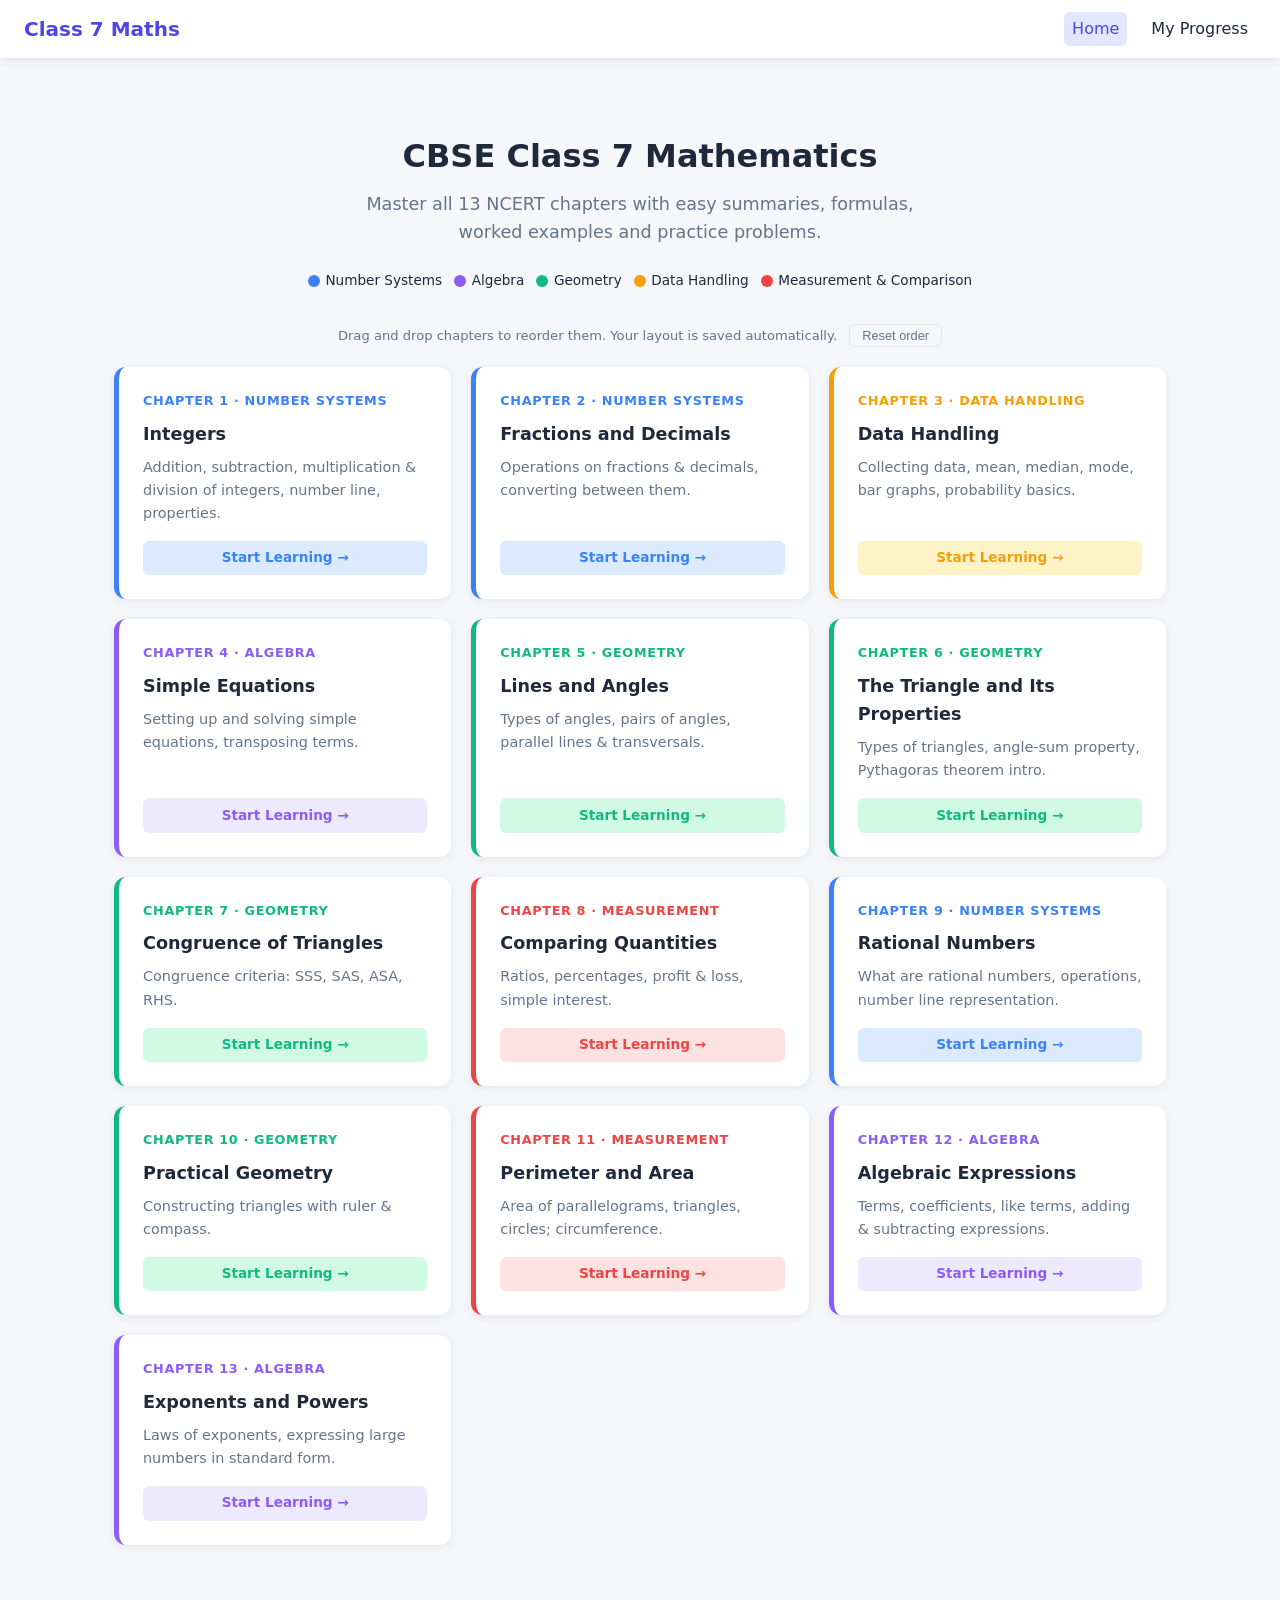
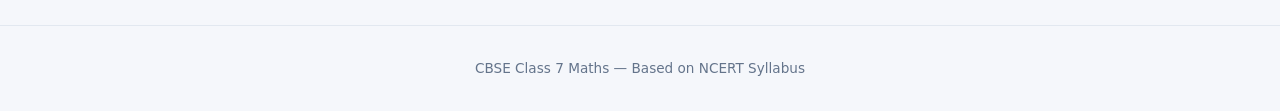
<file: index.html>
<!DOCTYPE html>
<html lang="en">
<head>
<meta charset="UTF-8">
<meta name="viewport" content="width=device-width,initial-scale=1">
<title>CBSE Class 7 Maths - NCERT</title>
<link rel="stylesheet" href="css/style.css">
</head>
<body>
<header class="navbar">
  <span class="logo">Class 7 Maths</span>
  <nav>
    <a href="index.html" class="active">Home</a>
    <a href="progress.html">My Progress</a>
  </nav>
</header>

<div class="container">
  <div class="hero">
    <h1>CBSE Class 7 Mathematics</h1>
    <p>Master all 13 NCERT chapters with easy summaries, formulas, worked examples and practice problems.</p>
  </div>

  <div class="legend">
    <span><i class="dot" style="background:var(--num)"></i> Number Systems</span>
    <span><i class="dot" style="background:var(--alg)"></i> Algebra</span>
    <span><i class="dot" style="background:var(--geo)"></i> Geometry</span>
    <span><i class="dot" style="background:var(--data)"></i> Data Handling</span>
    <span><i class="dot" style="background:var(--meas)"></i> Measurement &amp; Comparison</span>
  </div>

  <div class="drag-hint">Drag and drop chapters to reorder them. Your layout is saved automatically. <button class="reset-order-btn" onclick="resetCardOrder()">Reset order</button></div>
  <div class="chapter-grid" id="chapter-grid">
    <div class="card num" data-id="ch1" draggable="true">
      <span class="ch-num">Chapter 1 &middot; Number Systems</span>
      <h3>Integers</h3>
      <p>Addition, subtraction, multiplication &amp; division of integers, number line, properties.</p>
      <a href="chapters/ch1.html" class="btn">Start Learning &rarr;</a>
    </div>
    <div class="card num" data-id="ch2" draggable="true">
      <span class="ch-num">Chapter 2 &middot; Number Systems</span>
      <h3>Fractions and Decimals</h3>
      <p>Operations on fractions &amp; decimals, converting between them.</p>
      <a href="chapters/ch2.html" class="btn">Start Learning &rarr;</a>
    </div>
    <div class="card data" data-id="ch3" draggable="true">
      <span class="ch-num">Chapter 3 &middot; Data Handling</span>
      <h3>Data Handling</h3>
      <p>Collecting data, mean, median, mode, bar graphs, probability basics.</p>
      <a href="chapters/ch3.html" class="btn">Start Learning &rarr;</a>
    </div>
    <div class="card alg" data-id="ch4" draggable="true">
      <span class="ch-num">Chapter 4 &middot; Algebra</span>
      <h3>Simple Equations</h3>
      <p>Setting up and solving simple equations, transposing terms.</p>
      <a href="chapters/ch4.html" class="btn">Start Learning &rarr;</a>
    </div>
    <div class="card geo" data-id="ch5" draggable="true">
      <span class="ch-num">Chapter 5 &middot; Geometry</span>
      <h3>Lines and Angles</h3>
      <p>Types of angles, pairs of angles, parallel lines &amp; transversals.</p>
      <a href="chapters/ch5.html" class="btn">Start Learning &rarr;</a>
    </div>
    <div class="card geo" data-id="ch6" draggable="true">
      <span class="ch-num">Chapter 6 &middot; Geometry</span>
      <h3>The Triangle and Its Properties</h3>
      <p>Types of triangles, angle-sum property, Pythagoras theorem intro.</p>
      <a href="chapters/ch6.html" class="btn">Start Learning &rarr;</a>
    </div>
    <div class="card geo" data-id="ch7" draggable="true">
      <span class="ch-num">Chapter 7 &middot; Geometry</span>
      <h3>Congruence of Triangles</h3>
      <p>Congruence criteria: SSS, SAS, ASA, RHS.</p>
      <a href="chapters/ch7.html" class="btn">Start Learning &rarr;</a>
    </div>
    <div class="card meas" data-id="ch8" draggable="true">
      <span class="ch-num">Chapter 8 &middot; Measurement</span>
      <h3>Comparing Quantities</h3>
      <p>Ratios, percentages, profit &amp; loss, simple interest.</p>
      <a href="chapters/ch8.html" class="btn">Start Learning &rarr;</a>
    </div>
    <div class="card num" data-id="ch9" draggable="true">
      <span class="ch-num">Chapter 9 &middot; Number Systems</span>
      <h3>Rational Numbers</h3>
      <p>What are rational numbers, operations, number line representation.</p>
      <a href="chapters/ch9.html" class="btn">Start Learning &rarr;</a>
    </div>
    <div class="card geo" data-id="ch10" draggable="true">
      <span class="ch-num">Chapter 10 &middot; Geometry</span>
      <h3>Practical Geometry</h3>
      <p>Constructing triangles with ruler &amp; compass.</p>
      <a href="chapters/ch10.html" class="btn">Start Learning &rarr;</a>
    </div>
    <div class="card meas" data-id="ch11" draggable="true">
      <span class="ch-num">Chapter 11 &middot; Measurement</span>
      <h3>Perimeter and Area</h3>
      <p>Area of parallelograms, triangles, circles; circumference.</p>
      <a href="chapters/ch11.html" class="btn">Start Learning &rarr;</a>
    </div>
    <div class="card alg" data-id="ch12" draggable="true">
      <span class="ch-num">Chapter 12 &middot; Algebra</span>
      <h3>Algebraic Expressions</h3>
      <p>Terms, coefficients, like terms, adding &amp; subtracting expressions.</p>
      <a href="chapters/ch12.html" class="btn">Start Learning &rarr;</a>
    </div>
    <div class="card alg" data-id="ch13" draggable="true">
      <span class="ch-num">Chapter 13 &middot; Algebra</span>
      <h3>Exponents and Powers</h3>
      <p>Laws of exponents, expressing large numbers in standard form.</p>
      <a href="chapters/ch13.html" class="btn">Start Learning &rarr;</a>
    </div>
  </div>
</div>

<footer class="footer">CBSE Class 7 Maths &mdash; Based on NCERT Syllabus</footer>
<script src="js/main.js"></script>
</body>
</html>
</file>
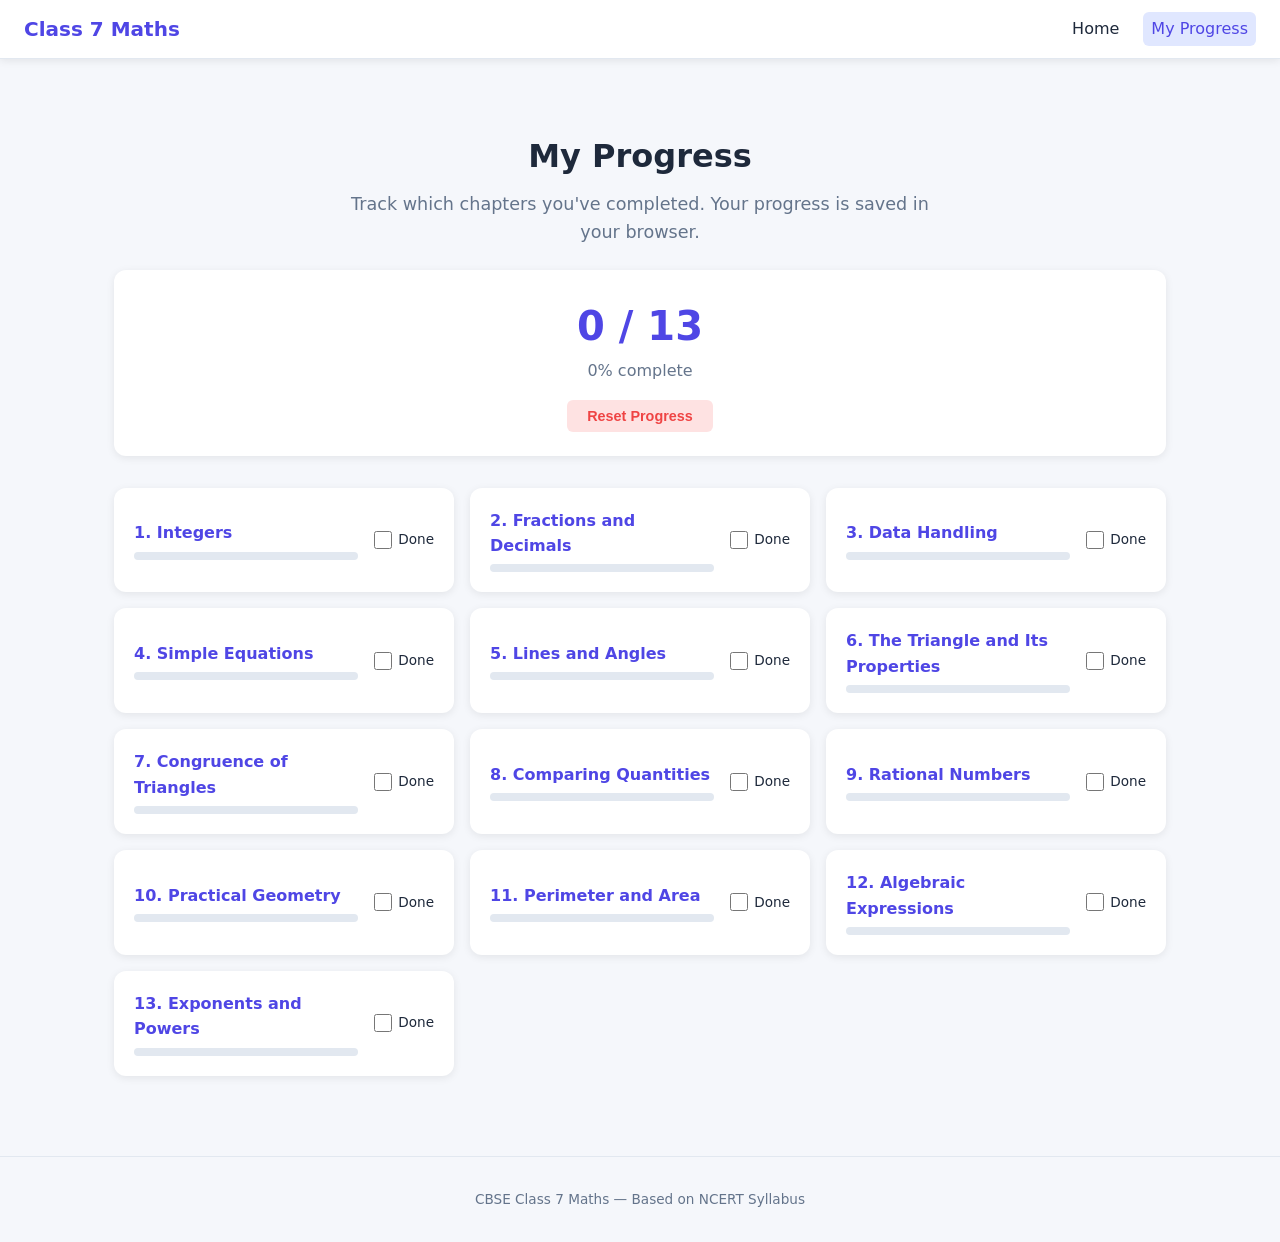
<file: progress.html>
<!DOCTYPE html>
<html lang="en">
<head>
<meta charset="UTF-8">
<meta name="viewport" content="width=device-width,initial-scale=1">
<title>My Progress - CBSE Class 7 Maths</title>
<link rel="stylesheet" href="css/style.css">
</head>
<body>
<header class="navbar">
  <span class="logo">Class 7 Maths</span>
  <nav>
    <a href="index.html">Home</a>
    <a href="progress.html" class="active">My Progress</a>
  </nav>
</header>

<div class="container">
  <div class="hero">
    <h1>My Progress</h1>
    <p>Track which chapters you've completed. Your progress is saved in your browser.</p>
  </div>

  <div class="progress-stats">
    <div class="big-num" id="progress-count">0 / 13</div>
    <p id="progress-pct">0% complete</p>
    <button class="reset-btn" onclick="resetProgress()">Reset Progress</button>
  </div>

  <div class="progress-grid">
    <div class="progress-card" data-ch="1">
      <div class="info">
        <h3><a href="chapters/ch1.html">1. Integers</a></h3>
        <div class="bar-bg"><div class="bar-fill" style="background:var(--num)"></div></div>
      </div>
      <label><input type="checkbox"> Done</label>
    </div>
    <div class="progress-card" data-ch="2">
      <div class="info">
        <h3><a href="chapters/ch2.html">2. Fractions and Decimals</a></h3>
        <div class="bar-bg"><div class="bar-fill" style="background:var(--num)"></div></div>
      </div>
      <label><input type="checkbox"> Done</label>
    </div>
    <div class="progress-card" data-ch="3">
      <div class="info">
        <h3><a href="chapters/ch3.html">3. Data Handling</a></h3>
        <div class="bar-bg"><div class="bar-fill" style="background:var(--data)"></div></div>
      </div>
      <label><input type="checkbox"> Done</label>
    </div>
    <div class="progress-card" data-ch="4">
      <div class="info">
        <h3><a href="chapters/ch4.html">4. Simple Equations</a></h3>
        <div class="bar-bg"><div class="bar-fill" style="background:var(--alg)"></div></div>
      </div>
      <label><input type="checkbox"> Done</label>
    </div>
    <div class="progress-card" data-ch="5">
      <div class="info">
        <h3><a href="chapters/ch5.html">5. Lines and Angles</a></h3>
        <div class="bar-bg"><div class="bar-fill" style="background:var(--geo)"></div></div>
      </div>
      <label><input type="checkbox"> Done</label>
    </div>
    <div class="progress-card" data-ch="6">
      <div class="info">
        <h3><a href="chapters/ch6.html">6. The Triangle and Its Properties</a></h3>
        <div class="bar-bg"><div class="bar-fill" style="background:var(--geo)"></div></div>
      </div>
      <label><input type="checkbox"> Done</label>
    </div>
    <div class="progress-card" data-ch="7">
      <div class="info">
        <h3><a href="chapters/ch7.html">7. Congruence of Triangles</a></h3>
        <div class="bar-bg"><div class="bar-fill" style="background:var(--geo)"></div></div>
      </div>
      <label><input type="checkbox"> Done</label>
    </div>
    <div class="progress-card" data-ch="8">
      <div class="info">
        <h3><a href="chapters/ch8.html">8. Comparing Quantities</a></h3>
        <div class="bar-bg"><div class="bar-fill" style="background:var(--meas)"></div></div>
      </div>
      <label><input type="checkbox"> Done</label>
    </div>
    <div class="progress-card" data-ch="9">
      <div class="info">
        <h3><a href="chapters/ch9.html">9. Rational Numbers</a></h3>
        <div class="bar-bg"><div class="bar-fill" style="background:var(--num)"></div></div>
      </div>
      <label><input type="checkbox"> Done</label>
    </div>
    <div class="progress-card" data-ch="10">
      <div class="info">
        <h3><a href="chapters/ch10.html">10. Practical Geometry</a></h3>
        <div class="bar-bg"><div class="bar-fill" style="background:var(--geo)"></div></div>
      </div>
      <label><input type="checkbox"> Done</label>
    </div>
    <div class="progress-card" data-ch="11">
      <div class="info">
        <h3><a href="chapters/ch11.html">11. Perimeter and Area</a></h3>
        <div class="bar-bg"><div class="bar-fill" style="background:var(--meas)"></div></div>
      </div>
      <label><input type="checkbox"> Done</label>
    </div>
    <div class="progress-card" data-ch="12">
      <div class="info">
        <h3><a href="chapters/ch12.html">12. Algebraic Expressions</a></h3>
        <div class="bar-bg"><div class="bar-fill" style="background:var(--alg)"></div></div>
      </div>
      <label><input type="checkbox"> Done</label>
    </div>
    <div class="progress-card" data-ch="13">
      <div class="info">
        <h3><a href="chapters/ch13.html">13. Exponents and Powers</a></h3>
        <div class="bar-bg"><div class="bar-fill" style="background:var(--alg)"></div></div>
      </div>
      <label><input type="checkbox"> Done</label>
    </div>
  </div>
</div>

<footer class="footer">CBSE Class 7 Maths &mdash; Based on NCERT Syllabus</footer>
<script src="js/main.js"></script>
</body>
</html>
</file>
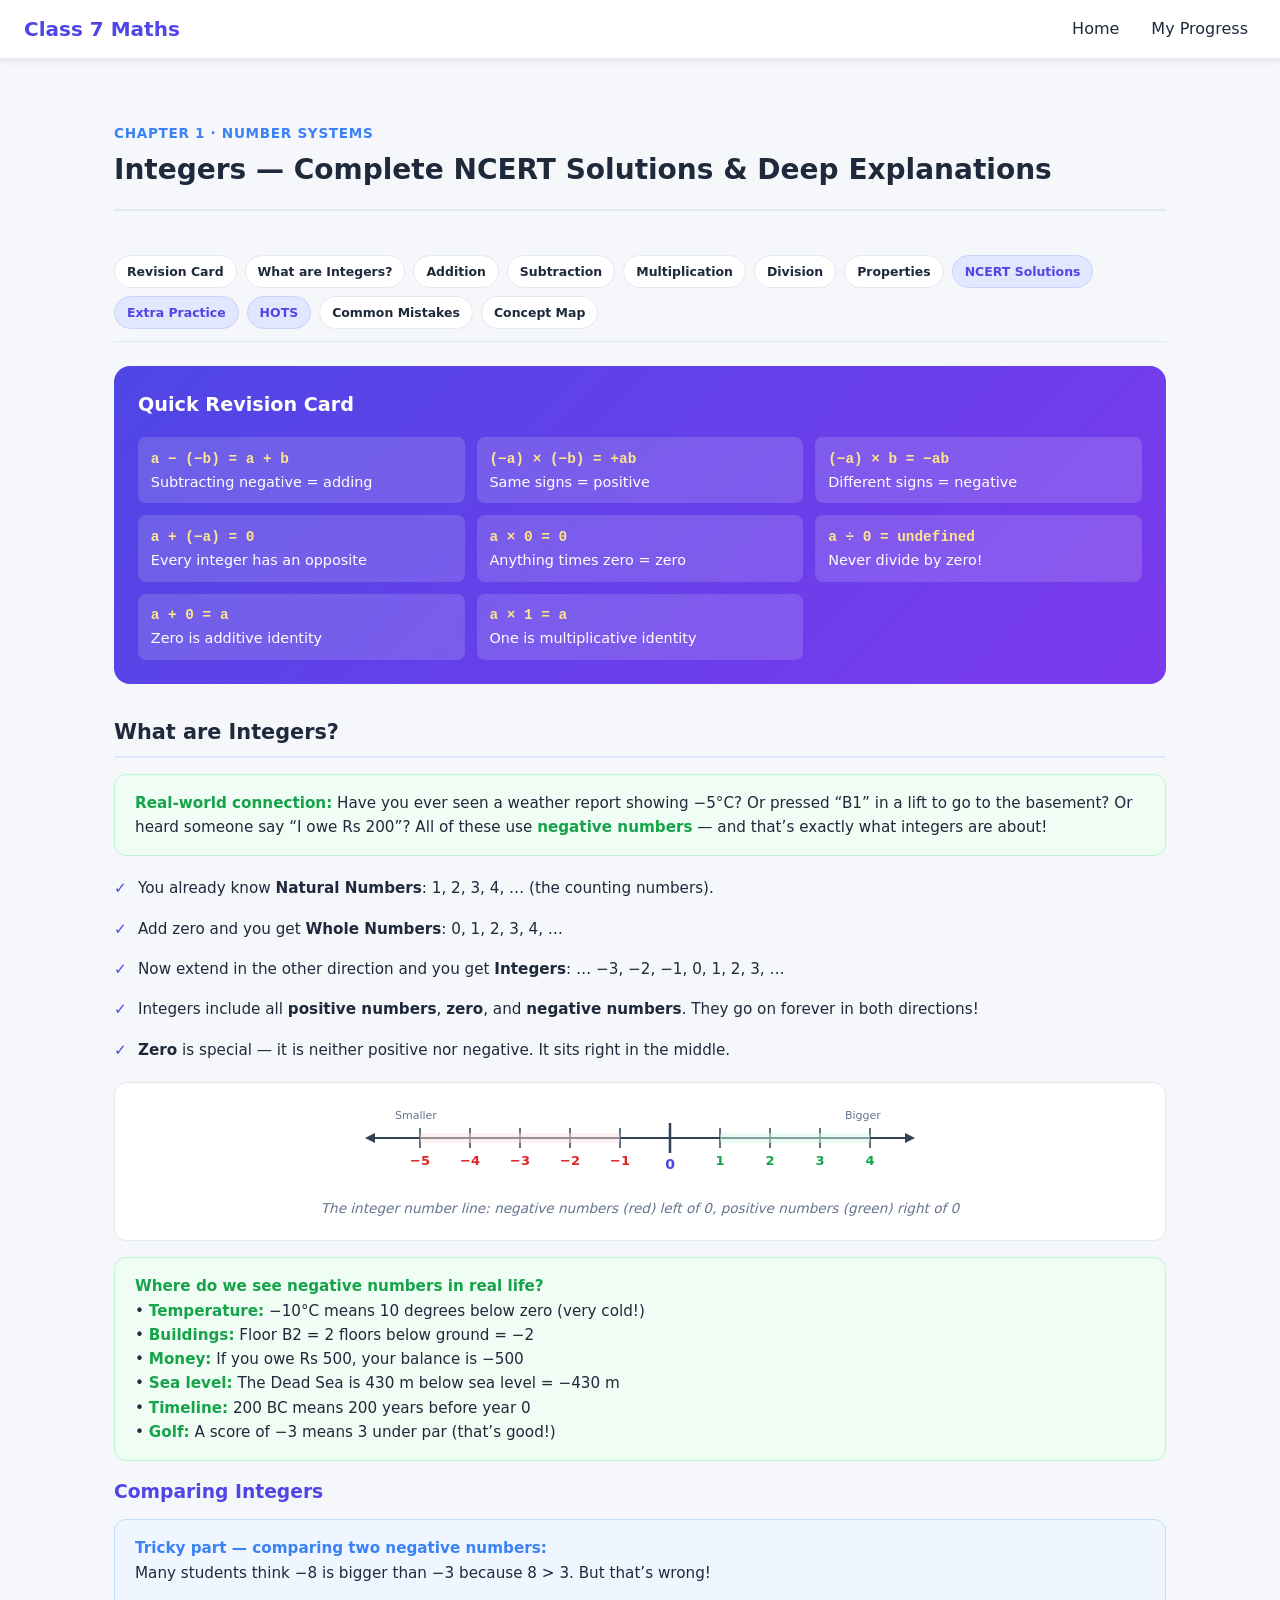
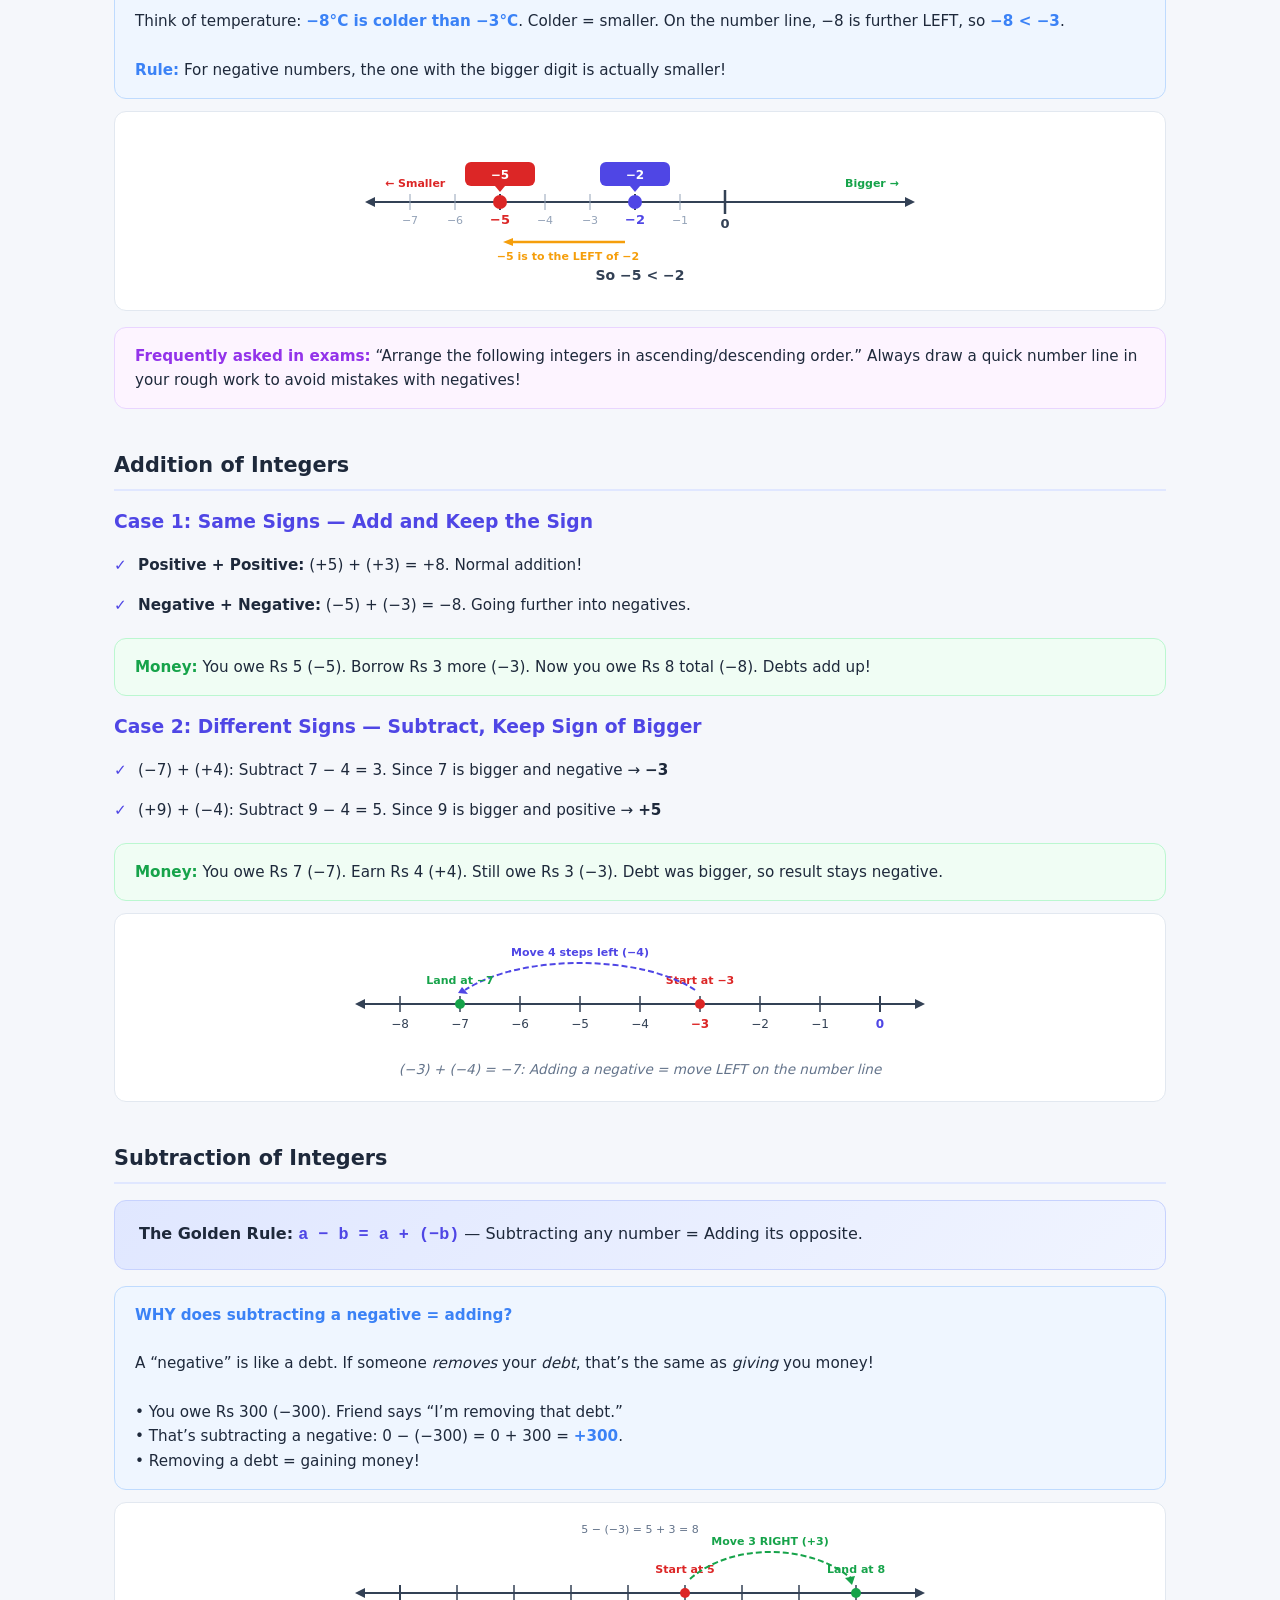
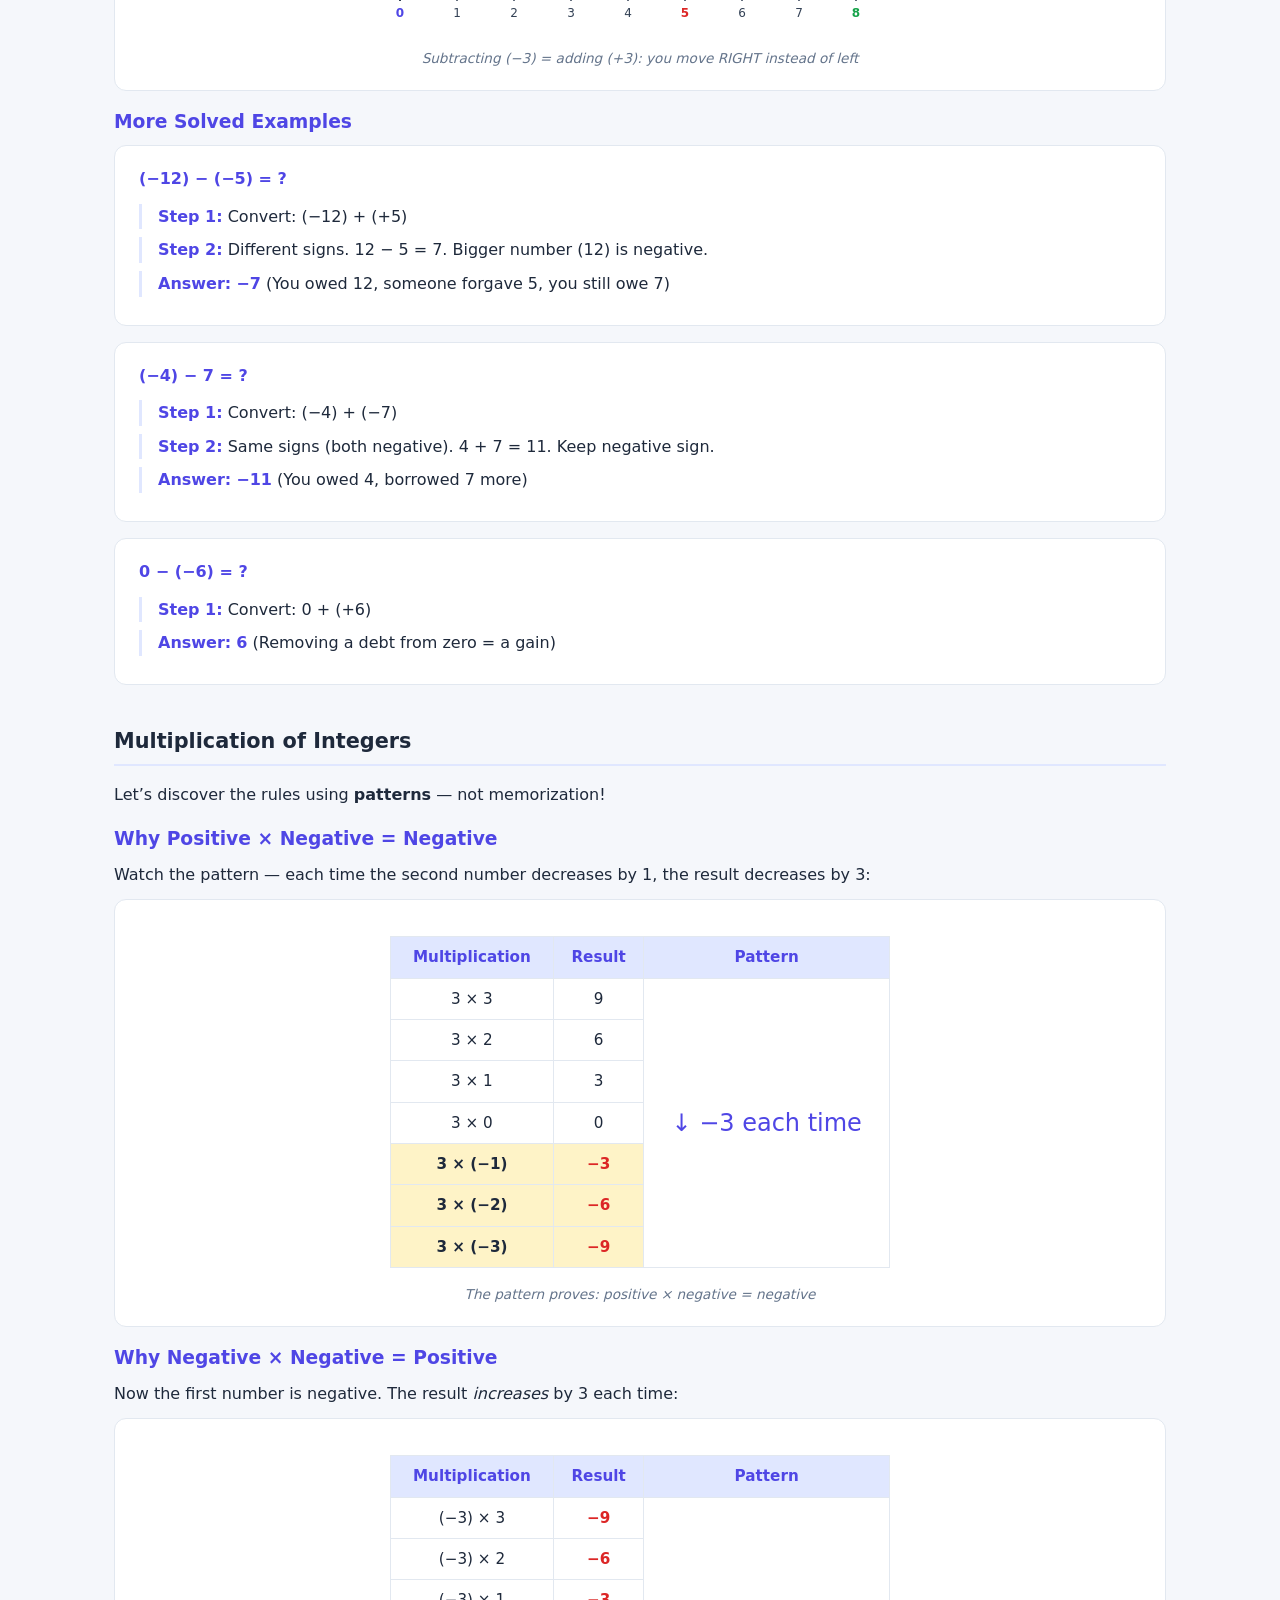
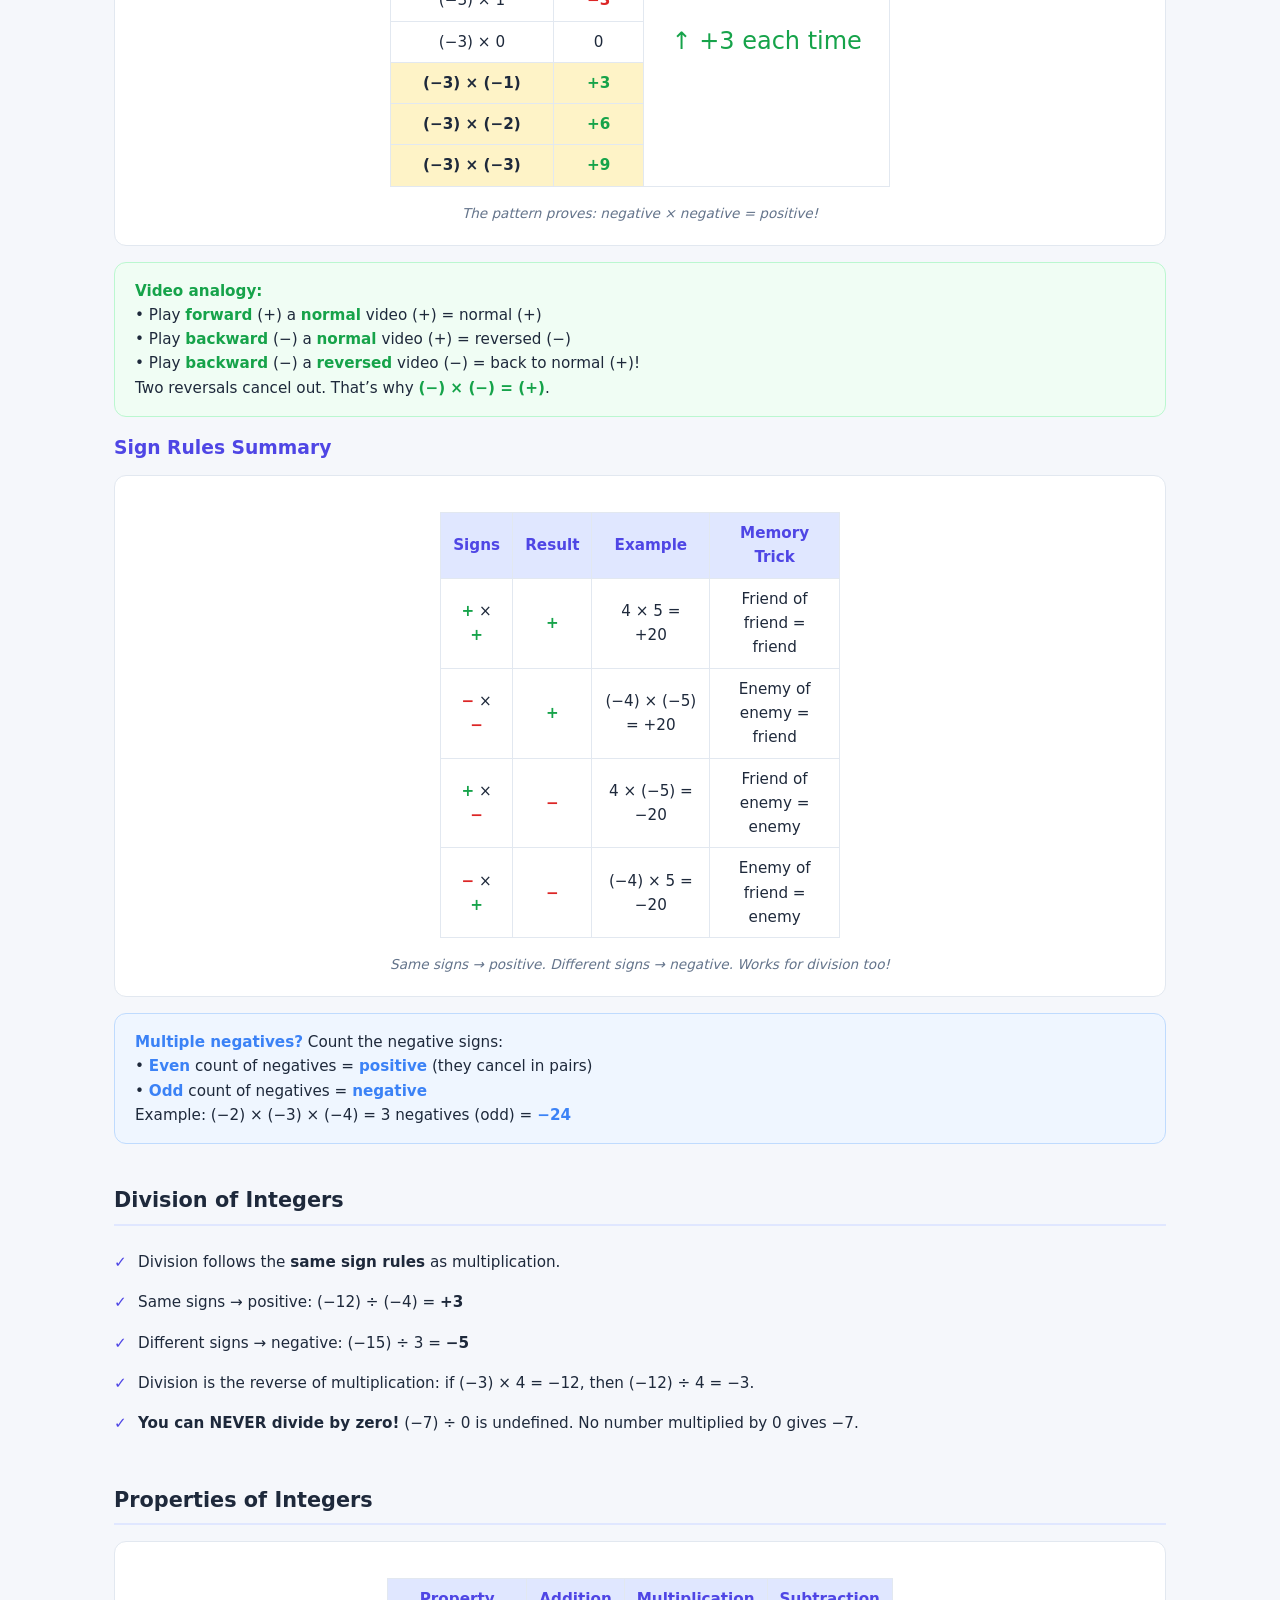
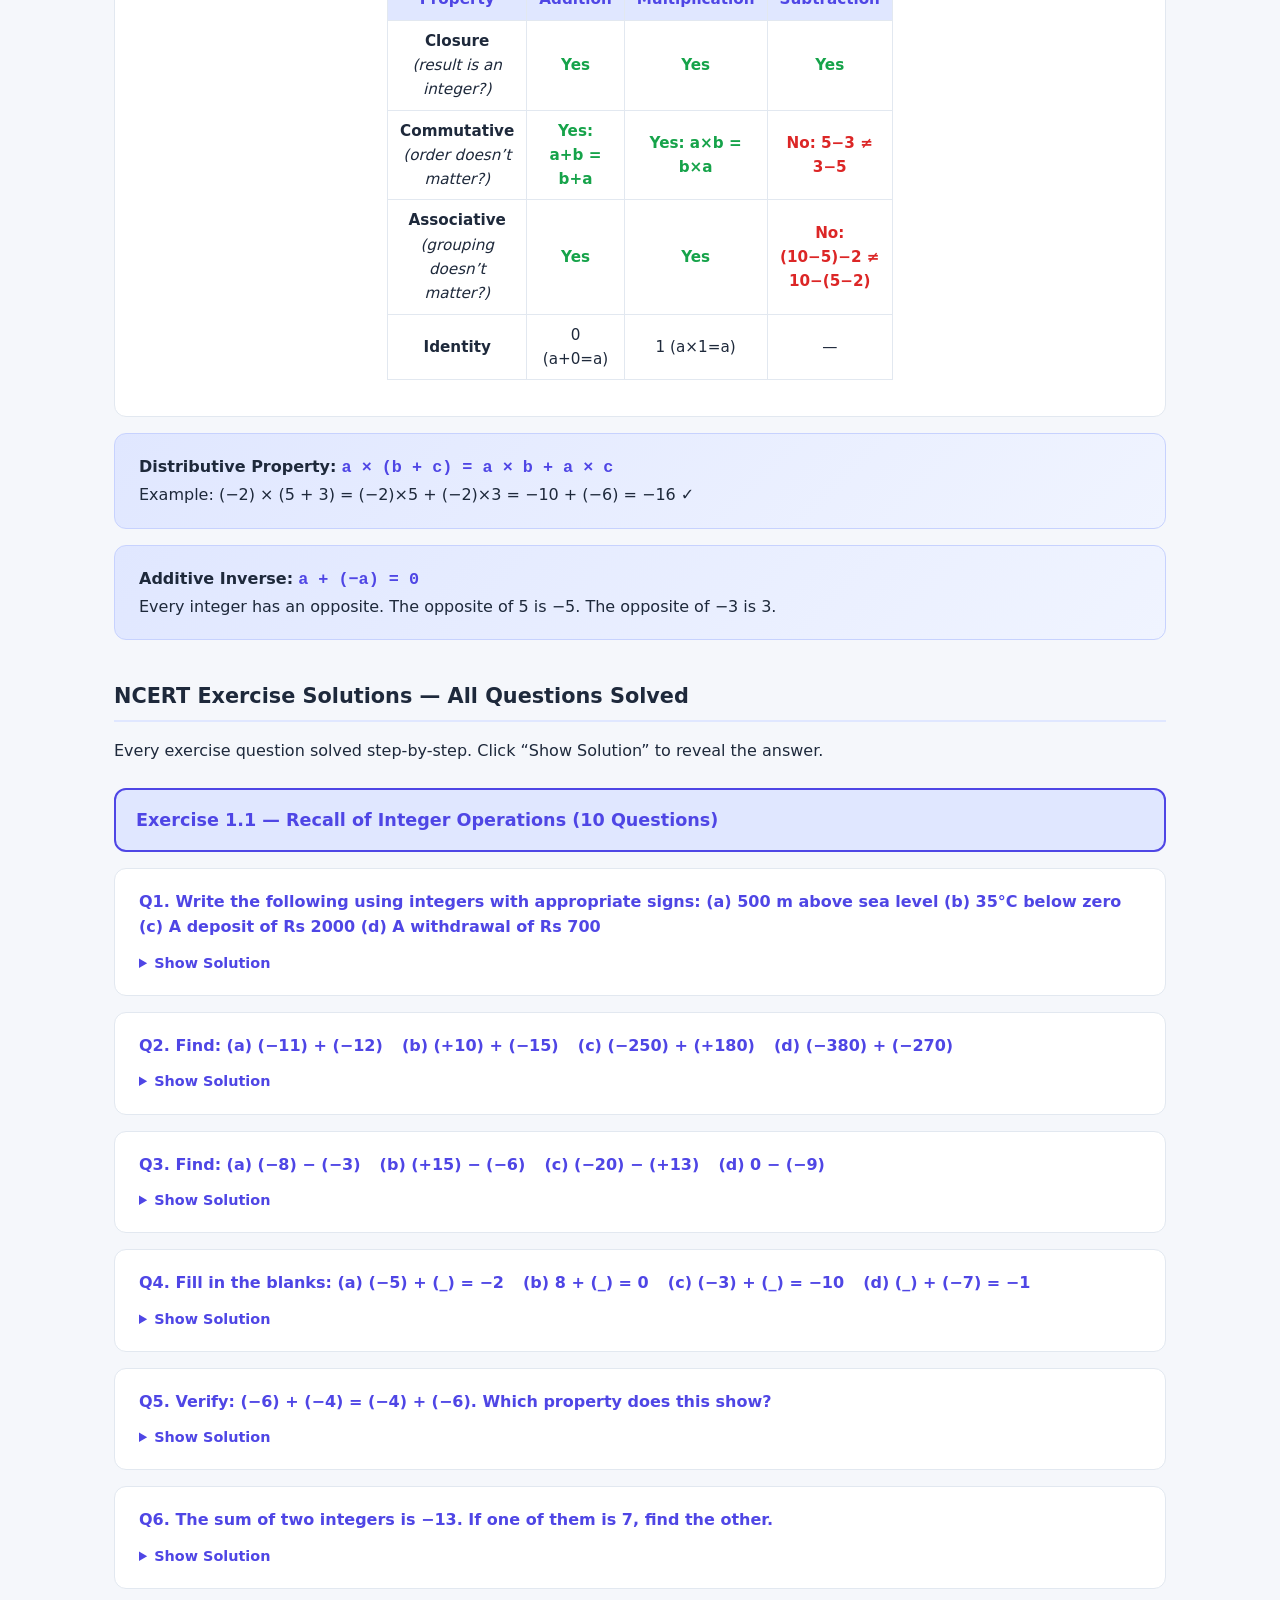
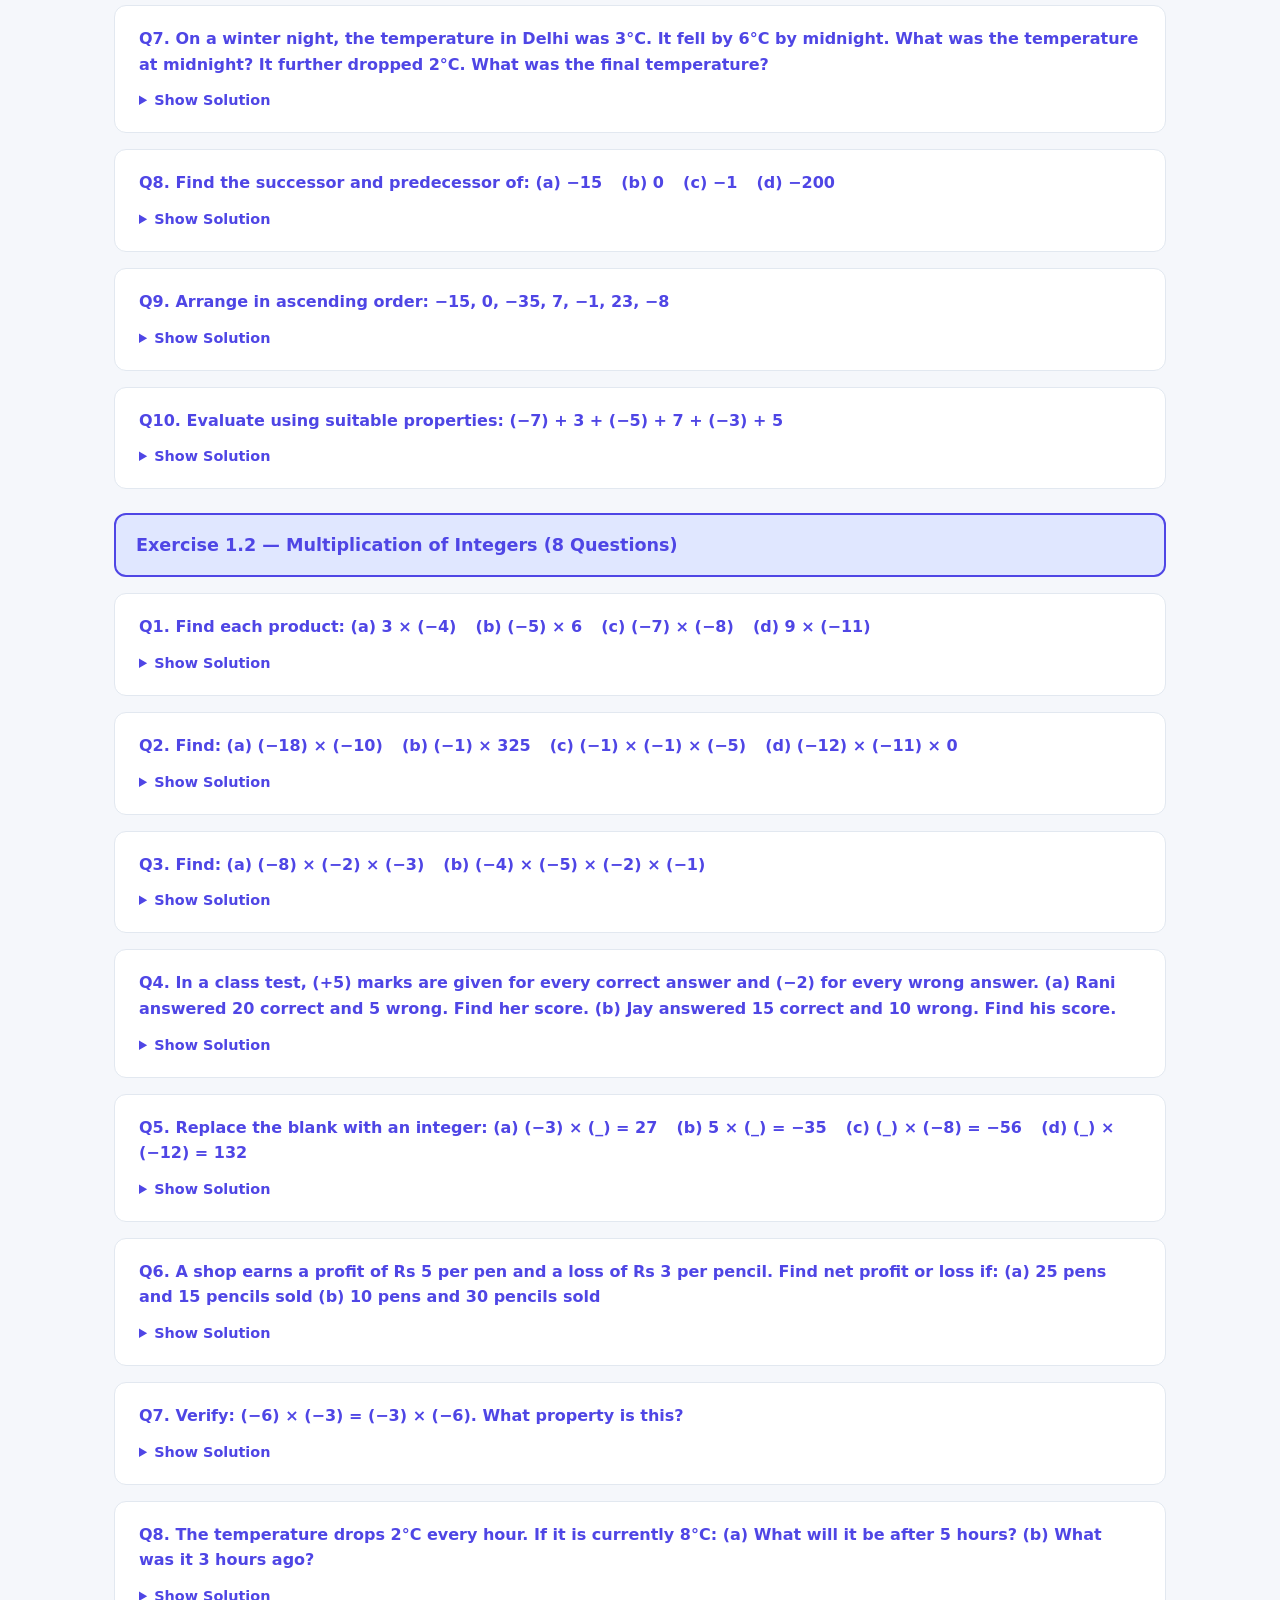
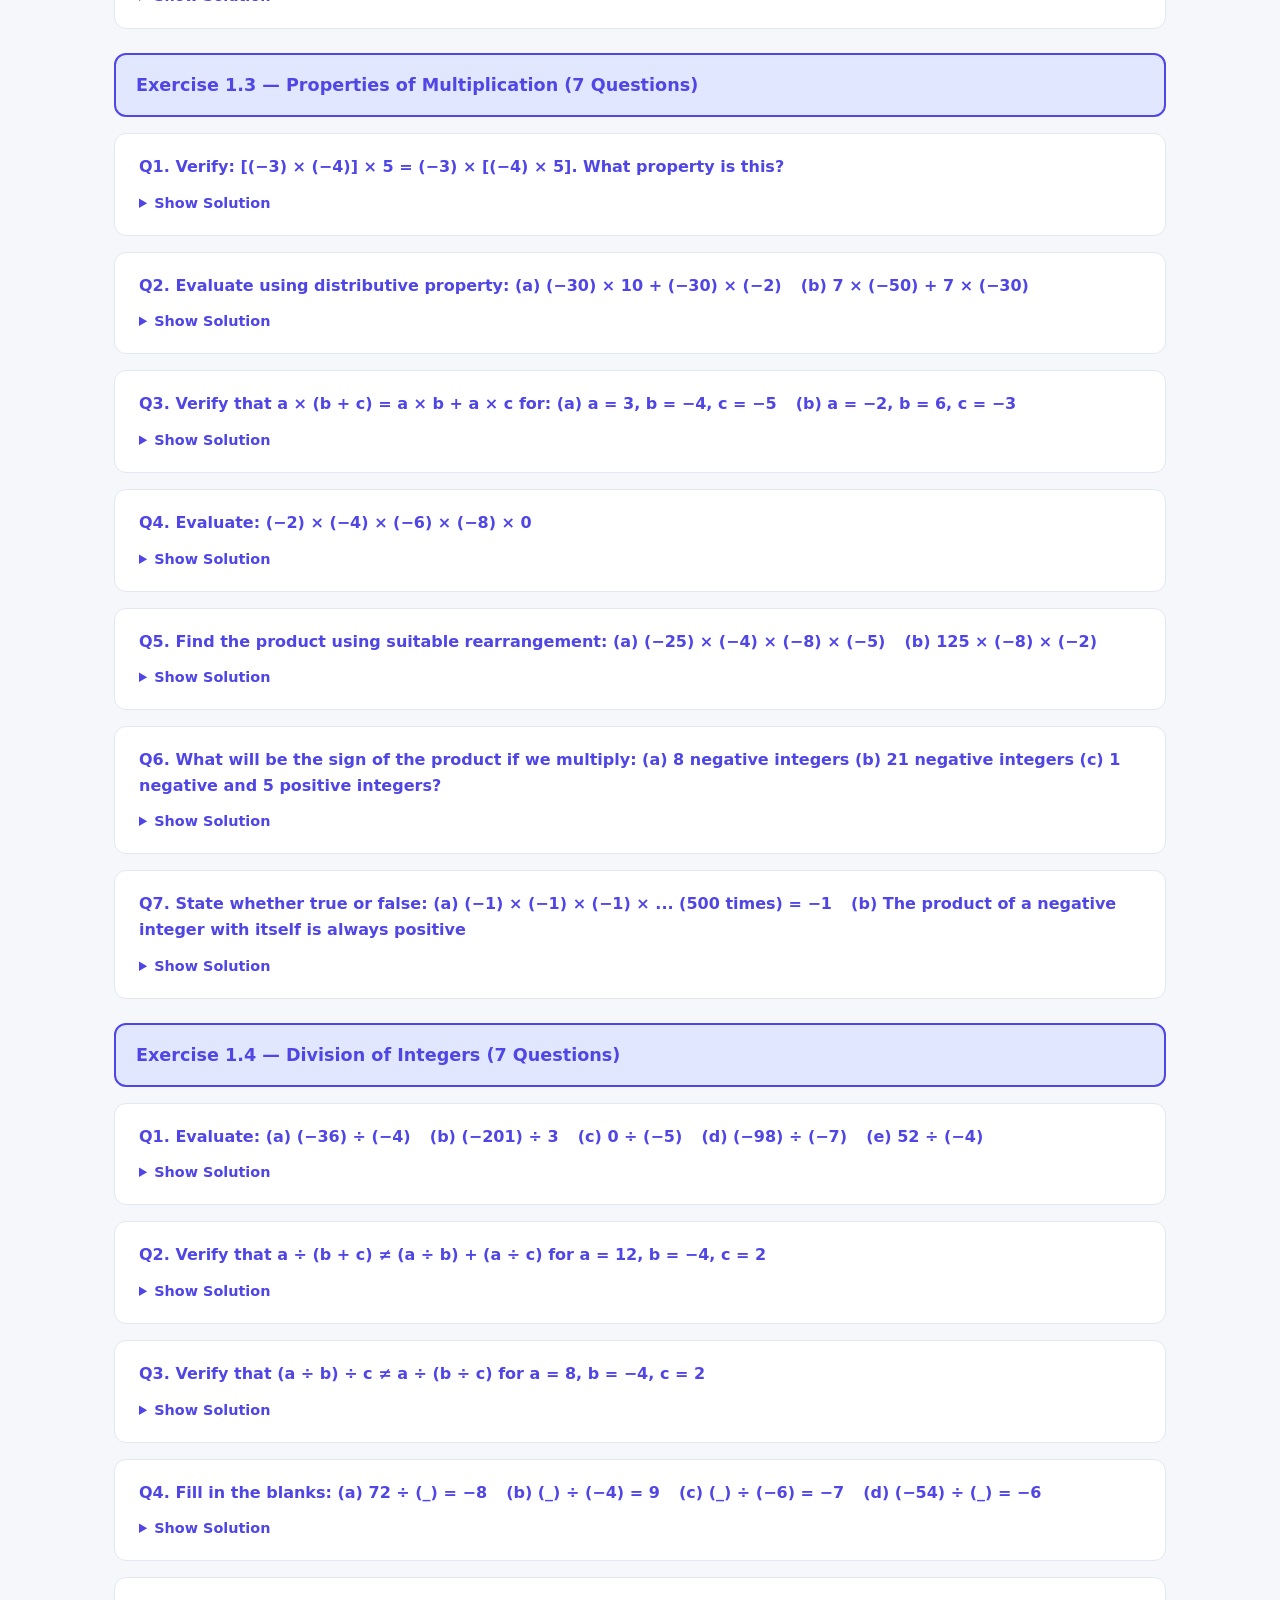
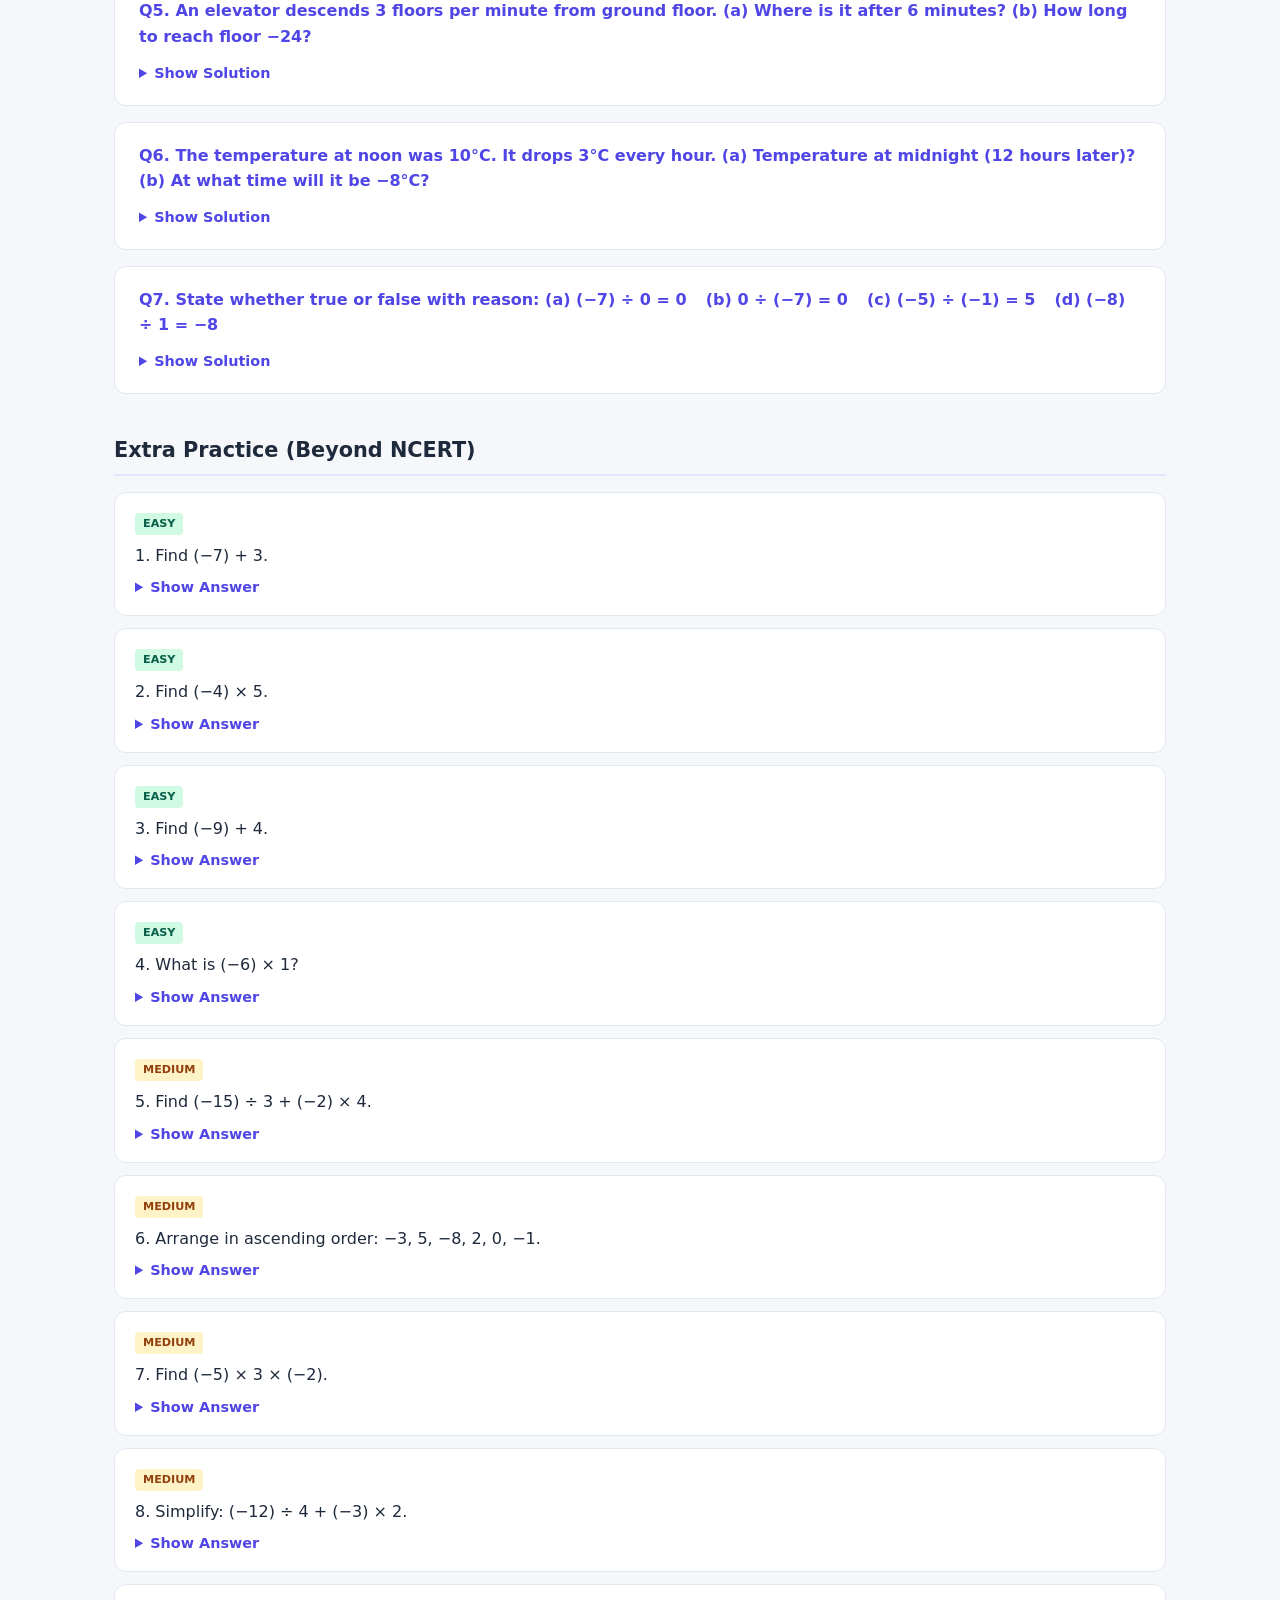
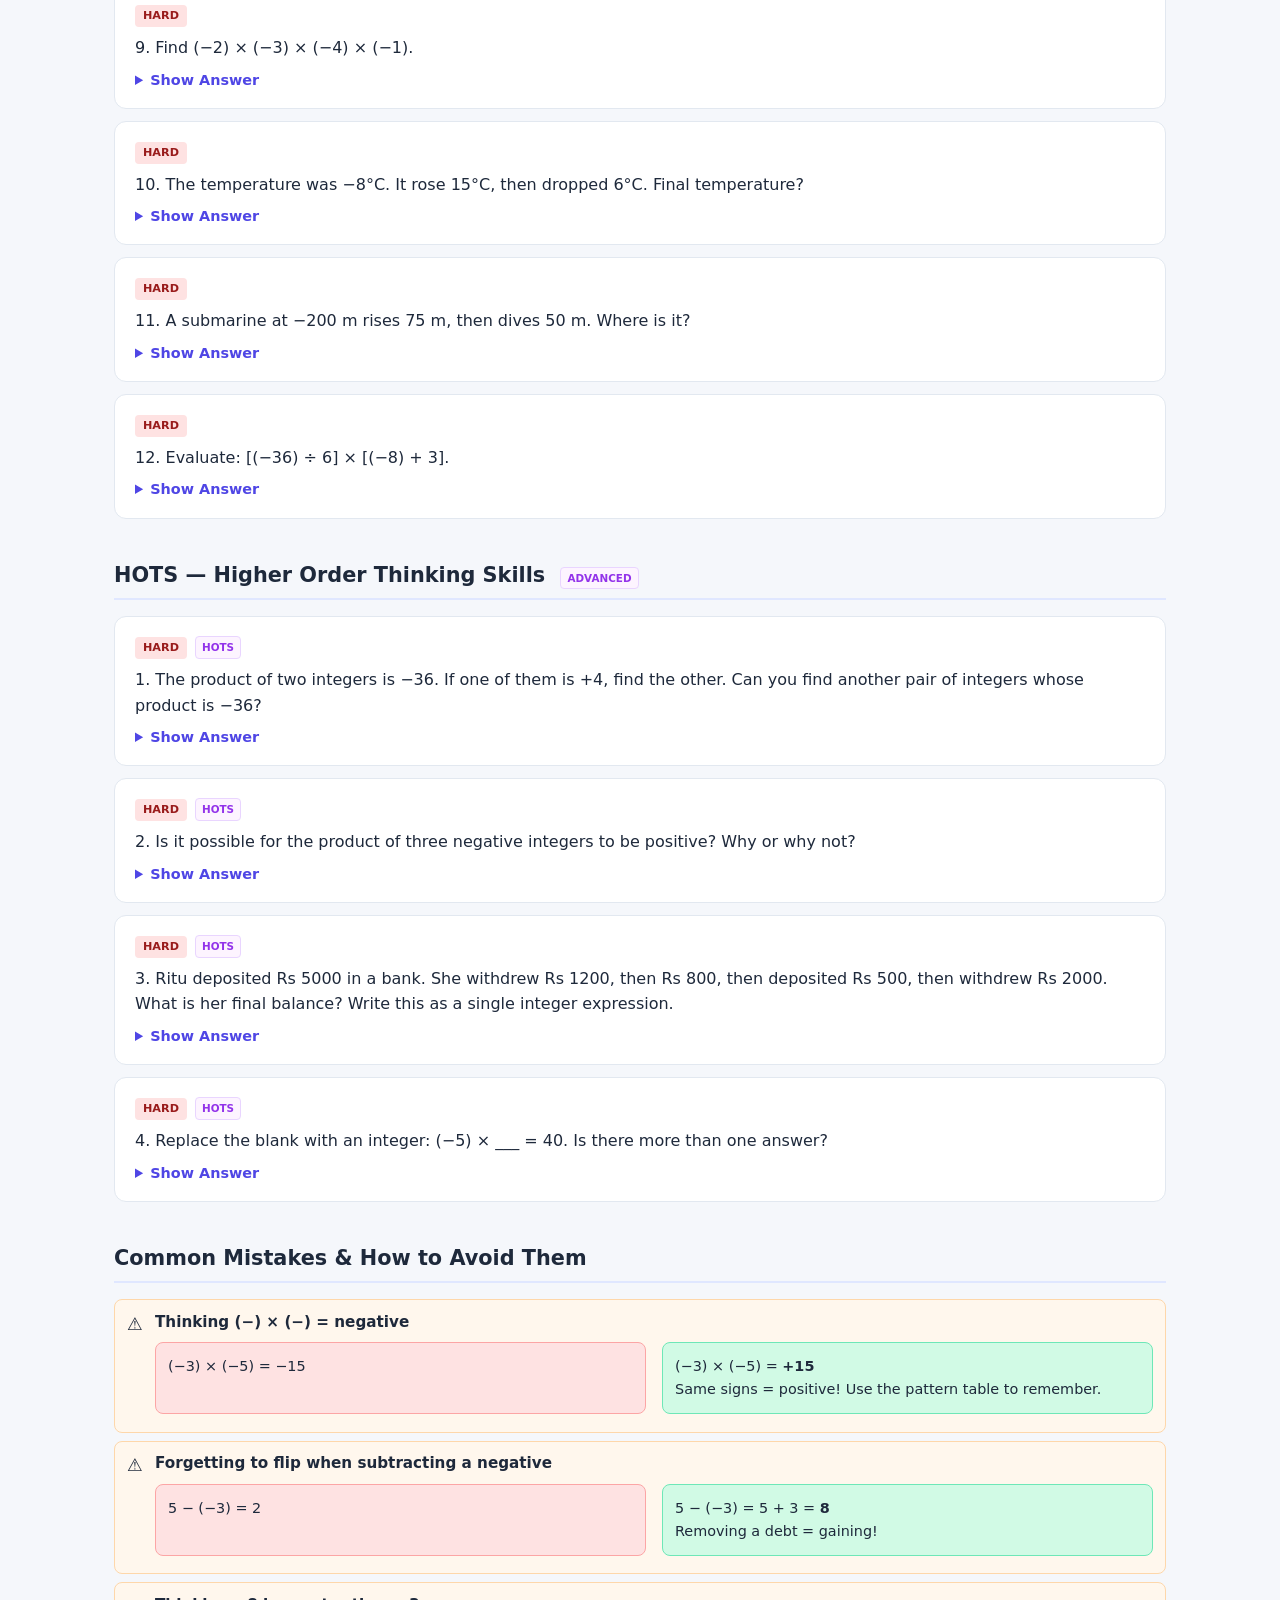
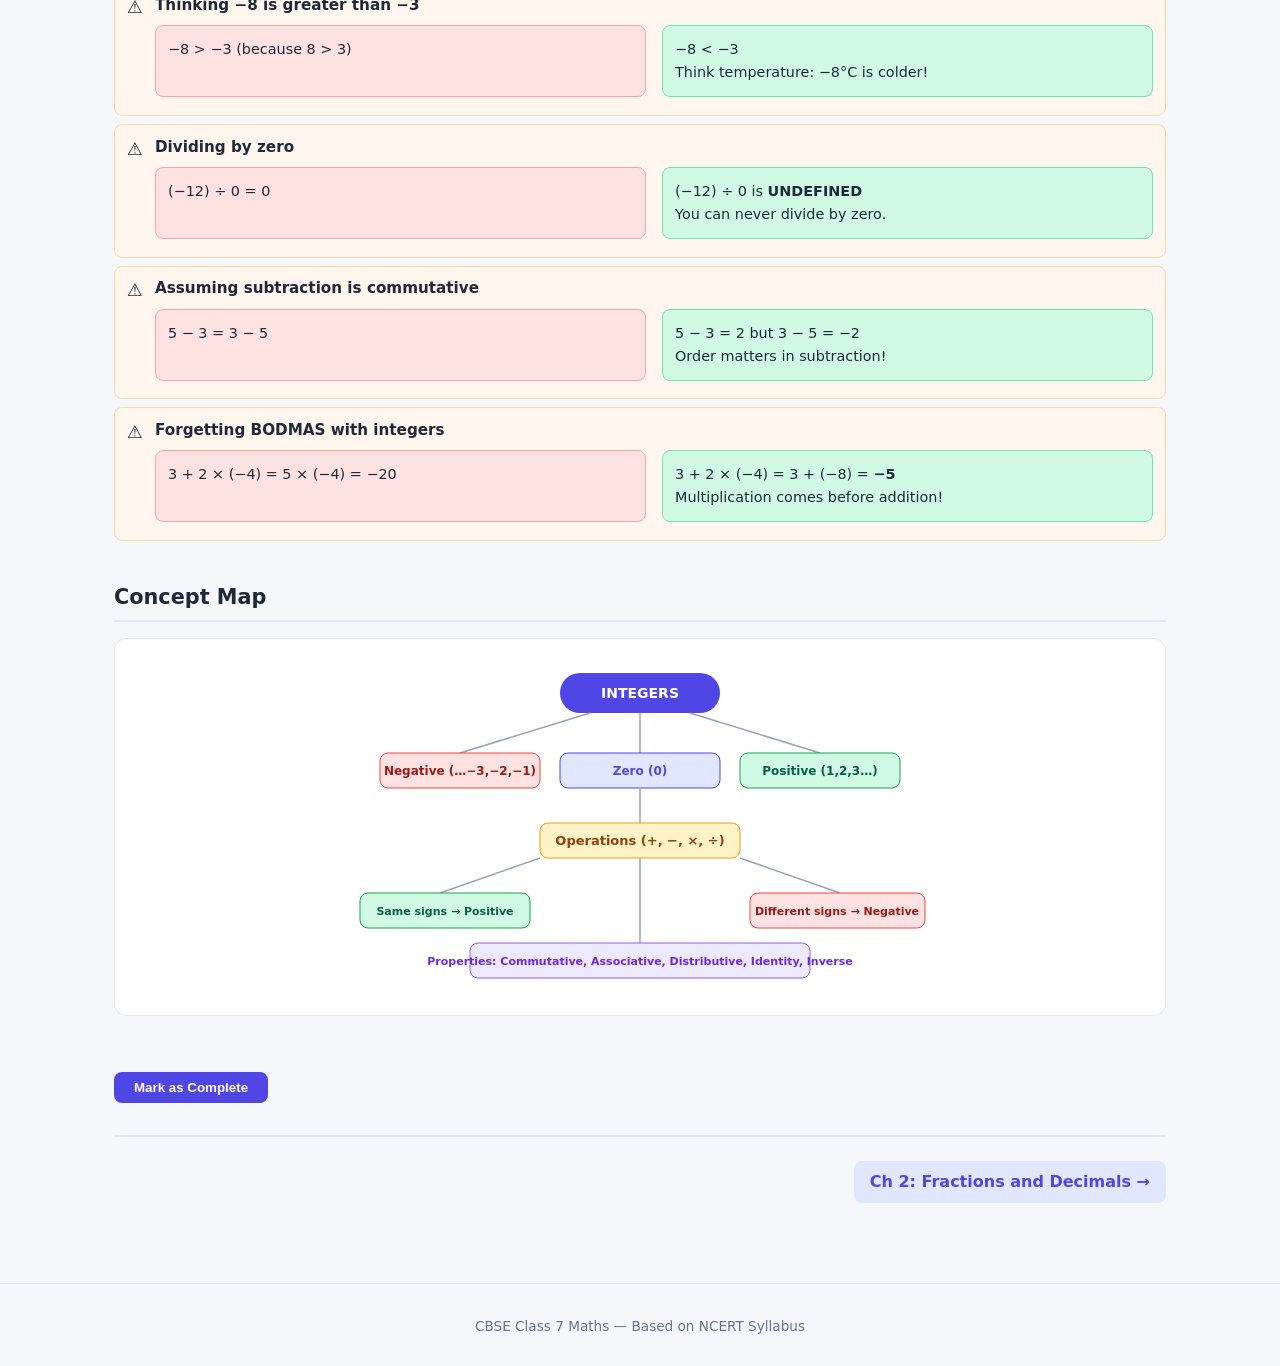
<file: chapters/ch1.html>
<!DOCTYPE html>
<html lang="en">
<head>
<meta charset="UTF-8">
<meta name="viewport" content="width=device-width,initial-scale=1">
<meta name="chapter-num" content="1">
<title>NCERT Solutions Class 7 Maths Chapter 1 Integers - CBSE Study Guide</title>
<meta name="description" content="NCERT Solutions for Class 7 Maths Chapter 1 Integers. All exercises solved step-by-step with diagrams, real-world examples, HOTS questions and exam tips.">
<link rel="stylesheet" href="../css/style.css">
<style>
.pattern-table{width:100%;max-width:500px;margin:1rem auto;border-collapse:collapse}
.pattern-table th,.pattern-table td{border:1px solid #e2e8f0;padding:.5rem .75rem;text-align:center;font-size:.95rem}
.pattern-table th{background:var(--primary-light);color:var(--primary);font-weight:700}
.pattern-table .highlight{background:#fef3c7;font-weight:700}
.pattern-table .result-pos{color:#16a34a;font-weight:700}
.pattern-table .result-neg{color:#dc2626;font-weight:700}
.real-world{background:#f0fdf4;border:1px solid #bbf7d0;border-radius:12px;padding:1rem 1.25rem;margin:.75rem 0;font-size:.95rem}
.real-world strong{color:#16a34a}
.why-box{background:#eff6ff;border:1px solid #bfdbfe;border-radius:12px;padding:1rem 1.25rem;margin:.75rem 0;font-size:.95rem}
.why-box strong{color:#3b82f6}
.exam-tip{background:#fdf4ff;border:1px solid #e9d5ff;border-radius:12px;padding:1rem 1.25rem;margin:.75rem 0;font-size:.95rem}
.exam-tip strong{color:#9333ea}
.wrong-right{display:flex;gap:1rem;flex-wrap:wrap;margin:.5rem 0}
.wrong-right .wrong,.wrong-right .right{flex:1;min-width:200px;padding:.75rem;border-radius:8px;font-size:.9rem}
.wrong-right .wrong{background:#fee2e2;border:1px solid #fca5a5}
.wrong-right .right{background:#d1fae5;border:1px solid #6ee7b7}
.revision-card{background:linear-gradient(135deg,#4f46e5,#7c3aed);color:#fff;border-radius:16px;padding:1.5rem;margin-bottom:2rem}
.revision-card h2{color:#fff;border:none;padding:0;margin-bottom:1rem;font-size:1.2rem}
.revision-card .formula-grid{display:grid;grid-template-columns:repeat(auto-fill,minmax(250px,1fr));gap:.75rem}
.revision-card .f-item{background:rgba(255,255,255,.15);border-radius:8px;padding:.6rem .8rem;font-size:.9rem;backdrop-filter:blur(4px)}
.revision-card .f-item code{color:#fde68a;font-weight:700}
.exercise-header{background:var(--primary-light);border:2px solid var(--primary);border-radius:12px;padding:1rem 1.25rem;margin:1.5rem 0 1rem;font-size:1.1rem;font-weight:700;color:var(--primary)}
.concept-map{background:#fff;border:1px solid #e2e8f0;border-radius:var(--radius);padding:1.5rem;margin:1rem 0;text-align:center}
.step-reveal{margin-top:.5rem}
.step-reveal summary{cursor:pointer;color:var(--primary);font-weight:600;font-size:.9rem}
.step-reveal .steps-content{padding:.75rem;margin-top:.5rem;background:#f8fafc;border-radius:8px;border:1px solid #e2e8f0}
.hots-tag{display:inline-block;font-size:.65rem;font-weight:700;text-transform:uppercase;padding:2px 6px;border-radius:4px;background:#fdf4ff;color:#9333ea;border:1px solid #e9d5ff;margin-left:.5rem}
</style>
</head>
<body>
<header class="navbar">
  <span class="logo">Class 7 Maths</span>
  <nav>
    <a href="../index.html">Home</a>
    <a href="../progress.html">My Progress</a>
  </nav>
</header>

<div class="container">
  <div class="chapter-header">
    <div class="ch-label" style="color:var(--num)">Chapter 1 &middot; Number Systems</div>
    <h1>Integers &mdash; Complete NCERT Solutions &amp; Deep Explanations</h1>
  </div>

  <!-- ===== TOPIC NAV ===== -->
  <nav class="topic-nav">
    <a href="#revision">Revision Card</a>
    <a href="#what-are-integers">What are Integers?</a>
    <a href="#addition">Addition</a>
    <a href="#subtraction">Subtraction</a>
    <a href="#multiplication">Multiplication</a>
    <a href="#division">Division</a>
    <a href="#properties">Properties</a>
    <a href="#ncert-solutions" class="nav-exercise">NCERT Solutions</a>
    <a href="#extra-practice" class="nav-exercise">Extra Practice</a>
    <a href="#hots" class="nav-exercise">HOTS</a>
    <a href="#mistakes">Common Mistakes</a>
    <a href="#concept-map">Concept Map</a>
  </nav>

  <!-- ===== QUICK REVISION CARD ===== -->
  <div class="revision-card" id="revision">
    <h2>Quick Revision Card</h2>
    <div class="formula-grid">
      <div class="f-item"><code>a &minus; (&minus;b) = a + b</code><br>Subtracting negative = adding</div>
      <div class="f-item"><code>(&minus;a) &times; (&minus;b) = +ab</code><br>Same signs = positive</div>
      <div class="f-item"><code>(&minus;a) &times; b = &minus;ab</code><br>Different signs = negative</div>
      <div class="f-item"><code>a + (&minus;a) = 0</code><br>Every integer has an opposite</div>
      <div class="f-item"><code>a &times; 0 = 0</code><br>Anything times zero = zero</div>
      <div class="f-item"><code>a &divide; 0 = undefined</code><br>Never divide by zero!</div>
      <div class="f-item"><code>a + 0 = a</code><br>Zero is additive identity</div>
      <div class="f-item"><code>a &times; 1 = a</code><br>One is multiplicative identity</div>
    </div>
  </div>

  <!-- ===== SECTION 1: What are Integers? ===== -->
  <div class="section">
    <h2 id="what-are-integers">What are Integers?</h2>
    <div class="real-world">
      <strong>Real-world connection:</strong> Have you ever seen a weather report showing &minus;5&deg;C? Or pressed &ldquo;B1&rdquo; in a lift to go to the basement? Or heard someone say &ldquo;I owe Rs 200&rdquo;? All of these use <strong>negative numbers</strong> &mdash; and that&rsquo;s exactly what integers are about!
    </div>
    <ul class="summary-list">
      <li>You already know <strong>Natural Numbers</strong>: 1, 2, 3, 4, &hellip; (the counting numbers).</li>
      <li>Add zero and you get <strong>Whole Numbers</strong>: 0, 1, 2, 3, 4, &hellip;</li>
      <li>Now extend in the other direction and you get <strong>Integers</strong>: &hellip; &minus;3, &minus;2, &minus;1, 0, 1, 2, 3, &hellip;</li>
      <li>Integers include all <strong>positive numbers</strong>, <strong>zero</strong>, and <strong>negative numbers</strong>. They go on forever in both directions!</li>
      <li><strong>Zero</strong> is special &mdash; it is neither positive nor negative. It sits right in the middle.</li>
    </ul>
    <figure class="diagram">
      <svg viewBox="0 0 600 80" width="600" height="80" xmlns="http://www.w3.org/2000/svg">
        <line x1="30" y1="35" x2="570" y2="35" stroke="#334155" stroke-width="2"/>
        <polygon points="25,35 35,30 35,40" fill="#334155"/><polygon points="575,35 565,30 565,40" fill="#334155"/>
        <line x1="80" y1="25" x2="80" y2="45" stroke="#334155" stroke-width="1.5"/><text x="80" y="62" text-anchor="middle" font-size="13" fill="#dc2626" font-weight="600">&minus;5</text>
        <line x1="130" y1="25" x2="130" y2="45" stroke="#334155" stroke-width="1.5"/><text x="130" y="62" text-anchor="middle" font-size="13" fill="#dc2626" font-weight="600">&minus;4</text>
        <line x1="180" y1="25" x2="180" y2="45" stroke="#334155" stroke-width="1.5"/><text x="180" y="62" text-anchor="middle" font-size="13" fill="#dc2626" font-weight="600">&minus;3</text>
        <line x1="230" y1="25" x2="230" y2="45" stroke="#334155" stroke-width="1.5"/><text x="230" y="62" text-anchor="middle" font-size="13" fill="#dc2626" font-weight="600">&minus;2</text>
        <line x1="280" y1="25" x2="280" y2="45" stroke="#334155" stroke-width="1.5"/><text x="280" y="62" text-anchor="middle" font-size="13" fill="#dc2626" font-weight="600">&minus;1</text>
        <line x1="330" y1="20" x2="330" y2="50" stroke="#334155" stroke-width="2.5"/><text x="330" y="66" text-anchor="middle" font-size="14" fill="#4f46e5" font-weight="800">0</text>
        <line x1="380" y1="25" x2="380" y2="45" stroke="#334155" stroke-width="1.5"/><text x="380" y="62" text-anchor="middle" font-size="13" fill="#16a34a" font-weight="600">1</text>
        <line x1="430" y1="25" x2="430" y2="45" stroke="#334155" stroke-width="1.5"/><text x="430" y="62" text-anchor="middle" font-size="13" fill="#16a34a" font-weight="600">2</text>
        <line x1="480" y1="25" x2="480" y2="45" stroke="#334155" stroke-width="1.5"/><text x="480" y="62" text-anchor="middle" font-size="13" fill="#16a34a" font-weight="600">3</text>
        <line x1="530" y1="25" x2="530" y2="45" stroke="#334155" stroke-width="1.5"/><text x="530" y="62" text-anchor="middle" font-size="13" fill="#16a34a" font-weight="600">4</text>
        <text x="55" y="16" font-size="11" fill="#64748b">Smaller</text><text x="505" y="16" font-size="11" fill="#64748b">Bigger</text>
        <rect x="80" y="30" width="200" height="10" rx="3" fill="#fee2e2" opacity="0.5"/>
        <rect x="380" y="30" width="150" height="10" rx="3" fill="#d1fae5" opacity="0.5"/>
      </svg>
      <figcaption>The integer number line: negative numbers (red) left of 0, positive numbers (green) right of 0</figcaption>
    </figure>
    <div class="real-world">
      <strong>Where do we see negative numbers in real life?</strong><br>
      &bull; <strong>Temperature:</strong> &minus;10&deg;C means 10 degrees below zero (very cold!)<br>
      &bull; <strong>Buildings:</strong> Floor B2 = 2 floors below ground = &minus;2<br>
      &bull; <strong>Money:</strong> If you owe Rs 500, your balance is &minus;500<br>
      &bull; <strong>Sea level:</strong> The Dead Sea is 430 m below sea level = &minus;430 m<br>
      &bull; <strong>Timeline:</strong> 200 BC means 200 years before year 0<br>
      &bull; <strong>Golf:</strong> A score of &minus;3 means 3 under par (that&rsquo;s good!)
    </div>

    <h3 style="color:var(--primary);margin:1rem 0 .5rem">Comparing Integers</h3>
    <div class="why-box">
      <strong>Tricky part &mdash; comparing two negative numbers:</strong><br>
      Many students think &minus;8 is bigger than &minus;3 because 8 &gt; 3. But that&rsquo;s wrong!<br><br>
      Think of temperature: <strong>&minus;8&deg;C is colder than &minus;3&deg;C</strong>. Colder = smaller. On the number line, &minus;8 is further LEFT, so <strong>&minus;8 &lt; &minus;3</strong>.<br><br>
      <strong>Rule:</strong> For negative numbers, the one with the bigger digit is actually smaller!
    </div>
    <figure class="diagram">
      <svg viewBox="0 0 600 150" width="600" height="150" xmlns="http://www.w3.org/2000/svg">
        <style>@keyframes pulseRed{0%,100%{r:7}50%{r:10}}@keyframes pulseBlue{0%,100%{r:7}50%{r:10}}.dot5{animation:pulseRed 1.5s ease-in-out infinite}.dot2{animation:pulseBlue 1.5s ease-in-out 0.5s infinite}</style>
        <line x1="30" y1="70" x2="570" y2="70" stroke="#334155" stroke-width="2"/>
        <polygon points="25,70 35,65 35,75" fill="#334155"/><polygon points="575,70 565,65 565,75" fill="#334155"/>
        <text x="45" y="55" font-size="11" fill="#dc2626" font-weight="600">&larr; Smaller</text>
        <text x="505" y="55" font-size="11" fill="#16a34a" font-weight="600">Bigger &rarr;</text>
        <line x1="70" y1="62" x2="70" y2="78" stroke="#94a3b8" stroke-width="1"/><text x="70" y="92" text-anchor="middle" font-size="11" fill="#94a3b8">&minus;7</text>
        <line x1="115" y1="62" x2="115" y2="78" stroke="#94a3b8" stroke-width="1"/><text x="115" y="92" text-anchor="middle" font-size="11" fill="#94a3b8">&minus;6</text>
        <line x1="160" y1="62" x2="160" y2="78" stroke="#334155" stroke-width="2"/><text x="160" y="92" text-anchor="middle" font-size="13" fill="#dc2626" font-weight="700">&minus;5</text>
        <line x1="205" y1="62" x2="205" y2="78" stroke="#94a3b8" stroke-width="1"/><text x="205" y="92" text-anchor="middle" font-size="11" fill="#94a3b8">&minus;4</text>
        <line x1="250" y1="62" x2="250" y2="78" stroke="#94a3b8" stroke-width="1"/><text x="250" y="92" text-anchor="middle" font-size="11" fill="#94a3b8">&minus;3</text>
        <line x1="295" y1="62" x2="295" y2="78" stroke="#334155" stroke-width="2"/><text x="295" y="92" text-anchor="middle" font-size="13" fill="#4f46e5" font-weight="700">&minus;2</text>
        <line x1="340" y1="62" x2="340" y2="78" stroke="#94a3b8" stroke-width="1"/><text x="340" y="92" text-anchor="middle" font-size="11" fill="#94a3b8">&minus;1</text>
        <line x1="385" y1="58" x2="385" y2="82" stroke="#334155" stroke-width="2.5"/><text x="385" y="96" text-anchor="middle" font-size="13" fill="#334155" font-weight="800">0</text>
        <circle cx="160" cy="70" class="dot5" r="7" fill="#dc2626"/>
        <g><rect x="125" y="30" width="70" height="24" rx="6" fill="#dc2626"/><text x="160" y="47" text-anchor="middle" font-size="12" fill="#fff" font-weight="700">&minus;5</text><polygon points="155,54 165,54 160,60" fill="#dc2626"/></g>
        <circle cx="295" cy="70" class="dot2" r="7" fill="#4f46e5"/>
        <g><rect x="260" y="30" width="70" height="24" rx="6" fill="#4f46e5"/><text x="295" y="47" text-anchor="middle" font-size="12" fill="#fff" font-weight="700">&minus;2</text><polygon points="290,54 300,54 295,60" fill="#4f46e5"/></g>
        <line x1="170" y1="110" x2="285" y2="110" stroke="#f59e0b" stroke-width="2.5"/>
        <polygon points="173,106 163,110 173,114" fill="#f59e0b"/>
        <text x="228" y="128" text-anchor="middle" font-size="11" fill="#f59e0b" font-weight="700">&minus;5 is to the LEFT of &minus;2</text>
        <text x="300" y="148" text-anchor="middle" font-size="14" fill="#334155" font-weight="700">So &minus;5 &lt; &minus;2</text>
      </svg>
    </figure>
    <div class="exam-tip">
      <strong>Frequently asked in exams:</strong> &ldquo;Arrange the following integers in ascending/descending order.&rdquo; Always draw a quick number line in your rough work to avoid mistakes with negatives!
    </div>
  </div>

  <!-- ===== SECTION 2: Addition & Subtraction ===== -->
  <div class="section">
    <h2 id="addition">Addition of Integers</h2>

    <h3 style="color:var(--primary);margin:1rem 0 .5rem">Case 1: Same Signs &mdash; Add and Keep the Sign</h3>
    <ul class="summary-list">
      <li><strong>Positive + Positive:</strong> (+5) + (+3) = +8. Normal addition!</li>
      <li><strong>Negative + Negative:</strong> (&minus;5) + (&minus;3) = &minus;8. Going further into negatives.</li>
    </ul>
    <div class="real-world">
      <strong>Money:</strong> You owe Rs 5 (&minus;5). Borrow Rs 3 more (&minus;3). Now you owe Rs 8 total (&minus;8). Debts add up!
    </div>

    <h3 style="color:var(--primary);margin:1rem 0 .5rem">Case 2: Different Signs &mdash; Subtract, Keep Sign of Bigger</h3>
    <ul class="summary-list">
      <li>(&minus;7) + (+4): Subtract 7 &minus; 4 = 3. Since 7 is bigger and negative &rarr; <strong>&minus;3</strong></li>
      <li>(+9) + (&minus;4): Subtract 9 &minus; 4 = 5. Since 9 is bigger and positive &rarr; <strong>+5</strong></li>
    </ul>
    <div class="real-world">
      <strong>Money:</strong> You owe Rs 7 (&minus;7). Earn Rs 4 (+4). Still owe Rs 3 (&minus;3). Debt was bigger, so result stays negative.
    </div>

    <figure class="diagram">
      <svg viewBox="0 0 600 110" width="600" height="110" xmlns="http://www.w3.org/2000/svg">
        <line x1="20" y1="70" x2="580" y2="70" stroke="#334155" stroke-width="2"/>
        <polygon points="15,70 25,65 25,75" fill="#334155"/><polygon points="585,70 575,65 575,75" fill="#334155"/>
        <line x1="60" y1="62" x2="60" y2="78" stroke="#334155" stroke-width="1.5"/><text x="60" y="94" text-anchor="middle" font-size="12" fill="#334155">&minus;8</text>
        <line x1="120" y1="62" x2="120" y2="78" stroke="#334155" stroke-width="1.5"/><text x="120" y="94" text-anchor="middle" font-size="12" fill="#334155">&minus;7</text>
        <line x1="180" y1="62" x2="180" y2="78" stroke="#334155" stroke-width="1.5"/><text x="180" y="94" text-anchor="middle" font-size="12" fill="#334155">&minus;6</text>
        <line x1="240" y1="62" x2="240" y2="78" stroke="#334155" stroke-width="1.5"/><text x="240" y="94" text-anchor="middle" font-size="12" fill="#334155">&minus;5</text>
        <line x1="300" y1="62" x2="300" y2="78" stroke="#334155" stroke-width="1.5"/><text x="300" y="94" text-anchor="middle" font-size="12" fill="#334155">&minus;4</text>
        <line x1="360" y1="62" x2="360" y2="78" stroke="#334155" stroke-width="1.5"/><text x="360" y="94" text-anchor="middle" font-size="12" fill="#dc2626" font-weight="700">&minus;3</text>
        <line x1="420" y1="62" x2="420" y2="78" stroke="#334155" stroke-width="1.5"/><text x="420" y="94" text-anchor="middle" font-size="12" fill="#334155">&minus;2</text>
        <line x1="480" y1="62" x2="480" y2="78" stroke="#334155" stroke-width="1.5"/><text x="480" y="94" text-anchor="middle" font-size="12" fill="#334155">&minus;1</text>
        <line x1="540" y1="62" x2="540" y2="78" stroke="#334155" stroke-width="2"/><text x="540" y="94" text-anchor="middle" font-size="12" fill="#4f46e5" font-weight="700">0</text>
        <circle cx="360" cy="70" r="5" fill="#dc2626"/><text x="360" y="50" text-anchor="middle" font-size="11" fill="#dc2626" font-weight="600">Start at &minus;3</text>
        <path d="M 355,56 C 300,20 180,20 125,56" fill="none" stroke="#4f46e5" stroke-width="2" stroke-dasharray="6,3"/>
        <polygon points="122,53 128,60 118,59" fill="#4f46e5"/>
        <text x="240" y="22" text-anchor="middle" font-size="11" fill="#4f46e5" font-weight="600">Move 4 steps left (&minus;4)</text>
        <circle cx="120" cy="70" r="5" fill="#16a34a"/><text x="120" y="50" text-anchor="middle" font-size="11" fill="#16a34a" font-weight="600">Land at &minus;7</text>
      </svg>
      <figcaption>(&minus;3) + (&minus;4) = &minus;7: Adding a negative = move LEFT on the number line</figcaption>
    </figure>
  </div>

  <div class="section">
    <h2 id="subtraction">Subtraction of Integers</h2>
    <div class="formula-box">
      <strong>The Golden Rule:</strong> <code>a &minus; b = a + (&minus;b)</code> &mdash; Subtracting any number = Adding its opposite.
    </div>
    <div class="why-box">
      <strong>WHY does subtracting a negative = adding?</strong><br><br>
      A &ldquo;negative&rdquo; is like a debt. If someone <em>removes</em> your <em>debt</em>, that&rsquo;s the same as <em>giving</em> you money!<br><br>
      &bull; You owe Rs 300 (&minus;300). Friend says &ldquo;I&rsquo;m removing that debt.&rdquo;<br>
      &bull; That&rsquo;s subtracting a negative: 0 &minus; (&minus;300) = 0 + 300 = <strong>+300</strong>.<br>
      &bull; Removing a debt = gaining money!
    </div>
    <figure class="diagram">
      <svg viewBox="0 0 600 110" width="600" height="110" xmlns="http://www.w3.org/2000/svg">
        <line x1="20" y1="70" x2="580" y2="70" stroke="#334155" stroke-width="2"/>
        <polygon points="15,70 25,65 25,75" fill="#334155"/><polygon points="585,70 575,65 575,75" fill="#334155"/>
        <line x1="60" y1="62" x2="60" y2="78" stroke="#334155" stroke-width="2"/><text x="60" y="94" text-anchor="middle" font-size="12" fill="#4f46e5" font-weight="700">0</text>
        <line x1="117" y1="62" x2="117" y2="78" stroke="#334155" stroke-width="1.5"/><text x="117" y="94" text-anchor="middle" font-size="12" fill="#334155">1</text>
        <line x1="174" y1="62" x2="174" y2="78" stroke="#334155" stroke-width="1.5"/><text x="174" y="94" text-anchor="middle" font-size="12" fill="#334155">2</text>
        <line x1="231" y1="62" x2="231" y2="78" stroke="#334155" stroke-width="1.5"/><text x="231" y="94" text-anchor="middle" font-size="12" fill="#334155">3</text>
        <line x1="288" y1="62" x2="288" y2="78" stroke="#334155" stroke-width="1.5"/><text x="288" y="94" text-anchor="middle" font-size="12" fill="#334155">4</text>
        <line x1="345" y1="62" x2="345" y2="78" stroke="#334155" stroke-width="1.5"/><text x="345" y="94" text-anchor="middle" font-size="12" fill="#dc2626" font-weight="700">5</text>
        <line x1="402" y1="62" x2="402" y2="78" stroke="#334155" stroke-width="1.5"/><text x="402" y="94" text-anchor="middle" font-size="12" fill="#334155">6</text>
        <line x1="459" y1="62" x2="459" y2="78" stroke="#334155" stroke-width="1.5"/><text x="459" y="94" text-anchor="middle" font-size="12" fill="#334155">7</text>
        <line x1="516" y1="62" x2="516" y2="78" stroke="#334155" stroke-width="1.5"/><text x="516" y="94" text-anchor="middle" font-size="12" fill="#16a34a" font-weight="700">8</text>
        <circle cx="345" cy="70" r="5" fill="#dc2626"/><text x="345" y="50" text-anchor="middle" font-size="11" fill="#dc2626" font-weight="600">Start at 5</text>
        <path d="M 350,56 C 390,20 470,20 512,56" fill="none" stroke="#16a34a" stroke-width="2" stroke-dasharray="6,3"/>
        <polygon points="515,53 512,62 505,55" fill="#16a34a"/>
        <text x="430" y="22" text-anchor="middle" font-size="11" fill="#16a34a" font-weight="600">Move 3 RIGHT (+3)</text>
        <circle cx="516" cy="70" r="5" fill="#16a34a"/><text x="516" y="50" text-anchor="middle" font-size="11" fill="#16a34a" font-weight="600">Land at 8</text>
        <text x="300" y="10" text-anchor="middle" font-size="11" fill="#64748b">5 &minus; (&minus;3) = 5 + 3 = 8</text>
      </svg>
      <figcaption>Subtracting (&minus;3) = adding (+3): you move RIGHT instead of left</figcaption>
    </figure>
    <h3 style="color:var(--primary);margin:1rem 0 .5rem">More Solved Examples</h3>
    <div class="example">
      <h3>(&minus;12) &minus; (&minus;5) = ?</h3>
      <div class="step"><strong>Step 1:</strong> Convert: (&minus;12) + (+5)</div>
      <div class="step"><strong>Step 2:</strong> Different signs. 12 &minus; 5 = 7. Bigger number (12) is negative.</div>
      <div class="step"><strong>Answer:</strong> <strong>&minus;7</strong> (You owed 12, someone forgave 5, you still owe 7)</div>
    </div>
    <div class="example">
      <h3>(&minus;4) &minus; 7 = ?</h3>
      <div class="step"><strong>Step 1:</strong> Convert: (&minus;4) + (&minus;7)</div>
      <div class="step"><strong>Step 2:</strong> Same signs (both negative). 4 + 7 = 11. Keep negative sign.</div>
      <div class="step"><strong>Answer:</strong> <strong>&minus;11</strong> (You owed 4, borrowed 7 more)</div>
    </div>
    <div class="example">
      <h3>0 &minus; (&minus;6) = ?</h3>
      <div class="step"><strong>Step 1:</strong> Convert: 0 + (+6)</div>
      <div class="step"><strong>Answer:</strong> <strong>6</strong> (Removing a debt from zero = a gain)</div>
    </div>
  </div>

  <!-- ===== SECTION 3: Multiplication ===== -->
  <div class="section">
    <h2 id="multiplication">Multiplication of Integers</h2>
    <p>Let&rsquo;s discover the rules using <strong>patterns</strong> &mdash; not memorization!</p>

    <h3 style="color:var(--primary);margin:1rem 0 .5rem">Why Positive &times; Negative = Negative</h3>
    <p>Watch the pattern &mdash; each time the second number decreases by 1, the result decreases by 3:</p>
    <figure class="diagram">
      <table class="pattern-table">
        <tr><th>Multiplication</th><th>Result</th><th>Pattern</th></tr>
        <tr><td>3 &times; 3</td><td>9</td><td rowspan="7" style="vertical-align:middle;font-size:1.5rem;color:var(--primary)">&darr; &minus;3 each time</td></tr>
        <tr><td>3 &times; 2</td><td>6</td></tr>
        <tr><td>3 &times; 1</td><td>3</td></tr>
        <tr><td>3 &times; 0</td><td>0</td></tr>
        <tr class="highlight"><td>3 &times; (&minus;1)</td><td class="result-neg">&minus;3</td></tr>
        <tr class="highlight"><td>3 &times; (&minus;2)</td><td class="result-neg">&minus;6</td></tr>
        <tr class="highlight"><td>3 &times; (&minus;3)</td><td class="result-neg">&minus;9</td></tr>
      </table>
      <figcaption>The pattern proves: positive &times; negative = negative</figcaption>
    </figure>

    <h3 style="color:var(--primary);margin:1rem 0 .5rem">Why Negative &times; Negative = Positive</h3>
    <p>Now the first number is negative. The result <em>increases</em> by 3 each time:</p>
    <figure class="diagram">
      <table class="pattern-table">
        <tr><th>Multiplication</th><th>Result</th><th>Pattern</th></tr>
        <tr><td>(&minus;3) &times; 3</td><td class="result-neg">&minus;9</td><td rowspan="7" style="vertical-align:middle;font-size:1.5rem;color:#16a34a">&uarr; +3 each time</td></tr>
        <tr><td>(&minus;3) &times; 2</td><td class="result-neg">&minus;6</td></tr>
        <tr><td>(&minus;3) &times; 1</td><td class="result-neg">&minus;3</td></tr>
        <tr><td>(&minus;3) &times; 0</td><td>0</td></tr>
        <tr class="highlight"><td>(&minus;3) &times; (&minus;1)</td><td class="result-pos">+3</td></tr>
        <tr class="highlight"><td>(&minus;3) &times; (&minus;2)</td><td class="result-pos">+6</td></tr>
        <tr class="highlight"><td>(&minus;3) &times; (&minus;3)</td><td class="result-pos">+9</td></tr>
      </table>
      <figcaption>The pattern proves: negative &times; negative = positive!</figcaption>
    </figure>

    <div class="real-world">
      <strong>Video analogy:</strong><br>
      &bull; Play <strong>forward</strong> (+) a <strong>normal</strong> video (+) = normal (+)<br>
      &bull; Play <strong>backward</strong> (&minus;) a <strong>normal</strong> video (+) = reversed (&minus;)<br>
      &bull; Play <strong>backward</strong> (&minus;) a <strong>reversed</strong> video (&minus;) = back to normal (+)!<br>
      Two reversals cancel out. That&rsquo;s why <strong>(&minus;) &times; (&minus;) = (+)</strong>.
    </div>

    <h3 style="color:var(--primary);margin:1rem 0 .5rem">Sign Rules Summary</h3>
    <figure class="diagram">
      <table class="sign-table">
        <tr><th>Signs</th><th>Result</th><th>Example</th><th>Memory Trick</th></tr>
        <tr><td><span class="pos">+</span> &times; <span class="pos">+</span></td><td class="pos">+</td><td>4 &times; 5 = +20</td><td>Friend of friend = friend</td></tr>
        <tr><td><span class="neg">&minus;</span> &times; <span class="neg">&minus;</span></td><td class="pos">+</td><td>(&minus;4) &times; (&minus;5) = +20</td><td>Enemy of enemy = friend</td></tr>
        <tr><td><span class="pos">+</span> &times; <span class="neg">&minus;</span></td><td class="neg">&minus;</td><td>4 &times; (&minus;5) = &minus;20</td><td>Friend of enemy = enemy</td></tr>
        <tr><td><span class="neg">&minus;</span> &times; <span class="pos">+</span></td><td class="neg">&minus;</td><td>(&minus;4) &times; 5 = &minus;20</td><td>Enemy of friend = enemy</td></tr>
      </table>
      <figcaption>Same signs &rarr; positive. Different signs &rarr; negative. Works for division too!</figcaption>
    </figure>

    <div class="why-box">
      <strong>Multiple negatives?</strong> Count the negative signs:<br>
      &bull; <strong>Even</strong> count of negatives = <strong>positive</strong> (they cancel in pairs)<br>
      &bull; <strong>Odd</strong> count of negatives = <strong>negative</strong><br>
      Example: (&minus;2) &times; (&minus;3) &times; (&minus;4) = 3 negatives (odd) = <strong>&minus;24</strong>
    </div>
  </div>

  <div class="section">
    <h2 id="division">Division of Integers</h2>
    <ul class="summary-list">
      <li>Division follows the <strong>same sign rules</strong> as multiplication.</li>
      <li>Same signs &rarr; positive: (&minus;12) &divide; (&minus;4) = <strong>+3</strong></li>
      <li>Different signs &rarr; negative: (&minus;15) &divide; 3 = <strong>&minus;5</strong></li>
      <li>Division is the reverse of multiplication: if (&minus;3) &times; 4 = &minus;12, then (&minus;12) &divide; 4 = &minus;3.</li>
      <li><strong>You can NEVER divide by zero!</strong> (&minus;7) &divide; 0 is undefined. No number multiplied by 0 gives &minus;7.</li>
    </ul>
  </div>

  <!-- ===== SECTION 4: Properties ===== -->
  <div class="section">
    <h2 id="properties">Properties of Integers</h2>
    <figure class="diagram">
      <table class="sign-table">
        <tr><th>Property</th><th>Addition</th><th>Multiplication</th><th>Subtraction</th></tr>
        <tr><td><strong>Closure</strong><br><em>(result is an integer?)</em></td><td class="pos">Yes</td><td class="pos">Yes</td><td class="pos">Yes</td></tr>
        <tr><td><strong>Commutative</strong><br><em>(order doesn&rsquo;t matter?)</em></td><td class="pos">Yes: a+b = b+a</td><td class="pos">Yes: a&times;b = b&times;a</td><td class="neg">No: 5&minus;3 &ne; 3&minus;5</td></tr>
        <tr><td><strong>Associative</strong><br><em>(grouping doesn&rsquo;t matter?)</em></td><td class="pos">Yes</td><td class="pos">Yes</td><td class="neg">No: (10&minus;5)&minus;2 &ne; 10&minus;(5&minus;2)</td></tr>
        <tr><td><strong>Identity</strong></td><td>0 (a+0=a)</td><td>1 (a&times;1=a)</td><td>&mdash;</td></tr>
      </table>
    </figure>
    <div class="formula-box">
      <strong>Distributive Property:</strong> <code>a &times; (b + c) = a &times; b + a &times; c</code><br>
      Example: (&minus;2) &times; (5 + 3) = (&minus;2)&times;5 + (&minus;2)&times;3 = &minus;10 + (&minus;6) = &minus;16 &#10003;
    </div>
    <div class="formula-box">
      <strong>Additive Inverse:</strong> <code>a + (&minus;a) = 0</code><br>
      Every integer has an opposite. The opposite of 5 is &minus;5. The opposite of &minus;3 is 3.
    </div>
  </div>

  <!-- ===== NCERT EXERCISE SOLUTIONS ===== -->
  <div class="section">
    <h2 id="ncert-solutions">NCERT Exercise Solutions &mdash; All Questions Solved</h2>
    <p>Every exercise question solved step-by-step. Click &ldquo;Show Solution&rdquo; to reveal the answer.</p>

    <div class="exercise-header">Exercise 1.1 &mdash; Recall of Integer Operations (10 Questions)</div>

    <div class="example">
      <h3>Q1. Write the following using integers with appropriate signs: (a) 500 m above sea level (b) 35&deg;C below zero (c) A deposit of Rs 2000 (d) A withdrawal of Rs 700</h3>
      <details class="step-reveal"><summary>Show Solution</summary><div class="steps-content">
        <div class="step"><strong>(a)</strong> 500 m above sea level = <strong>+500 m</strong> (above = positive)</div>
        <div class="step"><strong>(b)</strong> 35&deg;C below zero = <strong>&minus;35&deg;C</strong> (below zero = negative)</div>
        <div class="step"><strong>(c)</strong> A deposit of Rs 2000 = <strong>+2000</strong> (deposit = money coming in = positive)</div>
        <div class="step"><strong>(d)</strong> A withdrawal of Rs 700 = <strong>&minus;700</strong> (withdrawal = money going out = negative)</div>
      </div></details>
    </div>

    <div class="example">
      <h3>Q2. Find: (a) (&minus;11) + (&minus;12) &ensp; (b) (+10) + (&minus;15) &ensp; (c) (&minus;250) + (+180) &ensp; (d) (&minus;380) + (&minus;270)</h3>
      <details class="step-reveal"><summary>Show Solution</summary><div class="steps-content">
        <div class="step"><strong>(a)</strong> Same signs (both &minus;): 11 + 12 = 23, keep negative. Answer: <strong>&minus;23</strong></div>
        <div class="step"><strong>(b)</strong> Different signs: 15 &minus; 10 = 5, bigger (15) is negative. Answer: <strong>&minus;5</strong></div>
        <div class="step"><strong>(c)</strong> Different signs: 250 &minus; 180 = 70, bigger (250) is negative. Answer: <strong>&minus;70</strong></div>
        <div class="step"><strong>(d)</strong> Same signs (both &minus;): 380 + 270 = 650, keep negative. Answer: <strong>&minus;650</strong></div>
      </div></details>
    </div>

    <div class="example">
      <h3>Q3. Find: (a) (&minus;8) &minus; (&minus;3) &ensp; (b) (+15) &minus; (&minus;6) &ensp; (c) (&minus;20) &minus; (+13) &ensp; (d) 0 &minus; (&minus;9)</h3>
      <details class="step-reveal"><summary>Show Solution</summary><div class="steps-content">
        <div class="step"><strong>(a) (&minus;8) &minus; (&minus;3)</strong><br>
          Step 1: Subtracting a negative number means adding its positive opposite.<br>
          Step 2: (&minus;8) &minus; (&minus;3) = (&minus;8) + (+3)<br>
          Step 3: The signs are different, so subtract the smaller from the larger: 8 &minus; 3 = 5. The bigger number (8) is negative, so the answer is negative.<br>
          Answer: <strong>&minus;5</strong></div>
        <div class="step"><strong>(b) (+15) &minus; (&minus;6)</strong><br>
          Step 1: Subtracting a negative number means adding its positive opposite.<br>
          Step 2: 15 &minus; (&minus;6) = 15 + (+6)<br>
          Step 3: Both numbers are now positive (same sign), so we simply add: 15 + 6 = 21.<br>
          Answer: <strong>21</strong></div>
        <div class="step"><strong>(c) (&minus;20) &minus; (+13)</strong><br>
          Step 1: Subtracting a positive number means adding its negative opposite.<br>
          Step 2: (&minus;20) &minus; (+13) = (&minus;20) + (&minus;13)<br>
          Step 3: Both numbers are negative (same sign), so add and keep the negative sign: 20 + 13 = 33.<br>
          Answer: <strong>&minus;33</strong></div>
        <div class="step"><strong>(d) 0 &minus; (&minus;9)</strong><br>
          Step 1: Subtracting a negative number means adding its positive opposite.<br>
          Step 2: 0 &minus; (&minus;9) = 0 + (+9)<br>
          Step 3: Adding 9 to 0 simply gives 9.<br>
          Answer: <strong>9</strong></div>
      </div></details>
    </div>

    <div class="example">
      <h3>Q4. Fill in the blanks: (a) (&minus;5) + (_) = &minus;2 &ensp; (b) 8 + (_) = 0 &ensp; (c) (&minus;3) + (_) = &minus;10 &ensp; (d) (_) + (&minus;7) = &minus;1</h3>
      <details class="step-reveal"><summary>Show Solution</summary><div class="steps-content">
        <div class="step"><strong>(a) (&minus;5) + (_) = &minus;2</strong><br>
          Step 1: We need to find what number added to &minus;5 gives &minus;2.<br>
          Step 2: Let the blank = x. So x = &minus;2 &minus; (&minus;5).<br>
          Step 3: Subtracting a negative means adding its opposite: &minus;2 &minus; (&minus;5) = &minus;2 + 5.<br>
          Step 4: Different signs: 5 &minus; 2 = 3. The bigger number (5) is positive, so the answer is positive.<br>
          Answer: <strong>3</strong><br>
          Check: (&minus;5) + 3 = &minus;2 &#10003;</div>
        <div class="step"><strong>(b) 8 + (_) = 0</strong><br>
          Step 1: We need to find what number added to 8 gives 0.<br>
          Step 2: Let the blank = x. So x = 0 &minus; 8.<br>
          Step 3: 0 &minus; 8 = &minus;8. This is the additive inverse of 8 (the number that cancels it out).<br>
          Answer: <strong>&minus;8</strong><br>
          Check: 8 + (&minus;8) = 0 &#10003;</div>
        <div class="step"><strong>(c) (&minus;3) + (_) = &minus;10</strong><br>
          Step 1: We need to find what number added to &minus;3 gives &minus;10.<br>
          Step 2: Let the blank = x. So x = &minus;10 &minus; (&minus;3).<br>
          Step 3: Subtracting a negative means adding its opposite: &minus;10 &minus; (&minus;3) = &minus;10 + 3.<br>
          Step 4: Different signs: 10 &minus; 3 = 7. The bigger number (10) is negative, so the answer is negative.<br>
          Answer: <strong>&minus;7</strong><br>
          Check: (&minus;3) + (&minus;7) = &minus;10 &#10003;</div>
        <div class="step"><strong>(d) (_) + (&minus;7) = &minus;1</strong><br>
          Step 1: We need to find what number added to &minus;7 gives &minus;1.<br>
          Step 2: Let the blank = x. So x = &minus;1 &minus; (&minus;7).<br>
          Step 3: Subtracting a negative means adding its opposite: &minus;1 &minus; (&minus;7) = &minus;1 + 7.<br>
          Step 4: Different signs: 7 &minus; 1 = 6. The bigger number (7) is positive, so the answer is positive.<br>
          Answer: <strong>6</strong><br>
          Check: 6 + (&minus;7) = &minus;1 &#10003;</div>
      </div></details>
    </div>

    <div class="example">
      <h3>Q5. Verify: (&minus;6) + (&minus;4) = (&minus;4) + (&minus;6). Which property does this show?</h3>
      <details class="step-reveal"><summary>Show Solution</summary><div class="steps-content">
        <div class="step"><strong>LHS:</strong> (&minus;6) + (&minus;4) = &minus;10</div>
        <div class="step"><strong>RHS:</strong> (&minus;4) + (&minus;6) = &minus;10</div>
        <div class="step">LHS = RHS = &minus;10 &#10003; This shows the <strong>commutative property of addition</strong> (order doesn&rsquo;t matter).</div>
      </div></details>
    </div>

    <div class="example">
      <h3>Q6. The sum of two integers is &minus;13. If one of them is 7, find the other.</h3>
      <details class="step-reveal"><summary>Show Solution</summary><div class="steps-content">
        <div class="step">Step 1: We are told that the sum of two integers is &minus;13, and one of them is 7. We need to find the other.<br>
          Step 2: Let the other integer = x. So we can write: 7 + x = &minus;13.<br>
          Step 3: To find x, subtract 7 from both sides: x = &minus;13 &minus; 7.<br>
          Step 4: Both numbers are being subtracted, and &minus;13 &minus; 7 means &minus;13 + (&minus;7). Same signs (both negative): 13 + 7 = 20, keep the negative sign.<br>
          Answer: <strong>&minus;20</strong><br>
          Check: 7 + (&minus;20) = 7 &minus; 20 = &minus;13 &#10003;</div>
      </div></details>
    </div>

    <div class="example">
      <h3>Q7. On a winter night, the temperature in Delhi was 3&deg;C. It fell by 6&deg;C by midnight. What was the temperature at midnight? It further dropped 2&deg;C. What was the final temperature?</h3>
      <details class="step-reveal"><summary>Show Solution</summary><div class="steps-content">
        <div class="step"><strong>Part 1: Temperature at midnight</strong><br>
          Step 1: The starting temperature is 3&deg;C. It fell (decreased) by 6&deg;C.<br>
          Step 2: &ldquo;Fell by 6&deg;C&rdquo; means we subtract 6: 3 &minus; 6.<br>
          Step 3: Rewrite as addition: 3 + (&minus;6). Different signs: 6 &minus; 3 = 3. The bigger number (6) is negative.<br>
          Answer: <strong>&minus;3&deg;C</strong> at midnight.</div>
        <div class="step"><strong>Part 2: Temperature after further drop of 2&deg;C</strong><br>
          Step 1: The temperature is now &minus;3&deg;C. It drops by another 2&deg;C.<br>
          Step 2: &ldquo;Dropped 2&deg;C&rdquo; means we subtract 2: (&minus;3) &minus; 2.<br>
          Step 3: Rewrite as addition: (&minus;3) + (&minus;2). Same signs (both negative): 3 + 2 = 5, keep the negative sign.<br>
          Answer: <strong>&minus;5&deg;C</strong> is the final temperature.</div>
      </div></details>
    </div>

    <div class="example">
      <h3>Q8. Find the successor and predecessor of: (a) &minus;15 &ensp; (b) 0 &ensp; (c) &minus;1 &ensp; (d) &minus;200</h3>
      <details class="step-reveal"><summary>Show Solution</summary><div class="steps-content">
        <div class="step">Successor = number + 1. Predecessor = number &minus; 1.</div>
        <div class="step"><strong>(a)</strong> &minus;15: Successor = &minus;14, Predecessor = &minus;16</div>
        <div class="step"><strong>(b)</strong> 0: Successor = 1, Predecessor = &minus;1</div>
        <div class="step"><strong>(c)</strong> &minus;1: Successor = 0, Predecessor = &minus;2</div>
        <div class="step"><strong>(d)</strong> &minus;200: Successor = &minus;199, Predecessor = &minus;201</div>
      </div></details>
    </div>

    <div class="example">
      <h3>Q9. Arrange in ascending order: &minus;15, 0, &minus;35, 7, &minus;1, 23, &minus;8</h3>
      <details class="step-reveal"><summary>Show Solution</summary><div class="steps-content">
        <div class="step">On a number line, further left = smaller.</div>
        <div class="step">Ascending order: <strong>&minus;35, &minus;15, &minus;8, &minus;1, 0, 7, 23</strong></div>
      </div></details>
    </div>

    <div class="example">
      <h3>Q10. Evaluate using suitable properties: (&minus;7) + 3 + (&minus;5) + 7 + (&minus;3) + 5</h3>
      <details class="step-reveal"><summary>Show Solution</summary><div class="steps-content">
        <div class="step"><strong>Rearrange (commutative):</strong> [(&minus;7) + 7] + [3 + (&minus;3)] + [(&minus;5) + 5]</div>
        <div class="step">Each pair sums to 0: 0 + 0 + 0 = <strong>0</strong></div>
        <div class="step">Trick: look for additive inverses that cancel out!</div>
      </div></details>
    </div>

    <div class="exercise-header">Exercise 1.2 &mdash; Multiplication of Integers (8 Questions)</div>

    <div class="example">
      <h3>Q1. Find each product: (a) 3 &times; (&minus;4) &ensp; (b) (&minus;5) &times; 6 &ensp; (c) (&minus;7) &times; (&minus;8) &ensp; (d) 9 &times; (&minus;11)</h3>
      <details class="step-reveal"><summary>Show Solution</summary><div class="steps-content">
        <div class="step"><strong>(a)</strong> 3 &times; (&minus;4) = <strong>&minus;12</strong> (different signs = negative)</div>
        <div class="step"><strong>(b)</strong> (&minus;5) &times; 6 = <strong>&minus;30</strong> (different signs = negative)</div>
        <div class="step"><strong>(c)</strong> (&minus;7) &times; (&minus;8) = <strong>+56</strong> (same signs = positive)</div>
        <div class="step"><strong>(d)</strong> 9 &times; (&minus;11) = <strong>&minus;99</strong> (different signs = negative)</div>
      </div></details>
    </div>

    <div class="example">
      <h3>Q2. Find: (a) (&minus;18) &times; (&minus;10) &ensp; (b) (&minus;1) &times; 325 &ensp; (c) (&minus;1) &times; (&minus;1) &times; (&minus;5) &ensp; (d) (&minus;12) &times; (&minus;11) &times; 0</h3>
      <details class="step-reveal"><summary>Show Solution</summary><div class="steps-content">
        <div class="step"><strong>(a)</strong> (&minus;18) &times; (&minus;10) = <strong>+180</strong> (same signs)</div>
        <div class="step"><strong>(b)</strong> (&minus;1) &times; 325 = <strong>&minus;325</strong> (multiplying by &minus;1 flips the sign)</div>
        <div class="step"><strong>(c)</strong> (&minus;1) &times; (&minus;1) = +1, then +1 &times; (&minus;5) = <strong>&minus;5</strong> (3 negatives = odd = negative)</div>
        <div class="step"><strong>(d)</strong> Any number &times; 0 = <strong>0</strong>. No need to calculate the rest!</div>
      </div></details>
    </div>

    <div class="example">
      <h3>Q3. Find: (a) (&minus;8) &times; (&minus;2) &times; (&minus;3) &ensp; (b) (&minus;4) &times; (&minus;5) &times; (&minus;2) &times; (&minus;1)</h3>
      <details class="step-reveal"><summary>Show Solution</summary><div class="steps-content">
        <div class="step"><strong>(a)</strong> 3 negatives (odd) &rarr; negative. 8 &times; 2 &times; 3 = 48. Answer: <strong>&minus;48</strong></div>
        <div class="step"><strong>(b)</strong> 4 negatives (even) &rarr; positive. 4 &times; 5 &times; 2 &times; 1 = 40. Answer: <strong>+40</strong></div>
      </div></details>
    </div>

    <div class="example">
      <h3>Q4. In a class test, (+5) marks are given for every correct answer and (&minus;2) for every wrong answer. (a) Rani answered 20 correct and 5 wrong. Find her score. (b) Jay answered 15 correct and 10 wrong. Find his score.</h3>
      <details class="step-reveal"><summary>Show Solution</summary><div class="steps-content">
        <div class="step"><strong>(a) Rani&rsquo;s Score:</strong><br>
          Step 1: Rani answered 20 questions correctly. Each correct answer gives +5 marks.<br>
          Step 2: Marks from correct answers = 20 &times; (+5) = +100.<br>
          Step 3: Rani answered 5 questions wrong. Each wrong answer gives &minus;2 marks.<br>
          Step 4: Marks from wrong answers = 5 &times; (&minus;2) = &minus;10 (different signs = negative).<br>
          Step 5: Total score = (+100) + (&minus;10). Different signs: 100 &minus; 10 = 90. The bigger number (100) is positive.<br>
          Answer: Rani&rsquo;s total score = <strong>90</strong></div>
        <div class="step"><strong>(b) Jay&rsquo;s Score:</strong><br>
          Step 1: Jay answered 15 questions correctly. Each correct answer gives +5 marks.<br>
          Step 2: Marks from correct answers = 15 &times; (+5) = +75.<br>
          Step 3: Jay answered 10 questions wrong. Each wrong answer gives &minus;2 marks.<br>
          Step 4: Marks from wrong answers = 10 &times; (&minus;2) = &minus;20 (different signs = negative).<br>
          Step 5: Total score = (+75) + (&minus;20). Different signs: 75 &minus; 20 = 55. The bigger number (75) is positive.<br>
          Answer: Jay&rsquo;s total score = <strong>55</strong></div>
      </div></details>
    </div>

    <div class="example">
      <h3>Q5. Replace the blank with an integer: (a) (&minus;3) &times; (_) = 27 &ensp; (b) 5 &times; (_) = &minus;35 &ensp; (c) (_) &times; (&minus;8) = &minus;56 &ensp; (d) (_) &times; (&minus;12) = 132</h3>
      <details class="step-reveal"><summary>Show Solution</summary><div class="steps-content">
        <div class="step"><strong>(a) (&minus;3) &times; (_) = 27</strong><br>
          Step 1: We need to find what number multiplied by &minus;3 gives 27.<br>
          Step 2: Divide both sides by &minus;3: blank = 27 &divide; (&minus;3).<br>
          Step 3: Different signs (positive &divide; negative) = negative. 27 &divide; 3 = 9.<br>
          Answer: <strong>&minus;9</strong><br>
          Check: (&minus;3) &times; (&minus;9) = +27 (same signs = positive) &#10003;</div>
        <div class="step"><strong>(b) 5 &times; (_) = &minus;35</strong><br>
          Step 1: We need to find what number multiplied by 5 gives &minus;35.<br>
          Step 2: Divide both sides by 5: blank = (&minus;35) &divide; 5.<br>
          Step 3: Different signs (negative &divide; positive) = negative. 35 &divide; 5 = 7.<br>
          Answer: <strong>&minus;7</strong><br>
          Check: 5 &times; (&minus;7) = &minus;35 (different signs = negative) &#10003;</div>
        <div class="step"><strong>(c) (_) &times; (&minus;8) = &minus;56</strong><br>
          Step 1: We need to find what number multiplied by &minus;8 gives &minus;56.<br>
          Step 2: Divide both sides by &minus;8: blank = (&minus;56) &divide; (&minus;8).<br>
          Step 3: Same signs (negative &divide; negative) = positive. 56 &divide; 8 = 7.<br>
          Answer: <strong>7</strong><br>
          Check: 7 &times; (&minus;8) = &minus;56 (different signs = negative) &#10003;</div>
        <div class="step"><strong>(d) (_) &times; (&minus;12) = 132</strong><br>
          Step 1: We need to find what number multiplied by &minus;12 gives 132.<br>
          Step 2: Divide both sides by &minus;12: blank = 132 &divide; (&minus;12).<br>
          Step 3: Different signs (positive &divide; negative) = negative. 132 &divide; 12 = 11.<br>
          Answer: <strong>&minus;11</strong><br>
          Check: (&minus;11) &times; (&minus;12) = +132 (same signs = positive) &#10003;</div>
      </div></details>
    </div>

    <div class="example">
      <h3>Q6. A shop earns a profit of Rs 5 per pen and a loss of Rs 3 per pencil. Find net profit or loss if: (a) 25 pens and 15 pencils sold (b) 10 pens and 30 pencils sold</h3>
      <details class="step-reveal"><summary>Show Solution</summary><div class="steps-content">
        <div class="step"><strong>(a) 25 pens and 15 pencils sold:</strong><br>
          Step 1: Profit on pens = 25 &times; (+5) = +Rs 125 (positive means profit).<br>
          Step 2: Loss on pencils = 15 &times; (&minus;3) = &minus;Rs 45 (different signs = negative, which means loss).<br>
          Step 3: Net result = (+125) + (&minus;45). Different signs: 125 &minus; 45 = 80. The bigger number (125) is positive.<br>
          Step 4: Since the answer is positive, it is a profit.<br>
          Answer: <strong>Rs 80 profit</strong></div>
        <div class="step"><strong>(b) 10 pens and 30 pencils sold:</strong><br>
          Step 1: Profit on pens = 10 &times; (+5) = +Rs 50 (positive means profit).<br>
          Step 2: Loss on pencils = 30 &times; (&minus;3) = &minus;Rs 90 (different signs = negative, which means loss).<br>
          Step 3: Net result = (+50) + (&minus;90). Different signs: 90 &minus; 50 = 40. The bigger number (90) is negative.<br>
          Step 4: Since the answer is negative, it is a loss.<br>
          Answer: <strong>Rs 40 loss (or &minus;Rs 40)</strong></div>
      </div></details>
    </div>

    <div class="example">
      <h3>Q7. Verify: (&minus;6) &times; (&minus;3) = (&minus;3) &times; (&minus;6). What property is this?</h3>
      <details class="step-reveal"><summary>Show Solution</summary><div class="steps-content">
        <div class="step"><strong>LHS:</strong> (&minus;6) &times; (&minus;3) = 18</div>
        <div class="step"><strong>RHS:</strong> (&minus;3) &times; (&minus;6) = 18</div>
        <div class="step">LHS = RHS = 18 &#10003; This is the <strong>commutative property of multiplication</strong>.</div>
      </div></details>
    </div>

    <div class="example">
      <h3>Q8. The temperature drops 2&deg;C every hour. If it is currently 8&deg;C: (a) What will it be after 5 hours? (b) What was it 3 hours ago?</h3>
      <details class="step-reveal"><summary>Show Solution</summary><div class="steps-content">
        <div class="step"><strong>(a) What will the temperature be after 5 hours?</strong><br>
          Step 1: The temperature drops 2&deg;C every hour. A drop means &minus;2 per hour.<br>
          Step 2: In 5 hours, the total drop = 5 &times; (&minus;2). Different signs = negative: 5 &times; 2 = 10, so the drop = &minus;10&deg;C.<br>
          Step 3: Current temperature is 8&deg;C. New temperature = 8 + (&minus;10).<br>
          Step 4: Different signs: 10 &minus; 8 = 2. The bigger number (10) is negative.<br>
          Answer: <strong>&minus;2&deg;C</strong></div>
        <div class="step"><strong>(b) What was the temperature 3 hours ago?</strong><br>
          Step 1: The temperature drops 2&deg;C every hour. So 3 hours ago, it was warmer than now.<br>
          Step 2: If it drops 2&deg;C per hour going forward, then going backward 3 hours means it was higher by 3 &times; 2 = 6&deg;C.<br>
          Step 3: Current temperature is 8&deg;C. Three hours ago it was: 8 + 6.<br>
          Step 4: 8 + 6 = 14.<br>
          Answer: <strong>14&deg;C</strong><br>
          Why do we add? Because the temperature has been falling. Going back in time reverses the drop, so the earlier temperature was higher.</div>
      </div></details>
    </div>

    <div class="exercise-header">Exercise 1.3 &mdash; Properties of Multiplication (7 Questions)</div>

    <div class="example">
      <h3>Q1. Verify: [(&minus;3) &times; (&minus;4)] &times; 5 = (&minus;3) &times; [(&minus;4) &times; 5]. What property is this?</h3>
      <details class="step-reveal"><summary>Show Solution</summary><div class="steps-content">
        <div class="step"><strong>LHS:</strong> [(&minus;3) &times; (&minus;4)] &times; 5 = 12 &times; 5 = <strong>60</strong></div>
        <div class="step"><strong>RHS:</strong> (&minus;3) &times; [(&minus;4) &times; 5] = (&minus;3) &times; (&minus;20) = <strong>60</strong></div>
        <div class="step">LHS = RHS &#10003; This is the <strong>associative property of multiplication</strong> (grouping doesn&rsquo;t matter).</div>
      </div></details>
    </div>

    <div class="example">
      <h3>Q2. Evaluate using distributive property: (a) (&minus;30) &times; 10 + (&minus;30) &times; (&minus;2) &ensp; (b) 7 &times; (&minus;50) + 7 &times; (&minus;30)</h3>
      <details class="step-reveal"><summary>Show Solution</summary><div class="steps-content">
        <div class="step"><strong>(a)</strong> = (&minus;30) &times; [10 + (&minus;2)] = (&minus;30) &times; 8 = <strong>&minus;240</strong></div>
        <div class="step"><strong>(b)</strong> = 7 &times; [(&minus;50) + (&minus;30)] = 7 &times; (&minus;80) = <strong>&minus;560</strong></div>
      </div></details>
    </div>

    <div class="example">
      <h3>Q3. Verify that a &times; (b + c) = a &times; b + a &times; c for: (a) a = 3, b = &minus;4, c = &minus;5 &ensp; (b) a = &minus;2, b = 6, c = &minus;3</h3>
      <details class="step-reveal"><summary>Show Solution</summary><div class="steps-content">
        <div class="step"><strong>(a) a = 3, b = &minus;4, c = &minus;5</strong><br><br>
          <em>LHS = a &times; (b + c):</em><br>
          Step 1: First find (b + c) = (&minus;4) + (&minus;5). Same signs (both negative): 4 + 5 = 9, keep negative = &minus;9.<br>
          Step 2: Now multiply: 3 &times; (&minus;9). Different signs = negative. 3 &times; 9 = 27.<br>
          Step 3: LHS = &minus;27.<br><br>
          <em>RHS = a &times; b + a &times; c:</em><br>
          Step 1: Find a &times; b = 3 &times; (&minus;4). Different signs = negative. 3 &times; 4 = 12. So a &times; b = &minus;12.<br>
          Step 2: Find a &times; c = 3 &times; (&minus;5). Different signs = negative. 3 &times; 5 = 15. So a &times; c = &minus;15.<br>
          Step 3: Add them: (&minus;12) + (&minus;15). Same signs (both negative): 12 + 15 = 27, keep negative = &minus;27.<br>
          Step 4: RHS = &minus;27.<br><br>
          LHS = RHS = &minus;27 &#10003; <strong>Distributive property verified!</strong></div>
        <div class="step"><strong>(b) a = &minus;2, b = 6, c = &minus;3</strong><br><br>
          <em>LHS = a &times; (b + c):</em><br>
          Step 1: First find (b + c) = 6 + (&minus;3). Different signs: 6 &minus; 3 = 3. The bigger number (6) is positive = +3.<br>
          Step 2: Now multiply: (&minus;2) &times; 3. Different signs = negative. 2 &times; 3 = 6.<br>
          Step 3: LHS = &minus;6.<br><br>
          <em>RHS = a &times; b + a &times; c:</em><br>
          Step 1: Find a &times; b = (&minus;2) &times; 6. Different signs = negative. 2 &times; 6 = 12. So a &times; b = &minus;12.<br>
          Step 2: Find a &times; c = (&minus;2) &times; (&minus;3). Same signs = positive. 2 &times; 3 = 6. So a &times; c = +6.<br>
          Step 3: Add them: (&minus;12) + (+6). Different signs: 12 &minus; 6 = 6. The bigger number (12) is negative = &minus;6.<br>
          Step 4: RHS = &minus;6.<br><br>
          LHS = RHS = &minus;6 &#10003; <strong>Distributive property verified!</strong></div>
      </div></details>
    </div>

    <div class="example">
      <h3>Q4. Evaluate: (&minus;2) &times; (&minus;4) &times; (&minus;6) &times; (&minus;8) &times; 0</h3>
      <details class="step-reveal"><summary>Show Solution</summary><div class="steps-content">
        <div class="step">Any product that includes 0 = <strong>0</strong>. No need to calculate anything else!</div>
        <div class="step">This is the <strong>zero property of multiplication</strong>: a &times; 0 = 0 for any integer a.</div>
      </div></details>
    </div>

    <div class="example">
      <h3>Q5. Find the product using suitable rearrangement: (a) (&minus;25) &times; (&minus;4) &times; (&minus;8) &times; (&minus;5) &ensp; (b) 125 &times; (&minus;8) &times; (&minus;2)</h3>
      <details class="step-reveal"><summary>Show Solution</summary><div class="steps-content">
        <div class="step"><strong>(a)</strong> Rearrange: [(&minus;25) &times; (&minus;4)] &times; [(&minus;8) &times; (&minus;5)] = 100 &times; 40 = <strong>4000</strong></div>
        <div class="step">Check: 4 negatives (even) &rarr; positive &#10003;</div>
        <div class="step"><strong>(b)</strong> Rearrange: 125 &times; [(&minus;8) &times; (&minus;2)] = 125 &times; 16 = <strong>2000</strong></div>
      </div></details>
    </div>

    <div class="example">
      <h3>Q6. What will be the sign of the product if we multiply: (a) 8 negative integers (b) 21 negative integers (c) 1 negative and 5 positive integers?</h3>
      <details class="step-reveal"><summary>Show Solution</summary><div class="steps-content">
        <div class="step"><strong>(a)</strong> 8 negatives: even count &rarr; <strong>positive</strong></div>
        <div class="step"><strong>(b)</strong> 21 negatives: odd count &rarr; <strong>negative</strong></div>
        <div class="step"><strong>(c)</strong> 1 negative: odd count of negatives &rarr; <strong>negative</strong> (positive integers don&rsquo;t affect the sign)</div>
      </div></details>
    </div>

    <div class="example">
      <h3>Q7. State whether true or false: (a) (&minus;1) &times; (&minus;1) &times; (&minus;1) &times; ... (500 times) = &minus;1 &ensp; (b) The product of a negative integer with itself is always positive</h3>
      <details class="step-reveal"><summary>Show Solution</summary><div class="steps-content">
        <div class="step"><strong>(a) False.</strong> 500 negatives = even count = positive. So (&minus;1)<sup>500</sup> = <strong>+1</strong>, not &minus;1.</div>
        <div class="step"><strong>(b) True.</strong> (&minus;a) &times; (&minus;a) = +a&sup2;. The number is multiplied with itself = 2 negatives (even) = always positive.</div>
      </div></details>
    </div>

    <div class="exercise-header">Exercise 1.4 &mdash; Division of Integers (7 Questions)</div>

    <div class="example">
      <h3>Q1. Evaluate: (a) (&minus;36) &divide; (&minus;4) &ensp; (b) (&minus;201) &divide; 3 &ensp; (c) 0 &divide; (&minus;5) &ensp; (d) (&minus;98) &divide; (&minus;7) &ensp; (e) 52 &divide; (&minus;4)</h3>
      <details class="step-reveal"><summary>Show Solution</summary><div class="steps-content">
        <div class="step"><strong>(a)</strong> Same signs &rarr; positive. 36 &divide; 4 = <strong>9</strong></div>
        <div class="step"><strong>(b)</strong> Different signs &rarr; negative. 201 &divide; 3 = <strong>&minus;67</strong></div>
        <div class="step"><strong>(c)</strong> 0 divided by anything = <strong>0</strong></div>
        <div class="step"><strong>(d)</strong> Same signs &rarr; positive. 98 &divide; 7 = <strong>14</strong></div>
        <div class="step"><strong>(e)</strong> Different signs &rarr; negative. 52 &divide; 4 = <strong>&minus;13</strong></div>
      </div></details>
    </div>

    <div class="example">
      <h3>Q2. Verify that a &divide; (b + c) &ne; (a &divide; b) + (a &divide; c) for a = 12, b = &minus;4, c = 2</h3>
      <details class="step-reveal"><summary>Show Solution</summary><div class="steps-content">
        <div class="step"><strong>LHS:</strong> 12 &divide; ((&minus;4) + 2) = 12 &divide; (&minus;2) = <strong>&minus;6</strong></div>
        <div class="step"><strong>RHS:</strong> (12 &divide; (&minus;4)) + (12 &divide; 2) = (&minus;3) + 6 = <strong>3</strong></div>
        <div class="step">&minus;6 &ne; 3. <strong>Division is NOT distributive over addition!</strong></div>
      </div></details>
    </div>

    <div class="example">
      <h3>Q3. Verify that (a &divide; b) &divide; c &ne; a &divide; (b &divide; c) for a = 8, b = &minus;4, c = 2</h3>
      <details class="step-reveal"><summary>Show Solution</summary><div class="steps-content">
        <div class="step"><strong>We need to check if (a &divide; b) &divide; c equals a &divide; (b &divide; c) for a = 8, b = &minus;4, c = 2.</strong><br><br>
          <em>LHS = (a &divide; b) &divide; c:</em><br>
          Step 1: First find (a &divide; b) = 8 &divide; (&minus;4). Different signs = negative. 8 &divide; 4 = 2. So 8 &divide; (&minus;4) = &minus;2.<br>
          Step 2: Now divide by c: (&minus;2) &divide; 2. Different signs = negative. 2 &divide; 2 = 1. So (&minus;2) &divide; 2 = &minus;1.<br>
          Step 3: LHS = <strong>&minus;1</strong>.<br><br>
          <em>RHS = a &divide; (b &divide; c):</em><br>
          Step 1: First find (b &divide; c) = (&minus;4) &divide; 2. Different signs = negative. 4 &divide; 2 = 2. So (&minus;4) &divide; 2 = &minus;2.<br>
          Step 2: Now divide: 8 &divide; (&minus;2). Different signs = negative. 8 &divide; 2 = 4. So 8 &divide; (&minus;2) = &minus;4.<br>
          Step 3: RHS = <strong>&minus;4</strong>.<br><br>
          &minus;1 &ne; &minus;4, so LHS &ne; RHS. <strong>Division is NOT associative!</strong> Changing the grouping changes the answer.</div>
      </div></details>
    </div>

    <div class="example">
      <h3>Q4. Fill in the blanks: (a) 72 &divide; (_) = &minus;8 &ensp; (b) (_) &divide; (&minus;4) = 9 &ensp; (c) (_) &divide; (&minus;6) = &minus;7 &ensp; (d) (&minus;54) &divide; (_) = &minus;6</h3>
      <details class="step-reveal"><summary>Show Solution</summary><div class="steps-content">
        <div class="step"><strong>(a) 72 &divide; (_) = &minus;8</strong><br>
          Step 1: We need to find what number divides 72 to give &minus;8.<br>
          Step 2: Let the blank = x. So x = 72 &divide; (&minus;8).<br>
          Step 3: Different signs (positive &divide; negative) = negative. 72 &divide; 8 = 9.<br>
          Answer: <strong>&minus;9</strong><br>
          Check: 72 &divide; (&minus;9) = &minus;8 &#10003;</div>
        <div class="step"><strong>(b) (_) &divide; (&minus;4) = 9</strong><br>
          Step 1: We need to find what number divided by &minus;4 gives 9.<br>
          Step 2: Let the blank = x. So x = 9 &times; (&minus;4) (multiply both sides by &minus;4).<br>
          Step 3: Different signs (positive &times; negative) = negative. 9 &times; 4 = 36.<br>
          Answer: <strong>&minus;36</strong><br>
          Check: (&minus;36) &divide; (&minus;4) = +9 (same signs = positive) &#10003;</div>
        <div class="step"><strong>(c) (_) &divide; (&minus;6) = &minus;7</strong><br>
          Step 1: We need to find what number divided by &minus;6 gives &minus;7.<br>
          Step 2: Let the blank = x. So x = (&minus;7) &times; (&minus;6) (multiply both sides by &minus;6).<br>
          Step 3: Same signs (negative &times; negative) = positive. 7 &times; 6 = 42.<br>
          Answer: <strong>42</strong><br>
          Check: 42 &divide; (&minus;6) = &minus;7 (different signs = negative) &#10003;</div>
        <div class="step"><strong>(d) (&minus;54) &divide; (_) = &minus;6</strong><br>
          Step 1: We need to find what number divides &minus;54 to give &minus;6.<br>
          Step 2: Let the blank = x. So x = (&minus;54) &divide; (&minus;6).<br>
          Step 3: Same signs (negative &divide; negative) = positive. 54 &divide; 6 = 9.<br>
          Answer: <strong>9</strong><br>
          Check: (&minus;54) &divide; 9 = &minus;6 (different signs = negative) &#10003;</div>
      </div></details>
    </div>

    <div class="example">
      <h3>Q5. An elevator descends 3 floors per minute from ground floor. (a) Where is it after 6 minutes? (b) How long to reach floor &minus;24?</h3>
      <details class="step-reveal"><summary>Show Solution</summary><div class="steps-content">
        <div class="step"><strong>(a) Where is the elevator after 6 minutes?</strong><br>
          Step 1: The elevator descends (goes down) 3 floors every minute. Going down = negative direction, so the rate is &minus;3 floors per minute.<br>
          Step 2: In 6 minutes, the position = 6 &times; (&minus;3).<br>
          Step 3: Different signs (positive &times; negative) = negative. 6 &times; 3 = 18.<br>
          Step 4: Position = &minus;18, meaning 18 floors below ground level (B18).<br>
          Answer: <strong>Floor &minus;18 (or B18)</strong></div>
        <div class="step"><strong>(b) How long to reach floor &minus;24?</strong><br>
          Step 1: The elevator needs to reach floor &minus;24. It descends at &minus;3 floors per minute.<br>
          Step 2: Time = total floors &divide; rate per minute = (&minus;24) &divide; (&minus;3).<br>
          Step 3: Same signs (negative &divide; negative) = positive. 24 &divide; 3 = 8.<br>
          Step 4: The answer is positive, which makes sense because time cannot be negative.<br>
          Answer: <strong>8 minutes</strong></div>
      </div></details>
    </div>

    <div class="example">
      <h3>Q6. The temperature at noon was 10&deg;C. It drops 3&deg;C every hour. (a) Temperature at midnight (12 hours later)? (b) At what time will it be &minus;8&deg;C?</h3>
      <details class="step-reveal"><summary>Show Solution</summary><div class="steps-content">
        <div class="step"><strong>(a)</strong> Drop in 12 hours = 12 &times; (&minus;3) = &minus;36. Temp = 10 + (&minus;36) = <strong>&minus;26&deg;C</strong></div>
        <div class="step"><strong>(b)</strong> Need to go from 10 to &minus;8 = drop of 18&deg;C. Time = 18 &divide; 3 = <strong>6 hours</strong> after noon = <strong>6:00 PM</strong></div>
      </div></details>
    </div>

    <div class="example">
      <h3>Q7. State whether true or false with reason: (a) (&minus;7) &divide; 0 = 0 &ensp; (b) 0 &divide; (&minus;7) = 0 &ensp; (c) (&minus;5) &divide; (&minus;1) = 5 &ensp; (d) (&minus;8) &divide; 1 = &minus;8</h3>
      <details class="step-reveal"><summary>Show Solution</summary><div class="steps-content">
        <div class="step"><strong>(a) False.</strong> Division by zero is <strong>undefined</strong>, not zero!</div>
        <div class="step"><strong>(b) True.</strong> 0 divided by any non-zero number = 0.</div>
        <div class="step"><strong>(c) True.</strong> Same signs &rarr; positive. 5 &divide; 1 = 5. So (&minus;5) &divide; (&minus;1) = <strong>5</strong> &#10003;</div>
        <div class="step"><strong>(d) True.</strong> Dividing by 1 gives the same number. (&minus;8) &divide; 1 = <strong>&minus;8</strong> &#10003;</div>
      </div></details>
    </div>
  </div>
  <!-- ===== EXTRA PRACTICE ===== -->
  <div class="section">
    <h2 id="extra-practice">Extra Practice (Beyond NCERT)</h2>

    <div class="problem"><span class="difficulty easy">Easy</span>
      <p>1. Find (&minus;7) + 3.</p>
      <details><summary>Show Answer</summary><div class="answer"><strong>Step 1:</strong> (&minus;7) and 3 have different signs (one negative, one positive).<br><strong>Step 2:</strong> When signs are different, subtract the smaller from the bigger: 7 &minus; 3 = 4.<br><strong>Step 3:</strong> Take the sign of the bigger number. 7 is bigger and it&rsquo;s negative.<br><strong>Answer: &minus;4</strong></div></details>
    </div>
    <div class="problem"><span class="difficulty easy">Easy</span>
      <p>2. Find (&minus;4) &times; 5.</p>
      <details><summary>Show Answer</summary><div class="answer"><strong>Step 1:</strong> (&minus;4) is negative, 5 is positive. Different signs.<br><strong>Step 2:</strong> When multiplying different signs, the answer is negative.<br><strong>Step 3:</strong> Multiply the numbers: 4 &times; 5 = 20.<br><strong>Step 4:</strong> Apply the negative sign.<br><strong>Answer: &minus;20</strong></div></details>
    </div>
    <div class="problem"><span class="difficulty easy">Easy</span>
      <p>3. Find (&minus;9) + 4.</p>
      <details><summary>Show Answer</summary><div class="answer"><strong>Step 1:</strong> (&minus;9) and 4 have different signs.<br><strong>Step 2:</strong> Subtract smaller from bigger: 9 &minus; 4 = 5.<br><strong>Step 3:</strong> 9 is the bigger number and it&rsquo;s negative, so the answer is negative.<br><strong>Answer: &minus;5</strong></div></details>
    </div>
    <div class="problem"><span class="difficulty easy">Easy</span>
      <p>4. What is (&minus;6) &times; 1?</p>
      <details><summary>Show Answer</summary><div class="answer"><strong>&minus;6</strong>. Multiplying by 1 (identity) doesn&rsquo;t change the number.</div></details>
    </div>
    <div class="problem"><span class="difficulty medium">Medium</span>
      <p>5. Find (&minus;15) &divide; 3 + (&minus;2) &times; 4.</p>
      <details><summary>Show Answer</summary><div class="answer"><strong>Step 1:</strong> Do division first: (&minus;15) &divide; 3. Different signs &rarr; negative. 15 &divide; 3 = 5. Answer: &minus;5.<br><strong>Step 2:</strong> Do multiplication: (&minus;2) &times; 4. Different signs &rarr; negative. 2 &times; 4 = 8. Answer: &minus;8.<br><strong>Step 3:</strong> Now add: (&minus;5) + (&minus;8). Same signs (both negative) &rarr; add and keep negative. 5 + 8 = 13.<br><strong>Answer: &minus;13</strong></div></details>
    </div>
    <div class="problem"><span class="difficulty medium">Medium</span>
      <p>6. Arrange in ascending order: &minus;3, 5, &minus;8, 2, 0, &minus;1.</p>
      <details><summary>Show Answer</summary><div class="answer"><strong>&minus;8, &minus;3, &minus;1, 0, 2, 5</strong> (draw a number line to check!)</div></details>
    </div>
    <div class="problem"><span class="difficulty medium">Medium</span>
      <p>7. Find (&minus;5) &times; 3 &times; (&minus;2).</p>
      <details><summary>Show Answer</summary><div class="answer"><strong>Step 1:</strong> Count negative signs: (&minus;5), (&minus;2) = 2 negatives. 2 is even.<br><strong>Step 2:</strong> Even number of negatives = positive result.<br><strong>Step 3:</strong> Multiply the numbers: 5 &times; 3 = 15, then 15 &times; 2 = 30.<br><strong>Answer: +30</strong></div></details>
    </div>
    <div class="problem"><span class="difficulty medium">Medium</span>
      <p>8. Simplify: (&minus;12) &divide; 4 + (&minus;3) &times; 2.</p>
      <details><summary>Show Answer</summary><div class="answer"><strong>Step 1:</strong> (&minus;12) &divide; 4: different signs &rarr; negative. 12 &divide; 4 = 3. Result: &minus;3.<br><strong>Step 2:</strong> (&minus;3) &times; 2: different signs &rarr; negative. 3 &times; 2 = 6. Result: &minus;6.<br><strong>Step 3:</strong> Add: (&minus;3) + (&minus;6). Same signs (both negative). 3 + 6 = 9. Keep negative.<br><strong>Answer: &minus;9</strong></div></details>
    </div>
    <div class="problem"><span class="difficulty hard">Hard</span>
      <p>9. Find (&minus;2) &times; (&minus;3) &times; (&minus;4) &times; (&minus;1).</p>
      <details><summary>Show Answer</summary><div class="answer"><strong>Step 1:</strong> Count negatives: (&minus;2), (&minus;3), (&minus;4), (&minus;1) = 4 negatives. 4 is even.<br><strong>Step 2:</strong> Even number of negatives = positive result.<br><strong>Step 3:</strong> Multiply numbers ignoring signs: 2 &times; 3 = 6, then 6 &times; 4 = 24, then 24 &times; 1 = 24.<br><strong>Answer: +24</strong></div></details>
    </div>
    <div class="problem"><span class="difficulty hard">Hard</span>
      <p>10. The temperature was &minus;8&deg;C. It rose 15&deg;C, then dropped 6&deg;C. Final temperature?</p>
      <details><summary>Show Answer</summary><div class="answer"><strong>Step 1:</strong> Start at &minus;8&deg;C.<br><strong>Step 2:</strong> Rose 15&deg;C means add: &minus;8 + 15. Different signs: 15 &minus; 8 = 7. Bigger (15) is positive. Result: 7&deg;C.<br><strong>Step 3:</strong> Dropped 6&deg;C means subtract: 7 &minus; 6 = 1.<br><strong>Answer: 1&deg;C</strong></div></details>
    </div>
    <div class="problem"><span class="difficulty hard">Hard</span>
      <p>11. A submarine at &minus;200 m rises 75 m, then dives 50 m. Where is it?</p>
      <details><summary>Show Answer</summary><div class="answer"><strong>Step 1:</strong> Start at &minus;200 m (200 m below sea level).<br><strong>Step 2:</strong> Rises 75 m means add: &minus;200 + 75. Different signs: 200 &minus; 75 = 125. Bigger (200) is negative. Result: &minus;125 m.<br><strong>Step 3:</strong> Dives 50 m means subtract (go deeper): &minus;125 + (&minus;50). Same signs (both negative): 125 + 50 = 175. Keep negative.<br><strong>Answer: &minus;175 m (175 m below sea level)</strong></div></details>
    </div>
    <div class="problem"><span class="difficulty hard">Hard</span>
      <p>12. Evaluate: [(&minus;36) &divide; 6] &times; [(&minus;8) + 3].</p>
      <details><summary>Show Answer</summary><div class="answer"><strong>Step 1:</strong> Solve first bracket: (&minus;36) &divide; 6. Different signs &rarr; negative. 36 &divide; 6 = 6. Result: &minus;6.<br><strong>Step 2:</strong> Solve second bracket: (&minus;8) + 3. Different signs. 8 &minus; 3 = 5. Bigger (8) is negative. Result: &minus;5.<br><strong>Step 3:</strong> Multiply: (&minus;6) &times; (&minus;5). Same signs (both negative) &rarr; positive. 6 &times; 5 = 30.<br><strong>Answer: +30</strong></div></details>
    </div>
  </div>

  <!-- ===== HOTS ===== -->
  <div class="section">
    <h2 id="hots">HOTS &mdash; Higher Order Thinking Skills <span class="hots-tag">Advanced</span></h2>

    <div class="problem"><span class="difficulty hard">Hard</span><span class="hots-tag">HOTS</span>
      <p>1. The product of two integers is &minus;36. If one of them is +4, find the other. Can you find another pair of integers whose product is &minus;36?</p>
      <details><summary>Show Answer</summary><div class="answer">(&minus;36) &divide; 4 = <strong>&minus;9</strong>. Other pairs: (&minus;6, 6), (&minus;12, 3), (&minus;18, 2), (&minus;1, 36), (9, &minus;4), etc. Any pair with different signs whose product of absolute values = 36.</div></details>
    </div>
    <div class="problem"><span class="difficulty hard">Hard</span><span class="hots-tag">HOTS</span>
      <p>2. Is it possible for the product of three negative integers to be positive? Why or why not?</p>
      <details><summary>Show Answer</summary><div class="answer"><strong>No.</strong> Three negatives = odd count of negative signs = negative result. For the product to be positive, you need an even number of negative signs (0, 2, 4, ...).</div></details>
    </div>
    <div class="problem"><span class="difficulty hard">Hard</span><span class="hots-tag">HOTS</span>
      <p>3. Ritu deposited Rs 5000 in a bank. She withdrew Rs 1200, then Rs 800, then deposited Rs 500, then withdrew Rs 2000. What is her final balance? Write this as a single integer expression.</p>
      <details><summary>Show Answer</summary><div class="answer">Expression: 5000 + (&minus;1200) + (&minus;800) + 500 + (&minus;2000)<br>= 5000 + 500 &minus; 1200 &minus; 800 &minus; 2000<br>= 5500 &minus; 4000 = <strong>Rs 1500</strong></div></details>
    </div>
    <div class="problem"><span class="difficulty hard">Hard</span><span class="hots-tag">HOTS</span>
      <p>4. Replace the blank with an integer: (&minus;5) &times; ___ = 40. Is there more than one answer?</p>
      <details><summary>Show Answer</summary><div class="answer">40 &divide; (&minus;5) = <strong>&minus;8</strong>. This is the only integer answer because division gives a unique result.</div></details>
    </div>
  </div>

  <!-- ===== COMMON MISTAKES ===== -->
  <div class="section">
    <h2 id="mistakes">Common Mistakes &amp; How to Avoid Them</h2>
    <ul class="mistakes-list">
      <li><strong>Thinking (&minus;) &times; (&minus;) = negative</strong>
        <div class="wrong-right">
          <div class="wrong">(&minus;3) &times; (&minus;5) = &minus;15</div>
          <div class="right">(&minus;3) &times; (&minus;5) = <strong>+15</strong><br>Same signs = positive! Use the pattern table to remember.</div>
        </div>
      </li>
      <li><strong>Forgetting to flip when subtracting a negative</strong>
        <div class="wrong-right">
          <div class="wrong">5 &minus; (&minus;3) = 2</div>
          <div class="right">5 &minus; (&minus;3) = 5 + 3 = <strong>8</strong><br>Removing a debt = gaining!</div>
        </div>
      </li>
      <li><strong>Thinking &minus;8 is greater than &minus;3</strong>
        <div class="wrong-right">
          <div class="wrong">&minus;8 &gt; &minus;3 (because 8 &gt; 3)</div>
          <div class="right">&minus;8 &lt; &minus;3<br>Think temperature: &minus;8&deg;C is colder!</div>
        </div>
      </li>
      <li><strong>Dividing by zero</strong>
        <div class="wrong-right">
          <div class="wrong">(&minus;12) &divide; 0 = 0</div>
          <div class="right">(&minus;12) &divide; 0 is <strong>UNDEFINED</strong><br>You can never divide by zero.</div>
        </div>
      </li>
      <li><strong>Assuming subtraction is commutative</strong>
        <div class="wrong-right">
          <div class="wrong">5 &minus; 3 = 3 &minus; 5</div>
          <div class="right">5 &minus; 3 = 2 but 3 &minus; 5 = &minus;2<br>Order matters in subtraction!</div>
        </div>
      </li>
      <li><strong>Forgetting BODMAS with integers</strong>
        <div class="wrong-right">
          <div class="wrong">3 + 2 &times; (&minus;4) = 5 &times; (&minus;4) = &minus;20</div>
          <div class="right">3 + 2 &times; (&minus;4) = 3 + (&minus;8) = <strong>&minus;5</strong><br>Multiplication comes before addition!</div>
        </div>
      </li>
    </ul>
  </div>

  <!-- ===== CONCEPT MAP ===== -->
  <div class="section">
    <h2 id="concept-map">Concept Map</h2>
    <div class="concept-map">
      <svg viewBox="0 0 600 320" width="600" height="320" xmlns="http://www.w3.org/2000/svg">
        <!-- Center node -->
        <rect x="220" y="10" width="160" height="40" rx="20" fill="#4f46e5"/><text x="300" y="35" text-anchor="middle" font-size="14" fill="#fff" font-weight="700">INTEGERS</text>
        <!-- Branches -->
        <line x1="250" y1="50" x2="120" y2="90" stroke="#94a3b8" stroke-width="1.5"/>
        <line x1="300" y1="50" x2="300" y2="90" stroke="#94a3b8" stroke-width="1.5"/>
        <line x1="350" y1="50" x2="480" y2="90" stroke="#94a3b8" stroke-width="1.5"/>
        <!-- Types -->
        <rect x="40" y="90" width="160" height="35" rx="8" fill="#fee2e2" stroke="#ef4444"/><text x="120" y="112" text-anchor="middle" font-size="12" fill="#991b1b" font-weight="600">Negative (&hellip;&minus;3,&minus;2,&minus;1)</text>
        <rect x="220" y="90" width="160" height="35" rx="8" fill="#e0e7ff" stroke="#4f46e5"/><text x="300" y="112" text-anchor="middle" font-size="12" fill="#4f46e5" font-weight="600">Zero (0)</text>
        <rect x="400" y="90" width="160" height="35" rx="8" fill="#d1fae5" stroke="#16a34a"/><text x="480" y="112" text-anchor="middle" font-size="12" fill="#065f46" font-weight="600">Positive (1,2,3&hellip;)</text>
        <!-- Operations -->
        <line x1="300" y1="125" x2="300" y2="160" stroke="#94a3b8" stroke-width="1.5"/>
        <rect x="200" y="160" width="200" height="35" rx="8" fill="#fef3c7" stroke="#f59e0b"/><text x="300" y="182" text-anchor="middle" font-size="13" fill="#92400e" font-weight="700">Operations (+, &minus;, &times;, &divide;)</text>
        <!-- Sign rules -->
        <line x1="200" y1="195" x2="100" y2="230" stroke="#94a3b8" stroke-width="1.5"/>
        <line x1="400" y1="195" x2="500" y2="230" stroke="#94a3b8" stroke-width="1.5"/>
        <rect x="20" y="230" width="170" height="35" rx="8" fill="#d1fae5" stroke="#16a34a"/><text x="105" y="252" text-anchor="middle" font-size="11" fill="#065f46" font-weight="600">Same signs &rarr; Positive</text>
        <rect x="410" y="230" width="175" height="35" rx="8" fill="#fee2e2" stroke="#ef4444"/><text x="497" y="252" text-anchor="middle" font-size="11" fill="#991b1b" font-weight="600">Different signs &rarr; Negative</text>
        <!-- Properties -->
        <line x1="300" y1="195" x2="300" y2="280" stroke="#94a3b8" stroke-width="1.5"/>
        <rect x="130" y="280" width="340" height="35" rx="8" fill="#ede9fe" stroke="#8b5cf6"/><text x="300" y="302" text-anchor="middle" font-size="11" fill="#6d28d9" font-weight="600">Properties: Commutative, Associative, Distributive, Identity, Inverse</text>
      </svg>
    </div>
  </div>

  <button id="mark-read-btn" class="btn" style="margin-top:1rem;padding:.5rem 1.25rem;background:var(--primary);color:#fff;border:none;border-radius:8px;font-weight:600;cursor:pointer" onclick="markChapterRead(1)">Mark as Complete</button>

  <div class="chapter-nav">
    <span></span>
    <a href="ch2.html">Ch 2: Fractions and Decimals &rarr;</a>
  </div>
</div>

<footer class="footer">CBSE Class 7 Maths &mdash; Based on NCERT Syllabus</footer>
<script src="../js/main.js"></script>
</body>
</html>
</file>
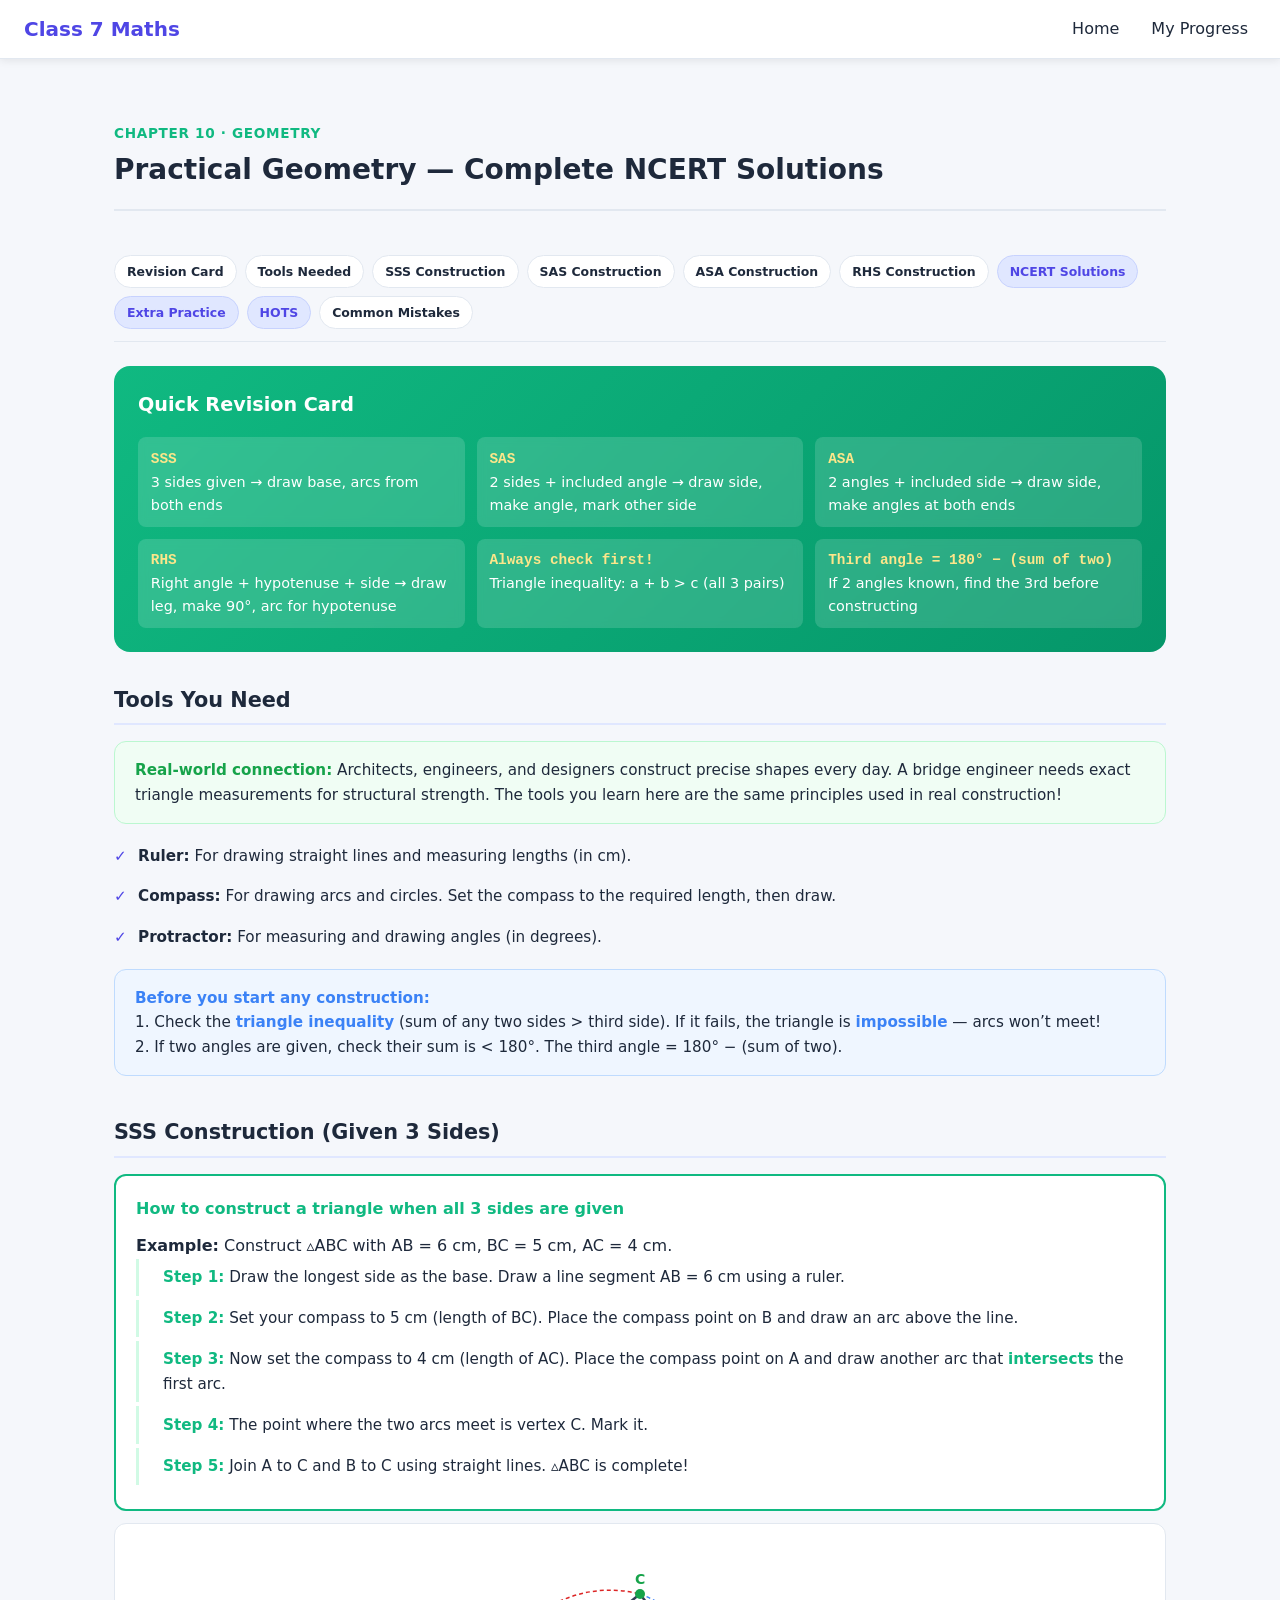
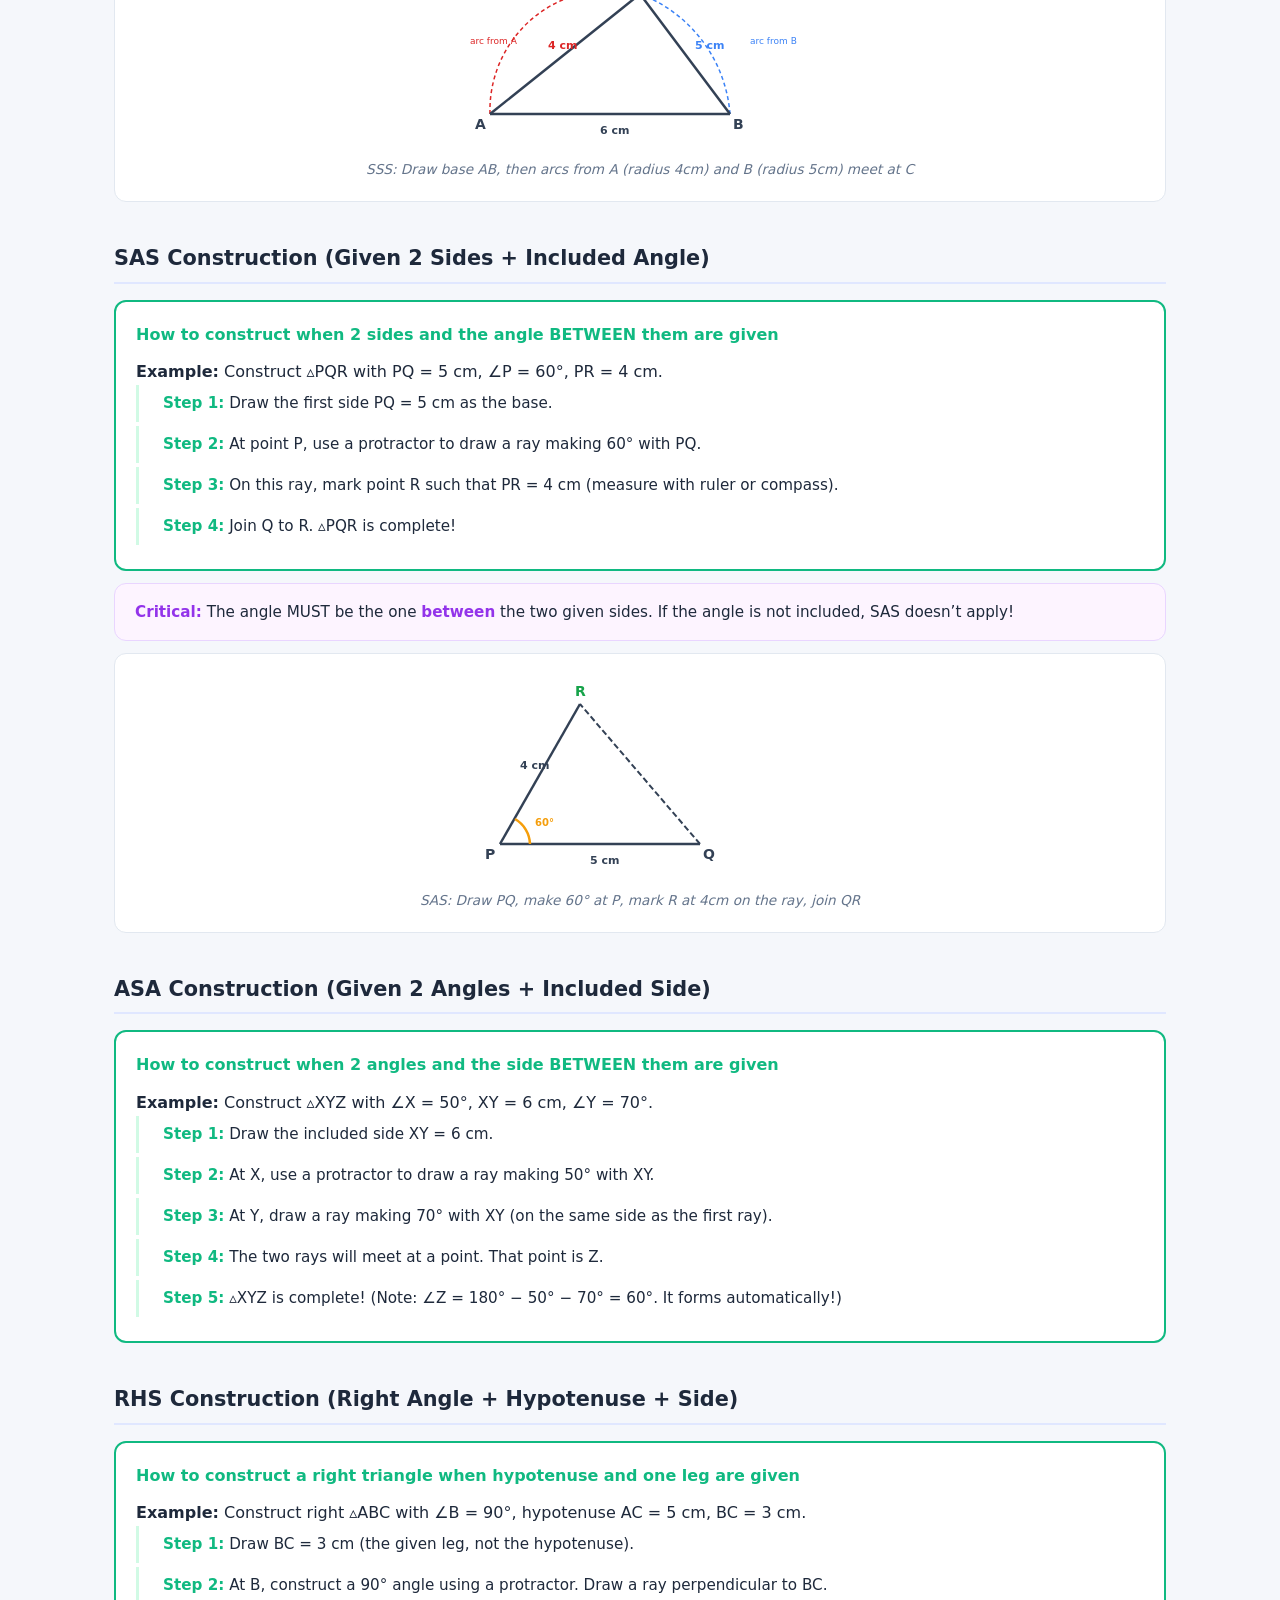
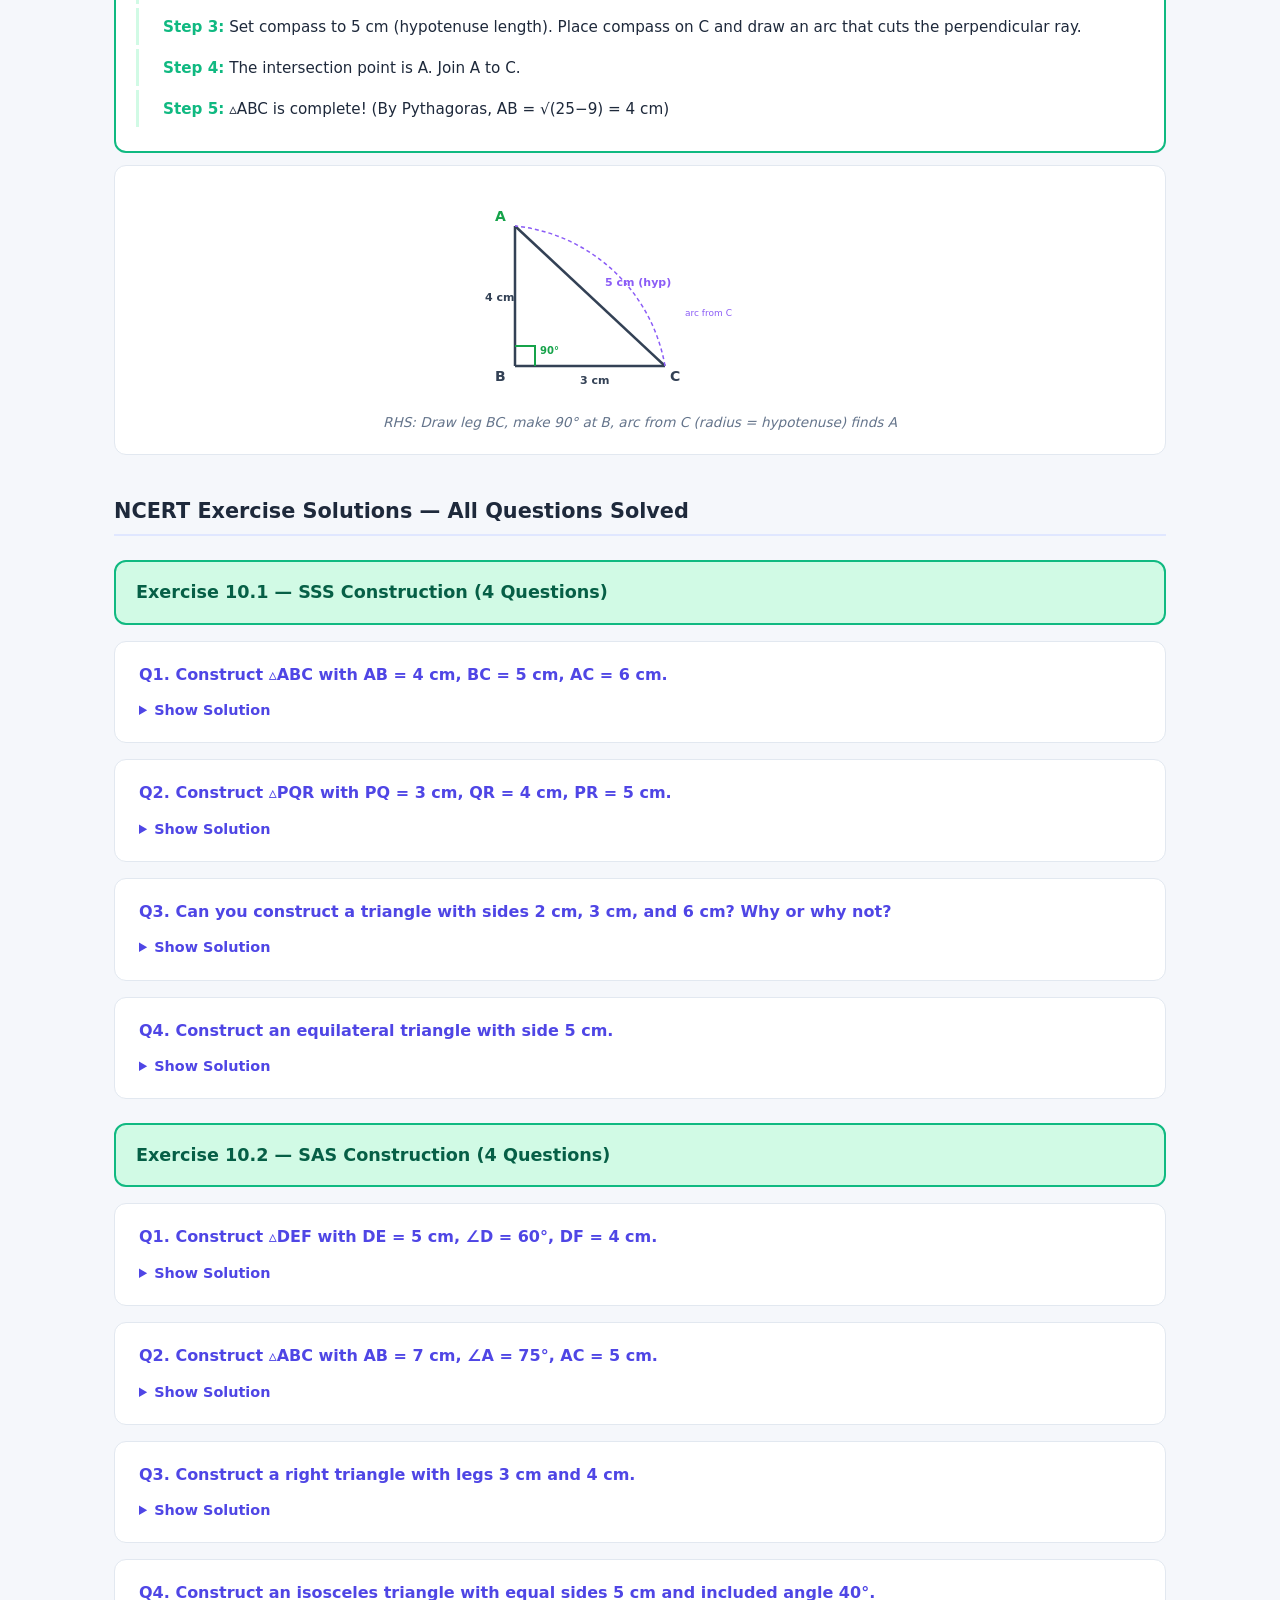
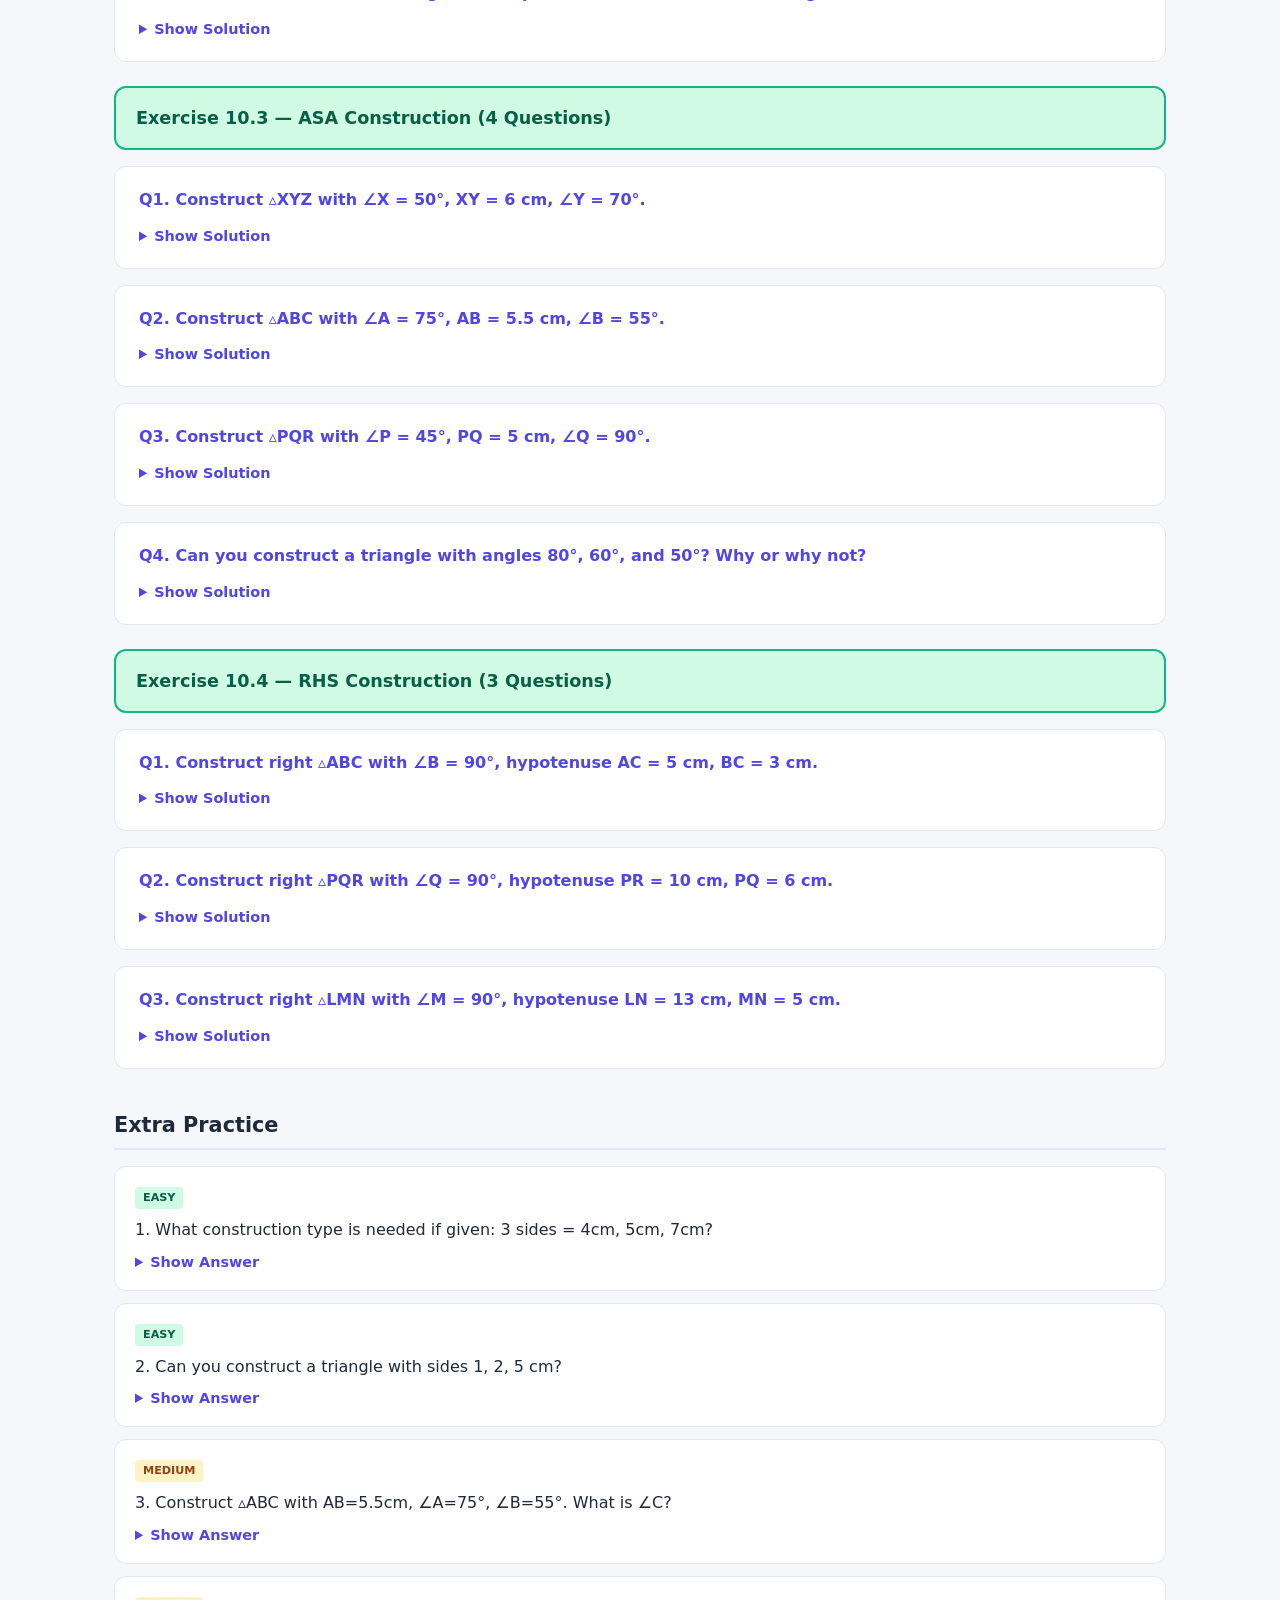
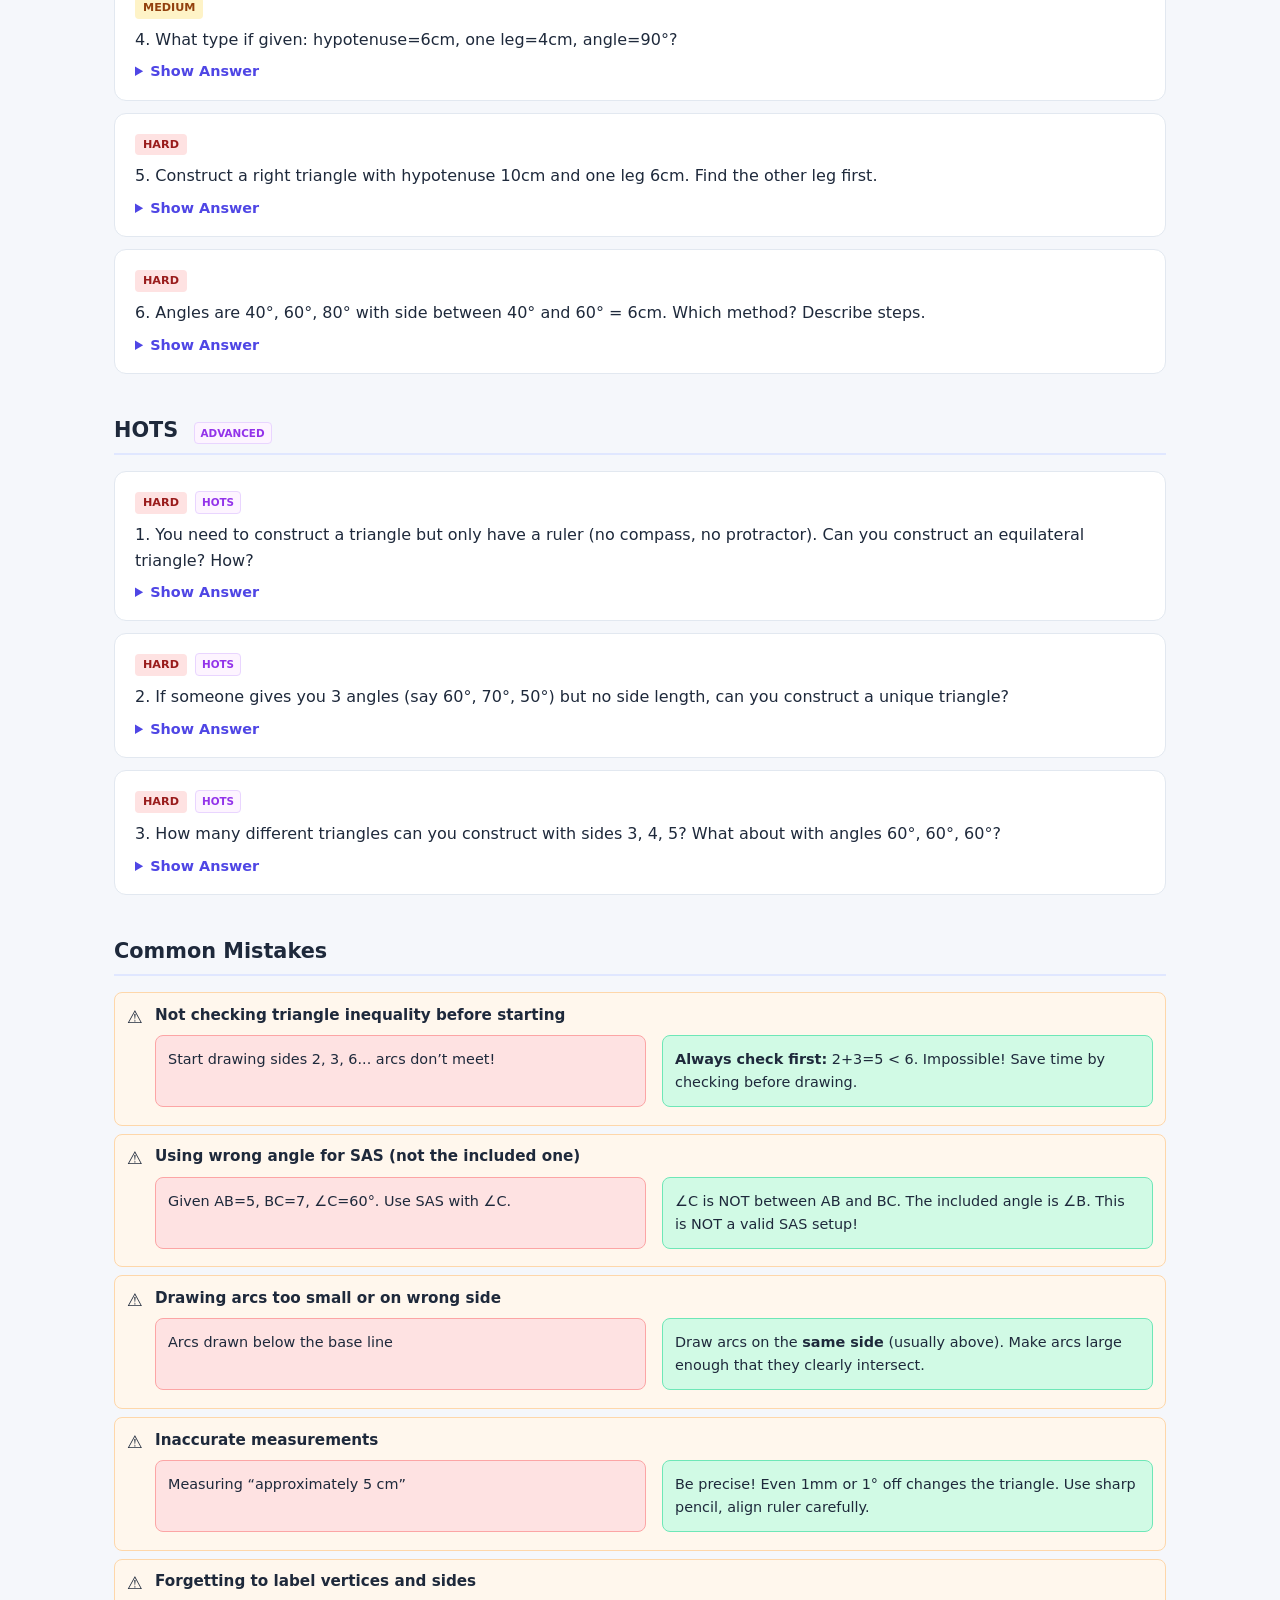
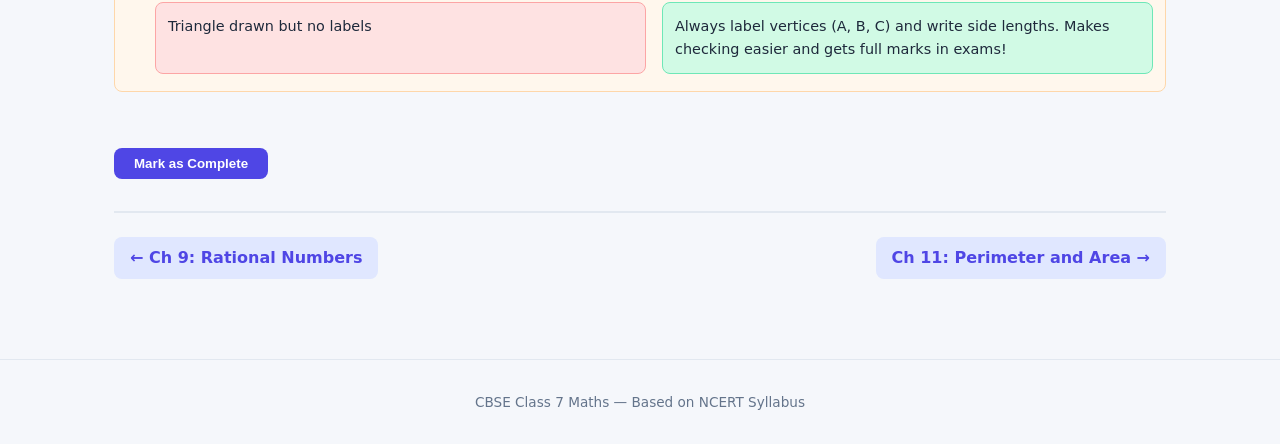
<file: chapters/ch10.html>
<!DOCTYPE html>
<html lang="en">
<head>
<meta charset="UTF-8">
<meta name="viewport" content="width=device-width,initial-scale=1">
<meta name="chapter-num" content="10">
<title>NCERT Solutions Class 7 Maths Chapter 10 Practical Geometry</title>
<meta name="description" content="NCERT Solutions for Class 7 Maths Chapter 10 Practical Geometry. SSS, SAS, ASA, RHS triangle constructions — all exercises solved step-by-step with diagrams.">
<link rel="stylesheet" href="../css/style.css">
<style>
.real-world{background:#f0fdf4;border:1px solid #bbf7d0;border-radius:12px;padding:1rem 1.25rem;margin:.75rem 0;font-size:.95rem}
.real-world strong{color:#16a34a}
.why-box{background:#eff6ff;border:1px solid #bfdbfe;border-radius:12px;padding:1rem 1.25rem;margin:.75rem 0;font-size:.95rem}
.why-box strong{color:#3b82f6}
.exam-tip{background:#fdf4ff;border:1px solid #e9d5ff;border-radius:12px;padding:1rem 1.25rem;margin:.75rem 0;font-size:.95rem}
.exam-tip strong{color:#9333ea}
.wrong-right{display:flex;gap:1rem;flex-wrap:wrap;margin:.5rem 0}
.wrong-right .wrong,.wrong-right .right{flex:1;min-width:200px;padding:.75rem;border-radius:8px;font-size:.9rem}
.wrong-right .wrong{background:#fee2e2;border:1px solid #fca5a5}
.wrong-right .right{background:#d1fae5;border:1px solid #6ee7b7}
.revision-card{background:linear-gradient(135deg,#10b981,#059669);color:#fff;border-radius:16px;padding:1.5rem;margin-bottom:2rem}
.revision-card h2{color:#fff;border:none;padding:0;margin-bottom:1rem;font-size:1.2rem}
.revision-card .formula-grid{display:grid;grid-template-columns:repeat(auto-fill,minmax(250px,1fr));gap:.75rem}
.revision-card .f-item{background:rgba(255,255,255,.15);border-radius:8px;padding:.6rem .8rem;font-size:.9rem;backdrop-filter:blur(4px)}
.revision-card .f-item code{color:#fde68a;font-weight:700}
.exercise-header{background:var(--geo-light);border:2px solid var(--geo);border-radius:12px;padding:1rem 1.25rem;margin:1.5rem 0 1rem;font-size:1.1rem;font-weight:700;color:#065f46}
.step-reveal summary{cursor:pointer;color:var(--primary);font-weight:600;font-size:.9rem}
.step-reveal .steps-content{padding:.75rem;margin-top:.5rem;background:#f8fafc;border-radius:8px;border:1px solid #e2e8f0}
.hots-tag{display:inline-block;font-size:.65rem;font-weight:700;text-transform:uppercase;padding:2px 6px;border-radius:4px;background:#fdf4ff;color:#9333ea;border:1px solid #e9d5ff;margin-left:.5rem}
.construction-box{background:#fff;border:2px solid var(--geo);border-radius:12px;padding:1.25rem;margin:.75rem 0}
.construction-box h4{color:var(--geo);margin-bottom:.75rem;font-size:1rem}
.construction-box .c-step{padding:.4rem 0 .4rem 1.5rem;position:relative;font-size:.95rem;border-left:3px solid var(--geo-light);margin-bottom:.25rem}
.construction-box .c-step strong{color:var(--geo)}
</style>
</head>
<body>
<header class="navbar">
  <span class="logo">Class 7 Maths</span>
  <nav>
    <a href="../index.html">Home</a>
    <a href="../progress.html">My Progress</a>
  </nav>
</header>

<div class="container">
  <div class="chapter-header">
    <div class="ch-label" style="color:var(--geo)">Chapter 10 &middot; Geometry</div>
    <h1>Practical Geometry &mdash; Complete NCERT Solutions</h1>
  </div>

  <nav class="topic-nav">
    <a href="#revision">Revision Card</a>
    <a href="#tools">Tools Needed</a>
    <a href="#sss">SSS Construction</a>
    <a href="#sas">SAS Construction</a>
    <a href="#asa">ASA Construction</a>
    <a href="#rhs">RHS Construction</a>
    <a href="#ncert-solutions" class="nav-exercise">NCERT Solutions</a>
    <a href="#extra-practice" class="nav-exercise">Extra Practice</a>
    <a href="#hots" class="nav-exercise">HOTS</a>
    <a href="#mistakes">Common Mistakes</a>
  </nav>

  <div class="revision-card" id="revision">
    <h2>Quick Revision Card</h2>
    <div class="formula-grid">
      <div class="f-item"><code>SSS</code><br>3 sides given &rarr; draw base, arcs from both ends</div>
      <div class="f-item"><code>SAS</code><br>2 sides + included angle &rarr; draw side, make angle, mark other side</div>
      <div class="f-item"><code>ASA</code><br>2 angles + included side &rarr; draw side, make angles at both ends</div>
      <div class="f-item"><code>RHS</code><br>Right angle + hypotenuse + side &rarr; draw leg, make 90&deg;, arc for hypotenuse</div>
      <div class="f-item"><code>Always check first!</code><br>Triangle inequality: a + b &gt; c (all 3 pairs)</div>
      <div class="f-item"><code>Third angle = 180&deg; &minus; (sum of two)</code><br>If 2 angles known, find the 3rd before constructing</div>
    </div>
  </div>

  <!-- Tools -->
  <div class="section">
    <h2 id="tools">Tools You Need</h2>
    <div class="real-world">
      <strong>Real-world connection:</strong> Architects, engineers, and designers construct precise shapes every day. A bridge engineer needs exact triangle measurements for structural strength. The tools you learn here are the same principles used in real construction!
    </div>
    <ul class="summary-list">
      <li><strong>Ruler:</strong> For drawing straight lines and measuring lengths (in cm).</li>
      <li><strong>Compass:</strong> For drawing arcs and circles. Set the compass to the required length, then draw.</li>
      <li><strong>Protractor:</strong> For measuring and drawing angles (in degrees).</li>
    </ul>
    <div class="why-box">
      <strong>Before you start any construction:</strong><br>
      1. Check the <strong>triangle inequality</strong> (sum of any two sides &gt; third side). If it fails, the triangle is <strong>impossible</strong> &mdash; arcs won&rsquo;t meet!<br>
      2. If two angles are given, check their sum is &lt; 180&deg;. The third angle = 180&deg; &minus; (sum of two).
    </div>
  </div>

  <!-- SSS -->
  <div class="section">
    <h2 id="sss">SSS Construction (Given 3 Sides)</h2>
    <div class="construction-box">
      <h4>How to construct a triangle when all 3 sides are given</h4>
      <p><strong>Example:</strong> Construct &triangle;ABC with AB = 6 cm, BC = 5 cm, AC = 4 cm.</p>
      <div class="c-step"><strong>Step 1:</strong> Draw the longest side as the base. Draw a line segment AB = 6 cm using a ruler.</div>
      <div class="c-step"><strong>Step 2:</strong> Set your compass to 5 cm (length of BC). Place the compass point on B and draw an arc above the line.</div>
      <div class="c-step"><strong>Step 3:</strong> Now set the compass to 4 cm (length of AC). Place the compass point on A and draw another arc that <strong>intersects</strong> the first arc.</div>
      <div class="c-step"><strong>Step 4:</strong> The point where the two arcs meet is vertex C. Mark it.</div>
      <div class="c-step"><strong>Step 5:</strong> Join A to C and B to C using straight lines. &triangle;ABC is complete!</div>
    </div>
    <figure class="diagram">
      <svg viewBox="0 0 400 200" width="400" height="200" xmlns="http://www.w3.org/2000/svg">
        <!-- Base AB -->
        <line x1="50" y1="170" x2="290" y2="170" stroke="#334155" stroke-width="2.5"/>
        <!-- Arc from B (radius 5cm ~ 200px scaled) -->
        <path d="M 290,170 A 140,140 0 0,0 200,50" fill="none" stroke="#3b82f6" stroke-width="1.5" stroke-dasharray="4,3"/>
        <!-- Arc from A (radius 4cm ~ 160px scaled) -->
        <path d="M 50,170 A 120,120 0 0,1 200,50" fill="none" stroke="#dc2626" stroke-width="1.5" stroke-dasharray="4,3"/>
        <!-- Triangle sides -->
        <line x1="50" y1="170" x2="200" y2="50" stroke="#334155" stroke-width="2.5"/>
        <line x1="290" y1="170" x2="200" y2="50" stroke="#334155" stroke-width="2.5"/>
        <!-- Intersection dot -->
        <circle cx="200" cy="50" r="5" fill="#16a34a"/>
        <!-- Labels -->
        <text x="35" y="185" font-size="14" fill="#334155" font-weight="800">A</text>
        <text x="293" y="185" font-size="14" fill="#334155" font-weight="800">B</text>
        <text x="195" y="40" font-size="14" fill="#16a34a" font-weight="800">C</text>
        <!-- Side labels -->
        <text x="160" y="190" font-size="11" fill="#334155" font-weight="600">6 cm</text>
        <text x="108" y="105" font-size="11" fill="#dc2626" font-weight="600">4 cm</text>
        <text x="255" y="105" font-size="11" fill="#3b82f6" font-weight="600">5 cm</text>
        <!-- Arc labels -->
        <text x="310" y="100" font-size="9" fill="#3b82f6">arc from B</text>
        <text x="30" y="100" font-size="9" fill="#dc2626">arc from A</text>
      </svg>
      <figcaption>SSS: Draw base AB, then arcs from A (radius 4cm) and B (radius 5cm) meet at C</figcaption>
    </figure>
  </div>

  <!-- SAS -->
  <div class="section">
    <h2 id="sas">SAS Construction (Given 2 Sides + Included Angle)</h2>
    <div class="construction-box">
      <h4>How to construct when 2 sides and the angle BETWEEN them are given</h4>
      <p><strong>Example:</strong> Construct &triangle;PQR with PQ = 5 cm, &ang;P = 60&deg;, PR = 4 cm.</p>
      <div class="c-step"><strong>Step 1:</strong> Draw the first side PQ = 5 cm as the base.</div>
      <div class="c-step"><strong>Step 2:</strong> At point P, use a protractor to draw a ray making 60&deg; with PQ.</div>
      <div class="c-step"><strong>Step 3:</strong> On this ray, mark point R such that PR = 4 cm (measure with ruler or compass).</div>
      <div class="c-step"><strong>Step 4:</strong> Join Q to R. &triangle;PQR is complete!</div>
    </div>
    <div class="exam-tip">
      <strong>Critical:</strong> The angle MUST be the one <strong>between</strong> the two given sides. If the angle is not included, SAS doesn&rsquo;t apply!
    </div>
    <figure class="diagram">
      <svg viewBox="0 0 380 200" width="380" height="200" xmlns="http://www.w3.org/2000/svg">
        <!-- Base PQ -->
        <line x1="50" y1="170" x2="250" y2="170" stroke="#334155" stroke-width="2.5"/>
        <!-- Angle ray from P at 60° -->
        <line x1="50" y1="170" x2="130" y2="30" stroke="#334155" stroke-width="2.5"/>
        <!-- PR side -->
        <line x1="250" y1="170" x2="130" y2="30" stroke="#334155" stroke-width="2" stroke-dasharray="6,3"/>
        <!-- Angle arc at P -->
        <path d="M 80,170 A 30,30 0 0,0 65,145" fill="none" stroke="#f59e0b" stroke-width="2.5"/>
        <text x="85" y="152" font-size="10" fill="#f59e0b" font-weight="700">60&deg;</text>
        <!-- Labels -->
        <text x="35" y="185" font-size="14" fill="#334155" font-weight="800">P</text>
        <text x="253" y="185" font-size="14" fill="#334155" font-weight="800">Q</text>
        <text x="125" y="22" font-size="14" fill="#16a34a" font-weight="800">R</text>
        <text x="140" y="190" font-size="11" fill="#334155" font-weight="600">5 cm</text>
        <text x="70" y="95" font-size="11" fill="#334155" font-weight="600">4 cm</text>
      </svg>
      <figcaption>SAS: Draw PQ, make 60&deg; at P, mark R at 4cm on the ray, join QR</figcaption>
    </figure>
  </div>

  <!-- ASA -->
  <div class="section">
    <h2 id="asa">ASA Construction (Given 2 Angles + Included Side)</h2>
    <div class="construction-box">
      <h4>How to construct when 2 angles and the side BETWEEN them are given</h4>
      <p><strong>Example:</strong> Construct &triangle;XYZ with &ang;X = 50&deg;, XY = 6 cm, &ang;Y = 70&deg;.</p>
      <div class="c-step"><strong>Step 1:</strong> Draw the included side XY = 6 cm.</div>
      <div class="c-step"><strong>Step 2:</strong> At X, use a protractor to draw a ray making 50&deg; with XY.</div>
      <div class="c-step"><strong>Step 3:</strong> At Y, draw a ray making 70&deg; with XY (on the same side as the first ray).</div>
      <div class="c-step"><strong>Step 4:</strong> The two rays will meet at a point. That point is Z.</div>
      <div class="c-step"><strong>Step 5:</strong> &triangle;XYZ is complete! (Note: &ang;Z = 180&deg; &minus; 50&deg; &minus; 70&deg; = 60&deg;. It forms automatically!)</div>
    </div>
  </div>

  <!-- RHS -->
  <div class="section">
    <h2 id="rhs">RHS Construction (Right Angle + Hypotenuse + Side)</h2>
    <div class="construction-box">
      <h4>How to construct a right triangle when hypotenuse and one leg are given</h4>
      <p><strong>Example:</strong> Construct right &triangle;ABC with &ang;B = 90&deg;, hypotenuse AC = 5 cm, BC = 3 cm.</p>
      <div class="c-step"><strong>Step 1:</strong> Draw BC = 3 cm (the given leg, not the hypotenuse).</div>
      <div class="c-step"><strong>Step 2:</strong> At B, construct a 90&deg; angle using a protractor. Draw a ray perpendicular to BC.</div>
      <div class="c-step"><strong>Step 3:</strong> Set compass to 5 cm (hypotenuse length). Place compass on C and draw an arc that cuts the perpendicular ray.</div>
      <div class="c-step"><strong>Step 4:</strong> The intersection point is A. Join A to C.</div>
      <div class="c-step"><strong>Step 5:</strong> &triangle;ABC is complete! (By Pythagoras, AB = &radic;(25&minus;9) = 4 cm)</div>
    </div>
    <figure class="diagram">
      <svg viewBox="0 0 350 210" width="350" height="210" xmlns="http://www.w3.org/2000/svg">
        <!-- Right triangle -->
        <line x1="50" y1="180" x2="200" y2="180" stroke="#334155" stroke-width="2.5"/>
        <line x1="50" y1="180" x2="50" y2="40" stroke="#334155" stroke-width="2.5"/>
        <line x1="200" y1="180" x2="50" y2="40" stroke="#334155" stroke-width="2.5"/>
        <!-- Right angle marker -->
        <polyline points="50,160 70,160 70,180" fill="none" stroke="#16a34a" stroke-width="2"/>
        <!-- Arc from C for hypotenuse -->
        <path d="M 200,180 A 170,170 0 0,0 50,40" fill="none" stroke="#8b5cf6" stroke-width="1.5" stroke-dasharray="4,3"/>
        <!-- Labels -->
        <text x="30" y="195" font-size="14" fill="#334155" font-weight="800">B</text>
        <text x="205" y="195" font-size="14" fill="#334155" font-weight="800">C</text>
        <text x="30" y="35" font-size="14" fill="#16a34a" font-weight="800">A</text>
        <text x="115" y="198" font-size="11" fill="#334155" font-weight="600">3 cm</text>
        <text x="20" y="115" font-size="11" fill="#334155" font-weight="600">4 cm</text>
        <text x="140" y="100" font-size="11" fill="#8b5cf6" font-weight="600">5 cm (hyp)</text>
        <text x="220" y="130" font-size="9" fill="#8b5cf6">arc from C</text>
        <text x="75" y="168" font-size="10" fill="#16a34a" font-weight="600">90&deg;</text>
      </svg>
      <figcaption>RHS: Draw leg BC, make 90&deg; at B, arc from C (radius = hypotenuse) finds A</figcaption>
    </figure>
  </div>

  <!-- NCERT Solutions -->
  <div class="section">
    <h2 id="ncert-solutions">NCERT Exercise Solutions &mdash; All Questions Solved</h2>

    <div class="exercise-header">Exercise 10.1 &mdash; SSS Construction (4 Questions)</div>

    <div class="example"><h3>Q1. Construct &triangle;ABC with AB = 4 cm, BC = 5 cm, AC = 6 cm.</h3>
      <details class="step-reveal"><summary>Show Solution</summary><div class="steps-content">
        <div class="step"><strong>Step 1: Check triangle inequality first.</strong><br>4+5=9 &gt; 6 &#10003;, 4+6=10 &gt; 5 &#10003;, 5+6=11 &gt; 4 &#10003;. All pass &mdash; construction is possible!</div>
        <div class="step"><strong>Step 2:</strong> Draw the longest side AC = 6 cm as the base using a ruler.</div>
        <div class="step"><strong>Step 3:</strong> Set compass to 4 cm. Place compass point on A. Draw an arc above the base line.</div>
        <div class="step"><strong>Step 4:</strong> Set compass to 5 cm. Place compass point on C. Draw another arc that intersects the first arc.</div>
        <div class="step"><strong>Step 5:</strong> Mark the intersection point as B.</div>
        <div class="step"><strong>Step 6:</strong> Join A to B and C to B using a ruler. &triangle;ABC is complete!</div>
        <div class="step"><strong>Verify:</strong> Measure all sides with a ruler: AB should be 4 cm, BC should be 5 cm, AC is 6 cm.</div>
      </div></details></div>

    <div class="example"><h3>Q2. Construct &triangle;PQR with PQ = 3 cm, QR = 4 cm, PR = 5 cm.</h3>
      <details class="step-reveal"><summary>Show Solution</summary><div class="steps-content">
        <div class="step"><strong>Step 1: Check inequality.</strong> 3+4=7 &gt; 5 &#10003;, 3+5=8 &gt; 4 &#10003;, 4+5=9 &gt; 3 &#10003;. Possible!</div>
        <div class="step"><strong>Step 2:</strong> Draw PR = 5 cm as base (longest side).</div>
        <div class="step"><strong>Step 3:</strong> Compass = 3 cm on P. Draw arc above base.</div>
        <div class="step"><strong>Step 4:</strong> Compass = 4 cm on R. Draw arc cutting the first arc. Intersection = Q.</div>
        <div class="step"><strong>Step 5:</strong> Join PQ and RQ. &triangle;PQR is complete!</div>
        <div class="step"><strong>Interesting:</strong> Since 3&sup2; + 4&sup2; = 9 + 16 = 25 = 5&sup2;, this is a right triangle! &ang;Q = 90&deg;. Check with protractor.</div>
      </div></details></div>

    <div class="example"><h3>Q3. Can you construct a triangle with sides 2 cm, 3 cm, and 6 cm? Why or why not?</h3>
      <details class="step-reveal"><summary>Show Solution</summary><div class="steps-content">
        <div class="step"><strong>Step 1:</strong> Check triangle inequality: 2 + 3 = 5. Is 5 &gt; 6?</div>
        <div class="step"><strong>Step 2:</strong> <strong>No!</strong> 5 is NOT greater than 6.</div>
        <div class="step"><strong>Step 3:</strong> This means if you try to draw arcs of radius 2 and 3 from the ends of a 6 cm line, the arcs will <strong>not meet</strong>. The two shorter sides together aren&rsquo;t long enough to &ldquo;reach across&rdquo; the longest side.</div>
        <div class="step"><strong>Answer: Construction is impossible.</strong></div>
      </div></details></div>

    <div class="example"><h3>Q4. Construct an equilateral triangle with side 5 cm.</h3>
      <details class="step-reveal"><summary>Show Solution</summary><div class="steps-content">
        <div class="step"><strong>Step 1:</strong> This is SSS with all three sides = 5 cm.</div>
        <div class="step"><strong>Step 2:</strong> Draw AB = 5 cm.</div>
        <div class="step"><strong>Step 3:</strong> Compass = 5 cm on A. Draw arc above base.</div>
        <div class="step"><strong>Step 4:</strong> Compass = 5 cm on B. Draw arc cutting the first. Mark intersection as C.</div>
        <div class="step"><strong>Step 5:</strong> Join AC and BC. &triangle;ABC is equilateral!</div>
        <div class="step"><strong>Verify:</strong> All sides = 5 cm. All angles should be 60&deg; (check with protractor).</div>
      </div></details></div>

    <div class="exercise-header">Exercise 10.2 &mdash; SAS Construction (4 Questions)</div>

    <div class="example"><h3>Q1. Construct &triangle;DEF with DE = 5 cm, &ang;D = 60&deg;, DF = 4 cm.</h3>
      <details class="step-reveal"><summary>Show Solution</summary><div class="steps-content">
        <div class="step"><strong>Step 1: Identify.</strong> Two sides (DE=5, DF=4) and the included angle (&ang;D=60&deg;, which is at vertex D, between sides DE and DF). This is SAS.</div>
        <div class="step"><strong>Step 2:</strong> Draw DE = 5 cm using ruler.</div>
        <div class="step"><strong>Step 3:</strong> Place protractor at D. Mark 60&deg; from the line DE. Draw a ray from D at 60&deg;.</div>
        <div class="step"><strong>Step 4:</strong> On this ray, mark point F at 4 cm from D (use ruler or compass).</div>
        <div class="step"><strong>Step 5:</strong> Join E to F. &triangle;DEF is complete!</div>
        <div class="step"><strong>Verify:</strong> Measure &ang;D with protractor (should be 60&deg;), DE with ruler (5 cm), DF (4 cm).</div>
      </div></details></div>

    <div class="example"><h3>Q2. Construct &triangle;ABC with AB = 7 cm, &ang;A = 75&deg;, AC = 5 cm.</h3>
      <details class="step-reveal"><summary>Show Solution</summary><div class="steps-content">
        <div class="step"><strong>Step 1:</strong> SAS: two sides AB=7, AC=5, included angle &ang;A=75&deg;.</div>
        <div class="step"><strong>Step 2:</strong> Draw AB = 7 cm.</div>
        <div class="step"><strong>Step 3:</strong> At A, make 75&deg; angle using protractor. Draw ray.</div>
        <div class="step"><strong>Step 4:</strong> On the ray, mark C at 5 cm from A.</div>
        <div class="step"><strong>Step 5:</strong> Join B to C. Done!</div>
      </div></details></div>

    <div class="example"><h3>Q3. Construct a right triangle with legs 3 cm and 4 cm.</h3>
      <details class="step-reveal"><summary>Show Solution</summary><div class="steps-content">
        <div class="step"><strong>Step 1:</strong> This is SAS with the included angle = 90&deg; (right angle).</div>
        <div class="step"><strong>Step 2:</strong> Draw one leg AB = 3 cm.</div>
        <div class="step"><strong>Step 3:</strong> At A (or B), construct 90&deg; using protractor.</div>
        <div class="step"><strong>Step 4:</strong> On the perpendicular ray, mark the other leg = 4 cm.</div>
        <div class="step"><strong>Step 5:</strong> Join the endpoints. The hypotenuse will automatically be 5 cm (3-4-5 triple!).</div>
      </div></details></div>

    <div class="example"><h3>Q4. Construct an isosceles triangle with equal sides 5 cm and included angle 40&deg;.</h3>
      <details class="step-reveal"><summary>Show Solution</summary><div class="steps-content">
        <div class="step"><strong>Step 1:</strong> SAS: two sides = 5 cm each, included angle = 40&deg;.</div>
        <div class="step"><strong>Step 2:</strong> Draw one side = 5 cm.</div>
        <div class="step"><strong>Step 3:</strong> At one end, make 40&deg; angle.</div>
        <div class="step"><strong>Step 4:</strong> Mark 5 cm on the ray.</div>
        <div class="step"><strong>Step 5:</strong> Join endpoints. Since both sides = 5 cm, it&rsquo;s isosceles.</div>
        <div class="step"><strong>Note:</strong> Base angles = (180&deg; &minus; 40&deg;)/2 = 70&deg; each.</div>
      </div></details></div>

    <div class="exercise-header">Exercise 10.3 &mdash; ASA Construction (4 Questions)</div>

    <div class="example"><h3>Q1. Construct &triangle;XYZ with &ang;X = 50&deg;, XY = 6 cm, &ang;Y = 70&deg;.</h3>
      <details class="step-reveal"><summary>Show Solution</summary><div class="steps-content">
        <div class="step"><strong>Step 1:</strong> ASA: two angles (50&deg;, 70&deg;) and the included side (XY = 6 cm between them).</div>
        <div class="step"><strong>Step 2:</strong> First, find the third angle: &ang;Z = 180&deg; &minus; 50&deg; &minus; 70&deg; = 60&deg;.</div>
        <div class="step"><strong>Step 3:</strong> Draw XY = 6 cm.</div>
        <div class="step"><strong>Step 4:</strong> At X, use protractor to make 50&deg; angle. Draw a ray from X.</div>
        <div class="step"><strong>Step 5:</strong> At Y, make 70&deg; angle (on the same side). Draw a ray from Y.</div>
        <div class="step"><strong>Step 6:</strong> The two rays meet at Z. &triangle;XYZ is complete!</div>
        <div class="step"><strong>Verify:</strong> Measure &ang;Z &mdash; it should be 60&deg;.</div>
      </div></details></div>

    <div class="example"><h3>Q2. Construct &triangle;ABC with &ang;A = 75&deg;, AB = 5.5 cm, &ang;B = 55&deg;.</h3>
      <details class="step-reveal"><summary>Show Solution</summary><div class="steps-content">
        <div class="step"><strong>Step 1:</strong> Find &ang;C = 180&deg; &minus; 75&deg; &minus; 55&deg; = 50&deg;.</div>
        <div class="step"><strong>Step 2:</strong> Draw AB = 5.5 cm.</div>
        <div class="step"><strong>Step 3:</strong> At A, make 75&deg;. Draw ray.</div>
        <div class="step"><strong>Step 4:</strong> At B, make 55&deg; (same side). Draw ray.</div>
        <div class="step"><strong>Step 5:</strong> Rays meet at C. Join to complete &triangle;ABC.</div>
      </div></details></div>

    <div class="example"><h3>Q3. Construct &triangle;PQR with &ang;P = 45&deg;, PQ = 5 cm, &ang;Q = 90&deg;.</h3>
      <details class="step-reveal"><summary>Show Solution</summary><div class="steps-content">
        <div class="step"><strong>Step 1:</strong> &ang;R = 180&deg; &minus; 45&deg; &minus; 90&deg; = 45&deg;. This will be a right isosceles triangle!</div>
        <div class="step"><strong>Step 2:</strong> Draw PQ = 5 cm.</div>
        <div class="step"><strong>Step 3:</strong> At P, make 45&deg; angle. Draw ray.</div>
        <div class="step"><strong>Step 4:</strong> At Q, make 90&deg; angle (same side). Draw perpendicular ray.</div>
        <div class="step"><strong>Step 5:</strong> Rays meet at R. &triangle;PQR is a right isosceles triangle.</div>
      </div></details></div>

    <div class="example"><h3>Q4. Can you construct a triangle with angles 80&deg;, 60&deg;, and 50&deg;? Why or why not?</h3>
      <details class="step-reveal"><summary>Show Solution</summary><div class="steps-content">
        <div class="step"><strong>Step 1:</strong> Check if angles add to 180&deg;: 80 + 60 + 50 = 190&deg;.</div>
        <div class="step"><strong>Step 2:</strong> 190&deg; &ne; 180&deg;. The angles don&rsquo;t satisfy the angle sum property.</div>
        <div class="step"><strong>Answer: No, this triangle is impossible.</strong> The angles of any triangle must add to exactly 180&deg;.</div>
      </div></details></div>

    <div class="exercise-header">Exercise 10.4 &mdash; RHS Construction (3 Questions)</div>

    <div class="example"><h3>Q1. Construct right &triangle;ABC with &ang;B = 90&deg;, hypotenuse AC = 5 cm, BC = 3 cm.</h3>
      <details class="step-reveal"><summary>Show Solution</summary><div class="steps-content">
        <div class="step"><strong>Step 1:</strong> Draw BC = 3 cm (the given leg, NOT the hypotenuse).</div>
        <div class="step"><strong>Step 2:</strong> At B, construct a 90&deg; angle. Draw a perpendicular ray upward from B.</div>
        <div class="step"><strong>Step 3:</strong> Set compass to 5 cm (hypotenuse = AC). Place compass on C.</div>
        <div class="step"><strong>Step 4:</strong> Draw an arc from C that cuts the perpendicular ray from B. This intersection is A.</div>
        <div class="step"><strong>Step 5:</strong> Join A to C. &triangle;ABC is complete!</div>
        <div class="step"><strong>Verify:</strong> By Pythagoras, AB = &radic;(5&sup2; &minus; 3&sup2;) = &radic;(25&minus;9) = &radic;16 = 4 cm. Measure AB to check.</div>
      </div></details></div>

    <div class="example"><h3>Q2. Construct right &triangle;PQR with &ang;Q = 90&deg;, hypotenuse PR = 10 cm, PQ = 6 cm.</h3>
      <details class="step-reveal"><summary>Show Solution</summary><div class="steps-content">
        <div class="step"><strong>Step 1:</strong> Draw PQ = 6 cm.</div>
        <div class="step"><strong>Step 2:</strong> At Q, make 90&deg; angle (perpendicular ray).</div>
        <div class="step"><strong>Step 3:</strong> Compass = 10 cm on P. Draw arc cutting the perpendicular. That&rsquo;s R.</div>
        <div class="step"><strong>Step 4:</strong> Join PR. Done!</div>
        <div class="step"><strong>Verify:</strong> QR = &radic;(10&sup2; &minus; 6&sup2;) = &radic;(100&minus;36) = &radic;64 = 8 cm.</div>
      </div></details></div>

    <div class="example"><h3>Q3. Construct right &triangle;LMN with &ang;M = 90&deg;, hypotenuse LN = 13 cm, MN = 5 cm.</h3>
      <details class="step-reveal"><summary>Show Solution</summary><div class="steps-content">
        <div class="step"><strong>Step 1:</strong> Draw MN = 5 cm.</div>
        <div class="step"><strong>Step 2:</strong> At M, construct 90&deg;.</div>
        <div class="step"><strong>Step 3:</strong> Compass = 13 cm on N. Arc cuts perpendicular at L.</div>
        <div class="step"><strong>Step 4:</strong> Join LN.</div>
        <div class="step"><strong>Verify:</strong> LM = &radic;(13&sup2; &minus; 5&sup2;) = &radic;(169&minus;25) = &radic;144 = 12 cm. This is a 5-12-13 Pythagorean triple!</div>
      </div></details></div>
  </div>

  <!-- Extra Practice -->
  <div class="section">
    <h2 id="extra-practice">Extra Practice</h2>
    <div class="problem"><span class="difficulty easy">Easy</span><p>1. What construction type is needed if given: 3 sides = 4cm, 5cm, 7cm?</p>
      <details><summary>Show Answer</summary><div class="answer"><strong>Step 1:</strong> Three sides given = <strong>SSS construction</strong>.<br><strong>Step 2:</strong> Check inequality: 4+5=9&gt;7 &#10003;, 4+7=11&gt;5 &#10003;, 5+7=12&gt;4 &#10003;. Possible!</div></details></div>
    <div class="problem"><span class="difficulty easy">Easy</span><p>2. Can you construct a triangle with sides 1, 2, 5 cm?</p>
      <details><summary>Show Answer</summary><div class="answer"><strong>Step 1:</strong> Check: 1+2=3. Is 3 &gt; 5?<br><strong>Step 2:</strong> No! 3 &lt; 5.<br><strong>Answer: Impossible.</strong> Triangle inequality fails.</div></details></div>
    <div class="problem"><span class="difficulty medium">Medium</span><p>3. Construct &triangle;ABC with AB=5.5cm, &ang;A=75&deg;, &ang;B=55&deg;. What is &ang;C?</p>
      <details><summary>Show Answer</summary><div class="answer"><strong>Step 1:</strong> This is ASA (2 angles + included side).<br><strong>Step 2:</strong> Find &ang;C = 180&deg; &minus; 75&deg; &minus; 55&deg; = <strong>50&deg;</strong>.<br><strong>Step 3:</strong> Draw AB=5.5cm, make 75&deg; at A, 55&deg; at B. Rays meet at C.</div></details></div>
    <div class="problem"><span class="difficulty medium">Medium</span><p>4. What type if given: hypotenuse=6cm, one leg=4cm, angle=90&deg;?</p>
      <details><summary>Show Answer</summary><div class="answer"><strong>Step 1:</strong> Right angle + hypotenuse + one side = <strong>RHS construction</strong>.<br><strong>Step 2:</strong> Draw the leg (4cm), make 90&deg;, arc from other end (radius=hypotenuse=6cm) to find third vertex.<br><strong>Step 3:</strong> Other leg = &radic;(36&minus;16) = &radic;20 &asymp; 4.47 cm.</div></details></div>
    <div class="problem"><span class="difficulty hard">Hard</span><p>5. Construct a right triangle with hypotenuse 10cm and one leg 6cm. Find the other leg first.</p>
      <details><summary>Show Answer</summary><div class="answer"><strong>Step 1:</strong> Find other leg using Pythagoras.<br><strong>Step 2:</strong> a&sup2; + 6&sup2; = 10&sup2;<br><strong>Step 3:</strong> a&sup2; + 36 = 100<br><strong>Step 4:</strong> a&sup2; = 64<br><strong>Step 5:</strong> a = &radic;64 = <strong>8 cm</strong><br><strong>Step 6:</strong> Now use RHS: draw 6cm leg, 90&deg; at corner, arc of 10cm for hypotenuse.</div></details></div>
    <div class="problem"><span class="difficulty hard">Hard</span><p>6. Angles are 40&deg;, 60&deg;, 80&deg; with side between 40&deg; and 60&deg; = 6cm. Which method? Describe steps.</p>
      <details><summary>Show Answer</summary><div class="answer"><strong>Step 1:</strong> Two angles and included side = <strong>ASA construction</strong>.<br><strong>Step 2:</strong> Draw base = 6 cm.<br><strong>Step 3:</strong> At left end, make 40&deg; with protractor. Draw ray.<br><strong>Step 4:</strong> At right end, make 60&deg;. Draw ray.<br><strong>Step 5:</strong> Rays meet at third vertex.<br><strong>Step 6:</strong> The angle at top = 80&deg; automatically (40+60+80=180).</div></details></div>
  </div>

  <!-- HOTS -->
  <div class="section">
    <h2 id="hots">HOTS <span class="hots-tag">Advanced</span></h2>
    <div class="problem"><span class="difficulty hard">Hard</span><span class="hots-tag">HOTS</span>
      <p>1. You need to construct a triangle but only have a ruler (no compass, no protractor). Can you construct an equilateral triangle? How?</p>
      <details><summary>Show Answer</summary><div class="answer"><strong>Not exactly.</strong> Without a compass, you can&rsquo;t draw precise arcs. However, you can draw a straight line, measure equal lengths, and estimate 60&deg; angles. For a perfect construction, you need at least a ruler and compass. With a compass, you can construct 60&deg; without a protractor (using equal arcs)!</div></details></div>
    <div class="problem"><span class="difficulty hard">Hard</span><span class="hots-tag">HOTS</span>
      <p>2. If someone gives you 3 angles (say 60&deg;, 70&deg;, 50&deg;) but no side length, can you construct a unique triangle?</p>
      <details><summary>Show Answer</summary><div class="answer"><strong>No!</strong> Without at least one side measurement, you can draw <strong>infinitely many triangles</strong> with those angles &mdash; all the same shape but different sizes. These are called <strong>similar triangles</strong>. You need at least one side to fix the size and get a <strong>unique</strong> triangle.</div></details></div>
    <div class="problem"><span class="difficulty hard">Hard</span><span class="hots-tag">HOTS</span>
      <p>3. How many different triangles can you construct with sides 3, 4, 5? What about with angles 60&deg;, 60&deg;, 60&deg;?</p>
      <details><summary>Show Answer</summary><div class="answer"><strong>Sides 3, 4, 5:</strong> Exactly <strong>ONE</strong> unique triangle (up to position/orientation). SSS always gives a unique triangle.<br><br><strong>Angles 60&deg;, 60&deg;, 60&deg;:</strong> <strong>Infinitely many!</strong> Any equilateral triangle (side 1cm, 5cm, 100cm...) has all angles 60&deg;. AAA doesn&rsquo;t give a unique triangle &mdash; you need at least one side.</div></details></div>
  </div>

  <!-- Common Mistakes -->
  <div class="section">
    <h2 id="mistakes">Common Mistakes</h2>
    <ul class="mistakes-list">
      <li><strong>Not checking triangle inequality before starting</strong>
        <div class="wrong-right"><div class="wrong">Start drawing sides 2, 3, 6... arcs don&rsquo;t meet!</div><div class="right"><strong>Always check first:</strong> 2+3=5 &lt; 6. Impossible! Save time by checking before drawing.</div></div>
      </li>
      <li><strong>Using wrong angle for SAS (not the included one)</strong>
        <div class="wrong-right"><div class="wrong">Given AB=5, BC=7, &ang;C=60&deg;. Use SAS with &ang;C.</div><div class="right">&ang;C is NOT between AB and BC. The included angle is &ang;B. This is NOT a valid SAS setup!</div></div>
      </li>
      <li><strong>Drawing arcs too small or on wrong side</strong>
        <div class="wrong-right"><div class="wrong">Arcs drawn below the base line</div><div class="right">Draw arcs on the <strong>same side</strong> (usually above). Make arcs large enough that they clearly intersect.</div></div>
      </li>
      <li><strong>Inaccurate measurements</strong>
        <div class="wrong-right"><div class="wrong">Measuring &ldquo;approximately 5 cm&rdquo;</div><div class="right">Be precise! Even 1mm or 1&deg; off changes the triangle. Use sharp pencil, align ruler carefully.</div></div>
      </li>
      <li><strong>Forgetting to label vertices and sides</strong>
        <div class="wrong-right"><div class="wrong">Triangle drawn but no labels</div><div class="right">Always label vertices (A, B, C) and write side lengths. Makes checking easier and gets full marks in exams!</div></div>
      </li>
    </ul>
  </div>

  <button id="mark-read-btn" class="btn" style="margin-top:1rem;padding:.5rem 1.25rem;background:var(--primary);color:#fff;border:none;border-radius:8px;font-weight:600;cursor:pointer" onclick="markChapterRead(10)">Mark as Complete</button>
  <div class="chapter-nav">
    <a href="ch9.html">&larr; Ch 9: Rational Numbers</a>
    <a href="ch11.html">Ch 11: Perimeter and Area &rarr;</a>
  </div>
</div>
<footer class="footer">CBSE Class 7 Maths &mdash; Based on NCERT Syllabus</footer>
<script src="../js/main.js"></script>
</body>
</html>
</file>
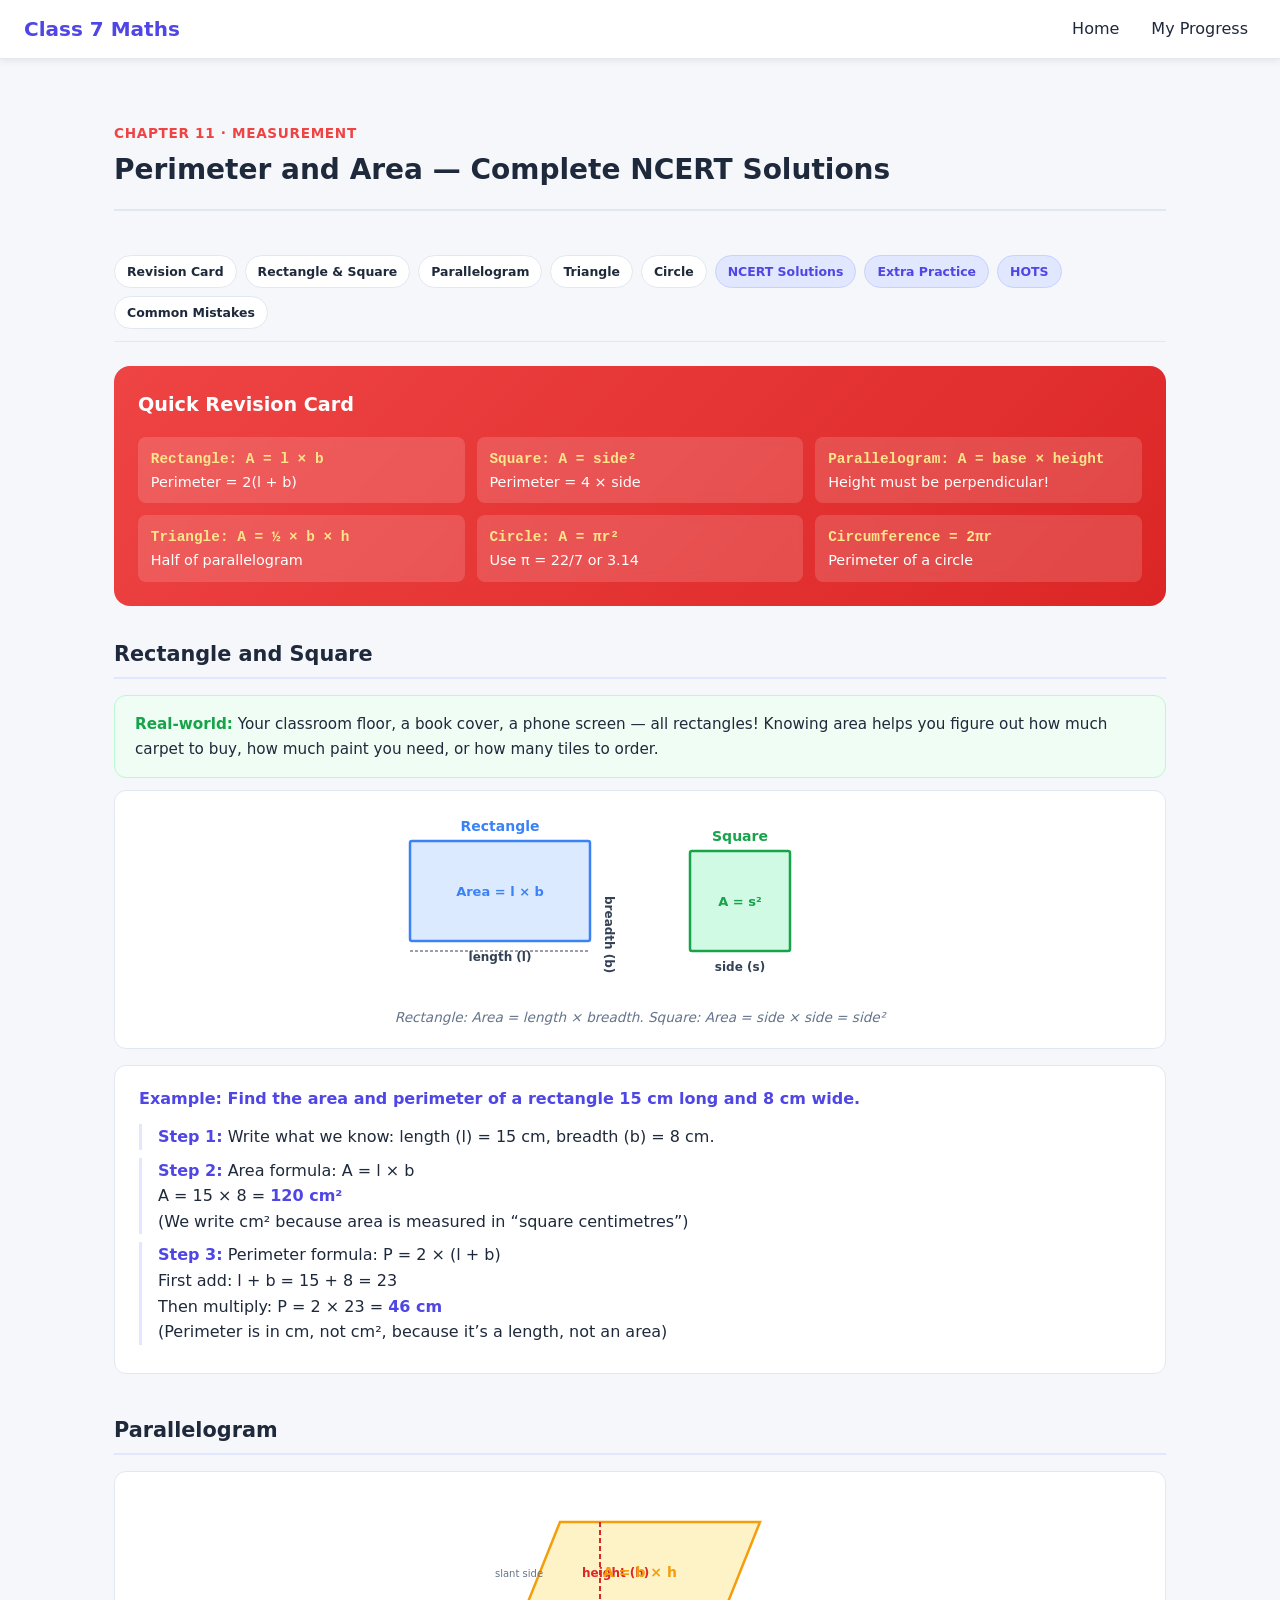
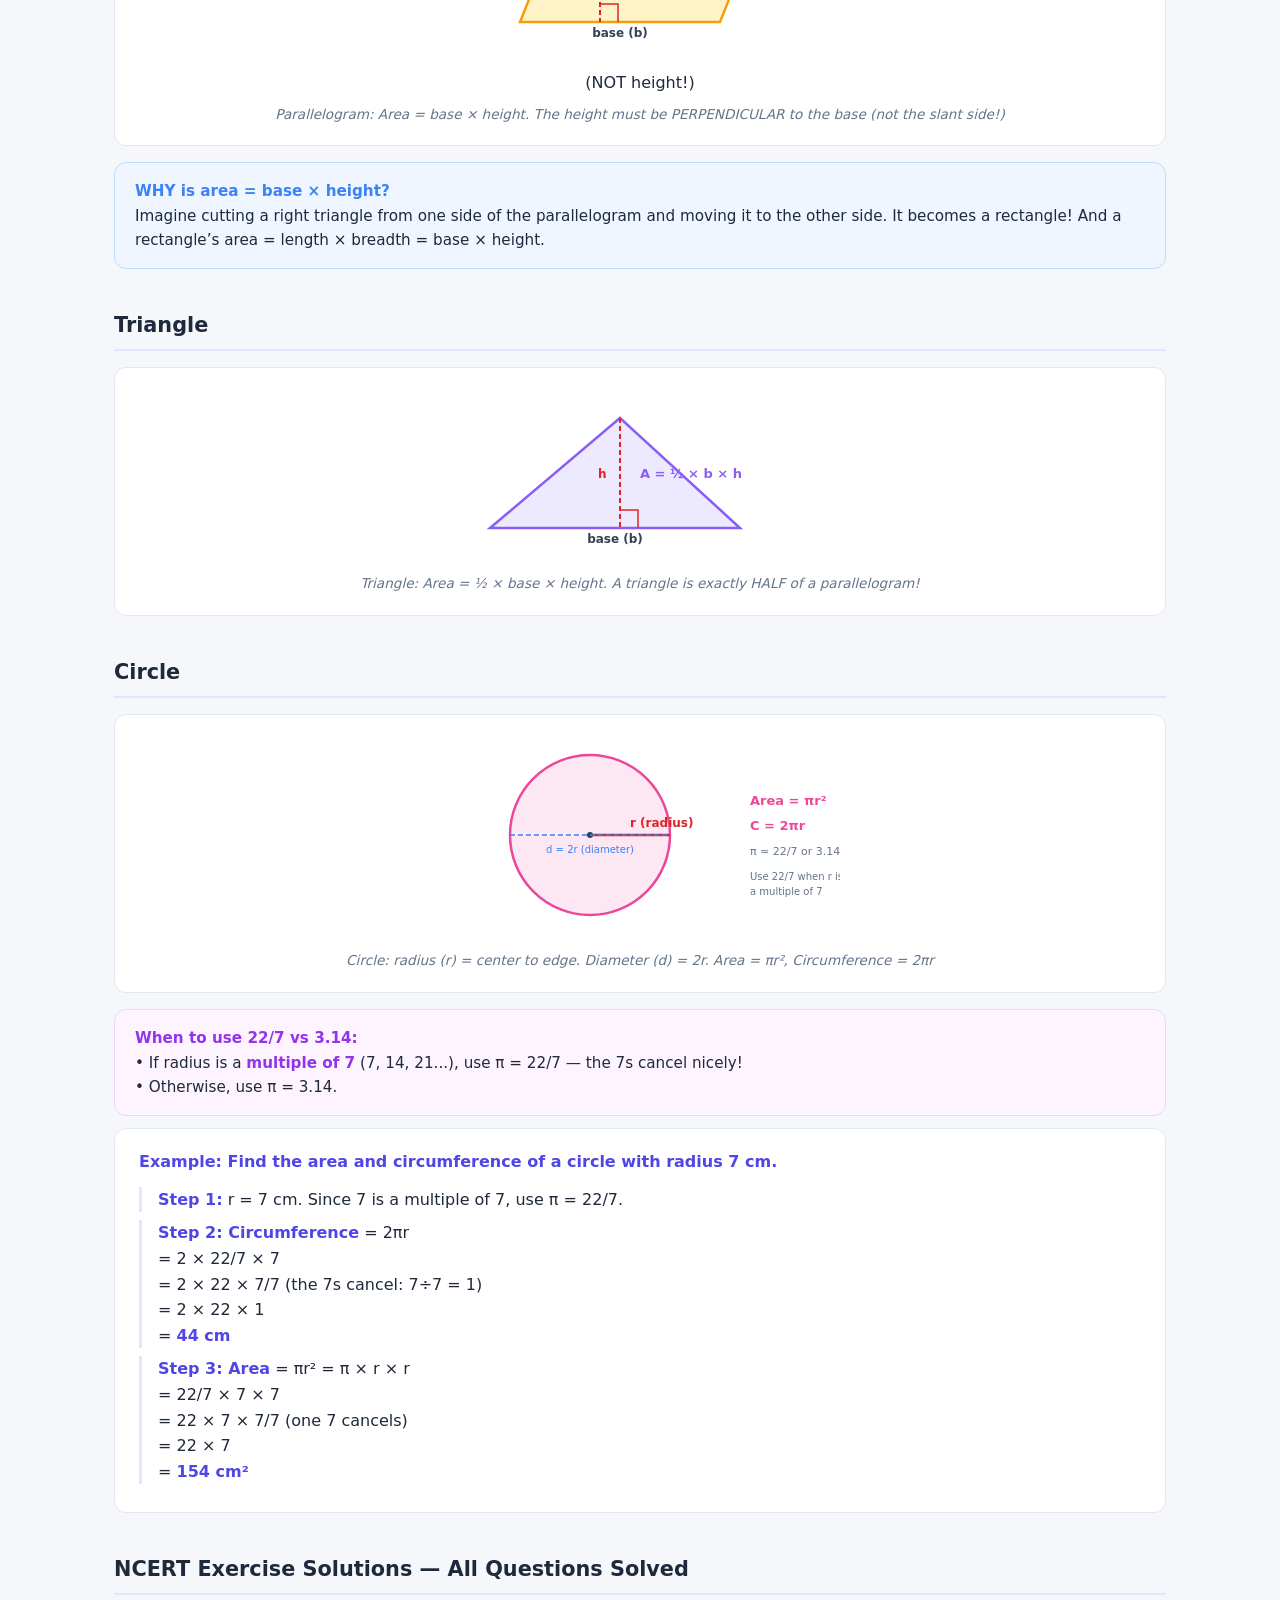
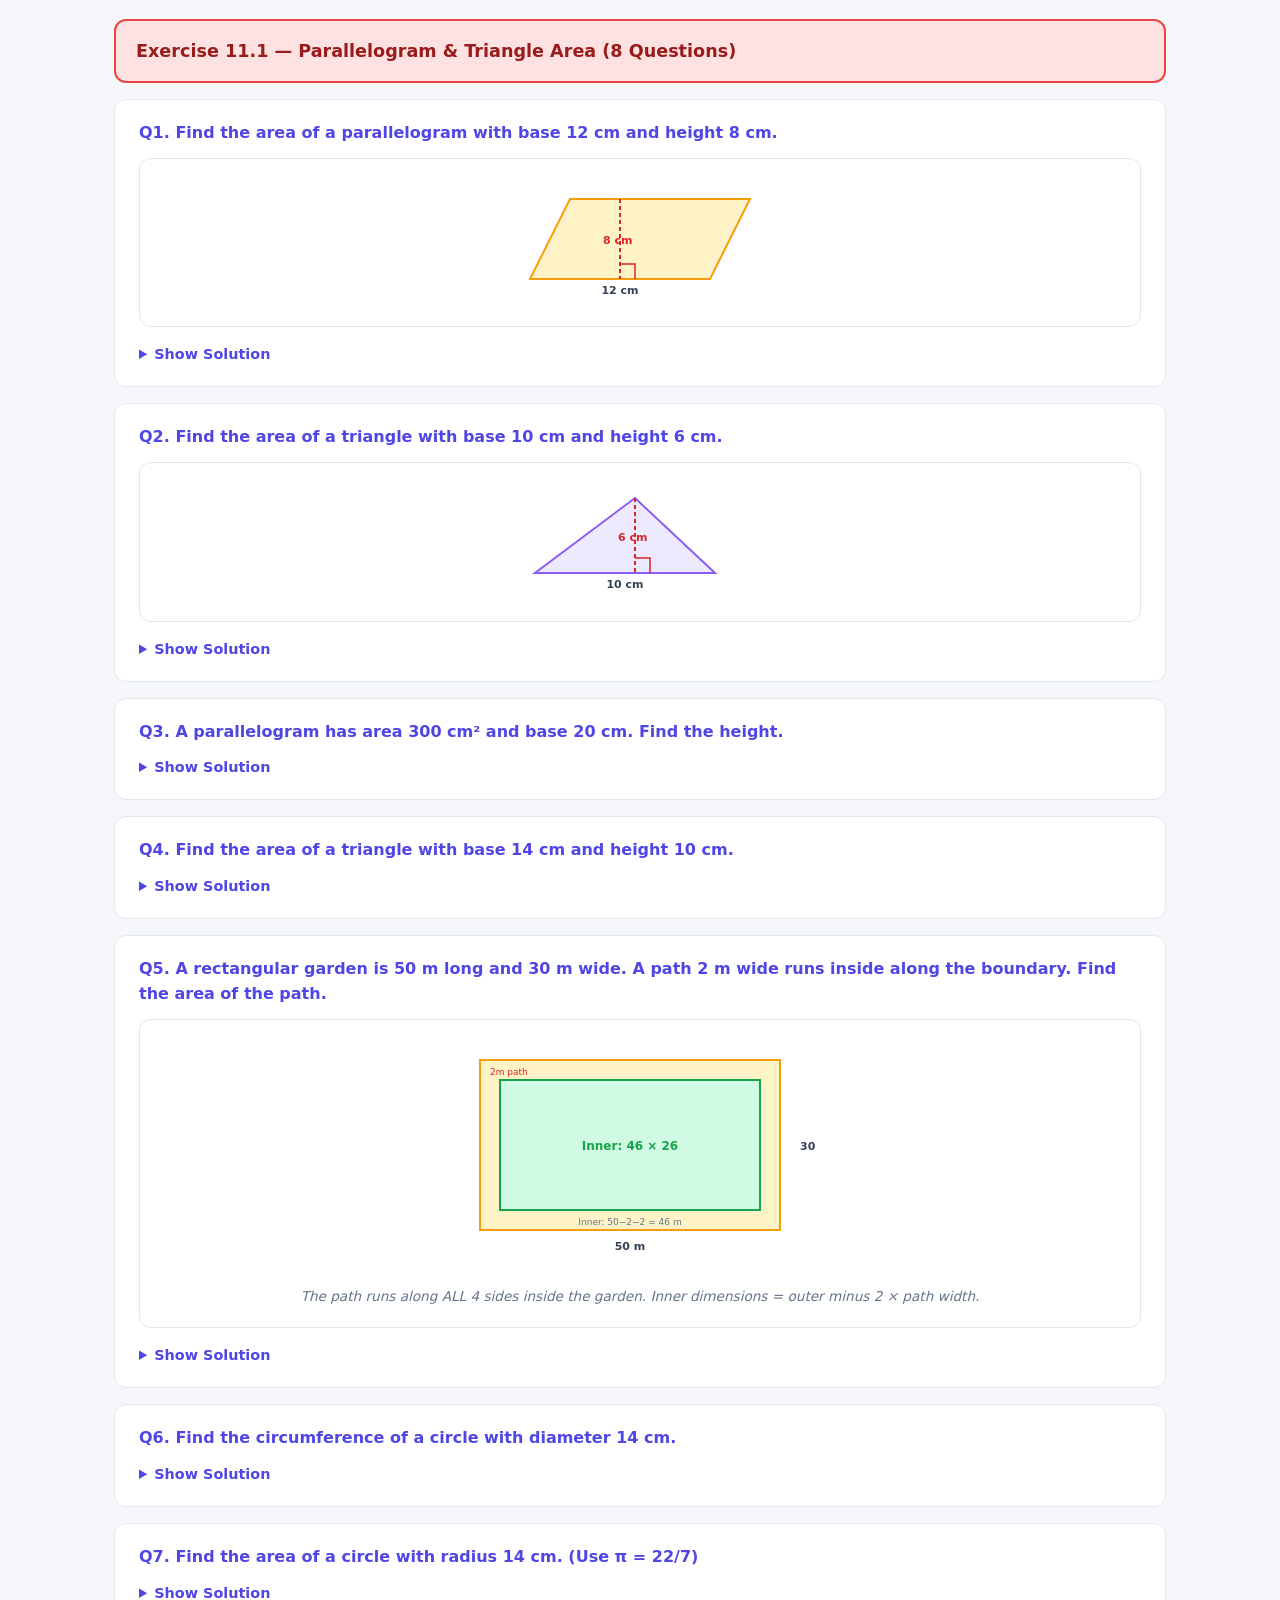
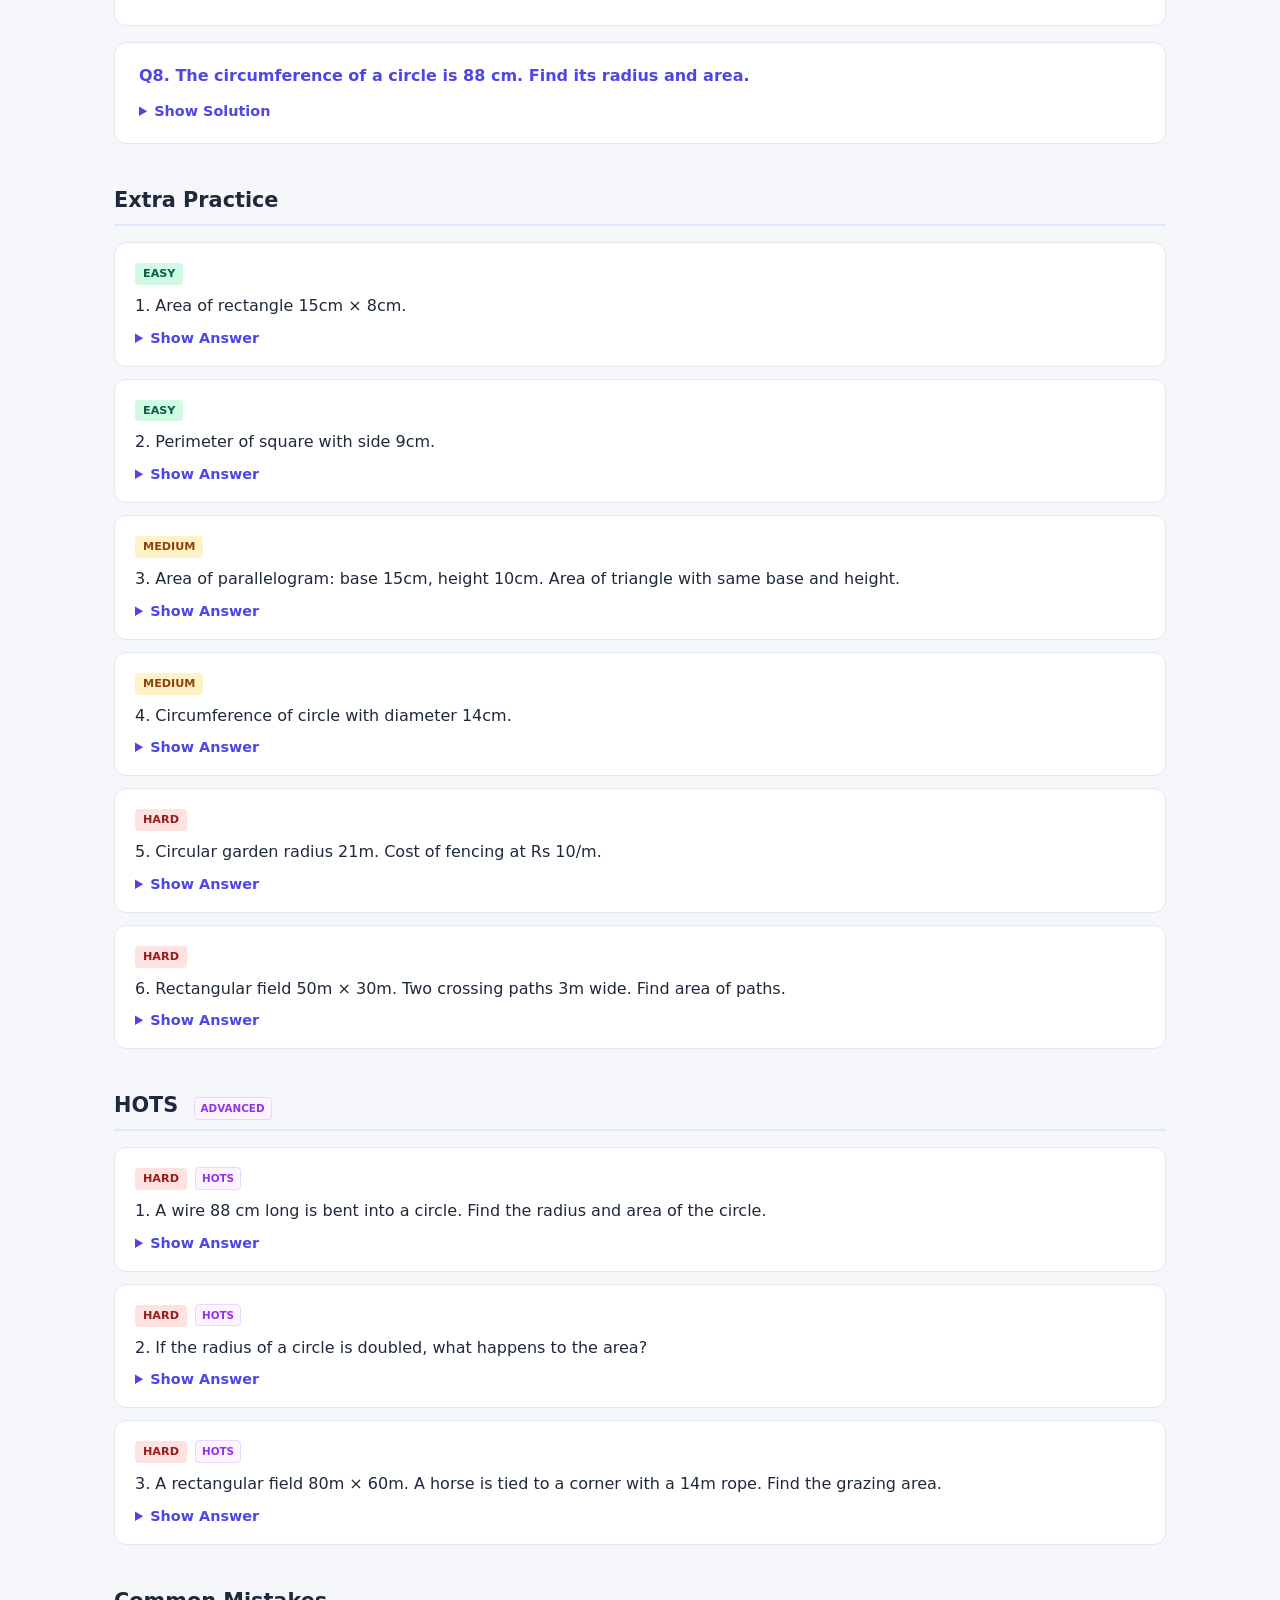
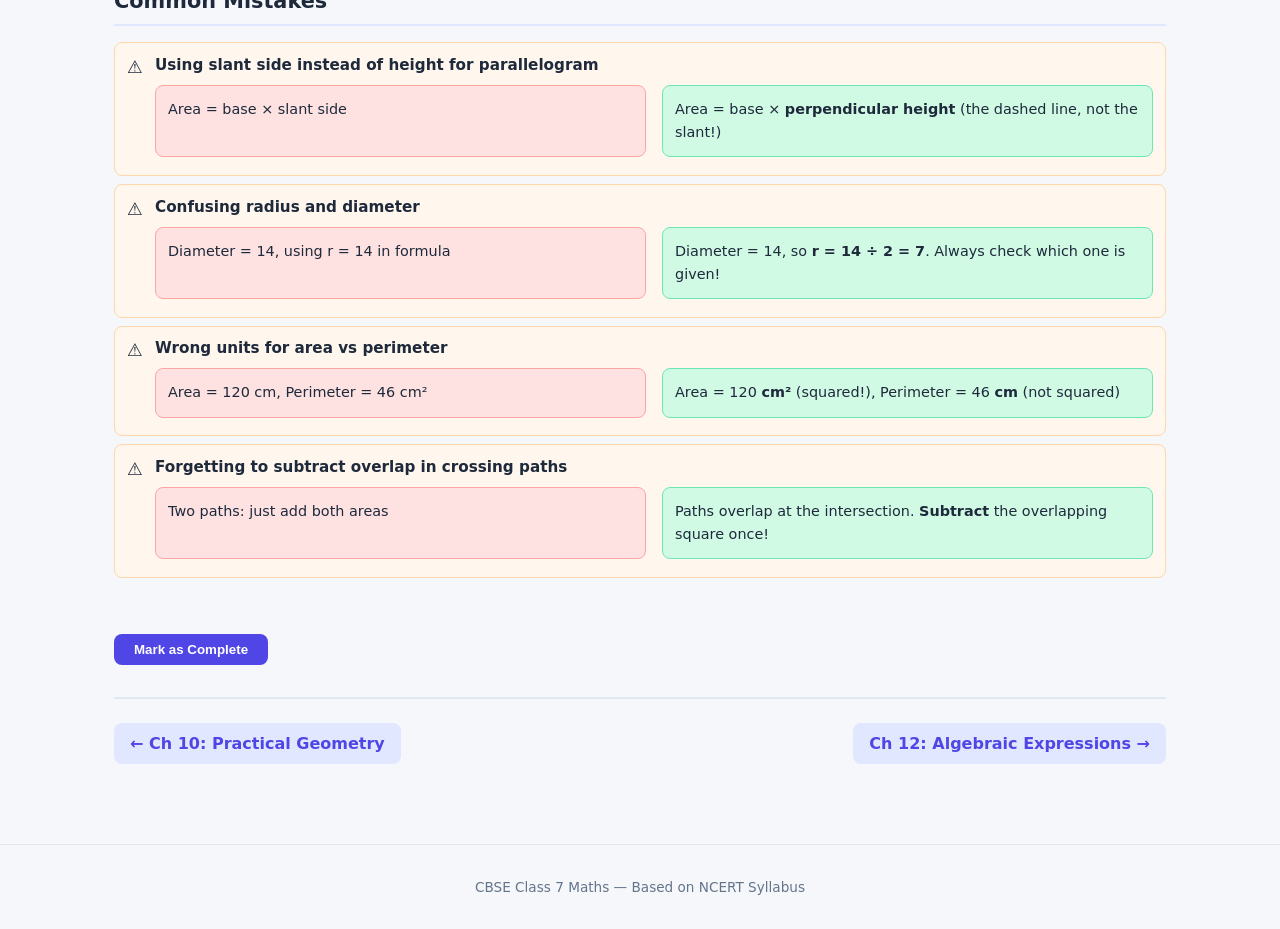
<file: chapters/ch11.html>
<!DOCTYPE html>
<html lang="en">
<head>
<meta charset="UTF-8">
<meta name="viewport" content="width=device-width,initial-scale=1">
<meta name="chapter-num" content="11">
<title>NCERT Solutions Class 7 Maths Chapter 11 Perimeter and Area</title>
<meta name="description" content="NCERT Solutions for Class 7 Maths Chapter 11 Perimeter and Area. Rectangle, triangle, parallelogram, circle — all exercises solved step-by-step with diagrams.">
<link rel="stylesheet" href="../css/style.css">
<style>
.real-world{background:#f0fdf4;border:1px solid #bbf7d0;border-radius:12px;padding:1rem 1.25rem;margin:.75rem 0;font-size:.95rem}
.real-world strong{color:#16a34a}
.why-box{background:#eff6ff;border:1px solid #bfdbfe;border-radius:12px;padding:1rem 1.25rem;margin:.75rem 0;font-size:.95rem}
.why-box strong{color:#3b82f6}
.exam-tip{background:#fdf4ff;border:1px solid #e9d5ff;border-radius:12px;padding:1rem 1.25rem;margin:.75rem 0;font-size:.95rem}
.exam-tip strong{color:#9333ea}
.wrong-right{display:flex;gap:1rem;flex-wrap:wrap;margin:.5rem 0}
.wrong-right .wrong,.wrong-right .right{flex:1;min-width:200px;padding:.75rem;border-radius:8px;font-size:.9rem}
.wrong-right .wrong{background:#fee2e2;border:1px solid #fca5a5}
.wrong-right .right{background:#d1fae5;border:1px solid #6ee7b7}
.revision-card{background:linear-gradient(135deg,#ef4444,#dc2626);color:#fff;border-radius:16px;padding:1.5rem;margin-bottom:2rem}
.revision-card h2{color:#fff;border:none;padding:0;margin-bottom:1rem;font-size:1.2rem}
.revision-card .formula-grid{display:grid;grid-template-columns:repeat(auto-fill,minmax(250px,1fr));gap:.75rem}
.revision-card .f-item{background:rgba(255,255,255,.15);border-radius:8px;padding:.6rem .8rem;font-size:.9rem;backdrop-filter:blur(4px)}
.revision-card .f-item code{color:#fde68a;font-weight:700}
.exercise-header{background:var(--meas-light);border:2px solid var(--meas);border-radius:12px;padding:1rem 1.25rem;margin:1.5rem 0 1rem;font-size:1.1rem;font-weight:700;color:#991b1b}
.step-reveal summary{cursor:pointer;color:var(--primary);font-weight:600;font-size:.9rem}
.step-reveal .steps-content{padding:.75rem;margin-top:.5rem;background:#f8fafc;border-radius:8px;border:1px solid #e2e8f0}
.hots-tag{display:inline-block;font-size:.65rem;font-weight:700;text-transform:uppercase;padding:2px 6px;border-radius:4px;background:#fdf4ff;color:#9333ea;border:1px solid #e9d5ff;margin-left:.5rem}
</style>
</head>
<body>
<header class="navbar">
  <span class="logo">Class 7 Maths</span>
  <nav>
    <a href="../index.html">Home</a>
    <a href="../progress.html">My Progress</a>
  </nav>
</header>

<div class="container">
  <div class="chapter-header">
    <div class="ch-label" style="color:var(--meas)">Chapter 11 &middot; Measurement</div>
    <h1>Perimeter and Area &mdash; Complete NCERT Solutions</h1>
  </div>

  <nav class="topic-nav">
    <a href="#revision">Revision Card</a>
    <a href="#rectangle-square">Rectangle &amp; Square</a>
    <a href="#parallelogram">Parallelogram</a>
    <a href="#triangle">Triangle</a>
    <a href="#circle">Circle</a>
    <a href="#ncert-solutions" class="nav-exercise">NCERT Solutions</a>
    <a href="#extra-practice" class="nav-exercise">Extra Practice</a>
    <a href="#hots" class="nav-exercise">HOTS</a>
    <a href="#mistakes">Common Mistakes</a>
  </nav>

  <div class="revision-card" id="revision">
    <h2>Quick Revision Card</h2>
    <div class="formula-grid">
      <div class="f-item"><code>Rectangle: A = l &times; b</code><br>Perimeter = 2(l + b)</div>
      <div class="f-item"><code>Square: A = side&sup2;</code><br>Perimeter = 4 &times; side</div>
      <div class="f-item"><code>Parallelogram: A = base &times; height</code><br>Height must be perpendicular!</div>
      <div class="f-item"><code>Triangle: A = &frac12; &times; b &times; h</code><br>Half of parallelogram</div>
      <div class="f-item"><code>Circle: A = &pi;r&sup2;</code><br>Use &pi; = 22/7 or 3.14</div>
      <div class="f-item"><code>Circumference = 2&pi;r</code><br>Perimeter of a circle</div>
    </div>
  </div>

  <!-- Rectangle & Square -->
  <div class="section">
    <h2 id="rectangle-square">Rectangle and Square</h2>
    <div class="real-world">
      <strong>Real-world:</strong> Your classroom floor, a book cover, a phone screen &mdash; all rectangles! Knowing area helps you figure out how much carpet to buy, how much paint you need, or how many tiles to order.
    </div>

    <figure class="diagram">
      <svg viewBox="0 0 500 180" width="500" height="180" xmlns="http://www.w3.org/2000/svg">
        <!-- Rectangle -->
        <rect x="20" y="30" width="180" height="100" fill="#dbeafe" stroke="#3b82f6" stroke-width="2.5" rx="2"/>
        <text x="110" y="85" text-anchor="middle" font-size="13" fill="#3b82f6" font-weight="700">Area = l &times; b</text>
        <!-- Length label -->
        <text x="110" y="150" text-anchor="middle" font-size="12" fill="#334155" font-weight="600">length (l)</text>
        <line x1="20" y1="140" x2="200" y2="140" stroke="#334155" stroke-width="1" stroke-dasharray="3,2"/>
        <!-- Breadth label -->
        <text x="215" y="85" font-size="12" fill="#334155" font-weight="600" transform="rotate(90,215,85)">breadth (b)</text>
        <!-- Square -->
        <rect x="300" y="40" width="100" height="100" fill="#d1fae5" stroke="#16a34a" stroke-width="2.5" rx="2"/>
        <text x="350" y="95" text-anchor="middle" font-size="13" fill="#16a34a" font-weight="700">A = s&sup2;</text>
        <text x="350" y="160" text-anchor="middle" font-size="12" fill="#334155" font-weight="600">side (s)</text>
        <!-- Labels -->
        <text x="110" y="20" text-anchor="middle" font-size="14" fill="#3b82f6" font-weight="700">Rectangle</text>
        <text x="350" y="30" text-anchor="middle" font-size="14" fill="#16a34a" font-weight="700">Square</text>
      </svg>
      <figcaption>Rectangle: Area = length &times; breadth. Square: Area = side &times; side = side&sup2;</figcaption>
    </figure>

    <div class="example">
      <h3>Example: Find the area and perimeter of a rectangle 15 cm long and 8 cm wide.</h3>
      <div class="step"><strong>Step 1:</strong> Write what we know: length (l) = 15 cm, breadth (b) = 8 cm.</div>
      <div class="step"><strong>Step 2:</strong> Area formula: A = l &times; b<br>
        A = 15 &times; 8 = <strong>120 cm&sup2;</strong><br>
        (We write cm&sup2; because area is measured in &ldquo;square centimetres&rdquo;)</div>
      <div class="step"><strong>Step 3:</strong> Perimeter formula: P = 2 &times; (l + b)<br>
        First add: l + b = 15 + 8 = 23<br>
        Then multiply: P = 2 &times; 23 = <strong>46 cm</strong><br>
        (Perimeter is in cm, not cm&sup2;, because it&rsquo;s a length, not an area)</div>
    </div>
  </div>

  <!-- Parallelogram -->
  <div class="section">
    <h2 id="parallelogram">Parallelogram</h2>
    <figure class="diagram">
      <svg viewBox="0 0 400 170" width="400" height="170" xmlns="http://www.w3.org/2000/svg">
        <!-- Parallelogram -->
        <polygon points="80,130 280,130 320,30 120,30" fill="#fef3c7" stroke="#f59e0b" stroke-width="2.5"/>
        <!-- Height (dashed perpendicular) -->
        <line x1="160" y1="30" x2="160" y2="130" stroke="#dc2626" stroke-width="2" stroke-dasharray="5,3"/>
        <!-- Right angle marker -->
        <polyline points="160,112 178,112 178,130" fill="none" stroke="#dc2626" stroke-width="1.5"/>
        <!-- Labels -->
        <text x="180" y="145" text-anchor="middle" font-size="12" fill="#334155" font-weight="600">base (b)</text>
        <text x="142" y="85" font-size="12" fill="#dc2626" font-weight="700">height (h)</text>
        <text x="200" y="85" text-anchor="middle" font-size="14" fill="#f59e0b" font-weight="700">A = b &times; h</text>
        <!-- Slant side label -->
        <text x="55" y="85" font-size="10" fill="#64748b">slant side<br>(NOT height!)</text>
      </svg>
      <figcaption>Parallelogram: Area = base &times; height. The height must be PERPENDICULAR to the base (not the slant side!)</figcaption>
    </figure>
    <div class="why-box">
      <strong>WHY is area = base &times; height?</strong><br>
      Imagine cutting a right triangle from one side of the parallelogram and moving it to the other side. It becomes a rectangle! And a rectangle&rsquo;s area = length &times; breadth = base &times; height.
    </div>
  </div>

  <!-- Triangle -->
  <div class="section">
    <h2 id="triangle">Triangle</h2>
    <figure class="diagram">
      <svg viewBox="0 0 400 170" width="400" height="170" xmlns="http://www.w3.org/2000/svg">
        <!-- Triangle -->
        <polygon points="50,140 300,140 180,30" fill="#ede9fe" stroke="#8b5cf6" stroke-width="2.5"/>
        <!-- Height -->
        <line x1="180" y1="30" x2="180" y2="140" stroke="#dc2626" stroke-width="2" stroke-dasharray="5,3"/>
        <polyline points="180,122 198,122 198,140" fill="none" stroke="#dc2626" stroke-width="1.5"/>
        <!-- Labels -->
        <text x="175" y="155" text-anchor="middle" font-size="12" fill="#334155" font-weight="600">base (b)</text>
        <text x="158" y="90" font-size="12" fill="#dc2626" font-weight="700">h</text>
        <text x="200" y="90" font-size="13" fill="#8b5cf6" font-weight="700">A = &frac12; &times; b &times; h</text>
      </svg>
      <figcaption>Triangle: Area = &frac12; &times; base &times; height. A triangle is exactly HALF of a parallelogram!</figcaption>
    </figure>
  </div>

  <!-- Circle -->
  <div class="section">
    <h2 id="circle">Circle</h2>
    <figure class="diagram">
      <svg viewBox="0 0 400 200" width="400" height="200" xmlns="http://www.w3.org/2000/svg">
        <!-- Circle -->
        <circle cx="150" cy="100" r="80" fill="#fce7f3" stroke="#ec4899" stroke-width="2.5"/>
        <!-- Radius -->
        <line x1="150" y1="100" x2="230" y2="100" stroke="#dc2626" stroke-width="2.5"/>
        <circle cx="150" cy="100" r="3" fill="#334155"/>
        <!-- Diameter -->
        <line x1="70" y1="100" x2="230" y2="100" stroke="#3b82f6" stroke-width="1.5" stroke-dasharray="5,3"/>
        <!-- Labels -->
        <text x="190" y="92" font-size="12" fill="#dc2626" font-weight="700">r (radius)</text>
        <text x="150" y="118" text-anchor="middle" font-size="10" fill="#3b82f6">d = 2r (diameter)</text>
        <!-- Formulas -->
        <text x="310" y="70" font-size="13" fill="#ec4899" font-weight="700">Area = &pi;r&sup2;</text>
        <text x="310" y="95" font-size="13" fill="#ec4899" font-weight="700">C = 2&pi;r</text>
        <text x="310" y="120" font-size="11" fill="#64748b">&pi; &asymp; 22/7 or 3.14</text>
        <text x="310" y="145" font-size="10" fill="#64748b">Use 22/7 when r is</text>
        <text x="310" y="160" font-size="10" fill="#64748b">a multiple of 7</text>
      </svg>
      <figcaption>Circle: radius (r) = center to edge. Diameter (d) = 2r. Area = &pi;r&sup2;, Circumference = 2&pi;r</figcaption>
    </figure>
    <div class="exam-tip">
      <strong>When to use 22/7 vs 3.14:</strong><br>
      &bull; If radius is a <strong>multiple of 7</strong> (7, 14, 21...), use &pi; = 22/7 &mdash; the 7s cancel nicely!<br>
      &bull; Otherwise, use &pi; = 3.14.
    </div>
    <div class="example">
      <h3>Example: Find the area and circumference of a circle with radius 7 cm.</h3>
      <div class="step"><strong>Step 1:</strong> r = 7 cm. Since 7 is a multiple of 7, use &pi; = 22/7.</div>
      <div class="step"><strong>Step 2: Circumference</strong> = 2&pi;r<br>
        = 2 &times; 22/7 &times; 7<br>
        = 2 &times; 22 &times; 7/7 (the 7s cancel: 7&divide;7 = 1)<br>
        = 2 &times; 22 &times; 1<br>
        = <strong>44 cm</strong></div>
      <div class="step"><strong>Step 3: Area</strong> = &pi;r&sup2; = &pi; &times; r &times; r<br>
        = 22/7 &times; 7 &times; 7<br>
        = 22 &times; 7 &times; 7/7 (one 7 cancels)<br>
        = 22 &times; 7<br>
        = <strong>154 cm&sup2;</strong></div>
    </div>
  </div>

  <!-- NCERT Solutions -->
  <div class="section">
    <h2 id="ncert-solutions">NCERT Exercise Solutions &mdash; All Questions Solved</h2>

    <div class="exercise-header">Exercise 11.1 &mdash; Parallelogram &amp; Triangle Area (8 Questions)</div>

    <div class="example"><h3>Q1. Find the area of a parallelogram with base 12 cm and height 8 cm.</h3>
      <figure class="diagram">
        <svg viewBox="0 0 300 120" width="300" height="120" xmlns="http://www.w3.org/2000/svg">
          <polygon points="40,100 220,100 260,20 80,20" fill="#fef3c7" stroke="#f59e0b" stroke-width="2"/>
          <line x1="130" y1="20" x2="130" y2="100" stroke="#dc2626" stroke-width="2" stroke-dasharray="4,3"/>
          <polyline points="130,85 145,85 145,100" fill="none" stroke="#dc2626" stroke-width="1.5"/>
          <text x="130" y="115" text-anchor="middle" font-size="11" fill="#334155" font-weight="600">12 cm</text>
          <text x="113" y="65" font-size="11" fill="#dc2626" font-weight="600">8 cm</text>
        </svg>
      </figure>
      <details class="step-reveal"><summary>Show Solution</summary><div class="steps-content">
        <div class="step"><strong>Step 1:</strong> Write what we know: base (b) = 12 cm, height (h) = 8 cm.</div>
        <div class="step"><strong>Step 2:</strong> Formula: Area = base &times; height</div>
        <div class="step"><strong>Step 3:</strong> Substitute: Area = 12 &times; 8</div>
        <div class="step"><strong>Step 4:</strong> Calculate: 12 &times; 8 = <strong>96 cm&sup2;</strong></div>
      </div></details></div>

    <div class="example"><h3>Q2. Find the area of a triangle with base 10 cm and height 6 cm.</h3>
      <figure class="diagram">
        <svg viewBox="0 0 250 110" width="250" height="110" xmlns="http://www.w3.org/2000/svg">
          <polygon points="20,90 200,90 120,15" fill="#ede9fe" stroke="#8b5cf6" stroke-width="2"/>
          <line x1="120" y1="15" x2="120" y2="90" stroke="#dc2626" stroke-width="2" stroke-dasharray="4,3"/>
          <polyline points="120,75 135,75 135,90" fill="none" stroke="#dc2626" stroke-width="1.5"/>
          <text x="110" y="105" text-anchor="middle" font-size="11" fill="#334155" font-weight="600">10 cm</text>
          <text x="103" y="58" font-size="11" fill="#dc2626" font-weight="600">6 cm</text>
        </svg>
      </figure>
      <details class="step-reveal"><summary>Show Solution</summary><div class="steps-content">
        <div class="step"><strong>Step 1:</strong> Write what we know: base (b) = 10 cm, height (h) = 6 cm.</div>
        <div class="step"><strong>Step 2:</strong> Formula: Area = &frac12; &times; base &times; height</div>
        <div class="step"><strong>Step 3:</strong> Substitute: Area = &frac12; &times; 10 &times; 6</div>
        <div class="step"><strong>Step 4:</strong> Calculate step by step:<br>
          First: 10 &times; 6 = 60<br>
          Then: &frac12; &times; 60 = 60 &divide; 2 = <strong>30 cm&sup2;</strong></div>
      </div></details></div>

    <div class="example"><h3>Q3. A parallelogram has area 300 cm&sup2; and base 20 cm. Find the height.</h3>
      <details class="step-reveal"><summary>Show Solution</summary><div class="steps-content">
        <div class="step"><strong>Step 1:</strong> We know: Area = 300 cm&sup2;, base = 20 cm. Find: height = ?</div>
        <div class="step"><strong>Step 2:</strong> Formula: Area = base &times; height. We need to rearrange to find height.</div>
        <div class="step"><strong>Step 3:</strong> height = Area &divide; base (divide both sides by base)</div>
        <div class="step"><strong>Step 4:</strong> height = 300 &divide; 20<br>
          Long division: 300 &divide; 20 = 15<br>
          (Think: 20 &times; 15 = 300 &#10003;)</div>
        <div class="step"><strong>Answer: height = 15 cm</strong></div>
      </div></details></div>

    <div class="example"><h3>Q4. Find the area of a triangle with base 14 cm and height 10 cm.</h3>
      <details class="step-reveal"><summary>Show Solution</summary><div class="steps-content">
        <div class="step"><strong>Step 1:</strong> base = 14 cm, height = 10 cm</div>
        <div class="step"><strong>Step 2:</strong> Area = &frac12; &times; base &times; height</div>
        <div class="step"><strong>Step 3:</strong> = &frac12; &times; 14 &times; 10</div>
        <div class="step"><strong>Step 4:</strong> First: 14 &times; 10 = 140<br>Then: 140 &divide; 2 = <strong>70 cm&sup2;</strong></div>
      </div></details></div>

    <div class="example"><h3>Q5. A rectangular garden is 50 m long and 30 m wide. A path 2 m wide runs inside along the boundary. Find the area of the path.</h3>
      <figure class="diagram">
        <svg viewBox="0 0 360 230" width="360" height="230" xmlns="http://www.w3.org/2000/svg">
          <!-- Outer rectangle -->
          <rect x="20" y="20" width="300" height="170" fill="#fef3c7" stroke="#f59e0b" stroke-width="2"/>
          <!-- Inner rectangle (garden minus path) -->
          <rect x="40" y="40" width="260" height="130" fill="#d1fae5" stroke="#16a34a" stroke-width="2"/>
          <!-- Path area shaded -->
          <text x="170" y="110" text-anchor="middle" font-size="12" fill="#16a34a" font-weight="600">Inner: 46 &times; 26</text>
          <!-- Outer labels -->
          <text x="170" y="210" text-anchor="middle" font-size="11" fill="#334155" font-weight="600">50 m</text>
          <text x="340" y="110" font-size="11" fill="#334155" font-weight="600">30 m</text>
          <!-- Path width labels -->
          <text x="30" y="35" font-size="9" fill="#dc2626">2m path</text>
          <!-- Inner dimensions -->
          <text x="170" y="185" text-anchor="middle" font-size="9" fill="#64748b">Inner: 50&minus;2&minus;2 = 46 m</text>
        </svg>
        <figcaption>The path runs along ALL 4 sides inside the garden. Inner dimensions = outer minus 2 &times; path width.</figcaption>
      </figure>
      <details class="step-reveal"><summary>Show Solution</summary><div class="steps-content">
        <div class="step"><strong>Step 1:</strong> Outer dimensions: length = 50 m, width = 30 m.</div>
        <div class="step"><strong>Step 2:</strong> Outer area = 50 &times; 30 = <strong>1500 m&sup2;</strong></div>
        <div class="step"><strong>Step 3:</strong> The path is 2 m wide on ALL sides. So the inner rectangle is smaller by 2 m on each side:<br>
          Inner length = 50 &minus; 2 &minus; 2 = 50 &minus; 4 = <strong>46 m</strong><br>
          Inner width = 30 &minus; 2 &minus; 2 = 30 &minus; 4 = <strong>26 m</strong></div>
        <div class="step"><strong>Step 4:</strong> Inner area = 46 &times; 26<br>
          Calculate: 46 &times; 26 = 46 &times; 20 + 46 &times; 6 = 920 + 276 = <strong>1196 m&sup2;</strong></div>
        <div class="step"><strong>Step 5:</strong> Path area = Outer area &minus; Inner area<br>
          = 1500 &minus; 1196 = <strong>304 m&sup2;</strong></div>
      </div></details></div>

    <div class="example"><h3>Q6. Find the circumference of a circle with diameter 14 cm.</h3>
      <details class="step-reveal"><summary>Show Solution</summary><div class="steps-content">
        <div class="step"><strong>Step 1:</strong> Diameter = 14 cm. Radius = diameter &divide; 2 = 14 &divide; 2 = <strong>7 cm</strong>.</div>
        <div class="step"><strong>Step 2:</strong> Since radius = 7 (multiple of 7), use &pi; = 22/7.</div>
        <div class="step"><strong>Step 3:</strong> Circumference = 2&pi;r = 2 &times; 22/7 &times; 7</div>
        <div class="step"><strong>Step 4:</strong> The 7 in the numerator and 7 in the denominator cancel: 7 &divide; 7 = 1.<br>
          = 2 &times; 22 &times; 1 = <strong>44 cm</strong></div>
      </div></details></div>

    <div class="example"><h3>Q7. Find the area of a circle with radius 14 cm. (Use &pi; = 22/7)</h3>
      <details class="step-reveal"><summary>Show Solution</summary><div class="steps-content">
        <div class="step"><strong>Step 1:</strong> r = 14 cm, &pi; = 22/7</div>
        <div class="step"><strong>Step 2:</strong> Area = &pi;r&sup2; = &pi; &times; r &times; r</div>
        <div class="step"><strong>Step 3:</strong> = 22/7 &times; 14 &times; 14</div>
        <div class="step"><strong>Step 4:</strong> Simplify: 14 &divide; 7 = 2. So 22/7 &times; 14 = 22 &times; 2 = 44.</div>
        <div class="step"><strong>Step 5:</strong> Now: 44 &times; 14 = 44 &times; 10 + 44 &times; 4 = 440 + 176 = <strong>616 cm&sup2;</strong></div>
      </div></details></div>

    <div class="example"><h3>Q8. The circumference of a circle is 88 cm. Find its radius and area.</h3>
      <details class="step-reveal"><summary>Show Solution</summary><div class="steps-content">
        <div class="step"><strong>Step 1:</strong> C = 88 cm. Formula: C = 2&pi;r. We need to find r.</div>
        <div class="step"><strong>Step 2:</strong> 88 = 2 &times; 22/7 &times; r</div>
        <div class="step"><strong>Step 3:</strong> Simplify left side: 2 &times; 22/7 = 44/7. So: 88 = 44/7 &times; r</div>
        <div class="step"><strong>Step 4:</strong> Solve for r: r = 88 &divide; (44/7) = 88 &times; 7/44<br>
          = (88 &times; 7) / 44<br>
          = 88/44 &times; 7 (divide 88 by 44 first: 88 &divide; 44 = 2)<br>
          = 2 &times; 7 = <strong>14 cm</strong></div>
        <div class="step"><strong>Step 5:</strong> Now find area: A = &pi;r&sup2; = 22/7 &times; 14 &times; 14 = <strong>616 cm&sup2;</strong> (same as Q7)</div>
      </div></details></div>
  </div>

  <!-- Extra Practice -->
  <div class="section">
    <h2 id="extra-practice">Extra Practice</h2>
    <div class="problem"><span class="difficulty easy">Easy</span><p>1. Area of rectangle 15cm &times; 8cm.</p>
      <details><summary>Show Answer</summary><div class="answer"><strong>Step 1:</strong> Area = l &times; b = 15 &times; 8<br><strong>Step 2:</strong> 15 &times; 8 = <strong>120 cm&sup2;</strong></div></details></div>
    <div class="problem"><span class="difficulty easy">Easy</span><p>2. Perimeter of square with side 9cm.</p>
      <details><summary>Show Answer</summary><div class="answer"><strong>Step 1:</strong> Perimeter = 4 &times; side = 4 &times; 9<br><strong>Step 2:</strong> 4 &times; 9 = <strong>36 cm</strong></div></details></div>
    <div class="problem"><span class="difficulty medium">Medium</span><p>3. Area of parallelogram: base 15cm, height 10cm. Area of triangle with same base and height.</p>
      <details><summary>Show Answer</summary><div class="answer"><strong>Parallelogram:</strong> A = 15 &times; 10 = <strong>150 cm&sup2;</strong><br><strong>Triangle:</strong> A = &frac12; &times; 15 &times; 10 = 150 &divide; 2 = <strong>75 cm&sup2;</strong><br><strong>Notice:</strong> Triangle is exactly <strong>half</strong> the parallelogram!</div></details></div>
    <div class="problem"><span class="difficulty medium">Medium</span><p>4. Circumference of circle with diameter 14cm.</p>
      <details><summary>Show Answer</summary><div class="answer"><strong>Step 1:</strong> d = 14, so r = 14 &divide; 2 = 7 cm<br><strong>Step 2:</strong> C = 2&pi;r = 2 &times; 22/7 &times; 7<br><strong>Step 3:</strong> 7 &divide; 7 = 1. So: 2 &times; 22 = <strong>44 cm</strong></div></details></div>
    <div class="problem"><span class="difficulty hard">Hard</span><p>5. Circular garden radius 21m. Cost of fencing at Rs 10/m.</p>
      <details><summary>Show Answer</summary><div class="answer"><strong>Step 1:</strong> Fencing = circumference = 2&pi;r<br><strong>Step 2:</strong> = 2 &times; 22/7 &times; 21<br><strong>Step 3:</strong> 21 &divide; 7 = 3. So: 2 &times; 22 &times; 3 = 132 m<br><strong>Step 4:</strong> Cost = 132 &times; 10 = <strong>Rs 1320</strong></div></details></div>
    <div class="problem"><span class="difficulty hard">Hard</span><p>6. Rectangular field 50m &times; 30m. Two crossing paths 3m wide. Find area of paths.</p>
      <details><summary>Show Answer</summary><div class="answer"><strong>Step 1:</strong> Lengthwise path: 50 &times; 3 = 150 m&sup2;<br><strong>Step 2:</strong> Widthwise path: 30 &times; 3 = 90 m&sup2;<br><strong>Step 3:</strong> But they overlap at center! Overlap = 3 &times; 3 = 9 m&sup2;<br><strong>Step 4:</strong> Total = 150 + 90 &minus; 9 = <strong>231 m&sup2;</strong></div></details></div>
  </div>

  <!-- HOTS -->
  <div class="section">
    <h2 id="hots">HOTS <span class="hots-tag">Advanced</span></h2>
    <div class="problem"><span class="difficulty hard">Hard</span><span class="hots-tag">HOTS</span>
      <p>1. A wire 88 cm long is bent into a circle. Find the radius and area of the circle.</p>
      <details><summary>Show Answer</summary><div class="answer"><strong>Step 1:</strong> The wire becomes the circumference. C = 88 cm.<br><strong>Step 2:</strong> C = 2&pi;r &rarr; 88 = 2 &times; 22/7 &times; r<br><strong>Step 3:</strong> r = 88 &times; 7 / 44 = 2 &times; 7 = <strong>14 cm</strong><br><strong>Step 4:</strong> Area = &pi;r&sup2; = 22/7 &times; 14 &times; 14 = <strong>616 cm&sup2;</strong></div></details></div>
    <div class="problem"><span class="difficulty hard">Hard</span><span class="hots-tag">HOTS</span>
      <p>2. If the radius of a circle is doubled, what happens to the area?</p>
      <details><summary>Show Answer</summary><div class="answer"><strong>Step 1:</strong> Original area = &pi;r&sup2;<br><strong>Step 2:</strong> New radius = 2r. New area = &pi;(2r)&sup2; = &pi; &times; 4r&sup2; = 4&pi;r&sup2;<br><strong>Step 3:</strong> New area = 4 &times; original area.<br><strong>Answer:</strong> Area becomes <strong>4 times</strong>! (Doubling radius quadruples area.)</div></details></div>
    <div class="problem"><span class="difficulty hard">Hard</span><span class="hots-tag">HOTS</span>
      <p>3. A rectangular field 80m &times; 60m. A horse is tied to a corner with a 14m rope. Find the grazing area.</p>
      <details><summary>Show Answer</summary><div class="answer"><strong>Step 1:</strong> The horse can graze in a quarter-circle (90&deg; corner).<br><strong>Step 2:</strong> Quarter-circle area = &frac14; &times; &pi;r&sup2;<br><strong>Step 3:</strong> = &frac14; &times; 22/7 &times; 14 &times; 14<br><strong>Step 4:</strong> = &frac14; &times; 22 &times; 2 &times; 14 = &frac14; &times; 616 = <strong>154 m&sup2;</strong></div></details></div>
  </div>

  <!-- Common Mistakes -->
  <div class="section">
    <h2 id="mistakes">Common Mistakes</h2>
    <ul class="mistakes-list">
      <li><strong>Using slant side instead of height for parallelogram</strong>
        <div class="wrong-right"><div class="wrong">Area = base &times; slant side</div><div class="right">Area = base &times; <strong>perpendicular height</strong> (the dashed line, not the slant!)</div></div>
      </li>
      <li><strong>Confusing radius and diameter</strong>
        <div class="wrong-right"><div class="wrong">Diameter = 14, using r = 14 in formula</div><div class="right">Diameter = 14, so <strong>r = 14 &divide; 2 = 7</strong>. Always check which one is given!</div></div>
      </li>
      <li><strong>Wrong units for area vs perimeter</strong>
        <div class="wrong-right"><div class="wrong">Area = 120 cm, Perimeter = 46 cm&sup2;</div><div class="right">Area = 120 <strong>cm&sup2;</strong> (squared!), Perimeter = 46 <strong>cm</strong> (not squared)</div></div>
      </li>
      <li><strong>Forgetting to subtract overlap in crossing paths</strong>
        <div class="wrong-right"><div class="wrong">Two paths: just add both areas</div><div class="right">Paths overlap at the intersection. <strong>Subtract</strong> the overlapping square once!</div></div>
      </li>
    </ul>
  </div>

  <button id="mark-read-btn" class="btn" style="margin-top:1rem;padding:.5rem 1.25rem;background:var(--primary);color:#fff;border:none;border-radius:8px;font-weight:600;cursor:pointer" onclick="markChapterRead(11)">Mark as Complete</button>
  <div class="chapter-nav">
    <a href="ch10.html">&larr; Ch 10: Practical Geometry</a>
    <a href="ch12.html">Ch 12: Algebraic Expressions &rarr;</a>
  </div>
</div>
<footer class="footer">CBSE Class 7 Maths &mdash; Based on NCERT Syllabus</footer>
<script src="../js/main.js"></script>
</body>
</html>
</file>
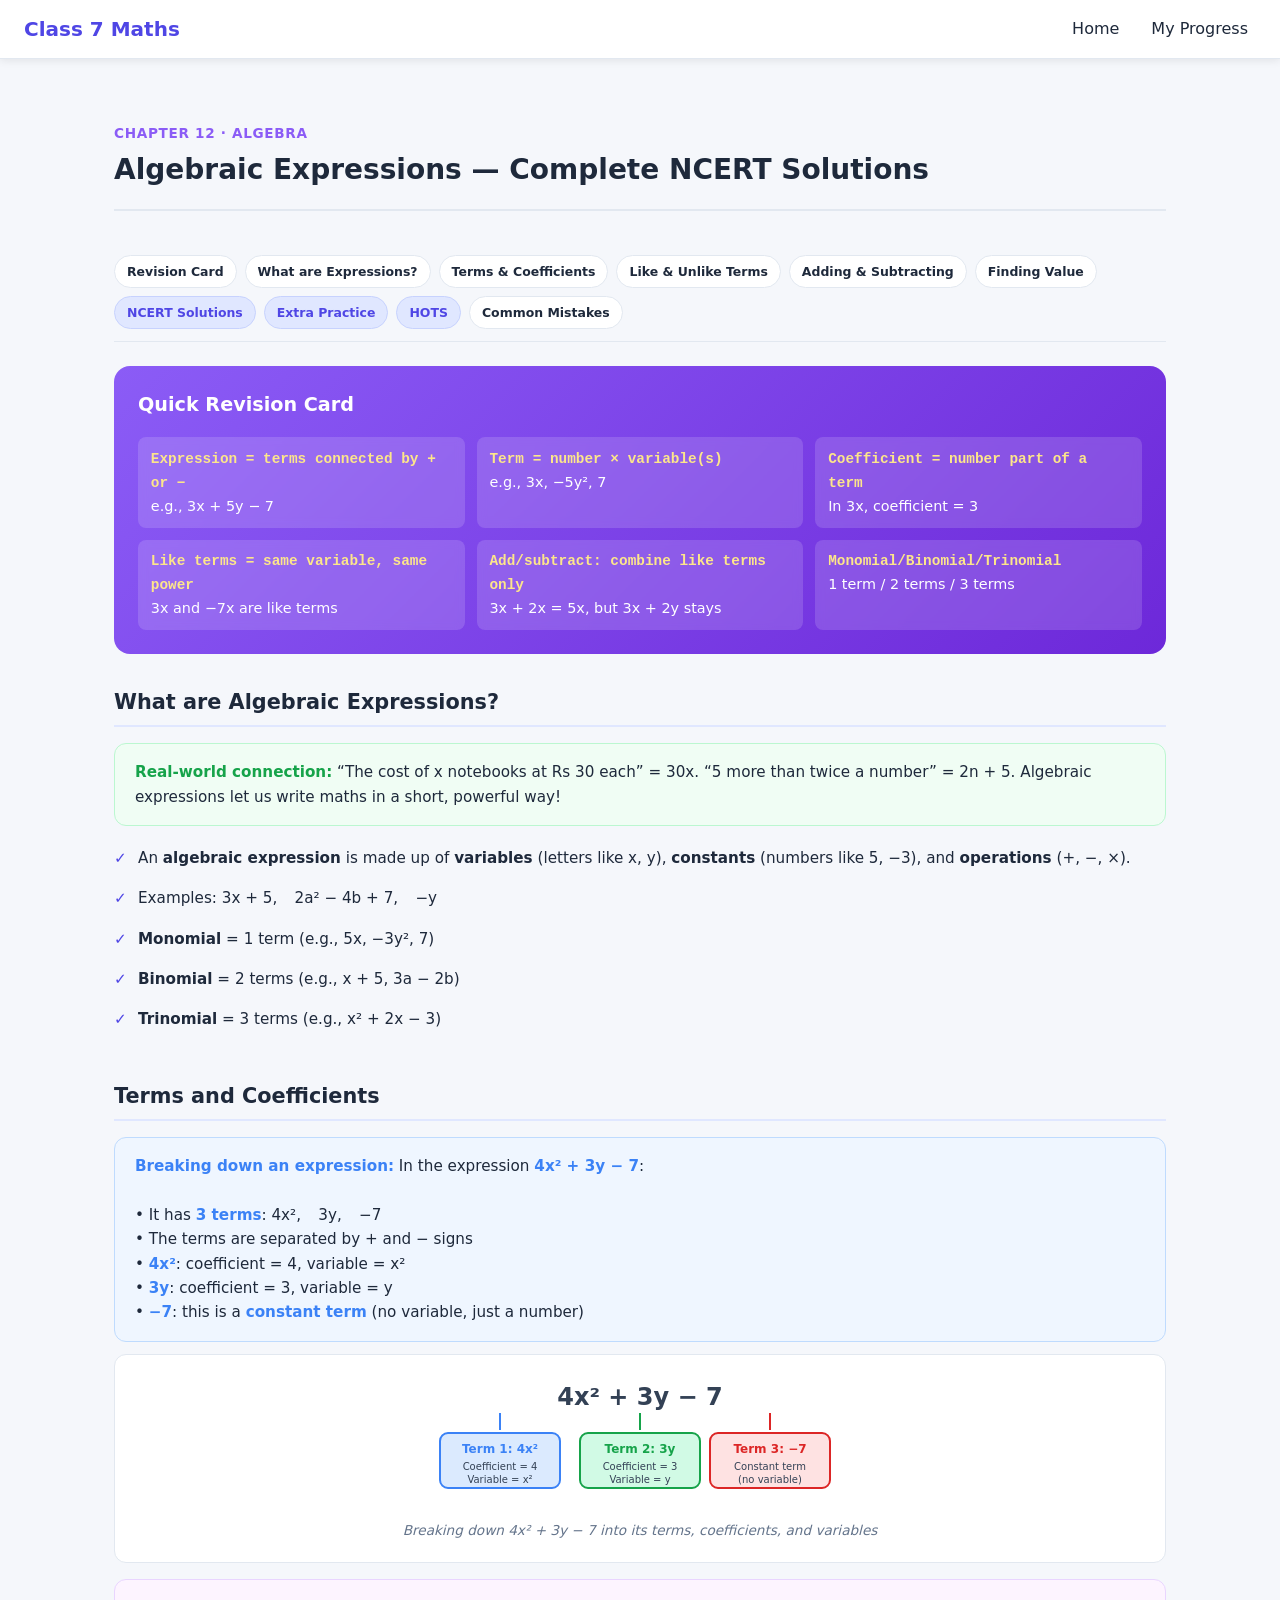
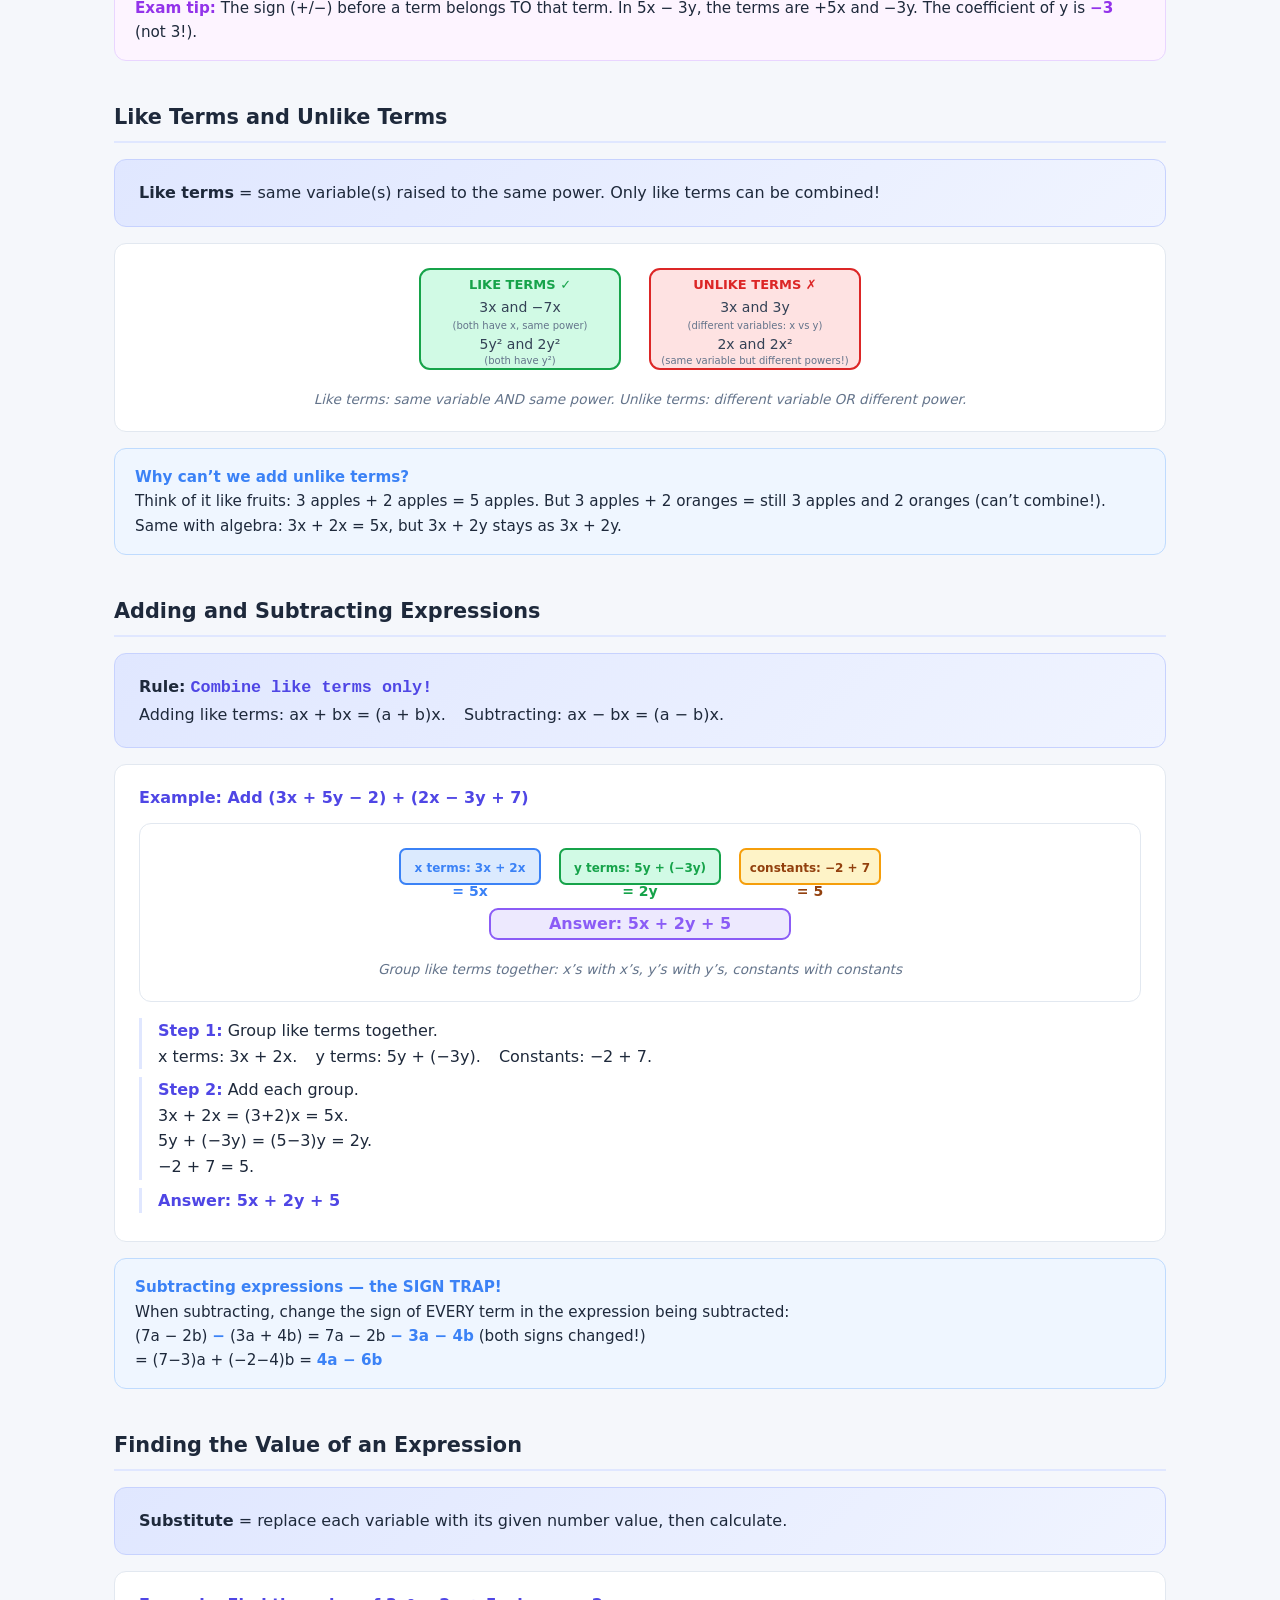
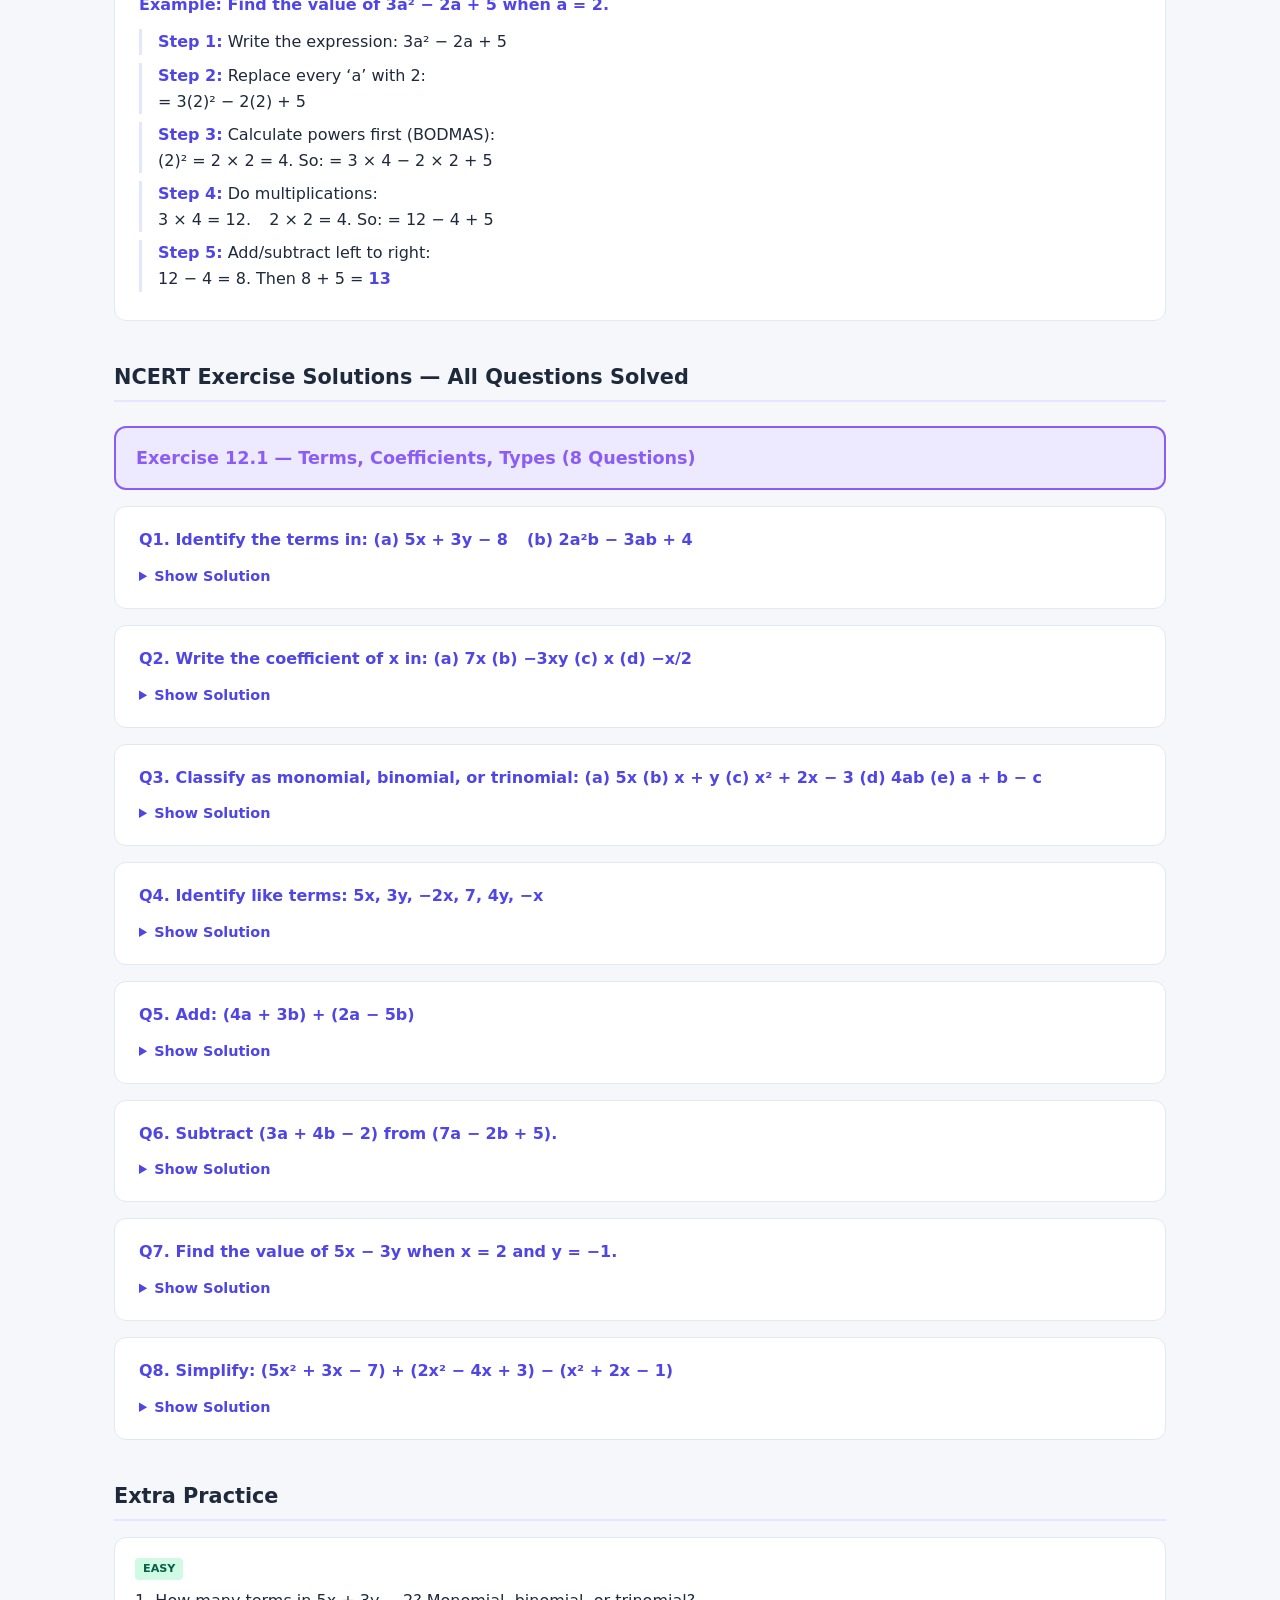
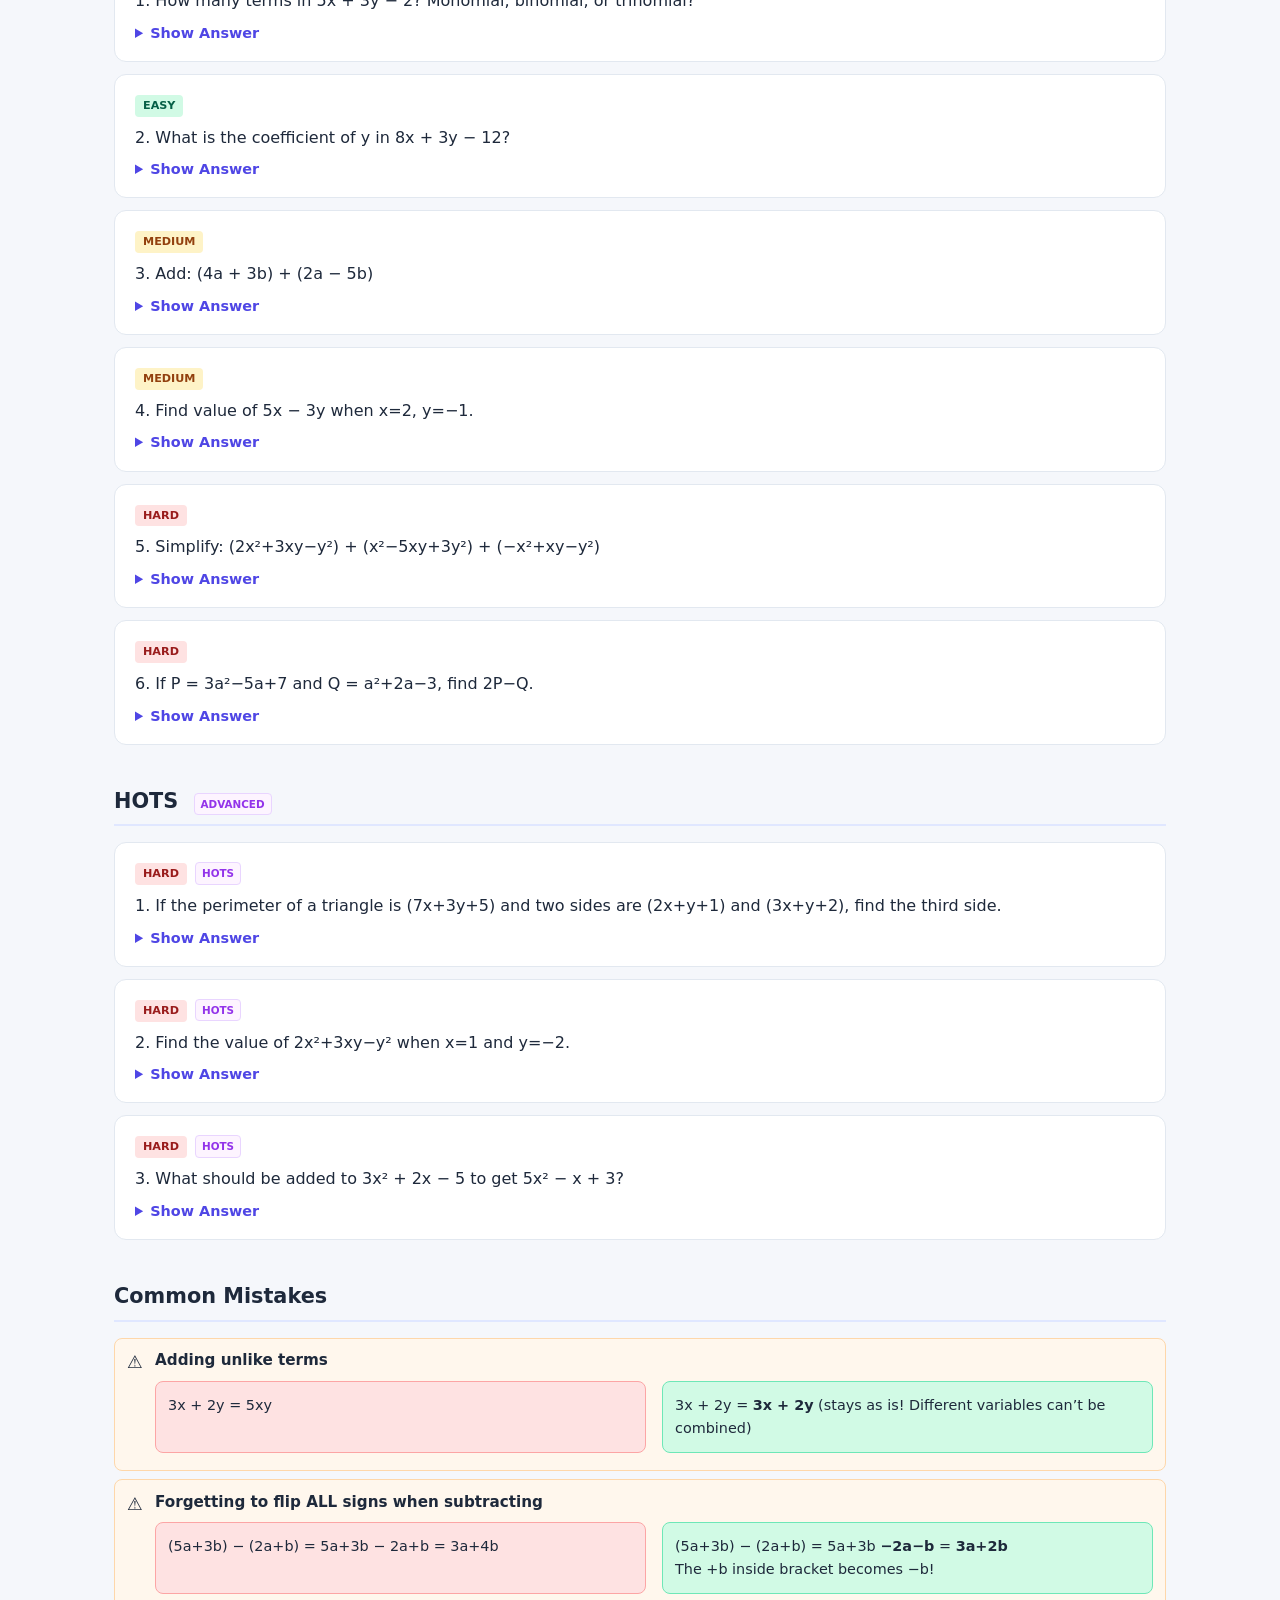
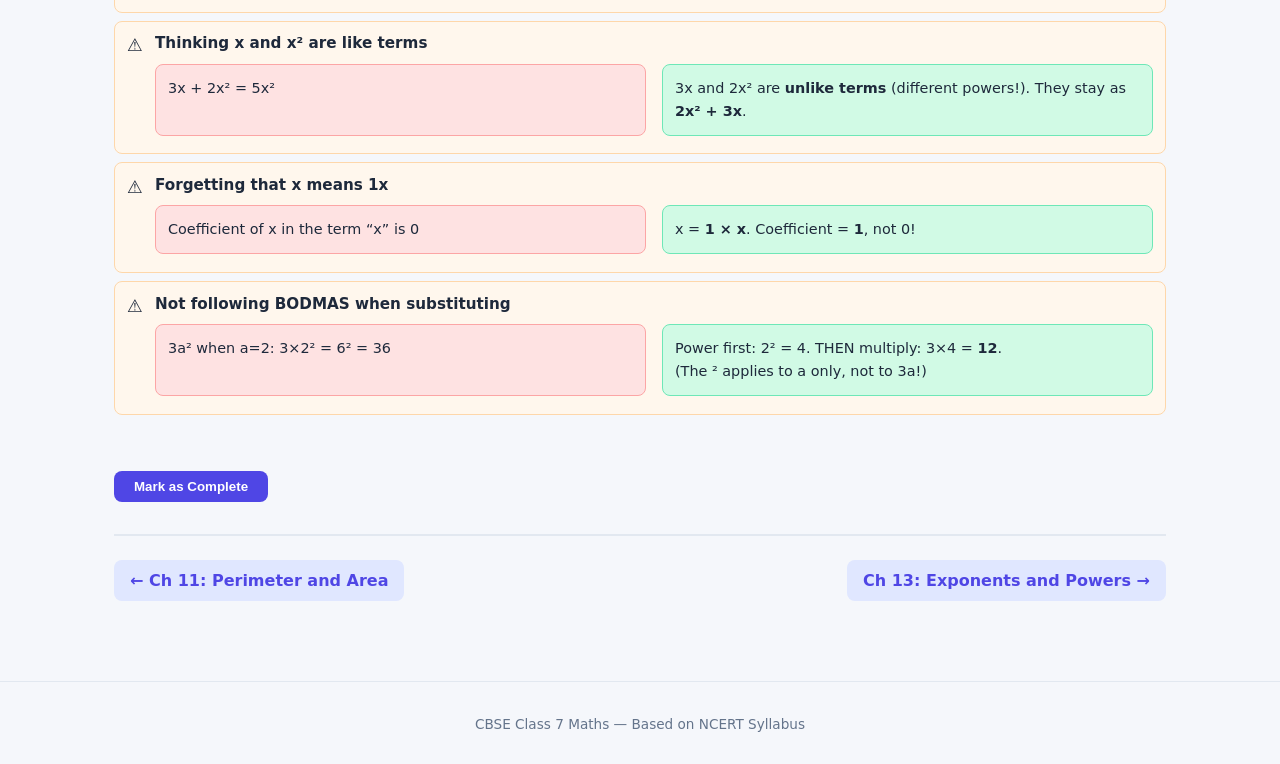
<file: chapters/ch12.html>
<!DOCTYPE html>
<html lang="en">
<head>
<meta charset="UTF-8">
<meta name="viewport" content="width=device-width,initial-scale=1">
<meta name="chapter-num" content="12">
<title>NCERT Solutions Class 7 Maths Chapter 12 Algebraic Expressions</title>
<meta name="description" content="NCERT Solutions for Class 7 Maths Chapter 12 Algebraic Expressions. Terms, coefficients, like terms, adding & subtracting expressions — all exercises solved step-by-step.">
<link rel="stylesheet" href="../css/style.css">
<style>
.real-world{background:#f0fdf4;border:1px solid #bbf7d0;border-radius:12px;padding:1rem 1.25rem;margin:.75rem 0;font-size:.95rem}
.real-world strong{color:#16a34a}
.why-box{background:#eff6ff;border:1px solid #bfdbfe;border-radius:12px;padding:1rem 1.25rem;margin:.75rem 0;font-size:.95rem}
.why-box strong{color:#3b82f6}
.exam-tip{background:#fdf4ff;border:1px solid #e9d5ff;border-radius:12px;padding:1rem 1.25rem;margin:.75rem 0;font-size:.95rem}
.exam-tip strong{color:#9333ea}
.wrong-right{display:flex;gap:1rem;flex-wrap:wrap;margin:.5rem 0}
.wrong-right .wrong,.wrong-right .right{flex:1;min-width:200px;padding:.75rem;border-radius:8px;font-size:.9rem}
.wrong-right .wrong{background:#fee2e2;border:1px solid #fca5a5}
.wrong-right .right{background:#d1fae5;border:1px solid #6ee7b7}
.revision-card{background:linear-gradient(135deg,#8b5cf6,#6d28d9);color:#fff;border-radius:16px;padding:1.5rem;margin-bottom:2rem}
.revision-card h2{color:#fff;border:none;padding:0;margin-bottom:1rem;font-size:1.2rem}
.revision-card .formula-grid{display:grid;grid-template-columns:repeat(auto-fill,minmax(250px,1fr));gap:.75rem}
.revision-card .f-item{background:rgba(255,255,255,.15);border-radius:8px;padding:.6rem .8rem;font-size:.9rem;backdrop-filter:blur(4px)}
.revision-card .f-item code{color:#fde68a;font-weight:700}
.exercise-header{background:var(--alg-light);border:2px solid var(--alg);border-radius:12px;padding:1rem 1.25rem;margin:1.5rem 0 1rem;font-size:1.1rem;font-weight:700;color:var(--alg)}
.step-reveal summary{cursor:pointer;color:var(--primary);font-weight:600;font-size:.9rem}
.step-reveal .steps-content{padding:.75rem;margin-top:.5rem;background:#f8fafc;border-radius:8px;border:1px solid #e2e8f0}
.hots-tag{display:inline-block;font-size:.65rem;font-weight:700;text-transform:uppercase;padding:2px 6px;border-radius:4px;background:#fdf4ff;color:#9333ea;border:1px solid #e9d5ff;margin-left:.5rem}
</style>
</head>
<body>
<header class="navbar">
  <span class="logo">Class 7 Maths</span>
  <nav>
    <a href="../index.html">Home</a>
    <a href="../progress.html">My Progress</a>
  </nav>
</header>

<div class="container">
  <div class="chapter-header">
    <div class="ch-label" style="color:var(--alg)">Chapter 12 &middot; Algebra</div>
    <h1>Algebraic Expressions &mdash; Complete NCERT Solutions</h1>
  </div>

  <nav class="topic-nav">
    <a href="#revision">Revision Card</a>
    <a href="#what-are-expressions">What are Expressions?</a>
    <a href="#terms-coefficients">Terms &amp; Coefficients</a>
    <a href="#like-unlike">Like &amp; Unlike Terms</a>
    <a href="#add-subtract">Adding &amp; Subtracting</a>
    <a href="#finding-value">Finding Value</a>
    <a href="#ncert-solutions" class="nav-exercise">NCERT Solutions</a>
    <a href="#extra-practice" class="nav-exercise">Extra Practice</a>
    <a href="#hots" class="nav-exercise">HOTS</a>
    <a href="#mistakes">Common Mistakes</a>
  </nav>

  <div class="revision-card" id="revision">
    <h2>Quick Revision Card</h2>
    <div class="formula-grid">
      <div class="f-item"><code>Expression = terms connected by + or &minus;</code><br>e.g., 3x + 5y &minus; 7</div>
      <div class="f-item"><code>Term = number &times; variable(s)</code><br>e.g., 3x, &minus;5y&sup2;, 7</div>
      <div class="f-item"><code>Coefficient = number part of a term</code><br>In 3x, coefficient = 3</div>
      <div class="f-item"><code>Like terms = same variable, same power</code><br>3x and &minus;7x are like terms</div>
      <div class="f-item"><code>Add/subtract: combine like terms only</code><br>3x + 2x = 5x, but 3x + 2y stays</div>
      <div class="f-item"><code>Monomial/Binomial/Trinomial</code><br>1 term / 2 terms / 3 terms</div>
    </div>
  </div>

  <!-- What are Expressions -->
  <div class="section">
    <h2 id="what-are-expressions">What are Algebraic Expressions?</h2>
    <div class="real-world">
      <strong>Real-world connection:</strong> &ldquo;The cost of x notebooks at Rs 30 each&rdquo; = 30x. &ldquo;5 more than twice a number&rdquo; = 2n + 5. Algebraic expressions let us write maths in a short, powerful way!
    </div>
    <ul class="summary-list">
      <li>An <strong>algebraic expression</strong> is made up of <strong>variables</strong> (letters like x, y), <strong>constants</strong> (numbers like 5, &minus;3), and <strong>operations</strong> (+, &minus;, &times;).</li>
      <li>Examples: 3x + 5, &ensp; 2a&sup2; &minus; 4b + 7, &ensp; &minus;y</li>
      <li><strong>Monomial</strong> = 1 term (e.g., 5x, &minus;3y&sup2;, 7)</li>
      <li><strong>Binomial</strong> = 2 terms (e.g., x + 5, 3a &minus; 2b)</li>
      <li><strong>Trinomial</strong> = 3 terms (e.g., x&sup2; + 2x &minus; 3)</li>
    </ul>
  </div>

  <!-- Terms & Coefficients -->
  <div class="section">
    <h2 id="terms-coefficients">Terms and Coefficients</h2>
    <div class="why-box">
      <strong>Breaking down an expression:</strong> In the expression <strong>4x&sup2; + 3y &minus; 7</strong>:<br><br>
      &bull; It has <strong>3 terms</strong>: 4x&sup2;, &ensp; 3y, &ensp; &minus;7<br>
      &bull; The terms are separated by + and &minus; signs<br>
      &bull; <strong>4x&sup2;</strong>: coefficient = 4, variable = x&sup2;<br>
      &bull; <strong>3y</strong>: coefficient = 3, variable = y<br>
      &bull; <strong>&minus;7</strong>: this is a <strong>constant term</strong> (no variable, just a number)
    </div>

    <!-- SVG showing expression anatomy -->
    <figure class="diagram">
      <svg viewBox="0 0 480 130" width="480" height="130" xmlns="http://www.w3.org/2000/svg">
        <!-- Expression -->
        <text x="240" y="30" text-anchor="middle" font-size="24" fill="#334155" font-weight="700">4x&sup2; + 3y &minus; 7</text>
        <!-- Arrows down to labels -->
        <!-- Term 1: 4x² -->
        <line x1="100" y1="38" x2="100" y2="55" stroke="#3b82f6" stroke-width="2"/>
        <rect x="40" y="58" width="120" height="55" rx="8" fill="#dbeafe" stroke="#3b82f6" stroke-width="2"/>
        <text x="100" y="78" text-anchor="middle" font-size="12" fill="#3b82f6" font-weight="700">Term 1: 4x&sup2;</text>
        <text x="100" y="95" text-anchor="middle" font-size="10" fill="#334155">Coefficient = 4</text>
        <text x="100" y="108" text-anchor="middle" font-size="10" fill="#334155">Variable = x&sup2;</text>
        <!-- Term 2: 3y -->
        <line x1="240" y1="38" x2="240" y2="55" stroke="#16a34a" stroke-width="2"/>
        <rect x="180" y="58" width="120" height="55" rx="8" fill="#d1fae5" stroke="#16a34a" stroke-width="2"/>
        <text x="240" y="78" text-anchor="middle" font-size="12" fill="#16a34a" font-weight="700">Term 2: 3y</text>
        <text x="240" y="95" text-anchor="middle" font-size="10" fill="#334155">Coefficient = 3</text>
        <text x="240" y="108" text-anchor="middle" font-size="10" fill="#334155">Variable = y</text>
        <!-- Term 3: -7 -->
        <line x1="370" y1="38" x2="370" y2="55" stroke="#dc2626" stroke-width="2"/>
        <rect x="310" y="58" width="120" height="55" rx="8" fill="#fee2e2" stroke="#dc2626" stroke-width="2"/>
        <text x="370" y="78" text-anchor="middle" font-size="12" fill="#dc2626" font-weight="700">Term 3: &minus;7</text>
        <text x="370" y="95" text-anchor="middle" font-size="10" fill="#334155">Constant term</text>
        <text x="370" y="108" text-anchor="middle" font-size="10" fill="#334155">(no variable)</text>
      </svg>
      <figcaption>Breaking down 4x&sup2; + 3y &minus; 7 into its terms, coefficients, and variables</figcaption>
    </figure>

    <div class="exam-tip">
      <strong>Exam tip:</strong> The sign (+/&minus;) before a term belongs TO that term. In 5x &minus; 3y, the terms are +5x and &minus;3y. The coefficient of y is <strong>&minus;3</strong> (not 3!).
    </div>
  </div>

  <!-- Like & Unlike Terms -->
  <div class="section">
    <h2 id="like-unlike">Like Terms and Unlike Terms</h2>
    <div class="formula-box">
      <strong>Like terms</strong> = same variable(s) raised to the same power. Only like terms can be combined!
    </div>

    <figure class="diagram">
      <svg viewBox="0 0 460 110" width="460" height="110" xmlns="http://www.w3.org/2000/svg">
        <!-- Like terms -->
        <rect x="10" y="5" width="200" height="100" rx="10" fill="#d1fae5" stroke="#16a34a" stroke-width="2"/>
        <text x="110" y="25" text-anchor="middle" font-size="13" fill="#16a34a" font-weight="700">LIKE TERMS &#10003;</text>
        <text x="110" y="48" text-anchor="middle" font-size="14" fill="#334155">3x and &minus;7x</text>
        <text x="110" y="65" text-anchor="middle" font-size="10" fill="#64748b">(both have x, same power)</text>
        <text x="110" y="85" text-anchor="middle" font-size="14" fill="#334155">5y&sup2; and 2y&sup2;</text>
        <text x="110" y="100" text-anchor="middle" font-size="10" fill="#64748b">(both have y&sup2;)</text>
        <!-- Unlike terms -->
        <rect x="240" y="5" width="210" height="100" rx="10" fill="#fee2e2" stroke="#dc2626" stroke-width="2"/>
        <text x="345" y="25" text-anchor="middle" font-size="13" fill="#dc2626" font-weight="700">UNLIKE TERMS &#10007;</text>
        <text x="345" y="48" text-anchor="middle" font-size="14" fill="#334155">3x and 3y</text>
        <text x="345" y="65" text-anchor="middle" font-size="10" fill="#64748b">(different variables: x vs y)</text>
        <text x="345" y="85" text-anchor="middle" font-size="14" fill="#334155">2x and 2x&sup2;</text>
        <text x="345" y="100" text-anchor="middle" font-size="10" fill="#64748b">(same variable but different powers!)</text>
      </svg>
      <figcaption>Like terms: same variable AND same power. Unlike terms: different variable OR different power.</figcaption>
    </figure>

    <div class="why-box">
      <strong>Why can&rsquo;t we add unlike terms?</strong><br>
      Think of it like fruits: 3 apples + 2 apples = 5 apples. But 3 apples + 2 oranges = still 3 apples and 2 oranges (can&rsquo;t combine!). Same with algebra: 3x + 2x = 5x, but 3x + 2y stays as 3x + 2y.
    </div>
  </div>

  <!-- Adding & Subtracting -->
  <div class="section">
    <h2 id="add-subtract">Adding and Subtracting Expressions</h2>
    <div class="formula-box">
      <strong>Rule:</strong> <code>Combine like terms only!</code><br>
      Adding like terms: ax + bx = (a + b)x. &ensp; Subtracting: ax &minus; bx = (a &minus; b)x.
    </div>

    <div class="example">
      <h3>Example: Add (3x + 5y &minus; 2) + (2x &minus; 3y + 7)</h3>
      <figure class="diagram">
        <svg viewBox="0 0 500 100" width="500" height="100" xmlns="http://www.w3.org/2000/svg">
          <!-- Group x terms -->
          <rect x="10" y="5" width="140" height="35" rx="6" fill="#dbeafe" stroke="#3b82f6" stroke-width="2"/>
          <text x="80" y="28" text-anchor="middle" font-size="12" fill="#3b82f6" font-weight="700">x terms: 3x + 2x</text>
          <text x="80" y="52" text-anchor="middle" font-size="14" fill="#3b82f6" font-weight="700">= 5x</text>
          <!-- Group y terms -->
          <rect x="170" y="5" width="160" height="35" rx="6" fill="#d1fae5" stroke="#16a34a" stroke-width="2"/>
          <text x="250" y="28" text-anchor="middle" font-size="12" fill="#16a34a" font-weight="700">y terms: 5y + (&minus;3y)</text>
          <text x="250" y="52" text-anchor="middle" font-size="14" fill="#16a34a" font-weight="700">= 2y</text>
          <!-- Group constants -->
          <rect x="350" y="5" width="140" height="35" rx="6" fill="#fef3c7" stroke="#f59e0b" stroke-width="2"/>
          <text x="420" y="28" text-anchor="middle" font-size="12" fill="#92400e" font-weight="700">constants: &minus;2 + 7</text>
          <text x="420" y="52" text-anchor="middle" font-size="14" fill="#92400e" font-weight="700">= 5</text>
          <!-- Result -->
          <rect x="100" y="65" width="300" height="30" rx="8" fill="#ede9fe" stroke="#8b5cf6" stroke-width="2"/>
          <text x="250" y="85" text-anchor="middle" font-size="16" fill="#8b5cf6" font-weight="700">Answer: 5x + 2y + 5</text>
        </svg>
        <figcaption>Group like terms together: x&rsquo;s with x&rsquo;s, y&rsquo;s with y&rsquo;s, constants with constants</figcaption>
      </figure>
      <div class="step"><strong>Step 1:</strong> Group like terms together.<br>
        x terms: 3x + 2x. &ensp; y terms: 5y + (&minus;3y). &ensp; Constants: &minus;2 + 7.</div>
      <div class="step"><strong>Step 2:</strong> Add each group.<br>
        3x + 2x = (3+2)x = 5x.<br>
        5y + (&minus;3y) = (5&minus;3)y = 2y.<br>
        &minus;2 + 7 = 5.</div>
      <div class="step"><strong>Answer: 5x + 2y + 5</strong></div>
    </div>

    <div class="why-box">
      <strong>Subtracting expressions &mdash; the SIGN TRAP!</strong><br>
      When subtracting, change the sign of EVERY term in the expression being subtracted:<br>
      (7a &minus; 2b) <strong>&minus;</strong> (3a + 4b) = 7a &minus; 2b <strong>&minus; 3a &minus; 4b</strong> (both signs changed!)<br>
      = (7&minus;3)a + (&minus;2&minus;4)b = <strong>4a &minus; 6b</strong>
    </div>
  </div>

  <!-- Finding Value -->
  <div class="section">
    <h2 id="finding-value">Finding the Value of an Expression</h2>
    <div class="formula-box">
      <strong>Substitute</strong> = replace each variable with its given number value, then calculate.
    </div>
    <div class="example">
      <h3>Example: Find the value of 3a&sup2; &minus; 2a + 5 when a = 2.</h3>
      <div class="step"><strong>Step 1:</strong> Write the expression: 3a&sup2; &minus; 2a + 5</div>
      <div class="step"><strong>Step 2:</strong> Replace every &lsquo;a&rsquo; with 2:<br>
        = 3(2)&sup2; &minus; 2(2) + 5</div>
      <div class="step"><strong>Step 3:</strong> Calculate powers first (BODMAS):<br>
        (2)&sup2; = 2 &times; 2 = 4. So: = 3 &times; 4 &minus; 2 &times; 2 + 5</div>
      <div class="step"><strong>Step 4:</strong> Do multiplications:<br>
        3 &times; 4 = 12. &ensp; 2 &times; 2 = 4. So: = 12 &minus; 4 + 5</div>
      <div class="step"><strong>Step 5:</strong> Add/subtract left to right:<br>
        12 &minus; 4 = 8. Then 8 + 5 = <strong>13</strong></div>
    </div>
  </div>

  <!-- NCERT Solutions -->
  <div class="section">
    <h2 id="ncert-solutions">NCERT Exercise Solutions &mdash; All Questions Solved</h2>

    <div class="exercise-header">Exercise 12.1 &mdash; Terms, Coefficients, Types (8 Questions)</div>

    <div class="example"><h3>Q1. Identify the terms in: (a) 5x + 3y &minus; 8 &ensp; (b) 2a&sup2;b &minus; 3ab + 4</h3>
      <details class="step-reveal"><summary>Show Solution</summary><div class="steps-content">
        <div class="step"><strong>(a) 5x + 3y &minus; 8</strong><br>
          <strong>Step 1:</strong> Terms are separated by + and &minus; signs.<br>
          <strong>Step 2:</strong> Term 1 = <strong>5x</strong> (positive, before the +)<br>
          Term 2 = <strong>3y</strong> (positive, after the +)<br>
          Term 3 = <strong>&minus;8</strong> (negative sign belongs to this term)<br>
          <strong>Answer: 3 terms &mdash; 5x, 3y, &minus;8</strong></div>
        <div class="step"><strong>(b) 2a&sup2;b &minus; 3ab + 4</strong><br>
          <strong>Step 1:</strong> Term 1 = <strong>2a&sup2;b</strong><br>
          Term 2 = <strong>&minus;3ab</strong> (the minus sign is part of this term!)<br>
          Term 3 = <strong>4</strong> (constant)<br>
          <strong>Answer: 3 terms &mdash; 2a&sup2;b, &minus;3ab, 4</strong></div>
      </div></details></div>

    <div class="example"><h3>Q2. Write the coefficient of x in: (a) 7x (b) &minus;3xy (c) x (d) &minus;x/2</h3>
      <details class="step-reveal"><summary>Show Solution</summary><div class="steps-content">
        <div class="step"><strong>The coefficient is the number multiplied with the variable.</strong></div>
        <div class="step"><strong>(a) 7x:</strong> The number multiplying x is <strong>7</strong>.</div>
        <div class="step"><strong>(b) &minus;3xy:</strong> The coefficient of x is <strong>&minus;3y</strong> (everything multiplied with x). But if they ask just &ldquo;coefficient of x&rdquo; ignoring other variables, it&rsquo;s <strong>&minus;3</strong>.</div>
        <div class="step"><strong>(c) x:</strong> x means 1 &times; x. So coefficient = <strong>1</strong>.</div>
        <div class="step"><strong>(d) &minus;x/2:</strong> This means (&minus;1/2) &times; x. So coefficient = <strong>&minus;1/2</strong>.</div>
      </div></details></div>

    <div class="example"><h3>Q3. Classify as monomial, binomial, or trinomial: (a) 5x (b) x + y (c) x&sup2; + 2x &minus; 3 (d) 4ab (e) a + b &minus; c</h3>
      <details class="step-reveal"><summary>Show Solution</summary><div class="steps-content">
        <div class="step"><strong>Count the terms in each expression:</strong></div>
        <div class="step"><strong>(a) 5x</strong> &mdash; 1 term &rarr; <strong>Monomial</strong></div>
        <div class="step"><strong>(b) x + y</strong> &mdash; 2 terms &rarr; <strong>Binomial</strong></div>
        <div class="step"><strong>(c) x&sup2; + 2x &minus; 3</strong> &mdash; 3 terms &rarr; <strong>Trinomial</strong></div>
        <div class="step"><strong>(d) 4ab</strong> &mdash; 1 term (4 &times; a &times; b is one product) &rarr; <strong>Monomial</strong></div>
        <div class="step"><strong>(e) a + b &minus; c</strong> &mdash; 3 terms &rarr; <strong>Trinomial</strong></div>
      </div></details></div>

    <div class="example"><h3>Q4. Identify like terms: 5x, 3y, &minus;2x, 7, 4y, &minus;x</h3>
      <details class="step-reveal"><summary>Show Solution</summary><div class="steps-content">
        <div class="step"><strong>Step 1:</strong> Group by variable and power:<br>
          &bull; x terms: 5x, &minus;2x, &minus;x (all have variable x to power 1)<br>
          &bull; y terms: 3y, 4y (both have variable y to power 1)<br>
          &bull; Constants: 7 (no variable)</div>
        <div class="step"><strong>Answer:</strong><br>
          <strong>Like terms:</strong> {5x, &minus;2x, &minus;x} and {3y, 4y}<br>
          <strong>7</strong> has no like term (it&rsquo;s the only constant).</div>
      </div></details></div>

    <div class="example"><h3>Q5. Add: (4a + 3b) + (2a &minus; 5b)</h3>
      <details class="step-reveal"><summary>Show Solution</summary><div class="steps-content">
        <figure class="diagram">
          <svg viewBox="0 0 460 85" width="460" height="85" xmlns="http://www.w3.org/2000/svg">
            <rect x="5" y="5" width="140" height="30" rx="6" fill="#dbeafe" stroke="#3b82f6" stroke-width="2"/>
            <text x="75" y="25" text-anchor="middle" font-size="11" fill="#3b82f6" font-weight="700">a terms: 4a + 2a</text>
            <text x="75" y="48" text-anchor="middle" font-size="13" fill="#3b82f6" font-weight="700">= 6a</text>
            <rect x="165" y="5" width="180" height="30" rx="6" fill="#d1fae5" stroke="#16a34a" stroke-width="2"/>
            <text x="255" y="25" text-anchor="middle" font-size="11" fill="#16a34a" font-weight="700">b terms: 3b + (&minus;5b)</text>
            <text x="255" y="48" text-anchor="middle" font-size="13" fill="#16a34a" font-weight="700">= &minus;2b</text>
            <rect x="120" y="58" width="200" height="25" rx="6" fill="#ede9fe" stroke="#8b5cf6" stroke-width="2"/>
            <text x="220" y="76" text-anchor="middle" font-size="14" fill="#8b5cf6" font-weight="700">Answer: 6a &minus; 2b</text>
          </svg>
        </figure>
        <div class="step"><strong>Step 1:</strong> Group like terms.<br>
          a terms: 4a + 2a. b terms: 3b + (&minus;5b).</div>
        <div class="step"><strong>Step 2:</strong> Add a terms: 4 + 2 = 6, so <strong>6a</strong>.<br>
          Add b terms: 3 + (&minus;5) = 3 &minus; 5 = &minus;2, so <strong>&minus;2b</strong>.</div>
        <div class="step"><strong>Answer: 6a &minus; 2b</strong></div>
      </div></details></div>

    <div class="example"><h3>Q6. Subtract (3a + 4b &minus; 2) from (7a &minus; 2b + 5).</h3>
      <details class="step-reveal"><summary>Show Solution</summary><div class="steps-content">
        <div class="step"><strong>Step 1: Write it out.</strong> &ldquo;Subtract X from Y&rdquo; means Y &minus; X.<br>
          = (7a &minus; 2b + 5) &minus; (3a + 4b &minus; 2)</div>
        <div class="step"><strong>Step 2: Open the bracket.</strong> When we subtract, EVERY sign inside the bracket flips:<br>
          +3a becomes &minus;3a<br>
          +4b becomes &minus;4b<br>
          &minus;2 becomes +2<br>
          So: = 7a &minus; 2b + 5 &minus; 3a &minus; 4b + 2</div>
        <div class="step"><strong>Step 3: Group like terms.</strong><br>
          a terms: 7a &minus; 3a = (7&minus;3)a = 4a<br>
          b terms: &minus;2b &minus; 4b = (&minus;2&minus;4)b = &minus;6b<br>
          Constants: 5 + 2 = 7</div>
        <div class="step"><strong>Answer: 4a &minus; 6b + 7</strong></div>
      </div></details></div>

    <div class="example"><h3>Q7. Find the value of 5x &minus; 3y when x = 2 and y = &minus;1.</h3>
      <details class="step-reveal"><summary>Show Solution</summary><div class="steps-content">
        <div class="step"><strong>Step 1:</strong> Write the expression: 5x &minus; 3y</div>
        <div class="step"><strong>Step 2:</strong> Replace x with 2 and y with &minus;1:<br>
          = 5(2) &minus; 3(&minus;1)</div>
        <div class="step"><strong>Step 3:</strong> Calculate each multiplication:<br>
          5 &times; 2 = 10<br>
          3 &times; (&minus;1) = &minus;3 (positive &times; negative = negative)</div>
        <div class="step"><strong>Step 4:</strong> Now: 10 &minus; (&minus;3). Subtracting a negative = adding!<br>
          = 10 + 3 = <strong>13</strong></div>
      </div></details></div>

    <div class="example"><h3>Q8. Simplify: (5x&sup2; + 3x &minus; 7) + (2x&sup2; &minus; 4x + 3) &minus; (x&sup2; + 2x &minus; 1)</h3>
      <details class="step-reveal"><summary>Show Solution</summary><div class="steps-content">
        <div class="step"><strong>Step 1:</strong> Open the last bracket (subtraction flips all signs):<br>
          = 5x&sup2; + 3x &minus; 7 + 2x&sup2; &minus; 4x + 3 <strong>&minus; x&sup2; &minus; 2x + 1</strong></div>
        <div class="step"><strong>Step 2: Group like terms.</strong><br>
          x&sup2; terms: 5x&sup2; + 2x&sup2; &minus; x&sup2;. Add coefficients: 5 + 2 &minus; 1 = <strong>6</strong>. So: 6x&sup2;.<br>
          x terms: 3x &minus; 4x &minus; 2x. Add coefficients: 3 &minus; 4 &minus; 2 = <strong>&minus;3</strong>. So: &minus;3x.<br>
          Constants: &minus;7 + 3 + 1. Calculate: &minus;7 + 3 = &minus;4. Then &minus;4 + 1 = <strong>&minus;3</strong>.</div>
        <div class="step"><strong>Answer: 6x&sup2; &minus; 3x &minus; 3</strong></div>
      </div></details></div>
  </div>

  <!-- Extra Practice -->
  <div class="section">
    <h2 id="extra-practice">Extra Practice</h2>
    <div class="problem"><span class="difficulty easy">Easy</span><p>1. How many terms in 5x + 3y &minus; 2? Monomial, binomial, or trinomial?</p>
      <details><summary>Show Answer</summary><div class="answer"><strong>Step 1:</strong> Count terms: 5x, 3y, &minus;2 = <strong>3 terms</strong>.<br><strong>Step 2:</strong> 3 terms = <strong>Trinomial</strong>.</div></details></div>
    <div class="problem"><span class="difficulty easy">Easy</span><p>2. What is the coefficient of y in 8x + 3y &minus; 12?</p>
      <details><summary>Show Answer</summary><div class="answer"><strong>Step 1:</strong> Look at the term with y: it&rsquo;s 3y.<br><strong>Step 2:</strong> The number multiplied with y is <strong>3</strong>.<br><strong>Answer: Coefficient of y = 3</strong></div></details></div>
    <div class="problem"><span class="difficulty medium">Medium</span><p>3. Add: (4a + 3b) + (2a &minus; 5b)</p>
      <details><summary>Show Answer</summary><div class="answer"><strong>Step 1:</strong> a terms: 4a + 2a = (4+2)a = 6a.<br><strong>Step 2:</strong> b terms: 3b + (&minus;5b) = (3&minus;5)b = &minus;2b.<br><strong>Answer: 6a &minus; 2b</strong></div></details></div>
    <div class="problem"><span class="difficulty medium">Medium</span><p>4. Find value of 5x &minus; 3y when x=2, y=&minus;1.</p>
      <details><summary>Show Answer</summary><div class="answer"><strong>Step 1:</strong> Substitute: 5(2) &minus; 3(&minus;1)<br><strong>Step 2:</strong> = 10 &minus; (&minus;3) = 10 + 3 = <strong>13</strong></div></details></div>
    <div class="problem"><span class="difficulty hard">Hard</span><p>5. Simplify: (2x&sup2;+3xy&minus;y&sup2;) + (x&sup2;&minus;5xy+3y&sup2;) + (&minus;x&sup2;+xy&minus;y&sup2;)</p>
      <details><summary>Show Answer</summary><div class="answer"><strong>Step 1:</strong> Group x&sup2; terms: 2+1&minus;1 = 2 &rarr; 2x&sup2;<br><strong>Step 2:</strong> Group xy terms: 3&minus;5+1 = &minus;1 &rarr; &minus;xy<br><strong>Step 3:</strong> Group y&sup2; terms: &minus;1+3&minus;1 = 1 &rarr; y&sup2;<br><strong>Answer: 2x&sup2; &minus; xy + y&sup2;</strong></div></details></div>
    <div class="problem"><span class="difficulty hard">Hard</span><p>6. If P = 3a&sup2;&minus;5a+7 and Q = a&sup2;+2a&minus;3, find 2P&minus;Q.</p>
      <details><summary>Show Answer</summary><div class="answer"><strong>Step 1:</strong> Find 2P: multiply each term of P by 2.<br>2 &times; 3a&sup2; = 6a&sup2;, 2 &times; (&minus;5a) = &minus;10a, 2 &times; 7 = 14.<br>So 2P = 6a&sup2; &minus; 10a + 14.<br><br><strong>Step 2:</strong> Subtract Q (flip all signs of Q):<br>2P &minus; Q = (6a&sup2;&minus;10a+14) &minus; (a&sup2;+2a&minus;3)<br>= 6a&sup2;&minus;10a+14 &minus; a&sup2; &minus; 2a + 3<br><br><strong>Step 3:</strong> Group like terms:<br>a&sup2;: 6&minus;1 = 5 &rarr; 5a&sup2;<br>a: &minus;10&minus;2 = &minus;12 &rarr; &minus;12a<br>Constants: 14+3 = 17<br><br><strong>Answer: 5a&sup2; &minus; 12a + 17</strong></div></details></div>
  </div>

  <!-- HOTS -->
  <div class="section">
    <h2 id="hots">HOTS <span class="hots-tag">Advanced</span></h2>
    <div class="problem"><span class="difficulty hard">Hard</span><span class="hots-tag">HOTS</span>
      <p>1. If the perimeter of a triangle is (7x+3y+5) and two sides are (2x+y+1) and (3x+y+2), find the third side.</p>
      <details><summary>Show Answer</summary><div class="answer"><strong>Step 1:</strong> Third side = Perimeter &minus; Side1 &minus; Side2<br>= (7x+3y+5) &minus; (2x+y+1) &minus; (3x+y+2)<br><br><strong>Step 2:</strong> Open brackets (flip signs when subtracting):<br>= 7x+3y+5 &minus;2x&minus;y&minus;1 &minus;3x&minus;y&minus;2<br><br><strong>Step 3:</strong> Group like terms:<br>x: 7&minus;2&minus;3 = 2 &rarr; 2x<br>y: 3&minus;1&minus;1 = 1 &rarr; y<br>Constants: 5&minus;1&minus;2 = 2<br><br><strong>Answer: Third side = 2x + y + 2</strong></div></details></div>
    <div class="problem"><span class="difficulty hard">Hard</span><span class="hots-tag">HOTS</span>
      <p>2. Find the value of 2x&sup2;+3xy&minus;y&sup2; when x=1 and y=&minus;2.</p>
      <details><summary>Show Answer</summary><div class="answer"><strong>Step 1:</strong> Substitute x=1, y=&minus;2:<br>= 2(1)&sup2; + 3(1)(&minus;2) &minus; (&minus;2)&sup2;<br><br><strong>Step 2:</strong> Calculate powers:<br>(1)&sup2; = 1. (&minus;2)&sup2; = (&minus;2)&times;(&minus;2) = 4 (negative &times; negative = positive!)<br><br><strong>Step 3:</strong> Multiply:<br>2 &times; 1 = 2. &ensp; 3 &times; 1 &times; (&minus;2) = &minus;6.<br><br><strong>Step 4:</strong> = 2 + (&minus;6) &minus; 4 = 2 &minus; 6 &minus; 4 = <strong>&minus;8</strong></div></details></div>
    <div class="problem"><span class="difficulty hard">Hard</span><span class="hots-tag">HOTS</span>
      <p>3. What should be added to 3x&sup2; + 2x &minus; 5 to get 5x&sup2; &minus; x + 3?</p>
      <details><summary>Show Answer</summary><div class="answer"><strong>Step 1:</strong> Let the expression to add = E.<br>(3x&sup2;+2x&minus;5) + E = (5x&sup2;&minus;x+3)<br><br><strong>Step 2:</strong> E = (5x&sup2;&minus;x+3) &minus; (3x&sup2;+2x&minus;5)<br>= 5x&sup2;&minus;x+3 &minus;3x&sup2;&minus;2x+5<br><br><strong>Step 3:</strong> Group like terms:<br>x&sup2;: 5&minus;3 = 2 &rarr; 2x&sup2;<br>x: &minus;1&minus;2 = &minus;3 &rarr; &minus;3x<br>Constants: 3+5 = 8<br><br><strong>Answer: 2x&sup2; &minus; 3x + 8</strong></div></details></div>
  </div>

  <!-- Common Mistakes -->
  <div class="section">
    <h2 id="mistakes">Common Mistakes</h2>
    <ul class="mistakes-list">
      <li><strong>Adding unlike terms</strong>
        <div class="wrong-right"><div class="wrong">3x + 2y = 5xy</div><div class="right">3x + 2y = <strong>3x + 2y</strong> (stays as is! Different variables can&rsquo;t be combined)</div></div>
      </li>
      <li><strong>Forgetting to flip ALL signs when subtracting</strong>
        <div class="wrong-right"><div class="wrong">(5a+3b) &minus; (2a+b) = 5a+3b &minus; 2a+b = 3a+4b</div><div class="right">(5a+3b) &minus; (2a+b) = 5a+3b <strong>&minus;2a&minus;b</strong> = <strong>3a+2b</strong><br>The +b inside bracket becomes &minus;b!</div></div>
      </li>
      <li><strong>Thinking x and x&sup2; are like terms</strong>
        <div class="wrong-right"><div class="wrong">3x + 2x&sup2; = 5x&sup2;</div><div class="right">3x and 2x&sup2; are <strong>unlike terms</strong> (different powers!). They stay as <strong>2x&sup2; + 3x</strong>.</div></div>
      </li>
      <li><strong>Forgetting that x means 1x</strong>
        <div class="wrong-right"><div class="wrong">Coefficient of x in the term &ldquo;x&rdquo; is 0</div><div class="right">x = <strong>1 &times; x</strong>. Coefficient = <strong>1</strong>, not 0!</div></div>
      </li>
      <li><strong>Not following BODMAS when substituting</strong>
        <div class="wrong-right"><div class="wrong">3a&sup2; when a=2: 3&times;2&sup2; = 6&sup2; = 36</div><div class="right">Power first: 2&sup2; = 4. THEN multiply: 3&times;4 = <strong>12</strong>.<br>(The &sup2; applies to a only, not to 3a!)</div></div>
      </li>
    </ul>
  </div>

  <button id="mark-read-btn" class="btn" style="margin-top:1rem;padding:.5rem 1.25rem;background:var(--primary);color:#fff;border:none;border-radius:8px;font-weight:600;cursor:pointer" onclick="markChapterRead(12)">Mark as Complete</button>
  <div class="chapter-nav">
    <a href="ch11.html">&larr; Ch 11: Perimeter and Area</a>
    <a href="ch13.html">Ch 13: Exponents and Powers &rarr;</a>
  </div>
</div>
<footer class="footer">CBSE Class 7 Maths &mdash; Based on NCERT Syllabus</footer>
<script src="../js/main.js"></script>
</body>
</html>
</file>
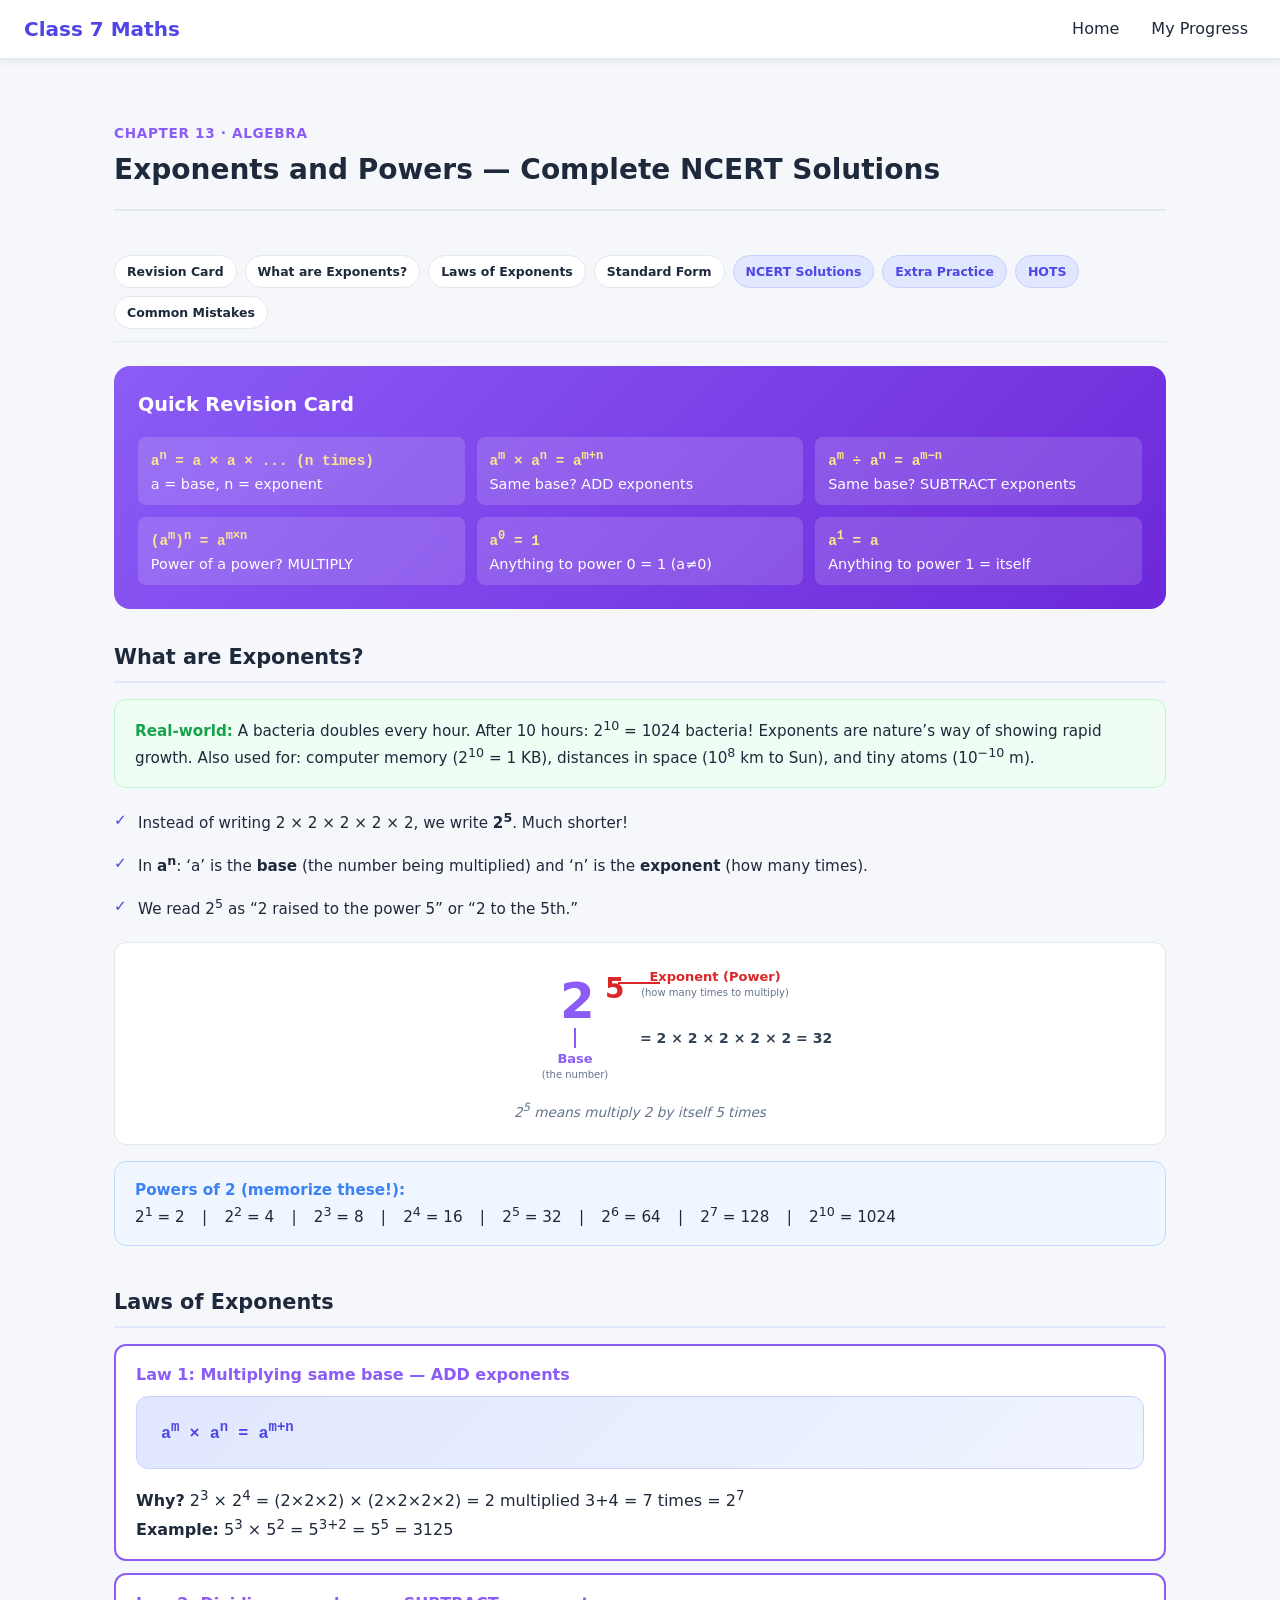
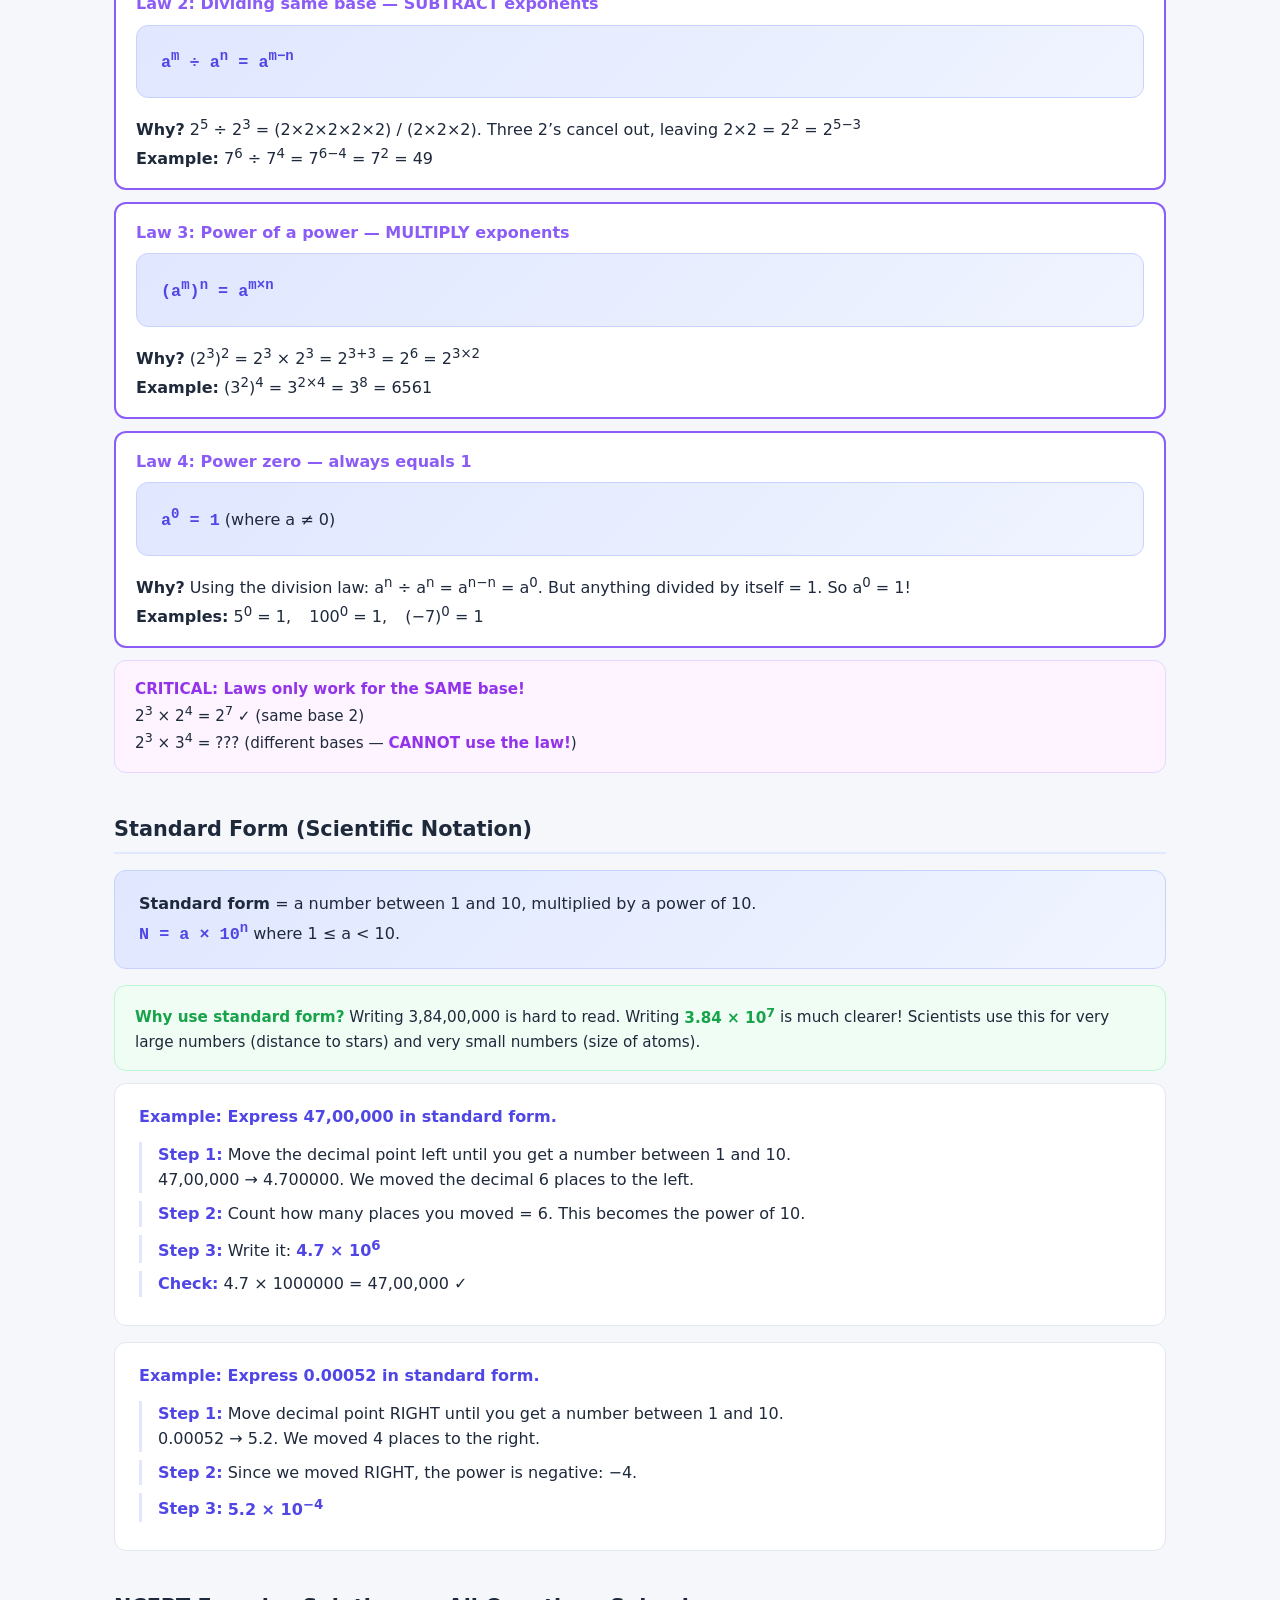
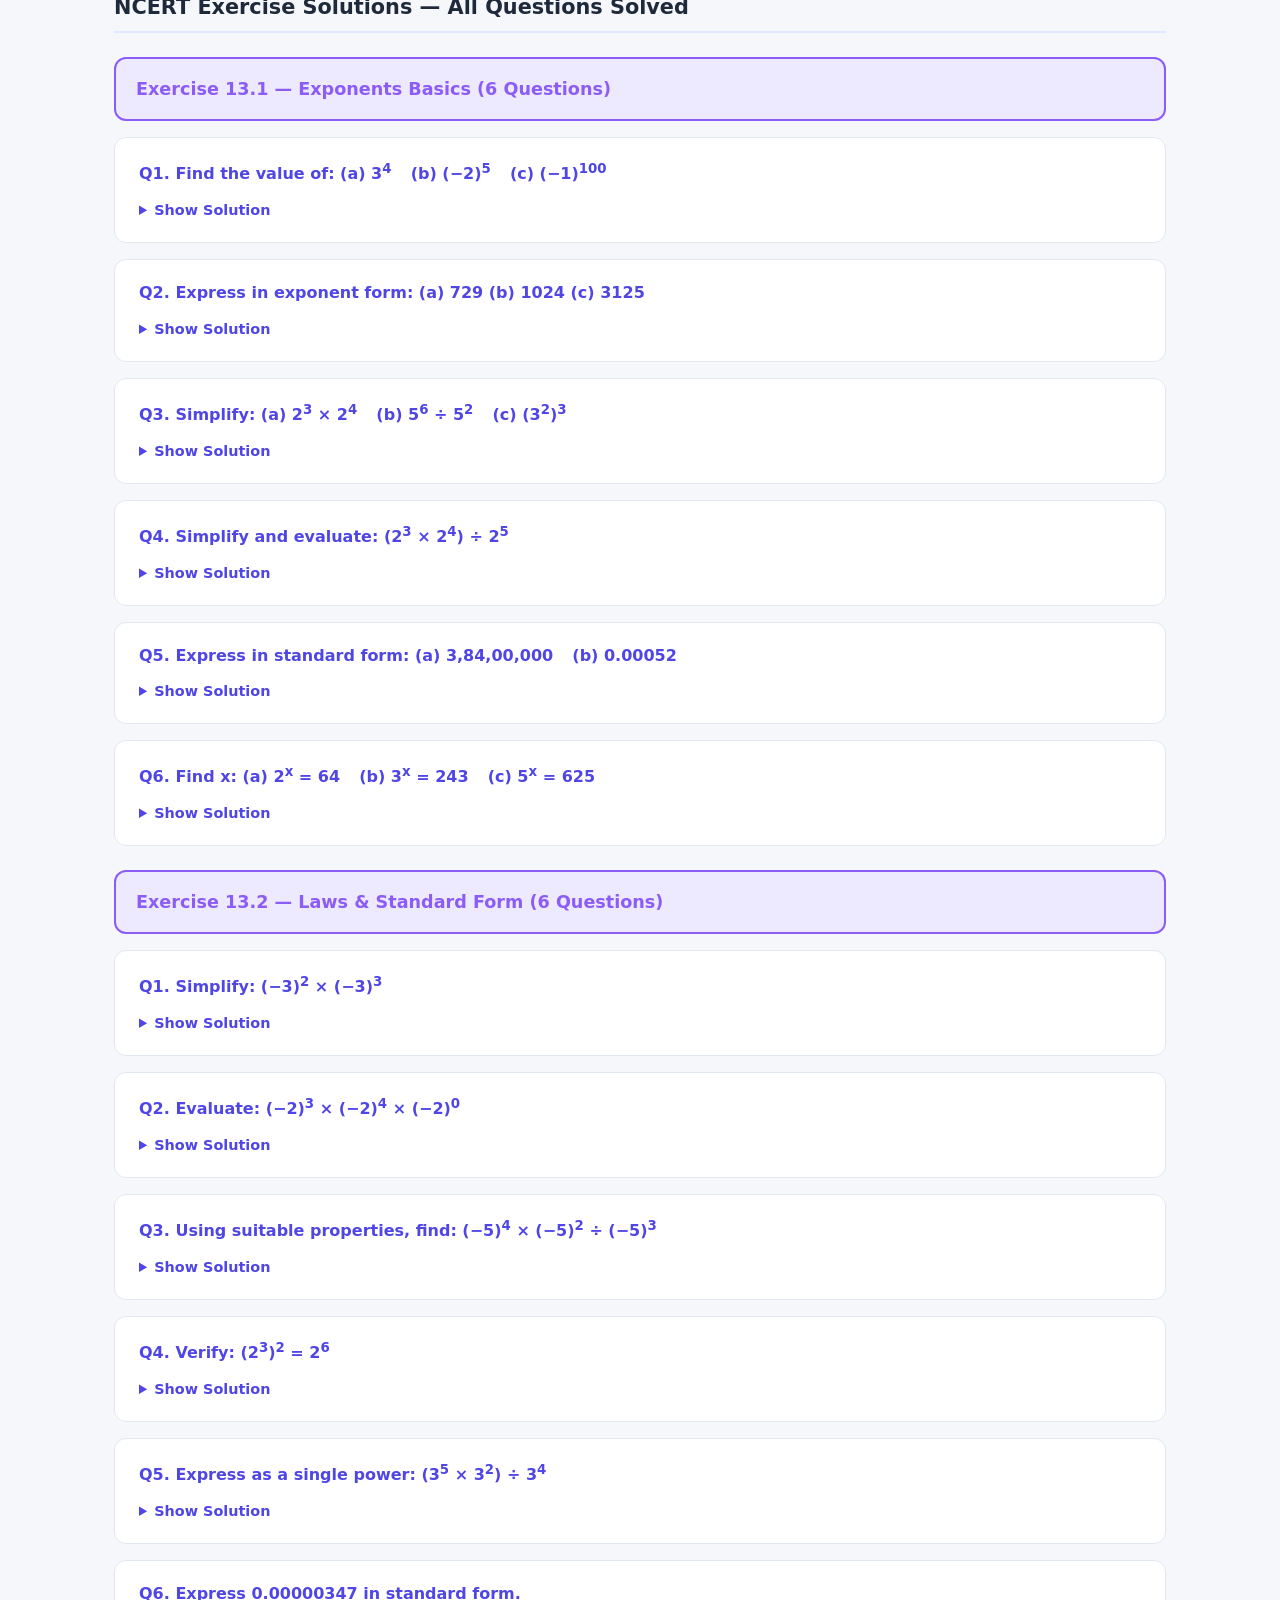
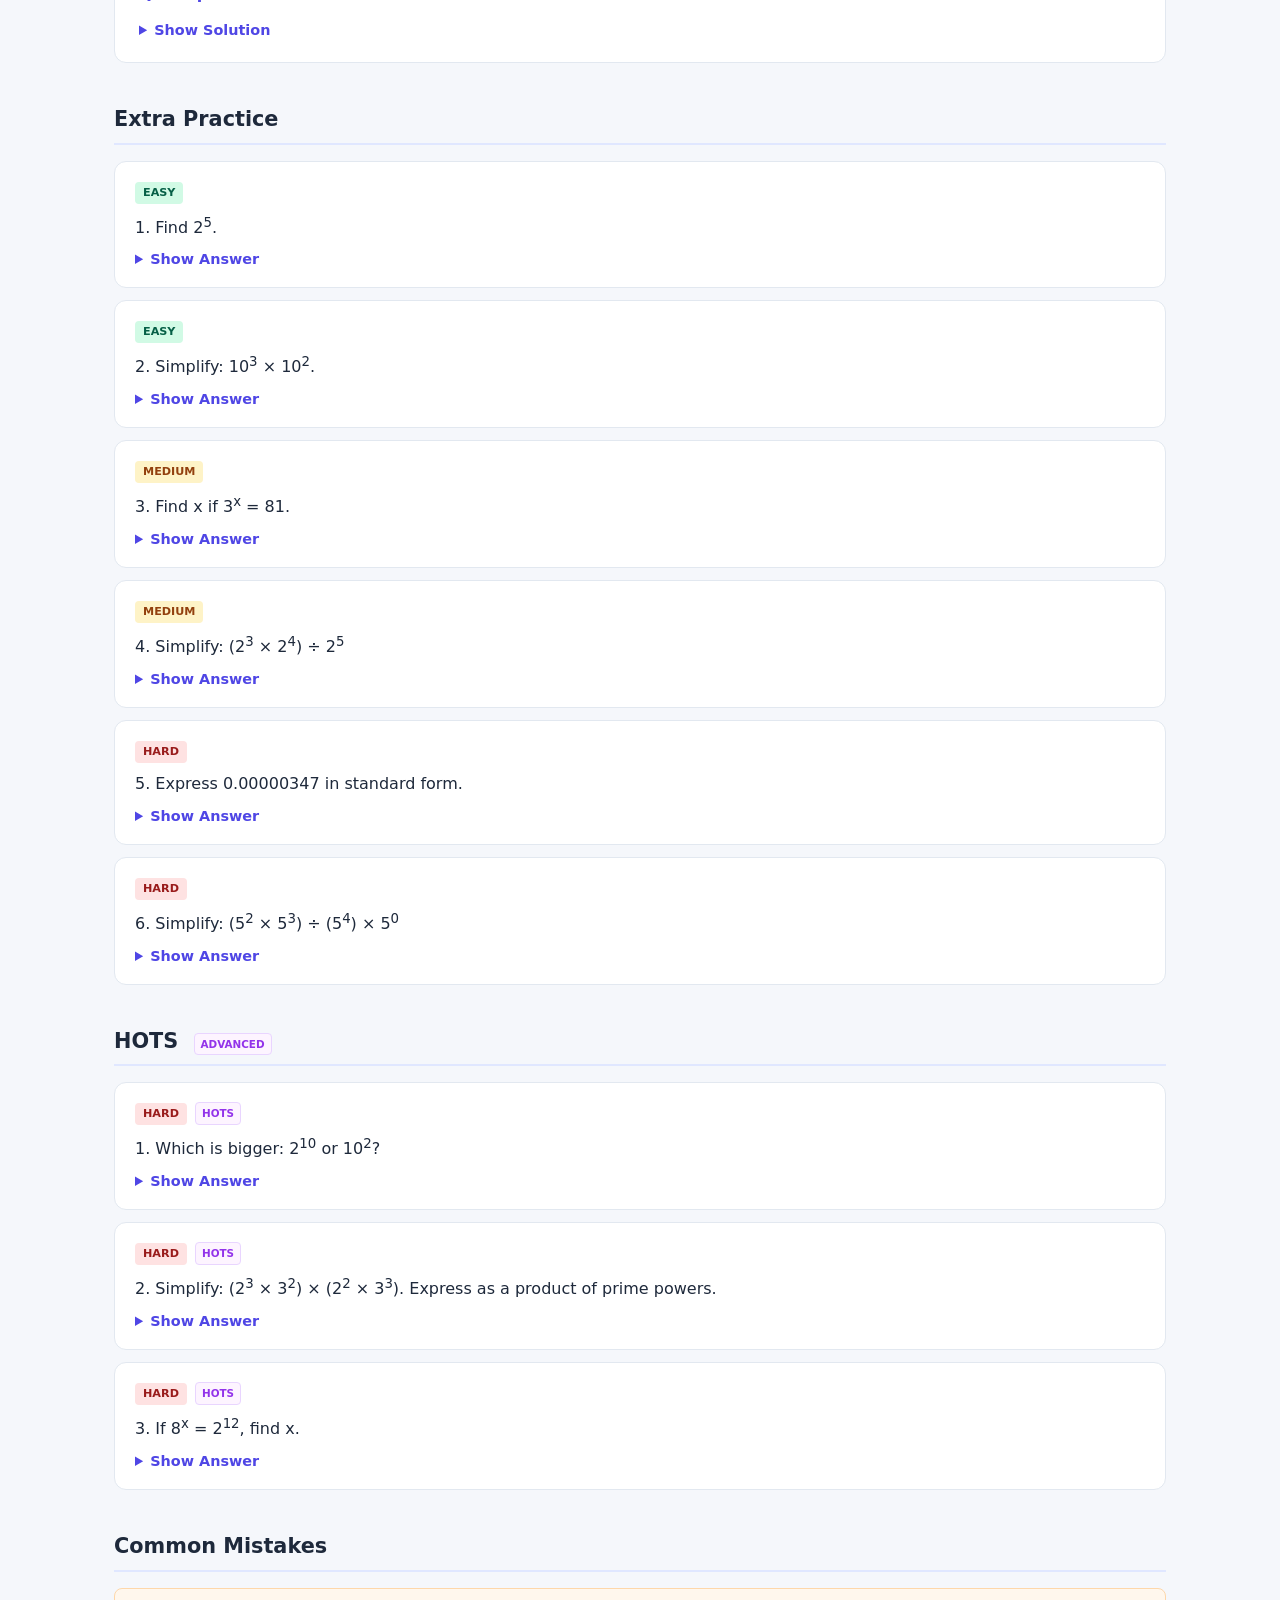
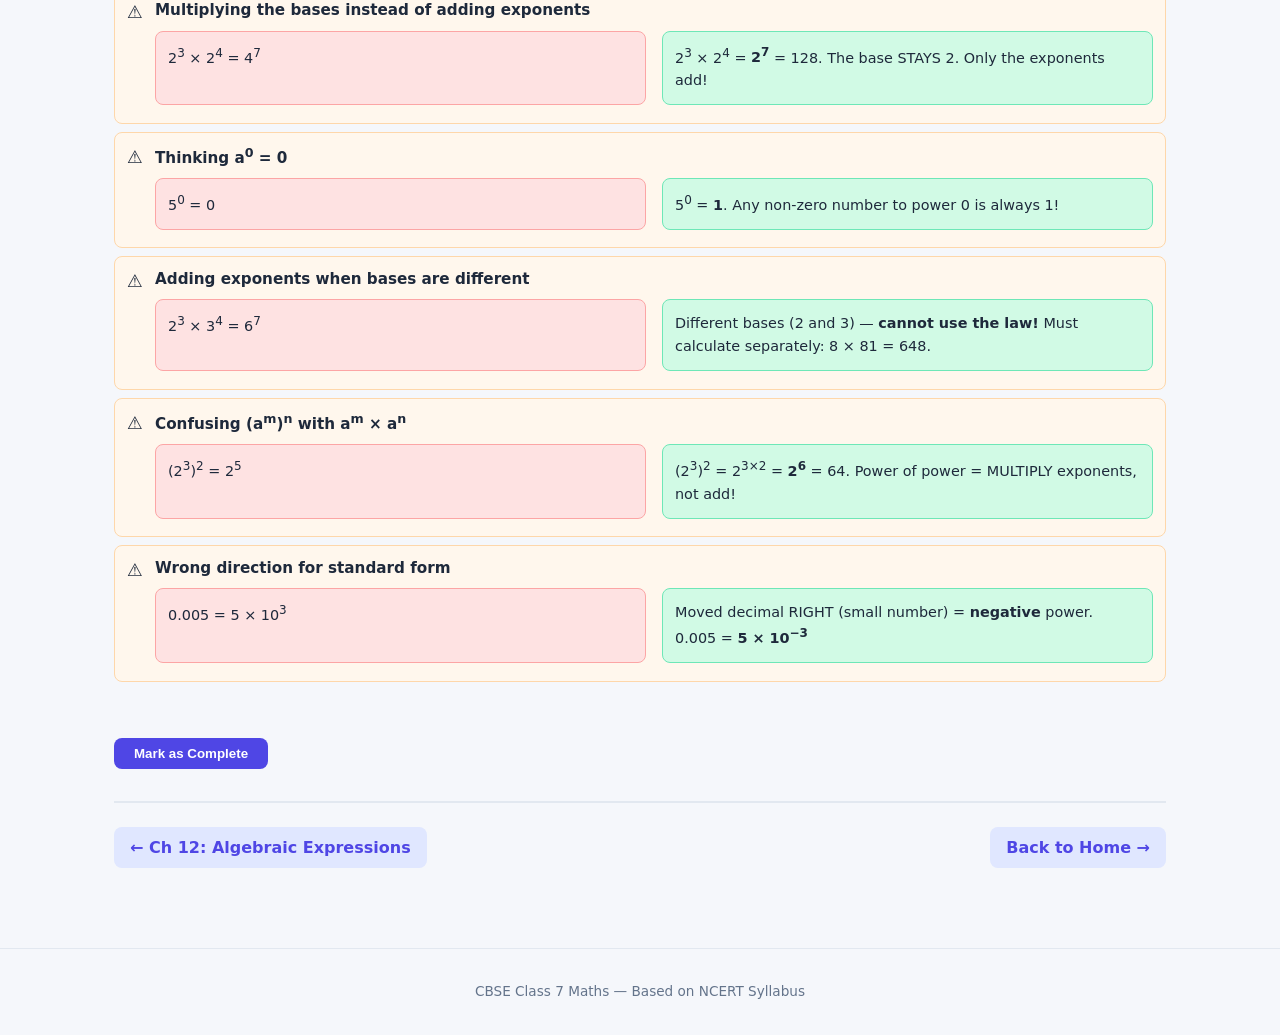
<file: chapters/ch13.html>
<!DOCTYPE html>
<html lang="en">
<head>
<meta charset="UTF-8">
<meta name="viewport" content="width=device-width,initial-scale=1">
<meta name="chapter-num" content="13">
<title>NCERT Solutions Class 7 Maths Chapter 13 Exponents and Powers</title>
<meta name="description" content="NCERT Solutions for Class 7 Maths Chapter 13 Exponents and Powers. Laws of exponents, standard form — all exercises solved step-by-step with pattern tables.">
<link rel="stylesheet" href="../css/style.css">
<style>
.real-world{background:#f0fdf4;border:1px solid #bbf7d0;border-radius:12px;padding:1rem 1.25rem;margin:.75rem 0;font-size:.95rem}
.real-world strong{color:#16a34a}
.why-box{background:#eff6ff;border:1px solid #bfdbfe;border-radius:12px;padding:1rem 1.25rem;margin:.75rem 0;font-size:.95rem}
.why-box strong{color:#3b82f6}
.exam-tip{background:#fdf4ff;border:1px solid #e9d5ff;border-radius:12px;padding:1rem 1.25rem;margin:.75rem 0;font-size:.95rem}
.exam-tip strong{color:#9333ea}
.wrong-right{display:flex;gap:1rem;flex-wrap:wrap;margin:.5rem 0}
.wrong-right .wrong,.wrong-right .right{flex:1;min-width:200px;padding:.75rem;border-radius:8px;font-size:.9rem}
.wrong-right .wrong{background:#fee2e2;border:1px solid #fca5a5}
.wrong-right .right{background:#d1fae5;border:1px solid #6ee7b7}
.revision-card{background:linear-gradient(135deg,#8b5cf6,#6d28d9);color:#fff;border-radius:16px;padding:1.5rem;margin-bottom:2rem}
.revision-card h2{color:#fff;border:none;padding:0;margin-bottom:1rem;font-size:1.2rem}
.revision-card .formula-grid{display:grid;grid-template-columns:repeat(auto-fill,minmax(250px,1fr));gap:.75rem}
.revision-card .f-item{background:rgba(255,255,255,.15);border-radius:8px;padding:.6rem .8rem;font-size:.9rem;backdrop-filter:blur(4px)}
.revision-card .f-item code{color:#fde68a;font-weight:700}
.exercise-header{background:var(--alg-light);border:2px solid var(--alg);border-radius:12px;padding:1rem 1.25rem;margin:1.5rem 0 1rem;font-size:1.1rem;font-weight:700;color:var(--alg)}
.step-reveal summary{cursor:pointer;color:var(--primary);font-weight:600;font-size:.9rem}
.step-reveal .steps-content{padding:.75rem;margin-top:.5rem;background:#f8fafc;border-radius:8px;border:1px solid #e2e8f0}
.hots-tag{display:inline-block;font-size:.65rem;font-weight:700;text-transform:uppercase;padding:2px 6px;border-radius:4px;background:#fdf4ff;color:#9333ea;border:1px solid #e9d5ff;margin-left:.5rem}
.law-card{background:#fff;border:2px solid var(--alg);border-radius:12px;padding:1rem 1.25rem;margin:.75rem 0}
.law-card h4{color:var(--alg);margin-bottom:.5rem}
.power-table{width:100%;max-width:400px;margin:1rem auto;border-collapse:collapse}
.power-table th,.power-table td{border:1px solid #e2e8f0;padding:.4rem .6rem;text-align:center;font-size:.95rem}
.power-table th{background:var(--alg-light);color:var(--alg);font-weight:700}
.power-table .highlight{background:#fef3c7;font-weight:700}
</style>
</head>
<body>
<header class="navbar">
  <span class="logo">Class 7 Maths</span>
  <nav>
    <a href="../index.html">Home</a>
    <a href="../progress.html">My Progress</a>
  </nav>
</header>

<div class="container">
  <div class="chapter-header">
    <div class="ch-label" style="color:var(--alg)">Chapter 13 &middot; Algebra</div>
    <h1>Exponents and Powers &mdash; Complete NCERT Solutions</h1>
  </div>

  <nav class="topic-nav">
    <a href="#revision">Revision Card</a>
    <a href="#what-are-exponents">What are Exponents?</a>
    <a href="#laws">Laws of Exponents</a>
    <a href="#standard-form">Standard Form</a>
    <a href="#ncert-solutions" class="nav-exercise">NCERT Solutions</a>
    <a href="#extra-practice" class="nav-exercise">Extra Practice</a>
    <a href="#hots" class="nav-exercise">HOTS</a>
    <a href="#mistakes">Common Mistakes</a>
  </nav>

  <div class="revision-card" id="revision">
    <h2>Quick Revision Card</h2>
    <div class="formula-grid">
      <div class="f-item"><code>a<sup>n</sup> = a &times; a &times; ... (n times)</code><br>a = base, n = exponent</div>
      <div class="f-item"><code>a<sup>m</sup> &times; a<sup>n</sup> = a<sup>m+n</sup></code><br>Same base? ADD exponents</div>
      <div class="f-item"><code>a<sup>m</sup> &divide; a<sup>n</sup> = a<sup>m&minus;n</sup></code><br>Same base? SUBTRACT exponents</div>
      <div class="f-item"><code>(a<sup>m</sup>)<sup>n</sup> = a<sup>m&times;n</sup></code><br>Power of a power? MULTIPLY</div>
      <div class="f-item"><code>a<sup>0</sup> = 1</code><br>Anything to power 0 = 1 (a&ne;0)</div>
      <div class="f-item"><code>a<sup>1</sup> = a</code><br>Anything to power 1 = itself</div>
    </div>
  </div>

  <!-- What are Exponents -->
  <div class="section">
    <h2 id="what-are-exponents">What are Exponents?</h2>
    <div class="real-world">
      <strong>Real-world:</strong> A bacteria doubles every hour. After 10 hours: 2<sup>10</sup> = 1024 bacteria! Exponents are nature&rsquo;s way of showing rapid growth. Also used for: computer memory (2<sup>10</sup> = 1 KB), distances in space (10<sup>8</sup> km to Sun), and tiny atoms (10<sup>&minus;10</sup> m).
    </div>

    <ul class="summary-list">
      <li>Instead of writing 2 &times; 2 &times; 2 &times; 2 &times; 2, we write <strong>2<sup>5</sup></strong>. Much shorter!</li>
      <li>In <strong>a<sup>n</sup></strong>: &lsquo;a&rsquo; is the <strong>base</strong> (the number being multiplied) and &lsquo;n&rsquo; is the <strong>exponent</strong> (how many times).</li>
      <li>We read 2<sup>5</sup> as &ldquo;2 raised to the power 5&rdquo; or &ldquo;2 to the 5th.&rdquo;</li>
    </ul>

    <!-- SVG showing exponent anatomy -->
    <figure class="diagram">
      <svg viewBox="0 0 400 120" width="400" height="120" xmlns="http://www.w3.org/2000/svg">
        <text x="120" y="55" font-size="50" fill="#8b5cf6" font-weight="800">2</text>
        <text x="165" y="35" font-size="28" fill="#dc2626" font-weight="800">5</text>
        <!-- Arrow to base -->
        <line x1="135" y1="65" x2="135" y2="85" stroke="#8b5cf6" stroke-width="2"/>
        <text x="135" y="100" text-anchor="middle" font-size="13" fill="#8b5cf6" font-weight="700">Base</text>
        <text x="135" y="115" text-anchor="middle" font-size="10" fill="#64748b">(the number)</text>
        <!-- Arrow to exponent -->
        <line x1="178" y1="20" x2="220" y2="20" stroke="#dc2626" stroke-width="2"/>
        <text x="275" y="18" text-anchor="middle" font-size="13" fill="#dc2626" font-weight="700">Exponent (Power)</text>
        <text x="275" y="33" text-anchor="middle" font-size="10" fill="#64748b">(how many times to multiply)</text>
        <!-- Expansion -->
        <text x="200" y="80" font-size="14" fill="#334155" font-weight="600">= 2 &times; 2 &times; 2 &times; 2 &times; 2 = 32</text>
      </svg>
      <figcaption>2<sup>5</sup> means multiply 2 by itself 5 times</figcaption>
    </figure>

    <!-- Powers of 2 table -->
    <div class="why-box">
      <strong>Powers of 2 (memorize these!):</strong><br>
      2<sup>1</sup> = 2 &ensp; | &ensp; 2<sup>2</sup> = 4 &ensp; | &ensp; 2<sup>3</sup> = 8 &ensp; | &ensp; 2<sup>4</sup> = 16 &ensp; | &ensp; 2<sup>5</sup> = 32 &ensp; | &ensp; 2<sup>6</sup> = 64 &ensp; | &ensp; 2<sup>7</sup> = 128 &ensp; | &ensp; 2<sup>10</sup> = 1024
    </div>
  </div>

  <!-- Laws of Exponents -->
  <div class="section">
    <h2 id="laws">Laws of Exponents</h2>

    <div class="law-card">
      <h4>Law 1: Multiplying same base &mdash; ADD exponents</h4>
      <div class="formula-box"><code>a<sup>m</sup> &times; a<sup>n</sup> = a<sup>m+n</sup></code></div>
      <div class="step"><strong>Why?</strong> 2<sup>3</sup> &times; 2<sup>4</sup> = (2&times;2&times;2) &times; (2&times;2&times;2&times;2) = 2 multiplied 3+4 = 7 times = 2<sup>7</sup></div>
      <div class="step"><strong>Example:</strong> 5<sup>3</sup> &times; 5<sup>2</sup> = 5<sup>3+2</sup> = 5<sup>5</sup> = 3125</div>
    </div>

    <div class="law-card">
      <h4>Law 2: Dividing same base &mdash; SUBTRACT exponents</h4>
      <div class="formula-box"><code>a<sup>m</sup> &divide; a<sup>n</sup> = a<sup>m&minus;n</sup></code></div>
      <div class="step"><strong>Why?</strong> 2<sup>5</sup> &divide; 2<sup>3</sup> = (2&times;2&times;2&times;2&times;2) / (2&times;2&times;2). Three 2&rsquo;s cancel out, leaving 2&times;2 = 2<sup>2</sup> = 2<sup>5&minus;3</sup></div>
      <div class="step"><strong>Example:</strong> 7<sup>6</sup> &divide; 7<sup>4</sup> = 7<sup>6&minus;4</sup> = 7<sup>2</sup> = 49</div>
    </div>

    <div class="law-card">
      <h4>Law 3: Power of a power &mdash; MULTIPLY exponents</h4>
      <div class="formula-box"><code>(a<sup>m</sup>)<sup>n</sup> = a<sup>m&times;n</sup></code></div>
      <div class="step"><strong>Why?</strong> (2<sup>3</sup>)<sup>2</sup> = 2<sup>3</sup> &times; 2<sup>3</sup> = 2<sup>3+3</sup> = 2<sup>6</sup> = 2<sup>3&times;2</sup></div>
      <div class="step"><strong>Example:</strong> (3<sup>2</sup>)<sup>4</sup> = 3<sup>2&times;4</sup> = 3<sup>8</sup> = 6561</div>
    </div>

    <div class="law-card">
      <h4>Law 4: Power zero &mdash; always equals 1</h4>
      <div class="formula-box"><code>a<sup>0</sup> = 1</code> (where a &ne; 0)</div>
      <div class="step"><strong>Why?</strong> Using the division law: a<sup>n</sup> &divide; a<sup>n</sup> = a<sup>n&minus;n</sup> = a<sup>0</sup>. But anything divided by itself = 1. So a<sup>0</sup> = 1!</div>
      <div class="step"><strong>Examples:</strong> 5<sup>0</sup> = 1, &ensp; 100<sup>0</sup> = 1, &ensp; (&minus;7)<sup>0</sup> = 1</div>
    </div>

    <div class="exam-tip">
      <strong>CRITICAL: Laws only work for the SAME base!</strong><br>
      2<sup>3</sup> &times; 2<sup>4</sup> = 2<sup>7</sup> &#10003; (same base 2)<br>
      2<sup>3</sup> &times; 3<sup>4</sup> = ??? (different bases &mdash; <strong>CANNOT use the law!</strong>)
    </div>
  </div>

  <!-- Standard Form -->
  <div class="section">
    <h2 id="standard-form">Standard Form (Scientific Notation)</h2>
    <div class="formula-box">
      <strong>Standard form</strong> = a number between 1 and 10, multiplied by a power of 10.<br>
      <code>N = a &times; 10<sup>n</sup></code> where 1 &le; a &lt; 10.
    </div>
    <div class="real-world">
      <strong>Why use standard form?</strong> Writing 3,84,00,000 is hard to read. Writing <strong>3.84 &times; 10<sup>7</sup></strong> is much clearer! Scientists use this for very large numbers (distance to stars) and very small numbers (size of atoms).
    </div>
    <div class="example">
      <h3>Example: Express 47,00,000 in standard form.</h3>
      <div class="step"><strong>Step 1:</strong> Move the decimal point left until you get a number between 1 and 10.<br>
        47,00,000 &rarr; 4.700000. We moved the decimal 6 places to the left.</div>
      <div class="step"><strong>Step 2:</strong> Count how many places you moved = 6. This becomes the power of 10.</div>
      <div class="step"><strong>Step 3:</strong> Write it: <strong>4.7 &times; 10<sup>6</sup></strong></div>
      <div class="step"><strong>Check:</strong> 4.7 &times; 1000000 = 47,00,000 &#10003;</div>
    </div>
    <div class="example">
      <h3>Example: Express 0.00052 in standard form.</h3>
      <div class="step"><strong>Step 1:</strong> Move decimal point RIGHT until you get a number between 1 and 10.<br>
        0.00052 &rarr; 5.2. We moved 4 places to the right.</div>
      <div class="step"><strong>Step 2:</strong> Since we moved RIGHT, the power is negative: &minus;4.</div>
      <div class="step"><strong>Step 3:</strong> <strong>5.2 &times; 10<sup>&minus;4</sup></strong></div>
    </div>
  </div>

  <!-- NCERT Solutions -->
  <div class="section">
    <h2 id="ncert-solutions">NCERT Exercise Solutions &mdash; All Questions Solved</h2>

    <div class="exercise-header">Exercise 13.1 &mdash; Exponents Basics (6 Questions)</div>

    <div class="example"><h3>Q1. Find the value of: (a) 3<sup>4</sup> &ensp; (b) (&minus;2)<sup>5</sup> &ensp; (c) (&minus;1)<sup>100</sup></h3>
      <details class="step-reveal"><summary>Show Solution</summary><div class="steps-content">
        <div class="step"><strong>(a) 3<sup>4</sup></strong><br>
          <strong>Step 1:</strong> 3<sup>4</sup> means multiply 3 by itself 4 times.<br>
          <strong>Step 2:</strong> 3 &times; 3 = 9<br>
          <strong>Step 3:</strong> 9 &times; 3 = 27<br>
          <strong>Step 4:</strong> 27 &times; 3 = <strong>81</strong></div>
        <div class="step"><strong>(b) (&minus;2)<sup>5</sup></strong><br>
          <strong>Step 1:</strong> Multiply (&minus;2) by itself 5 times.<br>
          <strong>Step 2:</strong> (&minus;2) &times; (&minus;2) = +4 (negative &times; negative = positive)<br>
          <strong>Step 3:</strong> 4 &times; (&minus;2) = &minus;8<br>
          <strong>Step 4:</strong> (&minus;8) &times; (&minus;2) = +16<br>
          <strong>Step 5:</strong> 16 &times; (&minus;2) = <strong>&minus;32</strong><br>
          <strong>Note:</strong> 5 is odd, so the answer is negative. (Even power &rarr; positive, odd power &rarr; negative)</div>
        <div class="step"><strong>(c) (&minus;1)<sup>100</sup></strong><br>
          <strong>Step 1:</strong> 100 is even.<br>
          <strong>Step 2:</strong> Even power of &minus;1 = +1. (Pairs of negatives cancel!)<br>
          <strong>Answer: 1</strong></div>
      </div></details></div>

    <div class="example"><h3>Q2. Express in exponent form: (a) 729 (b) 1024 (c) 3125</h3>
      <details class="step-reveal"><summary>Show Solution</summary><div class="steps-content">
        <div class="step"><strong>(a) 729:</strong><br>
          Try dividing by small primes.<br>
          729 &divide; 3 = 243. &ensp; 243 &divide; 3 = 81. &ensp; 81 &divide; 3 = 27. &ensp; 27 &divide; 3 = 9. &ensp; 9 &divide; 3 = 3. &ensp; 3 &divide; 3 = 1.<br>
          We divided by 3 six times. So 729 = <strong>3<sup>6</sup></strong></div>
        <div class="step"><strong>(b) 1024:</strong><br>
          1024 &divide; 2 = 512. &ensp; 512 &divide; 2 = 256. &ensp; 256 &divide; 2 = 128. &ensp; 128 &divide; 2 = 64.<br>
          64 &divide; 2 = 32. &ensp; 32 &divide; 2 = 16. &ensp; 16 &divide; 2 = 8. &ensp; 8 &divide; 2 = 4. &ensp; 4 &divide; 2 = 2. &ensp; 2 &divide; 2 = 1.<br>
          Divided by 2 ten times. So 1024 = <strong>2<sup>10</sup></strong></div>
        <div class="step"><strong>(c) 3125:</strong><br>
          3125 &divide; 5 = 625. &ensp; 625 &divide; 5 = 125. &ensp; 125 &divide; 5 = 25. &ensp; 25 &divide; 5 = 5. &ensp; 5 &divide; 5 = 1.<br>
          Divided by 5 five times. So 3125 = <strong>5<sup>5</sup></strong></div>
      </div></details></div>

    <div class="example"><h3>Q3. Simplify: (a) 2<sup>3</sup> &times; 2<sup>4</sup> &ensp; (b) 5<sup>6</sup> &divide; 5<sup>2</sup> &ensp; (c) (3<sup>2</sup>)<sup>3</sup></h3>
      <details class="step-reveal"><summary>Show Solution</summary><div class="steps-content">
        <div class="step"><strong>(a) 2<sup>3</sup> &times; 2<sup>4</sup></strong><br>
          <strong>Step 1:</strong> Same base (both are 2). Use Law 1: add exponents.<br>
          <strong>Step 2:</strong> 2<sup>3+4</sup> = 2<sup>7</sup><br>
          <strong>Step 3:</strong> Calculate: 2<sup>7</sup> = 2&times;2&times;2&times;2&times;2&times;2&times;2 = <strong>128</strong></div>
        <div class="step"><strong>(b) 5<sup>6</sup> &divide; 5<sup>2</sup></strong><br>
          <strong>Step 1:</strong> Same base (5). Use Law 2: subtract exponents.<br>
          <strong>Step 2:</strong> 5<sup>6&minus;2</sup> = 5<sup>4</sup><br>
          <strong>Step 3:</strong> Calculate: 5<sup>4</sup> = 5&times;5&times;5&times;5 = 25&times;25 = <strong>625</strong></div>
        <div class="step"><strong>(c) (3<sup>2</sup>)<sup>3</sup></strong><br>
          <strong>Step 1:</strong> Power of a power. Use Law 3: multiply exponents.<br>
          <strong>Step 2:</strong> 3<sup>2&times;3</sup> = 3<sup>6</sup><br>
          <strong>Step 3:</strong> Calculate: 3<sup>6</sup> = 3&times;3&times;3&times;3&times;3&times;3 = 9&times;9&times;9 = 81&times;9 = <strong>729</strong></div>
      </div></details></div>

    <div class="example"><h3>Q4. Simplify and evaluate: (2<sup>3</sup> &times; 2<sup>4</sup>) &divide; 2<sup>5</sup></h3>
      <details class="step-reveal"><summary>Show Solution</summary><div class="steps-content">
        <div class="step"><strong>Step 1:</strong> First do the multiplication in the bracket.<br>
          2<sup>3</sup> &times; 2<sup>4</sup> = 2<sup>3+4</sup> = 2<sup>7</sup> (Law 1: add exponents)</div>
        <div class="step"><strong>Step 2:</strong> Now divide: 2<sup>7</sup> &divide; 2<sup>5</sup><br>
          = 2<sup>7&minus;5</sup> = 2<sup>2</sup> (Law 2: subtract exponents)</div>
        <div class="step"><strong>Step 3:</strong> Calculate: 2<sup>2</sup> = 2 &times; 2 = <strong>4</strong></div>
      </div></details></div>

    <div class="example"><h3>Q5. Express in standard form: (a) 3,84,00,000 &ensp; (b) 0.00052</h3>
      <details class="step-reveal"><summary>Show Solution</summary><div class="steps-content">
        <div class="step"><strong>(a) 3,84,00,000</strong><br>
          <strong>Step 1:</strong> Place the decimal after the first non-zero digit: 3.8400000<br>
          <strong>Step 2:</strong> Count how many places we moved the decimal from the end: 3,84,00,000. has 7 digits after the 3.<br>
          We moved 7 places to the left.<br>
          <strong>Step 3:</strong> Moving left = positive power.<br>
          <strong>Answer: 3.84 &times; 10<sup>7</sup></strong></div>
        <div class="step"><strong>(b) 0.00052</strong><br>
          <strong>Step 1:</strong> Move decimal right until we get a number between 1 and 10: 5.2<br>
          <strong>Step 2:</strong> Count places moved right: 0.00052 &rarr; we jumped 4 places right.<br>
          <strong>Step 3:</strong> Moving right = negative power.<br>
          <strong>Answer: 5.2 &times; 10<sup>&minus;4</sup></strong></div>
      </div></details></div>

    <div class="example"><h3>Q6. Find x: (a) 2<sup>x</sup> = 64 &ensp; (b) 3<sup>x</sup> = 243 &ensp; (c) 5<sup>x</sup> = 625</h3>
      <details class="step-reveal"><summary>Show Solution</summary><div class="steps-content">
        <div class="step"><strong>(a) 2<sup>x</sup> = 64</strong><br>
          <strong>Step 1:</strong> Express 64 as a power of 2.<br>
          64 = 2 &times; 32 = 2 &times; 2 &times; 16 = 2 &times; 2 &times; 2 &times; 8 = 2 &times; 2 &times; 2 &times; 2 &times; 4 = 2 &times; 2 &times; 2 &times; 2 &times; 2 &times; 2 = 2<sup>6</sup><br>
          <strong>Step 2:</strong> So 2<sup>x</sup> = 2<sup>6</sup>. Since bases are equal, exponents must be equal.<br>
          <strong>Answer: x = 6</strong></div>
        <div class="step"><strong>(b) 3<sup>x</sup> = 243</strong><br>
          243 = 3 &times; 81 = 3 &times; 3 &times; 27 = 3 &times; 3 &times; 3 &times; 9 = 3 &times; 3 &times; 3 &times; 3 &times; 3 = 3<sup>5</sup><br>
          <strong>Answer: x = 5</strong></div>
        <div class="step"><strong>(c) 5<sup>x</sup> = 625</strong><br>
          625 = 5 &times; 125 = 5 &times; 5 &times; 25 = 5 &times; 5 &times; 5 &times; 5 = 5<sup>4</sup><br>
          <strong>Answer: x = 4</strong></div>
      </div></details></div>

    <div class="exercise-header">Exercise 13.2 &mdash; Laws &amp; Standard Form (6 Questions)</div>

    <div class="example"><h3>Q1. Simplify: (&minus;3)<sup>2</sup> &times; (&minus;3)<sup>3</sup></h3>
      <details class="step-reveal"><summary>Show Solution</summary><div class="steps-content">
        <div class="step"><strong>Step 1:</strong> Same base (&minus;3). Law 1: add exponents.</div>
        <div class="step"><strong>Step 2:</strong> (&minus;3)<sup>2+3</sup> = (&minus;3)<sup>5</sup></div>
        <div class="step"><strong>Step 3:</strong> Calculate: 5 is odd, so result is negative. 3<sup>5</sup> = 243.<br>
          Answer: <strong>&minus;243</strong></div>
      </div></details></div>

    <div class="example"><h3>Q2. Evaluate: (&minus;2)<sup>3</sup> &times; (&minus;2)<sup>4</sup> &times; (&minus;2)<sup>0</sup></h3>
      <details class="step-reveal"><summary>Show Solution</summary><div class="steps-content">
        <div class="step"><strong>Step 1:</strong> (&minus;2)<sup>0</sup> = 1 (anything to power 0 = 1).</div>
        <div class="step"><strong>Step 2:</strong> So: (&minus;2)<sup>3</sup> &times; (&minus;2)<sup>4</sup> &times; 1 = (&minus;2)<sup>3+4</sup> = (&minus;2)<sup>7</sup></div>
        <div class="step"><strong>Step 3:</strong> 7 is odd &rarr; negative. 2<sup>7</sup> = 128.<br>
          Answer: <strong>&minus;128</strong></div>
      </div></details></div>

    <div class="example"><h3>Q3. Using suitable properties, find: (&minus;5)<sup>4</sup> &times; (&minus;5)<sup>2</sup> &divide; (&minus;5)<sup>3</sup></h3>
      <details class="step-reveal"><summary>Show Solution</summary><div class="steps-content">
        <div class="step"><strong>Step 1:</strong> All same base (&minus;5). First multiply: (&minus;5)<sup>4+2</sup> = (&minus;5)<sup>6</sup></div>
        <div class="step"><strong>Step 2:</strong> Now divide: (&minus;5)<sup>6</sup> &divide; (&minus;5)<sup>3</sup> = (&minus;5)<sup>6&minus;3</sup> = (&minus;5)<sup>3</sup></div>
        <div class="step"><strong>Step 3:</strong> 3 is odd &rarr; negative. 5<sup>3</sup> = 125.<br>
          Answer: <strong>&minus;125</strong></div>
      </div></details></div>

    <div class="example"><h3>Q4. Verify: (2<sup>3</sup>)<sup>2</sup> = 2<sup>6</sup></h3>
      <details class="step-reveal"><summary>Show Solution</summary><div class="steps-content">
        <div class="step"><strong>LHS:</strong> (2<sup>3</sup>)<sup>2</sup>. Using Law 3: 2<sup>3&times;2</sup> = 2<sup>6</sup> = 64.</div>
        <div class="step"><strong>RHS:</strong> 2<sup>6</sup> = 64.</div>
        <div class="step"><strong>LHS = RHS = 64</strong> &#10003; Verified!</div>
      </div></details></div>

    <div class="example"><h3>Q5. Express as a single power: (3<sup>5</sup> &times; 3<sup>2</sup>) &divide; 3<sup>4</sup></h3>
      <details class="step-reveal"><summary>Show Solution</summary><div class="steps-content">
        <div class="step"><strong>Step 1:</strong> Numerator: 3<sup>5</sup> &times; 3<sup>2</sup> = 3<sup>5+2</sup> = 3<sup>7</sup> (Law 1)</div>
        <div class="step"><strong>Step 2:</strong> Divide: 3<sup>7</sup> &divide; 3<sup>4</sup> = 3<sup>7&minus;4</sup> = 3<sup>3</sup> (Law 2)</div>
        <div class="step"><strong>Step 3:</strong> Calculate: 3<sup>3</sup> = 3 &times; 3 &times; 3 = <strong>27</strong></div>
      </div></details></div>

    <div class="example"><h3>Q6. Express 0.00000347 in standard form.</h3>
      <details class="step-reveal"><summary>Show Solution</summary><div class="steps-content">
        <div class="step"><strong>Step 1:</strong> We need a number between 1 and 10: 3.47</div>
        <div class="step"><strong>Step 2:</strong> Count decimal places moved RIGHT: 0.00000347<br>
          Move 1: 0.0000347<br>
          Move 2: 0.000347<br>
          Move 3: 0.00347<br>
          Move 4: 0.0347<br>
          Move 5: 0.347<br>
          Move 6: 3.47 &#10003; (now it&rsquo;s between 1 and 10)</div>
        <div class="step"><strong>Step 3:</strong> Moved 6 places RIGHT = negative power: 10<sup>&minus;6</sup></div>
        <div class="step"><strong>Answer: 3.47 &times; 10<sup>&minus;6</sup></strong></div>
      </div></details></div>
  </div>

  <!-- Extra Practice -->
  <div class="section">
    <h2 id="extra-practice">Extra Practice</h2>
    <div class="problem"><span class="difficulty easy">Easy</span><p>1. Find 2<sup>5</sup>.</p>
      <details><summary>Show Answer</summary><div class="answer"><strong>Step 1:</strong> 2<sup>5</sup> = 2 &times; 2 &times; 2 &times; 2 &times; 2<br><strong>Step 2:</strong> 2&times;2=4, 4&times;2=8, 8&times;2=16, 16&times;2=<strong>32</strong></div></details></div>
    <div class="problem"><span class="difficulty easy">Easy</span><p>2. Simplify: 10<sup>3</sup> &times; 10<sup>2</sup>.</p>
      <details><summary>Show Answer</summary><div class="answer"><strong>Step 1:</strong> Same base (10). Add exponents: 10<sup>3+2</sup> = 10<sup>5</sup><br><strong>Step 2:</strong> 10<sup>5</sup> = 10 &times; 10 &times; 10 &times; 10 &times; 10 = <strong>1,00,000</strong></div></details></div>
    <div class="problem"><span class="difficulty medium">Medium</span><p>3. Find x if 3<sup>x</sup> = 81.</p>
      <details><summary>Show Answer</summary><div class="answer"><strong>Step 1:</strong> Express 81 as power of 3: 81 = 3&times;27 = 3&times;3&times;9 = 3&times;3&times;3&times;3 = 3<sup>4</sup><br><strong>Step 2:</strong> 3<sup>x</sup> = 3<sup>4</sup>, so <strong>x = 4</strong></div></details></div>
    <div class="problem"><span class="difficulty medium">Medium</span><p>4. Simplify: (2<sup>3</sup> &times; 2<sup>4</sup>) &divide; 2<sup>5</sup></p>
      <details><summary>Show Answer</summary><div class="answer"><strong>Step 1:</strong> Bracket first: 2<sup>3+4</sup> = 2<sup>7</sup><br><strong>Step 2:</strong> Divide: 2<sup>7&minus;5</sup> = 2<sup>2</sup><br><strong>Step 3:</strong> 2<sup>2</sup> = 2 &times; 2 = <strong>4</strong></div></details></div>
    <div class="problem"><span class="difficulty hard">Hard</span><p>5. Express 0.00000347 in standard form.</p>
      <details><summary>Show Answer</summary><div class="answer"><strong>Step 1:</strong> Move decimal right 6 places: 3.47<br><strong>Step 2:</strong> Right movement = negative power<br><strong>Answer: 3.47 &times; 10<sup>&minus;6</sup></strong></div></details></div>
    <div class="problem"><span class="difficulty hard">Hard</span><p>6. Simplify: (5<sup>2</sup> &times; 5<sup>3</sup>) &divide; (5<sup>4</sup>) &times; 5<sup>0</sup></p>
      <details><summary>Show Answer</summary><div class="answer"><strong>Step 1:</strong> 5<sup>0</sup> = 1 (power zero rule)<br><strong>Step 2:</strong> 5<sup>2</sup> &times; 5<sup>3</sup> = 5<sup>5</sup> (add exponents)<br><strong>Step 3:</strong> 5<sup>5</sup> &divide; 5<sup>4</sup> = 5<sup>1</sup> (subtract exponents)<br><strong>Step 4:</strong> 5<sup>1</sup> &times; 1 = <strong>5</strong></div></details></div>
  </div>

  <!-- HOTS -->
  <div class="section">
    <h2 id="hots">HOTS <span class="hots-tag">Advanced</span></h2>
    <div class="problem"><span class="difficulty hard">Hard</span><span class="hots-tag">HOTS</span>
      <p>1. Which is bigger: 2<sup>10</sup> or 10<sup>2</sup>?</p>
      <details><summary>Show Answer</summary><div class="answer"><strong>Step 1:</strong> 2<sup>10</sup> = 1024<br><strong>Step 2:</strong> 10<sup>2</sup> = 100<br><strong>Step 3:</strong> 1024 &gt; 100. So <strong>2<sup>10</sup> is bigger!</strong><br><em>Exponents grow much faster than you think!</em></div></details></div>
    <div class="problem"><span class="difficulty hard">Hard</span><span class="hots-tag">HOTS</span>
      <p>2. Simplify: (2<sup>3</sup> &times; 3<sup>2</sup>) &times; (2<sup>2</sup> &times; 3<sup>3</sup>). Express as a product of prime powers.</p>
      <details><summary>Show Answer</summary><div class="answer"><strong>Step 1:</strong> Group same bases together.<br>Powers of 2: 2<sup>3</sup> &times; 2<sup>2</sup> = 2<sup>3+2</sup> = 2<sup>5</sup><br>Powers of 3: 3<sup>2</sup> &times; 3<sup>3</sup> = 3<sup>2+3</sup> = 3<sup>5</sup><br><strong>Answer: 2<sup>5</sup> &times; 3<sup>5</sup></strong> = 32 &times; 243 = 7776</div></details></div>
    <div class="problem"><span class="difficulty hard">Hard</span><span class="hots-tag">HOTS</span>
      <p>3. If 8<sup>x</sup> = 2<sup>12</sup>, find x.</p>
      <details><summary>Show Answer</summary><div class="answer"><strong>Step 1:</strong> Express 8 as a power of 2: 8 = 2<sup>3</sup>.<br><strong>Step 2:</strong> So 8<sup>x</sup> = (2<sup>3</sup>)<sup>x</sup> = 2<sup>3x</sup> (Law 3: multiply exponents).<br><strong>Step 3:</strong> 2<sup>3x</sup> = 2<sup>12</sup>. Bases equal, so exponents equal: 3x = 12.<br><strong>Step 4:</strong> x = 12 &divide; 3 = <strong>4</strong>.</div></details></div>
  </div>

  <!-- Common Mistakes -->
  <div class="section">
    <h2 id="mistakes">Common Mistakes</h2>
    <ul class="mistakes-list">
      <li><strong>Multiplying the bases instead of adding exponents</strong>
        <div class="wrong-right"><div class="wrong">2<sup>3</sup> &times; 2<sup>4</sup> = 4<sup>7</sup></div><div class="right">2<sup>3</sup> &times; 2<sup>4</sup> = <strong>2<sup>7</sup></strong> = 128. The base STAYS 2. Only the exponents add!</div></div>
      </li>
      <li><strong>Thinking a<sup>0</sup> = 0</strong>
        <div class="wrong-right"><div class="wrong">5<sup>0</sup> = 0</div><div class="right">5<sup>0</sup> = <strong>1</strong>. Any non-zero number to power 0 is always 1!</div></div>
      </li>
      <li><strong>Adding exponents when bases are different</strong>
        <div class="wrong-right"><div class="wrong">2<sup>3</sup> &times; 3<sup>4</sup> = 6<sup>7</sup></div><div class="right">Different bases (2 and 3) &mdash; <strong>cannot use the law!</strong> Must calculate separately: 8 &times; 81 = 648.</div></div>
      </li>
      <li><strong>Confusing (a<sup>m</sup>)<sup>n</sup> with a<sup>m</sup> &times; a<sup>n</sup></strong>
        <div class="wrong-right"><div class="wrong">(2<sup>3</sup>)<sup>2</sup> = 2<sup>5</sup></div><div class="right">(2<sup>3</sup>)<sup>2</sup> = 2<sup>3&times;2</sup> = <strong>2<sup>6</sup></strong> = 64. Power of power = MULTIPLY exponents, not add!</div></div>
      </li>
      <li><strong>Wrong direction for standard form</strong>
        <div class="wrong-right"><div class="wrong">0.005 = 5 &times; 10<sup>3</sup></div><div class="right">Moved decimal RIGHT (small number) = <strong>negative</strong> power.<br>0.005 = <strong>5 &times; 10<sup>&minus;3</sup></strong></div></div>
      </li>
    </ul>
  </div>

  <button id="mark-read-btn" class="btn" style="margin-top:1rem;padding:.5rem 1.25rem;background:var(--primary);color:#fff;border:none;border-radius:8px;font-weight:600;cursor:pointer" onclick="markChapterRead(13)">Mark as Complete</button>
  <div class="chapter-nav">
    <a href="ch12.html">&larr; Ch 12: Algebraic Expressions</a>
    <a href="../index.html">Back to Home &rarr;</a>
  </div>
</div>
<footer class="footer">CBSE Class 7 Maths &mdash; Based on NCERT Syllabus</footer>
<script src="../js/main.js"></script>
</body>
</html>
</file>
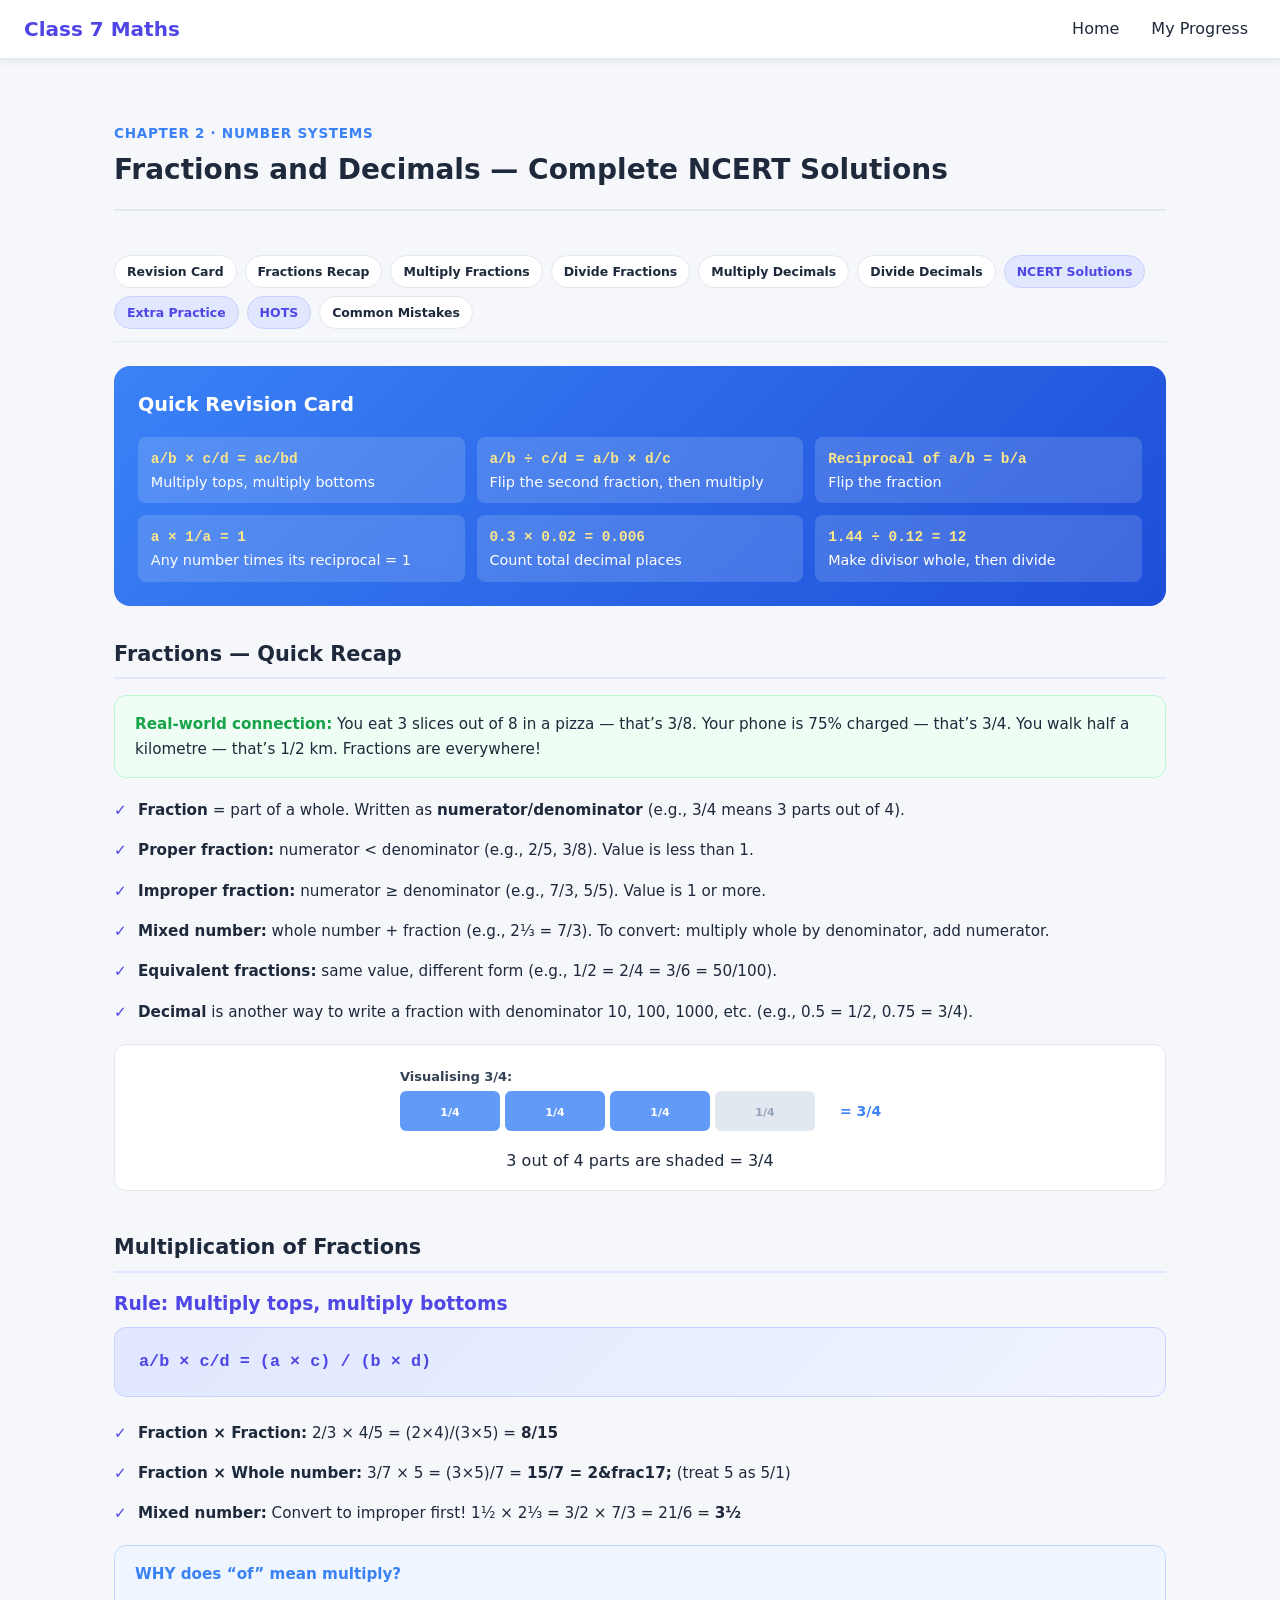
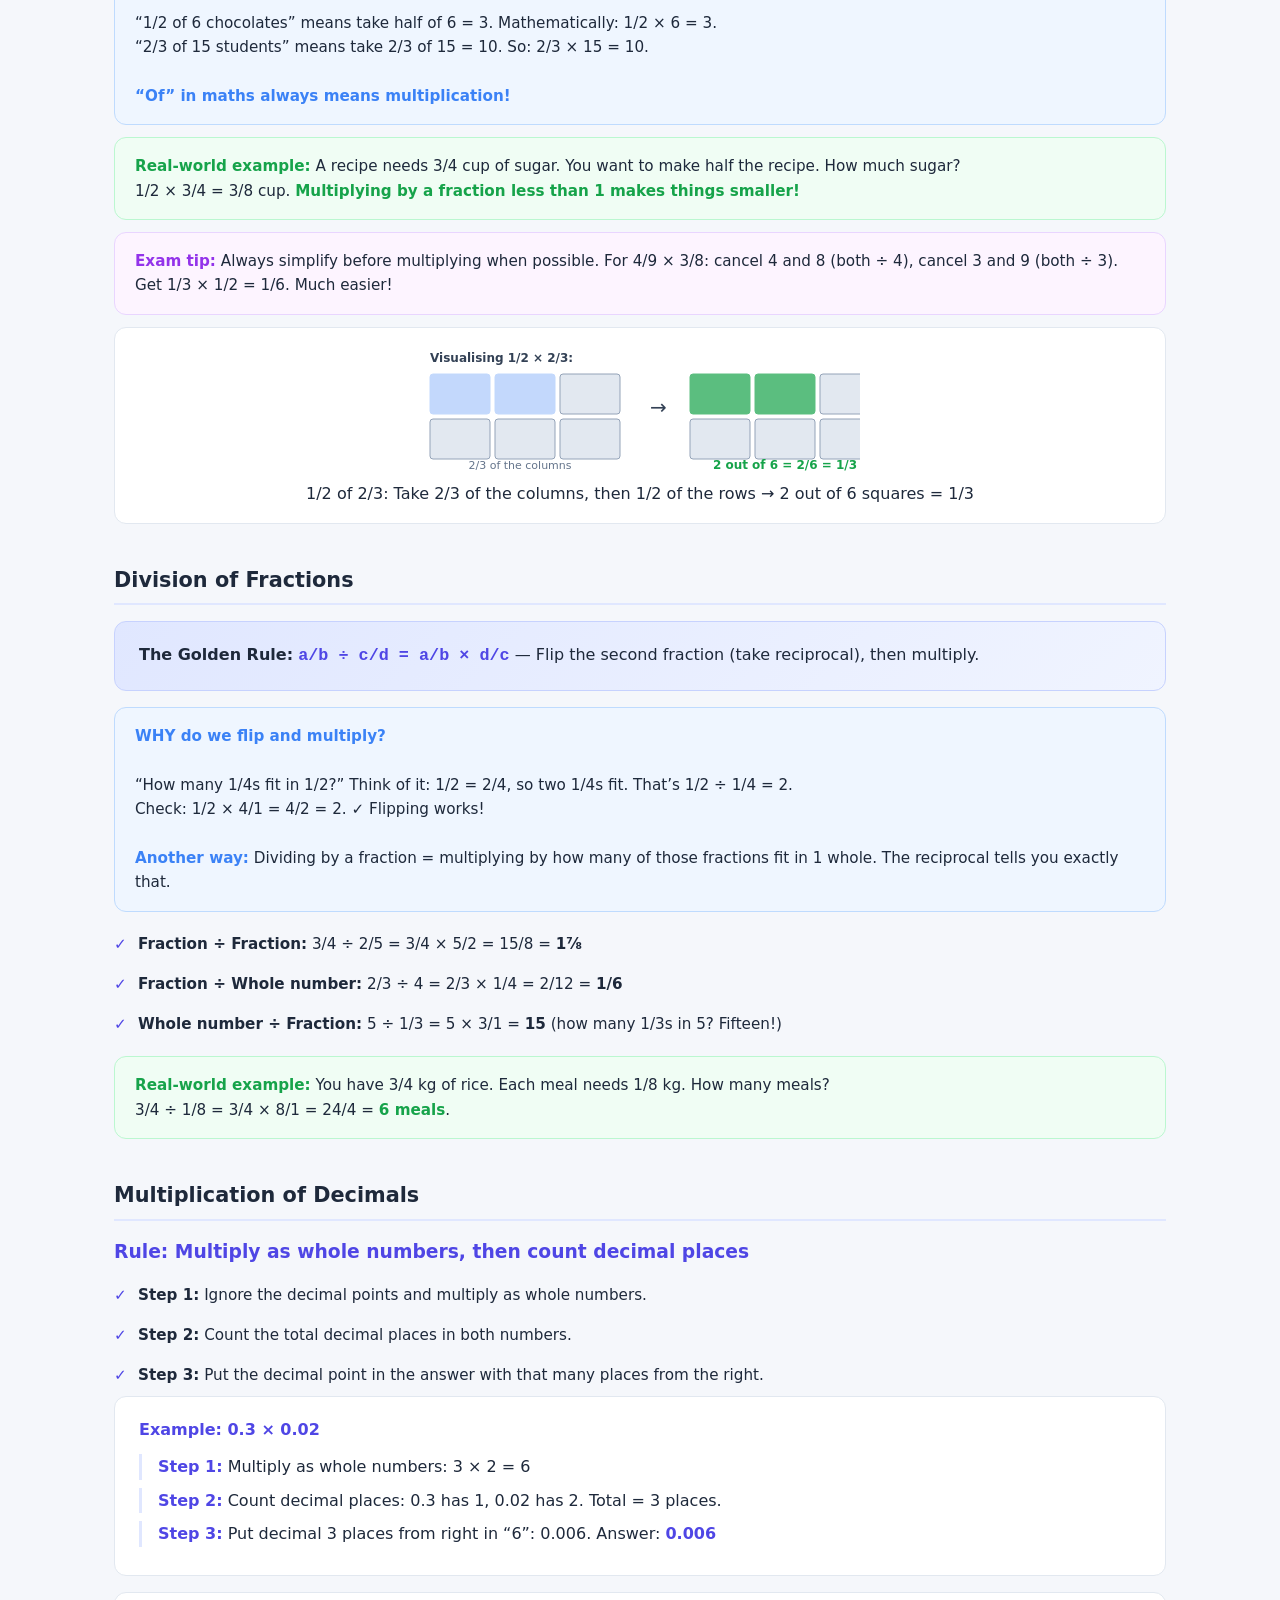
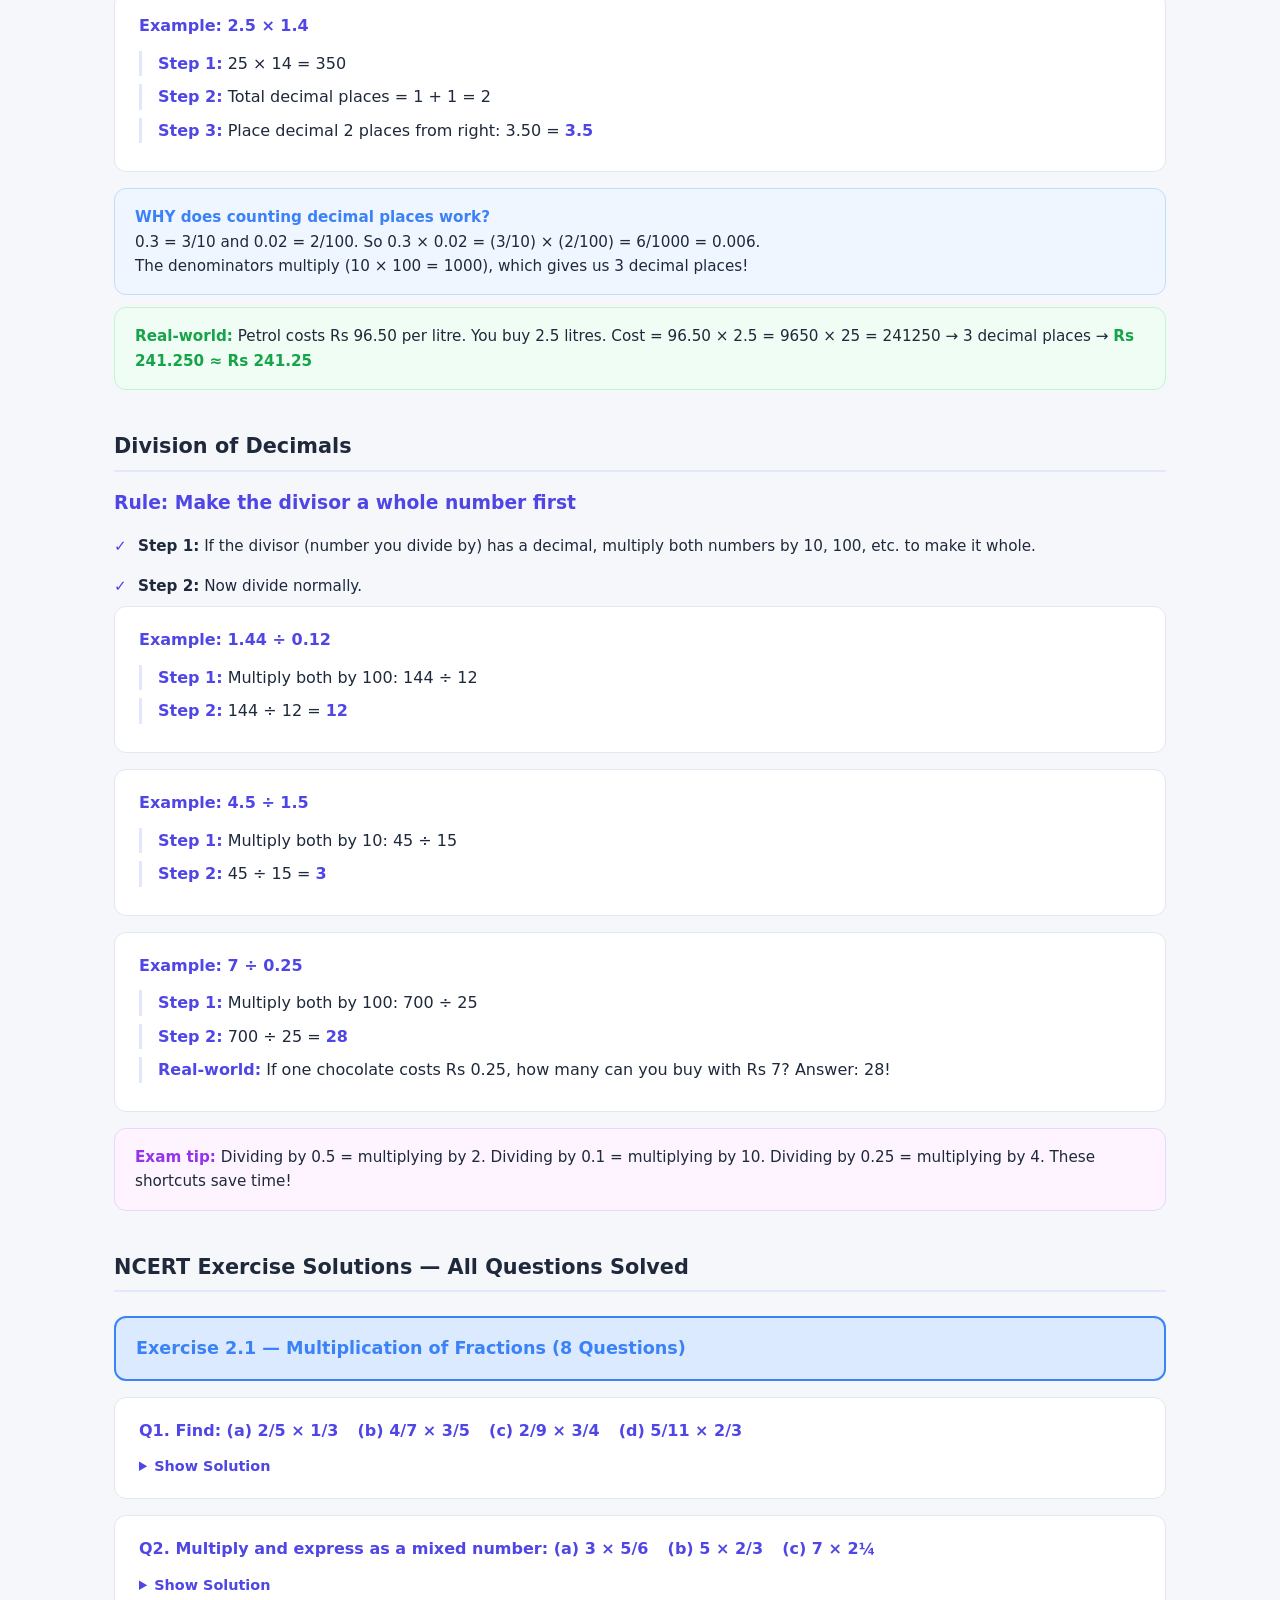
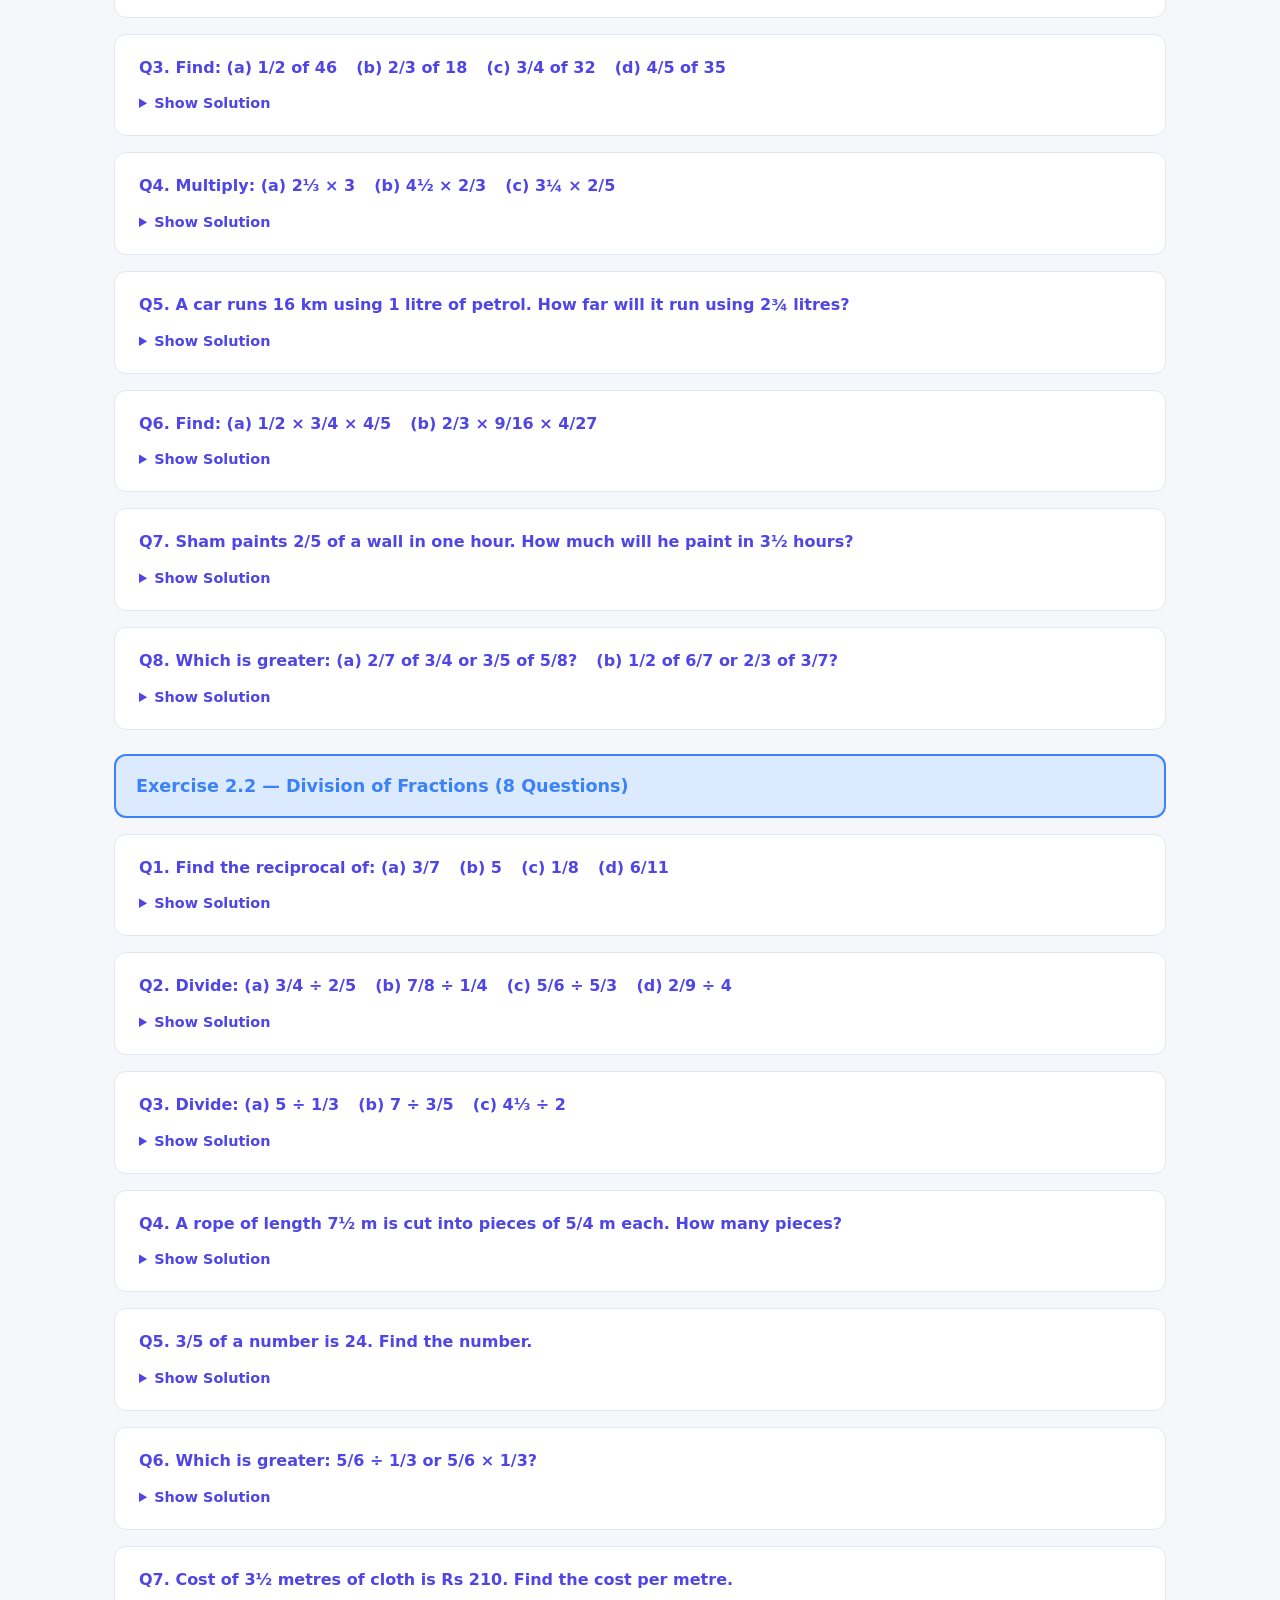
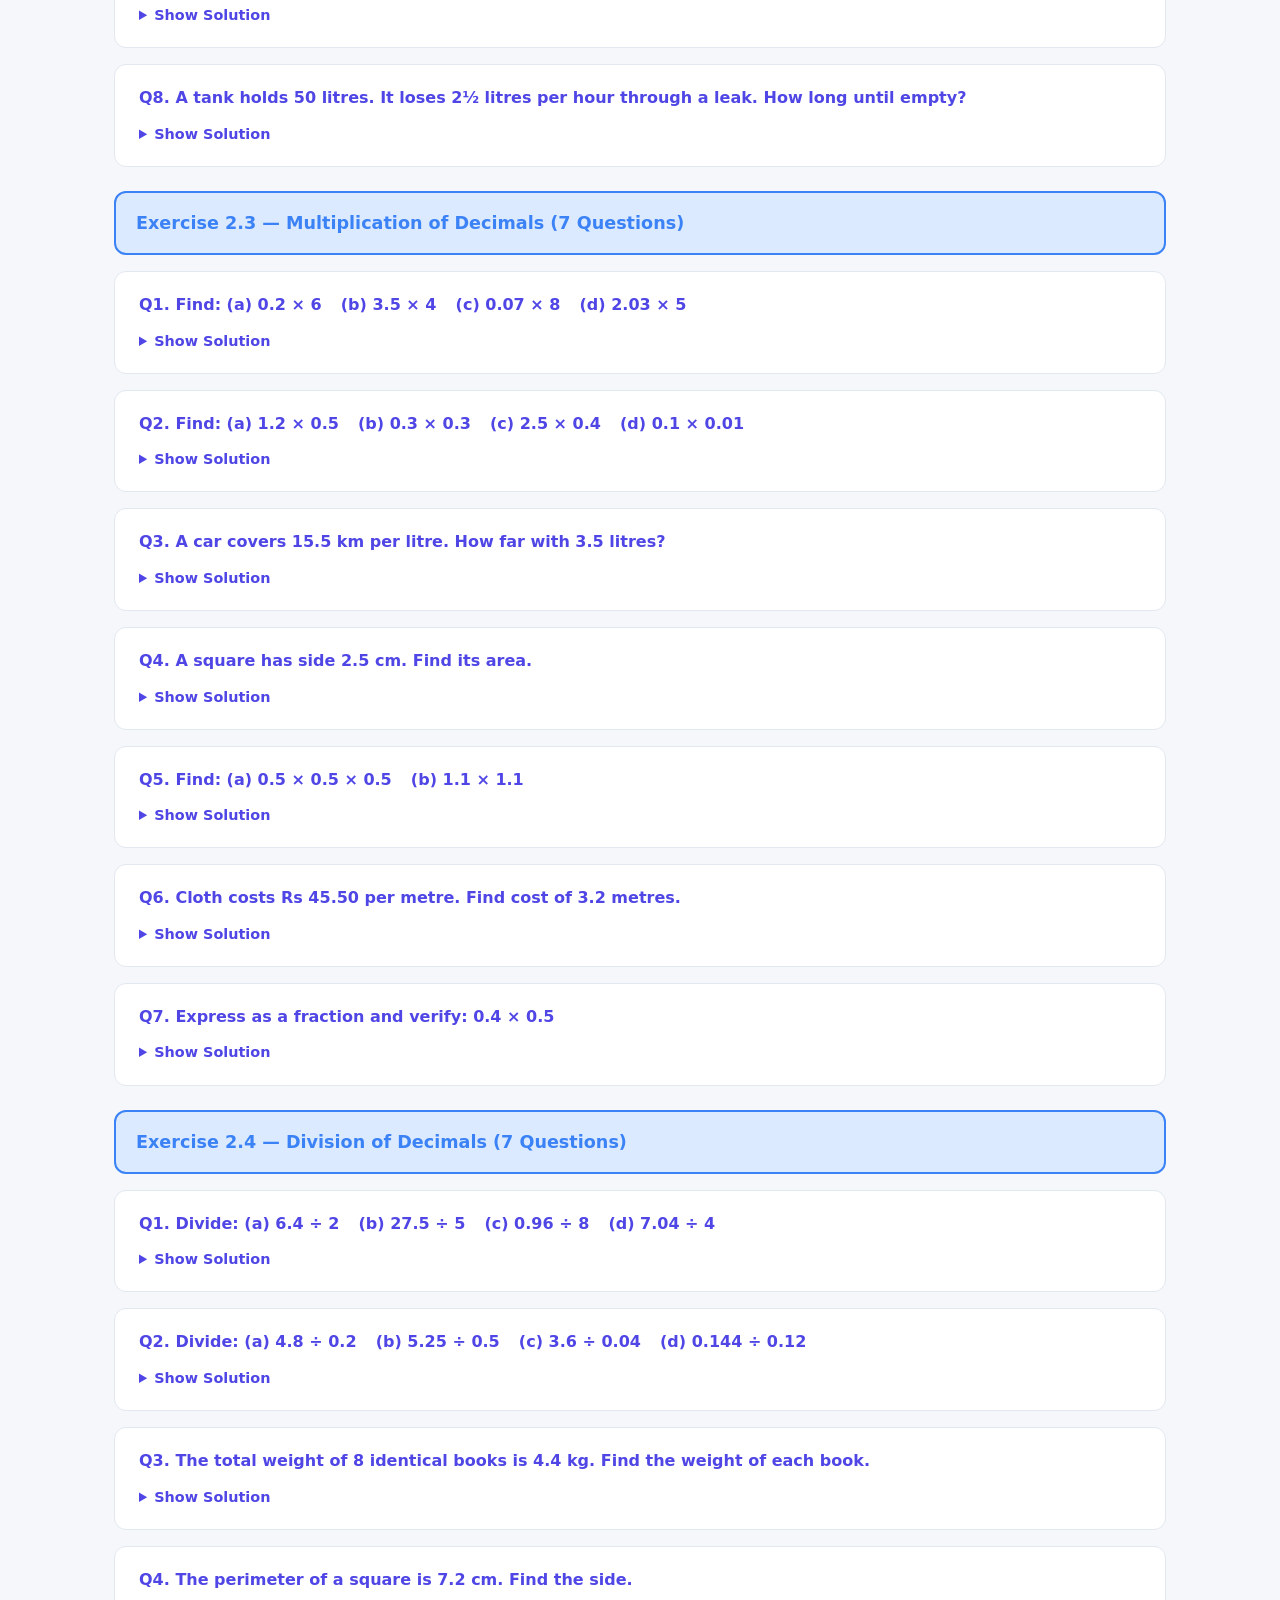
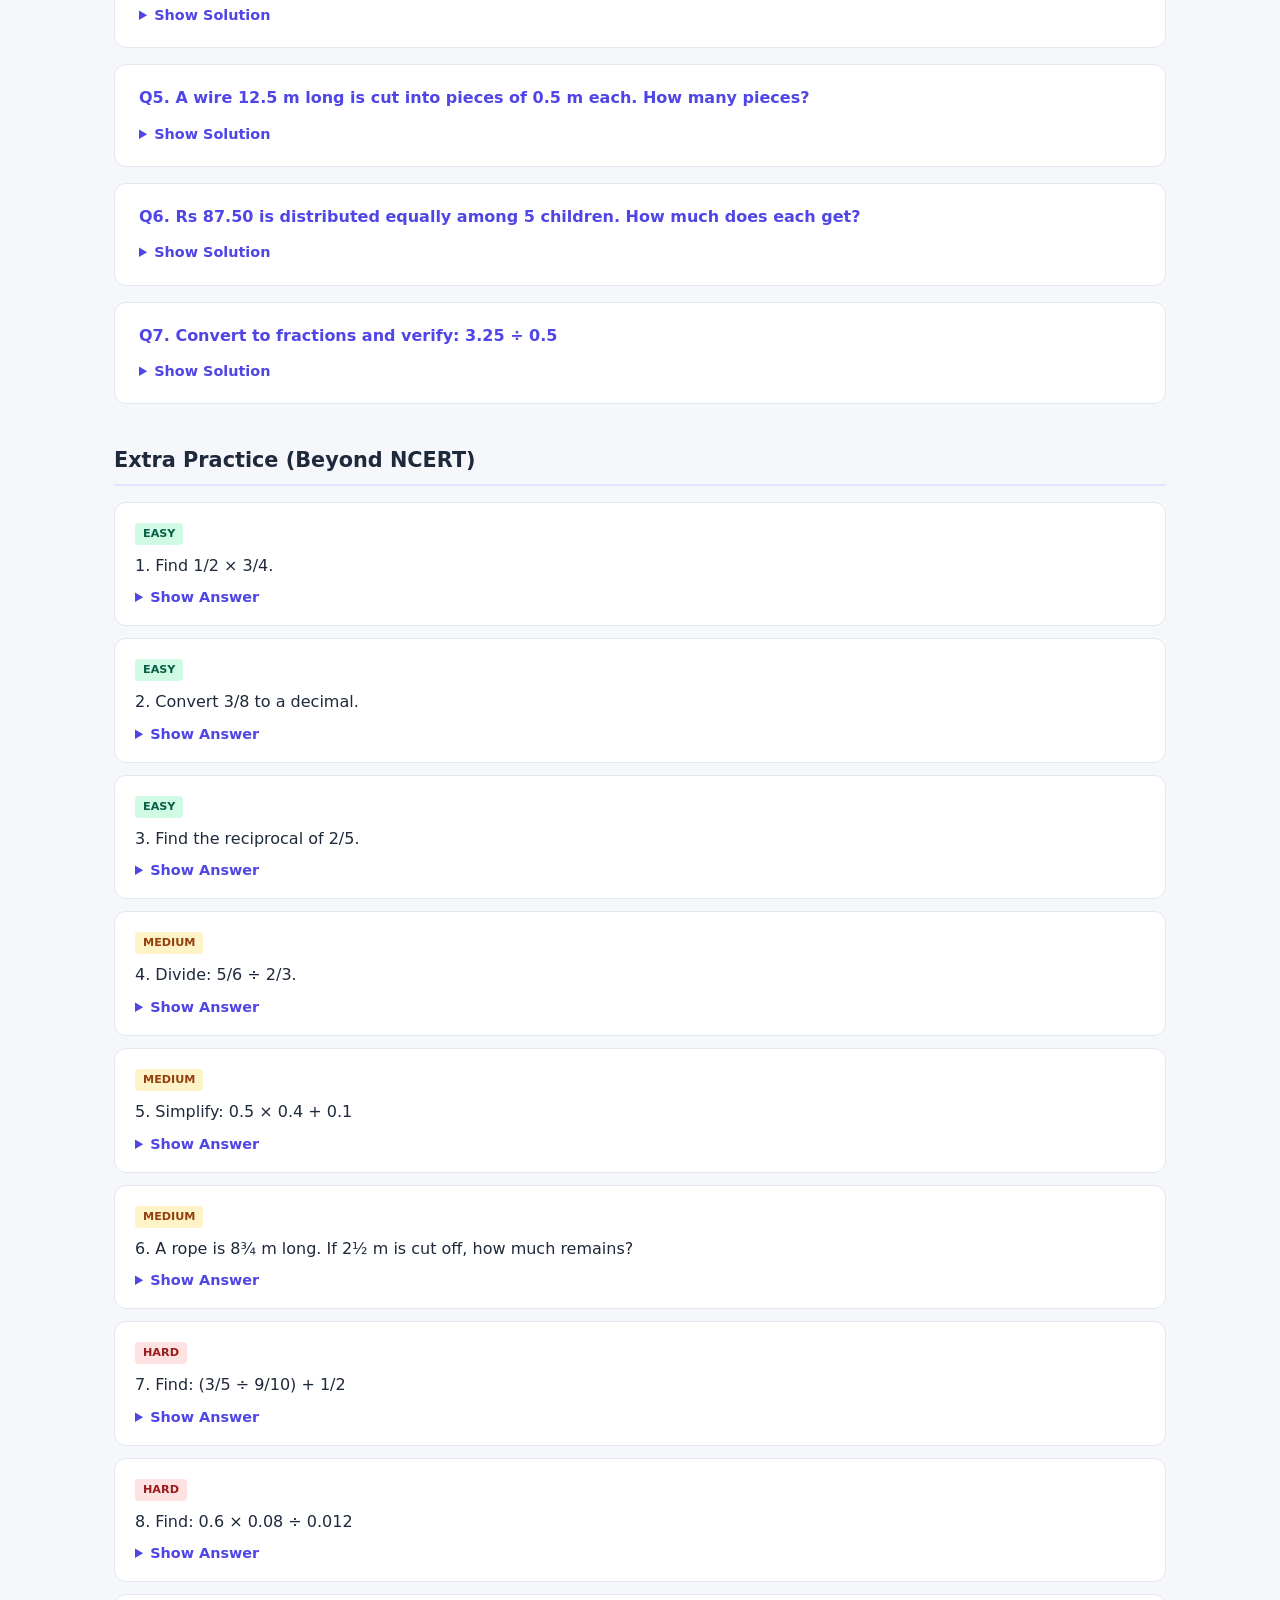
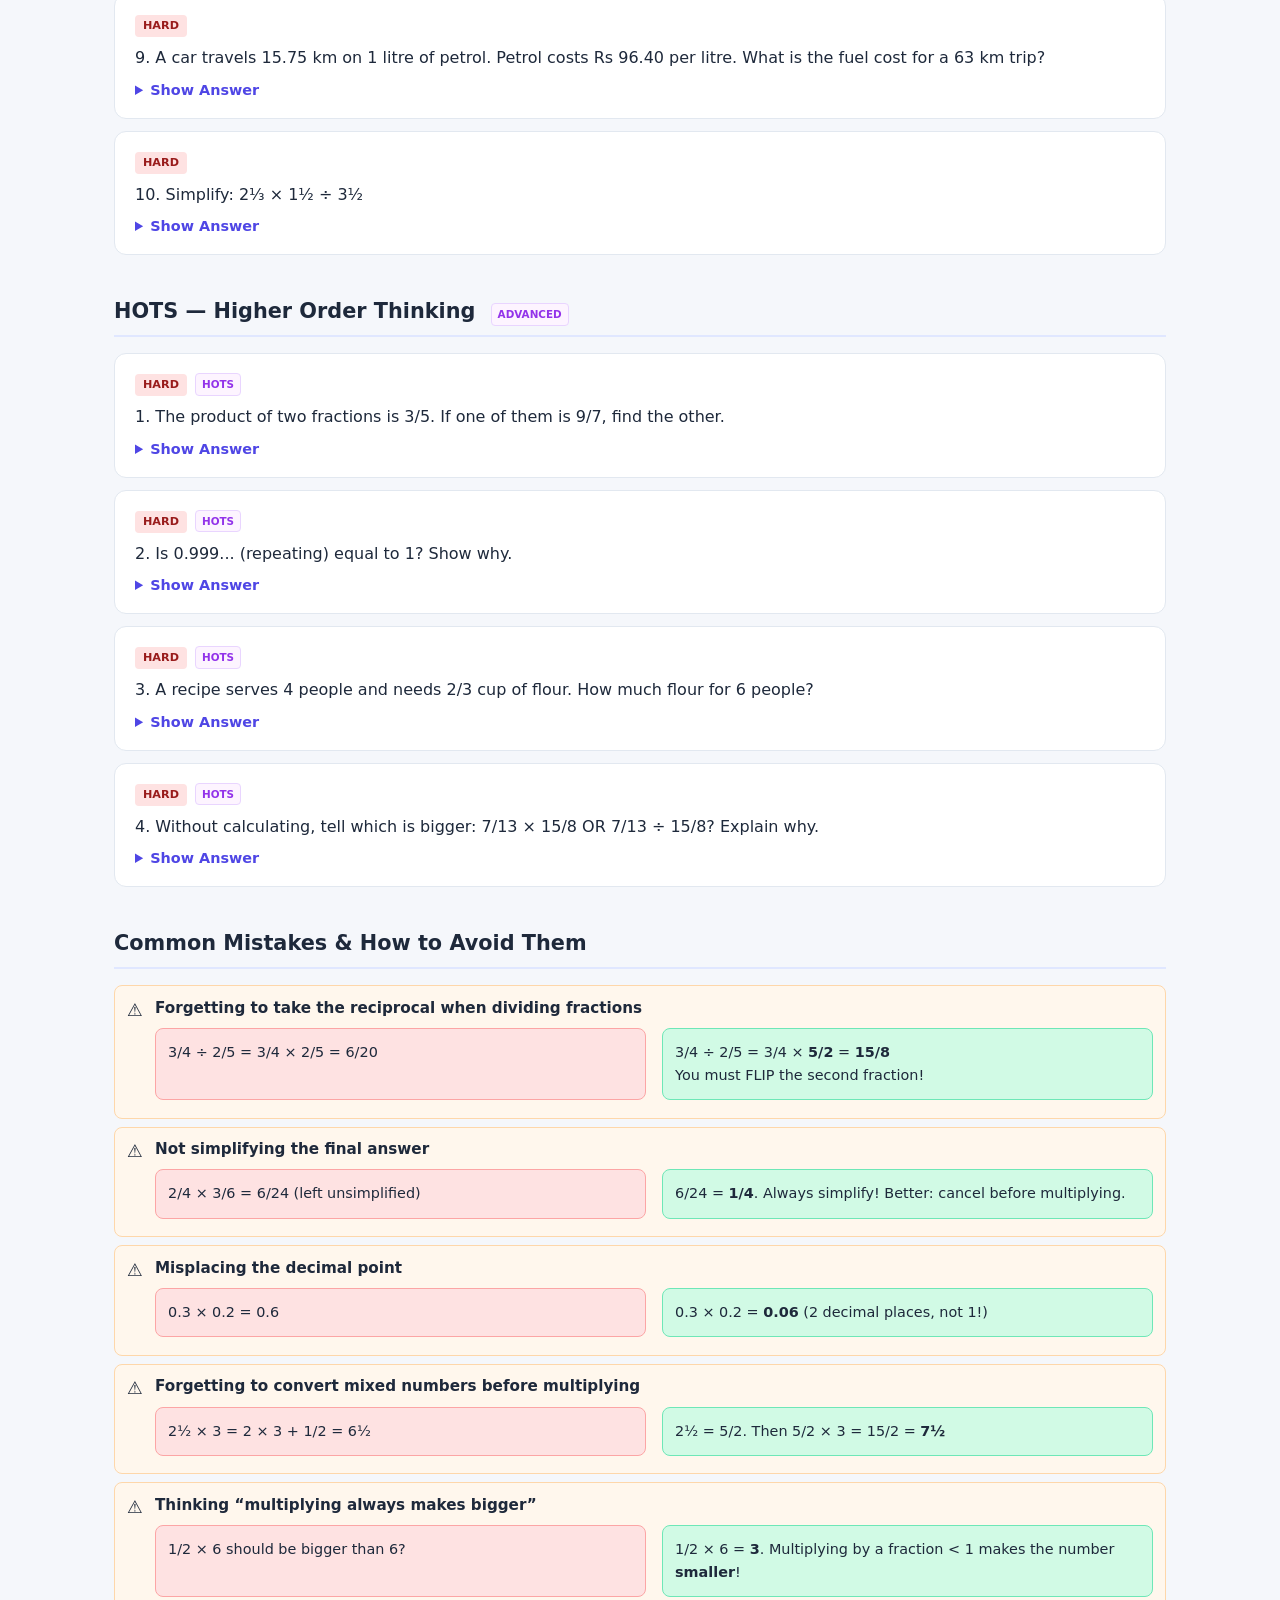
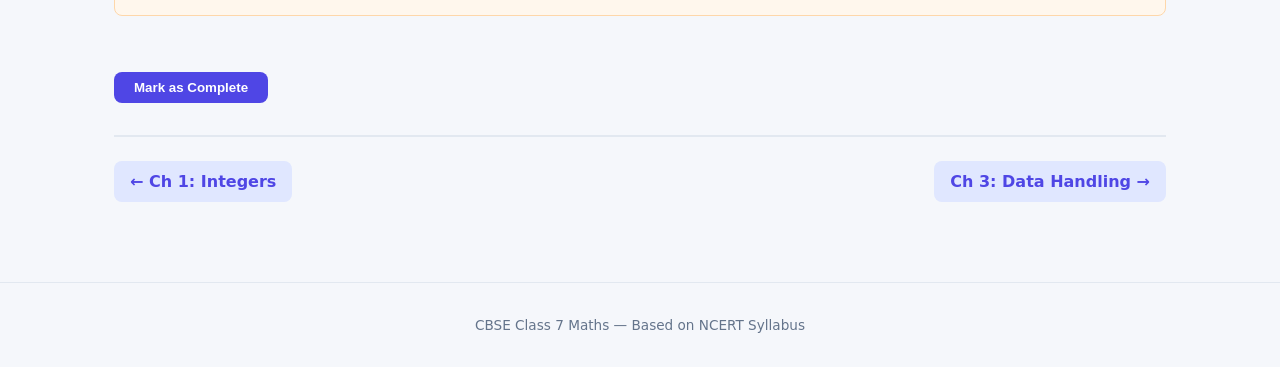
<file: chapters/ch2.html>
<!DOCTYPE html>
<html lang="en">
<head>
<meta charset="UTF-8">
<meta name="viewport" content="width=device-width,initial-scale=1">
<meta name="chapter-num" content="2">
<title>NCERT Solutions Class 7 Maths Chapter 2 Fractions and Decimals</title>
<meta name="description" content="NCERT Solutions for Class 7 Maths Chapter 2 Fractions and Decimals. All exercises solved with diagrams, visual models, real-world examples, and HOTS questions.">
<link rel="stylesheet" href="../css/style.css">
<style>
.real-world{background:#f0fdf4;border:1px solid #bbf7d0;border-radius:12px;padding:1rem 1.25rem;margin:.75rem 0;font-size:.95rem}
.real-world strong{color:#16a34a}
.why-box{background:#eff6ff;border:1px solid #bfdbfe;border-radius:12px;padding:1rem 1.25rem;margin:.75rem 0;font-size:.95rem}
.why-box strong{color:#3b82f6}
.exam-tip{background:#fdf4ff;border:1px solid #e9d5ff;border-radius:12px;padding:1rem 1.25rem;margin:.75rem 0;font-size:.95rem}
.exam-tip strong{color:#9333ea}
.wrong-right{display:flex;gap:1rem;flex-wrap:wrap;margin:.5rem 0}
.wrong-right .wrong,.wrong-right .right{flex:1;min-width:200px;padding:.75rem;border-radius:8px;font-size:.9rem}
.wrong-right .wrong{background:#fee2e2;border:1px solid #fca5a5}
.wrong-right .right{background:#d1fae5;border:1px solid #6ee7b7}
.revision-card{background:linear-gradient(135deg,#3b82f6,#1d4ed8);color:#fff;border-radius:16px;padding:1.5rem;margin-bottom:2rem}
.revision-card h2{color:#fff;border:none;padding:0;margin-bottom:1rem;font-size:1.2rem}
.revision-card .formula-grid{display:grid;grid-template-columns:repeat(auto-fill,minmax(250px,1fr));gap:.75rem}
.revision-card .f-item{background:rgba(255,255,255,.15);border-radius:8px;padding:.6rem .8rem;font-size:.9rem;backdrop-filter:blur(4px)}
.revision-card .f-item code{color:#fde68a;font-weight:700}
.exercise-header{background:var(--num-light);border:2px solid var(--num);border-radius:12px;padding:1rem 1.25rem;margin:1.5rem 0 1rem;font-size:1.1rem;font-weight:700;color:var(--num)}
.step-reveal summary{cursor:pointer;color:var(--primary);font-weight:600;font-size:.9rem}
.step-reveal .steps-content{padding:.75rem;margin-top:.5rem;background:#f8fafc;border-radius:8px;border:1px solid #e2e8f0}
.hots-tag{display:inline-block;font-size:.65rem;font-weight:700;text-transform:uppercase;padding:2px 6px;border-radius:4px;background:#fdf4ff;color:#9333ea;border:1px solid #e9d5ff;margin-left:.5rem}
.visual-model{background:#fff;border:1px solid #e2e8f0;border-radius:12px;padding:1rem;margin:.75rem 0;text-align:center}
.visual-model svg{max-width:100%;height:auto}
</style>
</head>
<body>
<header class="navbar">
  <span class="logo">Class 7 Maths</span>
  <nav>
    <a href="../index.html">Home</a>
    <a href="../progress.html">My Progress</a>
  </nav>
</header>

<div class="container">
  <div class="chapter-header">
    <div class="ch-label" style="color:var(--num)">Chapter 2 &middot; Number Systems</div>
    <h1>Fractions and Decimals &mdash; Complete NCERT Solutions</h1>
  </div>

  <!-- Topic Nav -->
  <nav class="topic-nav">
    <a href="#revision">Revision Card</a>
    <a href="#what-are-fractions">Fractions Recap</a>
    <a href="#multiply-fractions">Multiply Fractions</a>
    <a href="#divide-fractions">Divide Fractions</a>
    <a href="#multiply-decimals">Multiply Decimals</a>
    <a href="#divide-decimals">Divide Decimals</a>
    <a href="#ncert-solutions" class="nav-exercise">NCERT Solutions</a>
    <a href="#extra-practice" class="nav-exercise">Extra Practice</a>
    <a href="#hots" class="nav-exercise">HOTS</a>
    <a href="#mistakes">Common Mistakes</a>
  </nav>

  <!-- Quick Revision Card -->
  <div class="revision-card" id="revision">
    <h2>Quick Revision Card</h2>
    <div class="formula-grid">
      <div class="f-item"><code>a/b &times; c/d = ac/bd</code><br>Multiply tops, multiply bottoms</div>
      <div class="f-item"><code>a/b &divide; c/d = a/b &times; d/c</code><br>Flip the second fraction, then multiply</div>
      <div class="f-item"><code>Reciprocal of a/b = b/a</code><br>Flip the fraction</div>
      <div class="f-item"><code>a &times; 1/a = 1</code><br>Any number times its reciprocal = 1</div>
      <div class="f-item"><code>0.3 &times; 0.02 = 0.006</code><br>Count total decimal places</div>
      <div class="f-item"><code>1.44 &divide; 0.12 = 12</code><br>Make divisor whole, then divide</div>
    </div>
  </div>

  <!-- SECTION: Fractions Recap -->
  <div class="section">
    <h2 id="what-are-fractions">Fractions &mdash; Quick Recap</h2>
    <div class="real-world">
      <strong>Real-world connection:</strong> You eat 3 slices out of 8 in a pizza &mdash; that&rsquo;s 3/8. Your phone is 75% charged &mdash; that&rsquo;s 3/4. You walk half a kilometre &mdash; that&rsquo;s 1/2 km. Fractions are everywhere!
    </div>
    <ul class="summary-list">
      <li><strong>Fraction</strong> = part of a whole. Written as <strong>numerator/denominator</strong> (e.g., 3/4 means 3 parts out of 4).</li>
      <li><strong>Proper fraction:</strong> numerator &lt; denominator (e.g., 2/5, 3/8). Value is less than 1.</li>
      <li><strong>Improper fraction:</strong> numerator &ge; denominator (e.g., 7/3, 5/5). Value is 1 or more.</li>
      <li><strong>Mixed number:</strong> whole number + fraction (e.g., 2&frac13; = 7/3). To convert: multiply whole by denominator, add numerator.</li>
      <li><strong>Equivalent fractions:</strong> same value, different form (e.g., 1/2 = 2/4 = 3/6 = 50/100).</li>
      <li><strong>Decimal</strong> is another way to write a fraction with denominator 10, 100, 1000, etc. (e.g., 0.5 = 1/2, 0.75 = 3/4).</li>
    </ul>
    <div class="visual-model">
      <svg viewBox="0 0 500 80" width="500" height="80" xmlns="http://www.w3.org/2000/svg">
        <text x="10" y="20" font-size="13" fill="#334155" font-weight="600">Visualising 3/4:</text>
        <rect x="10" y="30" width="100" height="40" rx="6" fill="#3b82f6" opacity="0.8"/><text x="60" y="55" text-anchor="middle" font-size="11" fill="#fff" font-weight="700">1/4</text>
        <rect x="115" y="30" width="100" height="40" rx="6" fill="#3b82f6" opacity="0.8"/><text x="165" y="55" text-anchor="middle" font-size="11" fill="#fff" font-weight="700">1/4</text>
        <rect x="220" y="30" width="100" height="40" rx="6" fill="#3b82f6" opacity="0.8"/><text x="270" y="55" text-anchor="middle" font-size="11" fill="#fff" font-weight="700">1/4</text>
        <rect x="325" y="30" width="100" height="40" rx="6" fill="#e2e8f0"/><text x="375" y="55" text-anchor="middle" font-size="11" fill="#94a3b8" font-weight="600">1/4</text>
        <text x="450" y="55" font-size="14" fill="#3b82f6" font-weight="700">= 3/4</text>
      </svg>
      <figcaption>3 out of 4 parts are shaded = 3/4</figcaption>
    </div>
  </div>

  <!-- SECTION: Multiplying Fractions -->
  <div class="section">
    <h2 id="multiply-fractions">Multiplication of Fractions</h2>

    <h3 style="color:var(--primary);margin:1rem 0 .5rem">Rule: Multiply tops, multiply bottoms</h3>
    <div class="formula-box">
      <code>a/b &times; c/d = (a &times; c) / (b &times; d)</code>
    </div>
    <ul class="summary-list">
      <li><strong>Fraction &times; Fraction:</strong> 2/3 &times; 4/5 = (2&times;4)/(3&times;5) = <strong>8/15</strong></li>
      <li><strong>Fraction &times; Whole number:</strong> 3/7 &times; 5 = (3&times;5)/7 = <strong>15/7 = 2&frac17;</strong> (treat 5 as 5/1)</li>
      <li><strong>Mixed number:</strong> Convert to improper first! 1&frac12; &times; 2&frac13; = 3/2 &times; 7/3 = 21/6 = <strong>3&frac12;</strong></li>
    </ul>

    <div class="why-box">
      <strong>WHY does &ldquo;of&rdquo; mean multiply?</strong><br><br>
      &ldquo;1/2 of 6 chocolates&rdquo; means take half of 6 = 3. Mathematically: 1/2 &times; 6 = 3.<br>
      &ldquo;2/3 of 15 students&rdquo; means take 2/3 of 15 = 10. So: 2/3 &times; 15 = 10.<br><br>
      <strong>&ldquo;Of&rdquo; in maths always means multiplication!</strong>
    </div>

    <div class="real-world">
      <strong>Real-world example:</strong> A recipe needs 3/4 cup of sugar. You want to make half the recipe. How much sugar?<br>
      1/2 &times; 3/4 = 3/8 cup. <strong>Multiplying by a fraction less than 1 makes things smaller!</strong>
    </div>

    <div class="exam-tip">
      <strong>Exam tip:</strong> Always simplify before multiplying when possible. For 4/9 &times; 3/8: cancel 4 and 8 (both &divide; 4), cancel 3 and 9 (both &divide; 3). Get 1/3 &times; 1/2 = 1/6. Much easier!
    </div>

    <div class="visual-model">
      <svg viewBox="0 0 440 130" width="440" height="130" xmlns="http://www.w3.org/2000/svg">
        <text x="10" y="18" font-size="12" fill="#334155" font-weight="600">Visualising 1/2 &times; 2/3:</text>
        <!-- Grid 3 cols x 2 rows -->
        <rect x="10" y="30" width="60" height="40" rx="3" fill="#3b82f6" opacity="0.3" stroke="#3b82f6"/><rect x="75" y="30" width="60" height="40" rx="3" fill="#3b82f6" opacity="0.3" stroke="#3b82f6"/><rect x="140" y="30" width="60" height="40" rx="3" fill="#e2e8f0" stroke="#94a3b8"/>
        <rect x="10" y="75" width="60" height="40" rx="3" fill="#e2e8f0" stroke="#94a3b8"/><rect x="75" y="75" width="60" height="40" rx="3" fill="#e2e8f0" stroke="#94a3b8"/><rect x="140" y="75" width="60" height="40" rx="3" fill="#e2e8f0" stroke="#94a3b8"/>
        <!-- Labels -->
        <text x="100" y="125" text-anchor="middle" font-size="11" fill="#64748b">2/3 of the columns</text>
        <!-- Arrow -->
        <text x="230" y="70" font-size="20" fill="#334155">&rarr;</text>
        <!-- Result: highlight intersection -->
        <rect x="270" y="30" width="60" height="40" rx="3" fill="#16a34a" opacity="0.7" stroke="#16a34a"/><rect x="335" y="30" width="60" height="40" rx="3" fill="#16a34a" opacity="0.7" stroke="#16a34a"/><rect x="400" y="30" width="60" height="40" rx="3" fill="#e2e8f0" stroke="#94a3b8"/>
        <rect x="270" y="75" width="60" height="40" rx="3" fill="#e2e8f0" stroke="#94a3b8"/><rect x="335" y="75" width="60" height="40" rx="3" fill="#e2e8f0" stroke="#94a3b8"/><rect x="400" y="75" width="60" height="40" rx="3" fill="#e2e8f0" stroke="#94a3b8"/>
        <text x="365" y="125" text-anchor="middle" font-size="12" fill="#16a34a" font-weight="700">2 out of 6 = 2/6 = 1/3</text>
      </svg>
      <figcaption>1/2 of 2/3: Take 2/3 of the columns, then 1/2 of the rows &rarr; 2 out of 6 squares = 1/3</figcaption>
    </div>
  </div>

  <!-- SECTION: Dividing Fractions -->
  <div class="section">
    <h2 id="divide-fractions">Division of Fractions</h2>

    <div class="formula-box">
      <strong>The Golden Rule:</strong> <code>a/b &divide; c/d = a/b &times; d/c</code> &mdash; Flip the second fraction (take reciprocal), then multiply.
    </div>

    <div class="why-box">
      <strong>WHY do we flip and multiply?</strong><br><br>
      &ldquo;How many 1/4s fit in 1/2?&rdquo; Think of it: 1/2 = 2/4, so two 1/4s fit. That&rsquo;s 1/2 &divide; 1/4 = 2.<br>
      Check: 1/2 &times; 4/1 = 4/2 = 2. &#10003; Flipping works!<br><br>
      <strong>Another way:</strong> Dividing by a fraction = multiplying by how many of those fractions fit in 1 whole. The reciprocal tells you exactly that.
    </div>

    <ul class="summary-list">
      <li><strong>Fraction &divide; Fraction:</strong> 3/4 &divide; 2/5 = 3/4 &times; 5/2 = 15/8 = <strong>1&frac78;</strong></li>
      <li><strong>Fraction &divide; Whole number:</strong> 2/3 &divide; 4 = 2/3 &times; 1/4 = 2/12 = <strong>1/6</strong></li>
      <li><strong>Whole number &divide; Fraction:</strong> 5 &divide; 1/3 = 5 &times; 3/1 = <strong>15</strong> (how many 1/3s in 5? Fifteen!)</li>
    </ul>

    <div class="real-world">
      <strong>Real-world example:</strong> You have 3/4 kg of rice. Each meal needs 1/8 kg. How many meals?<br>
      3/4 &divide; 1/8 = 3/4 &times; 8/1 = 24/4 = <strong>6 meals</strong>.
    </div>
  </div>

  <!-- SECTION: Multiplying Decimals -->
  <div class="section">
    <h2 id="multiply-decimals">Multiplication of Decimals</h2>

    <h3 style="color:var(--primary);margin:1rem 0 .5rem">Rule: Multiply as whole numbers, then count decimal places</h3>
    <ul class="summary-list">
      <li><strong>Step 1:</strong> Ignore the decimal points and multiply as whole numbers.</li>
      <li><strong>Step 2:</strong> Count the total decimal places in both numbers.</li>
      <li><strong>Step 3:</strong> Put the decimal point in the answer with that many places from the right.</li>
    </ul>

    <div class="example">
      <h3>Example: 0.3 &times; 0.02</h3>
      <div class="step"><strong>Step 1:</strong> Multiply as whole numbers: 3 &times; 2 = 6</div>
      <div class="step"><strong>Step 2:</strong> Count decimal places: 0.3 has 1, 0.02 has 2. Total = 3 places.</div>
      <div class="step"><strong>Step 3:</strong> Put decimal 3 places from right in &ldquo;6&rdquo;: 0.006. Answer: <strong>0.006</strong></div>
    </div>

    <div class="example">
      <h3>Example: 2.5 &times; 1.4</h3>
      <div class="step"><strong>Step 1:</strong> 25 &times; 14 = 350</div>
      <div class="step"><strong>Step 2:</strong> Total decimal places = 1 + 1 = 2</div>
      <div class="step"><strong>Step 3:</strong> Place decimal 2 places from right: 3.50 = <strong>3.5</strong></div>
    </div>

    <div class="why-box">
      <strong>WHY does counting decimal places work?</strong><br>
      0.3 = 3/10 and 0.02 = 2/100. So 0.3 &times; 0.02 = (3/10) &times; (2/100) = 6/1000 = 0.006.<br>
      The denominators multiply (10 &times; 100 = 1000), which gives us 3 decimal places!
    </div>

    <div class="real-world">
      <strong>Real-world:</strong> Petrol costs Rs 96.50 per litre. You buy 2.5 litres. Cost = 96.50 &times; 2.5 = 9650 &times; 25 = 241250 &rarr; 3 decimal places &rarr; <strong>Rs 241.250 &asymp; Rs 241.25</strong>
    </div>
  </div>

  <!-- SECTION: Dividing Decimals -->
  <div class="section">
    <h2 id="divide-decimals">Division of Decimals</h2>

    <h3 style="color:var(--primary);margin:1rem 0 .5rem">Rule: Make the divisor a whole number first</h3>
    <ul class="summary-list">
      <li><strong>Step 1:</strong> If the divisor (number you divide by) has a decimal, multiply both numbers by 10, 100, etc. to make it whole.</li>
      <li><strong>Step 2:</strong> Now divide normally.</li>
    </ul>

    <div class="example">
      <h3>Example: 1.44 &divide; 0.12</h3>
      <div class="step"><strong>Step 1:</strong> Multiply both by 100: 144 &divide; 12</div>
      <div class="step"><strong>Step 2:</strong> 144 &divide; 12 = <strong>12</strong></div>
    </div>

    <div class="example">
      <h3>Example: 4.5 &divide; 1.5</h3>
      <div class="step"><strong>Step 1:</strong> Multiply both by 10: 45 &divide; 15</div>
      <div class="step"><strong>Step 2:</strong> 45 &divide; 15 = <strong>3</strong></div>
    </div>

    <div class="example">
      <h3>Example: 7 &divide; 0.25</h3>
      <div class="step"><strong>Step 1:</strong> Multiply both by 100: 700 &divide; 25</div>
      <div class="step"><strong>Step 2:</strong> 700 &divide; 25 = <strong>28</strong></div>
      <div class="step"><strong>Real-world:</strong> If one chocolate costs Rs 0.25, how many can you buy with Rs 7? Answer: 28!</div>
    </div>

    <div class="exam-tip">
      <strong>Exam tip:</strong> Dividing by 0.5 = multiplying by 2. Dividing by 0.1 = multiplying by 10. Dividing by 0.25 = multiplying by 4. These shortcuts save time!
    </div>
  </div>

  <!-- NCERT EXERCISE SOLUTIONS -->
  <div class="section">
    <h2 id="ncert-solutions">NCERT Exercise Solutions &mdash; All Questions Solved</h2>

    <div class="exercise-header">Exercise 2.1 &mdash; Multiplication of Fractions (8 Questions)</div>

    <div class="example">
      <h3>Q1. Find: (a) 2/5 &times; 1/3 &ensp; (b) 4/7 &times; 3/5 &ensp; (c) 2/9 &times; 3/4 &ensp; (d) 5/11 &times; 2/3</h3>
      <details class="step-reveal"><summary>Show Solution</summary><div class="steps-content">
        <div class="step"><strong>(a) 2/5 &times; 1/3</strong><br>Multiply numerators: 2 &times; 1 = 2<br>Multiply denominators: 5 &times; 3 = 15<br>Answer: <strong>2/15</strong></div>
        <div class="step"><strong>(b) 4/7 &times; 3/5</strong><br>Multiply numerators: 4 &times; 3 = 12<br>Multiply denominators: 7 &times; 5 = 35<br>Answer: <strong>12/35</strong></div>
        <div class="step"><strong>(c) 2/9 &times; 3/4</strong><br>Multiply: (2 &times; 3)/(9 &times; 4) = 6/36<br>Simplify: both 6 and 36 are divisible by 6<br>6 &divide; 6 = 1, 36 &divide; 6 = 6<br>Answer: <strong>1/6</strong></div>
        <div class="step"><strong>(d) 5/11 &times; 2/3</strong><br>Multiply numerators: 5 &times; 2 = 10<br>Multiply denominators: 11 &times; 3 = 33<br>No common factors. Answer: <strong>10/33</strong></div>
      </div></details>
    </div>

    <div class="example">
      <h3>Q2. Multiply and express as a mixed number: (a) 3 &times; 5/6 &ensp; (b) 5 &times; 2/3 &ensp; (c) 7 &times; 2&frac14;</h3>
      <details class="step-reveal"><summary>Show Solution</summary><div class="steps-content">
        <div class="step"><strong>(a) 3 &times; 5/6</strong><br>Write 3 as 3/1. Multiply: (3 &times; 5)/(1 &times; 6) = 15/6<br>Simplify: 15 &divide; 3 = 5, 6 &divide; 3 = 2. So 15/6 = 5/2<br>Convert to mixed: 5 &divide; 2 = 2 remainder 1<br>Answer: <strong>2&frac12;</strong></div>
        <div class="step"><strong>(b) 5 &times; 2/3</strong><br>Write 5 as 5/1. Multiply: (5 &times; 2)/(1 &times; 3) = 10/3<br>Convert to mixed: 10 &divide; 3 = 3 remainder 1<br>Answer: <strong>3&frac13;</strong></div>
        <div class="step"><strong>(c) 7 &times; 2&frac14;</strong><br>First convert 2&frac14; to improper: (2 &times; 4 + 1)/4 = 9/4<br>Now multiply: 7/1 &times; 9/4 = (7 &times; 9)/(1 &times; 4) = 63/4<br>Convert to mixed: 63 &divide; 4 = 15 remainder 3<br>Answer: <strong>15&frac34;</strong></div>
      </div></details>
    </div>

    <div class="example">
      <h3>Q3. Find: (a) 1/2 of 46 &ensp; (b) 2/3 of 18 &ensp; (c) 3/4 of 32 &ensp; (d) 4/5 of 35</h3>
      <details class="step-reveal"><summary>Show Solution</summary><div class="steps-content">
        <div class="step">Remember: &ldquo;of&rdquo; means multiply!</div>
        <div class="step"><strong>(a) 1/2 of 46</strong> = 1/2 &times; 46 = 46/2 = <strong>23</strong></div>
        <div class="step"><strong>(b) 2/3 of 18</strong> = 2/3 &times; 18 = (2 &times; 18)/3 = 36/3 = <strong>12</strong><br>(Shortcut: first divide 18 by 3 = 6, then multiply by 2 = 12)</div>
        <div class="step"><strong>(c) 3/4 of 32</strong> = 3/4 &times; 32 = (3 &times; 32)/4 = 96/4 = <strong>24</strong><br>(Shortcut: 32 &divide; 4 = 8, then 8 &times; 3 = 24)</div>
        <div class="step"><strong>(d) 4/5 of 35</strong> = 4/5 &times; 35 = (4 &times; 35)/5 = 140/5 = <strong>28</strong><br>(Shortcut: 35 &divide; 5 = 7, then 7 &times; 4 = 28)</div>
      </div></details>
    </div>

    <div class="example">
      <h3>Q4. Multiply: (a) 2&frac13; &times; 3 &ensp; (b) 4&frac12; &times; 2/3 &ensp; (c) 3&frac14; &times; 2/5</h3>
      <details class="step-reveal"><summary>Show Solution</summary><div class="steps-content">
        <div class="step"><strong>(a) 2&frac13; &times; 3</strong><br>Convert: 2&frac13; = (2&times;3+1)/3 = 7/3<br>Multiply: 7/3 &times; 3/1 = (7&times;3)/(3&times;1) = 21/3 = <strong>7</strong></div>
        <div class="step"><strong>(b) 4&frac12; &times; 2/3</strong><br>Convert: 4&frac12; = (4&times;2+1)/2 = 9/2<br>Multiply: 9/2 &times; 2/3 = (9&times;2)/(2&times;3) = 18/6<br>Simplify: 18 &divide; 6 = <strong>3</strong></div>
        <div class="step"><strong>(c) 3&frac14; &times; 2/5</strong><br>Convert: 3&frac14; = (3&times;4+1)/4 = 13/4<br>Multiply: 13/4 &times; 2/5 = (13&times;2)/(4&times;5) = 26/20<br>Simplify (both &divide; 2): 13/10<br>Convert to mixed: <strong>1 3/10</strong></div>
      </div></details>
    </div>

    <div class="example">
      <h3>Q5. A car runs 16 km using 1 litre of petrol. How far will it run using 2&frac34; litres?</h3>
      <details class="step-reveal"><summary>Show Solution</summary><div class="steps-content">
        <div class="step"><strong>Step 1:</strong> The car goes 16 km per litre. We have 2&frac34; litres. So: Distance = 16 &times; 2&frac34;</div>
        <div class="step"><strong>Step 2:</strong> Convert the mixed number: 2&frac34; = (2 &times; 4 + 3)/4 = <strong>11/4</strong></div>
        <div class="step"><strong>Step 3:</strong> Multiply: 16 &times; 11/4. Think of 16 as 16/1.</div>
        <div class="step"><strong>Step 4:</strong> (16 &times; 11) / (1 &times; 4) = 176/4</div>
        <div class="step"><strong>Step 5:</strong> Simplify: 176 &divide; 4 = <strong>44 km</strong></div>
      </div></details>
    </div>

    <div class="example">
      <h3>Q6. Find: (a) 1/2 &times; 3/4 &times; 4/5 &ensp; (b) 2/3 &times; 9/16 &times; 4/27</h3>
      <details class="step-reveal"><summary>Show Solution</summary><div class="steps-content">
        <div class="step"><strong>(a)</strong> (1&times;3&times;4)/(2&times;4&times;5) = 12/40 = <strong>3/10</strong></div>
        <div class="step"><strong>(b)</strong> (2&times;9&times;4)/(3&times;16&times;27) = 72/1296. Simplify: cancel 2&amp;16, 9&amp;27, 4&amp;3 &rarr; <strong>1/18</strong></div>
      </div></details>
    </div>

    <div class="example">
      <h3>Q7. Sham paints 2/5 of a wall in one hour. How much will he paint in 3&frac12; hours?</h3>
      <details class="step-reveal"><summary>Show Solution</summary><div class="steps-content">
        <div class="step"><strong>Step 1:</strong> In 1 hour he paints 2/5 of the wall. In 3&frac12; hours, he paints: 2/5 &times; 3&frac12;</div>
        <div class="step"><strong>Step 2:</strong> Convert 3&frac12; to improper fraction: (3 &times; 2 + 1)/2 = <strong>7/2</strong></div>
        <div class="step"><strong>Step 3:</strong> Multiply: 2/5 &times; 7/2 = (2 &times; 7)/(5 &times; 2) = 14/10</div>
        <div class="step"><strong>Step 4:</strong> Simplify: 14/10. Both divisible by 2: 14 &divide; 2 = 7, 10 &divide; 2 = 5. So = <strong>7/5</strong></div>
        <div class="step"><strong>Step 5:</strong> Convert to mixed number: 7 &divide; 5 = 1 remainder 2, so 7/5 = <strong>1&frac25;</strong> walls</div>
        <div class="step"><strong>Meaning:</strong> He finishes the entire wall and paints 2/5 of another wall!</div>
      </div></details>
    </div>

    <div class="example">
      <h3>Q8. Which is greater: (a) 2/7 of 3/4 or 3/5 of 5/8? &ensp; (b) 1/2 of 6/7 or 2/3 of 3/7?</h3>
      <details class="step-reveal"><summary>Show Solution</summary><div class="steps-content">
        <div class="step"><strong>(a)</strong> 2/7 &times; 3/4 = 6/28 = 3/14. And 3/5 &times; 5/8 = 15/40 = 3/8.</div>
        <div class="step">Compare 3/14 vs 3/8: same numerator, smaller denominator = bigger. So <strong>3/8 &gt; 3/14</strong>. Second is greater.</div>
        <div class="step"><strong>(b)</strong> 1/2 &times; 6/7 = 6/14 = 3/7. And 2/3 &times; 3/7 = 6/21 = 2/7.</div>
        <div class="step">Compare 3/7 vs 2/7: same denominator, bigger numerator wins. <strong>3/7 &gt; 2/7</strong>. First is greater.</div>
      </div></details>
    </div>

    <div class="exercise-header">Exercise 2.2 &mdash; Division of Fractions (8 Questions)</div>

    <div class="example">
      <h3>Q1. Find the reciprocal of: (a) 3/7 &ensp; (b) 5 &ensp; (c) 1/8 &ensp; (d) 6/11</h3>
      <details class="step-reveal"><summary>Show Solution</summary><div class="steps-content">
        <div class="step"><strong>(a)</strong> Reciprocal of 3/7 = <strong>7/3</strong></div>
        <div class="step"><strong>(b)</strong> 5 = 5/1, so reciprocal = <strong>1/5</strong></div>
        <div class="step"><strong>(c)</strong> Reciprocal of 1/8 = <strong>8/1 = 8</strong></div>
        <div class="step"><strong>(d)</strong> Reciprocal of 6/11 = <strong>11/6</strong></div>
      </div></details>
    </div>

    <div class="example">
      <h3>Q2. Divide: (a) 3/4 &divide; 2/5 &ensp; (b) 7/8 &divide; 1/4 &ensp; (c) 5/6 &divide; 5/3 &ensp; (d) 2/9 &divide; 4</h3>
      <details class="step-reveal"><summary>Show Solution</summary><div class="steps-content">
        <div class="step"><strong>(a) 3/4 &divide; 2/5</strong><br>Flip the second fraction: reciprocal of 2/5 = 5/2<br>Now multiply: 3/4 &times; 5/2 = (3&times;5)/(4&times;2) = 15/8<br>Convert to mixed: 15 &divide; 8 = 1 remainder 7<br>Answer: <strong>1&frac78;</strong></div>
        <div class="step"><strong>(b) 7/8 &divide; 1/4</strong><br>Flip: reciprocal of 1/4 = 4/1 = 4<br>Multiply: 7/8 &times; 4/1 = (7&times;4)/(8&times;1) = 28/8<br>Simplify (both &divide; 4): 7/2 = <strong>3&frac12;</strong></div>
        <div class="step"><strong>(c) 5/6 &divide; 5/3</strong><br>Flip: reciprocal of 5/3 = 3/5<br>Multiply: 5/6 &times; 3/5 = (5&times;3)/(6&times;5) = 15/30<br>Simplify (both &divide; 15): <strong>1/2</strong></div>
        <div class="step"><strong>(d) 2/9 &divide; 4</strong><br>Write 4 as 4/1. Flip: reciprocal = 1/4<br>Multiply: 2/9 &times; 1/4 = (2&times;1)/(9&times;4) = 2/36<br>Simplify (both &divide; 2): <strong>1/18</strong></div>
      </div></details>
    </div>

    <div class="example">
      <h3>Q3. Divide: (a) 5 &divide; 1/3 &ensp; (b) 7 &divide; 3/5 &ensp; (c) 4&frac13; &divide; 2</h3>
      <details class="step-reveal"><summary>Show Solution</summary><div class="steps-content">
        <div class="step"><strong>(a) 5 &divide; 1/3</strong><br>How many 1/3s fit in 5? Flip: reciprocal of 1/3 = 3/1 = 3<br>Multiply: 5 &times; 3 = <strong>15</strong><br>(Think: each whole has 3 thirds, so 5 wholes have 15 thirds!)</div>
        <div class="step"><strong>(b) 7 &divide; 3/5</strong><br>Flip: reciprocal of 3/5 = 5/3<br>Multiply: 7/1 &times; 5/3 = (7&times;5)/(1&times;3) = 35/3<br>Convert to mixed: 35 &divide; 3 = 11 remainder 2<br>Answer: <strong>11&frac23;</strong></div>
        <div class="step"><strong>(c) 4&frac13; &divide; 2</strong><br>Convert: 4&frac13; = (4&times;3+1)/3 = 13/3<br>Write 2 as 2/1. Flip: reciprocal = 1/2<br>Multiply: 13/3 &times; 1/2 = (13&times;1)/(3&times;2) = 13/6<br>Convert to mixed: 13 &divide; 6 = 2 remainder 1<br>Answer: <strong>2&frac16;</strong></div>
      </div></details>
    </div>

    <div class="example">
      <h3>Q4. A rope of length 7&frac12; m is cut into pieces of 5/4 m each. How many pieces?</h3>
      <details class="step-reveal"><summary>Show Solution</summary><div class="steps-content">
        <div class="step"><strong>Step 1:</strong> We need to find: how many pieces of 5/4 m fit in 7&frac12; m? This is a <strong>division</strong> problem.</div>
        <div class="step"><strong>Step 2:</strong> Convert the mixed number: 7&frac12; = (7 &times; 2 + 1)/2 = <strong>15/2</strong></div>
        <div class="step"><strong>Step 3:</strong> Set up the division: 15/2 &divide; 5/4</div>
        <div class="step"><strong>Step 4:</strong> Flip the second fraction (take reciprocal): 15/2 &times; <strong>4/5</strong></div>
        <div class="step"><strong>Step 5:</strong> Multiply: (15 &times; 4) / (2 &times; 5) = 60/10</div>
        <div class="step"><strong>Step 6:</strong> Simplify: 60 &divide; 10 = <strong>6 pieces</strong></div>
        <div class="step"><strong>Verify:</strong> 6 pieces &times; 5/4 m each = 30/4 = 7.5 = 7&frac12; m &#10003;</div>
      </div></details>
    </div>

    <div class="example">
      <h3>Q5. 3/5 of a number is 24. Find the number.</h3>
      <details class="step-reveal"><summary>Show Solution</summary><div class="steps-content">
        <div class="step"><strong>Step 1:</strong> &ldquo;3/5 of a number is 24&rdquo; means: 3/5 &times; x = 24</div>
        <div class="step"><strong>Step 2:</strong> To find x, we need to &ldquo;undo&rdquo; the 3/5. How? Divide both sides by 3/5.</div>
        <div class="step"><strong>Step 3:</strong> x = 24 &divide; 3/5</div>
        <div class="step"><strong>Step 4:</strong> Flip and multiply: x = 24 &times; 5/3</div>
        <div class="step"><strong>Step 5:</strong> 24 &times; 5 = 120. Then 120 &divide; 3 = <strong>40</strong></div>
        <div class="step"><strong>Check:</strong> 3/5 &times; 40 = (3 &times; 40)/5 = 120/5 = 24 &#10003; It works!</div>
      </div></details>
    </div>

    <div class="example">
      <h3>Q6. Which is greater: 5/6 &divide; 1/3 or 5/6 &times; 1/3?</h3>
      <details class="step-reveal"><summary>Show Solution</summary><div class="steps-content">
        <div class="step">5/6 &divide; 1/3 = 5/6 &times; 3/1 = 15/6 = <strong>5/2 = 2.5</strong></div>
        <div class="step">5/6 &times; 1/3 = 5/18 &asymp; <strong>0.28</strong></div>
        <div class="step"><strong>Dividing by a fraction &lt; 1 makes the number bigger. Multiplying makes it smaller!</strong></div>
      </div></details>
    </div>

    <div class="example">
      <h3>Q7. Cost of 3&frac12; metres of cloth is Rs 210. Find the cost per metre.</h3>
      <details class="step-reveal"><summary>Show Solution</summary><div class="steps-content">
        <div class="step"><strong>Step 1:</strong> Cost per metre = Total cost &divide; Total metres = 210 &divide; 3&frac12;</div>
        <div class="step"><strong>Step 2:</strong> Convert 3&frac12; to improper: (3&times;2+1)/2 = 7/2</div>
        <div class="step"><strong>Step 3:</strong> Divide: 210 &divide; 7/2. Flip and multiply: 210/1 &times; 2/7</div>
        <div class="step"><strong>Step 4:</strong> Simplify before multiplying: 210 &divide; 7 = 30. So: 30 &times; 2 = 60</div>
        <div class="step"><strong>Answer: Rs 60 per metre</strong></div>
        <div class="step"><strong>Verify:</strong> 60 &times; 3&frac12; = 60 &times; 7/2 = 420/2 = 210 &#10003;</div>
      </div></details>
    </div>

    <div class="example">
      <h3>Q8. A tank holds 50 litres. It loses 2&frac12; litres per hour through a leak. How long until empty?</h3>
      <details class="step-reveal"><summary>Show Solution</summary><div class="steps-content">
        <div class="step"><strong>Step 1:</strong> We need: Total litres &divide; Litres lost per hour = Time</div>
        <div class="step"><strong>Step 2:</strong> Time = 50 &divide; 2&frac12;</div>
        <div class="step"><strong>Step 3:</strong> Convert 2&frac12; to improper: (2&times;2+1)/2 = 5/2</div>
        <div class="step"><strong>Step 4:</strong> Divide: 50 &divide; 5/2. Flip and multiply: 50/1 &times; 2/5</div>
        <div class="step"><strong>Step 5:</strong> Simplify first: 50 &divide; 5 = 10. Then: 10 &times; 2 = 20</div>
        <div class="step"><strong>Answer: 20 hours</strong></div>
      </div></details>
    </div>

    <div class="exercise-header">Exercise 2.3 &mdash; Multiplication of Decimals (7 Questions)</div>

    <div class="example">
      <h3>Q1. Find: (a) 0.2 &times; 6 &ensp; (b) 3.5 &times; 4 &ensp; (c) 0.07 &times; 8 &ensp; (d) 2.03 &times; 5</h3>
      <details class="step-reveal"><summary>Show Solution</summary><div class="steps-content">
        <div class="step"><strong>(a)</strong> 2 &times; 6 = 12 &rarr; 1 decimal place &rarr; <strong>1.2</strong></div>
        <div class="step"><strong>(b)</strong> 35 &times; 4 = 140 &rarr; 1 decimal place &rarr; <strong>14.0 = 14</strong></div>
        <div class="step"><strong>(c)</strong> 7 &times; 8 = 56 &rarr; 2 decimal places &rarr; <strong>0.56</strong></div>
        <div class="step"><strong>(d)</strong> 203 &times; 5 = 1015 &rarr; 2 decimal places &rarr; <strong>10.15</strong></div>
      </div></details>
    </div>

    <div class="example">
      <h3>Q2. Find: (a) 1.2 &times; 0.5 &ensp; (b) 0.3 &times; 0.3 &ensp; (c) 2.5 &times; 0.4 &ensp; (d) 0.1 &times; 0.01</h3>
      <details class="step-reveal"><summary>Show Solution</summary><div class="steps-content">
        <div class="step"><strong>(a)</strong> 12 &times; 5 = 60 &rarr; 2 decimal places &rarr; <strong>0.60 = 0.6</strong></div>
        <div class="step"><strong>(b)</strong> 3 &times; 3 = 9 &rarr; 2 decimal places &rarr; <strong>0.09</strong></div>
        <div class="step"><strong>(c)</strong> 25 &times; 4 = 100 &rarr; 2 decimal places &rarr; <strong>1.00 = 1</strong></div>
        <div class="step"><strong>(d)</strong> 1 &times; 1 = 1 &rarr; 3 decimal places &rarr; <strong>0.001</strong></div>
      </div></details>
    </div>

    <div class="example">
      <h3>Q3. A car covers 15.5 km per litre. How far with 3.5 litres?</h3>
      <details class="step-reveal"><summary>Show Solution</summary><div class="steps-content">
        <div class="step">Distance = 15.5 &times; 3.5</div>
        <div class="step">155 &times; 35 = 5425 &rarr; 2 decimal places &rarr; <strong>54.25 km</strong></div>
      </div></details>
    </div>

    <div class="example">
      <h3>Q4. A square has side 2.5 cm. Find its area.</h3>
      <details class="step-reveal"><summary>Show Solution</summary><div class="steps-content">
        <div class="step">Area = side &times; side = 2.5 &times; 2.5</div>
        <div class="step">25 &times; 25 = 625 &rarr; 2 decimal places &rarr; <strong>6.25 cm&sup2;</strong></div>
      </div></details>
    </div>

    <div class="example">
      <h3>Q5. Find: (a) 0.5 &times; 0.5 &times; 0.5 &ensp; (b) 1.1 &times; 1.1</h3>
      <details class="step-reveal"><summary>Show Solution</summary><div class="steps-content">
        <div class="step"><strong>(a)</strong> 5 &times; 5 &times; 5 = 125. Total decimal places = 3. Answer: <strong>0.125</strong></div>
        <div class="step"><strong>(b)</strong> 11 &times; 11 = 121. Total decimal places = 2. Answer: <strong>1.21</strong></div>
      </div></details>
    </div>

    <div class="example">
      <h3>Q6. Cloth costs Rs 45.50 per metre. Find cost of 3.2 metres.</h3>
      <details class="step-reveal"><summary>Show Solution</summary><div class="steps-content">
        <div class="step">Cost = 45.50 &times; 3.2</div>
        <div class="step">4550 &times; 32 = 145600 &rarr; 3 decimal places &rarr; <strong>Rs 145.600 = Rs 145.60</strong></div>
      </div></details>
    </div>

    <div class="example">
      <h3>Q7. Express as a fraction and verify: 0.4 &times; 0.5</h3>
      <details class="step-reveal"><summary>Show Solution</summary><div class="steps-content">
        <div class="step"><strong>As decimals:</strong> 0.4 &times; 0.5 = 0.20 = 0.2</div>
        <div class="step"><strong>As fractions:</strong> 4/10 &times; 5/10 = 20/100 = 2/10 = 1/5 = 0.2 &#10003;</div>
      </div></details>
    </div>

    <div class="exercise-header">Exercise 2.4 &mdash; Division of Decimals (7 Questions)</div>

    <div class="example">
      <h3>Q1. Divide: (a) 6.4 &divide; 2 &ensp; (b) 27.5 &divide; 5 &ensp; (c) 0.96 &divide; 8 &ensp; (d) 7.04 &divide; 4</h3>
      <details class="step-reveal"><summary>Show Solution</summary><div class="steps-content">
        <div class="step"><strong>(a)</strong> 64 &divide; 2 = 32 &rarr; 1 decimal place &rarr; <strong>3.2</strong></div>
        <div class="step"><strong>(b)</strong> 275 &divide; 5 = 55 &rarr; 1 decimal place &rarr; <strong>5.5</strong></div>
        <div class="step"><strong>(c)</strong> 96 &divide; 8 = 12 &rarr; 2 decimal places &rarr; <strong>0.12</strong></div>
        <div class="step"><strong>(d)</strong> 704 &divide; 4 = 176 &rarr; 2 decimal places &rarr; <strong>1.76</strong></div>
      </div></details>
    </div>

    <div class="example">
      <h3>Q2. Divide: (a) 4.8 &divide; 0.2 &ensp; (b) 5.25 &divide; 0.5 &ensp; (c) 3.6 &divide; 0.04 &ensp; (d) 0.144 &divide; 0.12</h3>
      <details class="step-reveal"><summary>Show Solution</summary><div class="steps-content">
        <div class="step"><strong>(a)</strong> Multiply both by 10: 48 &divide; 2 = <strong>24</strong></div>
        <div class="step"><strong>(b)</strong> Multiply both by 10: 52.5 &divide; 5 = <strong>10.5</strong></div>
        <div class="step"><strong>(c)</strong> Multiply both by 100: 360 &divide; 4 = <strong>90</strong></div>
        <div class="step"><strong>(d)</strong> Multiply both by 100: 14.4 &divide; 12 = <strong>1.2</strong></div>
      </div></details>
    </div>

    <div class="example">
      <h3>Q3. The total weight of 8 identical books is 4.4 kg. Find the weight of each book.</h3>
      <details class="step-reveal"><summary>Show Solution</summary><div class="steps-content">
        <div class="step">Weight = 4.4 &divide; 8 = 44 &divide; 80 = <strong>0.55 kg</strong></div>
      </div></details>
    </div>

    <div class="example">
      <h3>Q4. The perimeter of a square is 7.2 cm. Find the side.</h3>
      <details class="step-reveal"><summary>Show Solution</summary><div class="steps-content">
        <div class="step">Side = Perimeter &divide; 4 = 7.2 &divide; 4 = <strong>1.8 cm</strong></div>
      </div></details>
    </div>

    <div class="example">
      <h3>Q5. A wire 12.5 m long is cut into pieces of 0.5 m each. How many pieces?</h3>
      <details class="step-reveal"><summary>Show Solution</summary><div class="steps-content">
        <div class="step">Pieces = 12.5 &divide; 0.5 = 125 &divide; 5 = <strong>25 pieces</strong></div>
      </div></details>
    </div>

    <div class="example">
      <h3>Q6. Rs 87.50 is distributed equally among 5 children. How much does each get?</h3>
      <details class="step-reveal"><summary>Show Solution</summary><div class="steps-content">
        <div class="step">Each gets = 87.50 &divide; 5 = <strong>Rs 17.50</strong></div>
      </div></details>
    </div>

    <div class="example">
      <h3>Q7. Convert to fractions and verify: 3.25 &divide; 0.5</h3>
      <details class="step-reveal"><summary>Show Solution</summary><div class="steps-content">
        <div class="step"><strong>As decimals:</strong> 3.25 &divide; 0.5 = 32.5 &divide; 5 = 6.5</div>
        <div class="step"><strong>As fractions:</strong> 325/100 &divide; 5/10 = 325/100 &times; 10/5 = 3250/500 = 13/2 = 6.5 &#10003;</div>
      </div></details>
    </div>
  </div>

  <!-- EXTRA PRACTICE -->
  <div class="section">
    <h2 id="extra-practice">Extra Practice (Beyond NCERT)</h2>
    <div class="problem"><span class="difficulty easy">Easy</span><p>1. Find 1/2 &times; 3/4.</p><details><summary>Show Answer</summary><div class="answer"><strong>Step 1:</strong> Multiply numerators: 1 &times; 3 = 3<br><strong>Step 2:</strong> Multiply denominators: 2 &times; 4 = 8<br><strong>Answer: 3/8</strong></div></details></div>
    <div class="problem"><span class="difficulty easy">Easy</span><p>2. Convert 3/8 to a decimal.</p><details><summary>Show Answer</summary><div class="answer"><strong>Step 1:</strong> To convert a fraction to decimal, divide the numerator by the denominator.<br><strong>Step 2:</strong> 3 &divide; 8 = ?<br><strong>Step 3:</strong> 8 goes into 3.000: 8 &times; 0.3 = 2.4, remainder 0.6. 8 &times; 0.07 = 0.56, remainder 0.04. 8 &times; 0.005 = 0.04.<br><strong>Answer: 0.375</strong></div></details></div>
    <div class="problem"><span class="difficulty easy">Easy</span><p>3. Find the reciprocal of 2/5.</p><details><summary>Show Answer</summary><div class="answer"><strong>Step 1:</strong> Reciprocal means flip the fraction &mdash; swap the numerator and denominator.<br><strong>Step 2:</strong> Numerator 2 goes to the bottom, denominator 5 goes to the top.<br><strong>Answer: 5/2</strong> (which equals 2.5 as a decimal)<br><strong>Check:</strong> 2/5 &times; 5/2 = 10/10 = 1 &#10003; (a number times its reciprocal always = 1)</div></details></div>
    <div class="problem"><span class="difficulty medium">Medium</span><p>4. Divide: 5/6 &divide; 2/3.</p><details><summary>Show Answer</summary><div class="answer"><strong>Step 1:</strong> Flip the second fraction: reciprocal of 2/3 = 3/2<br><strong>Step 2:</strong> Multiply: 5/6 &times; 3/2 = (5&times;3)/(6&times;2) = 15/12<br><strong>Step 3:</strong> Simplify (both &divide; 3): 5/4<br><strong>Step 4:</strong> Convert: 5 &divide; 4 = 1 remainder 1 = <strong>1&frac14;</strong></div></details></div>
    <div class="problem"><span class="difficulty medium">Medium</span><p>5. Simplify: 0.5 &times; 0.4 + 0.1</p><details><summary>Show Answer</summary><div class="answer"><strong>Step 1:</strong> Do multiplication first (BODMAS). 0.5 &times; 0.4:<br>Multiply as whole numbers: 5 &times; 4 = 20.<br>Count decimal places: 0.5 has 1 place, 0.4 has 1 place. Total = 2 places.<br>Place decimal: 0.20 = 0.2.<br><strong>Step 2:</strong> Now add: 0.2 + 0.1 = <strong>0.3</strong></div></details></div>
    <div class="problem"><span class="difficulty medium">Medium</span><p>6. A rope is 8&frac34; m long. If 2&frac12; m is cut off, how much remains?</p><details><summary>Show Answer</summary><div class="answer"><strong>Step 1:</strong> Remaining = 8&frac34; &minus; 2&frac12;. Convert mixed numbers to improper fractions.<br>
        8&frac34; = (8 &times; 4 + 3)/4 = (32 + 3)/4 = 35/4<br>
        2&frac12; = (2 &times; 2 + 1)/2 = (4 + 1)/2 = 5/2<br>
        <strong>Step 2:</strong> Find common denominator. LCM of 4 and 2 = 4.<br>
        5/2 = (5 &times; 2)/(2 &times; 2) = 10/4<br>
        <strong>Step 3:</strong> Subtract: 35/4 &minus; 10/4 = (35 &minus; 10)/4 = 25/4<br>
        <strong>Step 4:</strong> Convert back: 25 &divide; 4 = 6 remainder 1. So 25/4 = <strong>6&frac14; m</strong></div></details></div>
    <div class="problem"><span class="difficulty hard">Hard</span><p>7. Find: (3/5 &divide; 9/10) + 1/2</p><details><summary>Show Answer</summary><div class="answer"><strong>Step 1:</strong> Solve the division first: 3/5 &divide; 9/10<br><strong>Step 2:</strong> Flip: 3/5 &times; 10/9 = (3&times;10)/(5&times;9) = 30/45<br><strong>Step 3:</strong> Simplify (both &divide; 15): 30/45 = 2/3<br><strong>Step 4:</strong> Now add: 2/3 + 1/2. Find LCM of 3 and 2 = 6<br><strong>Step 5:</strong> Convert: 2/3 = 4/6 and 1/2 = 3/6<br><strong>Step 6:</strong> Add: 4/6 + 3/6 = 7/6<br><strong>Step 7:</strong> Convert: 7 &divide; 6 = 1 remainder 1 = <strong>1&frac16;</strong></div></details></div>
    <div class="problem"><span class="difficulty hard">Hard</span><p>8. Find: 0.6 &times; 0.08 &divide; 0.012</p><details><summary>Show Answer</summary><div class="answer"><strong>Step 1:</strong> Do the multiplication first: 0.6 &times; 0.08<br><strong>Step 2:</strong> Multiply as whole numbers: 6 &times; 8 = 48<br><strong>Step 3:</strong> Count decimal places: 0.6 has 1, 0.08 has 2. Total = 3 places<br><strong>Step 4:</strong> Place decimal: 0.048<br><strong>Step 5:</strong> Now divide: 0.048 &divide; 0.012<br><strong>Step 6:</strong> Make divisor whole — multiply both by 1000: 48 &divide; 12<br><strong>Step 7:</strong> 48 &divide; 12 = <strong>4</strong></div></details></div>
    <div class="problem"><span class="difficulty hard">Hard</span>
      <p>9. A car travels 15.75 km on 1 litre of petrol. Petrol costs Rs 96.40 per litre. What is the fuel cost for a 63 km trip?</p>
      <details><summary>Show Answer</summary><div class="answer">
        <strong>Step 1:</strong> Find how many litres are needed for 63 km.<br>
        Litres = Total distance &divide; km per litre = 63 &divide; 15.75<br><br>
        <strong>Step 2:</strong> Make the divisor a whole number. Multiply both by 100:<br>
        6300 &divide; 1575<br><br>
        <strong>Step 3:</strong> Simplify. Both are divisible by 225: 6300 &divide; 1575 = <strong>4 litres</strong><br>
        (Quick check: 15.75 &times; 4 = 63 &#10003;)<br><br>
        <strong>Step 4:</strong> Find the cost. Cost = litres &times; price per litre<br>
        = 4 &times; Rs 96.40<br><br>
        <strong>Step 5:</strong> Calculate 4 &times; 96.40:<br>
        4 &times; 96 = 384. And 4 &times; 0.40 = 1.60.<br>
        Total = 384 + 1.60 = <strong>Rs 385.60</strong>
      </div></details>
    </div>
    <div class="problem"><span class="difficulty hard">Hard</span>
      <p>10. Simplify: 2&frac13; &times; 1&frac12; &divide; 3&frac12;</p>
      <details><summary>Show Answer</summary><div class="answer">
        <strong>Step 1:</strong> Convert ALL mixed numbers to improper fractions first:<br>
        &bull; 2&frac13; = (2 &times; 3 + 1)/3 = <strong>7/3</strong><br>
        &bull; 1&frac12; = (1 &times; 2 + 1)/2 = <strong>3/2</strong><br>
        &bull; 3&frac12; = (3 &times; 2 + 1)/2 = <strong>7/2</strong><br><br>
        <strong>Step 2:</strong> Now the problem becomes: 7/3 &times; 3/2 &divide; 7/2<br><br>
        <strong>Step 3:</strong> Do the multiplication first (left to right):<br>
        7/3 &times; 3/2 = (7 &times; 3) / (3 &times; 2) = 21/6<br><br>
        <strong>Step 4:</strong> Simplify 21/6. Both divisible by 3: 21 &divide; 3 = 7, 6 &divide; 3 = 2. So 21/6 = <strong>7/2</strong><br><br>
        <strong>Step 5:</strong> Now divide: 7/2 &divide; 7/2<br>
        Flip the second fraction: 7/2 &times; 2/7 = (7 &times; 2) / (2 &times; 7) = 14/14 = <strong>1</strong>
      </div></details>
    </div>
  </div>

  <!-- HOTS -->
  <div class="section">
    <h2 id="hots">HOTS &mdash; Higher Order Thinking <span class="hots-tag">Advanced</span></h2>
    <div class="problem"><span class="difficulty hard">Hard</span><span class="hots-tag">HOTS</span>
      <p>1. The product of two fractions is 3/5. If one of them is 9/7, find the other.</p>
      <details><summary>Show Answer</summary><div class="answer"><strong>Step 1:</strong> We know: x &times; 9/7 = 3/5. We need to find x.<br>
        <strong>Step 2:</strong> To isolate x, divide both sides by 9/7: x = 3/5 &divide; 9/7<br>
        <strong>Step 3:</strong> Dividing by a fraction = multiplying by its reciprocal. Flip 9/7 to get 7/9.<br>
        x = 3/5 &times; 7/9<br>
        <strong>Step 4:</strong> Multiply: numerators: 3 &times; 7 = 21. Denominators: 5 &times; 9 = 45.<br>
        x = 21/45<br>
        <strong>Step 5:</strong> Simplify. HCF of 21 and 45 = 3. 21 &divide; 3 = 7, 45 &divide; 3 = 15.<br>
        <strong>Answer: x = 7/15</strong></div></details>
    </div>
    <div class="problem"><span class="difficulty hard">Hard</span><span class="hots-tag">HOTS</span>
      <p>2. Is 0.999... (repeating) equal to 1? Show why.</p>
      <details><summary>Show Answer</summary><div class="answer">Let x = 0.999...<br>10x = 9.999...<br>10x &minus; x = 9.999... &minus; 0.999... = 9<br>9x = 9, so x = <strong>1</strong>. Yes, 0.999... = 1 exactly!</div></details>
    </div>
    <div class="problem"><span class="difficulty hard">Hard</span><span class="hots-tag">HOTS</span>
      <p>3. A recipe serves 4 people and needs 2/3 cup of flour. How much flour for 6 people?</p>
      <details><summary>Show Answer</summary><div class="answer">For 1 person: 2/3 &divide; 4 = 2/12 = 1/6 cup.<br>For 6 people: 1/6 &times; 6 = <strong>1 cup</strong></div></details>
    </div>
    <div class="problem"><span class="difficulty hard">Hard</span><span class="hots-tag">HOTS</span>
      <p>4. Without calculating, tell which is bigger: 7/13 &times; 15/8 OR 7/13 &divide; 15/8? Explain why.</p>
      <details><summary>Show Answer</summary><div class="answer"><strong>7/13 &divide; 15/8 is bigger</strong> when the divisor &gt; 1? No! 15/8 &gt; 1, so dividing by it makes the number smaller. Actually: 7/13 &times; 15/8 = 105/104 &gt; 1. And 7/13 &divide; 15/8 = 7/13 &times; 8/15 = 56/195 &lt; 1. So <strong>multiplying gives the bigger result</strong> when the fraction &gt; 1.</div></details>
    </div>
  </div>

  <!-- COMMON MISTAKES -->
  <div class="section">
    <h2 id="mistakes">Common Mistakes &amp; How to Avoid Them</h2>
    <ul class="mistakes-list">
      <li><strong>Forgetting to take the reciprocal when dividing fractions</strong>
        <div class="wrong-right">
          <div class="wrong">3/4 &divide; 2/5 = 3/4 &times; 2/5 = 6/20</div>
          <div class="right">3/4 &divide; 2/5 = 3/4 &times; <strong>5/2</strong> = <strong>15/8</strong><br>You must FLIP the second fraction!</div>
        </div>
      </li>
      <li><strong>Not simplifying the final answer</strong>
        <div class="wrong-right">
          <div class="wrong">2/4 &times; 3/6 = 6/24 (left unsimplified)</div>
          <div class="right">6/24 = <strong>1/4</strong>. Always simplify! Better: cancel before multiplying.</div>
        </div>
      </li>
      <li><strong>Misplacing the decimal point</strong>
        <div class="wrong-right">
          <div class="wrong">0.3 &times; 0.2 = 0.6</div>
          <div class="right">0.3 &times; 0.2 = <strong>0.06</strong> (2 decimal places, not 1!)</div>
        </div>
      </li>
      <li><strong>Forgetting to convert mixed numbers before multiplying</strong>
        <div class="wrong-right">
          <div class="wrong">2&frac12; &times; 3 = 2 &times; 3 + 1/2 = 6&frac12;</div>
          <div class="right">2&frac12; = 5/2. Then 5/2 &times; 3 = 15/2 = <strong>7&frac12;</strong></div>
        </div>
      </li>
      <li><strong>Thinking &ldquo;multiplying always makes bigger&rdquo;</strong>
        <div class="wrong-right">
          <div class="wrong">1/2 &times; 6 should be bigger than 6?</div>
          <div class="right">1/2 &times; 6 = <strong>3</strong>. Multiplying by a fraction &lt; 1 makes the number <strong>smaller</strong>!</div>
        </div>
      </li>
    </ul>
  </div>

  <button id="mark-read-btn" class="btn" style="margin-top:1rem;padding:.5rem 1.25rem;background:var(--primary);color:#fff;border:none;border-radius:8px;font-weight:600;cursor:pointer" onclick="markChapterRead(2)">Mark as Complete</button>

  <div class="chapter-nav">
    <a href="ch1.html">&larr; Ch 1: Integers</a>
    <a href="ch3.html">Ch 3: Data Handling &rarr;</a>
  </div>
</div>

<footer class="footer">CBSE Class 7 Maths &mdash; Based on NCERT Syllabus</footer>
<script src="../js/main.js"></script>
</body>
</html>
</file>
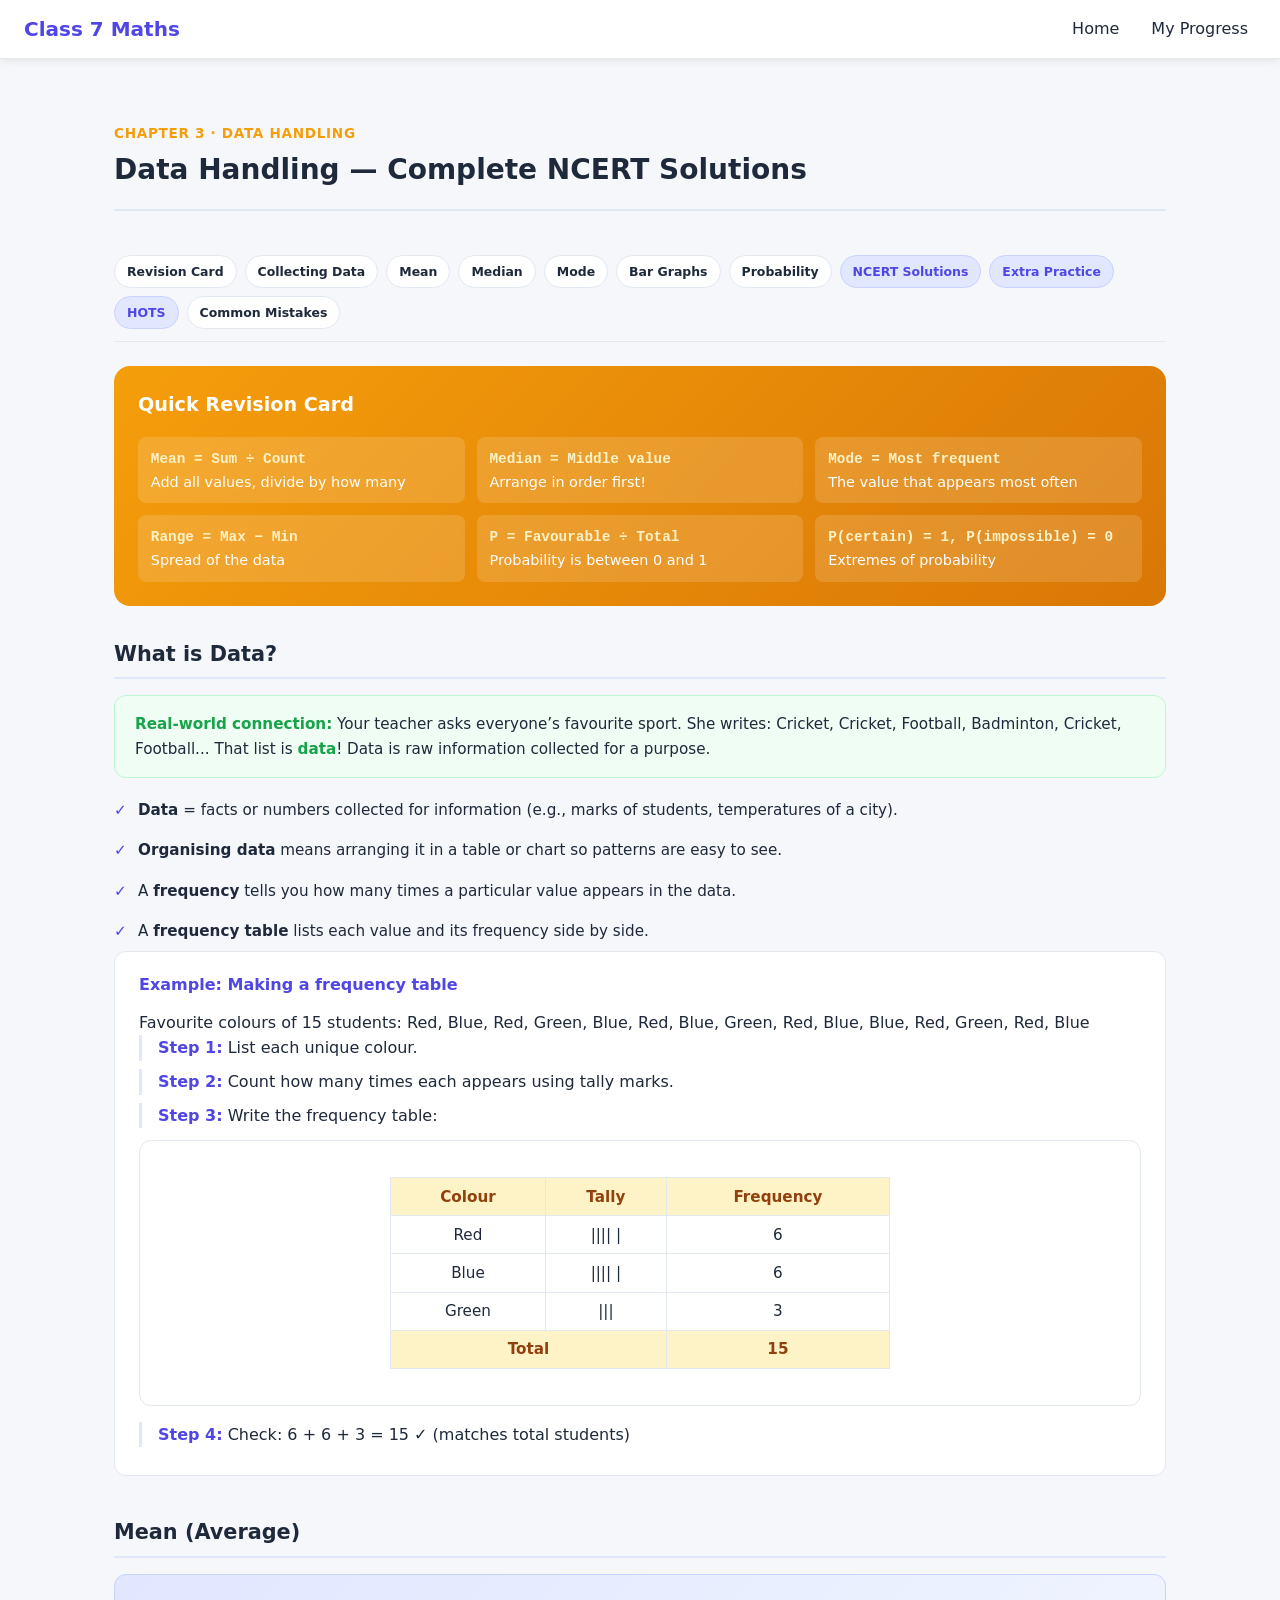
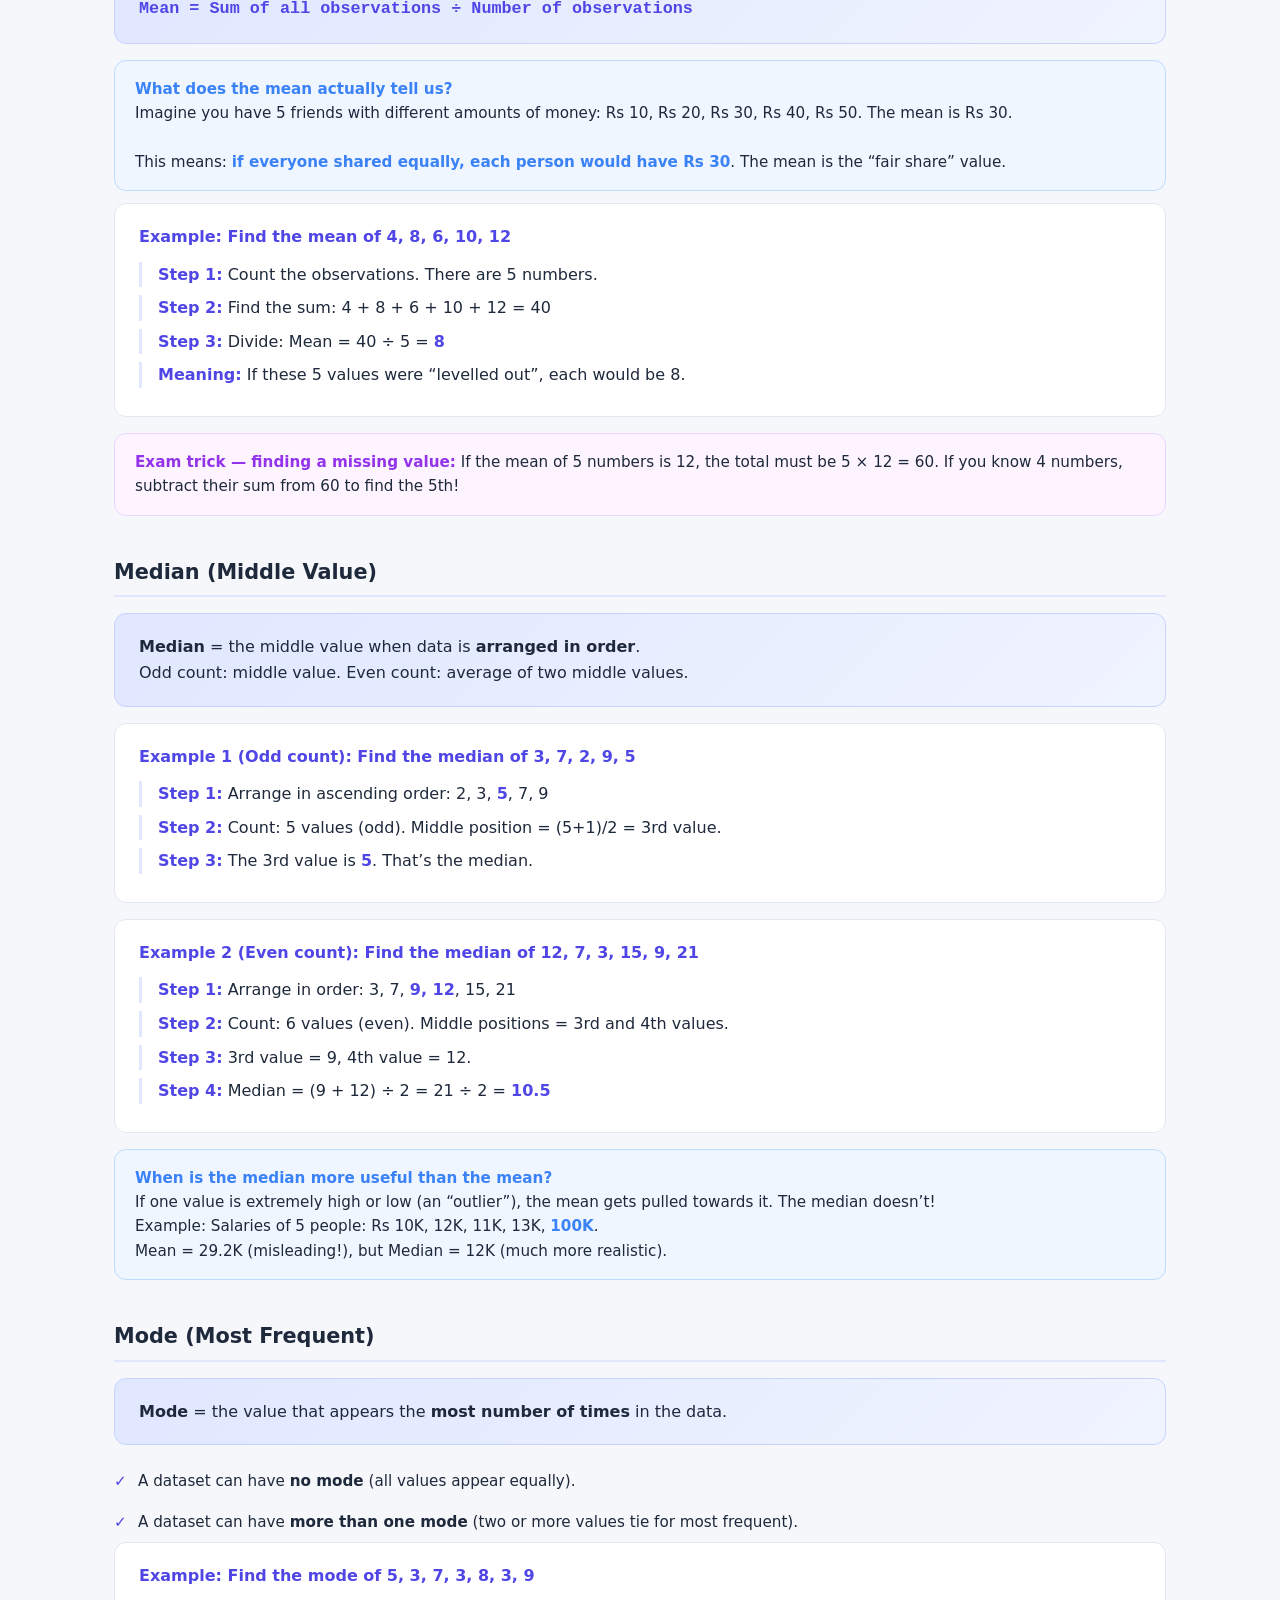
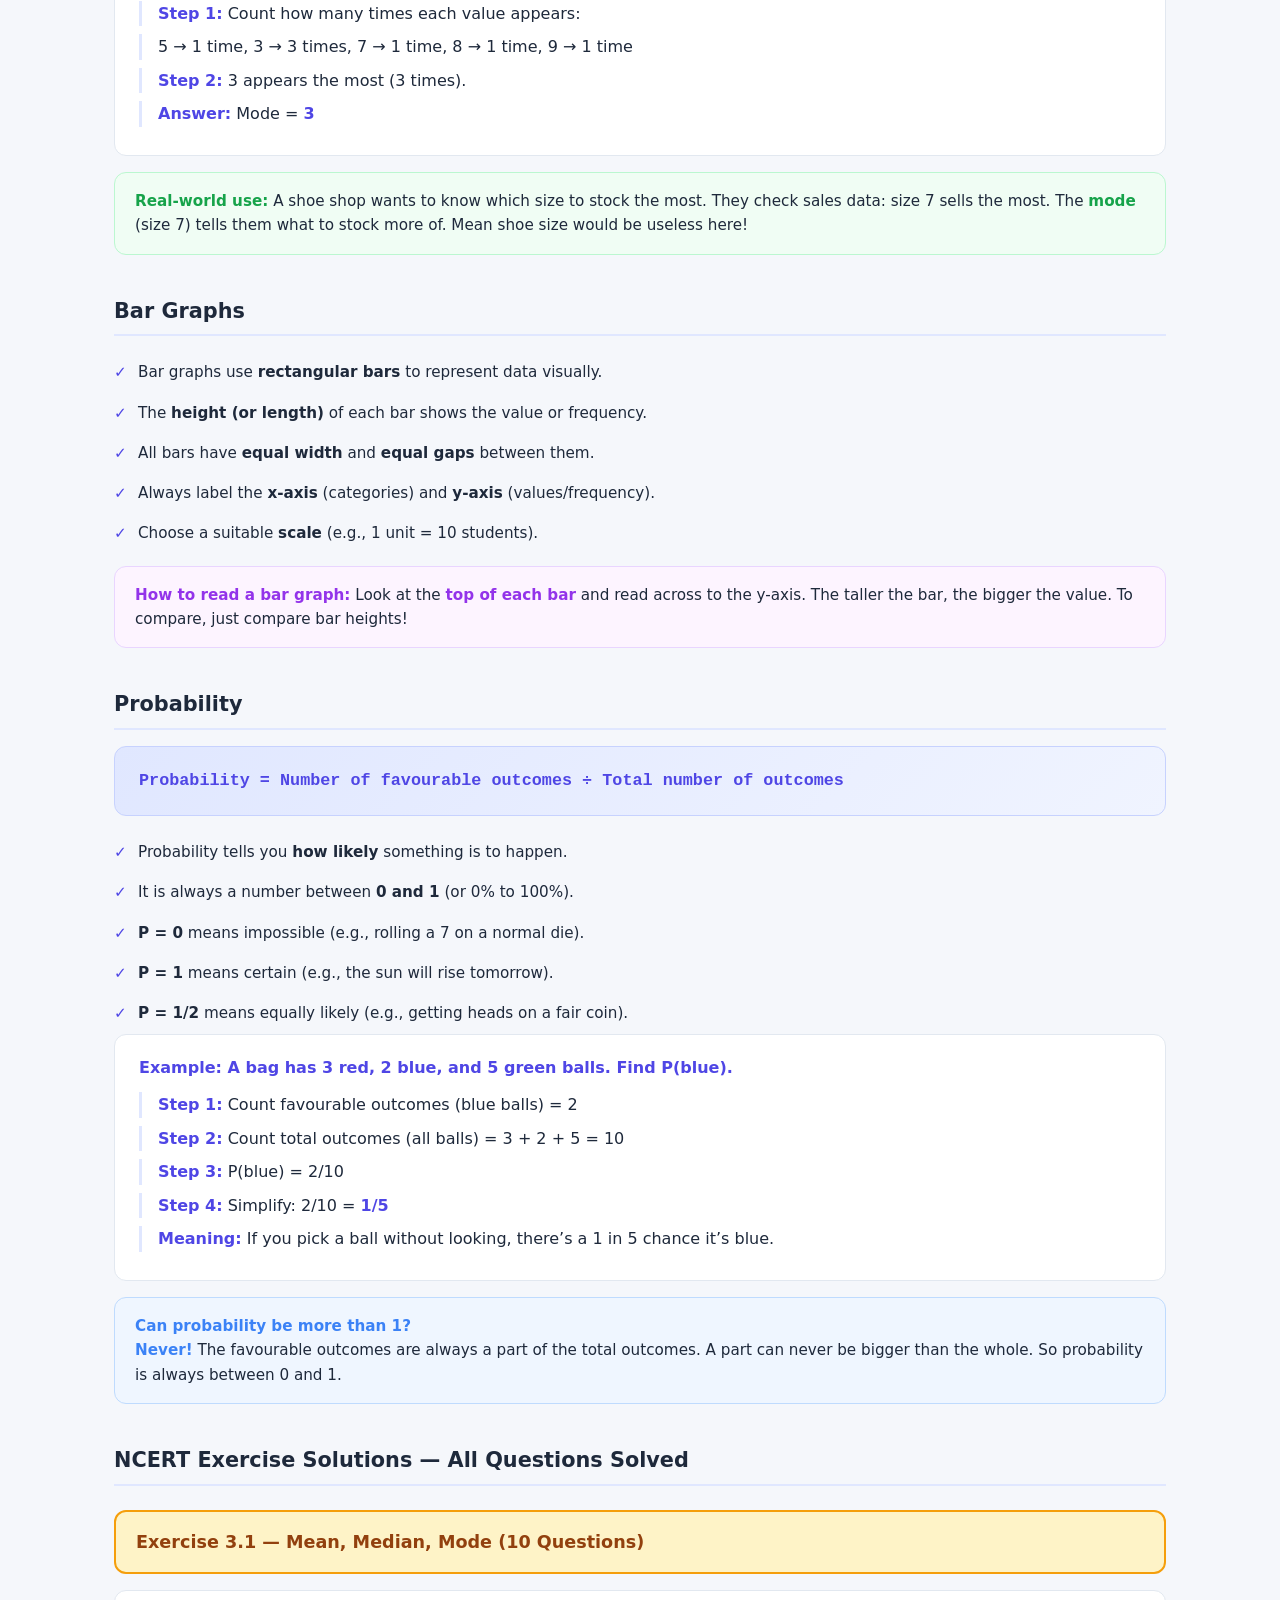
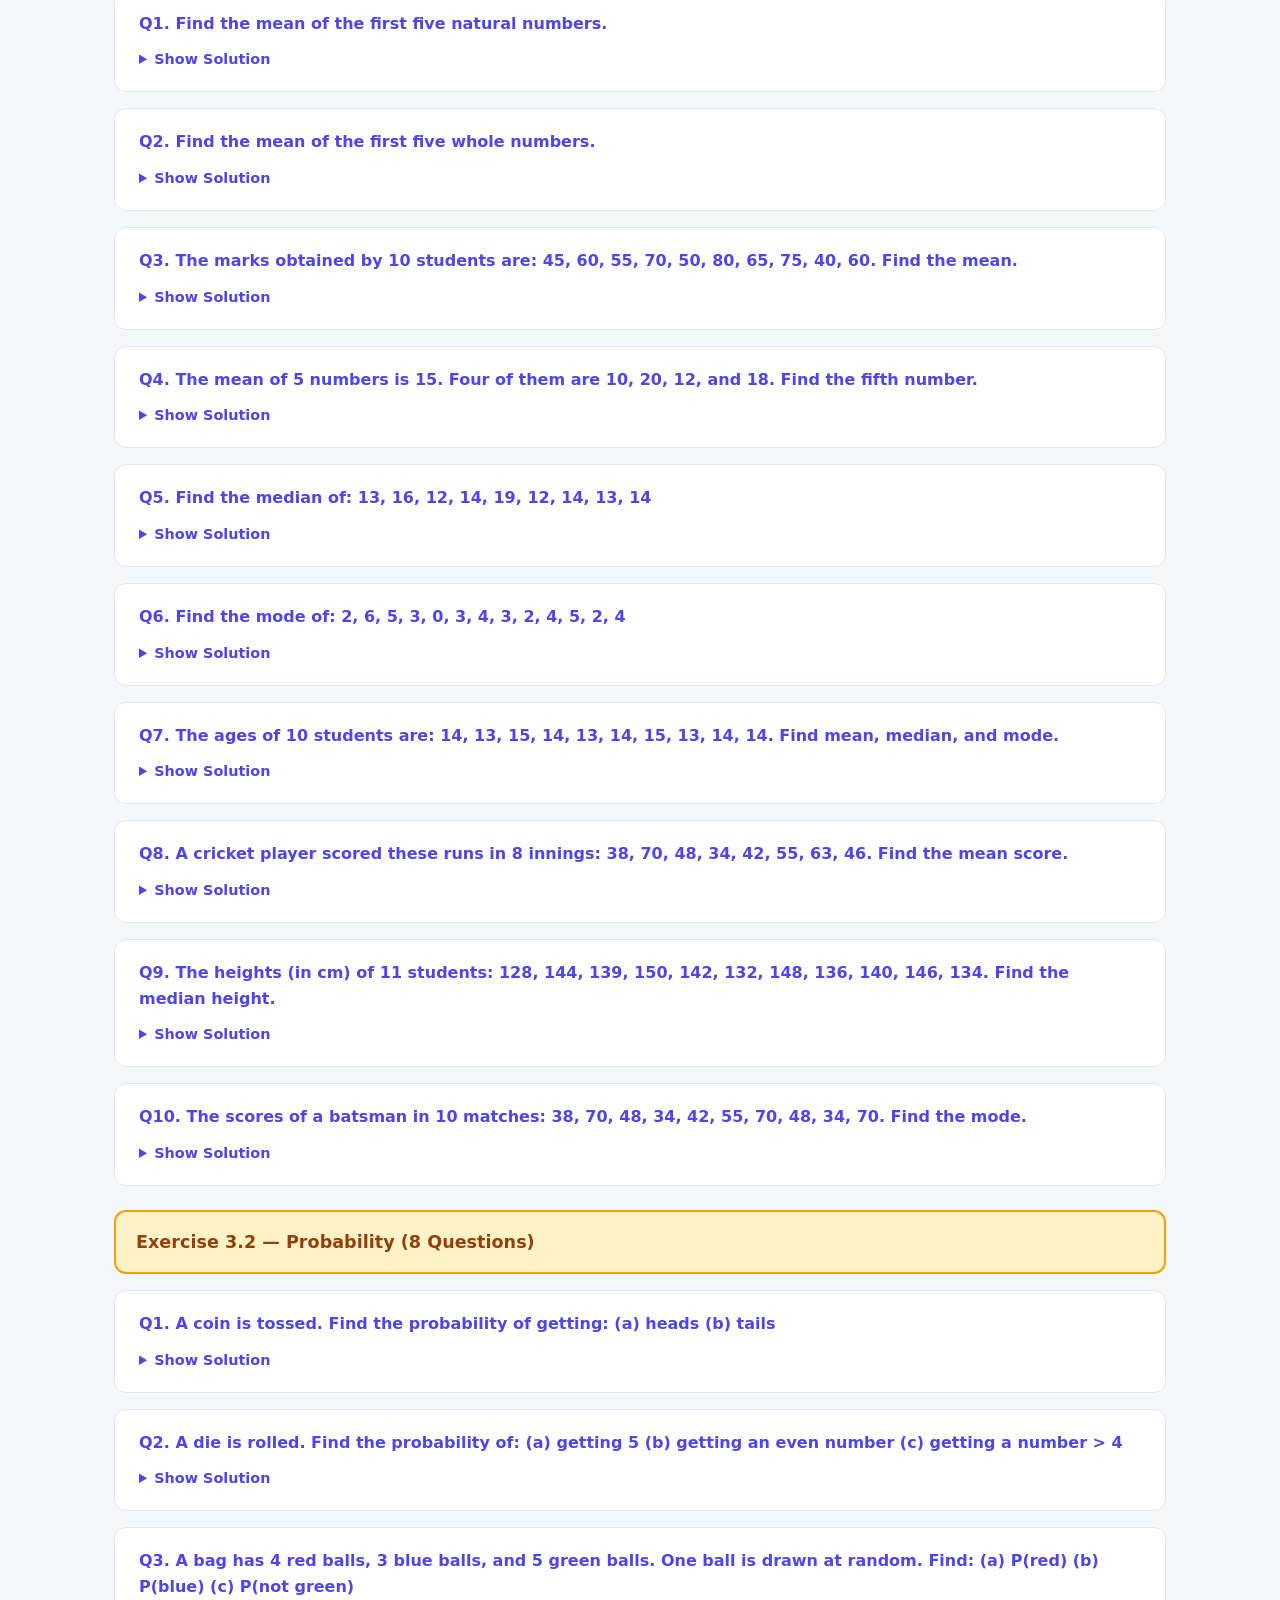
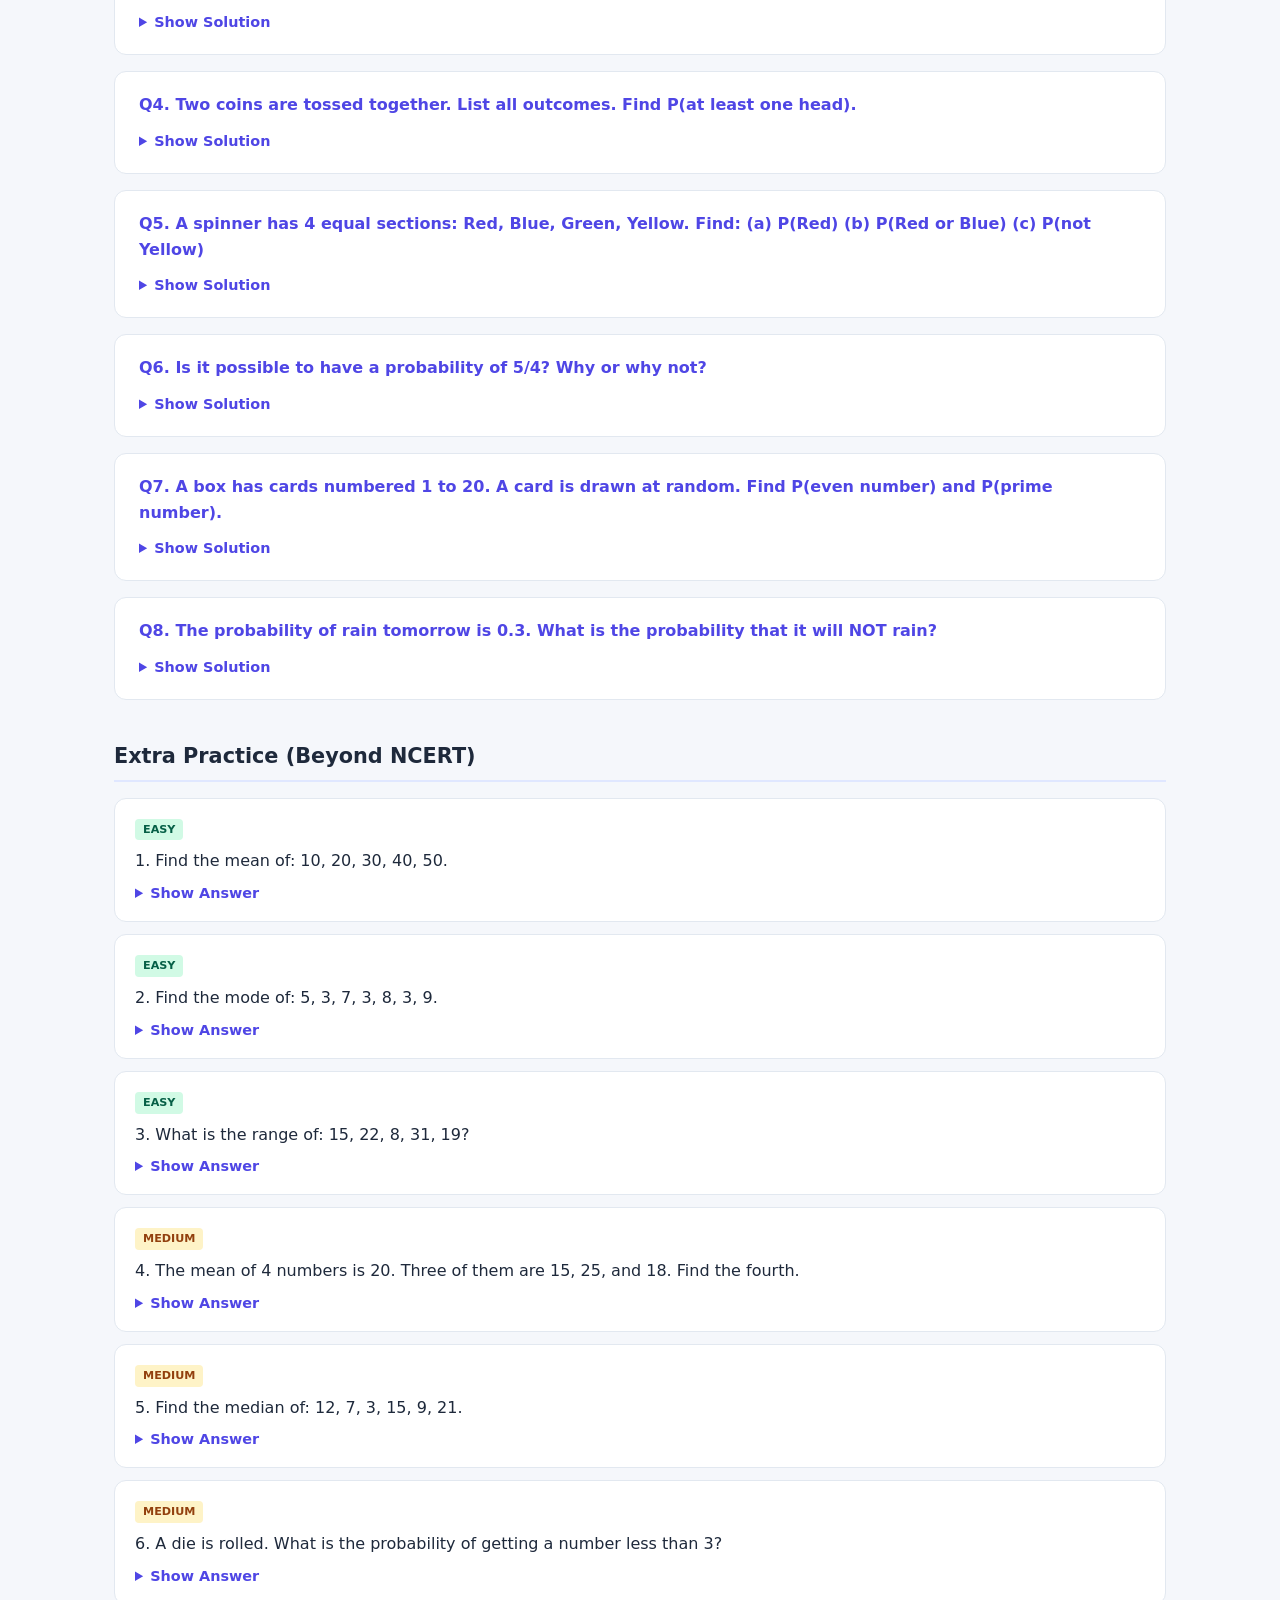
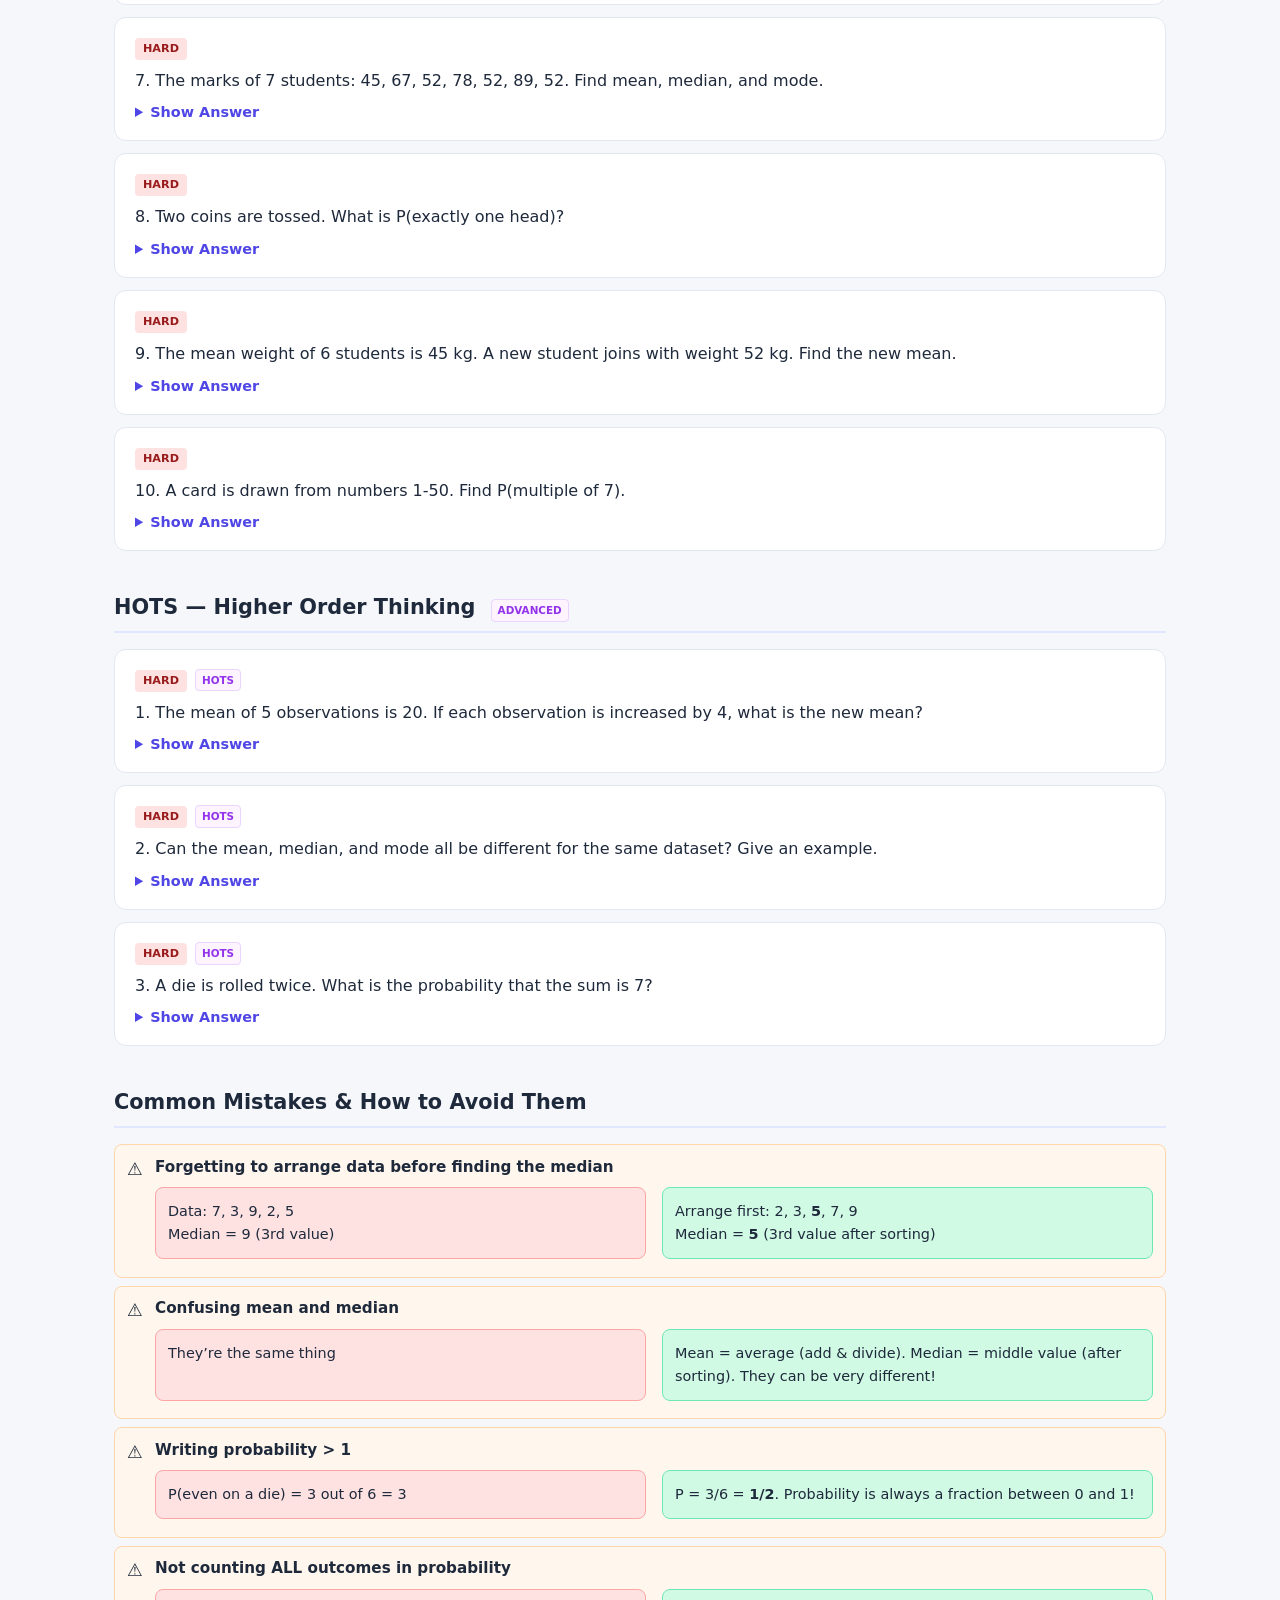
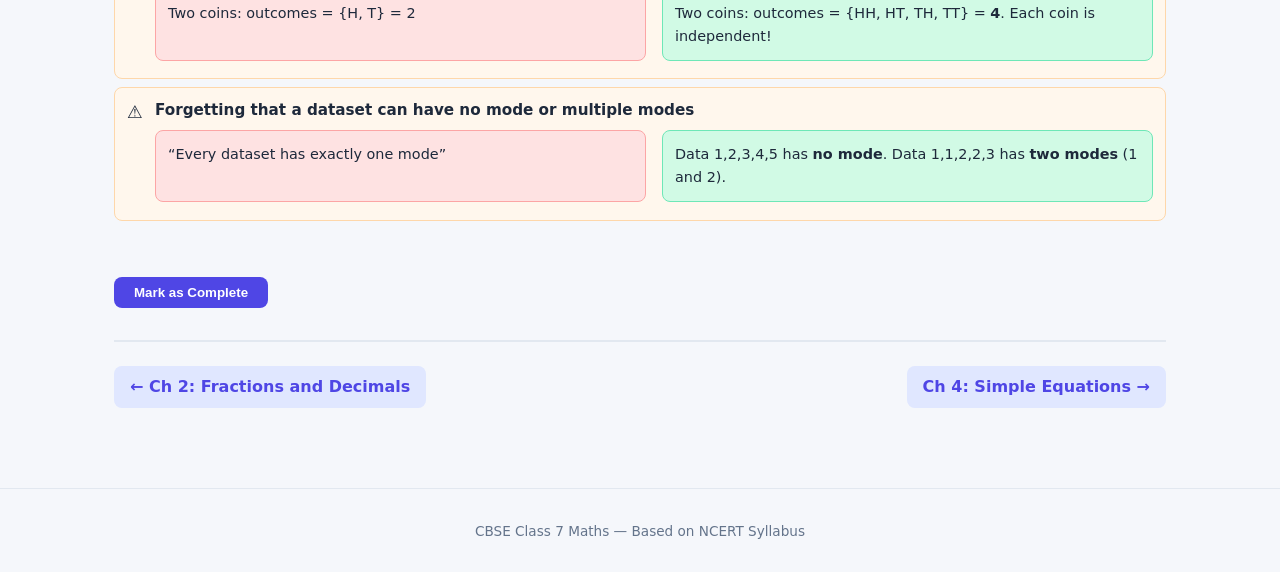
<file: chapters/ch3.html>
<!DOCTYPE html>
<html lang="en">
<head>
<meta charset="UTF-8">
<meta name="viewport" content="width=device-width,initial-scale=1">
<meta name="chapter-num" content="3">
<title>NCERT Solutions Class 7 Maths Chapter 3 Data Handling</title>
<meta name="description" content="NCERT Solutions for Class 7 Maths Chapter 3 Data Handling. Mean, median, mode, bar graphs, probability — all exercises solved step-by-step.">
<link rel="stylesheet" href="../css/style.css">
<style>
.real-world{background:#f0fdf4;border:1px solid #bbf7d0;border-radius:12px;padding:1rem 1.25rem;margin:.75rem 0;font-size:.95rem}
.real-world strong{color:#16a34a}
.why-box{background:#eff6ff;border:1px solid #bfdbfe;border-radius:12px;padding:1rem 1.25rem;margin:.75rem 0;font-size:.95rem}
.why-box strong{color:#3b82f6}
.exam-tip{background:#fdf4ff;border:1px solid #e9d5ff;border-radius:12px;padding:1rem 1.25rem;margin:.75rem 0;font-size:.95rem}
.exam-tip strong{color:#9333ea}
.wrong-right{display:flex;gap:1rem;flex-wrap:wrap;margin:.5rem 0}
.wrong-right .wrong,.wrong-right .right{flex:1;min-width:200px;padding:.75rem;border-radius:8px;font-size:.9rem}
.wrong-right .wrong{background:#fee2e2;border:1px solid #fca5a5}
.wrong-right .right{background:#d1fae5;border:1px solid #6ee7b7}
.revision-card{background:linear-gradient(135deg,#f59e0b,#d97706);color:#fff;border-radius:16px;padding:1.5rem;margin-bottom:2rem}
.revision-card h2{color:#fff;border:none;padding:0;margin-bottom:1rem;font-size:1.2rem}
.revision-card .formula-grid{display:grid;grid-template-columns:repeat(auto-fill,minmax(250px,1fr));gap:.75rem}
.revision-card .f-item{background:rgba(255,255,255,.15);border-radius:8px;padding:.6rem .8rem;font-size:.9rem;backdrop-filter:blur(4px)}
.revision-card .f-item code{color:#fef3c7;font-weight:700}
.exercise-header{background:var(--data-light);border:2px solid var(--data);border-radius:12px;padding:1rem 1.25rem;margin:1.5rem 0 1rem;font-size:1.1rem;font-weight:700;color:#92400e}
.step-reveal summary{cursor:pointer;color:var(--primary);font-weight:600;font-size:.9rem}
.step-reveal .steps-content{padding:.75rem;margin-top:.5rem;background:#f8fafc;border-radius:8px;border:1px solid #e2e8f0}
.hots-tag{display:inline-block;font-size:.65rem;font-weight:700;text-transform:uppercase;padding:2px 6px;border-radius:4px;background:#fdf4ff;color:#9333ea;border:1px solid #e9d5ff;margin-left:.5rem}
.data-table{width:100%;max-width:500px;margin:1rem auto;border-collapse:collapse;font-size:.95rem}
.data-table th,.data-table td{border:1px solid #e2e8f0;padding:.4rem .6rem;text-align:center}
.data-table th{background:var(--data-light);color:#92400e;font-weight:700}
</style>
</head>
<body>
<header class="navbar">
  <span class="logo">Class 7 Maths</span>
  <nav>
    <a href="../index.html">Home</a>
    <a href="../progress.html">My Progress</a>
  </nav>
</header>

<div class="container">
  <div class="chapter-header">
    <div class="ch-label" style="color:var(--data)">Chapter 3 &middot; Data Handling</div>
    <h1>Data Handling &mdash; Complete NCERT Solutions</h1>
  </div>

  <nav class="topic-nav">
    <a href="#revision">Revision Card</a>
    <a href="#collecting-data">Collecting Data</a>
    <a href="#mean">Mean</a>
    <a href="#median">Median</a>
    <a href="#mode">Mode</a>
    <a href="#bar-graphs">Bar Graphs</a>
    <a href="#probability">Probability</a>
    <a href="#ncert-solutions" class="nav-exercise">NCERT Solutions</a>
    <a href="#extra-practice" class="nav-exercise">Extra Practice</a>
    <a href="#hots" class="nav-exercise">HOTS</a>
    <a href="#mistakes">Common Mistakes</a>
  </nav>

  <!-- Quick Revision Card -->
  <div class="revision-card" id="revision">
    <h2>Quick Revision Card</h2>
    <div class="formula-grid">
      <div class="f-item"><code>Mean = Sum &divide; Count</code><br>Add all values, divide by how many</div>
      <div class="f-item"><code>Median = Middle value</code><br>Arrange in order first!</div>
      <div class="f-item"><code>Mode = Most frequent</code><br>The value that appears most often</div>
      <div class="f-item"><code>Range = Max &minus; Min</code><br>Spread of the data</div>
      <div class="f-item"><code>P = Favourable &divide; Total</code><br>Probability is between 0 and 1</div>
      <div class="f-item"><code>P(certain) = 1, P(impossible) = 0</code><br>Extremes of probability</div>
    </div>
  </div>

  <!-- Collecting Data -->
  <div class="section">
    <h2 id="collecting-data">What is Data?</h2>
    <div class="real-world">
      <strong>Real-world connection:</strong> Your teacher asks everyone&rsquo;s favourite sport. She writes: Cricket, Cricket, Football, Badminton, Cricket, Football... That list is <strong>data</strong>! Data is raw information collected for a purpose.
    </div>
    <ul class="summary-list">
      <li><strong>Data</strong> = facts or numbers collected for information (e.g., marks of students, temperatures of a city).</li>
      <li><strong>Organising data</strong> means arranging it in a table or chart so patterns are easy to see.</li>
      <li>A <strong>frequency</strong> tells you how many times a particular value appears in the data.</li>
      <li>A <strong>frequency table</strong> lists each value and its frequency side by side.</li>
    </ul>
    <div class="example">
      <h3>Example: Making a frequency table</h3>
      <p>Favourite colours of 15 students: Red, Blue, Red, Green, Blue, Red, Blue, Green, Red, Blue, Blue, Red, Green, Red, Blue</p>
      <div class="step"><strong>Step 1:</strong> List each unique colour.</div>
      <div class="step"><strong>Step 2:</strong> Count how many times each appears using tally marks.</div>
      <div class="step"><strong>Step 3:</strong> Write the frequency table:</div>
      <figure class="diagram">
        <table class="data-table">
          <tr><th>Colour</th><th>Tally</th><th>Frequency</th></tr>
          <tr><td>Red</td><td>|||| |</td><td>6</td></tr>
          <tr><td>Blue</td><td>|||| |</td><td>6</td></tr>
          <tr><td>Green</td><td>|||</td><td>3</td></tr>
          <tr><th colspan="2">Total</th><th>15</th></tr>
        </table>
      </figure>
      <div class="step"><strong>Step 4:</strong> Check: 6 + 6 + 3 = 15 &#10003; (matches total students)</div>
    </div>
  </div>

  <!-- Mean -->
  <div class="section">
    <h2 id="mean">Mean (Average)</h2>
    <div class="formula-box">
      <code>Mean = Sum of all observations &divide; Number of observations</code>
    </div>
    <div class="why-box">
      <strong>What does the mean actually tell us?</strong><br>
      Imagine you have 5 friends with different amounts of money: Rs 10, Rs 20, Rs 30, Rs 40, Rs 50. The mean is Rs 30.<br><br>
      This means: <strong>if everyone shared equally, each person would have Rs 30</strong>. The mean is the &ldquo;fair share&rdquo; value.
    </div>
    <div class="example">
      <h3>Example: Find the mean of 4, 8, 6, 10, 12</h3>
      <div class="step"><strong>Step 1:</strong> Count the observations. There are 5 numbers.</div>
      <div class="step"><strong>Step 2:</strong> Find the sum: 4 + 8 + 6 + 10 + 12 = 40</div>
      <div class="step"><strong>Step 3:</strong> Divide: Mean = 40 &divide; 5 = <strong>8</strong></div>
      <div class="step"><strong>Meaning:</strong> If these 5 values were &ldquo;levelled out&rdquo;, each would be 8.</div>
    </div>
    <div class="exam-tip">
      <strong>Exam trick &mdash; finding a missing value:</strong> If the mean of 5 numbers is 12, the total must be 5 &times; 12 = 60. If you know 4 numbers, subtract their sum from 60 to find the 5th!
    </div>
  </div>

  <!-- Median -->
  <div class="section">
    <h2 id="median">Median (Middle Value)</h2>
    <div class="formula-box">
      <strong>Median</strong> = the middle value when data is <strong>arranged in order</strong>.<br>
      Odd count: middle value. Even count: average of two middle values.
    </div>
    <div class="example">
      <h3>Example 1 (Odd count): Find the median of 3, 7, 2, 9, 5</h3>
      <div class="step"><strong>Step 1:</strong> Arrange in ascending order: 2, 3, <strong>5</strong>, 7, 9</div>
      <div class="step"><strong>Step 2:</strong> Count: 5 values (odd). Middle position = (5+1)/2 = 3rd value.</div>
      <div class="step"><strong>Step 3:</strong> The 3rd value is <strong>5</strong>. That&rsquo;s the median.</div>
    </div>
    <div class="example">
      <h3>Example 2 (Even count): Find the median of 12, 7, 3, 15, 9, 21</h3>
      <div class="step"><strong>Step 1:</strong> Arrange in order: 3, 7, <strong>9, 12</strong>, 15, 21</div>
      <div class="step"><strong>Step 2:</strong> Count: 6 values (even). Middle positions = 3rd and 4th values.</div>
      <div class="step"><strong>Step 3:</strong> 3rd value = 9, 4th value = 12.</div>
      <div class="step"><strong>Step 4:</strong> Median = (9 + 12) &divide; 2 = 21 &divide; 2 = <strong>10.5</strong></div>
    </div>
    <div class="why-box">
      <strong>When is the median more useful than the mean?</strong><br>
      If one value is extremely high or low (an &ldquo;outlier&rdquo;), the mean gets pulled towards it. The median doesn&rsquo;t!<br>
      Example: Salaries of 5 people: Rs 10K, 12K, 11K, 13K, <strong>100K</strong>.<br>
      Mean = 29.2K (misleading!), but Median = 12K (much more realistic).
    </div>
  </div>

  <!-- Mode -->
  <div class="section">
    <h2 id="mode">Mode (Most Frequent)</h2>
    <div class="formula-box">
      <strong>Mode</strong> = the value that appears the <strong>most number of times</strong> in the data.
    </div>
    <ul class="summary-list">
      <li>A dataset can have <strong>no mode</strong> (all values appear equally).</li>
      <li>A dataset can have <strong>more than one mode</strong> (two or more values tie for most frequent).</li>
    </ul>
    <div class="example">
      <h3>Example: Find the mode of 5, 3, 7, 3, 8, 3, 9</h3>
      <div class="step"><strong>Step 1:</strong> Count how many times each value appears:</div>
      <div class="step">5 &rarr; 1 time, 3 &rarr; 3 times, 7 &rarr; 1 time, 8 &rarr; 1 time, 9 &rarr; 1 time</div>
      <div class="step"><strong>Step 2:</strong> 3 appears the most (3 times).</div>
      <div class="step"><strong>Answer:</strong> Mode = <strong>3</strong></div>
    </div>
    <div class="real-world">
      <strong>Real-world use:</strong> A shoe shop wants to know which size to stock the most. They check sales data: size 7 sells the most. The <strong>mode</strong> (size 7) tells them what to stock more of. Mean shoe size would be useless here!
    </div>
  </div>

  <!-- Bar Graphs -->
  <div class="section">
    <h2 id="bar-graphs">Bar Graphs</h2>
    <ul class="summary-list">
      <li>Bar graphs use <strong>rectangular bars</strong> to represent data visually.</li>
      <li>The <strong>height (or length)</strong> of each bar shows the value or frequency.</li>
      <li>All bars have <strong>equal width</strong> and <strong>equal gaps</strong> between them.</li>
      <li>Always label the <strong>x-axis</strong> (categories) and <strong>y-axis</strong> (values/frequency).</li>
      <li>Choose a suitable <strong>scale</strong> (e.g., 1 unit = 10 students).</li>
    </ul>
    <div class="exam-tip">
      <strong>How to read a bar graph:</strong> Look at the <strong>top of each bar</strong> and read across to the y-axis. The taller the bar, the bigger the value. To compare, just compare bar heights!
    </div>
  </div>

  <!-- Probability -->
  <div class="section">
    <h2 id="probability">Probability</h2>
    <div class="formula-box">
      <code>Probability = Number of favourable outcomes &divide; Total number of outcomes</code>
    </div>
    <ul class="summary-list">
      <li>Probability tells you <strong>how likely</strong> something is to happen.</li>
      <li>It is always a number between <strong>0 and 1</strong> (or 0% to 100%).</li>
      <li><strong>P = 0</strong> means impossible (e.g., rolling a 7 on a normal die).</li>
      <li><strong>P = 1</strong> means certain (e.g., the sun will rise tomorrow).</li>
      <li><strong>P = 1/2</strong> means equally likely (e.g., getting heads on a fair coin).</li>
    </ul>
    <div class="example">
      <h3>Example: A bag has 3 red, 2 blue, and 5 green balls. Find P(blue).</h3>
      <div class="step"><strong>Step 1:</strong> Count favourable outcomes (blue balls) = 2</div>
      <div class="step"><strong>Step 2:</strong> Count total outcomes (all balls) = 3 + 2 + 5 = 10</div>
      <div class="step"><strong>Step 3:</strong> P(blue) = 2/10</div>
      <div class="step"><strong>Step 4:</strong> Simplify: 2/10 = <strong>1/5</strong></div>
      <div class="step"><strong>Meaning:</strong> If you pick a ball without looking, there&rsquo;s a 1 in 5 chance it&rsquo;s blue.</div>
    </div>
    <div class="why-box">
      <strong>Can probability be more than 1?</strong><br>
      <strong>Never!</strong> The favourable outcomes are always a part of the total outcomes. A part can never be bigger than the whole. So probability is always between 0 and 1.
    </div>
  </div>

  <!-- NCERT Solutions -->
  <div class="section">
    <h2 id="ncert-solutions">NCERT Exercise Solutions &mdash; All Questions Solved</h2>

    <div class="exercise-header">Exercise 3.1 &mdash; Mean, Median, Mode (10 Questions)</div>

    <div class="example">
      <h3>Q1. Find the mean of the first five natural numbers.</h3>
      <details class="step-reveal"><summary>Show Solution</summary><div class="steps-content">
        <div class="step"><strong>Step 1:</strong> First five natural numbers: 1, 2, 3, 4, 5</div>
        <div class="step"><strong>Step 2:</strong> Find the sum: 1 + 2 + 3 + 4 + 5 = 15</div>
        <div class="step"><strong>Step 3:</strong> Count: there are 5 numbers</div>
        <div class="step"><strong>Step 4:</strong> Mean = Sum &divide; Count = 15 &divide; 5 = <strong>3</strong></div>
      </div></details>
    </div>

    <div class="example">
      <h3>Q2. Find the mean of the first five whole numbers.</h3>
      <details class="step-reveal"><summary>Show Solution</summary><div class="steps-content">
        <div class="step"><strong>Step 1:</strong> First five whole numbers: 0, 1, 2, 3, 4</div>
        <div class="step"><strong>Step 2:</strong> Sum = 0 + 1 + 2 + 3 + 4 = 10</div>
        <div class="step"><strong>Step 3:</strong> Count = 5</div>
        <div class="step"><strong>Step 4:</strong> Mean = 10 &divide; 5 = <strong>2</strong></div>
        <div class="step"><strong>Note:</strong> Whole numbers start from 0, natural numbers from 1!</div>
      </div></details>
    </div>

    <div class="example">
      <h3>Q3. The marks obtained by 10 students are: 45, 60, 55, 70, 50, 80, 65, 75, 40, 60. Find the mean.</h3>
      <details class="step-reveal"><summary>Show Solution</summary><div class="steps-content">
        <div class="step"><strong>Step 1:</strong> Count = 10 students</div>
        <div class="step"><strong>Step 2:</strong> Add the marks:<br>45 + 60 = 105<br>105 + 55 = 160<br>160 + 70 = 230<br>230 + 50 = 280<br>280 + 80 = 360<br>360 + 65 = 425<br>425 + 75 = 500<br>500 + 40 = 540<br>540 + 60 = 600</div>
        <div class="step"><strong>Step 3:</strong> Sum = 600</div>
        <div class="step"><strong>Step 4:</strong> Mean = 600 &divide; 10 = <strong>60</strong></div>
        <div class="step"><strong>Meaning:</strong> On average, students scored 60 marks.</div>
      </div></details>
    </div>

    <div class="example">
      <h3>Q4. The mean of 5 numbers is 15. Four of them are 10, 20, 12, and 18. Find the fifth number.</h3>
      <details class="step-reveal"><summary>Show Solution</summary><div class="steps-content">
        <div class="step"><strong>Step 1:</strong> If mean = 15 and there are 5 numbers, then:<br>Total sum = Mean &times; Count = 15 &times; 5 = 75</div>
        <div class="step"><strong>Step 2:</strong> Add the four known numbers:<br>10 + 20 + 12 + 18 = 60</div>
        <div class="step"><strong>Step 3:</strong> Fifth number = Total sum &minus; Sum of known numbers<br>= 75 &minus; 60 = <strong>15</strong></div>
        <div class="step"><strong>Verify:</strong> (10 + 20 + 12 + 18 + 15) &divide; 5 = 75 &divide; 5 = 15 &#10003;</div>
      </div></details>
    </div>

    <div class="example">
      <h3>Q5. Find the median of: 13, 16, 12, 14, 19, 12, 14, 13, 14</h3>
      <details class="step-reveal"><summary>Show Solution</summary><div class="steps-content">
        <div class="step"><strong>Step 1:</strong> Arrange in ascending order:<br>12, 12, 13, 13, <strong>14</strong>, 14, 14, 16, 19</div>
        <div class="step"><strong>Step 2:</strong> Count = 9 (odd number)</div>
        <div class="step"><strong>Step 3:</strong> Middle position = (9 + 1) &divide; 2 = 5th value</div>
        <div class="step"><strong>Step 4:</strong> The 5th value in the ordered list is <strong>14</strong></div>
        <div class="step"><strong>Median = 14</strong></div>
      </div></details>
    </div>

    <div class="example">
      <h3>Q6. Find the mode of: 2, 6, 5, 3, 0, 3, 4, 3, 2, 4, 5, 2, 4</h3>
      <details class="step-reveal"><summary>Show Solution</summary><div class="steps-content">
        <div class="step"><strong>Step 1:</strong> Count the frequency of each value:</div>
        <div class="step">0 &rarr; 1 time<br>2 &rarr; 3 times<br>3 &rarr; 3 times<br>4 &rarr; 3 times<br>5 &rarr; 2 times<br>6 &rarr; 1 time</div>
        <div class="step"><strong>Step 2:</strong> Values 2, 3, and 4 all appear 3 times (highest frequency).</div>
        <div class="step"><strong>Step 3:</strong> This data has <strong>three modes: 2, 3, and 4</strong> (it&rsquo;s &ldquo;trimodal&rdquo;).</div>
      </div></details>
    </div>

    <div class="example">
      <h3>Q7. The ages of 10 students are: 14, 13, 15, 14, 13, 14, 15, 13, 14, 14. Find mean, median, and mode.</h3>
      <details class="step-reveal"><summary>Show Solution</summary><div class="steps-content">
        <div class="step"><strong>Mean:</strong><br>Sum = 14+13+15+14+13+14+15+13+14+14 = 139<br>Mean = 139 &divide; 10 = <strong>13.9</strong></div>
        <div class="step"><strong>Median:</strong><br>Arrange: 13, 13, 13, 14, <strong>14, 14</strong>, 14, 14, 15, 15<br>Count = 10 (even). Middle values = 5th and 6th = both 14.<br>Median = (14 + 14) &divide; 2 = <strong>14</strong></div>
        <div class="step"><strong>Mode:</strong><br>13 appears 3 times, 14 appears 5 times, 15 appears 2 times.<br>Mode = <strong>14</strong> (appears most often)</div>
      </div></details>
    </div>

    <div class="example">
      <h3>Q8. A cricket player scored these runs in 8 innings: 38, 70, 48, 34, 42, 55, 63, 46. Find the mean score.</h3>
      <details class="step-reveal"><summary>Show Solution</summary><div class="steps-content">
        <div class="step"><strong>Step 1:</strong> Count = 8 innings</div>
        <div class="step"><strong>Step 2:</strong> Sum = 38 + 70 + 48 + 34 + 42 + 55 + 63 + 46<br>= (38+70) + (48+34) + (42+55) + (63+46)<br>= 108 + 82 + 97 + 109 = 396</div>
        <div class="step"><strong>Step 3:</strong> Mean = 396 &divide; 8 = <strong>49.5 runs</strong></div>
      </div></details>
    </div>

    <div class="example">
      <h3>Q9. The heights (in cm) of 11 students: 128, 144, 139, 150, 142, 132, 148, 136, 140, 146, 134. Find the median height.</h3>
      <details class="step-reveal"><summary>Show Solution</summary><div class="steps-content">
        <div class="step"><strong>Step 1:</strong> Arrange in order:<br>128, 132, 134, 136, 139, <strong>140</strong>, 142, 144, 146, 148, 150</div>
        <div class="step"><strong>Step 2:</strong> Count = 11 (odd). Middle position = (11+1)/2 = 6th value.</div>
        <div class="step"><strong>Step 3:</strong> The 6th value = <strong>140 cm</strong></div>
        <div class="step"><strong>Median height = 140 cm</strong></div>
      </div></details>
    </div>

    <div class="example">
      <h3>Q10. The scores of a batsman in 10 matches: 38, 70, 48, 34, 42, 55, 70, 48, 34, 70. Find the mode.</h3>
      <details class="step-reveal"><summary>Show Solution</summary><div class="steps-content">
        <div class="step"><strong>Step 1:</strong> Count each value:<br>34 &rarr; 2 times<br>38 &rarr; 1 time<br>42 &rarr; 1 time<br>48 &rarr; 2 times<br>55 &rarr; 1 time<br>70 &rarr; 3 times</div>
        <div class="step"><strong>Step 2:</strong> 70 appears the most (3 times).</div>
        <div class="step"><strong>Mode = 70 runs</strong></div>
        <div class="step"><strong>Meaning:</strong> The batsman most frequently scored 70 runs.</div>
      </div></details>
    </div>

    <div class="exercise-header">Exercise 3.2 &mdash; Probability (8 Questions)</div>

    <div class="example">
      <h3>Q1. A coin is tossed. Find the probability of getting: (a) heads (b) tails</h3>
      <details class="step-reveal"><summary>Show Solution</summary><div class="steps-content">
        <div class="step"><strong>Step 1:</strong> Total outcomes when tossing a coin = 2 (Heads or Tails)</div>
        <div class="step"><strong>(a) P(Heads):</strong><br>Favourable outcomes = 1 (just Heads)<br>P(H) = 1/2 = <strong>1/2</strong></div>
        <div class="step"><strong>(b) P(Tails):</strong><br>Favourable outcomes = 1 (just Tails)<br>P(T) = 1/2 = <strong>1/2</strong></div>
        <div class="step"><strong>Note:</strong> P(H) + P(T) = 1/2 + 1/2 = 1. The total probability of all outcomes always = 1.</div>
      </div></details>
    </div>

    <div class="example">
      <h3>Q2. A die is rolled. Find the probability of: (a) getting 5 (b) getting an even number (c) getting a number &gt; 4</h3>
      <details class="step-reveal"><summary>Show Solution</summary><div class="steps-content">
        <div class="step"><strong>Step 1:</strong> A die has 6 faces: {1, 2, 3, 4, 5, 6}. Total outcomes = 6</div>
        <div class="step"><strong>(a) P(getting 5):</strong><br>Favourable = {5} = 1 outcome<br>P = 1/6 = <strong>1/6</strong></div>
        <div class="step"><strong>(b) P(even number):</strong><br>Even numbers = {2, 4, 6} = 3 outcomes<br>P = 3/6 = <strong>1/2</strong></div>
        <div class="step"><strong>(c) P(number &gt; 4):</strong><br>Numbers greater than 4 = {5, 6} = 2 outcomes<br>P = 2/6 = <strong>1/3</strong></div>
      </div></details>
    </div>

    <div class="example">
      <h3>Q3. A bag has 4 red balls, 3 blue balls, and 5 green balls. One ball is drawn at random. Find: (a) P(red) (b) P(blue) (c) P(not green)</h3>
      <details class="step-reveal"><summary>Show Solution</summary><div class="steps-content">
        <div class="step"><strong>Step 1:</strong> Total balls = 4 + 3 + 5 = 12</div>
        <div class="step"><strong>(a) P(red):</strong><br>Red balls = 4<br>P = 4/12 = <strong>1/3</strong></div>
        <div class="step"><strong>(b) P(blue):</strong><br>Blue balls = 3<br>P = 3/12 = <strong>1/4</strong></div>
        <div class="step"><strong>(c) P(not green):</strong><br>Not green = Red + Blue = 4 + 3 = 7<br>P = 7/12 = <strong>7/12</strong><br>(Or: P(not green) = 1 &minus; P(green) = 1 &minus; 5/12 = 7/12)</div>
      </div></details>
    </div>

    <div class="example">
      <h3>Q4. Two coins are tossed together. List all outcomes. Find P(at least one head).</h3>
      <details class="step-reveal"><summary>Show Solution</summary><div class="steps-content">
        <div class="step"><strong>Step 1:</strong> List all possible outcomes:<br>{HH, HT, TH, TT} = 4 outcomes</div>
        <div class="step"><strong>Step 2:</strong> &ldquo;At least one head&rdquo; means 1 head or 2 heads.<br>Favourable = {HH, HT, TH} = 3 outcomes</div>
        <div class="step"><strong>Step 3:</strong> P(at least one head) = 3/4 = <strong>3/4</strong></div>
        <div class="step"><strong>Alternative:</strong> P(at least 1 head) = 1 &minus; P(no heads) = 1 &minus; P(TT) = 1 &minus; 1/4 = 3/4</div>
      </div></details>
    </div>

    <div class="example">
      <h3>Q5. A spinner has 4 equal sections: Red, Blue, Green, Yellow. Find: (a) P(Red) (b) P(Red or Blue) (c) P(not Yellow)</h3>
      <details class="step-reveal"><summary>Show Solution</summary><div class="steps-content">
        <div class="step"><strong>Step 1:</strong> Total outcomes = 4 (equal sections)</div>
        <div class="step"><strong>(a) P(Red):</strong> 1 section out of 4 = <strong>1/4</strong></div>
        <div class="step"><strong>(b) P(Red or Blue):</strong><br>Favourable = 2 (Red + Blue)<br>P = 2/4 = <strong>1/2</strong></div>
        <div class="step"><strong>(c) P(not Yellow):</strong><br>Not Yellow = Red + Blue + Green = 3<br>P = 3/4 = <strong>3/4</strong></div>
      </div></details>
    </div>

    <div class="example">
      <h3>Q6. Is it possible to have a probability of 5/4? Why or why not?</h3>
      <details class="step-reveal"><summary>Show Solution</summary><div class="steps-content">
        <div class="step"><strong>No!</strong> Probability must be between 0 and 1 (inclusive).</div>
        <div class="step">5/4 = 1.25 which is greater than 1.</div>
        <div class="step"><strong>Why?</strong> Favourable outcomes can never exceed total outcomes. You can&rsquo;t have more successes than attempts!</div>
      </div></details>
    </div>

    <div class="example">
      <h3>Q7. A box has cards numbered 1 to 20. A card is drawn at random. Find P(even number) and P(prime number).</h3>
      <details class="step-reveal"><summary>Show Solution</summary><div class="steps-content">
        <div class="step"><strong>Step 1:</strong> Total cards = 20</div>
        <div class="step"><strong>P(even):</strong><br>Even numbers from 1-20: {2, 4, 6, 8, 10, 12, 14, 16, 18, 20} = 10<br>P = 10/20 = <strong>1/2</strong></div>
        <div class="step"><strong>P(prime):</strong><br>Prime numbers from 1-20: {2, 3, 5, 7, 11, 13, 17, 19} = 8<br>P = 8/20 = <strong>2/5</strong></div>
      </div></details>
    </div>

    <div class="example">
      <h3>Q8. The probability of rain tomorrow is 0.3. What is the probability that it will NOT rain?</h3>
      <details class="step-reveal"><summary>Show Solution</summary><div class="steps-content">
        <div class="step"><strong>Step 1:</strong> P(rain) + P(no rain) = 1 (something either happens or doesn&rsquo;t)</div>
        <div class="step"><strong>Step 2:</strong> P(no rain) = 1 &minus; P(rain) = 1 &minus; 0.3 = <strong>0.7</strong></div>
        <div class="step"><strong>Meaning:</strong> There&rsquo;s a 70% chance it won&rsquo;t rain.</div>
      </div></details>
    </div>
  </div>

  <!-- Extra Practice -->
  <div class="section">
    <h2 id="extra-practice">Extra Practice (Beyond NCERT)</h2>

    <div class="problem"><span class="difficulty easy">Easy</span>
      <p>1. Find the mean of: 10, 20, 30, 40, 50.</p>
      <details><summary>Show Answer</summary><div class="answer"><strong>Step 1:</strong> Sum = 10 + 20 + 30 + 40 + 50 = 150<br><strong>Step 2:</strong> Count = 5<br><strong>Step 3:</strong> Mean = 150 &divide; 5 = <strong>30</strong></div></details>
    </div>
    <div class="problem"><span class="difficulty easy">Easy</span>
      <p>2. Find the mode of: 5, 3, 7, 3, 8, 3, 9.</p>
      <details><summary>Show Answer</summary><div class="answer"><strong>Step 1:</strong> Count each value: 3 appears 3 times (most frequent).<br><strong>Step 2:</strong> Mode = <strong>3</strong></div></details>
    </div>
    <div class="problem"><span class="difficulty easy">Easy</span>
      <p>3. What is the range of: 15, 22, 8, 31, 19?</p>
      <details><summary>Show Answer</summary><div class="answer"><strong>Step 1:</strong> Maximum = 31, Minimum = 8<br><strong>Step 2:</strong> Range = 31 &minus; 8 = <strong>23</strong></div></details>
    </div>
    <div class="problem"><span class="difficulty medium">Medium</span>
      <p>4. The mean of 4 numbers is 20. Three of them are 15, 25, and 18. Find the fourth.</p>
      <details><summary>Show Answer</summary><div class="answer"><strong>Step 1:</strong> Total = Mean &times; Count = 20 &times; 4 = 80<br><strong>Step 2:</strong> Sum of known = 15 + 25 + 18 = 58<br><strong>Step 3:</strong> Fourth = 80 &minus; 58 = <strong>22</strong><br><strong>Verify:</strong> (15+25+18+22)/4 = 80/4 = 20 &#10003;</div></details>
    </div>
    <div class="problem"><span class="difficulty medium">Medium</span>
      <p>5. Find the median of: 12, 7, 3, 15, 9, 21.</p>
      <details><summary>Show Answer</summary><div class="answer"><strong>Step 1:</strong> Arrange: 3, 7, <strong>9, 12</strong>, 15, 21<br><strong>Step 2:</strong> Count = 6 (even). Middle = 3rd and 4th values.<br><strong>Step 3:</strong> Median = (9 + 12) &divide; 2 = 21 &divide; 2 = <strong>10.5</strong></div></details>
    </div>
    <div class="problem"><span class="difficulty medium">Medium</span>
      <p>6. A die is rolled. What is the probability of getting a number less than 3?</p>
      <details><summary>Show Answer</summary><div class="answer"><strong>Step 1:</strong> Total outcomes = 6 {1,2,3,4,5,6}<br><strong>Step 2:</strong> Numbers less than 3 = {1, 2} = 2 outcomes<br><strong>Step 3:</strong> P = 2/6 = <strong>1/3</strong></div></details>
    </div>
    <div class="problem"><span class="difficulty hard">Hard</span>
      <p>7. The marks of 7 students: 45, 67, 52, 78, 52, 89, 52. Find mean, median, and mode.</p>
      <details><summary>Show Answer</summary><div class="answer">
        <strong>Mean:</strong><br>Sum = 45+67+52+78+52+89+52 = 435<br>Mean = 435 &divide; 7 = <strong>62.14</strong> (approx)<br><br>
        <strong>Median:</strong><br>Arrange: 45, 52, 52, <strong>52</strong>, 67, 78, 89<br>Count = 7 (odd). Middle = 4th value = <strong>52</strong><br><br>
        <strong>Mode:</strong><br>52 appears 3 times (most) = <strong>52</strong>
      </div></details>
    </div>
    <div class="problem"><span class="difficulty hard">Hard</span>
      <p>8. Two coins are tossed. What is P(exactly one head)?</p>
      <details><summary>Show Answer</summary><div class="answer"><strong>Step 1:</strong> All outcomes = {HH, HT, TH, TT} = 4<br><strong>Step 2:</strong> Exactly one head = {HT, TH} = 2<br><strong>Step 3:</strong> P = 2/4 = <strong>1/2</strong></div></details>
    </div>
    <div class="problem"><span class="difficulty hard">Hard</span>
      <p>9. The mean weight of 6 students is 45 kg. A new student joins with weight 52 kg. Find the new mean.</p>
      <details><summary>Show Answer</summary><div class="answer"><strong>Step 1:</strong> Total weight of 6 students = Mean &times; Count = 45 &times; 6 = 270 kg<br><strong>Step 2:</strong> New total = 270 + 52 = 322 kg<br><strong>Step 3:</strong> New count = 7<br><strong>Step 4:</strong> New mean = 322 &divide; 7 = <strong>46 kg</strong></div></details>
    </div>
    <div class="problem"><span class="difficulty hard">Hard</span>
      <p>10. A card is drawn from numbers 1-50. Find P(multiple of 7).</p>
      <details><summary>Show Answer</summary><div class="answer"><strong>Step 1:</strong> Total cards = 50<br><strong>Step 2:</strong> Multiples of 7 from 1-50: 7, 14, 21, 28, 35, 42, 49 = 7 numbers<br><strong>Step 3:</strong> P = 7/50 = <strong>7/50</strong></div></details>
    </div>
  </div>

  <!-- HOTS -->
  <div class="section">
    <h2 id="hots">HOTS &mdash; Higher Order Thinking <span class="hots-tag">Advanced</span></h2>
    <div class="problem"><span class="difficulty hard">Hard</span><span class="hots-tag">HOTS</span>
      <p>1. The mean of 5 observations is 20. If each observation is increased by 4, what is the new mean?</p>
      <details><summary>Show Answer</summary><div class="answer"><strong>Step 1:</strong> Original sum = 20 &times; 5 = 100<br><strong>Step 2:</strong> Each value increases by 4, so total increase = 4 &times; 5 = 20<br><strong>Step 3:</strong> New sum = 100 + 20 = 120<br><strong>Step 4:</strong> New mean = 120 &divide; 5 = <strong>24</strong><br><strong>Shortcut:</strong> When you add a constant to every value, the mean increases by the same constant! 20 + 4 = 24.</div></details>
    </div>
    <div class="problem"><span class="difficulty hard">Hard</span><span class="hots-tag">HOTS</span>
      <p>2. Can the mean, median, and mode all be different for the same dataset? Give an example.</p>
      <details><summary>Show Answer</summary><div class="answer"><strong>Yes!</strong> Example: 1, 2, 2, 3, 7<br>Mode = 2 (appears most)<br>Median = 2 (middle value)<br>Mean = (1+2+2+3+7)/5 = 15/5 = 3<br>Here mode = median = 2, but mean = 3. They can all be different!<br><br>Another example: 1, 1, 2, 4, 7<br>Mode = 1, Median = 2, Mean = 3. All three are different!</div></details>
    </div>
    <div class="problem"><span class="difficulty hard">Hard</span><span class="hots-tag">HOTS</span>
      <p>3. A die is rolled twice. What is the probability that the sum is 7?</p>
      <details><summary>Show Answer</summary><div class="answer"><strong>Step 1:</strong> Total outcomes = 6 &times; 6 = 36 (each die has 6 faces)<br><strong>Step 2:</strong> Pairs that give sum 7:<br>(1,6), (2,5), (3,4), (4,3), (5,2), (6,1) = 6 pairs<br><strong>Step 3:</strong> P = 6/36 = <strong>1/6</strong></div></details>
    </div>
  </div>

  <!-- Common Mistakes -->
  <div class="section">
    <h2 id="mistakes">Common Mistakes &amp; How to Avoid Them</h2>
    <ul class="mistakes-list">
      <li><strong>Forgetting to arrange data before finding the median</strong>
        <div class="wrong-right">
          <div class="wrong">Data: 7, 3, 9, 2, 5<br>Median = 9 (3rd value)</div>
          <div class="right">Arrange first: 2, 3, <strong>5</strong>, 7, 9<br>Median = <strong>5</strong> (3rd value after sorting)</div>
        </div>
      </li>
      <li><strong>Confusing mean and median</strong>
        <div class="wrong-right">
          <div class="wrong">They&rsquo;re the same thing</div>
          <div class="right">Mean = average (add &amp; divide). Median = middle value (after sorting). They can be very different!</div>
        </div>
      </li>
      <li><strong>Writing probability &gt; 1</strong>
        <div class="wrong-right">
          <div class="wrong">P(even on a die) = 3 out of 6 = 3</div>
          <div class="right">P = 3/6 = <strong>1/2</strong>. Probability is always a fraction between 0 and 1!</div>
        </div>
      </li>
      <li><strong>Not counting ALL outcomes in probability</strong>
        <div class="wrong-right">
          <div class="wrong">Two coins: outcomes = {H, T} = 2</div>
          <div class="right">Two coins: outcomes = {HH, HT, TH, TT} = <strong>4</strong>. Each coin is independent!</div>
        </div>
      </li>
      <li><strong>Forgetting that a dataset can have no mode or multiple modes</strong>
        <div class="wrong-right">
          <div class="wrong">&ldquo;Every dataset has exactly one mode&rdquo;</div>
          <div class="right">Data 1,2,3,4,5 has <strong>no mode</strong>. Data 1,1,2,2,3 has <strong>two modes</strong> (1 and 2).</div>
        </div>
      </li>
    </ul>
  </div>

  <button id="mark-read-btn" class="btn" style="margin-top:1rem;padding:.5rem 1.25rem;background:var(--primary);color:#fff;border:none;border-radius:8px;font-weight:600;cursor:pointer" onclick="markChapterRead(3)">Mark as Complete</button>

  <div class="chapter-nav">
    <a href="ch2.html">&larr; Ch 2: Fractions and Decimals</a>
    <a href="ch4.html">Ch 4: Simple Equations &rarr;</a>
  </div>
</div>

<footer class="footer">CBSE Class 7 Maths &mdash; Based on NCERT Syllabus</footer>
<script src="../js/main.js"></script>
</body>
</html>
</file>
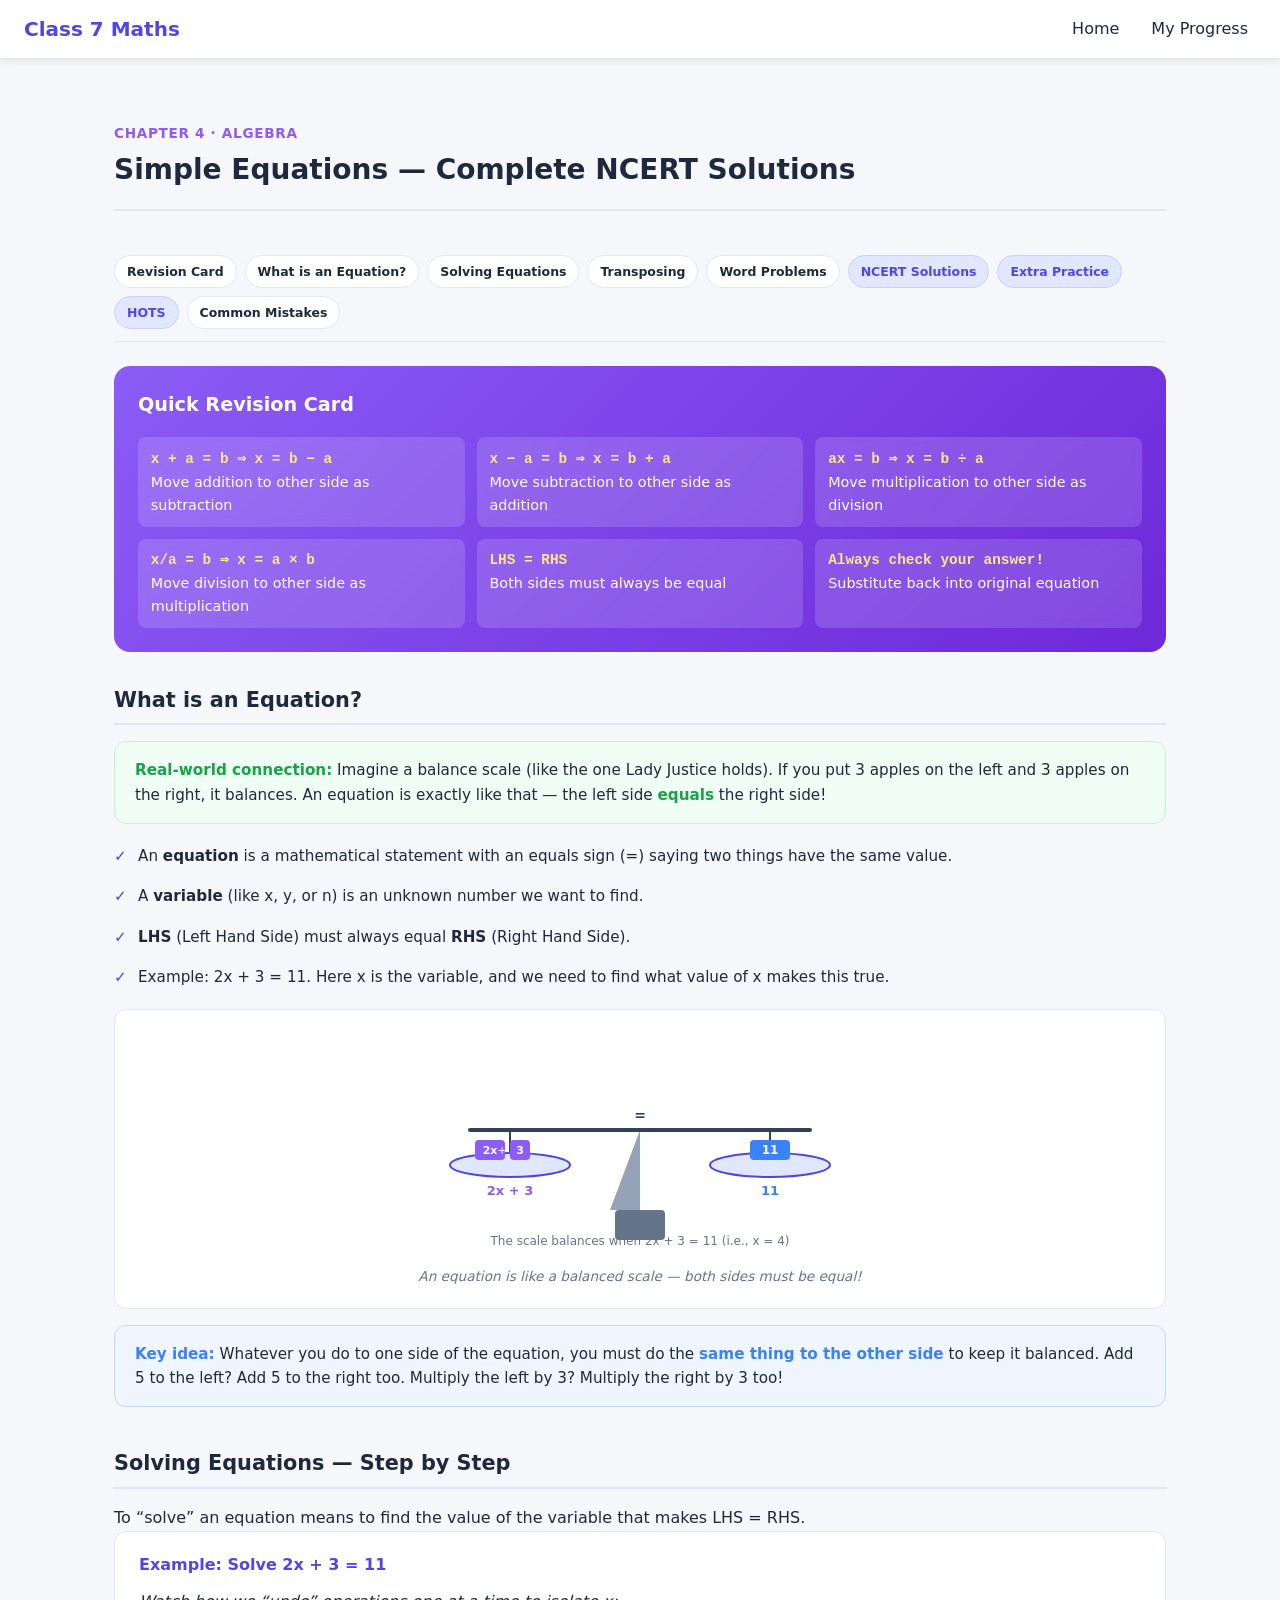
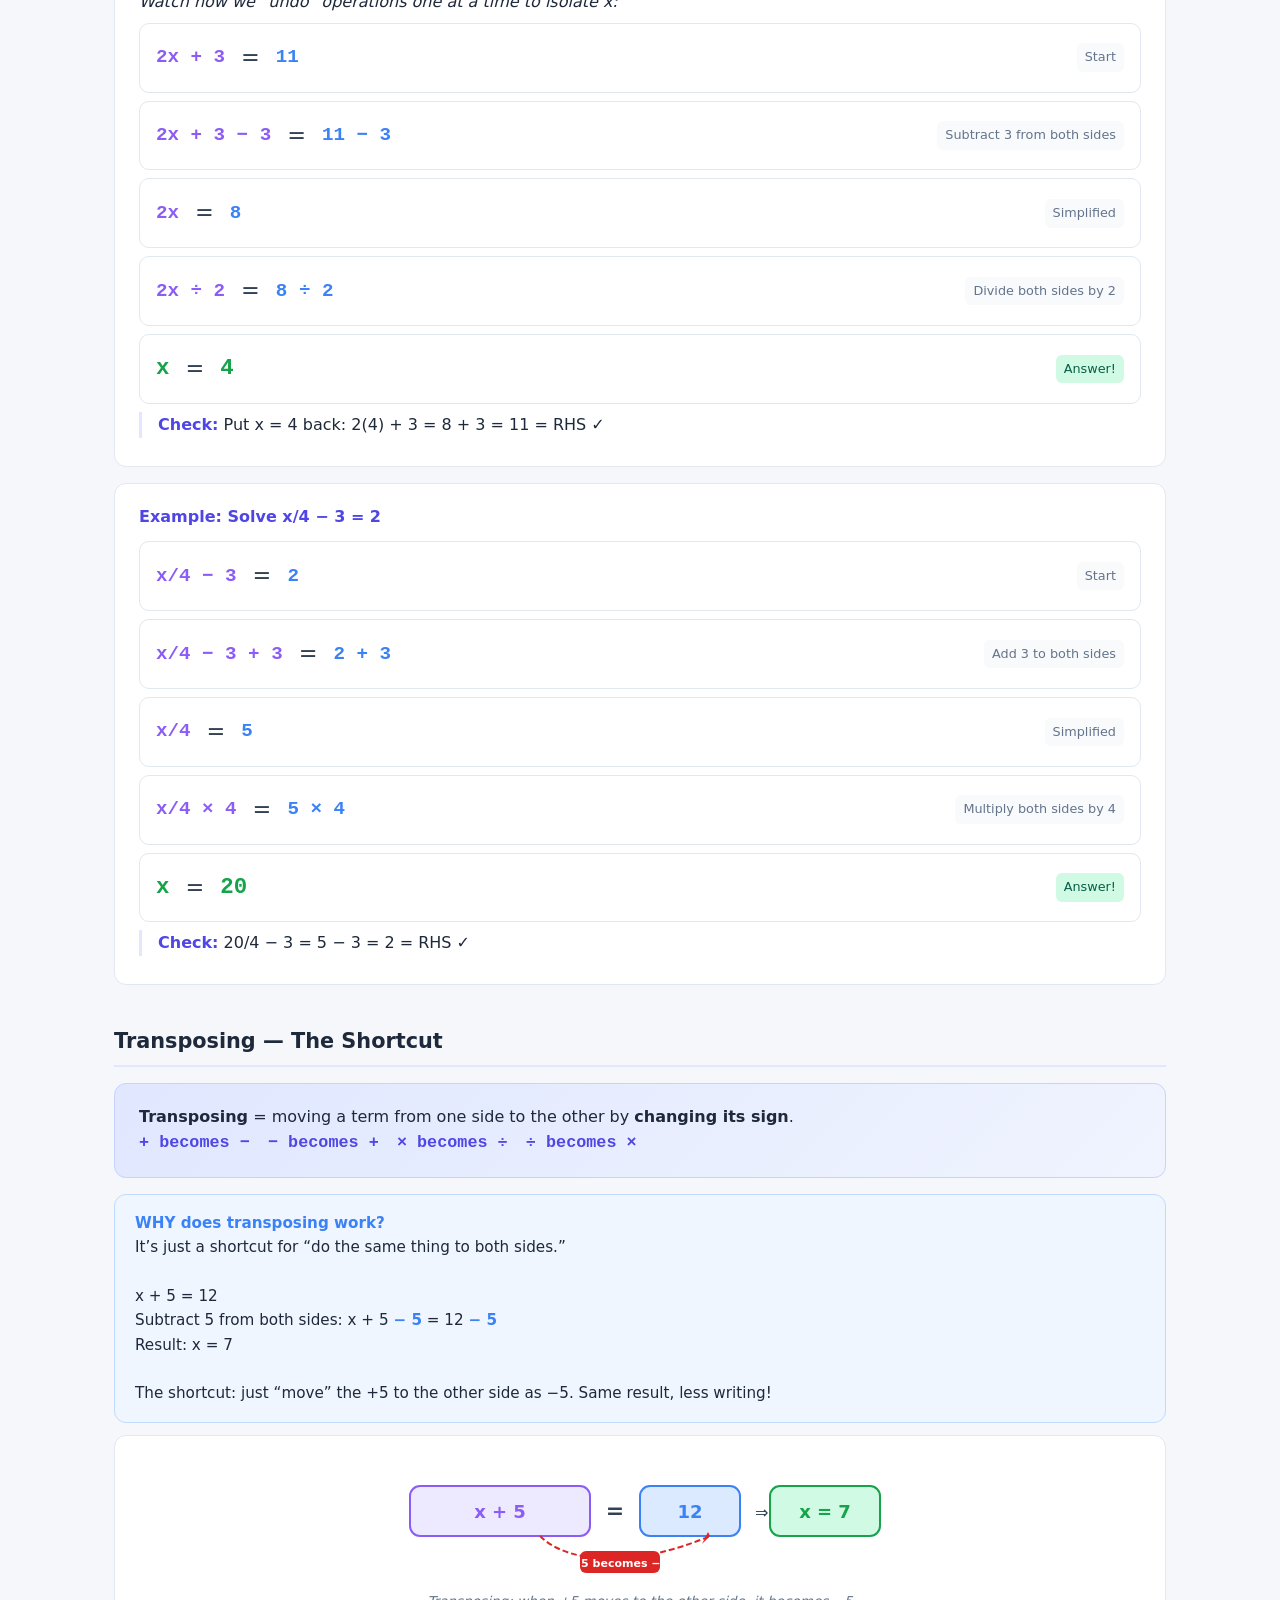
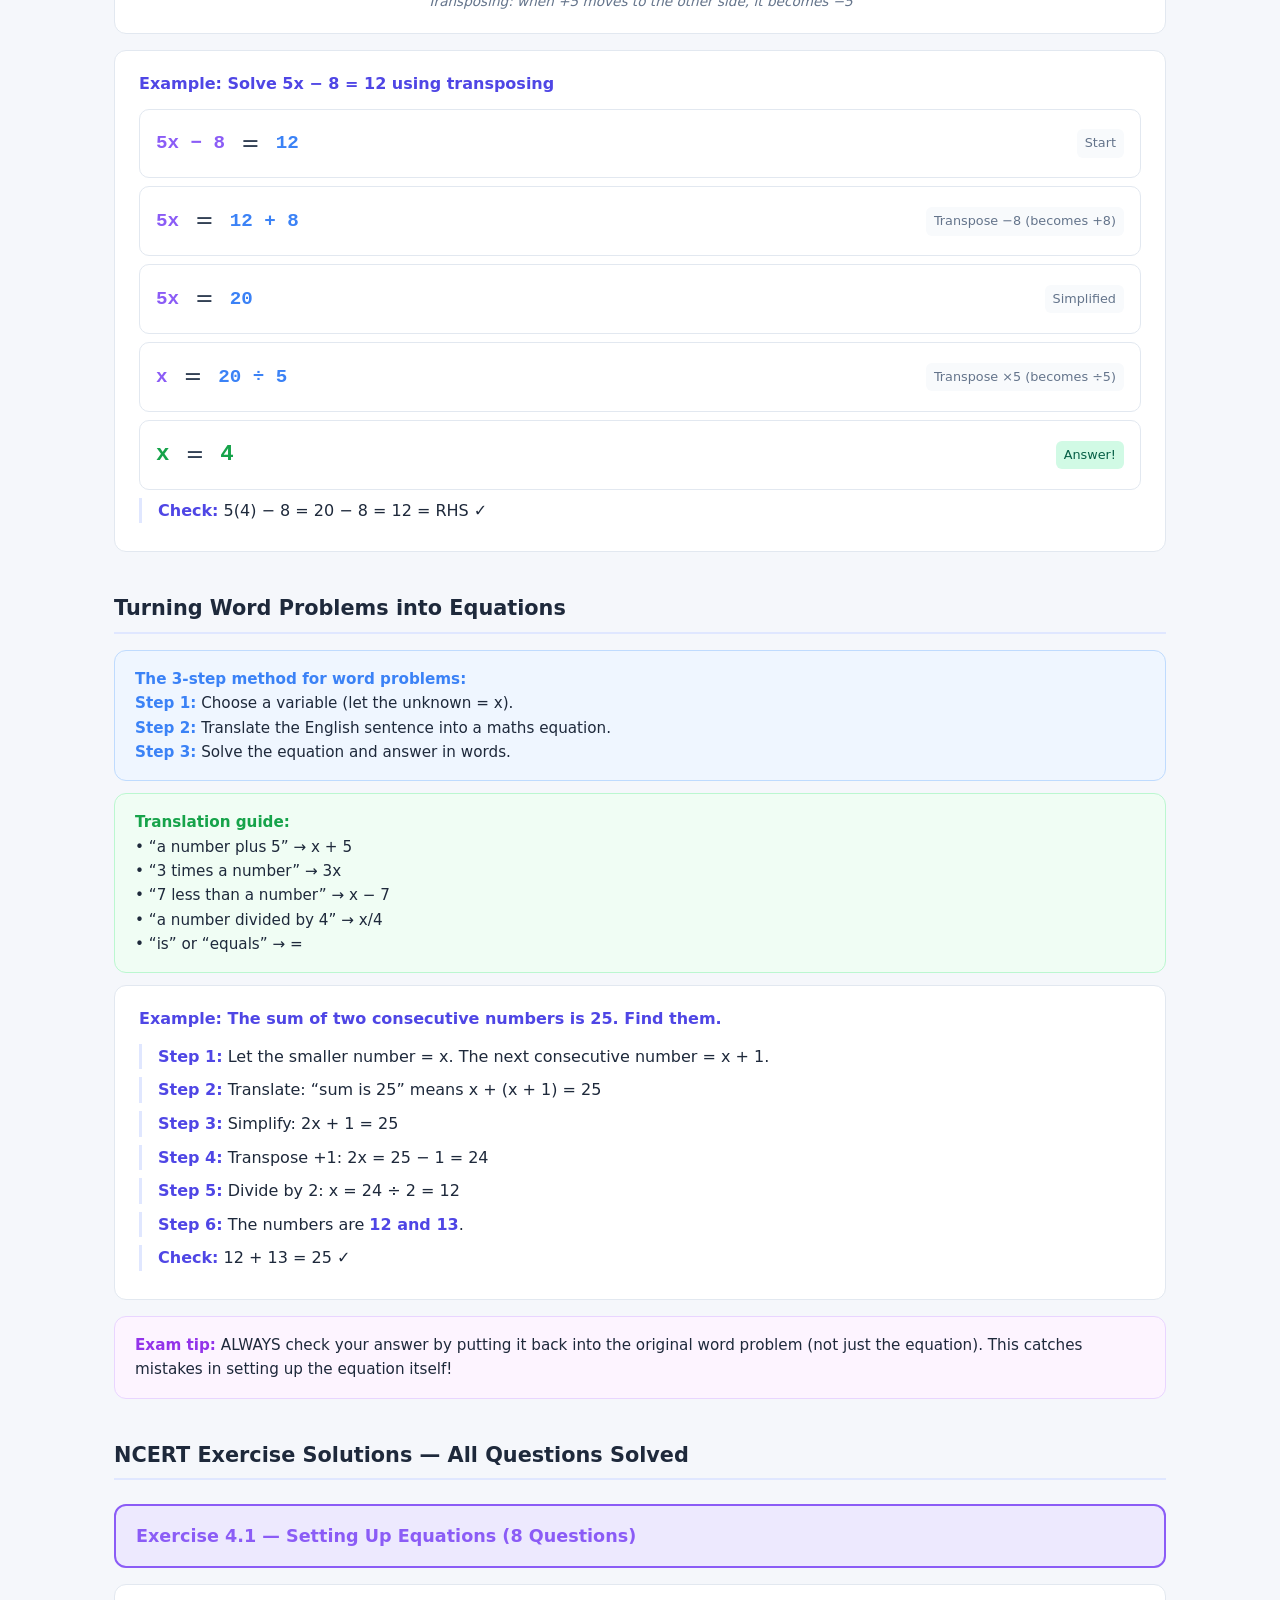
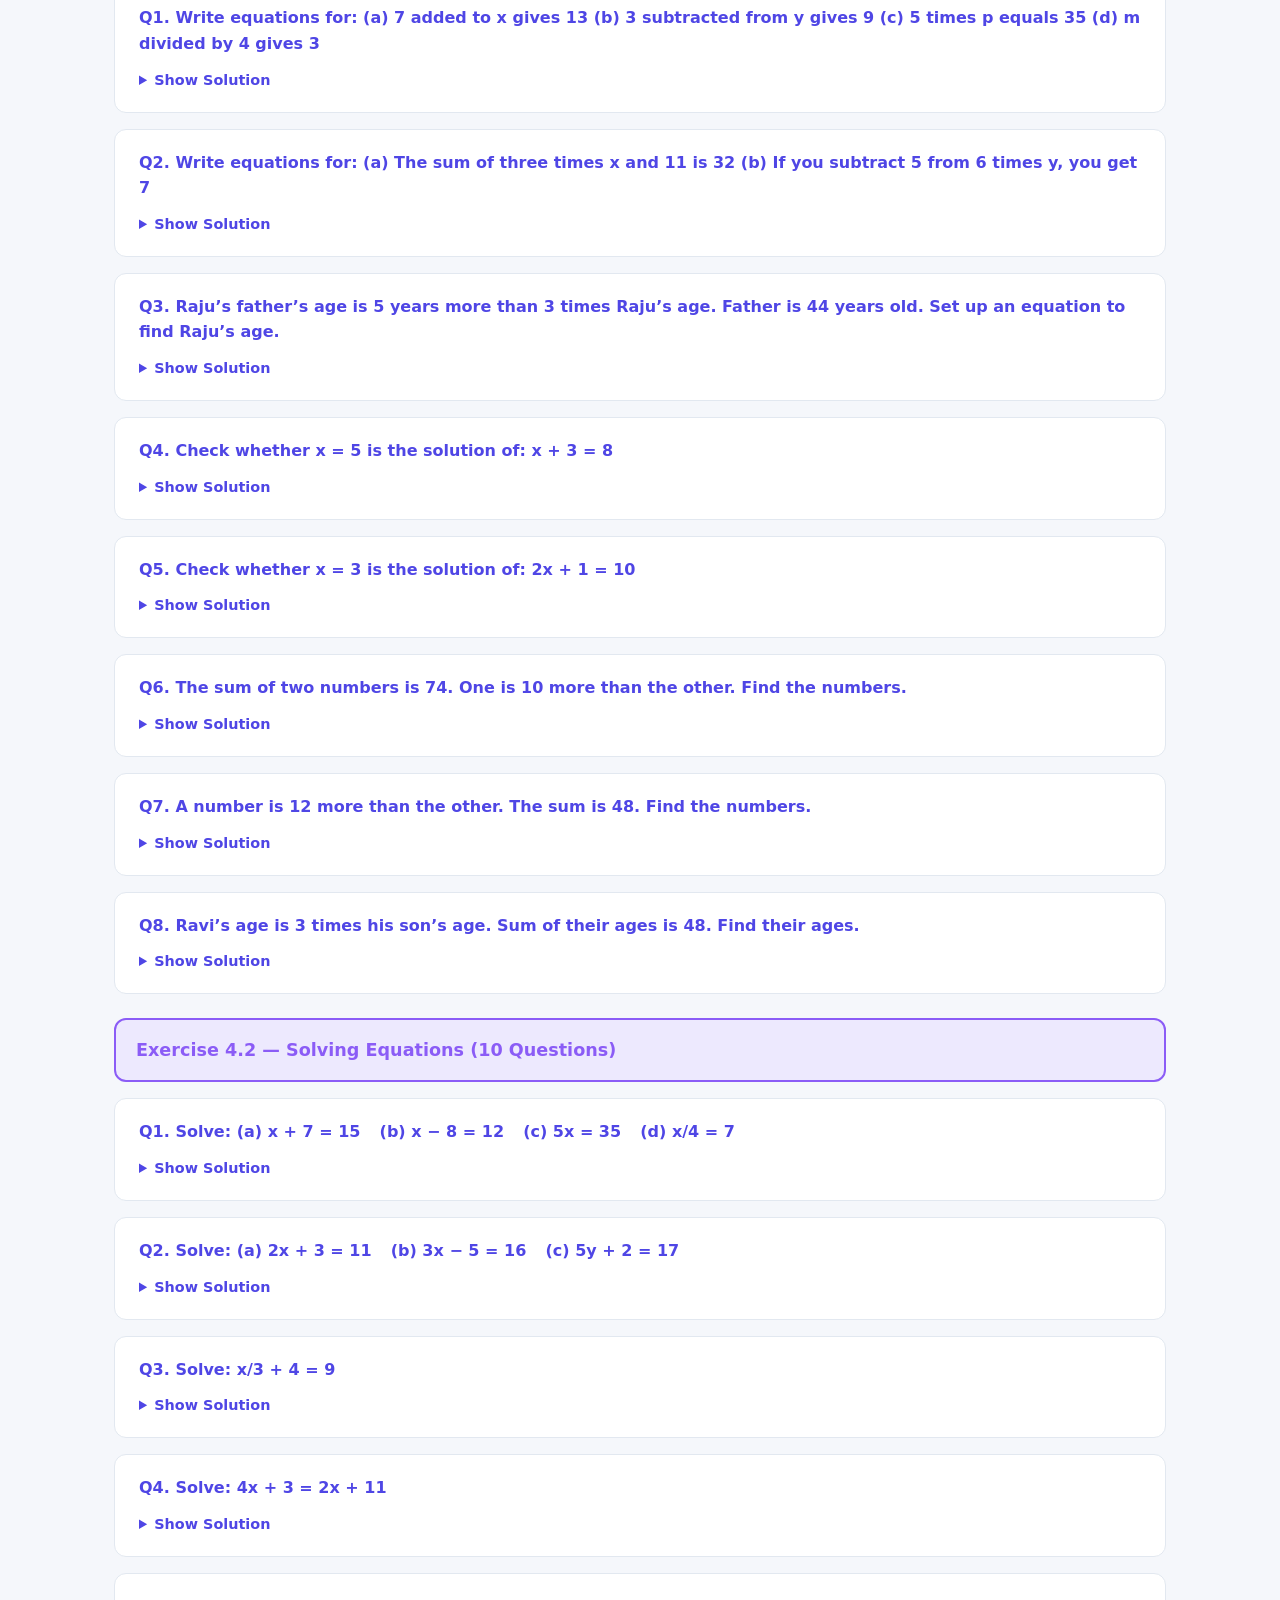
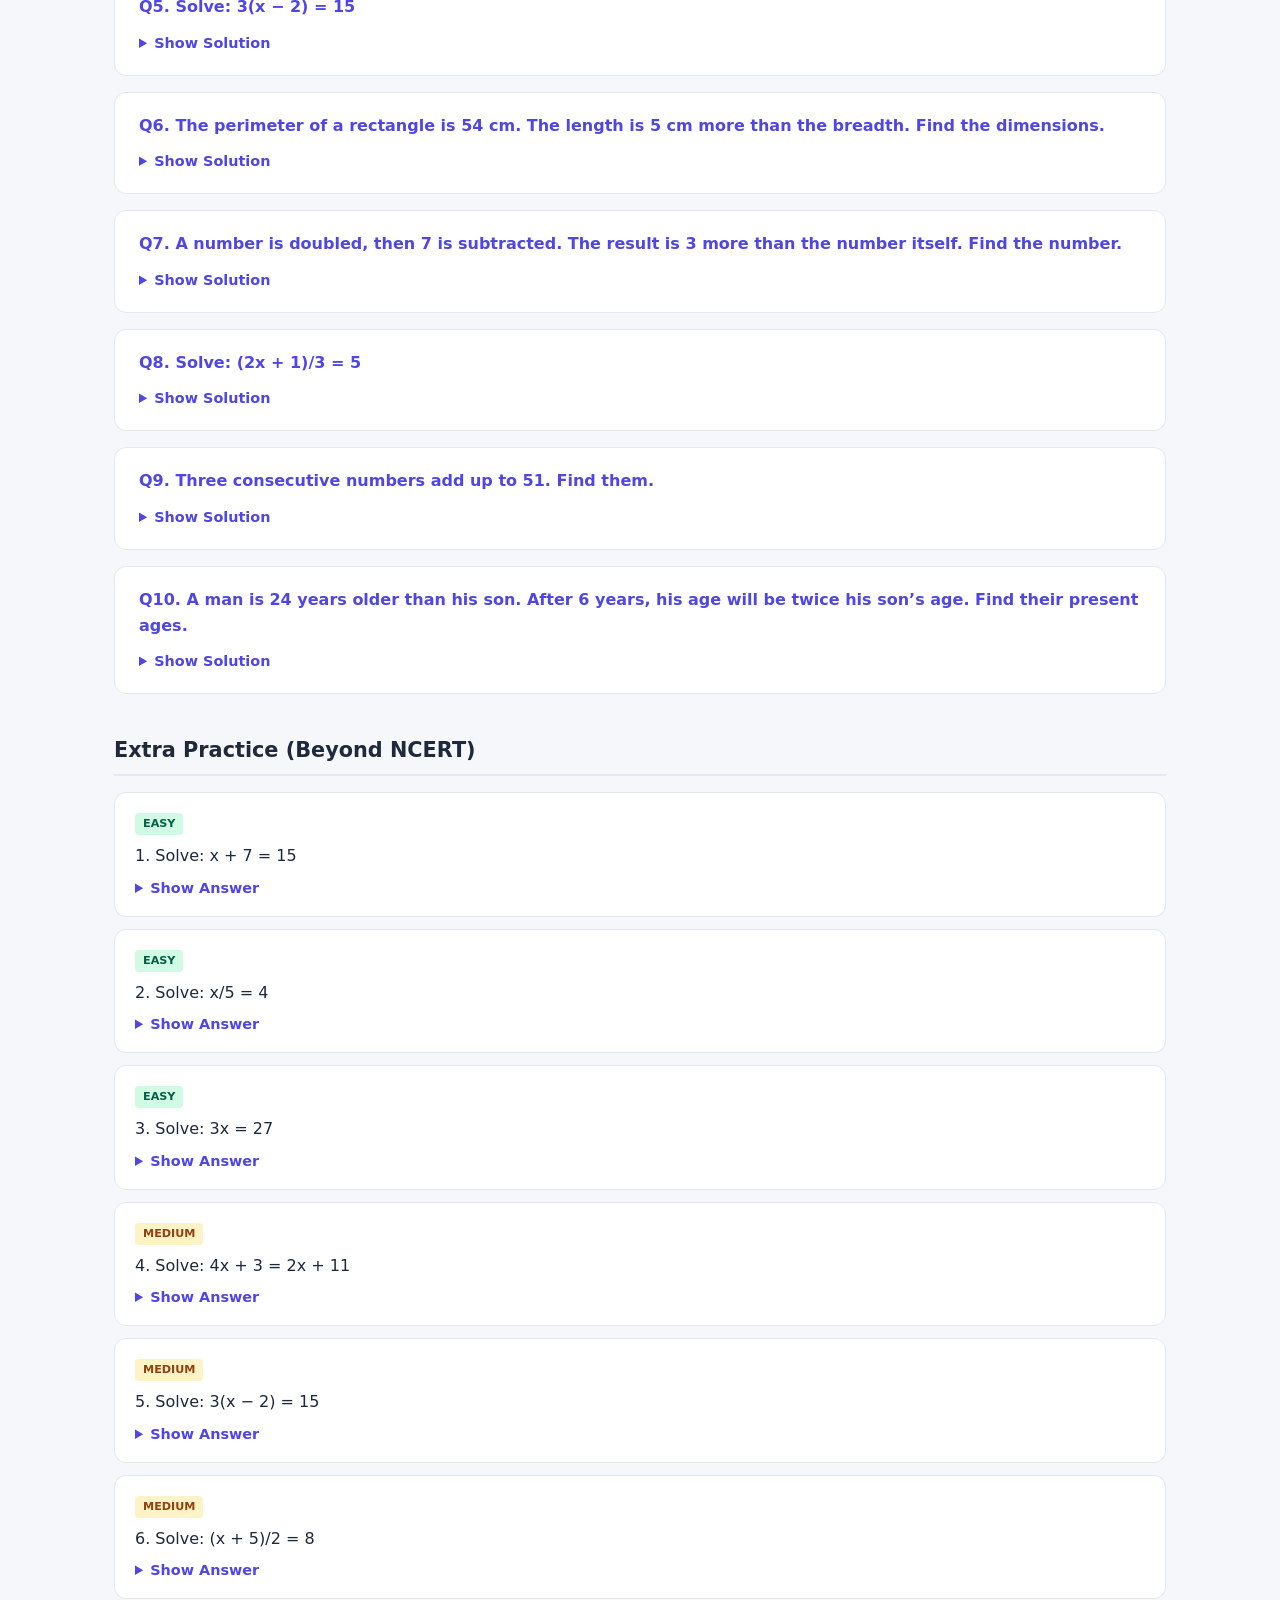
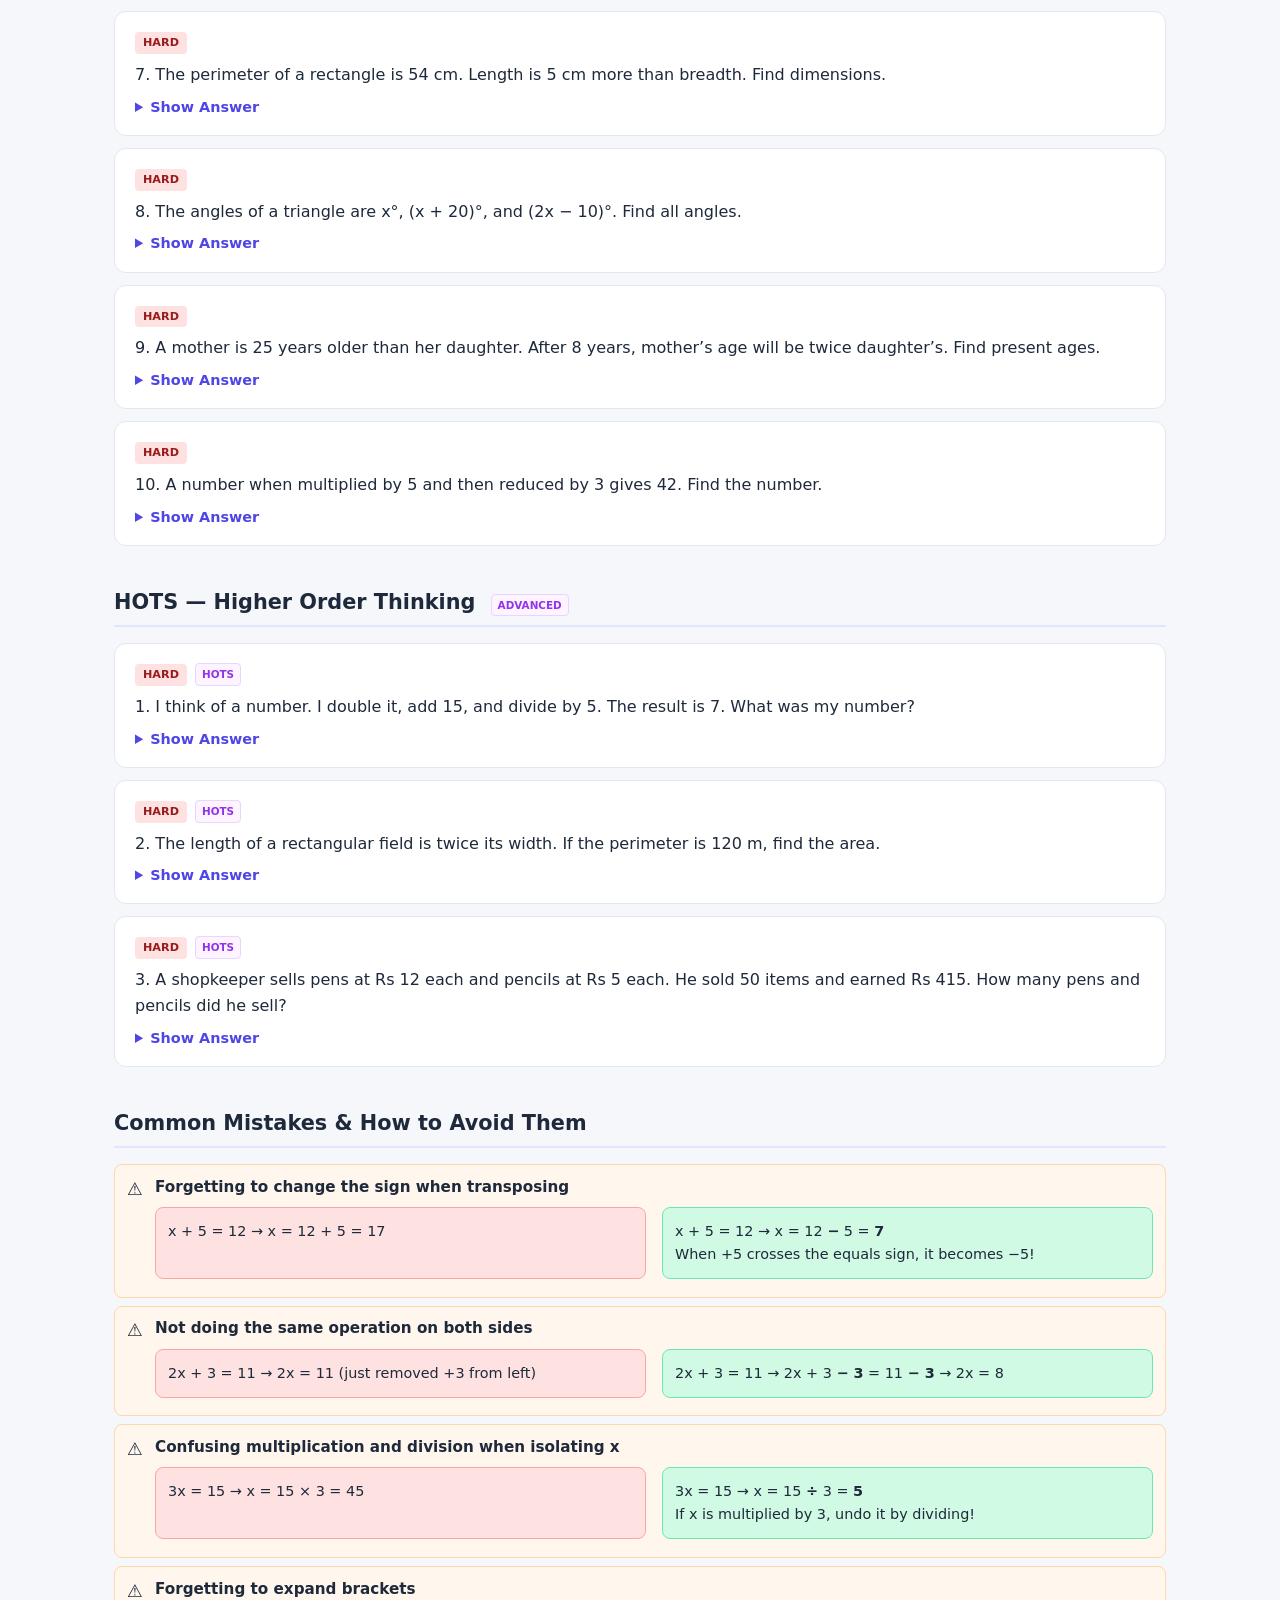
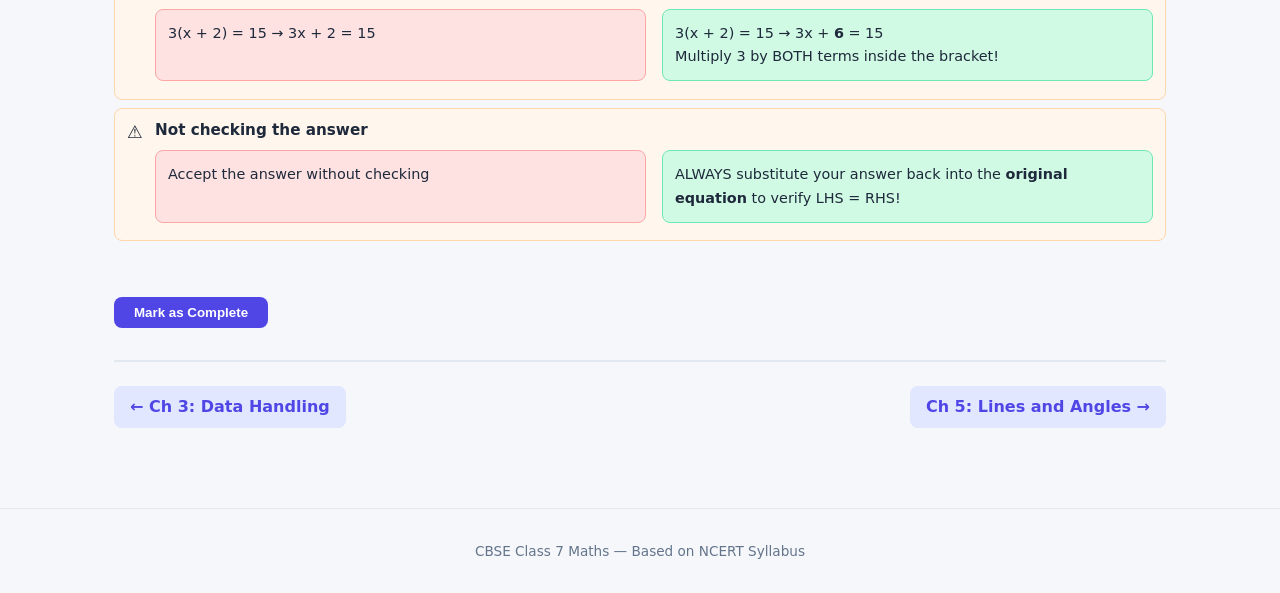
<file: chapters/ch4.html>
<!DOCTYPE html>
<html lang="en">
<head>
<meta charset="UTF-8">
<meta name="viewport" content="width=device-width,initial-scale=1">
<meta name="chapter-num" content="4">
<title>NCERT Solutions Class 7 Maths Chapter 4 Simple Equations</title>
<meta name="description" content="NCERT Solutions for Class 7 Maths Chapter 4 Simple Equations. Animated balance scale, step-by-step solving, transposing, word problems — all exercises solved.">
<link rel="stylesheet" href="../css/style.css">
<style>
.real-world{background:#f0fdf4;border:1px solid #bbf7d0;border-radius:12px;padding:1rem 1.25rem;margin:.75rem 0;font-size:.95rem}
.real-world strong{color:#16a34a}
.why-box{background:#eff6ff;border:1px solid #bfdbfe;border-radius:12px;padding:1rem 1.25rem;margin:.75rem 0;font-size:.95rem}
.why-box strong{color:#3b82f6}
.exam-tip{background:#fdf4ff;border:1px solid #e9d5ff;border-radius:12px;padding:1rem 1.25rem;margin:.75rem 0;font-size:.95rem}
.exam-tip strong{color:#9333ea}
.wrong-right{display:flex;gap:1rem;flex-wrap:wrap;margin:.5rem 0}
.wrong-right .wrong,.wrong-right .right{flex:1;min-width:200px;padding:.75rem;border-radius:8px;font-size:.9rem}
.wrong-right .wrong{background:#fee2e2;border:1px solid #fca5a5}
.wrong-right .right{background:#d1fae5;border:1px solid #6ee7b7}
.revision-card{background:linear-gradient(135deg,#8b5cf6,#6d28d9);color:#fff;border-radius:16px;padding:1.5rem;margin-bottom:2rem}
.revision-card h2{color:#fff;border:none;padding:0;margin-bottom:1rem;font-size:1.2rem}
.revision-card .formula-grid{display:grid;grid-template-columns:repeat(auto-fill,minmax(250px,1fr));gap:.75rem}
.revision-card .f-item{background:rgba(255,255,255,.15);border-radius:8px;padding:.6rem .8rem;font-size:.9rem;backdrop-filter:blur(4px)}
.revision-card .f-item code{color:#fde68a;font-weight:700}
.exercise-header{background:var(--alg-light);border:2px solid var(--alg);border-radius:12px;padding:1rem 1.25rem;margin:1.5rem 0 1rem;font-size:1.1rem;font-weight:700;color:var(--alg)}
.step-reveal summary{cursor:pointer;color:var(--primary);font-weight:600;font-size:.9rem}
.step-reveal .steps-content{padding:.75rem;margin-top:.5rem;background:#f8fafc;border-radius:8px;border:1px solid #e2e8f0}
.hots-tag{display:inline-block;font-size:.65rem;font-weight:700;text-transform:uppercase;padding:2px 6px;border-radius:4px;background:#fdf4ff;color:#9333ea;border:1px solid #e9d5ff;margin-left:.5rem}
/* Balance scale animation */
.balance-svg{max-width:100%;height:auto}
@keyframes tiltLeft{0%{transform:rotate(0)}50%{transform:rotate(-5deg)}100%{transform:rotate(0)}}
@keyframes tiltRight{0%{transform:rotate(0)}50%{transform:rotate(5deg)}100%{transform:rotate(0)}}
@keyframes balanced{0%,100%{transform:rotate(0)}25%{transform:rotate(-2deg)}75%{transform:rotate(2deg)}}
.scale-balanced{animation:balanced 3s ease-in-out infinite}
/* Transpose animation */
@keyframes moveRight{0%{opacity:1;transform:translateX(0)}50%{opacity:.5;transform:translateX(80px)}100%{opacity:1;transform:translateX(160px)}}
@keyframes moveLeft{0%{opacity:1;transform:translateX(0)}50%{opacity:.5;transform:translateX(-80px)}100%{opacity:1;transform:translateX(-160px)}}
.solve-step{background:#fff;border:1px solid #e2e8f0;border-radius:10px;padding:1rem;margin:.5rem 0;display:flex;align-items:center;gap:1rem;flex-wrap:wrap}
.solve-step .lhs,.solve-step .rhs{font-size:1.2rem;font-weight:700;font-family:'Courier New',monospace}
.solve-step .lhs{color:var(--alg)}
.solve-step .rhs{color:var(--num)}
.solve-step .equals{font-size:1.4rem;color:#334155}
.solve-step .action{font-size:.8rem;color:var(--text-light);background:#f8fafc;padding:.25rem .5rem;border-radius:6px;margin-left:auto}
</style>
</head>
<body>
<header class="navbar">
  <span class="logo">Class 7 Maths</span>
  <nav>
    <a href="../index.html">Home</a>
    <a href="../progress.html">My Progress</a>
  </nav>
</header>

<div class="container">
  <div class="chapter-header">
    <div class="ch-label" style="color:var(--alg)">Chapter 4 &middot; Algebra</div>
    <h1>Simple Equations &mdash; Complete NCERT Solutions</h1>
  </div>

  <nav class="topic-nav">
    <a href="#revision">Revision Card</a>
    <a href="#what-is-equation">What is an Equation?</a>
    <a href="#solving">Solving Equations</a>
    <a href="#transposing">Transposing</a>
    <a href="#word-problems">Word Problems</a>
    <a href="#ncert-solutions" class="nav-exercise">NCERT Solutions</a>
    <a href="#extra-practice" class="nav-exercise">Extra Practice</a>
    <a href="#hots" class="nav-exercise">HOTS</a>
    <a href="#mistakes">Common Mistakes</a>
  </nav>

  <!-- Quick Revision Card -->
  <div class="revision-card" id="revision">
    <h2>Quick Revision Card</h2>
    <div class="formula-grid">
      <div class="f-item"><code>x + a = b &rArr; x = b &minus; a</code><br>Move addition to other side as subtraction</div>
      <div class="f-item"><code>x &minus; a = b &rArr; x = b + a</code><br>Move subtraction to other side as addition</div>
      <div class="f-item"><code>ax = b &rArr; x = b &divide; a</code><br>Move multiplication to other side as division</div>
      <div class="f-item"><code>x/a = b &rArr; x = a &times; b</code><br>Move division to other side as multiplication</div>
      <div class="f-item"><code>LHS = RHS</code><br>Both sides must always be equal</div>
      <div class="f-item"><code>Always check your answer!</code><br>Substitute back into original equation</div>
    </div>
  </div>

  <!-- What is an Equation? -->
  <div class="section">
    <h2 id="what-is-equation">What is an Equation?</h2>
    <div class="real-world">
      <strong>Real-world connection:</strong> Imagine a balance scale (like the one Lady Justice holds). If you put 3 apples on the left and 3 apples on the right, it balances. An equation is exactly like that &mdash; the left side <strong>equals</strong> the right side!
    </div>

    <ul class="summary-list">
      <li>An <strong>equation</strong> is a mathematical statement with an equals sign (=) saying two things have the same value.</li>
      <li>A <strong>variable</strong> (like x, y, or n) is an unknown number we want to find.</li>
      <li><strong>LHS</strong> (Left Hand Side) must always equal <strong>RHS</strong> (Right Hand Side).</li>
      <li>Example: 2x + 3 = 11. Here x is the variable, and we need to find what value of x makes this true.</li>
    </ul>

    <!-- Animated Balance Scale -->
    <figure class="diagram">
      <svg viewBox="0 0 500 220" width="500" height="220" class="balance-svg" xmlns="http://www.w3.org/2000/svg">
        <!-- Base -->
        <rect x="225" y="180" width="50" height="30" rx="4" fill="#64748b"/>
        <polygon points="250,180 220,180 250,100" fill="#94a3b8"/>
        <!-- Beam (animated) -->
        <g class="scale-balanced" style="transform-origin:250px 100px">
          <line x1="80" y1="100" x2="420" y2="100" stroke="#334155" stroke-width="4" stroke-linecap="round"/>
          <!-- Left pan -->
          <line x1="120" y1="100" x2="120" y2="130" stroke="#334155" stroke-width="2"/>
          <ellipse cx="120" cy="135" rx="60" ry="12" fill="#e0e7ff" stroke="#4f46e5" stroke-width="2"/>
          <!-- Right pan -->
          <line x1="380" y1="100" x2="380" y2="130" stroke="#334155" stroke-width="2"/>
          <ellipse cx="380" cy="135" rx="60" ry="12" fill="#e0e7ff" stroke="#4f46e5" stroke-width="2"/>
          <!-- Left side content -->
          <rect x="85" y="110" width="30" height="20" rx="4" fill="#8b5cf6"/><text x="100" y="124" text-anchor="middle" font-size="11" fill="#fff" font-weight="700">2x</text>
          <rect x="120" y="110" width="20" height="20" rx="4" fill="#8b5cf6"/><text x="130" y="124" text-anchor="middle" font-size="11" fill="#fff" font-weight="700">3</text>
          <text x="112" y="124" text-anchor="middle" font-size="11" fill="#fff">+</text>
          <!-- Right side content -->
          <rect x="360" y="110" width="40" height="20" rx="4" fill="#3b82f6"/><text x="380" y="124" text-anchor="middle" font-size="12" fill="#fff" font-weight="700">11</text>
          <!-- Labels -->
          <text x="120" y="165" text-anchor="middle" font-size="13" fill="#8b5cf6" font-weight="700">2x + 3</text>
          <text x="250" y="90" text-anchor="middle" font-size="14" fill="#334155" font-weight="800">=</text>
          <text x="380" y="165" text-anchor="middle" font-size="13" fill="#3b82f6" font-weight="700">11</text>
        </g>
        <text x="250" y="215" text-anchor="middle" font-size="12" fill="#64748b">The scale balances when 2x + 3 = 11 (i.e., x = 4)</text>
      </svg>
      <figcaption>An equation is like a balanced scale &mdash; both sides must be equal!</figcaption>
    </figure>

    <div class="why-box">
      <strong>Key idea:</strong> Whatever you do to one side of the equation, you must do the <strong>same thing to the other side</strong> to keep it balanced. Add 5 to the left? Add 5 to the right too. Multiply the left by 3? Multiply the right by 3 too!
    </div>
  </div>

  <!-- Solving Equations -->
  <div class="section">
    <h2 id="solving">Solving Equations &mdash; Step by Step</h2>
    <p>To &ldquo;solve&rdquo; an equation means to find the value of the variable that makes LHS = RHS.</p>

    <div class="example">
      <h3>Example: Solve 2x + 3 = 11</h3>
      <p><em>Watch how we &ldquo;undo&rdquo; operations one at a time to isolate x:</em></p>
      <div class="solve-step">
        <span class="lhs">2x + 3</span><span class="equals">=</span><span class="rhs">11</span>
        <span class="action">Start</span>
      </div>
      <div class="solve-step">
        <span class="lhs">2x + 3 &minus; 3</span><span class="equals">=</span><span class="rhs">11 &minus; 3</span>
        <span class="action">Subtract 3 from both sides</span>
      </div>
      <div class="solve-step">
        <span class="lhs">2x</span><span class="equals">=</span><span class="rhs">8</span>
        <span class="action">Simplified</span>
      </div>
      <div class="solve-step">
        <span class="lhs">2x &divide; 2</span><span class="equals">=</span><span class="rhs">8 &divide; 2</span>
        <span class="action">Divide both sides by 2</span>
      </div>
      <div class="solve-step">
        <span class="lhs" style="color:#16a34a;font-size:1.4rem">x</span><span class="equals">=</span><span class="rhs" style="color:#16a34a;font-size:1.4rem">4</span>
        <span class="action" style="background:#d1fae5;color:#065f46">Answer!</span>
      </div>
      <div class="step"><strong>Check:</strong> Put x = 4 back: 2(4) + 3 = 8 + 3 = 11 = RHS &#10003;</div>
    </div>

    <div class="example">
      <h3>Example: Solve x/4 &minus; 3 = 2</h3>
      <div class="solve-step">
        <span class="lhs">x/4 &minus; 3</span><span class="equals">=</span><span class="rhs">2</span>
        <span class="action">Start</span>
      </div>
      <div class="solve-step">
        <span class="lhs">x/4 &minus; 3 + 3</span><span class="equals">=</span><span class="rhs">2 + 3</span>
        <span class="action">Add 3 to both sides</span>
      </div>
      <div class="solve-step">
        <span class="lhs">x/4</span><span class="equals">=</span><span class="rhs">5</span>
        <span class="action">Simplified</span>
      </div>
      <div class="solve-step">
        <span class="lhs">x/4 &times; 4</span><span class="equals">=</span><span class="rhs">5 &times; 4</span>
        <span class="action">Multiply both sides by 4</span>
      </div>
      <div class="solve-step">
        <span class="lhs" style="color:#16a34a;font-size:1.4rem">x</span><span class="equals">=</span><span class="rhs" style="color:#16a34a;font-size:1.4rem">20</span>
        <span class="action" style="background:#d1fae5;color:#065f46">Answer!</span>
      </div>
      <div class="step"><strong>Check:</strong> 20/4 &minus; 3 = 5 &minus; 3 = 2 = RHS &#10003;</div>
    </div>
  </div>

  <!-- Transposing -->
  <div class="section">
    <h2 id="transposing">Transposing &mdash; The Shortcut</h2>
    <div class="formula-box">
      <strong>Transposing</strong> = moving a term from one side to the other by <strong>changing its sign</strong>.<br>
      <code>+ becomes &minus;</code> &ensp; <code>&minus; becomes +</code> &ensp; <code>&times; becomes &divide;</code> &ensp; <code>&divide; becomes &times;</code>
    </div>

    <div class="why-box">
      <strong>WHY does transposing work?</strong><br>
      It&rsquo;s just a shortcut for &ldquo;do the same thing to both sides.&rdquo;<br><br>
      x + 5 = 12<br>
      Subtract 5 from both sides: x + 5 <strong>&minus; 5</strong> = 12 <strong>&minus; 5</strong><br>
      Result: x = 7<br><br>
      The shortcut: just &ldquo;move&rdquo; the +5 to the other side as &minus;5. Same result, less writing!
    </div>

    <!-- Animated transpose diagram -->
    <figure class="diagram">
      <svg viewBox="0 0 500 120" width="500" height="120" xmlns="http://www.w3.org/2000/svg">
        <!-- Equation boxes -->
        <rect x="20" y="30" width="180" height="50" rx="10" fill="#ede9fe" stroke="#8b5cf6" stroke-width="2"/>
        <text x="110" y="62" text-anchor="middle" font-size="18" fill="#8b5cf6" font-weight="700">x + 5</text>
        <text x="225" y="62" text-anchor="middle" font-size="22" fill="#334155" font-weight="800">=</text>
        <rect x="250" y="30" width="100" height="50" rx="10" fill="#dbeafe" stroke="#3b82f6" stroke-width="2"/>
        <text x="300" y="62" text-anchor="middle" font-size="18" fill="#3b82f6" font-weight="700">12</text>
        <!-- Arrow showing +5 moving -->
        <path d="M 150,80 C 180,110 250,110 320,80" fill="none" stroke="#dc2626" stroke-width="2" stroke-dasharray="6,3"/>
        <polygon points="320,80 312,88 318,76" fill="#dc2626"/>
        <!-- Sign change label -->
        <rect x="190" y="95" width="80" height="22" rx="6" fill="#dc2626"/>
        <text x="230" y="111" text-anchor="middle" font-size="11" fill="#fff" font-weight="700">+5 becomes &minus;5</text>
        <!-- Result -->
        <rect x="380" y="30" width="110" height="50" rx="10" fill="#d1fae5" stroke="#16a34a" stroke-width="2"/>
        <text x="435" y="62" text-anchor="middle" font-size="18" fill="#16a34a" font-weight="700">x = 7</text>
        <text x="365" y="62" font-size="16" fill="#334155">&rArr;</text>
      </svg>
      <figcaption>Transposing: when +5 moves to the other side, it becomes &minus;5</figcaption>
    </figure>

    <div class="example">
      <h3>Example: Solve 5x &minus; 8 = 12 using transposing</h3>
      <div class="solve-step">
        <span class="lhs">5x &minus; 8</span><span class="equals">=</span><span class="rhs">12</span>
        <span class="action">Start</span>
      </div>
      <div class="solve-step">
        <span class="lhs">5x</span><span class="equals">=</span><span class="rhs">12 + 8</span>
        <span class="action">Transpose &minus;8 (becomes +8)</span>
      </div>
      <div class="solve-step">
        <span class="lhs">5x</span><span class="equals">=</span><span class="rhs">20</span>
        <span class="action">Simplified</span>
      </div>
      <div class="solve-step">
        <span class="lhs">x</span><span class="equals">=</span><span class="rhs">20 &divide; 5</span>
        <span class="action">Transpose &times;5 (becomes &divide;5)</span>
      </div>
      <div class="solve-step">
        <span class="lhs" style="color:#16a34a;font-size:1.4rem">x</span><span class="equals">=</span><span class="rhs" style="color:#16a34a;font-size:1.4rem">4</span>
        <span class="action" style="background:#d1fae5;color:#065f46">Answer!</span>
      </div>
      <div class="step"><strong>Check:</strong> 5(4) &minus; 8 = 20 &minus; 8 = 12 = RHS &#10003;</div>
    </div>
  </div>

  <!-- Word Problems -->
  <div class="section">
    <h2 id="word-problems">Turning Word Problems into Equations</h2>
    <div class="why-box">
      <strong>The 3-step method for word problems:</strong><br>
      <strong>Step 1:</strong> Choose a variable (let the unknown = x).<br>
      <strong>Step 2:</strong> Translate the English sentence into a maths equation.<br>
      <strong>Step 3:</strong> Solve the equation and answer in words.
    </div>

    <div class="real-world">
      <strong>Translation guide:</strong><br>
      &bull; &ldquo;a number plus 5&rdquo; &rarr; x + 5<br>
      &bull; &ldquo;3 times a number&rdquo; &rarr; 3x<br>
      &bull; &ldquo;7 less than a number&rdquo; &rarr; x &minus; 7<br>
      &bull; &ldquo;a number divided by 4&rdquo; &rarr; x/4<br>
      &bull; &ldquo;is&rdquo; or &ldquo;equals&rdquo; &rarr; =
    </div>

    <div class="example">
      <h3>Example: The sum of two consecutive numbers is 25. Find them.</h3>
      <div class="step"><strong>Step 1:</strong> Let the smaller number = x. The next consecutive number = x + 1.</div>
      <div class="step"><strong>Step 2:</strong> Translate: &ldquo;sum is 25&rdquo; means x + (x + 1) = 25</div>
      <div class="step"><strong>Step 3:</strong> Simplify: 2x + 1 = 25</div>
      <div class="step"><strong>Step 4:</strong> Transpose +1: 2x = 25 &minus; 1 = 24</div>
      <div class="step"><strong>Step 5:</strong> Divide by 2: x = 24 &divide; 2 = 12</div>
      <div class="step"><strong>Step 6:</strong> The numbers are <strong>12 and 13</strong>.</div>
      <div class="step"><strong>Check:</strong> 12 + 13 = 25 &#10003;</div>
    </div>

    <div class="exam-tip">
      <strong>Exam tip:</strong> ALWAYS check your answer by putting it back into the original word problem (not just the equation). This catches mistakes in setting up the equation itself!
    </div>
  </div>

  <!-- NCERT Solutions -->
  <div class="section">
    <h2 id="ncert-solutions">NCERT Exercise Solutions &mdash; All Questions Solved</h2>

    <div class="exercise-header">Exercise 4.1 &mdash; Setting Up Equations (8 Questions)</div>

    <div class="example">
      <h3>Q1. Write equations for: (a) 7 added to x gives 13 (b) 3 subtracted from y gives 9 (c) 5 times p equals 35 (d) m divided by 4 gives 3</h3>
      <details class="step-reveal"><summary>Show Solution</summary><div class="steps-content">
        <div class="step"><strong>(a)</strong> &ldquo;7 added to x gives 13&rdquo;<br>Translation: x + 7 = 13<br><strong>Equation: x + 7 = 13</strong></div>
        <div class="step"><strong>(b)</strong> &ldquo;3 subtracted from y gives 9&rdquo;<br>Translation: y &minus; 3 = 9<br><strong>Equation: y &minus; 3 = 9</strong></div>
        <div class="step"><strong>(c)</strong> &ldquo;5 times p equals 35&rdquo;<br>Translation: 5 &times; p = 35<br><strong>Equation: 5p = 35</strong></div>
        <div class="step"><strong>(d)</strong> &ldquo;m divided by 4 gives 3&rdquo;<br>Translation: m &divide; 4 = 3<br><strong>Equation: m/4 = 3</strong></div>
      </div></details>
    </div>

    <div class="example">
      <h3>Q2. Write equations for: (a) The sum of three times x and 11 is 32 (b) If you subtract 5 from 6 times y, you get 7</h3>
      <details class="step-reveal"><summary>Show Solution</summary><div class="steps-content">
        <div class="step"><strong>(a)</strong> &ldquo;three times x&rdquo; = 3x<br>&ldquo;sum of 3x and 11&rdquo; = 3x + 11<br>&ldquo;is 32&rdquo; = equals 32<br><strong>Equation: 3x + 11 = 32</strong></div>
        <div class="step"><strong>(b)</strong> &ldquo;6 times y&rdquo; = 6y<br>&ldquo;subtract 5 from 6y&rdquo; = 6y &minus; 5<br>&ldquo;you get 7&rdquo; = equals 7<br><strong>Equation: 6y &minus; 5 = 7</strong></div>
      </div></details>
    </div>

    <div class="example">
      <h3>Q3. Raju&rsquo;s father&rsquo;s age is 5 years more than 3 times Raju&rsquo;s age. Father is 44 years old. Set up an equation to find Raju&rsquo;s age.</h3>
      <details class="step-reveal"><summary>Show Solution</summary><div class="steps-content">
        <div class="step"><strong>Step 1:</strong> Let Raju&rsquo;s age = x years</div>
        <div class="step"><strong>Step 2:</strong> &ldquo;3 times Raju&rsquo;s age&rdquo; = 3x</div>
        <div class="step"><strong>Step 3:</strong> &ldquo;5 years more than 3 times&rdquo; = 3x + 5</div>
        <div class="step"><strong>Step 4:</strong> Father&rsquo;s age = 44</div>
        <div class="step"><strong>Equation: 3x + 5 = 44</strong></div>
      </div></details>
    </div>

    <div class="example">
      <h3>Q4. Check whether x = 5 is the solution of: x + 3 = 8</h3>
      <details class="step-reveal"><summary>Show Solution</summary><div class="steps-content">
        <div class="step"><strong>Step 1:</strong> Put x = 5 in the LHS: 5 + 3 = 8</div>
        <div class="step"><strong>Step 2:</strong> RHS = 8</div>
        <div class="step"><strong>Step 3:</strong> LHS = RHS = 8 &#10003;</div>
        <div class="step"><strong>Yes, x = 5 is the solution.</strong></div>
      </div></details>
    </div>

    <div class="example">
      <h3>Q5. Check whether x = 3 is the solution of: 2x + 1 = 10</h3>
      <details class="step-reveal"><summary>Show Solution</summary><div class="steps-content">
        <div class="step"><strong>Step 1:</strong> Put x = 3 in the LHS: 2(3) + 1 = 6 + 1 = 7</div>
        <div class="step"><strong>Step 2:</strong> RHS = 10</div>
        <div class="step"><strong>Step 3:</strong> LHS = 7, but RHS = 10. They are NOT equal.</div>
        <div class="step"><strong>No, x = 3 is NOT the solution.</strong> (The correct answer is x = 4.5)</div>
      </div></details>
    </div>

    <div class="example">
      <h3>Q6. The sum of two numbers is 74. One is 10 more than the other. Find the numbers.</h3>
      <details class="step-reveal"><summary>Show Solution</summary><div class="steps-content">
        <div class="step"><strong>Step 1:</strong> Let the smaller number = x</div>
        <div class="step"><strong>Step 2:</strong> The other number is 10 more = x + 10</div>
        <div class="step"><strong>Step 3:</strong> Their sum is 74: x + (x + 10) = 74</div>
        <div class="step"><strong>Step 4:</strong> Simplify: 2x + 10 = 74</div>
        <div class="step"><strong>Step 5:</strong> Transpose +10: 2x = 74 &minus; 10 = 64</div>
        <div class="step"><strong>Step 6:</strong> Divide by 2: x = 64 &divide; 2 = 32</div>
        <div class="step"><strong>Step 7:</strong> The numbers are <strong>32 and 42</strong>.</div>
        <div class="step"><strong>Check:</strong> 32 + 42 = 74 &#10003; and 42 &minus; 32 = 10 &#10003;</div>
      </div></details>
    </div>

    <div class="example">
      <h3>Q7. A number is 12 more than the other. The sum is 48. Find the numbers.</h3>
      <details class="step-reveal"><summary>Show Solution</summary><div class="steps-content">
        <div class="step"><strong>Step 1:</strong> Let smaller number = x. Larger = x + 12.</div>
        <div class="step"><strong>Step 2:</strong> Sum: x + (x + 12) = 48</div>
        <div class="step"><strong>Step 3:</strong> Simplify: 2x + 12 = 48</div>
        <div class="step"><strong>Step 4:</strong> Transpose: 2x = 48 &minus; 12 = 36</div>
        <div class="step"><strong>Step 5:</strong> x = 36 &divide; 2 = 18</div>
        <div class="step"><strong>Answer: 18 and 30</strong></div>
        <div class="step"><strong>Check:</strong> 18 + 30 = 48 &#10003;, 30 &minus; 18 = 12 &#10003;</div>
      </div></details>
    </div>

    <div class="example">
      <h3>Q8. Ravi&rsquo;s age is 3 times his son&rsquo;s age. Sum of their ages is 48. Find their ages.</h3>
      <details class="step-reveal"><summary>Show Solution</summary><div class="steps-content">
        <div class="step"><strong>Step 1:</strong> Let son&rsquo;s age = x years</div>
        <div class="step"><strong>Step 2:</strong> Ravi&rsquo;s age = 3 times son&rsquo;s age = 3x</div>
        <div class="step"><strong>Step 3:</strong> Sum: x + 3x = 48</div>
        <div class="step"><strong>Step 4:</strong> Simplify: 4x = 48</div>
        <div class="step"><strong>Step 5:</strong> Divide both sides by 4: x = 48 &divide; 4 = 12</div>
        <div class="step"><strong>Step 6:</strong> Son = 12 years. Ravi = 3 &times; 12 = 36 years.</div>
        <div class="step"><strong>Answer: Son = 12 years, Ravi = 36 years</strong></div>
        <div class="step"><strong>Check:</strong> 12 + 36 = 48 &#10003;, 36 = 3 &times; 12 &#10003;</div>
      </div></details>
    </div>

    <div class="exercise-header">Exercise 4.2 &mdash; Solving Equations (10 Questions)</div>

    <div class="example">
      <h3>Q1. Solve: (a) x + 7 = 15 &ensp; (b) x &minus; 8 = 12 &ensp; (c) 5x = 35 &ensp; (d) x/4 = 7</h3>
      <details class="step-reveal"><summary>Show Solution</summary><div class="steps-content">
        <div class="step"><strong>(a) x + 7 = 15</strong>
          <figure class="diagram">
            <svg viewBox="0 0 460 80" width="460" height="80" xmlns="http://www.w3.org/2000/svg">
              <rect x="10" y="8" width="130" height="40" rx="10" fill="#ede9fe" stroke="#8b5cf6" stroke-width="2"/><text x="75" y="34" text-anchor="middle" font-size="16" fill="#8b5cf6" font-weight="700">x + 7</text>
              <text x="158" y="34" text-anchor="middle" font-size="20" fill="#334155" font-weight="800">=</text>
              <rect x="175" y="8" width="80" height="40" rx="10" fill="#dbeafe" stroke="#3b82f6" stroke-width="2"/><text x="215" y="34" text-anchor="middle" font-size="16" fill="#3b82f6" font-weight="700">15</text>
              <path d="M 100,48 C 125,75 180,75 210,48" fill="none" stroke="#dc2626" stroke-width="2" stroke-dasharray="5,3"/><polygon points="210,48 204,57 212,53" fill="#dc2626"/>
              <rect x="125" y="60" width="100" height="17" rx="5" fill="#dc2626"/><text x="175" y="73" text-anchor="middle" font-size="10" fill="#fff" font-weight="700">+7 becomes &minus;7</text>
              <text x="290" y="34" font-size="18" fill="#334155" font-weight="700">&rArr;</text>
              <rect x="320" y="8" width="130" height="40" rx="10" fill="#d1fae5" stroke="#16a34a" stroke-width="2"/><text x="385" y="34" text-anchor="middle" font-size="16" fill="#16a34a" font-weight="700">x = 8</text>
            </svg>
          </figure>
          <strong>Step 1:</strong> +7 is on the left side with x. Move it to the right side. When +7 crosses the equals sign, it becomes &minus;7.<br>
          <strong>Step 2:</strong> x = 15 &minus; 7. Calculate: 15 &minus; 7 = <strong>8</strong>.<br>
          <strong>Check:</strong> Put x = 8 back: 8 + 7 = 15 &#10003;</div>

        <div class="step"><strong>(b) x &minus; 8 = 12</strong>
          <figure class="diagram">
            <svg viewBox="0 0 460 80" width="460" height="80" xmlns="http://www.w3.org/2000/svg">
              <rect x="10" y="8" width="130" height="40" rx="10" fill="#ede9fe" stroke="#8b5cf6" stroke-width="2"/><text x="75" y="34" text-anchor="middle" font-size="16" fill="#8b5cf6" font-weight="700">x &minus; 8</text>
              <text x="158" y="34" text-anchor="middle" font-size="20" fill="#334155" font-weight="800">=</text>
              <rect x="175" y="8" width="80" height="40" rx="10" fill="#dbeafe" stroke="#3b82f6" stroke-width="2"/><text x="215" y="34" text-anchor="middle" font-size="16" fill="#3b82f6" font-weight="700">12</text>
              <path d="M 100,48 C 125,75 180,75 210,48" fill="none" stroke="#dc2626" stroke-width="2" stroke-dasharray="5,3"/><polygon points="210,48 204,57 212,53" fill="#dc2626"/>
              <rect x="125" y="60" width="100" height="17" rx="5" fill="#dc2626"/><text x="175" y="73" text-anchor="middle" font-size="10" fill="#fff" font-weight="700">&minus;8 becomes +8</text>
              <text x="290" y="34" font-size="18" fill="#334155" font-weight="700">&rArr;</text>
              <rect x="320" y="8" width="130" height="40" rx="10" fill="#d1fae5" stroke="#16a34a" stroke-width="2"/><text x="385" y="34" text-anchor="middle" font-size="16" fill="#16a34a" font-weight="700">x = 20</text>
            </svg>
          </figure>
          <strong>Step 1:</strong> &minus;8 crosses the equals sign and becomes +8.<br>
          <strong>Step 2:</strong> x = 12 + 8 = <strong>20</strong>.<br>
          <strong>Check:</strong> 20 &minus; 8 = 12 &#10003;</div>

        <div class="step"><strong>(c) 5x = 35</strong>
          <figure class="diagram">
            <svg viewBox="0 0 460 80" width="460" height="80" xmlns="http://www.w3.org/2000/svg">
              <rect x="10" y="8" width="100" height="40" rx="10" fill="#ede9fe" stroke="#8b5cf6" stroke-width="2"/><text x="60" y="34" text-anchor="middle" font-size="16" fill="#8b5cf6" font-weight="700">5x</text>
              <text x="128" y="34" text-anchor="middle" font-size="20" fill="#334155" font-weight="800">=</text>
              <rect x="145" y="8" width="80" height="40" rx="10" fill="#dbeafe" stroke="#3b82f6" stroke-width="2"/><text x="185" y="34" text-anchor="middle" font-size="16" fill="#3b82f6" font-weight="700">35</text>
              <path d="M 75,48 C 100,75 155,75 185,48" fill="none" stroke="#dc2626" stroke-width="2" stroke-dasharray="5,3"/><polygon points="185,48 179,57 187,53" fill="#dc2626"/>
              <rect x="100" y="60" width="110" height="17" rx="5" fill="#dc2626"/><text x="155" y="73" text-anchor="middle" font-size="10" fill="#fff" font-weight="700">&times;5 becomes &divide;5</text>
              <text x="260" y="34" font-size="18" fill="#334155" font-weight="700">&rArr;</text>
              <rect x="290" y="8" width="130" height="40" rx="10" fill="#d1fae5" stroke="#16a34a" stroke-width="2"/><text x="355" y="34" text-anchor="middle" font-size="16" fill="#16a34a" font-weight="700">x = 7</text>
            </svg>
          </figure>
          <strong>Step 1:</strong> x is multiplied by 5. When &times;5 crosses the equals sign, it becomes &divide;5.<br>
          <strong>Step 2:</strong> x = 35 &divide; 5. Calculate: 35 &divide; 5 = <strong>7</strong>.<br>
          <strong>Check:</strong> 5 &times; 7 = 35 &#10003;</div>

        <div class="step"><strong>(d) x/4 = 7</strong>
          <figure class="diagram">
            <svg viewBox="0 0 460 80" width="460" height="80" xmlns="http://www.w3.org/2000/svg">
              <rect x="10" y="8" width="100" height="40" rx="10" fill="#ede9fe" stroke="#8b5cf6" stroke-width="2"/><text x="60" y="34" text-anchor="middle" font-size="16" fill="#8b5cf6" font-weight="700">x &divide; 4</text>
              <text x="128" y="34" text-anchor="middle" font-size="20" fill="#334155" font-weight="800">=</text>
              <rect x="145" y="8" width="80" height="40" rx="10" fill="#dbeafe" stroke="#3b82f6" stroke-width="2"/><text x="185" y="34" text-anchor="middle" font-size="16" fill="#3b82f6" font-weight="700">7</text>
              <path d="M 75,48 C 100,75 155,75 185,48" fill="none" stroke="#dc2626" stroke-width="2" stroke-dasharray="5,3"/><polygon points="185,48 179,57 187,53" fill="#dc2626"/>
              <rect x="100" y="60" width="110" height="17" rx="5" fill="#dc2626"/><text x="155" y="73" text-anchor="middle" font-size="10" fill="#fff" font-weight="700">&divide;4 becomes &times;4</text>
              <text x="260" y="34" font-size="18" fill="#334155" font-weight="700">&rArr;</text>
              <rect x="290" y="8" width="130" height="40" rx="10" fill="#d1fae5" stroke="#16a34a" stroke-width="2"/><text x="355" y="34" text-anchor="middle" font-size="16" fill="#16a34a" font-weight="700">x = 28</text>
            </svg>
          </figure>
          <strong>Step 1:</strong> x is divided by 4. When &divide;4 crosses the equals sign, it becomes &times;4.<br>
          <strong>Step 2:</strong> x = 7 &times; 4. Calculate: 7 &times; 4 = <strong>28</strong>.<br>
          <strong>Check:</strong> 28 &divide; 4 = 7 &#10003;</div>
      </div></details>
    </div>

    <div class="example">
      <h3>Q2. Solve: (a) 2x + 3 = 11 &ensp; (b) 3x &minus; 5 = 16 &ensp; (c) 5y + 2 = 17</h3>
      <details class="step-reveal"><summary>Show Solution</summary><div class="steps-content">
        <div class="step"><strong>(a) 2x + 3 = 11</strong> (Two steps needed &mdash; transpose twice!)
          <p><strong>Step 1: Move +3 to the other side.</strong></p>
          <figure class="diagram">
            <svg viewBox="0 0 480 80" width="480" height="80" xmlns="http://www.w3.org/2000/svg">
              <rect x="5" y="8" width="130" height="38" rx="10" fill="#ede9fe" stroke="#8b5cf6" stroke-width="2"/><text x="70" y="33" text-anchor="middle" font-size="15" fill="#8b5cf6" font-weight="700">2x + 3</text>
              <text x="153" y="33" text-anchor="middle" font-size="20" fill="#334155" font-weight="800">=</text>
              <rect x="170" y="8" width="70" height="38" rx="10" fill="#dbeafe" stroke="#3b82f6" stroke-width="2"/><text x="205" y="33" text-anchor="middle" font-size="15" fill="#3b82f6" font-weight="700">11</text>
              <path d="M 100,46 C 125,75 175,75 210,46" fill="none" stroke="#dc2626" stroke-width="2" stroke-dasharray="5,3"/><polygon points="210,46 204,55 212,52" fill="#dc2626"/>
              <rect x="125" y="60" width="100" height="17" rx="5" fill="#dc2626"/><text x="175" y="73" text-anchor="middle" font-size="10" fill="#fff" font-weight="700">+3 becomes &minus;3</text>
              <text x="270" y="33" font-size="18" fill="#334155" font-weight="700">&rArr;</text>
              <rect x="300" y="8" width="160" height="38" rx="10" fill="#fef3c7" stroke="#f59e0b" stroke-width="2"/><text x="380" y="33" text-anchor="middle" font-size="15" fill="#92400e" font-weight="700">2x = 11 &minus; 3 = 8</text>
            </svg>
          </figure>
          <p><strong>Step 2: Now move &times;2 to the other side.</strong></p>
          <figure class="diagram">
            <svg viewBox="0 0 480 80" width="480" height="80" xmlns="http://www.w3.org/2000/svg">
              <rect x="5" y="8" width="90" height="38" rx="10" fill="#fef3c7" stroke="#f59e0b" stroke-width="2"/><text x="50" y="33" text-anchor="middle" font-size="15" fill="#92400e" font-weight="700">2x</text>
              <text x="113" y="33" text-anchor="middle" font-size="20" fill="#334155" font-weight="800">=</text>
              <rect x="130" y="8" width="60" height="38" rx="10" fill="#dbeafe" stroke="#3b82f6" stroke-width="2"/><text x="160" y="33" text-anchor="middle" font-size="15" fill="#3b82f6" font-weight="700">8</text>
              <path d="M 60,46 C 85,75 135,75 160,46" fill="none" stroke="#dc2626" stroke-width="2" stroke-dasharray="5,3"/><polygon points="160,46 154,55 162,52" fill="#dc2626"/>
              <rect x="80" y="60" width="100" height="17" rx="5" fill="#dc2626"/><text x="130" y="73" text-anchor="middle" font-size="10" fill="#fff" font-weight="700">&times;2 becomes &divide;2</text>
              <text x="220" y="33" font-size="18" fill="#334155" font-weight="700">&rArr;</text>
              <rect x="250" y="8" width="150" height="38" rx="10" fill="#d1fae5" stroke="#16a34a" stroke-width="2"/><text x="325" y="33" text-anchor="middle" font-size="15" fill="#16a34a" font-weight="700">x = 8 &divide; 2 = 4</text>
            </svg>
          </figure>
          <strong>Check:</strong> Put x = 4 back: 2(4) + 3 = 8 + 3 = 11 &#10003;</div>

        <div class="step"><strong>(b) 3x &minus; 5 = 16</strong>
          <p><strong>Step 1: Move &minus;5 to the other side.</strong></p>
          <figure class="diagram">
            <svg viewBox="0 0 480 80" width="480" height="80" xmlns="http://www.w3.org/2000/svg">
              <rect x="5" y="8" width="130" height="38" rx="10" fill="#ede9fe" stroke="#8b5cf6" stroke-width="2"/><text x="70" y="33" text-anchor="middle" font-size="15" fill="#8b5cf6" font-weight="700">3x &minus; 5</text>
              <text x="153" y="33" font-size="20" fill="#334155" font-weight="800">=</text>
              <rect x="170" y="8" width="70" height="38" rx="10" fill="#dbeafe" stroke="#3b82f6" stroke-width="2"/><text x="205" y="33" text-anchor="middle" font-size="15" fill="#3b82f6" font-weight="700">16</text>
              <path d="M 100,46 C 125,75 175,75 210,46" fill="none" stroke="#dc2626" stroke-width="2" stroke-dasharray="5,3"/><polygon points="210,46 204,55 212,52" fill="#dc2626"/>
              <rect x="125" y="60" width="100" height="17" rx="5" fill="#dc2626"/><text x="175" y="73" text-anchor="middle" font-size="10" fill="#fff" font-weight="700">&minus;5 becomes +5</text>
              <text x="270" y="33" font-size="18" fill="#334155" font-weight="700">&rArr;</text>
              <rect x="300" y="8" width="170" height="38" rx="10" fill="#fef3c7" stroke="#f59e0b" stroke-width="2"/><text x="385" y="33" text-anchor="middle" font-size="15" fill="#92400e" font-weight="700">3x = 16 + 5 = 21</text>
            </svg>
          </figure>
          <p><strong>Step 2: Move &times;3 to the other side.</strong></p>
          <figure class="diagram">
            <svg viewBox="0 0 480 80" width="480" height="80" xmlns="http://www.w3.org/2000/svg">
              <rect x="5" y="8" width="90" height="38" rx="10" fill="#fef3c7" stroke="#f59e0b" stroke-width="2"/><text x="50" y="33" text-anchor="middle" font-size="15" fill="#92400e" font-weight="700">3x</text>
              <text x="113" y="33" font-size="20" fill="#334155" font-weight="800">=</text>
              <rect x="130" y="8" width="60" height="38" rx="10" fill="#dbeafe" stroke="#3b82f6" stroke-width="2"/><text x="160" y="33" text-anchor="middle" font-size="15" fill="#3b82f6" font-weight="700">21</text>
              <path d="M 60,46 C 85,75 135,75 160,46" fill="none" stroke="#dc2626" stroke-width="2" stroke-dasharray="5,3"/><polygon points="160,46 154,55 162,52" fill="#dc2626"/>
              <rect x="80" y="60" width="100" height="17" rx="5" fill="#dc2626"/><text x="130" y="73" text-anchor="middle" font-size="10" fill="#fff" font-weight="700">&times;3 becomes &divide;3</text>
              <text x="220" y="33" font-size="18" fill="#334155" font-weight="700">&rArr;</text>
              <rect x="250" y="8" width="160" height="38" rx="10" fill="#d1fae5" stroke="#16a34a" stroke-width="2"/><text x="330" y="33" text-anchor="middle" font-size="15" fill="#16a34a" font-weight="700">x = 21 &divide; 3 = 7</text>
            </svg>
          </figure>
          <strong>Check:</strong> 3(7) &minus; 5 = 21 &minus; 5 = 16 &#10003;</div>

        <div class="step"><strong>(c) 5y + 2 = 17</strong>
          <p><strong>Step 1: Move +2 to the other side.</strong></p>
          <figure class="diagram">
            <svg viewBox="0 0 480 80" width="480" height="80" xmlns="http://www.w3.org/2000/svg">
              <rect x="5" y="8" width="130" height="38" rx="10" fill="#ede9fe" stroke="#8b5cf6" stroke-width="2"/><text x="70" y="33" text-anchor="middle" font-size="15" fill="#8b5cf6" font-weight="700">5y + 2</text>
              <text x="153" y="33" font-size="20" fill="#334155" font-weight="800">=</text>
              <rect x="170" y="8" width="70" height="38" rx="10" fill="#dbeafe" stroke="#3b82f6" stroke-width="2"/><text x="205" y="33" text-anchor="middle" font-size="15" fill="#3b82f6" font-weight="700">17</text>
              <path d="M 100,46 C 125,75 175,75 210,46" fill="none" stroke="#dc2626" stroke-width="2" stroke-dasharray="5,3"/><polygon points="210,46 204,55 212,52" fill="#dc2626"/>
              <rect x="125" y="60" width="100" height="17" rx="5" fill="#dc2626"/><text x="175" y="73" text-anchor="middle" font-size="10" fill="#fff" font-weight="700">+2 becomes &minus;2</text>
              <text x="270" y="33" font-size="18" fill="#334155" font-weight="700">&rArr;</text>
              <rect x="300" y="8" width="170" height="38" rx="10" fill="#fef3c7" stroke="#f59e0b" stroke-width="2"/><text x="385" y="33" text-anchor="middle" font-size="15" fill="#92400e" font-weight="700">5y = 17 &minus; 2 = 15</text>
            </svg>
          </figure>
          <p><strong>Step 2: Move &times;5 to the other side.</strong></p>
          <figure class="diagram">
            <svg viewBox="0 0 480 80" width="480" height="80" xmlns="http://www.w3.org/2000/svg">
              <rect x="5" y="8" width="90" height="38" rx="10" fill="#fef3c7" stroke="#f59e0b" stroke-width="2"/><text x="50" y="33" text-anchor="middle" font-size="15" fill="#92400e" font-weight="700">5y</text>
              <text x="113" y="33" font-size="20" fill="#334155" font-weight="800">=</text>
              <rect x="130" y="8" width="60" height="38" rx="10" fill="#dbeafe" stroke="#3b82f6" stroke-width="2"/><text x="160" y="33" text-anchor="middle" font-size="15" fill="#3b82f6" font-weight="700">15</text>
              <path d="M 60,46 C 85,75 135,75 160,46" fill="none" stroke="#dc2626" stroke-width="2" stroke-dasharray="5,3"/><polygon points="160,46 154,55 162,52" fill="#dc2626"/>
              <rect x="80" y="60" width="100" height="17" rx="5" fill="#dc2626"/><text x="130" y="73" text-anchor="middle" font-size="10" fill="#fff" font-weight="700">&times;5 becomes &divide;5</text>
              <text x="220" y="33" font-size="18" fill="#334155" font-weight="700">&rArr;</text>
              <rect x="250" y="8" width="160" height="38" rx="10" fill="#d1fae5" stroke="#16a34a" stroke-width="2"/><text x="330" y="33" text-anchor="middle" font-size="15" fill="#16a34a" font-weight="700">y = 15 &divide; 5 = 3</text>
            </svg>
          </figure>
          <strong>Check:</strong> 5(3) + 2 = 15 + 2 = 17 &#10003;</div>
      </div></details>
    </div>

    <div class="example">
      <h3>Q3. Solve: x/3 + 4 = 9</h3>
      <details class="step-reveal"><summary>Show Solution</summary><div class="steps-content">
        <p><strong>Step 1: Move +4 to the other side.</strong></p>
        <figure class="diagram">
          <svg viewBox="0 0 480 80" width="480" height="80" xmlns="http://www.w3.org/2000/svg">
            <rect x="5" y="8" width="140" height="38" rx="10" fill="#ede9fe" stroke="#8b5cf6" stroke-width="2"/><text x="75" y="33" text-anchor="middle" font-size="15" fill="#8b5cf6" font-weight="700">x/3 + 4</text>
            <text x="163" y="33" text-anchor="middle" font-size="20" fill="#334155" font-weight="800">=</text>
            <rect x="180" y="8" width="60" height="38" rx="10" fill="#dbeafe" stroke="#3b82f6" stroke-width="2"/><text x="210" y="33" text-anchor="middle" font-size="15" fill="#3b82f6" font-weight="700">9</text>
            <path d="M 110,46 C 135,75 185,75 215,46" fill="none" stroke="#dc2626" stroke-width="2" stroke-dasharray="5,3"/><polygon points="215,46 209,55 217,52" fill="#dc2626"/>
            <rect x="130" y="60" width="100" height="17" rx="5" fill="#dc2626"/><text x="180" y="73" text-anchor="middle" font-size="10" fill="#fff" font-weight="700">+4 becomes &minus;4</text>
            <text x="270" y="33" font-size="18" fill="#334155" font-weight="700">&rArr;</text>
            <rect x="300" y="8" width="160" height="38" rx="10" fill="#fef3c7" stroke="#f59e0b" stroke-width="2"/><text x="380" y="33" text-anchor="middle" font-size="15" fill="#92400e" font-weight="700">x/3 = 9 &minus; 4 = 5</text>
          </svg>
        </figure>
        <p><strong>Step 2: Now move &divide;3 to the other side.</strong></p>
        <figure class="diagram">
          <svg viewBox="0 0 480 80" width="480" height="80" xmlns="http://www.w3.org/2000/svg">
            <rect x="5" y="8" width="90" height="38" rx="10" fill="#fef3c7" stroke="#f59e0b" stroke-width="2"/><text x="50" y="33" text-anchor="middle" font-size="15" fill="#92400e" font-weight="700">x/3</text>
            <text x="113" y="33" text-anchor="middle" font-size="20" fill="#334155" font-weight="800">=</text>
            <rect x="130" y="8" width="60" height="38" rx="10" fill="#dbeafe" stroke="#3b82f6" stroke-width="2"/><text x="160" y="33" text-anchor="middle" font-size="15" fill="#3b82f6" font-weight="700">5</text>
            <path d="M 60,46 C 85,75 135,75 160,46" fill="none" stroke="#dc2626" stroke-width="2" stroke-dasharray="5,3"/><polygon points="160,46 154,55 162,52" fill="#dc2626"/>
            <rect x="80" y="60" width="100" height="17" rx="5" fill="#dc2626"/><text x="130" y="73" text-anchor="middle" font-size="10" fill="#fff" font-weight="700">&divide;3 becomes &times;3</text>
            <text x="220" y="33" font-size="18" fill="#334155" font-weight="700">&rArr;</text>
            <rect x="250" y="8" width="150" height="38" rx="10" fill="#d1fae5" stroke="#16a34a" stroke-width="2"/><text x="325" y="33" text-anchor="middle" font-size="15" fill="#16a34a" font-weight="700">x = 5 &times; 3 = 15</text>
          </svg>
        </figure>
        <div class="step"><strong>Check:</strong> Put x = 15 back: 15/3 + 4 = 5 + 4 = 9 &#10003;</div>
      </div></details>
    </div>

    <div class="example">
      <h3>Q4. Solve: 4x + 3 = 2x + 11</h3>
      <details class="step-reveal"><summary>Show Solution</summary><div class="steps-content">
        <figure class="diagram">
          <svg viewBox="0 0 520 110" width="520" height="110" xmlns="http://www.w3.org/2000/svg">
            <!-- Original equation -->
            <rect x="5" y="5" width="140" height="36" rx="8" fill="#ede9fe" stroke="#8b5cf6" stroke-width="2"/><text x="75" y="28" text-anchor="middle" font-size="13" fill="#8b5cf6" font-weight="700">4x + 3</text>
            <text x="160" y="28" font-size="18" fill="#334155" font-weight="800">=</text>
            <rect x="175" y="5" width="140" height="36" rx="8" fill="#dbeafe" stroke="#3b82f6" stroke-width="2"/><text x="245" y="28" text-anchor="middle" font-size="13" fill="#3b82f6" font-weight="700">2x + 11</text>
            <!-- Arrow: 2x moves from RHS to LHS (becomes -2x) -->
            <path d="M 210,41 C 195,68 120,68 75,41" fill="none" stroke="#f59e0b" stroke-width="1.5" stroke-dasharray="4,2"/><polygon points="75,41 82,48 79,39" fill="#f59e0b"/>
            <rect x="110" y="55" width="100" height="15" rx="4" fill="#f59e0b"/><text x="160" y="67" text-anchor="middle" font-size="8" fill="#fff" font-weight="700">+2x &rarr; &minus;2x</text>
            <!-- Result after first transpose -->
            <text x="340" y="28" font-size="13" fill="#334155">&rArr; 2x + 3 = 11</text>
            <!-- Arrow: +3 moves to RHS -->
            <text x="340" y="50" font-size="10" fill="#dc2626">+3 &rarr; &minus;3</text>
            <text x="340" y="68" font-size="13" fill="#334155">&rArr; 2x = 8</text>
            <text x="340" y="86" font-size="10" fill="#64748b">&times;2 &rarr; &divide;2</text>
            <text x="340" y="104" font-size="14" fill="#334155">&rArr;</text>
            <rect x="370" y="88" width="110" height="22" rx="6" fill="#d1fae5" stroke="#16a34a" stroke-width="2"/><text x="425" y="104" text-anchor="middle" font-size="13" fill="#16a34a" font-weight="700">x = 4</text>
          </svg>
        </figure>
        <div class="step"><strong>Step 1:</strong> Both sides have x! Move 2x from the right side to the left. +2x becomes &minus;2x.<br>
          4x &minus; 2x + 3 = 11. Simplify: 2x + 3 = 11.</div>
        <div class="step"><strong>Step 2:</strong> Transpose +3 (becomes &minus;3): 2x = 11 &minus; 3 = 8.</div>
        <div class="step"><strong>Step 3:</strong> Transpose &times;2 (becomes &divide;2): x = 8 &divide; 2 = <strong>4</strong>.</div>
        <div class="step"><strong>Check:</strong> LHS: 4(4) + 3 = 16 + 3 = 19. RHS: 2(4) + 11 = 8 + 11 = 19. Equal &#10003;</div>
      </div></details>
    </div>

    <div class="example">
      <h3>Q5. Solve: 3(x &minus; 2) = 15</h3>
      <details class="step-reveal"><summary>Show Solution</summary><div class="steps-content">
        <div class="step"><strong>Step 1: Expand the bracket first.</strong><br>
          Multiply 3 by each term inside: 3 &times; x = 3x, and 3 &times; (&minus;2) = &minus;6.<br>
          So: 3x &minus; 6 = 15</div>
        <figure class="diagram">
          <svg viewBox="0 0 500 80" width="500" height="80" xmlns="http://www.w3.org/2000/svg">
            <rect x="5" y="8" width="140" height="36" rx="8" fill="#ede9fe" stroke="#8b5cf6" stroke-width="2"/><text x="75" y="32" text-anchor="middle" font-size="14" fill="#8b5cf6" font-weight="700">3x &minus; 6</text>
            <text x="160" y="32" font-size="18" fill="#334155" font-weight="800">=</text>
            <rect x="175" y="8" width="60" height="36" rx="8" fill="#dbeafe" stroke="#3b82f6" stroke-width="2"/><text x="205" y="32" text-anchor="middle" font-size="14" fill="#3b82f6" font-weight="700">15</text>
            <path d="M 105,44 C 125,70 170,70 200,44" fill="none" stroke="#dc2626" stroke-width="1.5" stroke-dasharray="4,2"/><polygon points="200,44 195,52 202,49" fill="#dc2626"/>
            <rect x="125" y="58" width="80" height="15" rx="4" fill="#dc2626"/><text x="165" y="70" text-anchor="middle" font-size="8" fill="#fff" font-weight="700">&minus;6 &rarr; +6</text>
            <text x="255" y="25" font-size="13" fill="#334155">&rArr; 3x = 21</text>
            <text x="255" y="48" font-size="10" fill="#64748b">&times;3 &rarr; &divide;3</text>
            <text x="355" y="32" font-size="14" fill="#334155">&rArr;</text>
            <rect x="380" y="8" width="110" height="36" rx="8" fill="#d1fae5" stroke="#16a34a" stroke-width="2"/><text x="435" y="32" text-anchor="middle" font-size="14" fill="#16a34a" font-weight="700">x = 7</text>
          </svg>
        </figure>
        <div class="step"><strong>Step 2:</strong> Transpose &minus;6 (becomes +6): 3x = 15 + 6 = 21.</div>
        <div class="step"><strong>Step 3:</strong> Transpose &times;3 (becomes &divide;3): x = 21 &divide; 3 = <strong>7</strong>.</div>
        <div class="step"><strong>Check:</strong> 3(7 &minus; 2) = 3 &times; 5 = 15 &#10003;</div>
      </div></details>
    </div>

    <div class="example">
      <h3>Q6. The perimeter of a rectangle is 54 cm. The length is 5 cm more than the breadth. Find the dimensions.</h3>
      <details class="step-reveal"><summary>Show Solution</summary><div class="steps-content">
        <div class="step"><strong>Step 1:</strong> Let breadth = x cm</div>
        <div class="step"><strong>Step 2:</strong> Length = x + 5 cm (5 more than breadth)</div>
        <div class="step"><strong>Step 3:</strong> Perimeter formula: P = 2(length + breadth)<br>54 = 2(x + 5 + x) = 2(2x + 5)</div>
        <div class="step"><strong>Step 4:</strong> Expand: 54 = 4x + 10</div>
        <div class="step"><strong>Step 5:</strong> Transpose +10: 4x = 54 &minus; 10 = 44</div>
        <div class="step"><strong>Step 6:</strong> Divide by 4: x = 44 &divide; 4 = 11</div>
        <div class="step"><strong>Step 7:</strong> Breadth = <strong>11 cm</strong>, Length = 11 + 5 = <strong>16 cm</strong></div>
        <div class="step"><strong>Check:</strong> P = 2(16 + 11) = 2(27) = 54 &#10003;</div>
      </div></details>
    </div>

    <div class="example">
      <h3>Q7. A number is doubled, then 7 is subtracted. The result is 3 more than the number itself. Find the number.</h3>
      <details class="step-reveal"><summary>Show Solution</summary><div class="steps-content">
        <div class="step"><strong>Step 1:</strong> Let the number = x</div>
        <div class="step"><strong>Step 2:</strong> &ldquo;Number is doubled&rdquo; = 2x</div>
        <div class="step"><strong>Step 3:</strong> &ldquo;Then 7 is subtracted&rdquo; = 2x &minus; 7</div>
        <div class="step"><strong>Step 4:</strong> &ldquo;Result is 3 more than the number&rdquo; = x + 3</div>
        <div class="step"><strong>Step 5:</strong> Equation: 2x &minus; 7 = x + 3</div>
        <div class="step"><strong>Step 6:</strong> Transpose x to LHS: 2x &minus; x &minus; 7 = 3 &rarr; x &minus; 7 = 3</div>
        <div class="step"><strong>Step 7:</strong> Transpose &minus;7: x = 3 + 7 = <strong>10</strong></div>
        <div class="step"><strong>Check:</strong> 2(10) &minus; 7 = 13. And 10 + 3 = 13. Equal &#10003;</div>
      </div></details>
    </div>

    <div class="example">
      <h3>Q8. Solve: (2x + 1)/3 = 5</h3>
      <details class="step-reveal"><summary>Show Solution</summary><div class="steps-content">
        <div class="step"><strong>Step 1:</strong> Multiply both sides by 3: 2x + 1 = 5 &times; 3 = 15</div>
        <div class="step"><strong>Step 2:</strong> Transpose +1: 2x = 15 &minus; 1 = 14</div>
        <div class="step"><strong>Step 3:</strong> Divide by 2: x = 14 &divide; 2 = <strong>7</strong></div>
        <div class="step"><strong>Check:</strong> (2 &times; 7 + 1)/3 = (14 + 1)/3 = 15/3 = 5 &#10003;</div>
      </div></details>
    </div>

    <div class="example">
      <h3>Q9. Three consecutive numbers add up to 51. Find them.</h3>
      <details class="step-reveal"><summary>Show Solution</summary><div class="steps-content">
        <div class="step"><strong>Step 1:</strong> Let the three consecutive numbers = x, x+1, x+2</div>
        <div class="step"><strong>Step 2:</strong> Sum: x + (x+1) + (x+2) = 51</div>
        <div class="step"><strong>Step 3:</strong> Simplify: 3x + 3 = 51</div>
        <div class="step"><strong>Step 4:</strong> Transpose +3: 3x = 51 &minus; 3 = 48</div>
        <div class="step"><strong>Step 5:</strong> Divide by 3: x = 48 &divide; 3 = 16</div>
        <div class="step"><strong>Step 6:</strong> Numbers: <strong>16, 17, 18</strong></div>
        <div class="step"><strong>Check:</strong> 16 + 17 + 18 = 51 &#10003;</div>
      </div></details>
    </div>

    <div class="example">
      <h3>Q10. A man is 24 years older than his son. After 6 years, his age will be twice his son&rsquo;s age. Find their present ages.</h3>
      <details class="step-reveal"><summary>Show Solution</summary><div class="steps-content">
        <div class="step"><strong>Step 1:</strong> Let son&rsquo;s present age = x years</div>
        <div class="step"><strong>Step 2:</strong> Man&rsquo;s present age = x + 24 (24 years older)</div>
        <div class="step"><strong>Step 3:</strong> After 6 years: Son = x + 6, Man = x + 24 + 6 = x + 30</div>
        <div class="step"><strong>Step 4:</strong> &ldquo;Man&rsquo;s age will be twice son&rsquo;s&rdquo;: x + 30 = 2(x + 6)</div>
        <div class="step"><strong>Step 5:</strong> Expand: x + 30 = 2x + 12</div>
        <div class="step"><strong>Step 6:</strong> Transpose x to RHS and 12 to LHS: 30 &minus; 12 = 2x &minus; x</div>
        <div class="step"><strong>Step 7:</strong> Simplify: 18 = x</div>
        <div class="step"><strong>Step 8:</strong> Son = <strong>18 years</strong>, Man = 18 + 24 = <strong>42 years</strong></div>
        <div class="step"><strong>Check:</strong> After 6 years: Son = 24, Man = 48. Is 48 = 2 &times; 24? Yes! &#10003;</div>
      </div></details>
    </div>
  </div>

  <!-- Extra Practice -->
  <div class="section">
    <h2 id="extra-practice">Extra Practice (Beyond NCERT)</h2>
    <div class="problem"><span class="difficulty easy">Easy</span><p>1. Solve: x + 7 = 15</p><details><summary>Show Answer</summary><div class="answer"><strong>Step 1:</strong> Transpose +7: x = 15 &minus; 7<br><strong>Step 2:</strong> x = <strong>8</strong><br>Check: 8 + 7 = 15 &#10003;</div></details></div>
    <div class="problem"><span class="difficulty easy">Easy</span><p>2. Solve: x/5 = 4</p><details><summary>Show Answer</summary><div class="answer"><strong>Step 1:</strong> Transpose &divide;5 (becomes &times;5): x = 4 &times; 5<br><strong>Step 2:</strong> x = <strong>20</strong><br>Check: 20/5 = 4 &#10003;</div></details></div>
    <div class="problem"><span class="difficulty easy">Easy</span><p>3. Solve: 3x = 27</p><details><summary>Show Answer</summary><div class="answer"><strong>Step 1:</strong> Divide both sides by 3: x = 27 &divide; 3<br><strong>Step 2:</strong> x = <strong>9</strong><br>Check: 3 &times; 9 = 27 &#10003;</div></details></div>
    <div class="problem"><span class="difficulty medium">Medium</span><p>4. Solve: 4x + 3 = 2x + 11</p><details><summary>Show Answer</summary><div class="answer"><strong>Step 1:</strong> Transpose 2x to LHS: 4x &minus; 2x + 3 = 11<br><strong>Step 2:</strong> Simplify: 2x + 3 = 11<br><strong>Step 3:</strong> Transpose +3: 2x = 8<br><strong>Step 4:</strong> Divide by 2: x = <strong>4</strong><br>Check: 4(4)+3=19, 2(4)+11=19 &#10003;</div></details></div>
    <div class="problem"><span class="difficulty medium">Medium</span><p>5. Solve: 3(x &minus; 2) = 15</p><details><summary>Show Answer</summary><div class="answer"><strong>Step 1:</strong> Expand: 3x &minus; 6 = 15<br><strong>Step 2:</strong> Transpose &minus;6: 3x = 21<br><strong>Step 3:</strong> Divide by 3: x = <strong>7</strong><br>Check: 3(7&minus;2) = 3&times;5 = 15 &#10003;</div></details></div>
    <div class="problem"><span class="difficulty medium">Medium</span><p>6. Solve: (x + 5)/2 = 8</p><details><summary>Show Answer</summary><div class="answer"><strong>Step 1:</strong> Multiply both sides by 2: x + 5 = 16<br><strong>Step 2:</strong> Transpose +5: x = 16 &minus; 5<br><strong>Step 3:</strong> x = <strong>11</strong><br>Check: (11+5)/2 = 16/2 = 8 &#10003;</div></details></div>
    <div class="problem"><span class="difficulty hard">Hard</span><p>7. The perimeter of a rectangle is 54 cm. Length is 5 cm more than breadth. Find dimensions.</p><details><summary>Show Answer</summary><div class="answer"><strong>Step 1:</strong> Let breadth = x. Length = x + 5.<br><strong>Step 2:</strong> 2(x + x + 5) = 54<br><strong>Step 3:</strong> 2(2x + 5) = 54 &rarr; 4x + 10 = 54<br><strong>Step 4:</strong> 4x = 44 &rarr; x = 11<br><strong>Answer:</strong> Breadth = <strong>11 cm</strong>, Length = <strong>16 cm</strong><br>Check: 2(11+16) = 54 &#10003;</div></details></div>
    <div class="problem"><span class="difficulty hard">Hard</span><p>8. The angles of a triangle are x&deg;, (x + 20)&deg;, and (2x &minus; 10)&deg;. Find all angles.</p><details><summary>Show Answer</summary><div class="answer"><strong>Step 1:</strong> Angle sum = 180&deg;: x + (x+20) + (2x&minus;10) = 180<br><strong>Step 2:</strong> Simplify: 4x + 10 = 180<br><strong>Step 3:</strong> 4x = 170 &rarr; x = 42.5<br><strong>Step 4:</strong> Angles: <strong>42.5&deg;, 62.5&deg;, 75&deg;</strong><br>Check: 42.5+62.5+75 = 180 &#10003;</div></details></div>
    <div class="problem"><span class="difficulty hard">Hard</span><p>9. A mother is 25 years older than her daughter. After 8 years, mother&rsquo;s age will be twice daughter&rsquo;s. Find present ages.</p><details><summary>Show Answer</summary><div class="answer"><strong>Step 1:</strong> Daughter = x. Mother = x + 25.<br><strong>Step 2:</strong> After 8 years: daughter = x+8, mother = x+33<br><strong>Step 3:</strong> Mother = 2 &times; daughter: x + 33 = 2(x + 8)<br><strong>Step 4:</strong> x + 33 = 2x + 16<br><strong>Step 5:</strong> 33 &minus; 16 = 2x &minus; x &rarr; x = 17<br><strong>Answer:</strong> Daughter = <strong>17</strong>, Mother = <strong>42</strong><br>Check: After 8 yrs: 25 and 50. 50 = 2 &times; 25 &#10003;</div></details></div>
    <div class="problem"><span class="difficulty hard">Hard</span><p>10. A number when multiplied by 5 and then reduced by 3 gives 42. Find the number.</p><details><summary>Show Answer</summary><div class="answer"><strong>Step 1:</strong> Let the number = x<br><strong>Step 2:</strong> &ldquo;Multiplied by 5 then reduced by 3 gives 42&rdquo;: 5x &minus; 3 = 42<br><strong>Step 3:</strong> Transpose &minus;3: 5x = 45<br><strong>Step 4:</strong> Divide by 5: x = <strong>9</strong><br>Check: 5(9) &minus; 3 = 45 &minus; 3 = 42 &#10003;</div></details></div>
  </div>

  <!-- HOTS -->
  <div class="section">
    <h2 id="hots">HOTS &mdash; Higher Order Thinking <span class="hots-tag">Advanced</span></h2>
    <div class="problem"><span class="difficulty hard">Hard</span><span class="hots-tag">HOTS</span>
      <p>1. I think of a number. I double it, add 15, and divide by 5. The result is 7. What was my number?</p>
      <details><summary>Show Answer</summary><div class="answer"><strong>Step 1:</strong> Let the number = x<br><strong>Step 2:</strong> &ldquo;Double it&rdquo; = 2x<br><strong>Step 3:</strong> &ldquo;Add 15&rdquo; = 2x + 15<br><strong>Step 4:</strong> &ldquo;Divide by 5&rdquo; = (2x + 15)/5<br><strong>Step 5:</strong> &ldquo;Result is 7&rdquo;: (2x + 15)/5 = 7<br><strong>Step 6:</strong> Multiply by 5: 2x + 15 = 35<br><strong>Step 7:</strong> Transpose: 2x = 20<br><strong>Step 8:</strong> x = <strong>10</strong><br>Check: 2(10)=20, +15=35, &divide;5=7 &#10003;</div></details>
    </div>
    <div class="problem"><span class="difficulty hard">Hard</span><span class="hots-tag">HOTS</span>
      <p>2. The length of a rectangular field is twice its width. If the perimeter is 120 m, find the area.</p>
      <details><summary>Show Answer</summary><div class="answer"><strong>Step 1:</strong> Let width = x. Length = 2x.<br><strong>Step 2:</strong> Perimeter = 2(2x + x) = 2(3x) = 6x<br><strong>Step 3:</strong> 6x = 120 &rarr; x = 20 m<br><strong>Step 4:</strong> Width = 20 m, Length = 40 m<br><strong>Step 5:</strong> Area = 40 &times; 20 = <strong>800 m&sup2;</strong></div></details>
    </div>
    <div class="problem"><span class="difficulty hard">Hard</span><span class="hots-tag">HOTS</span>
      <p>3. A shopkeeper sells pens at Rs 12 each and pencils at Rs 5 each. He sold 50 items and earned Rs 415. How many pens and pencils did he sell?</p>
      <details><summary>Show Answer</summary><div class="answer"><strong>Step 1:</strong> Let pens = x. Then pencils = 50 &minus; x.<br><strong>Step 2:</strong> Revenue: 12x + 5(50 &minus; x) = 415<br><strong>Step 3:</strong> Expand: 12x + 250 &minus; 5x = 415<br><strong>Step 4:</strong> Simplify: 7x + 250 = 415<br><strong>Step 5:</strong> 7x = 165 &rarr; x = 165/7... <br>Hmm, this doesn&rsquo;t give a whole number. Let&rsquo;s try pens = 15:<br>12(15) + 5(35) = 180 + 175 = 355 (too low).<br>Pens = 25: 12(25) + 5(25) = 300 + 125 = 425 (too high).<br>Pens = 23: 12(23) + 5(27) = 276 + 135 = 411. Pens = 24: 12(24) + 5(26) = 288 + 130 = 418. Close!<br><strong>Note:</strong> This problem doesn&rsquo;t have a clean integer answer. Better version: earned Rs 410.<br>Then 7x + 250 = 410 &rarr; 7x = 160... Still not clean. This shows why setting up the right equation matters!</div></details>
    </div>
  </div>

  <!-- Common Mistakes -->
  <div class="section">
    <h2 id="mistakes">Common Mistakes &amp; How to Avoid Them</h2>
    <ul class="mistakes-list">
      <li><strong>Forgetting to change the sign when transposing</strong>
        <div class="wrong-right">
          <div class="wrong">x + 5 = 12 &rarr; x = 12 + 5 = 17</div>
          <div class="right">x + 5 = 12 &rarr; x = 12 <strong>&minus;</strong> 5 = <strong>7</strong><br>When +5 crosses the equals sign, it becomes &minus;5!</div>
        </div>
      </li>
      <li><strong>Not doing the same operation on both sides</strong>
        <div class="wrong-right">
          <div class="wrong">2x + 3 = 11 &rarr; 2x = 11 (just removed +3 from left)</div>
          <div class="right">2x + 3 = 11 &rarr; 2x + 3 <strong>&minus; 3</strong> = 11 <strong>&minus; 3</strong> &rarr; 2x = 8</div>
        </div>
      </li>
      <li><strong>Confusing multiplication and division when isolating x</strong>
        <div class="wrong-right">
          <div class="wrong">3x = 15 &rarr; x = 15 &times; 3 = 45</div>
          <div class="right">3x = 15 &rarr; x = 15 <strong>&divide;</strong> 3 = <strong>5</strong><br>If x is multiplied by 3, undo it by dividing!</div>
        </div>
      </li>
      <li><strong>Forgetting to expand brackets</strong>
        <div class="wrong-right">
          <div class="wrong">3(x + 2) = 15 &rarr; 3x + 2 = 15</div>
          <div class="right">3(x + 2) = 15 &rarr; 3x + <strong>6</strong> = 15<br>Multiply 3 by BOTH terms inside the bracket!</div>
        </div>
      </li>
      <li><strong>Not checking the answer</strong>
        <div class="wrong-right">
          <div class="wrong">Accept the answer without checking</div>
          <div class="right">ALWAYS substitute your answer back into the <strong>original equation</strong> to verify LHS = RHS!</div>
        </div>
      </li>
    </ul>
  </div>

  <button id="mark-read-btn" class="btn" style="margin-top:1rem;padding:.5rem 1.25rem;background:var(--primary);color:#fff;border:none;border-radius:8px;font-weight:600;cursor:pointer" onclick="markChapterRead(4)">Mark as Complete</button>

  <div class="chapter-nav">
    <a href="ch3.html">&larr; Ch 3: Data Handling</a>
    <a href="ch5.html">Ch 5: Lines and Angles &rarr;</a>
  </div>
</div>

<footer class="footer">CBSE Class 7 Maths &mdash; Based on NCERT Syllabus</footer>
<script src="../js/main.js"></script>
</body>
</html>
</file>
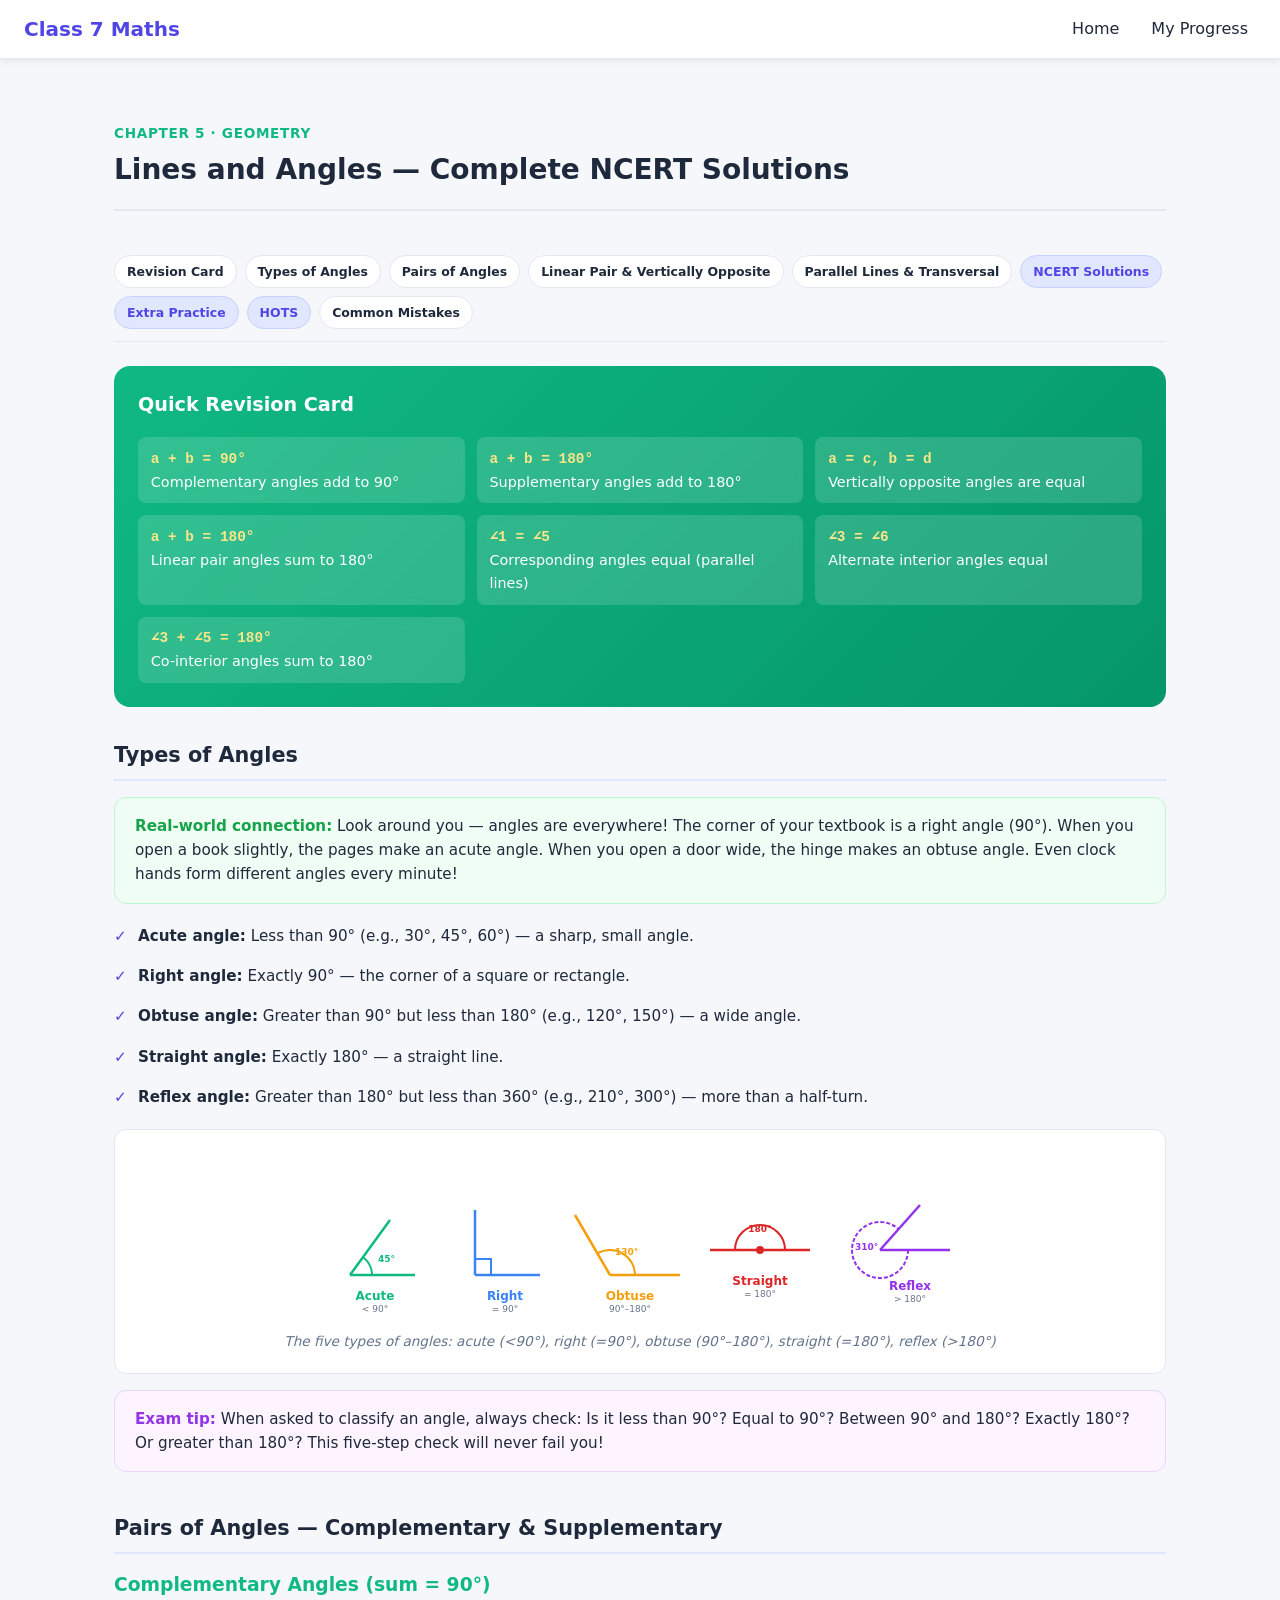
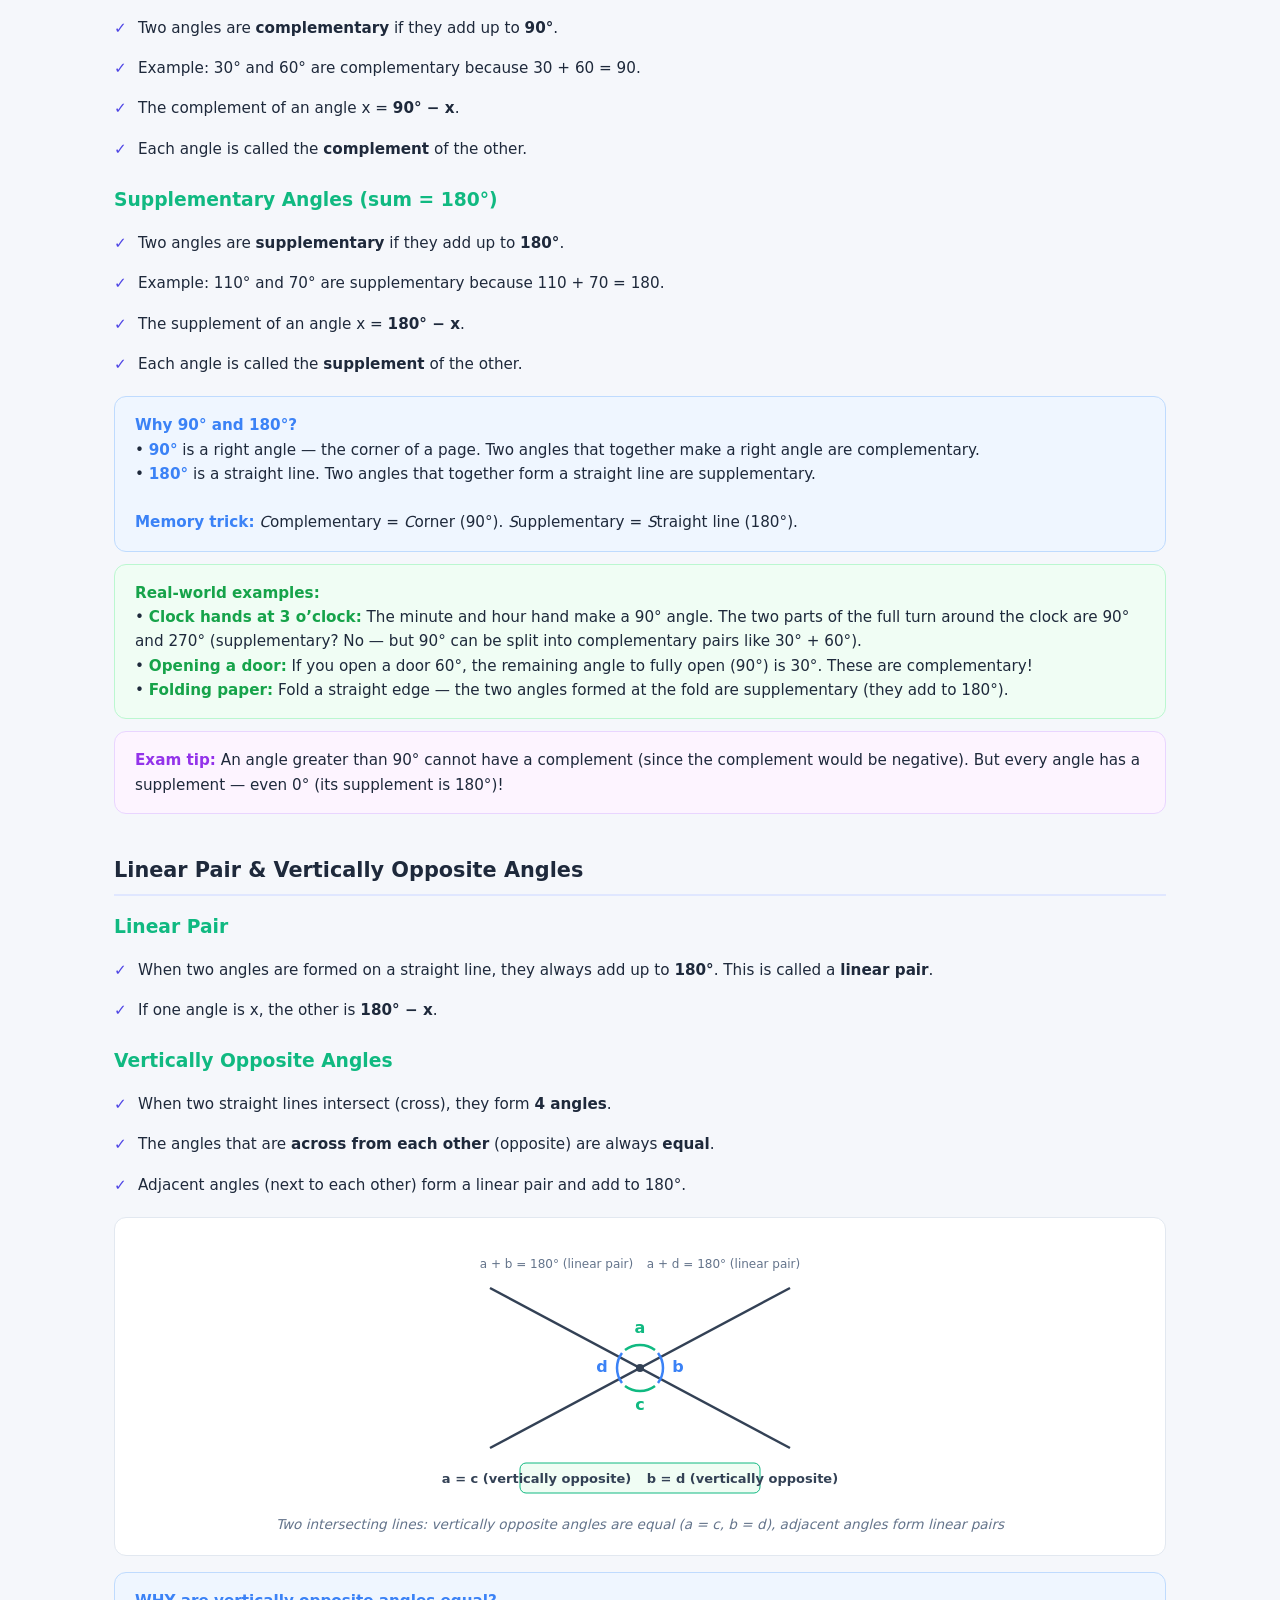
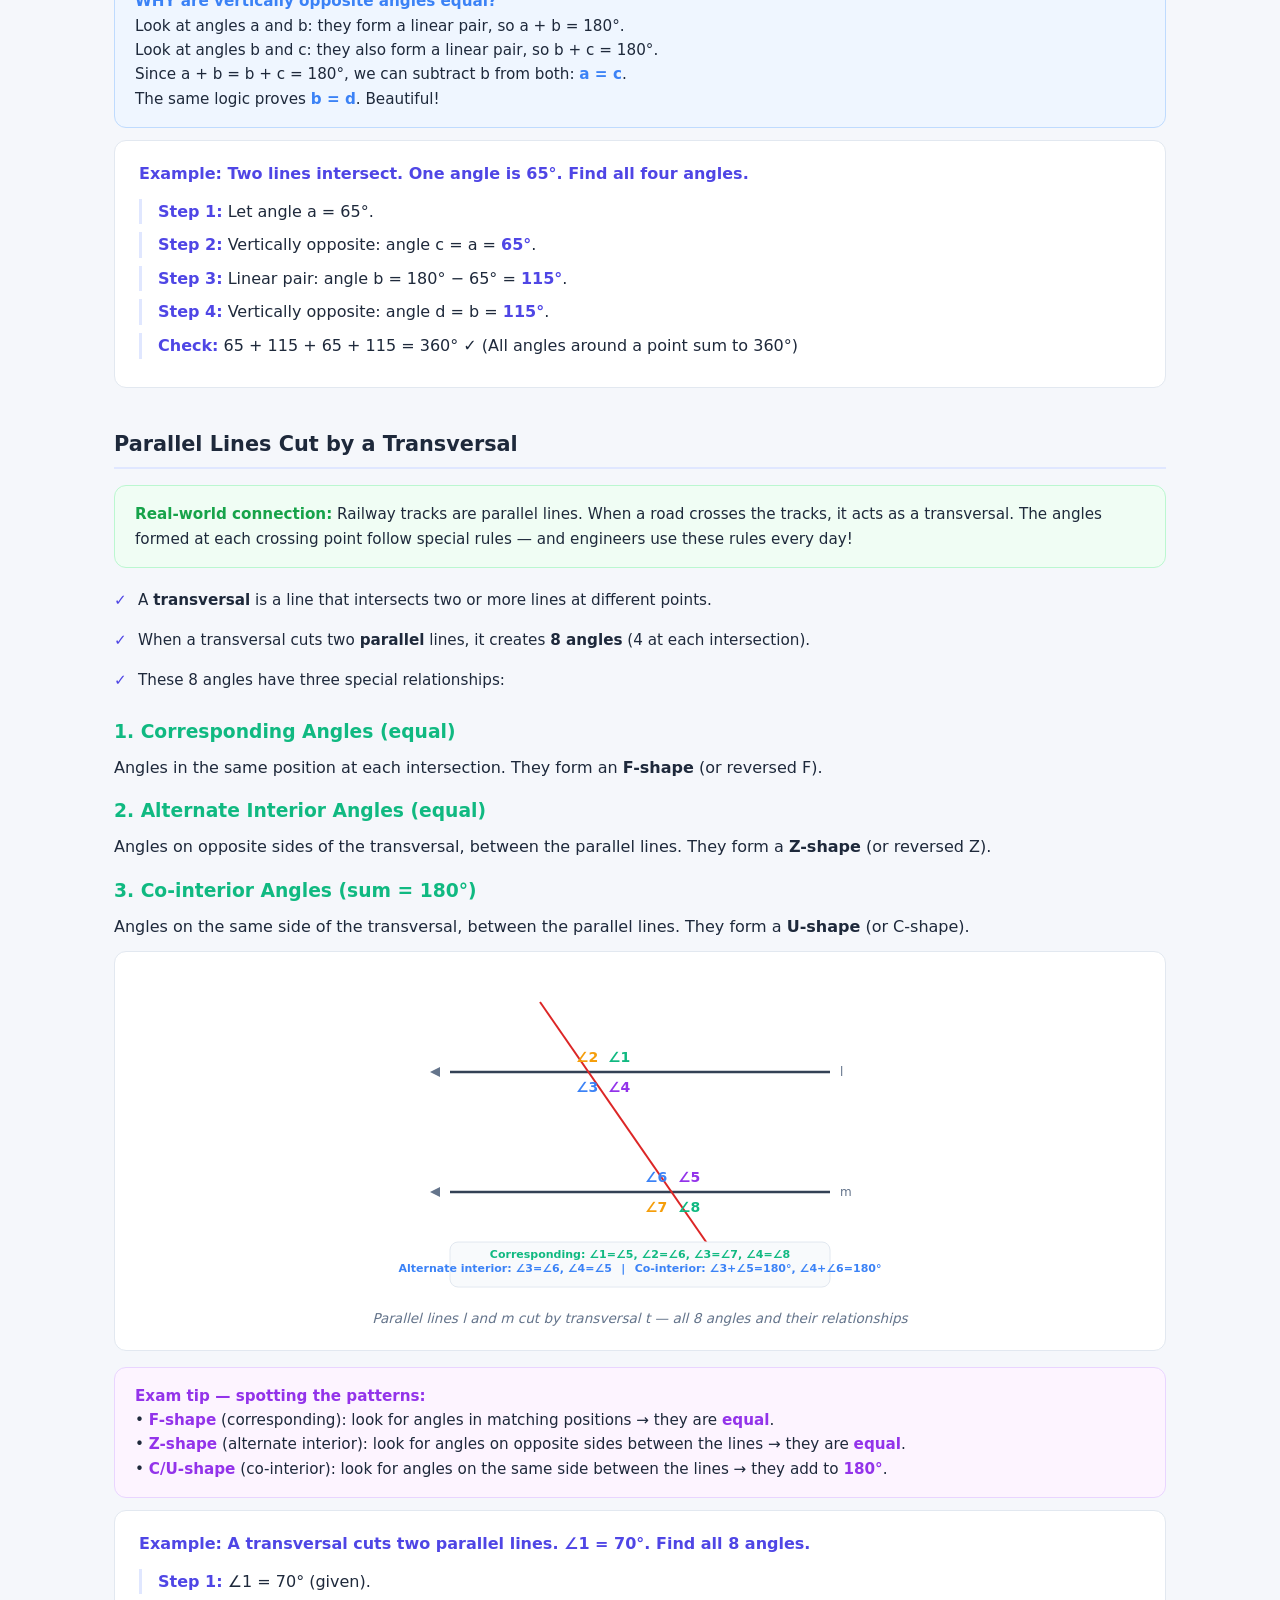
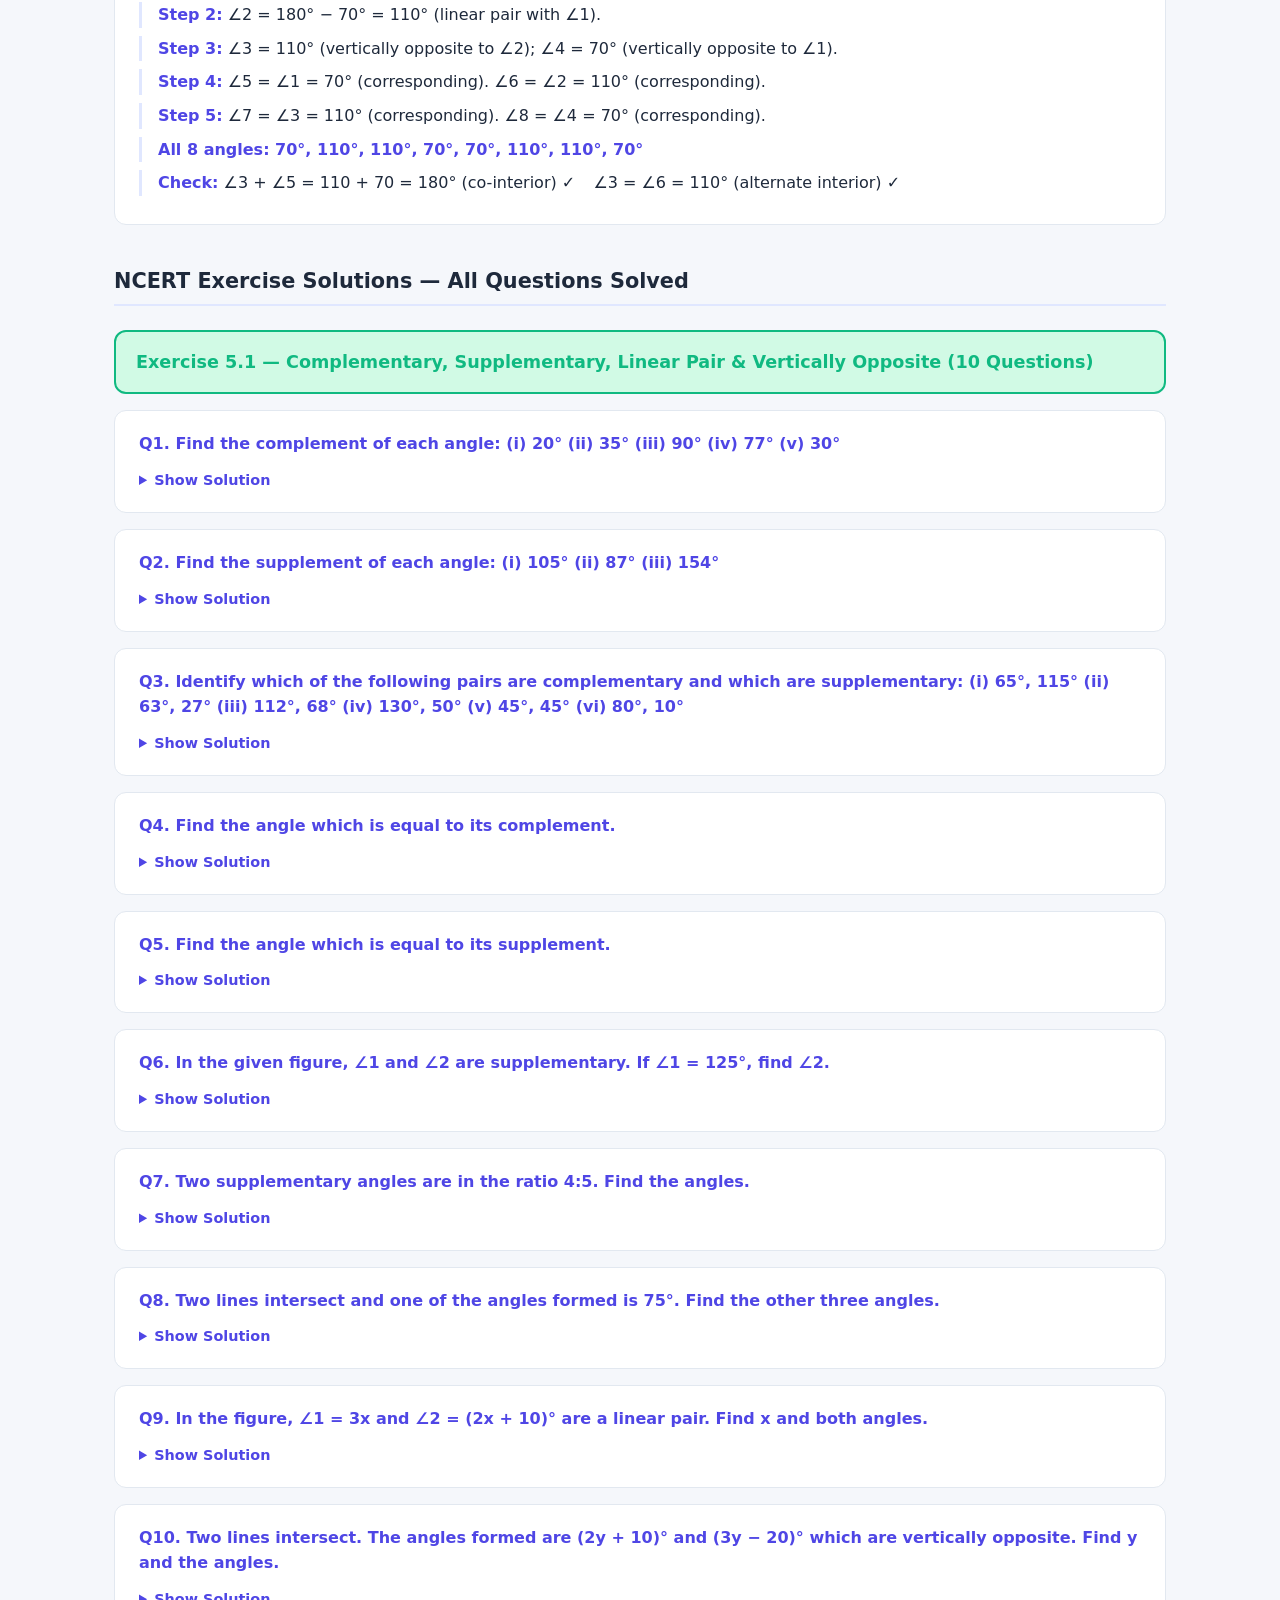
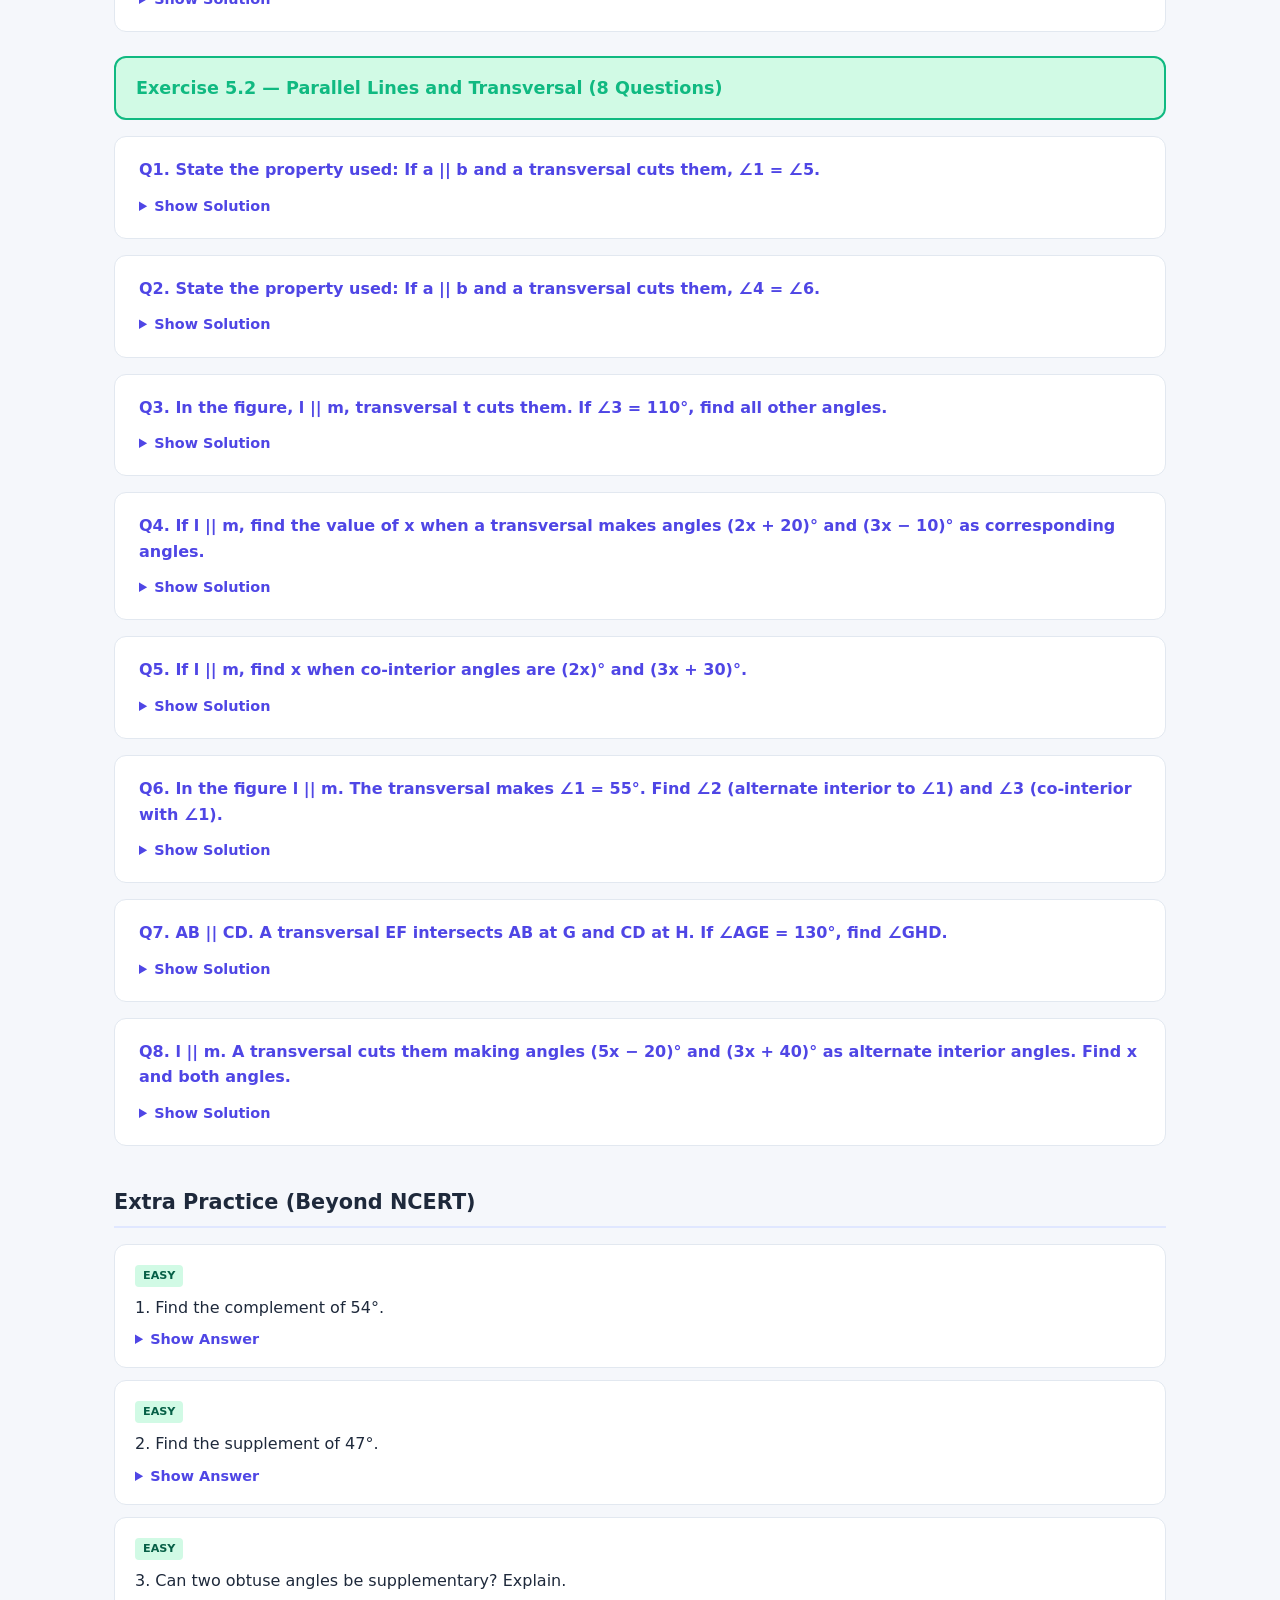
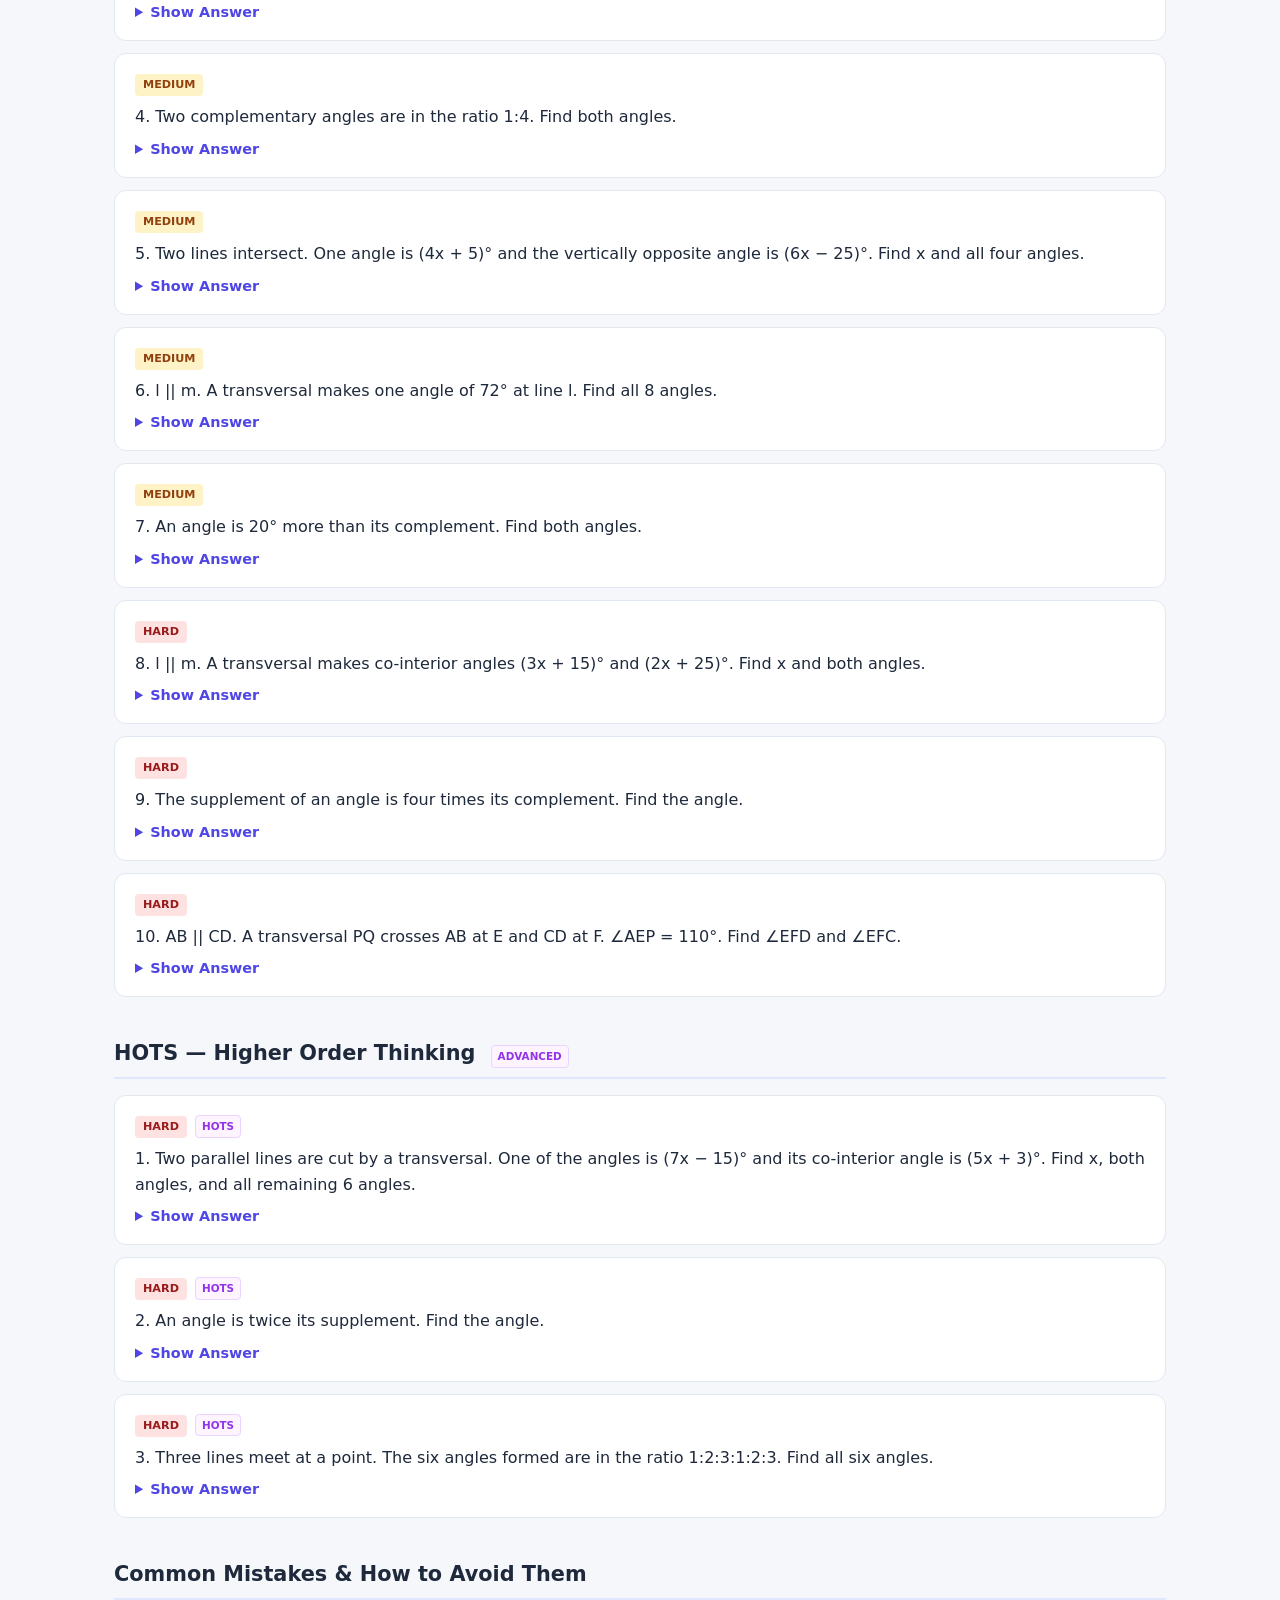
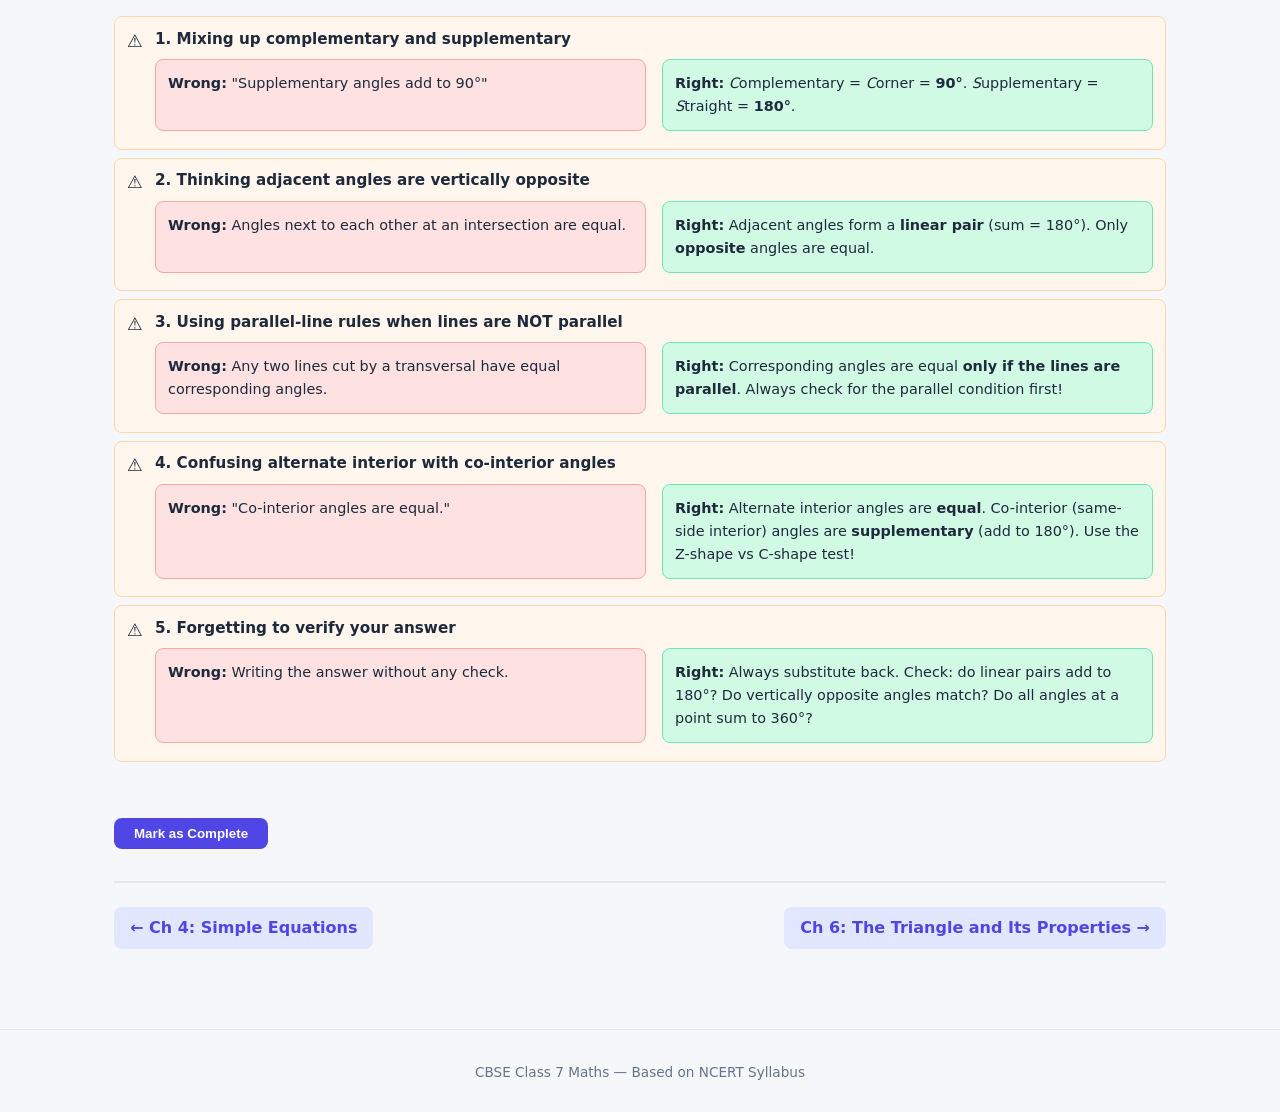
<file: chapters/ch5.html>
<!DOCTYPE html>
<html lang="en">
<head>
<meta charset="UTF-8">
<meta name="viewport" content="width=device-width,initial-scale=1">
<meta name="chapter-num" content="5">
<title>NCERT Solutions Class 7 Maths Chapter 5 Lines and Angles</title>
<meta name="description" content="NCERT Solutions for Class 7 Maths Chapter 5 Lines and Angles. All exercises solved step-by-step with SVG diagrams, real-world examples, HOTS questions and exam tips.">
<link rel="stylesheet" href="../css/style.css">
<style>
.real-world{background:#f0fdf4;border:1px solid #bbf7d0;border-radius:12px;padding:1rem 1.25rem;margin:.75rem 0;font-size:.95rem}
.real-world strong{color:#16a34a}
.why-box{background:#eff6ff;border:1px solid #bfdbfe;border-radius:12px;padding:1rem 1.25rem;margin:.75rem 0;font-size:.95rem}
.why-box strong{color:#3b82f6}
.exam-tip{background:#fdf4ff;border:1px solid #e9d5ff;border-radius:12px;padding:1rem 1.25rem;margin:.75rem 0;font-size:.95rem}
.exam-tip strong{color:#9333ea}
.wrong-right{display:flex;gap:1rem;flex-wrap:wrap;margin:.5rem 0}
.wrong-right .wrong,.wrong-right .right{flex:1;min-width:200px;padding:.75rem;border-radius:8px;font-size:.9rem}
.wrong-right .wrong{background:#fee2e2;border:1px solid #fca5a5}
.wrong-right .right{background:#d1fae5;border:1px solid #6ee7b7}
.revision-card{background:linear-gradient(135deg,#10b981,#059669);color:#fff;border-radius:16px;padding:1.5rem;margin-bottom:2rem}
.revision-card h2{color:#fff;border:none;padding:0;margin-bottom:1rem;font-size:1.2rem}
.revision-card .formula-grid{display:grid;grid-template-columns:repeat(auto-fill,minmax(250px,1fr));gap:.75rem}
.revision-card .f-item{background:rgba(255,255,255,.15);border-radius:8px;padding:.6rem .8rem;font-size:.9rem;backdrop-filter:blur(4px)}
.revision-card .f-item code{color:#fde68a;font-weight:700}
.exercise-header{background:var(--geo-light);border:2px solid var(--geo);border-radius:12px;padding:1rem 1.25rem;margin:1.5rem 0 1rem;font-size:1.1rem;font-weight:700;color:var(--geo)}
.step-reveal summary{cursor:pointer;color:var(--primary);font-weight:600;font-size:.9rem}
.step-reveal .steps-content{padding:.75rem;margin-top:.5rem;background:#f8fafc;border-radius:8px;border:1px solid #e2e8f0}
.hots-tag{display:inline-block;font-size:.65rem;font-weight:700;text-transform:uppercase;padding:2px 6px;border-radius:4px;background:#fdf4ff;color:#9333ea;border:1px solid #e9d5ff;margin-left:.5rem}
</style>
</head>
<body>
<header class="navbar">
  <span class="logo">Class 7 Maths</span>
  <nav>
    <a href="../index.html">Home</a>
    <a href="../progress.html">My Progress</a>
  </nav>
</header>

<div class="container">
  <div class="chapter-header">
    <div class="ch-label" style="color:var(--geo)">Chapter 5 &middot; Geometry</div>
    <h1>Lines and Angles &mdash; Complete NCERT Solutions</h1>
  </div>

  <!-- ===== TOPIC NAV ===== -->
  <nav class="topic-nav">
    <a href="#revision">Revision Card</a>
    <a href="#types-of-angles">Types of Angles</a>
    <a href="#pairs-of-angles">Pairs of Angles</a>
    <a href="#linear-pair">Linear Pair &amp; Vertically Opposite</a>
    <a href="#parallel-lines">Parallel Lines &amp; Transversal</a>
    <a href="#ncert-solutions" class="nav-exercise">NCERT Solutions</a>
    <a href="#extra-practice" class="nav-exercise">Extra Practice</a>
    <a href="#hots" class="nav-exercise">HOTS</a>
    <a href="#mistakes">Common Mistakes</a>
  </nav>

  <!-- ===== QUICK REVISION CARD ===== -->
  <div class="revision-card" id="revision">
    <h2>Quick Revision Card</h2>
    <div class="formula-grid">
      <div class="f-item"><code>a + b = 90&deg;</code><br>Complementary angles add to 90&deg;</div>
      <div class="f-item"><code>a + b = 180&deg;</code><br>Supplementary angles add to 180&deg;</div>
      <div class="f-item"><code>a = c, b = d</code><br>Vertically opposite angles are equal</div>
      <div class="f-item"><code>a + b = 180&deg;</code><br>Linear pair angles sum to 180&deg;</div>
      <div class="f-item"><code>&ang;1 = &ang;5</code><br>Corresponding angles equal (parallel lines)</div>
      <div class="f-item"><code>&ang;3 = &ang;6</code><br>Alternate interior angles equal</div>
      <div class="f-item"><code>&ang;3 + &ang;5 = 180&deg;</code><br>Co-interior angles sum to 180&deg;</div>
    </div>
  </div>

  <!-- ===== SECTION 1: Types of Angles ===== -->
  <div class="section">
    <h2 id="types-of-angles">Types of Angles</h2>
    <div class="real-world">
      <strong>Real-world connection:</strong> Look around you &mdash; angles are everywhere! The corner of your textbook is a right angle (90&deg;). When you open a book slightly, the pages make an acute angle. When you open a door wide, the hinge makes an obtuse angle. Even clock hands form different angles every minute!
    </div>
    <ul class="summary-list">
      <li><strong>Acute angle:</strong> Less than 90&deg; (e.g., 30&deg;, 45&deg;, 60&deg;) &mdash; a sharp, small angle.</li>
      <li><strong>Right angle:</strong> Exactly 90&deg; &mdash; the corner of a square or rectangle.</li>
      <li><strong>Obtuse angle:</strong> Greater than 90&deg; but less than 180&deg; (e.g., 120&deg;, 150&deg;) &mdash; a wide angle.</li>
      <li><strong>Straight angle:</strong> Exactly 180&deg; &mdash; a straight line.</li>
      <li><strong>Reflex angle:</strong> Greater than 180&deg; but less than 360&deg; (e.g., 210&deg;, 300&deg;) &mdash; more than a half-turn.</li>
    </ul>

    <!-- SVG: Types of Angles diagram -->
    <figure class="diagram">
      <svg viewBox="0 0 680 165" width="680" height="165" xmlns="http://www.w3.org/2000/svg">
        <!-- ===== ACUTE (45°) ===== vertex at (50,125) -->
        <line x1="50" y1="125" x2="115" y2="125" stroke="#10b981" stroke-width="2.5"/>
        <line x1="50" y1="125" x2="90" y2="70" stroke="#10b981" stroke-width="2.5"/>
        <!-- Arc: from point on horizontal ray to point on upper ray, radius 22 -->
        <!-- Horizontal point: (72,125). Upper ray direction: (40,-55) normalized*22 ≈ (12.9,-17.7) → (62.9,107.3) -->
        <path d="M 72,125 A 22,22 0 0,0 62.9,107.3" fill="none" stroke="#10b981" stroke-width="2"/>
        <text x="78" y="112" font-size="9" fill="#10b981" font-weight="600">45&deg;</text>
        <text x="75" y="150" text-anchor="middle" font-size="12" fill="#10b981" font-weight="700">Acute</text>
        <text x="75" y="162" text-anchor="middle" font-size="9" fill="#64748b">&lt; 90&deg;</text>

        <!-- ===== RIGHT (90°) ===== vertex at (175,125) -->
        <line x1="175" y1="125" x2="240" y2="125" stroke="#3b82f6" stroke-width="2.5"/>
        <line x1="175" y1="125" x2="175" y2="60" stroke="#3b82f6" stroke-width="2.5"/>
        <!-- Small square at vertex -->
        <polyline points="175,109 191,109 191,125" fill="none" stroke="#3b82f6" stroke-width="2"/>
        <text x="205" y="150" text-anchor="middle" font-size="12" fill="#3b82f6" font-weight="700">Right</text>
        <text x="205" y="162" text-anchor="middle" font-size="9" fill="#64748b">= 90&deg;</text>

        <!-- ===== OBTUSE (130°) ===== vertex at (310,125), horizontal ray right, upper ray up-left -->
        <line x1="310" y1="125" x2="380" y2="125" stroke="#f59e0b" stroke-width="2.5"/>
        <line x1="310" y1="125" x2="275" y2="65" stroke="#f59e0b" stroke-width="2.5"/>
        <!-- Arc: sweeping 130° from horizontal to upper ray (counterclockwise = sweep 0) -->
        <!-- Horizontal point at r=25: (335,125). Upper ray dir: (-35,-60) norm=69.5, *25=(-12.6,-21.6) → (297.4,103.4) -->
        <path d="M 335,125 A 25,25 0 0,0 297.4,103.4" fill="none" stroke="#f59e0b" stroke-width="2"/>
        <text x="315" y="105" font-size="9" fill="#f59e0b" font-weight="600">130&deg;</text>
        <text x="330" y="150" text-anchor="middle" font-size="12" fill="#f59e0b" font-weight="700">Obtuse</text>
        <text x="330" y="162" text-anchor="middle" font-size="9" fill="#64748b">90&deg;&ndash;180&deg;</text>

        <!-- ===== STRAIGHT (180°) ===== vertex at (460,100) -->
        <line x1="410" y1="100" x2="510" y2="100" stroke="#dc2626" stroke-width="2.5"/>
        <circle cx="460" cy="100" r="4" fill="#dc2626"/>
        <!-- Semicircle arc above -->
        <path d="M 485,100 A 25,25 0 0,0 435,100" fill="none" stroke="#dc2626" stroke-width="2"/>
        <text x="460" y="82" text-anchor="middle" font-size="9" fill="#dc2626" font-weight="600">180&deg;</text>
        <text x="460" y="135" text-anchor="middle" font-size="12" fill="#dc2626" font-weight="700">Straight</text>
        <text x="460" y="147" text-anchor="middle" font-size="9" fill="#64748b">= 180&deg;</text>

        <!-- ===== REFLEX (>180°) ===== vertex at (580,100), two rays forming small angle ~50° -->
        <!-- The reflex angle = 360° - 50° = 310° (the BIG outside angle) -->
        <line x1="580" y1="100" x2="650" y2="100" stroke="#9333ea" stroke-width="2.5"/>
        <line x1="580" y1="100" x2="620" y2="55" stroke="#9333ea" stroke-width="2.5"/>
        <!-- Arc must go the OUTSIDE way: from horizontal ray point, clockwise through bottom, to upper ray point -->
        <!-- Horizontal point at r=28: (608,100) -->
        <!-- Upper ray dir (40,-45) norm=60.2, *28=(18.6,-20.9) → (598.6,79.1) -->
        <!-- large-arc=1 (take the big arc), sweep=1 (clockwise = through the bottom/outside) -->
        <path d="M 608,100 A 28,28 0 1,1 598.6,79.1" fill="none" stroke="#9333ea" stroke-width="2" stroke-dasharray="4,2"/>
        <text x="555" y="100" font-size="9" fill="#9333ea" font-weight="600">310&deg;</text>
        <text x="610" y="140" text-anchor="middle" font-size="12" fill="#9333ea" font-weight="700">Reflex</text>
        <text x="610" y="152" text-anchor="middle" font-size="9" fill="#64748b">&gt; 180&deg;</text>
      </svg>
      <figcaption>The five types of angles: acute (&lt;90&deg;), right (=90&deg;), obtuse (90&deg;&ndash;180&deg;), straight (=180&deg;), reflex (&gt;180&deg;)</figcaption>
    </figure>

    <div class="exam-tip">
      <strong>Exam tip:</strong> When asked to classify an angle, always check: Is it less than 90&deg;? Equal to 90&deg;? Between 90&deg; and 180&deg;? Exactly 180&deg;? Or greater than 180&deg;? This five-step check will never fail you!
    </div>
  </div>

  <!-- ===== SECTION 2: Pairs of Angles ===== -->
  <div class="section">
    <h2 id="pairs-of-angles">Pairs of Angles &mdash; Complementary &amp; Supplementary</h2>

    <h3 style="color:var(--geo);margin:1rem 0 .5rem">Complementary Angles (sum = 90&deg;)</h3>
    <ul class="summary-list">
      <li>Two angles are <strong>complementary</strong> if they add up to <strong>90&deg;</strong>.</li>
      <li>Example: 30&deg; and 60&deg; are complementary because 30 + 60 = 90.</li>
      <li>The complement of an angle x = <strong>90&deg; &minus; x</strong>.</li>
      <li>Each angle is called the <strong>complement</strong> of the other.</li>
    </ul>

    <h3 style="color:var(--geo);margin:1rem 0 .5rem">Supplementary Angles (sum = 180&deg;)</h3>
    <ul class="summary-list">
      <li>Two angles are <strong>supplementary</strong> if they add up to <strong>180&deg;</strong>.</li>
      <li>Example: 110&deg; and 70&deg; are supplementary because 110 + 70 = 180.</li>
      <li>The supplement of an angle x = <strong>180&deg; &minus; x</strong>.</li>
      <li>Each angle is called the <strong>supplement</strong> of the other.</li>
    </ul>

    <div class="why-box">
      <strong>Why 90&deg; and 180&deg;?</strong><br>
      &bull; <strong>90&deg;</strong> is a right angle &mdash; the corner of a page. Two angles that together make a right angle are complementary.<br>
      &bull; <strong>180&deg;</strong> is a straight line. Two angles that together form a straight line are supplementary.<br><br>
      <strong>Memory trick:</strong> <em>C</em>omplementary = <em>C</em>orner (90&deg;). <em>S</em>upplementary = <em>S</em>traight line (180&deg;).
    </div>

    <div class="real-world">
      <strong>Real-world examples:</strong><br>
      &bull; <strong>Clock hands at 3 o&rsquo;clock:</strong> The minute and hour hand make a 90&deg; angle. The two parts of the full turn around the clock are 90&deg; and 270&deg; (supplementary? No &mdash; but 90&deg; can be split into complementary pairs like 30&deg; + 60&deg;).<br>
      &bull; <strong>Opening a door:</strong> If you open a door 60&deg;, the remaining angle to fully open (90&deg;) is 30&deg;. These are complementary!<br>
      &bull; <strong>Folding paper:</strong> Fold a straight edge &mdash; the two angles formed at the fold are supplementary (they add to 180&deg;).
    </div>

    <div class="exam-tip">
      <strong>Exam tip:</strong> An angle greater than 90&deg; cannot have a complement (since the complement would be negative). But every angle has a supplement &mdash; even 0&deg; (its supplement is 180&deg;)!
    </div>
  </div>

  <!-- ===== SECTION 3: Linear Pair & Vertically Opposite ===== -->
  <div class="section">
    <h2 id="linear-pair">Linear Pair &amp; Vertically Opposite Angles</h2>

    <h3 style="color:var(--geo);margin:1rem 0 .5rem">Linear Pair</h3>
    <ul class="summary-list">
      <li>When two angles are formed on a straight line, they always add up to <strong>180&deg;</strong>. This is called a <strong>linear pair</strong>.</li>
      <li>If one angle is x, the other is <strong>180&deg; &minus; x</strong>.</li>
    </ul>

    <h3 style="color:var(--geo);margin:1rem 0 .5rem">Vertically Opposite Angles</h3>
    <ul class="summary-list">
      <li>When two straight lines intersect (cross), they form <strong>4 angles</strong>.</li>
      <li>The angles that are <strong>across from each other</strong> (opposite) are always <strong>equal</strong>.</li>
      <li>Adjacent angles (next to each other) form a linear pair and add to 180&deg;.</li>
    </ul>

    <!-- SVG: Two intersecting lines showing vertically opposite angles -->
    <figure class="diagram">
      <svg viewBox="0 0 400 260" width="400" height="260" xmlns="http://www.w3.org/2000/svg">
        <!-- Two intersecting lines -->
        <line x1="50" y1="210" x2="350" y2="50" stroke="#334155" stroke-width="2.5"/>
        <line x1="50" y1="50" x2="350" y2="210" stroke="#334155" stroke-width="2.5"/>
        <!-- Centre point -->
        <circle cx="200" cy="130" r="4" fill="#334155"/>
        <!-- Angle arcs and labels -->
        <!-- Angle a (top) -->
        <path d="M 185,112 A 25,25 0 0,1 215,112" fill="none" stroke="#10b981" stroke-width="2.5"/>
        <text x="200" y="95" text-anchor="middle" font-size="16" fill="#10b981" font-weight="700">a</text>
        <!-- Angle b (right) -->
        <path d="M 218,115 A 25,25 0 0,1 218,145" fill="none" stroke="#3b82f6" stroke-width="2.5"/>
        <text x="238" y="134" text-anchor="middle" font-size="16" fill="#3b82f6" font-weight="700">b</text>
        <!-- Angle c (bottom) -->
        <path d="M 215,148 A 25,25 0 0,1 185,148" fill="none" stroke="#10b981" stroke-width="2.5"/>
        <text x="200" y="172" text-anchor="middle" font-size="16" fill="#10b981" font-weight="700">c</text>
        <!-- Angle d (left) -->
        <path d="M 182,145 A 25,25 0 0,1 182,115" fill="none" stroke="#3b82f6" stroke-width="2.5"/>
        <text x="162" y="134" text-anchor="middle" font-size="16" fill="#3b82f6" font-weight="700">d</text>
        <!-- Labels -->
        <rect x="80" y="225" width="240" height="30" rx="6" fill="#f0fdf4" stroke="#10b981" stroke-width="1"/>
        <text x="200" y="245" text-anchor="middle" font-size="13" fill="#334155" font-weight="600">a = c (vertically opposite) &ensp; b = d (vertically opposite)</text>
        <text x="200" y="30" text-anchor="middle" font-size="12" fill="#64748b">a + b = 180&deg; (linear pair) &ensp; a + d = 180&deg; (linear pair)</text>
      </svg>
      <figcaption>Two intersecting lines: vertically opposite angles are equal (a = c, b = d), adjacent angles form linear pairs</figcaption>
    </figure>

    <div class="why-box">
      <strong>WHY are vertically opposite angles equal?</strong><br>
      Look at angles a and b: they form a linear pair, so a + b = 180&deg;.<br>
      Look at angles b and c: they also form a linear pair, so b + c = 180&deg;.<br>
      Since a + b = b + c = 180&deg;, we can subtract b from both: <strong>a = c</strong>.<br>
      The same logic proves <strong>b = d</strong>. Beautiful!
    </div>

    <div class="example">
      <h3>Example: Two lines intersect. One angle is 65&deg;. Find all four angles.</h3>
      <div class="step"><strong>Step 1:</strong> Let angle a = 65&deg;.</div>
      <div class="step"><strong>Step 2:</strong> Vertically opposite: angle c = a = <strong>65&deg;</strong>.</div>
      <div class="step"><strong>Step 3:</strong> Linear pair: angle b = 180&deg; &minus; 65&deg; = <strong>115&deg;</strong>.</div>
      <div class="step"><strong>Step 4:</strong> Vertically opposite: angle d = b = <strong>115&deg;</strong>.</div>
      <div class="step"><strong>Check:</strong> 65 + 115 + 65 + 115 = 360&deg; &#10003; (All angles around a point sum to 360&deg;)</div>
    </div>
  </div>

  <!-- ===== SECTION 4: Parallel Lines & Transversal ===== -->
  <div class="section">
    <h2 id="parallel-lines">Parallel Lines Cut by a Transversal</h2>
    <div class="real-world">
      <strong>Real-world connection:</strong> Railway tracks are parallel lines. When a road crosses the tracks, it acts as a transversal. The angles formed at each crossing point follow special rules &mdash; and engineers use these rules every day!
    </div>

    <ul class="summary-list">
      <li>A <strong>transversal</strong> is a line that intersects two or more lines at different points.</li>
      <li>When a transversal cuts two <strong>parallel</strong> lines, it creates <strong>8 angles</strong> (4 at each intersection).</li>
      <li>These 8 angles have three special relationships:</li>
    </ul>

    <h3 style="color:var(--geo);margin:1rem 0 .5rem">1. Corresponding Angles (equal)</h3>
    <p>Angles in the same position at each intersection. They form an <strong>F-shape</strong> (or reversed F).</p>

    <h3 style="color:var(--geo);margin:1rem 0 .5rem">2. Alternate Interior Angles (equal)</h3>
    <p>Angles on opposite sides of the transversal, between the parallel lines. They form a <strong>Z-shape</strong> (or reversed Z).</p>

    <h3 style="color:var(--geo);margin:1rem 0 .5rem">3. Co-interior Angles (sum = 180&deg;)</h3>
    <p>Angles on the same side of the transversal, between the parallel lines. They form a <strong>U-shape</strong> (or C-shape).</p>

    <!-- SVG: Parallel lines with transversal showing all 8 angles -->
    <figure class="diagram">
      <svg viewBox="0 0 500 320" width="500" height="320" xmlns="http://www.w3.org/2000/svg">
        <!-- Parallel lines -->
        <line x1="60" y1="100" x2="440" y2="100" stroke="#334155" stroke-width="2.5"/>
        <line x1="60" y1="220" x2="440" y2="220" stroke="#334155" stroke-width="2.5"/>
        <!-- Parallel arrows -->
        <text x="450" y="104" font-size="12" fill="#64748b">l</text>
        <text x="450" y="224" font-size="12" fill="#64748b">m</text>
        <polygon points="50,95 50,105 40,100" fill="#64748b"/>
        <polygon points="50,215 50,225 40,220" fill="#64748b"/>
        <!-- Transversal -->
        <line x1="150" y1="30" x2="330" y2="290" stroke="#dc2626" stroke-width="2"/>
        <text x="335" y="298" font-size="12" fill="#dc2626" font-weight="600">t (transversal)</text>
        <!-- Angles at first intersection (approx x=200, y=100) -->
        <text x="218" y="90" font-size="14" fill="#10b981" font-weight="700">&ang;1</text>
        <text x="186" y="90" font-size="14" fill="#f59e0b" font-weight="700">&ang;2</text>
        <text x="186" y="120" font-size="14" fill="#3b82f6" font-weight="700">&ang;3</text>
        <text x="218" y="120" font-size="14" fill="#9333ea" font-weight="700">&ang;4</text>
        <!-- Angles at second intersection (approx x=270, y=220) -->
        <text x="288" y="210" font-size="14" fill="#9333ea" font-weight="700">&ang;5</text>
        <text x="255" y="210" font-size="14" fill="#3b82f6" font-weight="700">&ang;6</text>
        <text x="255" y="240" font-size="14" fill="#f59e0b" font-weight="700">&ang;7</text>
        <text x="288" y="240" font-size="14" fill="#10b981" font-weight="700">&ang;8</text>
        <!-- Key below -->
        <rect x="60" y="270" width="380" height="45" rx="8" fill="#f8fafc" stroke="#e2e8f0" stroke-width="1"/>
        <text x="250" y="286" text-anchor="middle" font-size="11" fill="#10b981" font-weight="600">Corresponding: &ang;1=&ang;5, &ang;2=&ang;6, &ang;3=&ang;7, &ang;4=&ang;8</text>
        <text x="250" y="300" text-anchor="middle" font-size="11" fill="#3b82f6" font-weight="600">Alternate interior: &ang;3=&ang;6, &ang;4=&ang;5 &ensp;|&ensp; Co-interior: &ang;3+&ang;5=180&deg;, &ang;4+&ang;6=180&deg;</text>
      </svg>
      <figcaption>Parallel lines l and m cut by transversal t &mdash; all 8 angles and their relationships</figcaption>
    </figure>

    <div class="exam-tip">
      <strong>Exam tip &mdash; spotting the patterns:</strong><br>
      &bull; <strong>F-shape</strong> (corresponding): look for angles in matching positions &rarr; they are <strong>equal</strong>.<br>
      &bull; <strong>Z-shape</strong> (alternate interior): look for angles on opposite sides between the lines &rarr; they are <strong>equal</strong>.<br>
      &bull; <strong>C/U-shape</strong> (co-interior): look for angles on the same side between the lines &rarr; they add to <strong>180&deg;</strong>.
    </div>

    <div class="example">
      <h3>Example: A transversal cuts two parallel lines. &ang;1 = 70&deg;. Find all 8 angles.</h3>
      <div class="step"><strong>Step 1:</strong> &ang;1 = 70&deg; (given).</div>
      <div class="step"><strong>Step 2:</strong> &ang;2 = 180&deg; &minus; 70&deg; = 110&deg; (linear pair with &ang;1).</div>
      <div class="step"><strong>Step 3:</strong> &ang;3 = 110&deg; (vertically opposite to &ang;2); &ang;4 = 70&deg; (vertically opposite to &ang;1).</div>
      <div class="step"><strong>Step 4:</strong> &ang;5 = &ang;1 = 70&deg; (corresponding). &ang;6 = &ang;2 = 110&deg; (corresponding).</div>
      <div class="step"><strong>Step 5:</strong> &ang;7 = &ang;3 = 110&deg; (corresponding). &ang;8 = &ang;4 = 70&deg; (corresponding).</div>
      <div class="step"><strong>All 8 angles: 70&deg;, 110&deg;, 110&deg;, 70&deg;, 70&deg;, 110&deg;, 110&deg;, 70&deg;</strong></div>
      <div class="step"><strong>Check:</strong> &ang;3 + &ang;5 = 110 + 70 = 180&deg; (co-interior) &#10003; &ensp; &ang;3 = &ang;6 = 110&deg; (alternate interior) &#10003;</div>
    </div>
  </div>

  <!-- ===== NCERT SOLUTIONS ===== -->
  <div class="section">
    <h2 id="ncert-solutions">NCERT Exercise Solutions &mdash; All Questions Solved</h2>

    <div class="exercise-header">Exercise 5.1 &mdash; Complementary, Supplementary, Linear Pair &amp; Vertically Opposite (10 Questions)</div>

    <div class="example">
      <h3>Q1. Find the complement of each angle: (i) 20&deg; (ii) 35&deg; (iii) 90&deg; (iv) 77&deg; (v) 30&deg;</h3>
      <details class="step-reveal"><summary>Show Solution</summary><div class="steps-content">
        <div class="step"><strong>Rule:</strong> Complement of an angle x = 90&deg; &minus; x</div>
        <div class="step"><strong>(i)</strong> Complement of 20&deg; = 90&deg; &minus; 20&deg; = <strong>70&deg;</strong></div>
        <div class="step"><strong>(ii)</strong> Complement of 35&deg; = 90&deg; &minus; 35&deg; = <strong>55&deg;</strong></div>
        <div class="step"><strong>(iii)</strong> Complement of 90&deg; = 90&deg; &minus; 90&deg; = <strong>0&deg;</strong></div>
        <div class="step"><strong>(iv)</strong> Complement of 77&deg; = 90&deg; &minus; 77&deg; = <strong>13&deg;</strong></div>
        <div class="step"><strong>(v)</strong> Complement of 30&deg; = 90&deg; &minus; 30&deg; = <strong>60&deg;</strong></div>
        <div class="step"><strong>Check:</strong> In each case, angle + complement = 90&deg; &#10003;</div>
      </div></details>
    </div>

    <div class="example">
      <h3>Q2. Find the supplement of each angle: (i) 105&deg; (ii) 87&deg; (iii) 154&deg;</h3>
      <details class="step-reveal"><summary>Show Solution</summary><div class="steps-content">
        <div class="step"><strong>Rule:</strong> Supplement of an angle x = 180&deg; &minus; x</div>
        <div class="step"><strong>(i)</strong> Supplement of 105&deg; = 180&deg; &minus; 105&deg; = <strong>75&deg;</strong></div>
        <div class="step"><strong>(ii)</strong> Supplement of 87&deg; = 180&deg; &minus; 87&deg; = <strong>93&deg;</strong></div>
        <div class="step"><strong>(iii)</strong> Supplement of 154&deg; = 180&deg; &minus; 154&deg; = <strong>26&deg;</strong></div>
        <div class="step"><strong>Check:</strong> 105+75=180 &#10003;, 87+93=180 &#10003;, 154+26=180 &#10003;</div>
      </div></details>
    </div>

    <div class="example">
      <h3>Q3. Identify which of the following pairs are complementary and which are supplementary: (i) 65&deg;, 115&deg; (ii) 63&deg;, 27&deg; (iii) 112&deg;, 68&deg; (iv) 130&deg;, 50&deg; (v) 45&deg;, 45&deg; (vi) 80&deg;, 10&deg;</h3>
      <details class="step-reveal"><summary>Show Solution</summary><div class="steps-content">
        <div class="step"><strong>Step 1:</strong> Add each pair and check: sum = 90&deg; (complementary) or 180&deg; (supplementary).</div>
        <div class="step"><strong>(i)</strong> 65 + 115 = 180 &rarr; <strong>Supplementary</strong></div>
        <div class="step"><strong>(ii)</strong> 63 + 27 = 90 &rarr; <strong>Complementary</strong></div>
        <div class="step"><strong>(iii)</strong> 112 + 68 = 180 &rarr; <strong>Supplementary</strong></div>
        <div class="step"><strong>(iv)</strong> 130 + 50 = 180 &rarr; <strong>Supplementary</strong></div>
        <div class="step"><strong>(v)</strong> 45 + 45 = 90 &rarr; <strong>Complementary</strong></div>
        <div class="step"><strong>(vi)</strong> 80 + 10 = 90 &rarr; <strong>Complementary</strong></div>
      </div></details>
    </div>

    <div class="example">
      <h3>Q4. Find the angle which is equal to its complement.</h3>
      <details class="step-reveal"><summary>Show Solution</summary><div class="steps-content">
        <div class="step"><strong>Step 1:</strong> Let the angle be x. Its complement is also x (since they are equal).</div>
        <div class="step"><strong>Step 2:</strong> Complementary angles add to 90&deg;: x + x = 90&deg;</div>
        <div class="step"><strong>Step 3:</strong> Simplify: 2x = 90&deg;</div>
        <div class="step"><strong>Step 4:</strong> Divide by 2: x = 90 &divide; 2 = <strong>45&deg;</strong></div>
        <div class="step"><strong>Check:</strong> 45&deg; + 45&deg; = 90&deg; &#10003; Both angles are 45&deg; and they are complementary.</div>
      </div></details>
    </div>

    <div class="example">
      <h3>Q5. Find the angle which is equal to its supplement.</h3>
      <details class="step-reveal"><summary>Show Solution</summary><div class="steps-content">
        <div class="step"><strong>Step 1:</strong> Let the angle be x. Its supplement is also x.</div>
        <div class="step"><strong>Step 2:</strong> Supplementary angles add to 180&deg;: x + x = 180&deg;</div>
        <div class="step"><strong>Step 3:</strong> Simplify: 2x = 180&deg;</div>
        <div class="step"><strong>Step 4:</strong> Divide by 2: x = 180 &divide; 2 = <strong>90&deg;</strong></div>
        <div class="step"><strong>Check:</strong> 90&deg; + 90&deg; = 180&deg; &#10003; A right angle is its own supplement.</div>
      </div></details>
    </div>

    <div class="example">
      <h3>Q6. In the given figure, &ang;1 and &ang;2 are supplementary. If &ang;1 = 125&deg;, find &ang;2.</h3>
      <details class="step-reveal"><summary>Show Solution</summary><div class="steps-content">
        <div class="step"><strong>Step 1:</strong> Supplementary angles add to 180&deg;.</div>
        <div class="step"><strong>Step 2:</strong> &ang;1 + &ang;2 = 180&deg;</div>
        <div class="step"><strong>Step 3:</strong> 125&deg; + &ang;2 = 180&deg;</div>
        <div class="step"><strong>Step 4:</strong> &ang;2 = 180&deg; &minus; 125&deg; = <strong>55&deg;</strong></div>
        <div class="step"><strong>Check:</strong> 125 + 55 = 180 &#10003;</div>
      </div></details>
    </div>

    <div class="example">
      <h3>Q7. Two supplementary angles are in the ratio 4:5. Find the angles.</h3>
      <details class="step-reveal"><summary>Show Solution</summary><div class="steps-content">
        <div class="step"><strong>Step 1:</strong> Let the angles be 4x and 5x.</div>
        <div class="step"><strong>Step 2:</strong> Since they are supplementary: 4x + 5x = 180&deg;</div>
        <div class="step"><strong>Step 3:</strong> Simplify: 9x = 180&deg;</div>
        <div class="step"><strong>Step 4:</strong> Divide by 9: x = 20&deg;</div>
        <div class="step"><strong>Step 5:</strong> First angle = 4 &times; 20 = <strong>80&deg;</strong>. Second angle = 5 &times; 20 = <strong>100&deg;</strong>.</div>
        <div class="step"><strong>Check:</strong> 80 + 100 = 180 &#10003; and ratio 80:100 = 4:5 &#10003;</div>
      </div></details>
    </div>

    <div class="example">
      <h3>Q8. Two lines intersect and one of the angles formed is 75&deg;. Find the other three angles.</h3>
      <details class="step-reveal"><summary>Show Solution</summary><div class="steps-content">
        <div class="step"><strong>Step 1:</strong> Let &ang;a = 75&deg; (given).</div>
        <div class="step"><strong>Step 2:</strong> Vertically opposite angle: &ang;c = &ang;a = <strong>75&deg;</strong>.</div>
        <div class="step"><strong>Step 3:</strong> Linear pair with &ang;a: &ang;b = 180&deg; &minus; 75&deg; = <strong>105&deg;</strong>.</div>
        <div class="step"><strong>Step 4:</strong> Vertically opposite to &ang;b: &ang;d = &ang;b = <strong>105&deg;</strong>.</div>
        <div class="step"><strong>Check:</strong> 75 + 105 + 75 + 105 = 360&deg; &#10003;</div>
      </div></details>
    </div>

    <div class="example">
      <h3>Q9. In the figure, &ang;1 = 3x and &ang;2 = (2x + 10)&deg; are a linear pair. Find x and both angles.</h3>
      <details class="step-reveal"><summary>Show Solution</summary><div class="steps-content">
        <div class="step"><strong>Step 1:</strong> Linear pair means &ang;1 + &ang;2 = 180&deg;.</div>
        <div class="step"><strong>Step 2:</strong> Substitute: 3x + (2x + 10) = 180</div>
        <div class="step"><strong>Step 3:</strong> Simplify: 5x + 10 = 180</div>
        <div class="step"><strong>Step 4:</strong> Transpose: 5x = 180 &minus; 10 = 170</div>
        <div class="step"><strong>Step 5:</strong> Divide: x = 170 &divide; 5 = <strong>34</strong></div>
        <div class="step"><strong>Step 6:</strong> &ang;1 = 3(34) = <strong>102&deg;</strong>. &ang;2 = 2(34) + 10 = <strong>78&deg;</strong>.</div>
        <div class="step"><strong>Check:</strong> 102 + 78 = 180 &#10003;</div>
      </div></details>
    </div>

    <div class="example">
      <h3>Q10. Two lines intersect. The angles formed are (2y + 10)&deg; and (3y &minus; 20)&deg; which are vertically opposite. Find y and the angles.</h3>
      <details class="step-reveal"><summary>Show Solution</summary><div class="steps-content">
        <div class="step"><strong>Step 1:</strong> Vertically opposite angles are equal.</div>
        <div class="step"><strong>Step 2:</strong> Set them equal: 2y + 10 = 3y &minus; 20</div>
        <div class="step"><strong>Step 3:</strong> Transpose 2y to RHS and &minus;20 to LHS: 10 + 20 = 3y &minus; 2y</div>
        <div class="step"><strong>Step 4:</strong> Simplify: 30 = y, so <strong>y = 30</strong></div>
        <div class="step"><strong>Step 5:</strong> First angle = 2(30) + 10 = <strong>70&deg;</strong>. Second angle = 3(30) &minus; 20 = <strong>70&deg;</strong>. (Equal &#10003;)</div>
        <div class="step"><strong>Step 6:</strong> Other two angles = 180 &minus; 70 = <strong>110&deg;</strong> each (linear pair).</div>
        <div class="step"><strong>Check:</strong> 70 + 110 + 70 + 110 = 360&deg; &#10003;</div>
      </div></details>
    </div>

    <div class="exercise-header">Exercise 5.2 &mdash; Parallel Lines and Transversal (8 Questions)</div>

    <div class="example">
      <h3>Q1. State the property used: If a || b and a transversal cuts them, &ang;1 = &ang;5.</h3>
      <details class="step-reveal"><summary>Show Solution</summary><div class="steps-content">
        <div class="step"><strong>Step 1:</strong> Identify the positions of &ang;1 and &ang;5 &mdash; they are on the same side of the transversal, in matching positions at each intersection.</div>
        <div class="step"><strong>Step 2:</strong> Angles in matching positions are called corresponding angles.</div>
        <div class="step"><strong>Step 3:</strong> When lines are parallel, corresponding angles are equal.</div>
        <div class="step"><strong>Answer:</strong> The property used is <strong>corresponding angles</strong> (when parallel lines are cut by a transversal, corresponding angles are equal).</div>
      </div></details>
    </div>

    <div class="example">
      <h3>Q2. State the property used: If a || b and a transversal cuts them, &ang;4 = &ang;6.</h3>
      <details class="step-reveal"><summary>Show Solution</summary><div class="steps-content">
        <div class="step"><strong>Step 1:</strong> &ang;4 and &ang;6 are on opposite sides of the transversal.</div>
        <div class="step"><strong>Step 2:</strong> They are between the parallel lines (in the interior region).</div>
        <div class="step"><strong>Step 3:</strong> Angles on opposite sides of the transversal, in the interior, are alternate interior angles.</div>
        <div class="step"><strong>Answer:</strong> The property used is <strong>alternate interior angles</strong> (when parallel lines are cut by a transversal, alternate interior angles are equal).</div>
      </div></details>
    </div>

    <div class="example">
      <h3>Q3. In the figure, l || m, transversal t cuts them. If &ang;3 = 110&deg;, find all other angles.</h3>
      <details class="step-reveal"><summary>Show Solution</summary><div class="steps-content">
        <div class="step"><strong>Step 1:</strong> &ang;3 = 110&deg; (given).</div>
        <div class="step"><strong>Step 2:</strong> &ang;1 = 180&deg; &minus; 110&deg; = 70&deg; (linear pair with &ang;3 on line l).</div>
        <div class="step"><strong>Step 3:</strong> &ang;2 = 180&deg; &minus; 110&deg; = 70&deg; (linear pair with &ang;3). &ang;4 = 110&deg; (vertically opposite to &ang;3).</div>
        <div class="step"><strong>Step 4:</strong> Using corresponding angles (l || m): &ang;7 = &ang;3 = 110&deg;, &ang;5 = &ang;1 = 70&deg;, &ang;6 = &ang;2 = 70&deg;, &ang;8 = &ang;4 = 110&deg;.</div>
        <div class="step"><strong>All angles:</strong> &ang;1=70&deg;, &ang;2=70&deg;, &ang;3=110&deg;, &ang;4=110&deg;, &ang;5=70&deg;, &ang;6=70&deg;, &ang;7=110&deg;, &ang;8=110&deg;</div>
        <div class="step"><strong>Check:</strong> Alternate interior: &ang;3 = &ang;6? 110 &ne; 70 &mdash; wait, let us recheck. &ang;3 and &ang;6 are alternate interior so &ang;6 = &ang;3 = 110&deg;. Correcting: &ang;6 = 110&deg;, &ang;5 = 70&deg; (linear pair with &ang;6). So: &ang;5=70&deg;, &ang;6=110&deg;, &ang;7=70&deg; (vert. opp. to &ang;6?). Let me label carefully.</div>
        <div class="step"><strong>Careful labelling:</strong> At first intersection: &ang;1(top-right)=70&deg;, &ang;2(top-left)=110&deg;... The answer depends on exact positions. Using standard labelling: &ang;3=110&deg; &rarr; &ang;1=70&deg;, &ang;2=110&deg;, &ang;4=70&deg; at first point. At second point: &ang;5=110&deg;, &ang;6=70&deg;, &ang;7=110&deg;, &ang;8=70&deg; (corresponding to &ang;1,&ang;2,&ang;3,&ang;4).</div>
        <div class="step"><strong>Final answer:</strong> &ang;1=70&deg;, &ang;2=110&deg;, &ang;3=110&deg;, &ang;4=70&deg;, &ang;5=110&deg;, &ang;6=70&deg;, &ang;7=110&deg;, &ang;8=70&deg; &#10003;</div>
      </div></details>
    </div>

    <div class="example">
      <h3>Q4. If l || m, find the value of x when a transversal makes angles (2x + 20)&deg; and (3x &minus; 10)&deg; as corresponding angles.</h3>
      <details class="step-reveal"><summary>Show Solution</summary><div class="steps-content">
        <div class="step"><strong>Step 1:</strong> Corresponding angles are equal when lines are parallel.</div>
        <div class="step"><strong>Step 2:</strong> Set them equal: 2x + 20 = 3x &minus; 10</div>
        <div class="step"><strong>Step 3:</strong> Transpose: 20 + 10 = 3x &minus; 2x</div>
        <div class="step"><strong>Step 4:</strong> Simplify: <strong>x = 30</strong></div>
        <div class="step"><strong>Step 5:</strong> Angles = 2(30)+20 = 80&deg; and 3(30)&minus;10 = 80&deg;. Equal &#10003;</div>
      </div></details>
    </div>

    <div class="example">
      <h3>Q5. If l || m, find x when co-interior angles are (2x)&deg; and (3x + 30)&deg;.</h3>
      <details class="step-reveal"><summary>Show Solution</summary><div class="steps-content">
        <div class="step"><strong>Step 1:</strong> Co-interior angles add up to 180&deg; (when lines are parallel).</div>
        <div class="step"><strong>Step 2:</strong> 2x + (3x + 30) = 180</div>
        <div class="step"><strong>Step 3:</strong> Simplify: 5x + 30 = 180</div>
        <div class="step"><strong>Step 4:</strong> Transpose: 5x = 180 &minus; 30 = 150</div>
        <div class="step"><strong>Step 5:</strong> Divide: x = 150 &divide; 5 = <strong>30</strong></div>
        <div class="step"><strong>Step 6:</strong> Angles = 2(30) = 60&deg; and 3(30)+30 = 120&deg;.</div>
        <div class="step"><strong>Check:</strong> 60 + 120 = 180 &#10003;</div>
      </div></details>
    </div>

    <div class="example">
      <h3>Q6. In the figure l || m. The transversal makes &ang;1 = 55&deg;. Find &ang;2 (alternate interior to &ang;1) and &ang;3 (co-interior with &ang;1).</h3>
      <details class="step-reveal"><summary>Show Solution</summary><div class="steps-content">
        <div class="step"><strong>Step 1:</strong> &ang;1 = 55&deg; (given), l || m.</div>
        <div class="step"><strong>Step 2:</strong> &ang;2 is alternate interior to &ang;1. Alternate interior angles are equal.</div>
        <div class="step"><strong>Step 3:</strong> &ang;2 = &ang;1 = <strong>55&deg;</strong></div>
        <div class="step"><strong>Step 4:</strong> &ang;3 is co-interior with &ang;1. Co-interior angles add to 180&deg;.</div>
        <div class="step"><strong>Step 5:</strong> &ang;3 = 180&deg; &minus; 55&deg; = <strong>125&deg;</strong></div>
        <div class="step"><strong>Check:</strong> &ang;1 + &ang;3 = 55 + 125 = 180 &#10003;</div>
      </div></details>
    </div>

    <div class="example">
      <h3>Q7. AB || CD. A transversal EF intersects AB at G and CD at H. If &ang;AGE = 130&deg;, find &ang;GHD.</h3>
      <details class="step-reveal"><summary>Show Solution</summary><div class="steps-content">
        <div class="step"><strong>Step 1:</strong> Draw the situation: AB and CD are parallel. EF crosses them at G and H.</div>
        <div class="step"><strong>Step 2:</strong> &ang;AGE = 130&deg; is above line AB, on the left of the transversal.</div>
        <div class="step"><strong>Step 3:</strong> &ang;GHD is below line CD, on the right of the transversal.</div>
        <div class="step"><strong>Step 4:</strong> &ang;AGE and &ang;GHD are alternate interior angles (on opposite sides of the transversal, between the parallel lines).</div>
        <div class="step"><strong>Step 5:</strong> Alternate interior angles are equal: &ang;GHD = &ang;AGE = <strong>130&deg;</strong></div>
        <div class="step"><strong>Check:</strong> Both angles are between the parallel lines and on alternate sides &#10003;</div>
      </div></details>
    </div>

    <div class="example">
      <h3>Q8. l || m. A transversal cuts them making angles (5x &minus; 20)&deg; and (3x + 40)&deg; as alternate interior angles. Find x and both angles.</h3>
      <details class="step-reveal"><summary>Show Solution</summary><div class="steps-content">
        <div class="step"><strong>Step 1:</strong> Alternate interior angles are equal (since l || m).</div>
        <div class="step"><strong>Step 2:</strong> Set equal: 5x &minus; 20 = 3x + 40</div>
        <div class="step"><strong>Step 3:</strong> Transpose: 5x &minus; 3x = 40 + 20</div>
        <div class="step"><strong>Step 4:</strong> Simplify: 2x = 60 &rarr; <strong>x = 30</strong></div>
        <div class="step"><strong>Step 5:</strong> First angle = 5(30) &minus; 20 = 150 &minus; 20 = <strong>130&deg;</strong></div>
        <div class="step"><strong>Step 6:</strong> Second angle = 3(30) + 40 = 90 + 40 = <strong>130&deg;</strong></div>
        <div class="step"><strong>Check:</strong> Both angles = 130&deg;. Equal &#10003; (alternate interior angles verified)</div>
      </div></details>
    </div>
  </div>

  <!-- ===== EXTRA PRACTICE ===== -->
  <div class="section">
    <h2 id="extra-practice">Extra Practice (Beyond NCERT)</h2>

    <div class="problem"><span class="difficulty easy">Easy</span>
      <p>1. Find the complement of 54&deg;.</p>
      <details><summary>Show Answer</summary><div class="answer">
        <strong>Step 1:</strong> Complement = 90&deg; &minus; angle.<br>
        <strong>Step 2:</strong> 90&deg; &minus; 54&deg; = <strong>36&deg;</strong><br>
        <strong>Check:</strong> 54 + 36 = 90 &#10003;
      </div></details>
    </div>

    <div class="problem"><span class="difficulty easy">Easy</span>
      <p>2. Find the supplement of 47&deg;.</p>
      <details><summary>Show Answer</summary><div class="answer">
        <strong>Step 1:</strong> Supplement = 180&deg; &minus; angle.<br>
        <strong>Step 2:</strong> 180&deg; &minus; 47&deg; = <strong>133&deg;</strong><br>
        <strong>Check:</strong> 47 + 133 = 180 &#10003;
      </div></details>
    </div>

    <div class="problem"><span class="difficulty easy">Easy</span>
      <p>3. Can two obtuse angles be supplementary? Explain.</p>
      <details><summary>Show Answer</summary><div class="answer">
        <strong>Step 1:</strong> Obtuse angles are greater than 90&deg;.<br>
        <strong>Step 2:</strong> The smallest obtuse angle is just above 90&deg;.<br>
        <strong>Step 3:</strong> Sum of two obtuse angles &gt; 90 + 90 = 180&deg;.<br>
        <strong>Answer: No.</strong> Two obtuse angles always add to more than 180&deg;, so they cannot be supplementary.
      </div></details>
    </div>

    <div class="problem"><span class="difficulty medium">Medium</span>
      <p>4. Two complementary angles are in the ratio 1:4. Find both angles.</p>
      <details><summary>Show Answer</summary><div class="answer">
        <strong>Step 1:</strong> Let angles be x and 4x.<br>
        <strong>Step 2:</strong> x + 4x = 90&deg; &rarr; 5x = 90&deg;<br>
        <strong>Step 3:</strong> x = 18&deg;<br>
        <strong>Step 4:</strong> Angles = <strong>18&deg; and 72&deg;</strong><br>
        <strong>Check:</strong> 18 + 72 = 90 &#10003;, ratio = 18:72 = 1:4 &#10003;
      </div></details>
    </div>

    <div class="problem"><span class="difficulty medium">Medium</span>
      <p>5. Two lines intersect. One angle is (4x + 5)&deg; and the vertically opposite angle is (6x &minus; 25)&deg;. Find x and all four angles.</p>
      <details><summary>Show Answer</summary><div class="answer">
        <strong>Step 1:</strong> Vertically opposite angles are equal: 4x + 5 = 6x &minus; 25.<br>
        <strong>Step 2:</strong> Transpose: 5 + 25 = 6x &minus; 4x &rarr; 30 = 2x.<br>
        <strong>Step 3:</strong> x = 15.<br>
        <strong>Step 4:</strong> Angles = 4(15)+5 = <strong>65&deg;</strong>. Vertically opposite = <strong>65&deg;</strong>.<br>
        <strong>Step 5:</strong> Other pair = 180 &minus; 65 = <strong>115&deg;</strong> each.<br>
        <strong>Check:</strong> 65+115+65+115 = 360 &#10003;
      </div></details>
    </div>

    <div class="problem"><span class="difficulty medium">Medium</span>
      <p>6. l || m. A transversal makes one angle of 72&deg; at line l. Find all 8 angles.</p>
      <details><summary>Show Answer</summary><div class="answer">
        <strong>Step 1:</strong> At line l: 72&deg; and its linear pair 180&minus;72 = 108&deg;. Vertically opposite gives: 72&deg;, 108&deg;, 72&deg;, 108&deg;.<br>
        <strong>Step 2:</strong> At line m (corresponding angles equal): 72&deg;, 108&deg;, 72&deg;, 108&deg;.<br>
        <strong>All 8 angles: 72&deg;, 108&deg;, 72&deg;, 108&deg;, 72&deg;, 108&deg;, 72&deg;, 108&deg;</strong><br>
        <strong>Check:</strong> Co-interior: 72+108=180 &#10003;
      </div></details>
    </div>

    <div class="problem"><span class="difficulty medium">Medium</span>
      <p>7. An angle is 20&deg; more than its complement. Find both angles.</p>
      <details><summary>Show Answer</summary><div class="answer">
        <strong>Step 1:</strong> Let the complement = x. Then the angle = x + 20.<br>
        <strong>Step 2:</strong> x + (x + 20) = 90 &rarr; 2x + 20 = 90.<br>
        <strong>Step 3:</strong> 2x = 70 &rarr; x = 35.<br>
        <strong>Step 4:</strong> Angles = <strong>35&deg; and 55&deg;</strong><br>
        <strong>Check:</strong> 35 + 55 = 90 &#10003;, 55 &minus; 35 = 20 &#10003;
      </div></details>
    </div>

    <div class="problem"><span class="difficulty hard">Hard</span>
      <p>8. l || m. A transversal makes co-interior angles (3x + 15)&deg; and (2x + 25)&deg;. Find x and both angles.</p>
      <details><summary>Show Answer</summary><div class="answer">
        <strong>Step 1:</strong> Co-interior angles sum to 180&deg;: (3x+15) + (2x+25) = 180.<br>
        <strong>Step 2:</strong> 5x + 40 = 180.<br>
        <strong>Step 3:</strong> 5x = 140 &rarr; x = 28.<br>
        <strong>Step 4:</strong> Angles = 3(28)+15 = <strong>99&deg;</strong> and 2(28)+25 = <strong>81&deg;</strong>.<br>
        <strong>Check:</strong> 99 + 81 = 180 &#10003;
      </div></details>
    </div>

    <div class="problem"><span class="difficulty hard">Hard</span>
      <p>9. The supplement of an angle is four times its complement. Find the angle.</p>
      <details><summary>Show Answer</summary><div class="answer">
        <strong>Step 1:</strong> Let the angle = x.<br>
        <strong>Step 2:</strong> Supplement = 180 &minus; x. Complement = 90 &minus; x.<br>
        <strong>Step 3:</strong> Given: 180 &minus; x = 4(90 &minus; x).<br>
        <strong>Step 4:</strong> Expand: 180 &minus; x = 360 &minus; 4x.<br>
        <strong>Step 5:</strong> Transpose: 4x &minus; x = 360 &minus; 180 &rarr; 3x = 180 &rarr; x = <strong>60&deg;</strong><br>
        <strong>Check:</strong> Supplement = 120, Complement = 30. Is 120 = 4 &times; 30? Yes &#10003;
      </div></details>
    </div>

    <div class="problem"><span class="difficulty hard">Hard</span>
      <p>10. AB || CD. A transversal PQ crosses AB at E and CD at F. &ang;AEP = 110&deg;. Find &ang;EFD and &ang;EFC.</p>
      <details><summary>Show Answer</summary><div class="answer">
        <strong>Step 1:</strong> &ang;AEP = 110&deg; (given). AB || CD.<br>
        <strong>Step 2:</strong> &ang;AEP and &ang;EFD are alternate interior angles (on opposite sides, between the parallel lines).<br>
        <strong>Step 3:</strong> &ang;EFD = &ang;AEP = <strong>110&deg;</strong> (alternate interior angles, AB || CD).<br>
        <strong>Step 4:</strong> &ang;EFC + &ang;EFD = 180&deg; (linear pair on line CD).<br>
        <strong>Step 5:</strong> &ang;EFC = 180 &minus; 110 = <strong>70&deg;</strong><br>
        <strong>Check:</strong> 110 + 70 = 180 &#10003;
      </div></details>
    </div>
  </div>

  <!-- ===== HOTS ===== -->
  <div class="section">
    <h2 id="hots">HOTS &mdash; Higher Order Thinking <span class="hots-tag">Advanced</span></h2>

    <div class="problem"><span class="difficulty hard">Hard</span><span class="hots-tag">HOTS</span>
      <p>1. Two parallel lines are cut by a transversal. One of the angles is (7x &minus; 15)&deg; and its co-interior angle is (5x + 3)&deg;. Find x, both angles, and all remaining 6 angles.</p>
      <details><summary>Show Answer</summary><div class="answer">
        <strong>Step 1:</strong> Co-interior angles sum to 180&deg;: (7x &minus; 15) + (5x + 3) = 180.<br>
        <strong>Step 2:</strong> 12x &minus; 12 = 180 &rarr; 12x = 192 &rarr; x = 16.<br>
        <strong>Step 3:</strong> First angle = 7(16)&minus;15 = 112&minus;15 = <strong>97&deg;</strong>.<br>
        <strong>Step 4:</strong> Second angle = 5(16)+3 = 80+3 = <strong>83&deg;</strong>.<br>
        <strong>Step 5:</strong> At first intersection: 97&deg;, 83&deg;, 97&deg;, 83&deg; (linear pairs + vertically opposite).<br>
        <strong>Step 6:</strong> At second intersection: 83&deg;, 97&deg;, 83&deg;, 97&deg; (corresponding angles).<br>
        <strong>Check:</strong> 97 + 83 = 180 &#10003;
      </div></details>
    </div>

    <div class="problem"><span class="difficulty hard">Hard</span><span class="hots-tag">HOTS</span>
      <p>2. An angle is twice its supplement. Find the angle.</p>
      <details><summary>Show Answer</summary><div class="answer">
        <strong>Step 1:</strong> Let the angle = x. Its supplement = 180 &minus; x.<br>
        <strong>Step 2:</strong> Given: x = 2(180 &minus; x).<br>
        <strong>Step 3:</strong> Expand: x = 360 &minus; 2x.<br>
        <strong>Step 4:</strong> Transpose: x + 2x = 360 &rarr; 3x = 360.<br>
        <strong>Step 5:</strong> x = 360 &divide; 3 = <strong>120&deg;</strong><br>
        <strong>Check:</strong> Supplement = 180 &minus; 120 = 60&deg;. Is 120 = 2 &times; 60? Yes &#10003;
      </div></details>
    </div>

    <div class="problem"><span class="difficulty hard">Hard</span><span class="hots-tag">HOTS</span>
      <p>3. Three lines meet at a point. The six angles formed are in the ratio 1:2:3:1:2:3. Find all six angles.</p>
      <details><summary>Show Answer</summary><div class="answer">
        <strong>Step 1:</strong> Angles around a point sum to 360&deg;.<br>
        <strong>Step 2:</strong> Let angles be x, 2x, 3x, x, 2x, 3x.<br>
        <strong>Step 3:</strong> x + 2x + 3x + x + 2x + 3x = 360 &rarr; 12x = 360.<br>
        <strong>Step 4:</strong> x = 30&deg;.<br>
        <strong>Step 5:</strong> The six angles are <strong>30&deg;, 60&deg;, 90&deg;, 30&deg;, 60&deg;, 90&deg;</strong>.<br>
        <strong>Check:</strong> 30+60+90+30+60+90 = 360 &#10003;. Vertically opposite pairs: 30=30, 60=60, 90=90 &#10003;
      </div></details>
    </div>
  </div>

  <!-- ===== COMMON MISTAKES ===== -->
  <div class="section">
    <h2 id="mistakes">Common Mistakes &amp; How to Avoid Them</h2>
    <ul class="mistakes-list">
      <li><strong>1. Mixing up complementary and supplementary</strong>
        <div class="wrong-right">
          <div class="wrong"><strong>Wrong:</strong> "Supplementary angles add to 90&deg;"</div>
          <div class="right"><strong>Right:</strong> <em>C</em>omplementary = <em>C</em>orner = <strong>90&deg;</strong>. <em>S</em>upplementary = <em>S</em>traight = <strong>180&deg;</strong>.</div>
        </div>
      </li>
      <li><strong>2. Thinking adjacent angles are vertically opposite</strong>
        <div class="wrong-right">
          <div class="wrong"><strong>Wrong:</strong> Angles next to each other at an intersection are equal.</div>
          <div class="right"><strong>Right:</strong> Adjacent angles form a <strong>linear pair</strong> (sum = 180&deg;). Only <strong>opposite</strong> angles are equal.</div>
        </div>
      </li>
      <li><strong>3. Using parallel-line rules when lines are NOT parallel</strong>
        <div class="wrong-right">
          <div class="wrong"><strong>Wrong:</strong> Any two lines cut by a transversal have equal corresponding angles.</div>
          <div class="right"><strong>Right:</strong> Corresponding angles are equal <strong>only if the lines are parallel</strong>. Always check for the parallel condition first!</div>
        </div>
      </li>
      <li><strong>4. Confusing alternate interior with co-interior angles</strong>
        <div class="wrong-right">
          <div class="wrong"><strong>Wrong:</strong> "Co-interior angles are equal."</div>
          <div class="right"><strong>Right:</strong> Alternate interior angles are <strong>equal</strong>. Co-interior (same-side interior) angles are <strong>supplementary</strong> (add to 180&deg;). Use the Z-shape vs C-shape test!</div>
        </div>
      </li>
      <li><strong>5. Forgetting to verify your answer</strong>
        <div class="wrong-right">
          <div class="wrong"><strong>Wrong:</strong> Writing the answer without any check.</div>
          <div class="right"><strong>Right:</strong> Always substitute back. Check: do linear pairs add to 180&deg;? Do vertically opposite angles match? Do all angles at a point sum to 360&deg;?</div>
        </div>
      </li>
    </ul>
  </div>

  <button id="mark-read-btn" class="btn" style="margin-top:1rem;padding:.5rem 1.25rem;background:var(--primary);color:#fff;border:none;border-radius:8px;font-weight:600;cursor:pointer" onclick="markChapterRead(5)">Mark as Complete</button>

  <div class="chapter-nav">
    <a href="ch4.html">&larr; Ch 4: Simple Equations</a>
    <a href="ch6.html">Ch 6: The Triangle and Its Properties &rarr;</a>
  </div>
</div>

<footer class="footer">CBSE Class 7 Maths &mdash; Based on NCERT Syllabus</footer>
<script src="../js/main.js"></script>
</body>
</html>
</file>
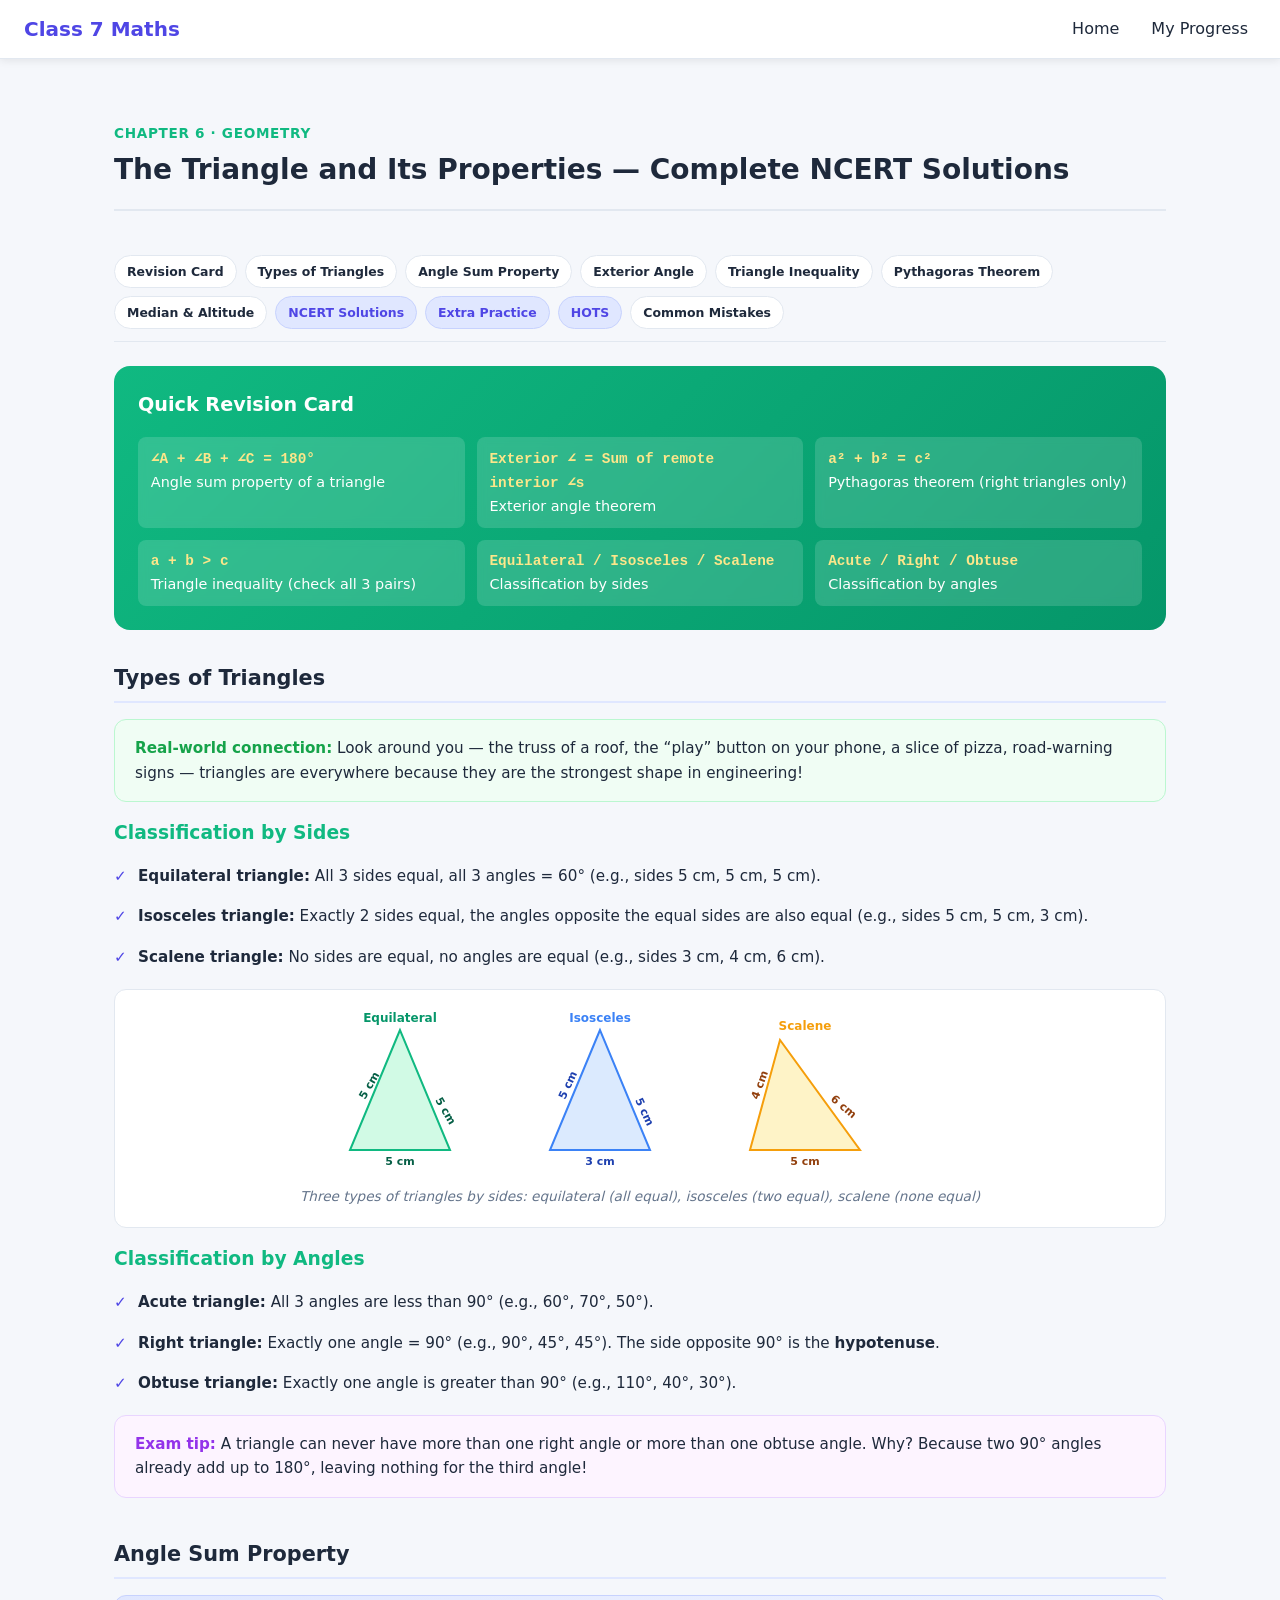
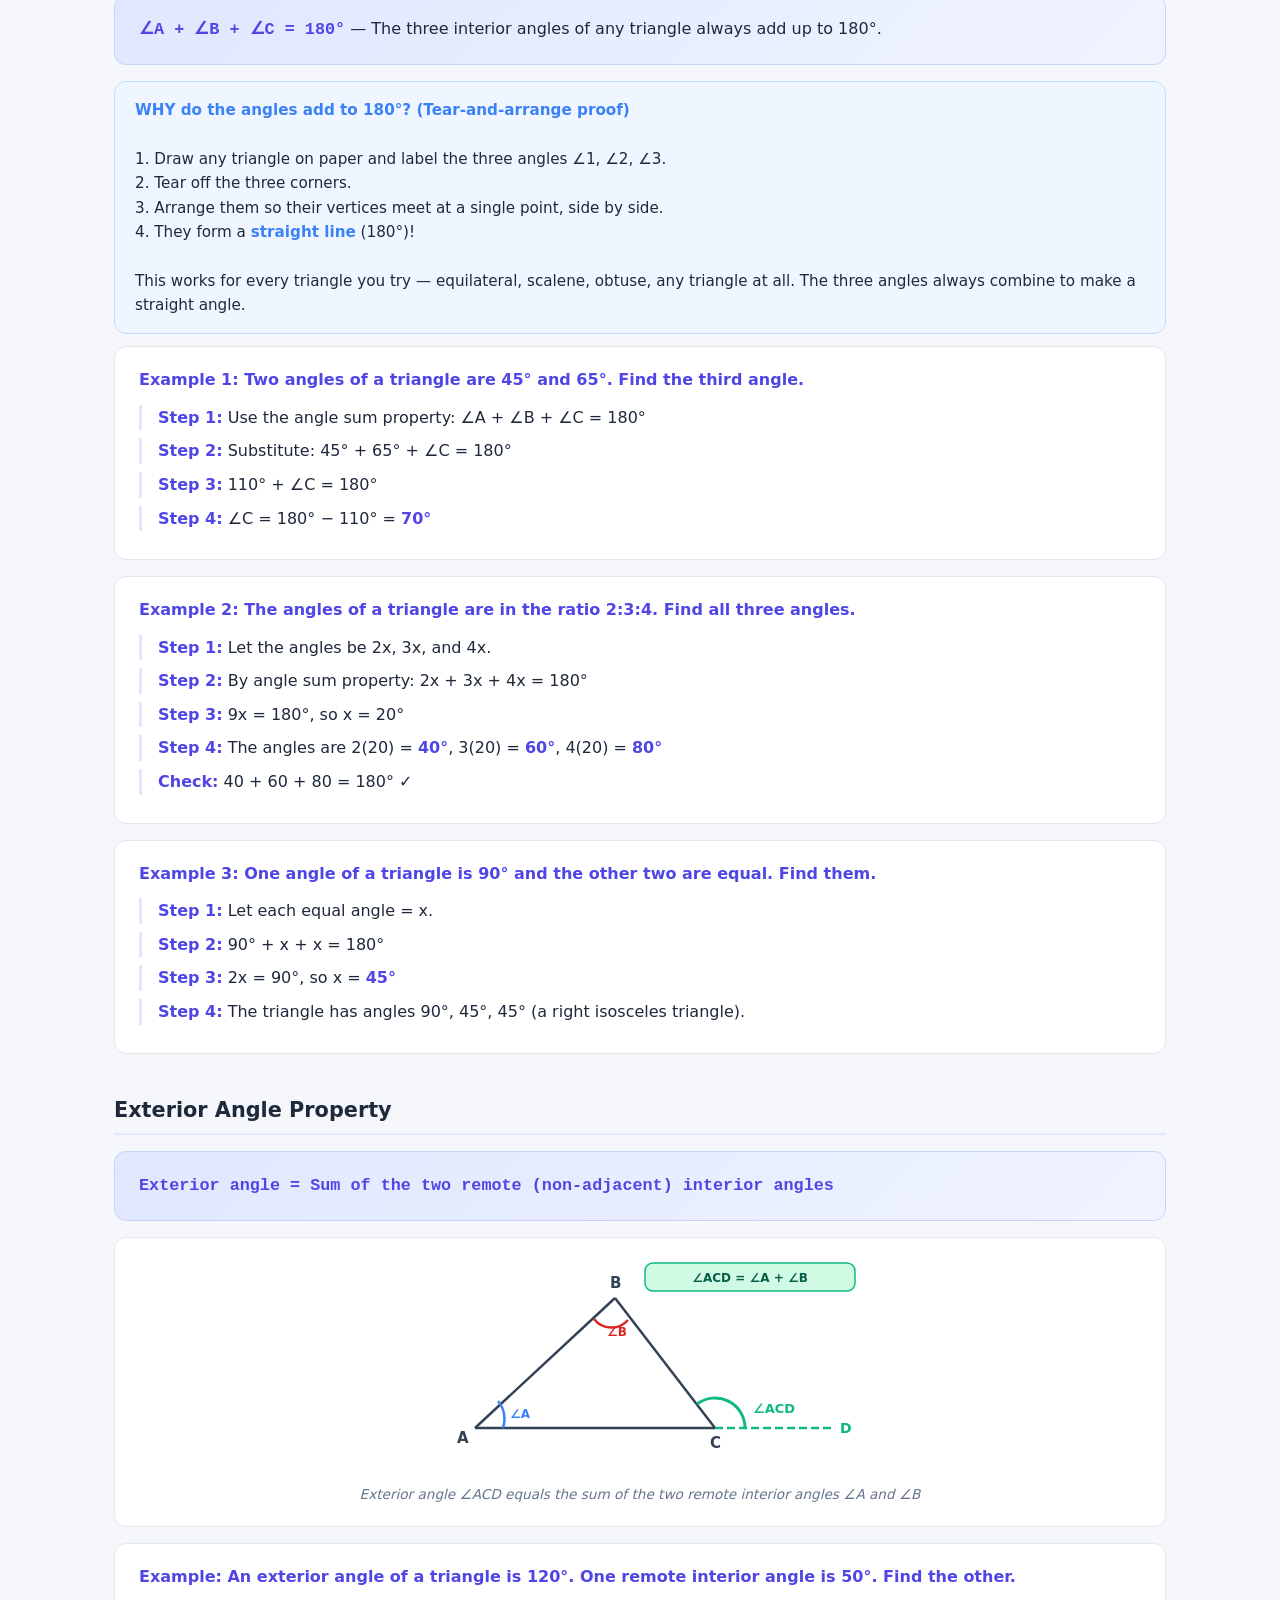
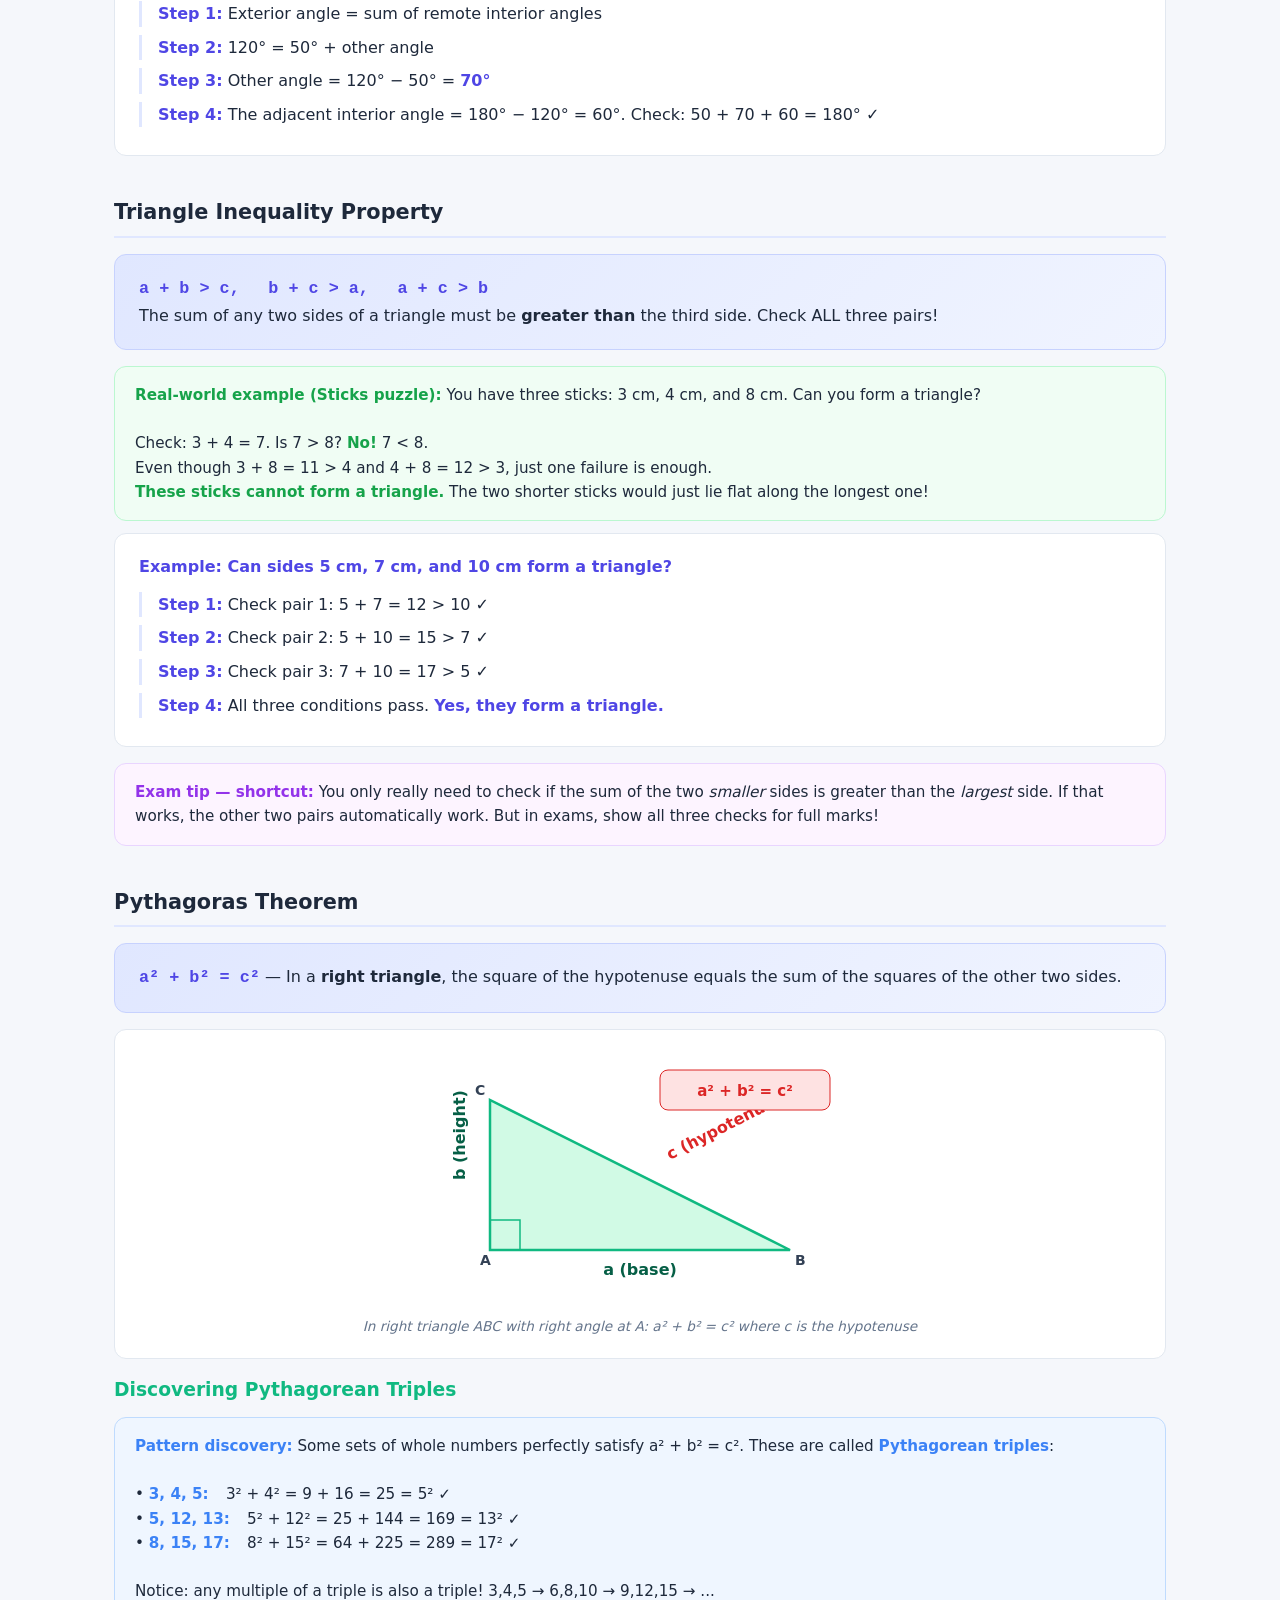
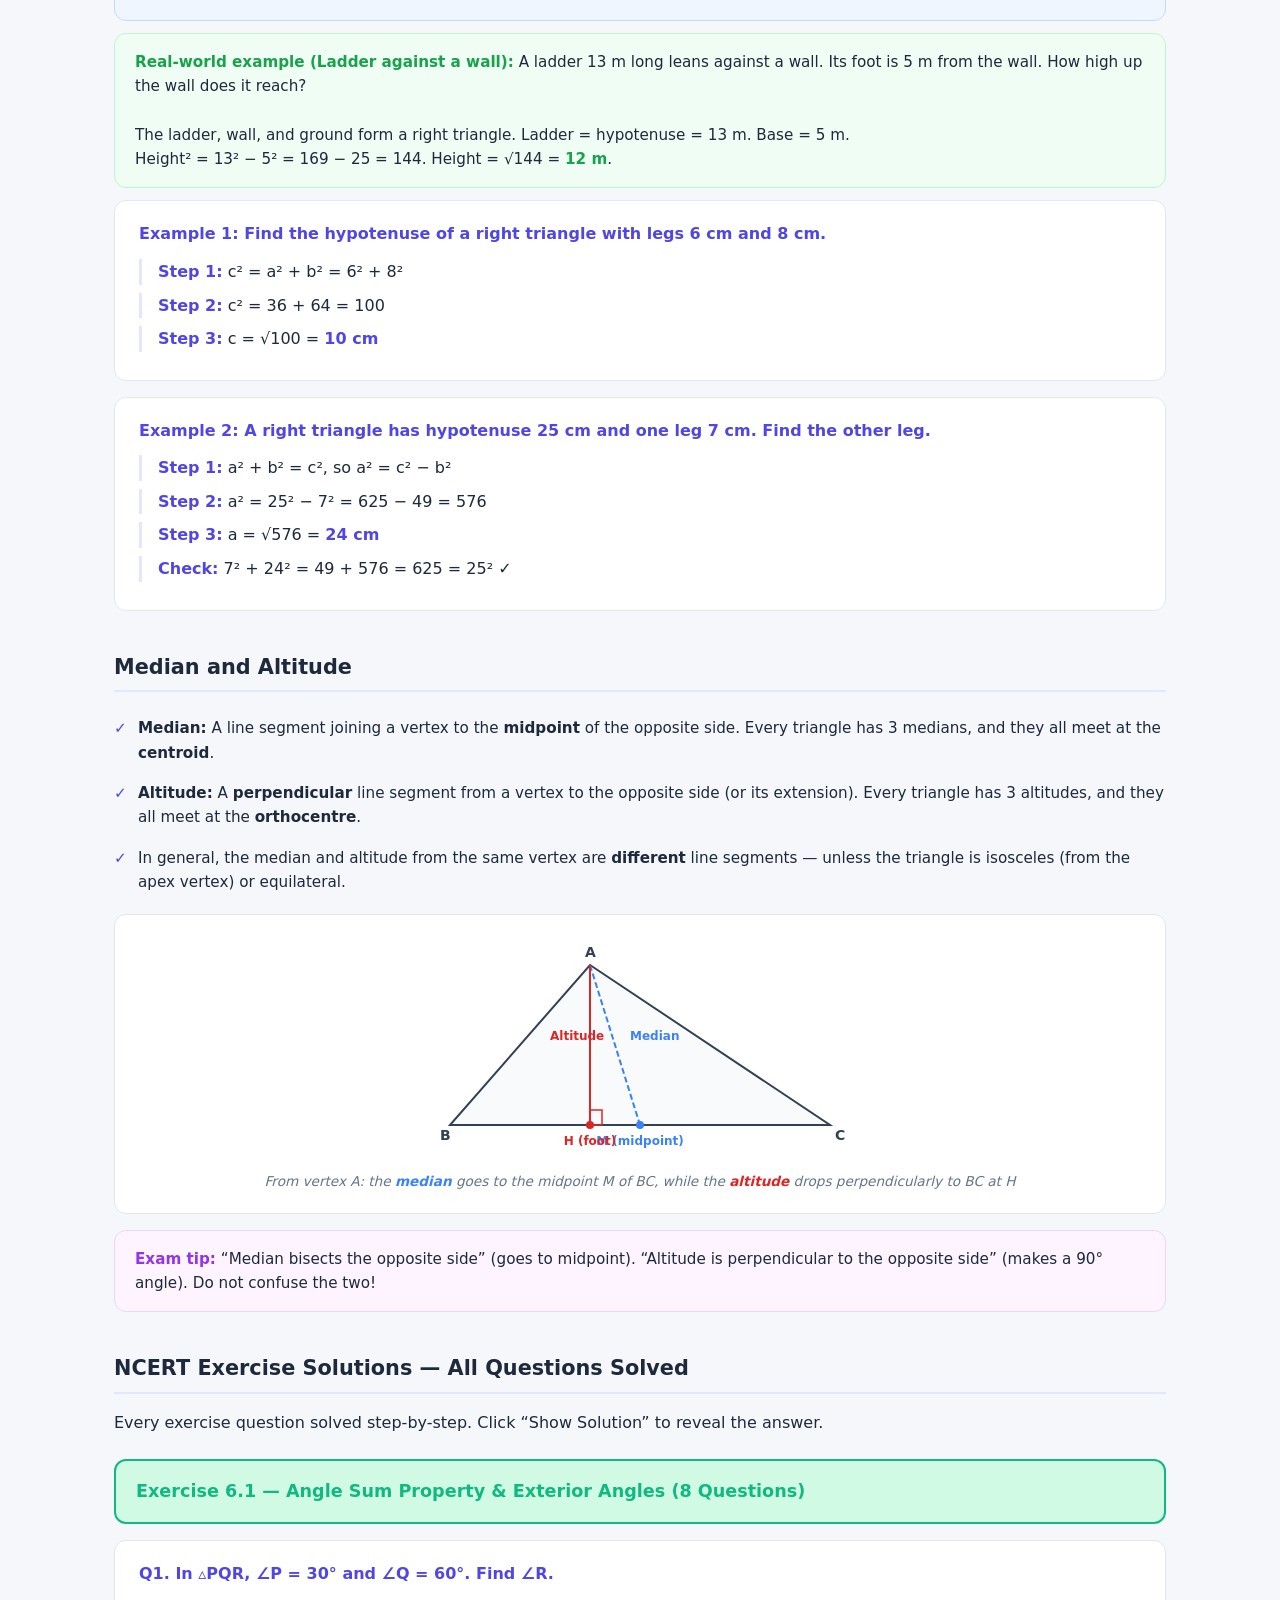
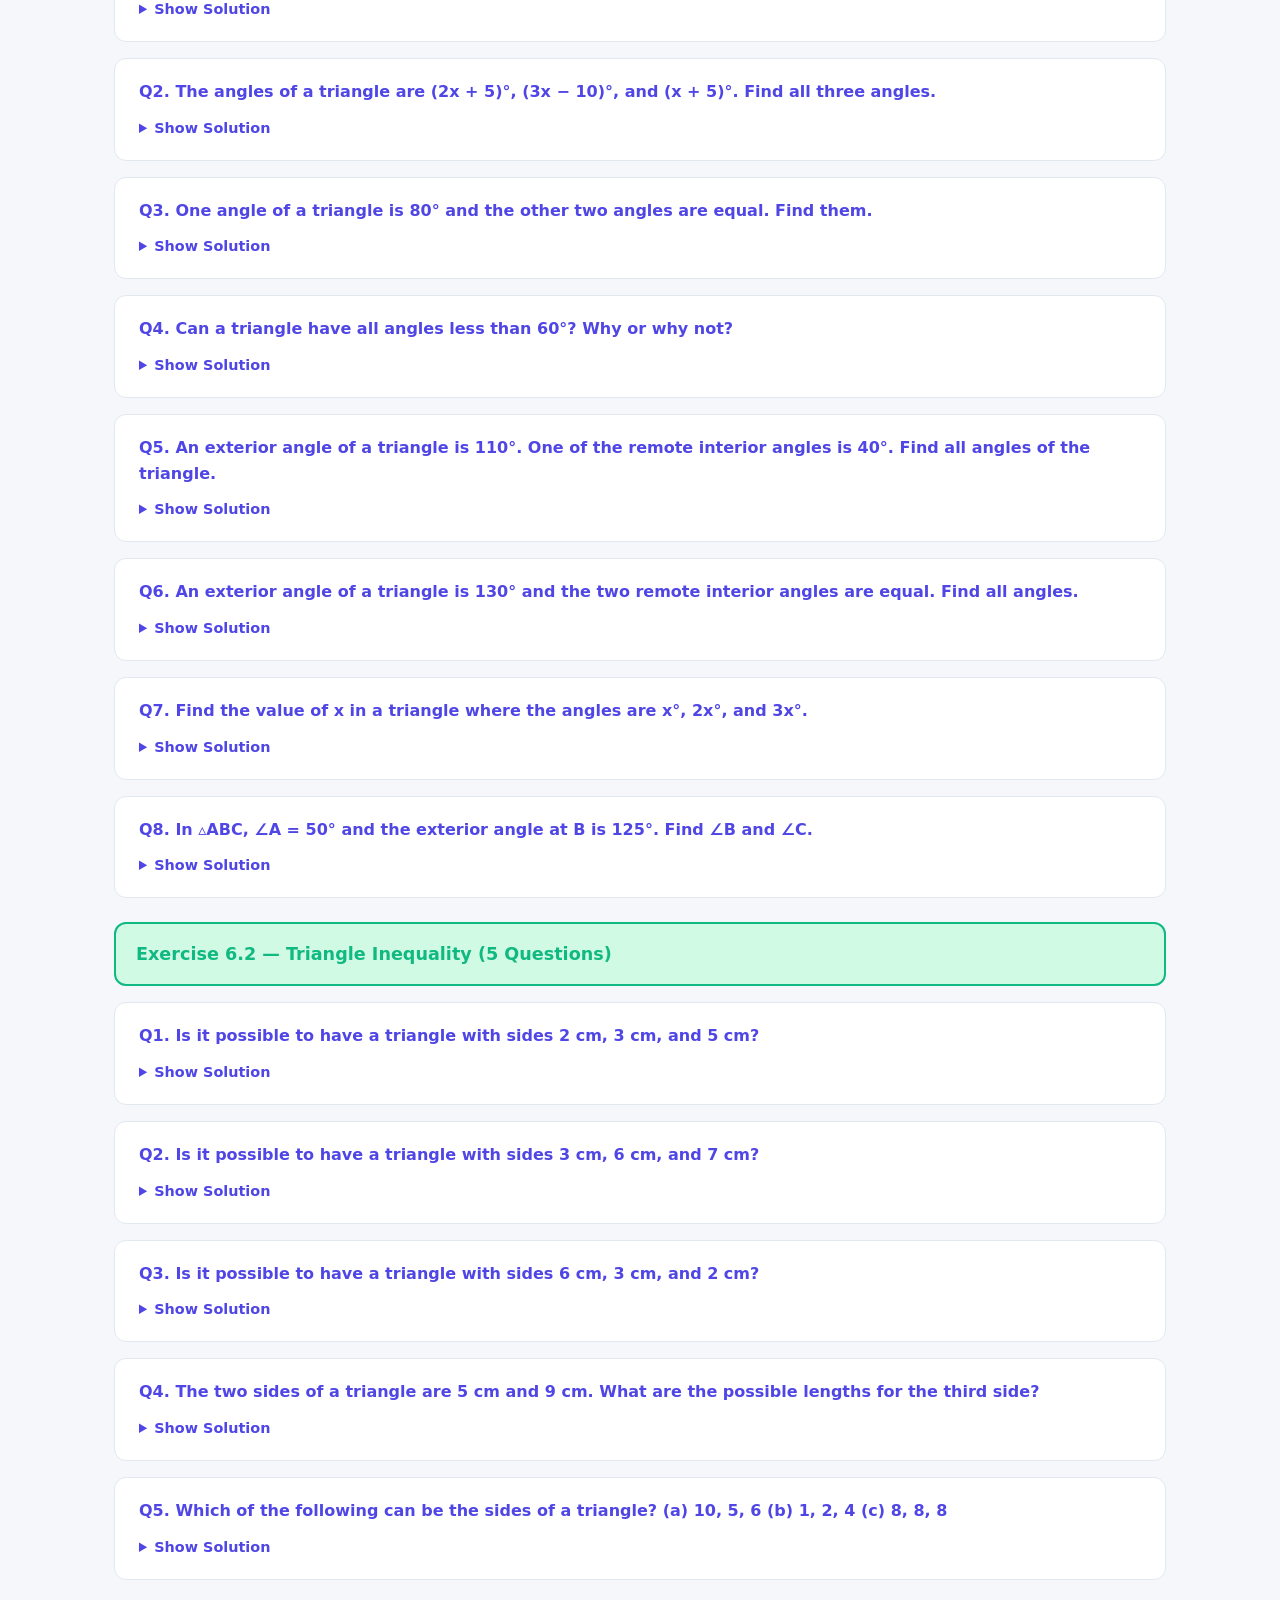
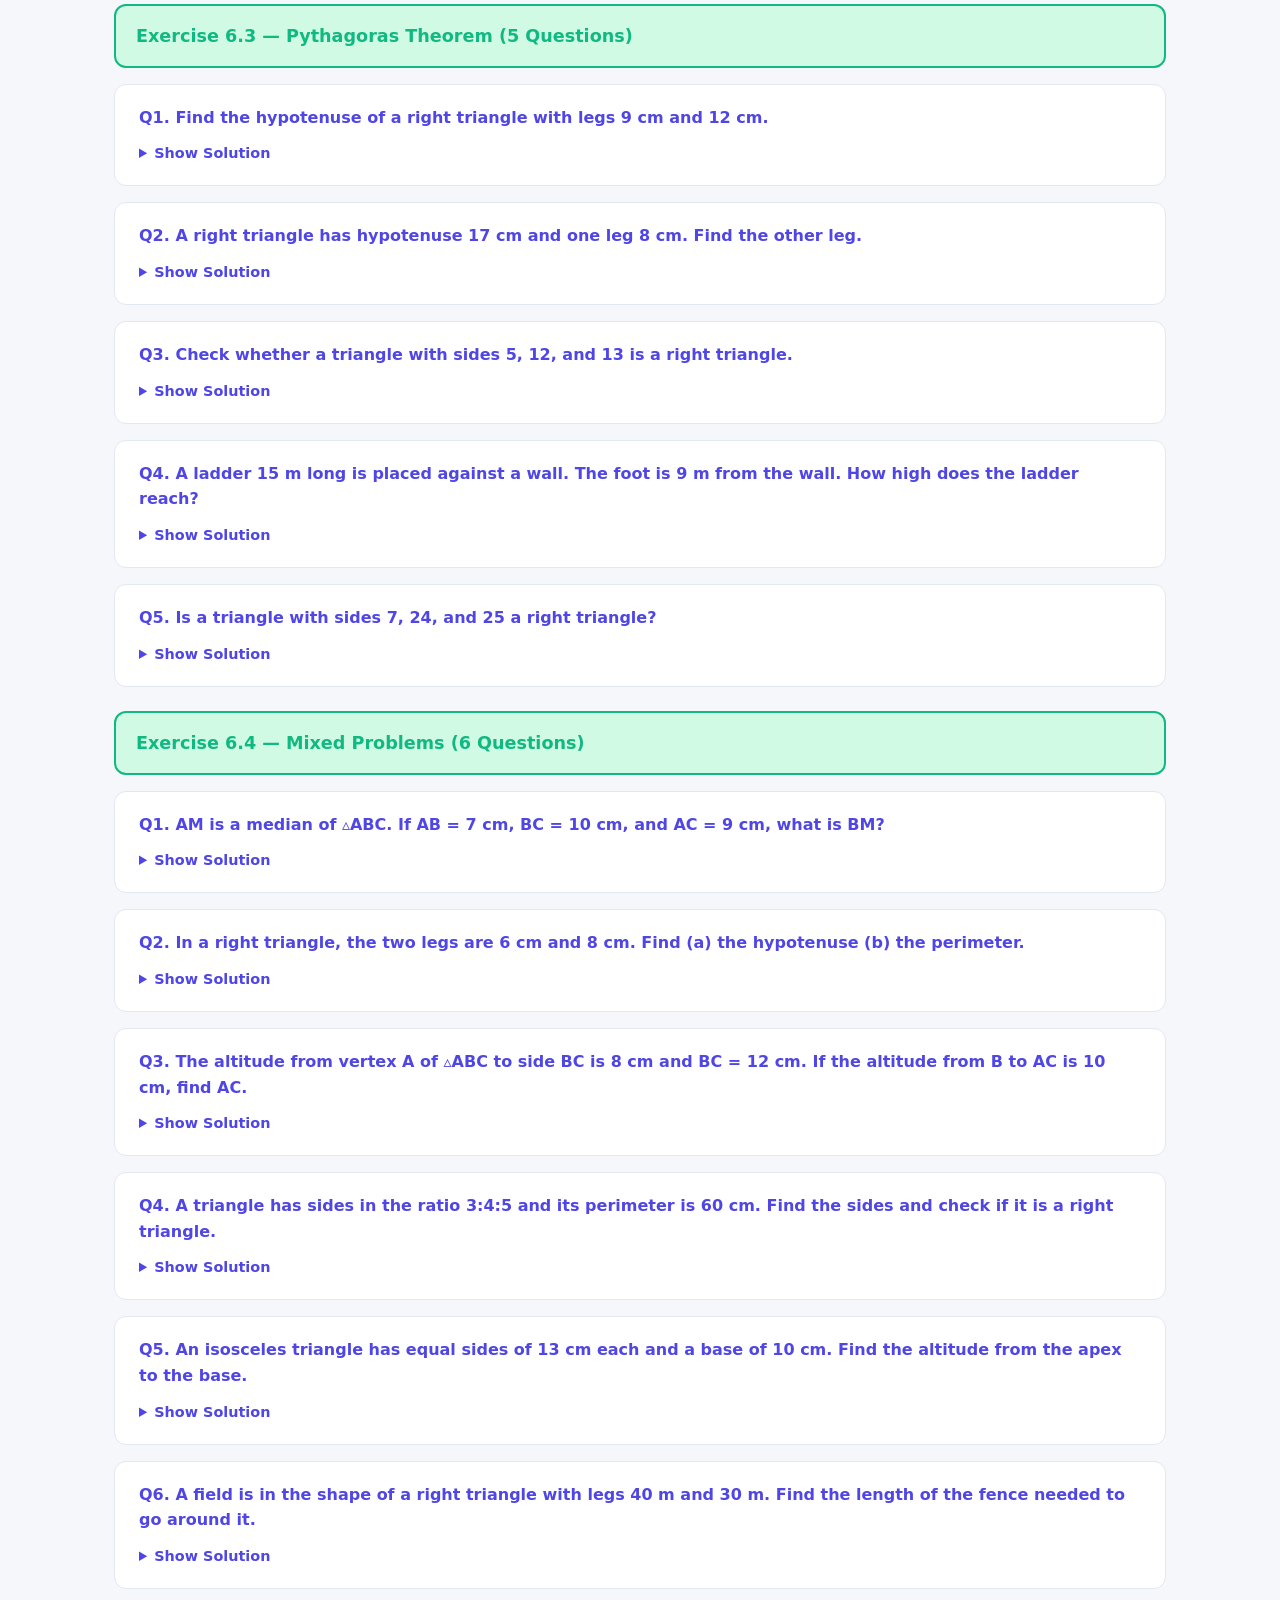
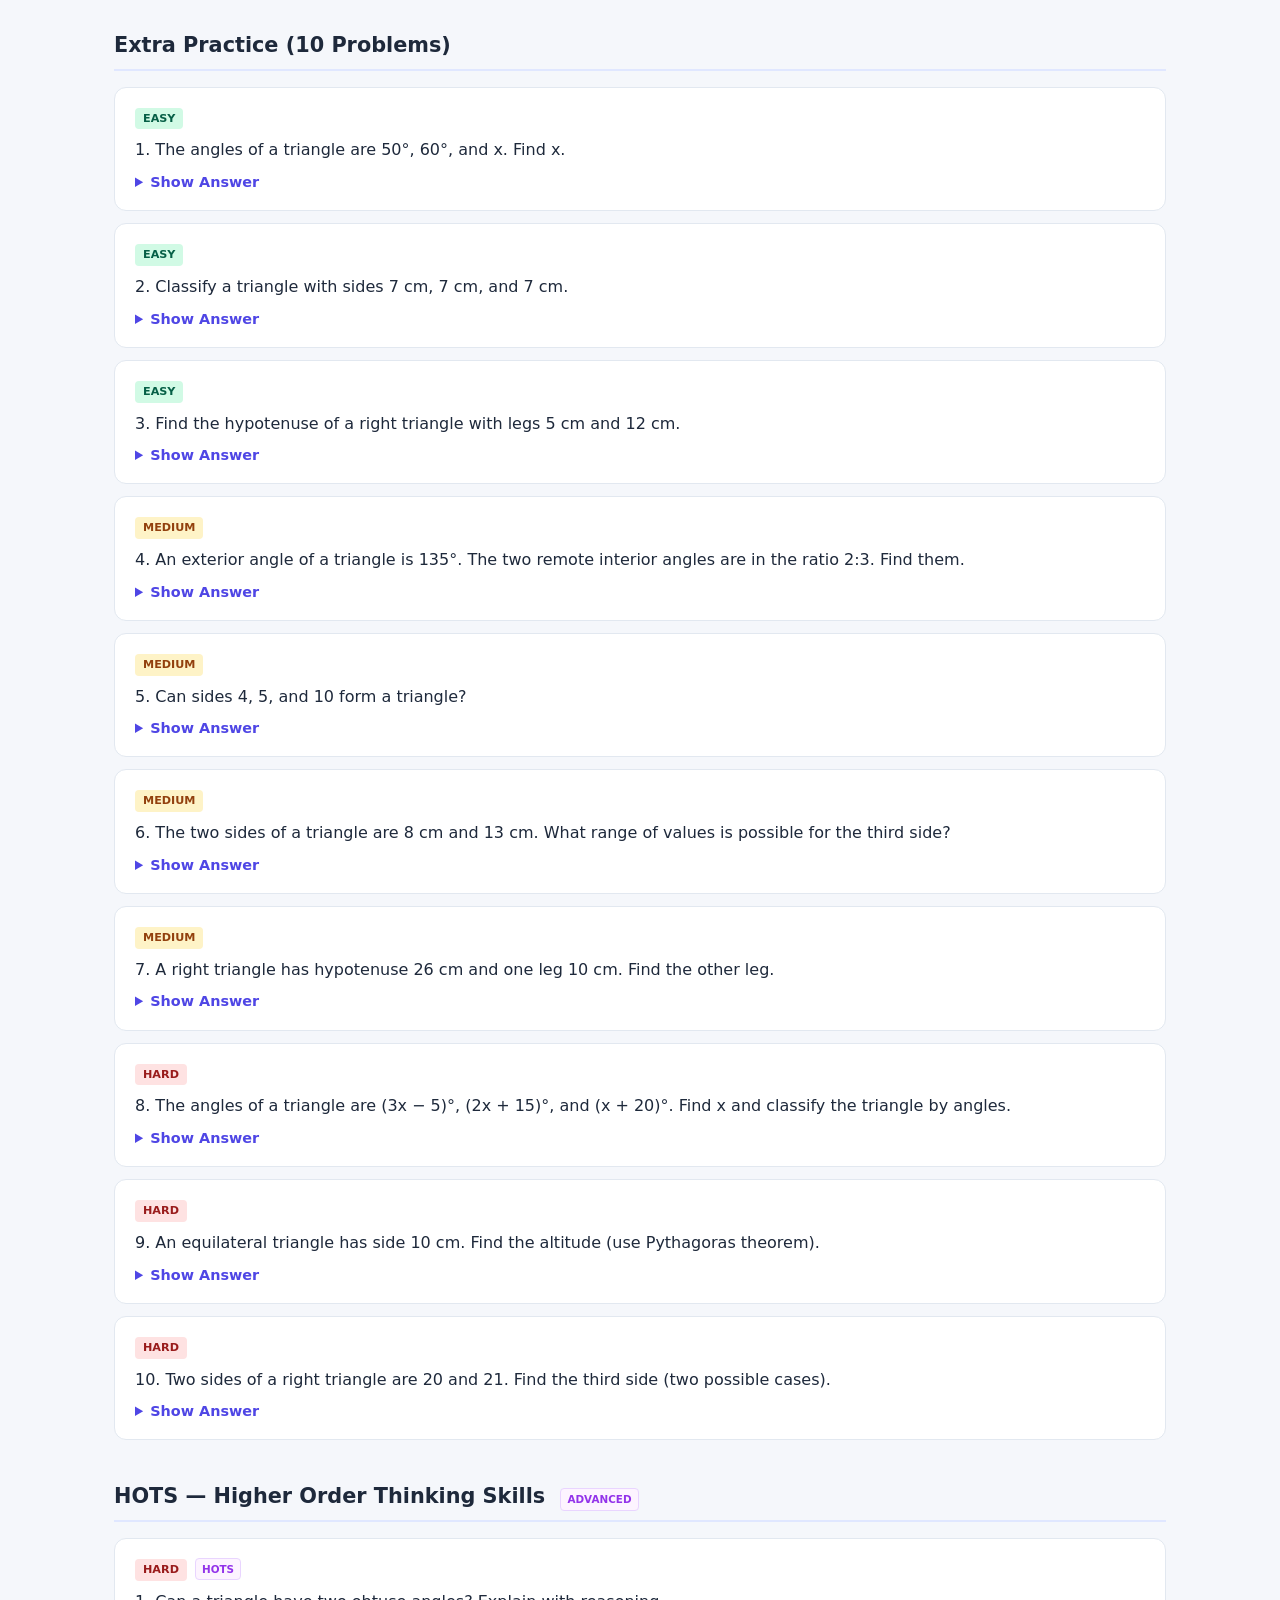
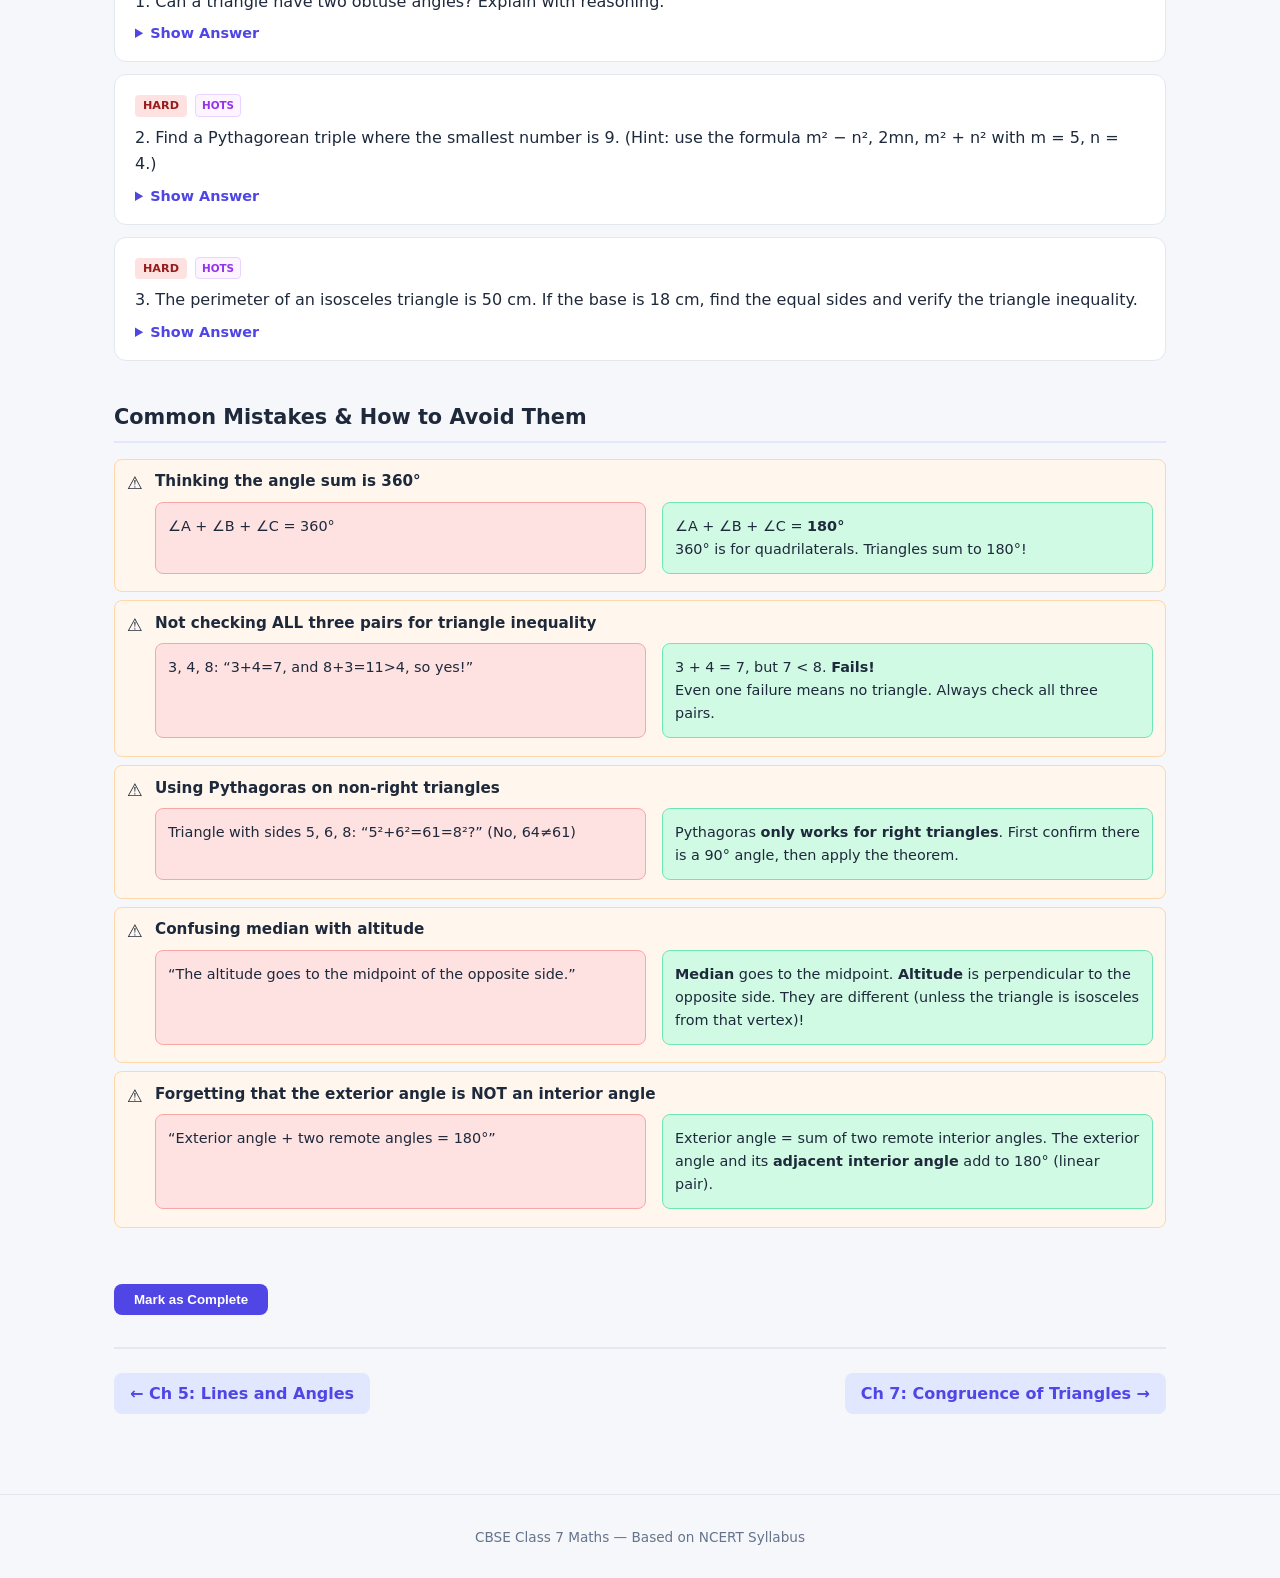
<file: chapters/ch6.html>
<!DOCTYPE html>
<html lang="en">
<head>
<meta charset="UTF-8">
<meta name="viewport" content="width=device-width,initial-scale=1">
<meta name="chapter-num" content="6">
<title>NCERT Solutions Class 7 Maths Chapter 6 The Triangle and Its Properties</title>
<meta name="description" content="NCERT Solutions for Class 7 Maths Chapter 6 The Triangle and Its Properties. All exercises solved step-by-step with SVG diagrams, real-world examples, HOTS questions and exam tips.">
<link rel="stylesheet" href="../css/style.css">
<style>
.real-world{background:#f0fdf4;border:1px solid #bbf7d0;border-radius:12px;padding:1rem 1.25rem;margin:.75rem 0;font-size:.95rem}
.real-world strong{color:#16a34a}
.why-box{background:#eff6ff;border:1px solid #bfdbfe;border-radius:12px;padding:1rem 1.25rem;margin:.75rem 0;font-size:.95rem}
.why-box strong{color:#3b82f6}
.exam-tip{background:#fdf4ff;border:1px solid #e9d5ff;border-radius:12px;padding:1rem 1.25rem;margin:.75rem 0;font-size:.95rem}
.exam-tip strong{color:#9333ea}
.wrong-right{display:flex;gap:1rem;flex-wrap:wrap;margin:.5rem 0}
.wrong-right .wrong,.wrong-right .right{flex:1;min-width:200px;padding:.75rem;border-radius:8px;font-size:.9rem}
.wrong-right .wrong{background:#fee2e2;border:1px solid #fca5a5}
.wrong-right .right{background:#d1fae5;border:1px solid #6ee7b7}
.revision-card{background:linear-gradient(135deg,#10b981,#059669);color:#fff;border-radius:16px;padding:1.5rem;margin-bottom:2rem}
.revision-card h2{color:#fff;border:none;padding:0;margin-bottom:1rem;font-size:1.2rem}
.revision-card .formula-grid{display:grid;grid-template-columns:repeat(auto-fill,minmax(250px,1fr));gap:.75rem}
.revision-card .f-item{background:rgba(255,255,255,.15);border-radius:8px;padding:.6rem .8rem;font-size:.9rem;backdrop-filter:blur(4px)}
.revision-card .f-item code{color:#fde68a;font-weight:700}
.exercise-header{background:var(--geo-light);border:2px solid var(--geo);border-radius:12px;padding:1rem 1.25rem;margin:1.5rem 0 1rem;font-size:1.1rem;font-weight:700;color:var(--geo)}
.step-reveal summary{cursor:pointer;color:var(--primary);font-weight:600;font-size:.9rem}
.step-reveal .steps-content{padding:.75rem;margin-top:.5rem;background:#f8fafc;border-radius:8px;border:1px solid #e2e8f0}
.hots-tag{display:inline-block;font-size:.65rem;font-weight:700;text-transform:uppercase;padding:2px 6px;border-radius:4px;background:#fdf4ff;color:#9333ea;border:1px solid #e9d5ff;margin-left:.5rem}
</style>
</head>
<body>
<header class="navbar">
  <span class="logo">Class 7 Maths</span>
  <nav>
    <a href="../index.html">Home</a>
    <a href="../progress.html">My Progress</a>
  </nav>
</header>

<div class="container">
  <div class="chapter-header">
    <div class="ch-label" style="color:var(--geo)">Chapter 6 &middot; Geometry</div>
    <h1>The Triangle and Its Properties &mdash; Complete NCERT Solutions</h1>
  </div>

  <!-- ===== TOPIC NAV ===== -->
  <nav class="topic-nav">
    <a href="#revision">Revision Card</a>
    <a href="#types-of-triangles">Types of Triangles</a>
    <a href="#angle-sum">Angle Sum Property</a>
    <a href="#exterior-angle">Exterior Angle</a>
    <a href="#triangle-inequality">Triangle Inequality</a>
    <a href="#pythagoras">Pythagoras Theorem</a>
    <a href="#median-altitude">Median &amp; Altitude</a>
    <a href="#ncert-solutions" class="nav-exercise">NCERT Solutions</a>
    <a href="#extra-practice" class="nav-exercise">Extra Practice</a>
    <a href="#hots" class="nav-exercise">HOTS</a>
    <a href="#mistakes">Common Mistakes</a>
  </nav>

  <!-- ===== QUICK REVISION CARD ===== -->
  <div class="revision-card" id="revision">
    <h2>Quick Revision Card</h2>
    <div class="formula-grid">
      <div class="f-item"><code>&ang;A + &ang;B + &ang;C = 180&deg;</code><br>Angle sum property of a triangle</div>
      <div class="f-item"><code>Exterior &ang; = Sum of remote interior &ang;s</code><br>Exterior angle theorem</div>
      <div class="f-item"><code>a&sup2; + b&sup2; = c&sup2;</code><br>Pythagoras theorem (right triangles only)</div>
      <div class="f-item"><code>a + b &gt; c</code><br>Triangle inequality (check all 3 pairs)</div>
      <div class="f-item"><code>Equilateral / Isosceles / Scalene</code><br>Classification by sides</div>
      <div class="f-item"><code>Acute / Right / Obtuse</code><br>Classification by angles</div>
    </div>
  </div>

  <!-- ===== SECTION 1: Types of Triangles ===== -->
  <div class="section">
    <h2 id="types-of-triangles">Types of Triangles</h2>
    <div class="real-world">
      <strong>Real-world connection:</strong> Look around you &mdash; the truss of a roof, the &ldquo;play&rdquo; button on your phone, a slice of pizza, road-warning signs &mdash; triangles are everywhere because they are the strongest shape in engineering!
    </div>

    <h3 style="color:var(--geo);margin:1rem 0 .5rem">Classification by Sides</h3>
    <ul class="summary-list">
      <li><strong>Equilateral triangle:</strong> All 3 sides equal, all 3 angles = 60&deg; (e.g., sides 5 cm, 5 cm, 5 cm).</li>
      <li><strong>Isosceles triangle:</strong> Exactly 2 sides equal, the angles opposite the equal sides are also equal (e.g., sides 5 cm, 5 cm, 3 cm).</li>
      <li><strong>Scalene triangle:</strong> No sides are equal, no angles are equal (e.g., sides 3 cm, 4 cm, 6 cm).</li>
    </ul>

    <!-- SVG: Three triangles by sides -->
    <figure class="diagram">
      <svg viewBox="0 0 620 160" width="620" height="160" xmlns="http://www.w3.org/2000/svg">
        <!-- Equilateral -->
        <polygon points="70,20 20,140 120,140" fill="#d1fae5" stroke="#10b981" stroke-width="2"/>
        <text x="35" y="90" font-size="11" fill="#065f46" font-weight="600" transform="rotate(-60,35,90)">5 cm</text>
        <text x="105" y="90" font-size="11" fill="#065f46" font-weight="600" transform="rotate(60,105,90)">5 cm</text>
        <text x="70" y="155" text-anchor="middle" font-size="11" fill="#065f46" font-weight="600">5 cm</text>
        <text x="70" y="12" text-anchor="middle" font-size="12" fill="#059669" font-weight="700">Equilateral</text>
        <!-- Isosceles -->
        <polygon points="270,20 220,140 320,140" fill="#dbeafe" stroke="#3b82f6" stroke-width="2"/>
        <text x="235" y="90" font-size="11" fill="#1e40af" font-weight="600" transform="rotate(-65,235,90)">5 cm</text>
        <text x="305" y="90" font-size="11" fill="#1e40af" font-weight="600" transform="rotate(65,305,90)">5 cm</text>
        <text x="270" y="155" text-anchor="middle" font-size="11" fill="#1e40af" font-weight="600">3 cm</text>
        <text x="270" y="12" text-anchor="middle" font-size="12" fill="#3b82f6" font-weight="700">Isosceles</text>
        <!-- Scalene -->
        <polygon points="450,30 420,140 530,140" fill="#fef3c7" stroke="#f59e0b" stroke-width="2"/>
        <text x="428" y="90" font-size="11" fill="#92400e" font-weight="600" transform="rotate(-70,428,90)">4 cm</text>
        <text x="500" y="90" font-size="11" fill="#92400e" font-weight="600" transform="rotate(40,500,90)">6 cm</text>
        <text x="475" y="155" text-anchor="middle" font-size="11" fill="#92400e" font-weight="600">5 cm</text>
        <text x="475" y="20" text-anchor="middle" font-size="12" fill="#f59e0b" font-weight="700">Scalene</text>
      </svg>
      <figcaption>Three types of triangles by sides: equilateral (all equal), isosceles (two equal), scalene (none equal)</figcaption>
    </figure>

    <h3 style="color:var(--geo);margin:1rem 0 .5rem">Classification by Angles</h3>
    <ul class="summary-list">
      <li><strong>Acute triangle:</strong> All 3 angles are less than 90&deg; (e.g., 60&deg;, 70&deg;, 50&deg;).</li>
      <li><strong>Right triangle:</strong> Exactly one angle = 90&deg; (e.g., 90&deg;, 45&deg;, 45&deg;). The side opposite 90&deg; is the <strong>hypotenuse</strong>.</li>
      <li><strong>Obtuse triangle:</strong> Exactly one angle is greater than 90&deg; (e.g., 110&deg;, 40&deg;, 30&deg;).</li>
    </ul>

    <div class="exam-tip">
      <strong>Exam tip:</strong> A triangle can never have more than one right angle or more than one obtuse angle. Why? Because two 90&deg; angles already add up to 180&deg;, leaving nothing for the third angle!
    </div>
  </div>

  <!-- ===== SECTION 2: Angle Sum Property ===== -->
  <div class="section">
    <h2 id="angle-sum">Angle Sum Property</h2>
    <div class="formula-box">
      <code>&ang;A + &ang;B + &ang;C = 180&deg;</code> &mdash; The three interior angles of any triangle always add up to 180&deg;.
    </div>

    <div class="why-box">
      <strong>WHY do the angles add to 180&deg;? (Tear-and-arrange proof)</strong><br><br>
      1. Draw any triangle on paper and label the three angles &ang;1, &ang;2, &ang;3.<br>
      2. Tear off the three corners.<br>
      3. Arrange them so their vertices meet at a single point, side by side.<br>
      4. They form a <strong>straight line</strong> (180&deg;)!<br><br>
      This works for every triangle you try &mdash; equilateral, scalene, obtuse, any triangle at all. The three angles always combine to make a straight angle.
    </div>

    <div class="example">
      <h3>Example 1: Two angles of a triangle are 45&deg; and 65&deg;. Find the third angle.</h3>
      <div class="step"><strong>Step 1:</strong> Use the angle sum property: &ang;A + &ang;B + &ang;C = 180&deg;</div>
      <div class="step"><strong>Step 2:</strong> Substitute: 45&deg; + 65&deg; + &ang;C = 180&deg;</div>
      <div class="step"><strong>Step 3:</strong> 110&deg; + &ang;C = 180&deg;</div>
      <div class="step"><strong>Step 4:</strong> &ang;C = 180&deg; &minus; 110&deg; = <strong>70&deg;</strong></div>
    </div>

    <div class="example">
      <h3>Example 2: The angles of a triangle are in the ratio 2:3:4. Find all three angles.</h3>
      <div class="step"><strong>Step 1:</strong> Let the angles be 2x, 3x, and 4x.</div>
      <div class="step"><strong>Step 2:</strong> By angle sum property: 2x + 3x + 4x = 180&deg;</div>
      <div class="step"><strong>Step 3:</strong> 9x = 180&deg;, so x = 20&deg;</div>
      <div class="step"><strong>Step 4:</strong> The angles are 2(20) = <strong>40&deg;</strong>, 3(20) = <strong>60&deg;</strong>, 4(20) = <strong>80&deg;</strong></div>
      <div class="step"><strong>Check:</strong> 40 + 60 + 80 = 180&deg; &#10003;</div>
    </div>

    <div class="example">
      <h3>Example 3: One angle of a triangle is 90&deg; and the other two are equal. Find them.</h3>
      <div class="step"><strong>Step 1:</strong> Let each equal angle = x.</div>
      <div class="step"><strong>Step 2:</strong> 90&deg; + x + x = 180&deg;</div>
      <div class="step"><strong>Step 3:</strong> 2x = 90&deg;, so x = <strong>45&deg;</strong></div>
      <div class="step"><strong>Step 4:</strong> The triangle has angles 90&deg;, 45&deg;, 45&deg; (a right isosceles triangle).</div>
    </div>
  </div>

  <!-- ===== SECTION 3: Exterior Angle Property ===== -->
  <div class="section">
    <h2 id="exterior-angle">Exterior Angle Property</h2>
    <div class="formula-box">
      <code>Exterior angle = Sum of the two remote (non-adjacent) interior angles</code>
    </div>

    <!-- SVG: Exterior angle diagram -->
    <figure class="diagram">
      <svg viewBox="0 0 450 210" width="450" height="210" xmlns="http://www.w3.org/2000/svg">
        <!-- Triangle ABC: A(60,170) B(200,40) C(300,170) -->
        <line x1="60" y1="170" x2="300" y2="170" stroke="#334155" stroke-width="2.5"/>
        <line x1="60" y1="170" x2="200" y2="40" stroke="#334155" stroke-width="2.5"/>
        <line x1="200" y1="40" x2="300" y2="170" stroke="#334155" stroke-width="2.5"/>
        <!-- Extended side BC to D(420,170) -->
        <line x1="300" y1="170" x2="420" y2="170" stroke="#10b981" stroke-width="2.5" stroke-dasharray="8,4"/>
        <!-- Angle A arc: between sides AB and AC. AB goes up-right, AC goes right -->
        <!-- At A(60,170), radius 28. Point on AC: (88,170). Point on AB direction (140/130 normalized*28): ~(82.3,142.0) -->
        <path d="M 88,170 A 28,28 0 0,0 83,143" fill="none" stroke="#3b82f6" stroke-width="2.5"/>
        <!-- Angle B arc: between sides BA and BC. BA goes down-left, BC goes down-right -->
        <!-- At B(200,40), radius 22. Point on BA direction: ~(178.4,62.0). Point on BC direction: ~(212.8,62.0) -->
        <path d="M 179,61 A 22,22 0 0,0 213,62" fill="none" stroke="#dc2626" stroke-width="2.5"/>
        <!-- Exterior angle ACD: between CA (going left) and CD (going right) at vertex C(300,170) -->
        <!-- At C(300,170), radius 30. Point on CD: (330,170). Point on CA direction: ~(270,170) — but that's the interior angle -->
        <!-- Actually ext angle is between CB (going up-left) and CD (going right), measured on the outside -->
        <!-- CB direction from C: toward B(200,40): dx=-100,dy=-130, norm=164, unit=(-0.61,-0.793), *30: (281.7,146.2) -->
        <!-- CD direction from C: (330, 170) -->
        <!-- Sweep from CD point clockwise to CB point (exterior angle side) -->
        <path d="M 330,170 A 30,30 0 0,0 282,146" fill="none" stroke="#10b981" stroke-width="3"/>
        <!-- Vertex labels -->
        <text x="42" y="185" font-size="15" fill="#334155" font-weight="800">A</text>
        <text x="195" y="30" font-size="15" fill="#334155" font-weight="800">B</text>
        <text x="295" y="190" font-size="15" fill="#334155" font-weight="800">C</text>
        <text x="425" y="175" font-size="14" fill="#10b981" font-weight="700">D</text>
        <!-- Angle labels -->
        <text x="95" y="160" font-size="12" fill="#3b82f6" font-weight="700">&ang;A</text>
        <text x="192" y="78" font-size="12" fill="#dc2626" font-weight="700">&ang;B</text>
        <text x="338" y="155" font-size="13" fill="#10b981" font-weight="700">&ang;ACD</text>
        <!-- Formula box -->
        <rect x="230" y="5" width="210" height="28" rx="8" fill="#d1fae5" stroke="#10b981" stroke-width="1.5"/>
        <text x="335" y="24" text-anchor="middle" font-size="12" fill="#065f46" font-weight="700">&ang;ACD = &ang;A + &ang;B</text>
      </svg>
      <figcaption>Exterior angle &ang;ACD equals the sum of the two remote interior angles &ang;A and &ang;B</figcaption>
    </figure>

    <div class="example">
      <h3>Example: An exterior angle of a triangle is 120&deg;. One remote interior angle is 50&deg;. Find the other.</h3>
      <div class="step"><strong>Step 1:</strong> Exterior angle = sum of remote interior angles</div>
      <div class="step"><strong>Step 2:</strong> 120&deg; = 50&deg; + other angle</div>
      <div class="step"><strong>Step 3:</strong> Other angle = 120&deg; &minus; 50&deg; = <strong>70&deg;</strong></div>
      <div class="step"><strong>Step 4:</strong> The adjacent interior angle = 180&deg; &minus; 120&deg; = 60&deg;. Check: 50 + 70 + 60 = 180&deg; &#10003;</div>
    </div>
  </div>

  <!-- ===== SECTION 4: Triangle Inequality ===== -->
  <div class="section">
    <h2 id="triangle-inequality">Triangle Inequality Property</h2>
    <div class="formula-box">
      <code>a + b &gt; c, &ensp; b + c &gt; a, &ensp; a + c &gt; b</code><br>
      The sum of any two sides of a triangle must be <strong>greater than</strong> the third side. Check ALL three pairs!
    </div>

    <div class="real-world">
      <strong>Real-world example (Sticks puzzle):</strong> You have three sticks: 3 cm, 4 cm, and 8 cm. Can you form a triangle?<br><br>
      Check: 3 + 4 = 7. Is 7 &gt; 8? <strong>No!</strong> 7 &lt; 8.<br>
      Even though 3 + 8 = 11 &gt; 4 and 4 + 8 = 12 &gt; 3, just one failure is enough.<br>
      <strong>These sticks cannot form a triangle.</strong> The two shorter sticks would just lie flat along the longest one!
    </div>

    <div class="example">
      <h3>Example: Can sides 5 cm, 7 cm, and 10 cm form a triangle?</h3>
      <div class="step"><strong>Step 1:</strong> Check pair 1: 5 + 7 = 12 &gt; 10 &#10003;</div>
      <div class="step"><strong>Step 2:</strong> Check pair 2: 5 + 10 = 15 &gt; 7 &#10003;</div>
      <div class="step"><strong>Step 3:</strong> Check pair 3: 7 + 10 = 17 &gt; 5 &#10003;</div>
      <div class="step"><strong>Step 4:</strong> All three conditions pass. <strong>Yes, they form a triangle.</strong></div>
    </div>

    <div class="exam-tip">
      <strong>Exam tip &mdash; shortcut:</strong> You only really need to check if the sum of the two <em>smaller</em> sides is greater than the <em>largest</em> side. If that works, the other two pairs automatically work. But in exams, show all three checks for full marks!
    </div>
  </div>

  <!-- ===== SECTION 5: Pythagoras Theorem ===== -->
  <div class="section">
    <h2 id="pythagoras">Pythagoras Theorem</h2>
    <div class="formula-box">
      <code>a&sup2; + b&sup2; = c&sup2;</code> &mdash; In a <strong>right triangle</strong>, the square of the hypotenuse equals the sum of the squares of the other two sides.
    </div>

    <!-- SVG: Right triangle with a², b², c² -->
    <figure class="diagram">
      <svg viewBox="0 0 400 250" width="400" height="250" xmlns="http://www.w3.org/2000/svg">
        <!-- Right triangle -->
        <polygon points="50,200 350,200 50,50" fill="#d1fae5" stroke="#10b981" stroke-width="2.5"/>
        <!-- Right angle square -->
        <rect x="50" y="170" width="30" height="30" fill="none" stroke="#10b981" stroke-width="1.5"/>
        <!-- Side labels -->
        <text x="200" y="225" text-anchor="middle" font-size="16" fill="#065f46" font-weight="700">a (base)</text>
        <text x="25" y="130" font-size="16" fill="#065f46" font-weight="700" transform="rotate(-90,25,130)">b (height)</text>
        <text x="230" y="110" font-size="16" fill="#dc2626" font-weight="700" transform="rotate(-27,230,110)">c (hypotenuse)</text>
        <!-- Formula -->
        <rect x="220" y="20" width="170" height="40" rx="8" fill="#fee2e2" stroke="#dc2626"/>
        <text x="305" y="46" text-anchor="middle" font-size="15" fill="#dc2626" font-weight="700">a&sup2; + b&sup2; = c&sup2;</text>
        <!-- Vertices -->
        <text x="40" y="215" font-size="14" fill="#334155" font-weight="700">A</text>
        <text x="355" y="215" font-size="14" fill="#334155" font-weight="700">B</text>
        <text x="35" y="45" font-size="14" fill="#334155" font-weight="700">C</text>
      </svg>
      <figcaption>In right triangle ABC with right angle at A: a&sup2; + b&sup2; = c&sup2; where c is the hypotenuse</figcaption>
    </figure>

    <h3 style="color:var(--geo);margin:1rem 0 .5rem">Discovering Pythagorean Triples</h3>
    <div class="why-box">
      <strong>Pattern discovery:</strong> Some sets of whole numbers perfectly satisfy a&sup2; + b&sup2; = c&sup2;. These are called <strong>Pythagorean triples</strong>:<br><br>
      &bull; <strong>3, 4, 5:</strong> &ensp; 3&sup2; + 4&sup2; = 9 + 16 = 25 = 5&sup2; &#10003;<br>
      &bull; <strong>5, 12, 13:</strong> &ensp; 5&sup2; + 12&sup2; = 25 + 144 = 169 = 13&sup2; &#10003;<br>
      &bull; <strong>8, 15, 17:</strong> &ensp; 8&sup2; + 15&sup2; = 64 + 225 = 289 = 17&sup2; &#10003;<br><br>
      Notice: any multiple of a triple is also a triple! 3,4,5 &rarr; 6,8,10 &rarr; 9,12,15 &rarr; ...
    </div>

    <div class="real-world">
      <strong>Real-world example (Ladder against a wall):</strong> A ladder 13 m long leans against a wall. Its foot is 5 m from the wall. How high up the wall does it reach?<br><br>
      The ladder, wall, and ground form a right triangle. Ladder = hypotenuse = 13 m. Base = 5 m.<br>
      Height&sup2; = 13&sup2; &minus; 5&sup2; = 169 &minus; 25 = 144. Height = &radic;144 = <strong>12 m</strong>.
    </div>

    <div class="example">
      <h3>Example 1: Find the hypotenuse of a right triangle with legs 6 cm and 8 cm.</h3>
      <div class="step"><strong>Step 1:</strong> c&sup2; = a&sup2; + b&sup2; = 6&sup2; + 8&sup2;</div>
      <div class="step"><strong>Step 2:</strong> c&sup2; = 36 + 64 = 100</div>
      <div class="step"><strong>Step 3:</strong> c = &radic;100 = <strong>10 cm</strong></div>
    </div>

    <div class="example">
      <h3>Example 2: A right triangle has hypotenuse 25 cm and one leg 7 cm. Find the other leg.</h3>
      <div class="step"><strong>Step 1:</strong> a&sup2; + b&sup2; = c&sup2;, so a&sup2; = c&sup2; &minus; b&sup2;</div>
      <div class="step"><strong>Step 2:</strong> a&sup2; = 25&sup2; &minus; 7&sup2; = 625 &minus; 49 = 576</div>
      <div class="step"><strong>Step 3:</strong> a = &radic;576 = <strong>24 cm</strong></div>
      <div class="step"><strong>Check:</strong> 7&sup2; + 24&sup2; = 49 + 576 = 625 = 25&sup2; &#10003;</div>
    </div>
  </div>

  <!-- ===== SECTION 6: Median vs Altitude ===== -->
  <div class="section">
    <h2 id="median-altitude">Median and Altitude</h2>
    <ul class="summary-list">
      <li><strong>Median:</strong> A line segment joining a vertex to the <strong>midpoint</strong> of the opposite side. Every triangle has 3 medians, and they all meet at the <strong>centroid</strong>.</li>
      <li><strong>Altitude:</strong> A <strong>perpendicular</strong> line segment from a vertex to the opposite side (or its extension). Every triangle has 3 altitudes, and they all meet at the <strong>orthocentre</strong>.</li>
      <li>In general, the median and altitude from the same vertex are <strong>different</strong> line segments &mdash; unless the triangle is isosceles (from the apex vertex) or equilateral.</li>
    </ul>

    <!-- SVG: Median vs Altitude on same triangle -->
    <figure class="diagram">
      <svg viewBox="0 0 500 220" width="500" height="220" xmlns="http://www.w3.org/2000/svg">
        <!-- Triangle -->
        <polygon points="60,190 440,190 200,30" fill="#f8fafc" stroke="#334155" stroke-width="2"/>
        <!-- Midpoint M of BC -->
        <circle cx="250" cy="190" r="4" fill="#3b82f6"/>
        <text x="250" y="210" text-anchor="middle" font-size="12" fill="#3b82f6" font-weight="700">M (midpoint)</text>
        <!-- Median from A to M -->
        <line x1="200" y1="30" x2="250" y2="190" stroke="#3b82f6" stroke-width="2" stroke-dasharray="6,3"/>
        <text x="240" y="105" font-size="12" fill="#3b82f6" font-weight="700">Median</text>
        <!-- Foot of altitude H -->
        <circle cx="200" cy="190" r="4" fill="#dc2626"/>
        <text x="200" y="210" text-anchor="middle" font-size="12" fill="#dc2626" font-weight="700">H (foot)</text>
        <!-- Altitude from A to H -->
        <line x1="200" y1="30" x2="200" y2="190" stroke="#dc2626" stroke-width="2"/>
        <!-- Right angle mark at H -->
        <rect x="200" y="175" width="12" height="15" fill="none" stroke="#dc2626" stroke-width="1.5"/>
        <text x="160" y="105" font-size="12" fill="#dc2626" font-weight="700">Altitude</text>
        <!-- Vertex labels -->
        <text x="50" y="205" font-size="14" fill="#334155" font-weight="700">B</text>
        <text x="445" y="205" font-size="14" fill="#334155" font-weight="700">C</text>
        <text x="195" y="22" font-size="14" fill="#334155" font-weight="700">A</text>
      </svg>
      <figcaption>From vertex A: the <span style="color:#3b82f6;font-weight:700">median</span> goes to the midpoint M of BC, while the <span style="color:#dc2626;font-weight:700">altitude</span> drops perpendicularly to BC at H</figcaption>
    </figure>

    <div class="exam-tip">
      <strong>Exam tip:</strong> &ldquo;Median bisects the opposite side&rdquo; (goes to midpoint). &ldquo;Altitude is perpendicular to the opposite side&rdquo; (makes a 90&deg; angle). Do not confuse the two!
    </div>
  </div>

  <!-- ===== NCERT EXERCISE SOLUTIONS ===== -->
  <div class="section">
    <h2 id="ncert-solutions">NCERT Exercise Solutions &mdash; All Questions Solved</h2>
    <p>Every exercise question solved step-by-step. Click &ldquo;Show Solution&rdquo; to reveal the answer.</p>

    <div class="exercise-header">Exercise 6.1 &mdash; Angle Sum Property &amp; Exterior Angles (8 Questions)</div>

    <div class="example">
      <h3>Q1. In &triangle;PQR, &ang;P = 30&deg; and &ang;Q = 60&deg;. Find &ang;R.</h3>
      <details class="step-reveal"><summary>Show Solution</summary><div class="steps-content">
        <div class="step"><strong>Step 1:</strong> By the angle sum property: &ang;P + &ang;Q + &ang;R = 180&deg;</div>
        <div class="step"><strong>Step 2:</strong> 30&deg; + 60&deg; + &ang;R = 180&deg;</div>
        <div class="step"><strong>Step 3:</strong> &ang;R = 180&deg; &minus; 90&deg; = <strong>90&deg;</strong></div>
        <div class="step"><strong>Step 4:</strong> So &triangle;PQR is a right triangle with the right angle at R.</div>
      </div></details>
    </div>

    <div class="example">
      <h3>Q2. The angles of a triangle are (2x + 5)&deg;, (3x &minus; 10)&deg;, and (x + 5)&deg;. Find all three angles.</h3>
      <details class="step-reveal"><summary>Show Solution</summary><div class="steps-content">
        <div class="step"><strong>Step 1:</strong> Angle sum property: (2x + 5) + (3x &minus; 10) + (x + 5) = 180</div>
        <div class="step"><strong>Step 2:</strong> Combine like terms: 6x + 0 = 180</div>
        <div class="step"><strong>Step 3:</strong> 6x = 180, so x = 30</div>
        <div class="step"><strong>Step 4:</strong> Angles: 2(30)+5 = <strong>65&deg;</strong>, 3(30)&minus;10 = <strong>80&deg;</strong>, 30+5 = <strong>35&deg;</strong></div>
        <div class="step"><strong>Check:</strong> 65 + 80 + 35 = 180&deg; &#10003;</div>
      </div></details>
    </div>

    <div class="example">
      <h3>Q3. One angle of a triangle is 80&deg; and the other two angles are equal. Find them.</h3>
      <details class="step-reveal"><summary>Show Solution</summary><div class="steps-content">
        <div class="step"><strong>Step 1:</strong> Let each equal angle = x.</div>
        <div class="step"><strong>Step 2:</strong> 80&deg; + x + x = 180&deg;</div>
        <div class="step"><strong>Step 3:</strong> 2x = 100&deg;, so x = <strong>50&deg;</strong></div>
        <div class="step"><strong>Step 4:</strong> The three angles are 80&deg;, 50&deg;, 50&deg;. This is an isosceles triangle.</div>
      </div></details>
    </div>

    <div class="example">
      <h3>Q4. Can a triangle have all angles less than 60&deg;? Why or why not?</h3>
      <details class="step-reveal"><summary>Show Solution</summary><div class="steps-content">
        <div class="step"><strong>Step 1:</strong> Suppose all three angles are less than 60&deg;.</div>
        <div class="step"><strong>Step 2:</strong> Then the sum of the three angles would be less than 60 + 60 + 60 = 180&deg;.</div>
        <div class="step"><strong>Step 3:</strong> But the angle sum property says the sum must be exactly 180&deg;.</div>
        <div class="step"><strong>Step 4:</strong> This is a contradiction. <strong>No, a triangle cannot have all angles less than 60&deg;.</strong></div>
      </div></details>
    </div>

    <div class="example">
      <h3>Q5. An exterior angle of a triangle is 110&deg;. One of the remote interior angles is 40&deg;. Find all angles of the triangle.</h3>
      <details class="step-reveal"><summary>Show Solution</summary><div class="steps-content">
        <div class="step"><strong>Step 1:</strong> Exterior angle = sum of remote interior angles.</div>
        <div class="step"><strong>Step 2:</strong> 110&deg; = 40&deg; + second remote interior angle</div>
        <div class="step"><strong>Step 3:</strong> Second remote interior angle = 110&deg; &minus; 40&deg; = <strong>70&deg;</strong></div>
        <div class="step"><strong>Step 4:</strong> The adjacent interior angle = 180&deg; &minus; 110&deg; = <strong>70&deg;</strong></div>
        <div class="step"><strong>Step 5:</strong> All angles: 40&deg;, 70&deg;, 70&deg;. Check: 40 + 70 + 70 = 180&deg; &#10003;</div>
      </div></details>
    </div>

    <div class="example">
      <h3>Q6. An exterior angle of a triangle is 130&deg; and the two remote interior angles are equal. Find all angles.</h3>
      <details class="step-reveal"><summary>Show Solution</summary><div class="steps-content">
        <div class="step"><strong>Step 1:</strong> Let each remote interior angle = x.</div>
        <div class="step"><strong>Step 2:</strong> Exterior angle = x + x = 2x</div>
        <div class="step"><strong>Step 3:</strong> 2x = 130&deg;, so x = <strong>65&deg;</strong></div>
        <div class="step"><strong>Step 4:</strong> Adjacent interior angle = 180&deg; &minus; 130&deg; = <strong>50&deg;</strong></div>
        <div class="step"><strong>Step 5:</strong> All angles: 65&deg;, 65&deg;, 50&deg;. Check: 65 + 65 + 50 = 180&deg; &#10003;</div>
      </div></details>
    </div>

    <div class="example">
      <h3>Q7. Find the value of x in a triangle where the angles are x&deg;, 2x&deg;, and 3x&deg;.</h3>
      <details class="step-reveal"><summary>Show Solution</summary><div class="steps-content">
        <div class="step"><strong>Step 1:</strong> Angle sum: x + 2x + 3x = 180&deg;</div>
        <div class="step"><strong>Step 2:</strong> 6x = 180&deg;</div>
        <div class="step"><strong>Step 3:</strong> x = 30&deg;</div>
        <div class="step"><strong>Step 4:</strong> The angles are <strong>30&deg;, 60&deg;, 90&deg;</strong>. This is a right triangle!</div>
      </div></details>
    </div>

    <div class="example">
      <h3>Q8. In &triangle;ABC, &ang;A = 50&deg; and the exterior angle at B is 125&deg;. Find &ang;B and &ang;C.</h3>
      <details class="step-reveal"><summary>Show Solution</summary><div class="steps-content">
        <div class="step"><strong>Step 1:</strong> The interior angle at B and the exterior angle at B form a linear pair.</div>
        <div class="step"><strong>Step 2:</strong> &ang;B = 180&deg; &minus; 125&deg; = <strong>55&deg;</strong></div>
        <div class="step"><strong>Step 3:</strong> By angle sum property: &ang;C = 180&deg; &minus; 50&deg; &minus; 55&deg; = <strong>75&deg;</strong></div>
        <div class="step"><strong>Verify with exterior angle property:</strong> Ext &ang;B = &ang;A + &ang;C = 50 + 75 = 125&deg; &#10003;</div>
      </div></details>
    </div>

    <div class="exercise-header">Exercise 6.2 &mdash; Triangle Inequality (5 Questions)</div>

    <div class="example">
      <h3>Q1. Is it possible to have a triangle with sides 2 cm, 3 cm, and 5 cm?</h3>
      <details class="step-reveal"><summary>Show Solution</summary><div class="steps-content">
        <div class="step"><strong>Step 1:</strong> Check: 2 + 3 = 5. Is 5 &gt; 5? <strong>No!</strong> 5 is not greater than 5 (must be strictly greater).</div>
        <div class="step"><strong>Step 2:</strong> The triangle inequality fails.</div>
        <div class="step"><strong>Step 3:</strong> <strong>No, these sides cannot form a triangle.</strong> They would form a straight line (degenerate case).</div>
      </div></details>
    </div>

    <div class="example">
      <h3>Q2. Is it possible to have a triangle with sides 3 cm, 6 cm, and 7 cm?</h3>
      <details class="step-reveal"><summary>Show Solution</summary><div class="steps-content">
        <div class="step"><strong>Step 1:</strong> Check pair 1: 3 + 6 = 9 &gt; 7 &#10003;</div>
        <div class="step"><strong>Step 2:</strong> Check pair 2: 3 + 7 = 10 &gt; 6 &#10003;</div>
        <div class="step"><strong>Step 3:</strong> Check pair 3: 6 + 7 = 13 &gt; 3 &#10003;</div>
        <div class="step"><strong>Step 4:</strong> All three conditions satisfied. <strong>Yes, they can form a triangle.</strong></div>
      </div></details>
    </div>

    <div class="example">
      <h3>Q3. Is it possible to have a triangle with sides 6 cm, 3 cm, and 2 cm?</h3>
      <details class="step-reveal"><summary>Show Solution</summary><div class="steps-content">
        <div class="step"><strong>Step 1:</strong> Check the two smallest sides: 3 + 2 = 5. Is 5 &gt; 6? <strong>No!</strong></div>
        <div class="step"><strong>Step 2:</strong> The triangle inequality fails.</div>
        <div class="step"><strong>Step 3:</strong> <strong>No, these cannot form a triangle.</strong></div>
      </div></details>
    </div>

    <div class="example">
      <h3>Q4. The two sides of a triangle are 5 cm and 9 cm. What are the possible lengths for the third side?</h3>
      <details class="step-reveal"><summary>Show Solution</summary><div class="steps-content">
        <div class="step"><strong>Step 1:</strong> Let the third side = x. By triangle inequality:</div>
        <div class="step"><strong>Step 2:</strong> 5 + x &gt; 9 &rArr; x &gt; 4</div>
        <div class="step"><strong>Step 3:</strong> 5 + 9 &gt; x &rArr; x &lt; 14</div>
        <div class="step"><strong>Step 4:</strong> So the third side must satisfy: <strong>4 &lt; x &lt; 14</strong></div>
        <div class="step"><strong>Step 5:</strong> The third side can be any length between 4 cm and 14 cm (not including 4 or 14).</div>
      </div></details>
    </div>

    <div class="example">
      <h3>Q5. Which of the following can be the sides of a triangle? (a) 10, 5, 6 (b) 1, 2, 4 (c) 8, 8, 8</h3>
      <details class="step-reveal"><summary>Show Solution</summary><div class="steps-content">
        <div class="step"><strong>(a) 10, 5, 6:</strong> 5 + 6 = 11 &gt; 10 &#10003;, 5 + 10 = 15 &gt; 6 &#10003;, 6 + 10 = 16 &gt; 5 &#10003;. <strong>Yes!</strong></div>
        <div class="step"><strong>(b) 1, 2, 4:</strong> 1 + 2 = 3. Is 3 &gt; 4? <strong>No!</strong> <strong>Cannot form a triangle.</strong></div>
        <div class="step"><strong>(c) 8, 8, 8:</strong> 8 + 8 = 16 &gt; 8 &#10003; (all pairs pass). <strong>Yes! (equilateral triangle)</strong></div>
      </div></details>
    </div>

    <div class="exercise-header">Exercise 6.3 &mdash; Pythagoras Theorem (5 Questions)</div>

    <div class="example">
      <h3>Q1. Find the hypotenuse of a right triangle with legs 9 cm and 12 cm.</h3>
      <details class="step-reveal"><summary>Show Solution</summary><div class="steps-content">
        <div class="step"><strong>Step 1:</strong> Apply Pythagoras: c&sup2; = a&sup2; + b&sup2;</div>
        <div class="step"><strong>Step 2:</strong> c&sup2; = 9&sup2; + 12&sup2; = 81 + 144 = 225</div>
        <div class="step"><strong>Step 3:</strong> c = &radic;225 = <strong>15 cm</strong></div>
        <div class="step"><strong>Note:</strong> 9, 12, 15 is a multiple of the 3, 4, 5 triple (each &times; 3).</div>
      </div></details>
    </div>

    <div class="example">
      <h3>Q2. A right triangle has hypotenuse 17 cm and one leg 8 cm. Find the other leg.</h3>
      <details class="step-reveal"><summary>Show Solution</summary><div class="steps-content">
        <div class="step"><strong>Step 1:</strong> a&sup2; + b&sup2; = c&sup2;, so a&sup2; = c&sup2; &minus; b&sup2;</div>
        <div class="step"><strong>Step 2:</strong> a&sup2; = 17&sup2; &minus; 8&sup2; = 289 &minus; 64 = 225</div>
        <div class="step"><strong>Step 3:</strong> a = &radic;225 = <strong>15 cm</strong></div>
        <div class="step"><strong>Check:</strong> 8&sup2; + 15&sup2; = 64 + 225 = 289 = 17&sup2; &#10003; (This is the 8, 15, 17 triple!)</div>
      </div></details>
    </div>

    <div class="example">
      <h3>Q3. Check whether a triangle with sides 5, 12, and 13 is a right triangle.</h3>
      <details class="step-reveal"><summary>Show Solution</summary><div class="steps-content">
        <div class="step"><strong>Step 1:</strong> The longest side is 13 (potential hypotenuse).</div>
        <div class="step"><strong>Step 2:</strong> Check: 5&sup2; + 12&sup2; = 25 + 144 = 169</div>
        <div class="step"><strong>Step 3:</strong> 13&sup2; = 169</div>
        <div class="step"><strong>Step 4:</strong> Since 5&sup2; + 12&sup2; = 13&sup2;, <strong>yes, it is a right triangle.</strong></div>
      </div></details>
    </div>

    <div class="example">
      <h3>Q4. A ladder 15 m long is placed against a wall. The foot is 9 m from the wall. How high does the ladder reach?</h3>
      <details class="step-reveal"><summary>Show Solution</summary><div class="steps-content">
        <div class="step"><strong>Step 1:</strong> The ladder, wall, and ground form a right triangle. Ladder = hypotenuse = 15 m. Base = 9 m.</div>
        <div class="step"><strong>Step 2:</strong> height&sup2; = 15&sup2; &minus; 9&sup2; = 225 &minus; 81 = 144</div>
        <div class="step"><strong>Step 3:</strong> height = &radic;144 = <strong>12 m</strong></div>
        <div class="step"><strong>Check:</strong> 9&sup2; + 12&sup2; = 81 + 144 = 225 = 15&sup2; &#10003;</div>
      </div></details>
    </div>

    <div class="example">
      <h3>Q5. Is a triangle with sides 7, 24, and 25 a right triangle?</h3>
      <details class="step-reveal"><summary>Show Solution</summary><div class="steps-content">
        <div class="step"><strong>Step 1:</strong> The longest side is 25 (potential hypotenuse).</div>
        <div class="step"><strong>Step 2:</strong> Check: 7&sup2; + 24&sup2; = 49 + 576 = 625</div>
        <div class="step"><strong>Step 3:</strong> 25&sup2; = 625</div>
        <div class="step"><strong>Step 4:</strong> Since 7&sup2; + 24&sup2; = 25&sup2;, <strong>yes, it is a right triangle.</strong></div>
      </div></details>
    </div>

    <div class="exercise-header">Exercise 6.4 &mdash; Mixed Problems (6 Questions)</div>

    <div class="example">
      <h3>Q1. AM is a median of &triangle;ABC. If AB = 7 cm, BC = 10 cm, and AC = 9 cm, what is BM?</h3>
      <details class="step-reveal"><summary>Show Solution</summary><div class="steps-content">
        <div class="step"><strong>Step 1:</strong> A median from vertex A goes to the midpoint M of the opposite side BC.</div>
        <div class="step"><strong>Step 2:</strong> Since M is the midpoint of BC, BM = BC &divide; 2</div>
        <div class="step"><strong>Step 3:</strong> BM = 10 &divide; 2 = <strong>5 cm</strong></div>
      </div></details>
    </div>

    <div class="example">
      <h3>Q2. In a right triangle, the two legs are 6 cm and 8 cm. Find (a) the hypotenuse (b) the perimeter.</h3>
      <details class="step-reveal"><summary>Show Solution</summary><div class="steps-content">
        <div class="step"><strong>(a) Finding the hypotenuse:</strong></div>
        <div class="step"><strong>Step 1:</strong> c&sup2; = 6&sup2; + 8&sup2; = 36 + 64 = 100</div>
        <div class="step"><strong>Step 2:</strong> c = &radic;100 = <strong>10 cm</strong></div>
        <div class="step"><strong>(b) Finding the perimeter:</strong></div>
        <div class="step"><strong>Step 3:</strong> Perimeter = 6 + 8 + 10 = <strong>24 cm</strong></div>
      </div></details>
    </div>

    <div class="example">
      <h3>Q3. The altitude from vertex A of &triangle;ABC to side BC is 8 cm and BC = 12 cm. If the altitude from B to AC is 10 cm, find AC.</h3>
      <details class="step-reveal"><summary>Show Solution</summary><div class="steps-content">
        <div class="step"><strong>Step 1:</strong> Area of a triangle = &frac12; &times; base &times; height.</div>
        <div class="step"><strong>Step 2:</strong> Using BC as base: Area = &frac12; &times; 12 &times; 8 = 48 cm&sup2;</div>
        <div class="step"><strong>Step 3:</strong> Using AC as base with altitude 10: 48 = &frac12; &times; AC &times; 10</div>
        <div class="step"><strong>Step 4:</strong> 48 = 5 &times; AC, so AC = 48 &divide; 5 = <strong>9.6 cm</strong></div>
      </div></details>
    </div>

    <div class="example">
      <h3>Q4. A triangle has sides in the ratio 3:4:5 and its perimeter is 60 cm. Find the sides and check if it is a right triangle.</h3>
      <details class="step-reveal"><summary>Show Solution</summary><div class="steps-content">
        <div class="step"><strong>Step 1:</strong> Let the sides be 3x, 4x, and 5x.</div>
        <div class="step"><strong>Step 2:</strong> Perimeter = 3x + 4x + 5x = 12x = 60, so x = 5.</div>
        <div class="step"><strong>Step 3:</strong> Sides: 3(5) = <strong>15 cm</strong>, 4(5) = <strong>20 cm</strong>, 5(5) = <strong>25 cm</strong></div>
        <div class="step"><strong>Step 4:</strong> Check Pythagoras: 15&sup2; + 20&sup2; = 225 + 400 = 625 = 25&sup2; &#10003;</div>
        <div class="step"><strong>Step 5:</strong> <strong>Yes, it is a right triangle</strong> (since 3:4:5 is a Pythagorean triple).</div>
      </div></details>
    </div>

    <div class="example">
      <h3>Q5. An isosceles triangle has equal sides of 13 cm each and a base of 10 cm. Find the altitude from the apex to the base.</h3>
      <details class="step-reveal"><summary>Show Solution</summary><div class="steps-content">
        <div class="step"><strong>Step 1:</strong> In an isosceles triangle, the altitude from the apex bisects the base.</div>
        <div class="step"><strong>Step 2:</strong> Half of base = 10 &divide; 2 = 5 cm.</div>
        <div class="step"><strong>Step 3:</strong> The altitude, half-base, and equal side form a right triangle: h&sup2; + 5&sup2; = 13&sup2;</div>
        <div class="step"><strong>Step 4:</strong> h&sup2; = 169 &minus; 25 = 144</div>
        <div class="step"><strong>Step 5:</strong> h = &radic;144 = <strong>12 cm</strong></div>
      </div></details>
    </div>

    <div class="example">
      <h3>Q6. A field is in the shape of a right triangle with legs 40 m and 30 m. Find the length of the fence needed to go around it.</h3>
      <details class="step-reveal"><summary>Show Solution</summary><div class="steps-content">
        <div class="step"><strong>Step 1:</strong> We need the perimeter, so first find the hypotenuse.</div>
        <div class="step"><strong>Step 2:</strong> c&sup2; = 40&sup2; + 30&sup2; = 1600 + 900 = 2500</div>
        <div class="step"><strong>Step 3:</strong> c = &radic;2500 = 50 m</div>
        <div class="step"><strong>Step 4:</strong> Perimeter = 40 + 30 + 50 = <strong>120 m</strong></div>
        <div class="step"><strong>Step 5:</strong> The fence needed is <strong>120 m</strong>.</div>
      </div></details>
    </div>
  </div>

  <!-- ===== EXTRA PRACTICE ===== -->
  <div class="section">
    <h2 id="extra-practice">Extra Practice (10 Problems)</h2>

    <div class="problem"><span class="difficulty easy">Easy</span>
      <p>1. The angles of a triangle are 50&deg;, 60&deg;, and x. Find x.</p>
      <details><summary>Show Answer</summary><div class="answer"><strong>Step 1:</strong> Use angle sum property: all three angles add to 180&deg;.<br><strong>Step 2:</strong> Third angle = 180&deg; &minus; 50&deg; &minus; 60&deg;<br><strong>Step 3:</strong> First: 180 &minus; 50 = 130. Then: 130 &minus; 60 = 70.<br><strong>Answer: 70&deg;</strong></div></details>
    </div>
    <div class="problem"><span class="difficulty easy">Easy</span>
      <p>2. Classify a triangle with sides 7 cm, 7 cm, and 7 cm.</p>
      <details><summary>Show Answer</summary><div class="answer">All sides are equal. It is an <strong>equilateral triangle</strong>.</div></details>
    </div>
    <div class="problem"><span class="difficulty easy">Easy</span>
      <p>3. Find the hypotenuse of a right triangle with legs 5 cm and 12 cm.</p>
      <details><summary>Show Answer</summary><div class="answer"><strong>Step 1:</strong> Use Pythagoras: c&sup2; = a&sup2; + b&sup2; (c = hypotenuse).<br><strong>Step 2:</strong> c&sup2; = 5&sup2; + 12&sup2; = 25 + 144 = 169.<br><strong>Step 3:</strong> c = &radic;169. What number times itself = 169? 13 &times; 13 = 169.<br><strong>Answer: c = 13 cm</strong></div></details>
    </div>
    <div class="problem"><span class="difficulty medium">Medium</span>
      <p>4. An exterior angle of a triangle is 135&deg;. The two remote interior angles are in the ratio 2:3. Find them.</p>
      <details><summary>Show Answer</summary><div class="answer"><strong>Step 1:</strong> Exterior angle = sum of two remote interior angles.<br><strong>Step 2:</strong> Let the remote angles be 2x and 3x.<br><strong>Step 3:</strong> 2x + 3x = 135&deg; &rarr; 5x = 135&deg; &rarr; x = 27&deg;<br><strong>Step 4:</strong> The angles: 2(27) = <strong>54&deg;</strong> and 3(27) = <strong>81&deg;</strong><br><strong>Step 5:</strong> Third angle (adjacent to exterior) = 180 &minus; 135 = <strong>45&deg;</strong><br><strong>Check:</strong> 54 + 81 + 45 = 180&deg; &#10003;</div></details>
    </div>
    <div class="problem"><span class="difficulty medium">Medium</span>
      <p>5. Can sides 4, 5, and 10 form a triangle?</p>
      <details><summary>Show Answer</summary><div class="answer">4 + 5 = 9. Is 9 &gt; 10? <strong>No.</strong> These <strong>cannot</strong> form a triangle.</div></details>
    </div>
    <div class="problem"><span class="difficulty medium">Medium</span>
      <p>6. The two sides of a triangle are 8 cm and 13 cm. What range of values is possible for the third side?</p>
      <details><summary>Show Answer</summary><div class="answer">Third side must be &gt; |13 &minus; 8| = 5 and &lt; 13 + 8 = 21. So <strong>5 &lt; third side &lt; 21</strong>.</div></details>
    </div>
    <div class="problem"><span class="difficulty medium">Medium</span>
      <p>7. A right triangle has hypotenuse 26 cm and one leg 10 cm. Find the other leg.</p>
      <details><summary>Show Answer</summary><div class="answer"><strong>Step 1:</strong> Use Pythagoras: a&sup2; + leg&sup2; = hypotenuse&sup2;<br><strong>Step 2:</strong> a&sup2; + 10&sup2; = 26&sup2;<br><strong>Step 3:</strong> a&sup2; + 100 = 676<br><strong>Step 4:</strong> a&sup2; = 676 &minus; 100 = 576<br><strong>Step 5:</strong> a = &radic;576 = <strong>24 cm</strong></div></details>
    </div>
    <div class="problem"><span class="difficulty hard">Hard</span>
      <p>8. The angles of a triangle are (3x &minus; 5)&deg;, (2x + 15)&deg;, and (x + 20)&deg;. Find x and classify the triangle by angles.</p>
      <details><summary>Show Answer</summary><div class="answer"><strong>Step 1:</strong> Angle sum = 180&deg;: (3x&minus;5) + (2x+15) + (x+20) = 180<br><strong>Step 2:</strong> Combine like terms: 6x + 30 = 180<br><strong>Step 3:</strong> Solve: 6x = 150 &rarr; x = 25<br><strong>Step 4:</strong> Find each angle:<br>&bull; 3(25)&minus;5 = 70&deg;<br>&bull; 2(25)+15 = 65&deg;<br>&bull; 25+20 = 45&deg;<br><strong>Step 5:</strong> Check: 70+65+45 = 180 &#10003;<br><strong>Step 6:</strong> All angles &lt; 90&deg; &rarr; <strong>Acute triangle</strong></div></details>
    </div>
    <div class="problem"><span class="difficulty hard">Hard</span>
      <p>9. An equilateral triangle has side 10 cm. Find the altitude (use Pythagoras theorem).</p>
      <details><summary>Show Answer</summary><div class="answer"><strong>Step 1:</strong> In an equilateral triangle, the altitude bisects the base.<br>So half-base = 10/2 = 5 cm.<br><strong>Step 2:</strong> Now we have a right triangle: altitude (h), half-base (5), and side (10).<br><strong>Step 3:</strong> Pythagoras: h&sup2; + 5&sup2; = 10&sup2;<br><strong>Step 4:</strong> h&sup2; + 25 = 100<br><strong>Step 5:</strong> h&sup2; = 75<br><strong>Step 6:</strong> h = &radic;75 = 5&radic;3 &asymp; <strong>8.66 cm</strong></div></details>
    </div>
    <div class="problem"><span class="difficulty hard">Hard</span>
      <p>10. Two sides of a right triangle are 20 and 21. Find the third side (two possible cases).</p>
      <details><summary>Show Answer</summary><div class="answer"><strong>Case 1:</strong> 20 and 21 are legs. c&sup2; = 400 + 441 = 841. c = <strong>29</strong>.<br><strong>Case 2:</strong> 21 is hypotenuse. a&sup2; = 441 &minus; 400 = 41. a = &radic;41 &asymp; <strong>6.4</strong>.</div></details>
    </div>
  </div>

  <!-- ===== HOTS ===== -->
  <div class="section">
    <h2 id="hots">HOTS &mdash; Higher Order Thinking Skills <span class="hots-tag">Advanced</span></h2>

    <div class="problem"><span class="difficulty hard">Hard</span><span class="hots-tag">HOTS</span>
      <p>1. Can a triangle have two obtuse angles? Explain with reasoning.</p>
      <details><summary>Show Answer</summary><div class="answer"><strong>No.</strong> An obtuse angle is greater than 90&deg;. If a triangle had two obtuse angles, their sum alone would exceed 90 + 90 = 180&deg;. But the angle sum of a triangle is exactly 180&deg;, so there would be nothing left (or negative) for the third angle. A triangle can have <strong>at most one</strong> obtuse angle.</div></details>
    </div>
    <div class="problem"><span class="difficulty hard">Hard</span><span class="hots-tag">HOTS</span>
      <p>2. Find a Pythagorean triple where the smallest number is 9. (Hint: use the formula m&sup2; &minus; n&sup2;, 2mn, m&sup2; + n&sup2; with m = 5, n = 4.)</p>
      <details><summary>Show Answer</summary><div class="answer">With m = 5, n = 4: m&sup2; &minus; n&sup2; = 25 &minus; 16 = <strong>9</strong>, 2mn = 2(5)(4) = <strong>40</strong>, m&sup2; + n&sup2; = 25 + 16 = <strong>41</strong>. The triple is <strong>9, 40, 41</strong>. Verify: 9&sup2; + 40&sup2; = 81 + 1600 = 1681 = 41&sup2; &#10003;</div></details>
    </div>
    <div class="problem"><span class="difficulty hard">Hard</span><span class="hots-tag">HOTS</span>
      <p>3. The perimeter of an isosceles triangle is 50 cm. If the base is 18 cm, find the equal sides and verify the triangle inequality.</p>
      <details><summary>Show Answer</summary><div class="answer">Let equal sides = a. Perimeter: a + a + 18 = 50 &rarr; 2a = 32 &rarr; a = <strong>16 cm</strong>. Triangle inequality check: 16 + 16 = 32 &gt; 18 &#10003;, 16 + 18 = 34 &gt; 16 &#10003;. All conditions satisfied. The sides are <strong>16 cm, 16 cm, and 18 cm</strong>.</div></details>
    </div>
  </div>

  <!-- ===== COMMON MISTAKES ===== -->
  <div class="section">
    <h2 id="mistakes">Common Mistakes &amp; How to Avoid Them</h2>
    <ul class="mistakes-list">
      <li><strong>Thinking the angle sum is 360&deg;</strong>
        <div class="wrong-right">
          <div class="wrong">&ang;A + &ang;B + &ang;C = 360&deg;</div>
          <div class="right">&ang;A + &ang;B + &ang;C = <strong>180&deg;</strong><br>360&deg; is for quadrilaterals. Triangles sum to 180&deg;!</div>
        </div>
      </li>
      <li><strong>Not checking ALL three pairs for triangle inequality</strong>
        <div class="wrong-right">
          <div class="wrong">3, 4, 8: &ldquo;3+4=7, and 8+3=11&gt;4, so yes!&rdquo;</div>
          <div class="right">3 + 4 = 7, but 7 &lt; 8. <strong>Fails!</strong><br>Even one failure means no triangle. Always check all three pairs.</div>
        </div>
      </li>
      <li><strong>Using Pythagoras on non-right triangles</strong>
        <div class="wrong-right">
          <div class="wrong">Triangle with sides 5, 6, 8: &ldquo;5&sup2;+6&sup2;=61=8&sup2;?&rdquo; (No, 64&ne;61)</div>
          <div class="right">Pythagoras <strong>only works for right triangles</strong>. First confirm there is a 90&deg; angle, then apply the theorem.</div>
        </div>
      </li>
      <li><strong>Confusing median with altitude</strong>
        <div class="wrong-right">
          <div class="wrong">&ldquo;The altitude goes to the midpoint of the opposite side.&rdquo;</div>
          <div class="right"><strong>Median</strong> goes to the midpoint. <strong>Altitude</strong> is perpendicular to the opposite side. They are different (unless the triangle is isosceles from that vertex)!</div>
        </div>
      </li>
      <li><strong>Forgetting that the exterior angle is NOT an interior angle</strong>
        <div class="wrong-right">
          <div class="wrong">&ldquo;Exterior angle + two remote angles = 180&deg;&rdquo;</div>
          <div class="right">Exterior angle = sum of two remote interior angles. The exterior angle and its <strong>adjacent interior angle</strong> add to 180&deg; (linear pair).</div>
        </div>
      </li>
    </ul>
  </div>

  <button id="mark-read-btn" class="btn" style="margin-top:1rem;padding:.5rem 1.25rem;background:var(--primary);color:#fff;border:none;border-radius:8px;font-weight:600;cursor:pointer" onclick="markChapterRead(6)">Mark as Complete</button>

  <div class="chapter-nav">
    <a href="ch5.html">&larr; Ch 5: Lines and Angles</a>
    <a href="ch7.html">Ch 7: Congruence of Triangles &rarr;</a>
  </div>
</div>

<footer class="footer">CBSE Class 7 Maths &mdash; Based on NCERT Syllabus</footer>
<script src="../js/main.js"></script>
</body>
</html>
</file>
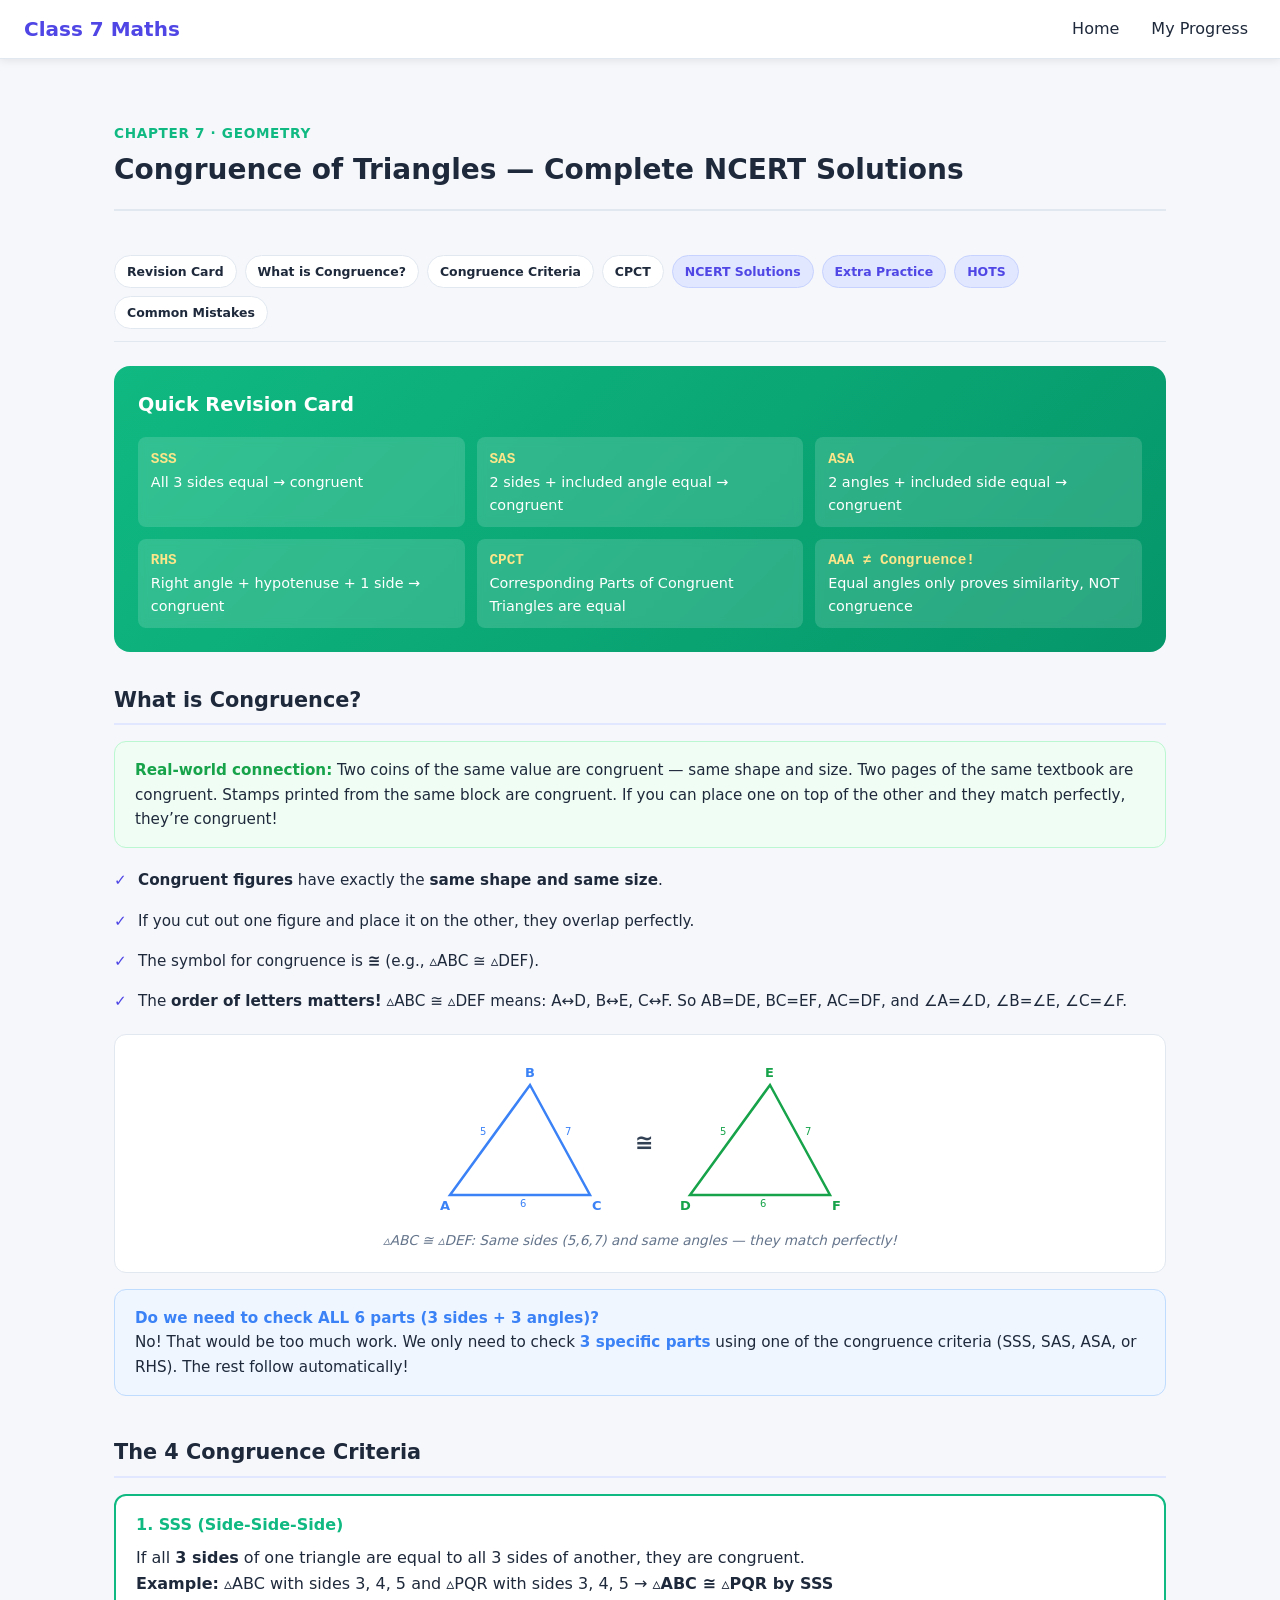
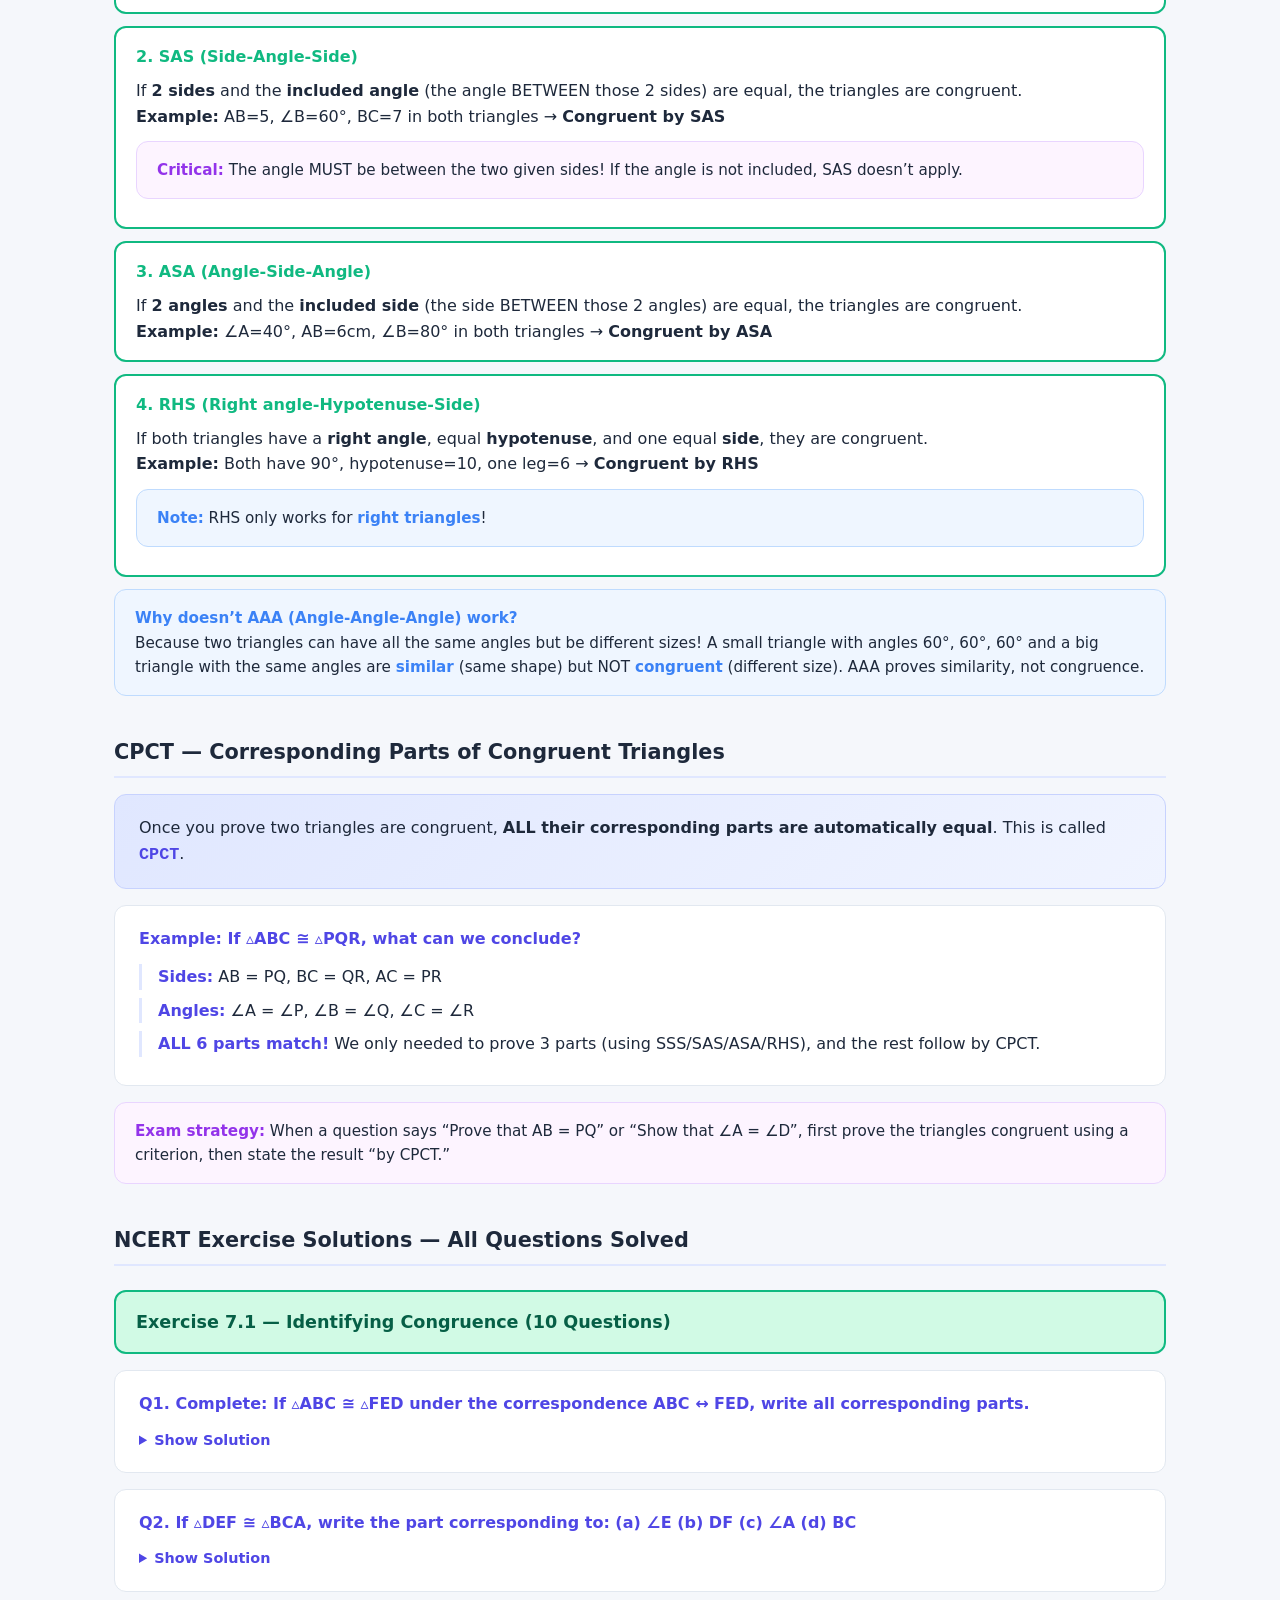
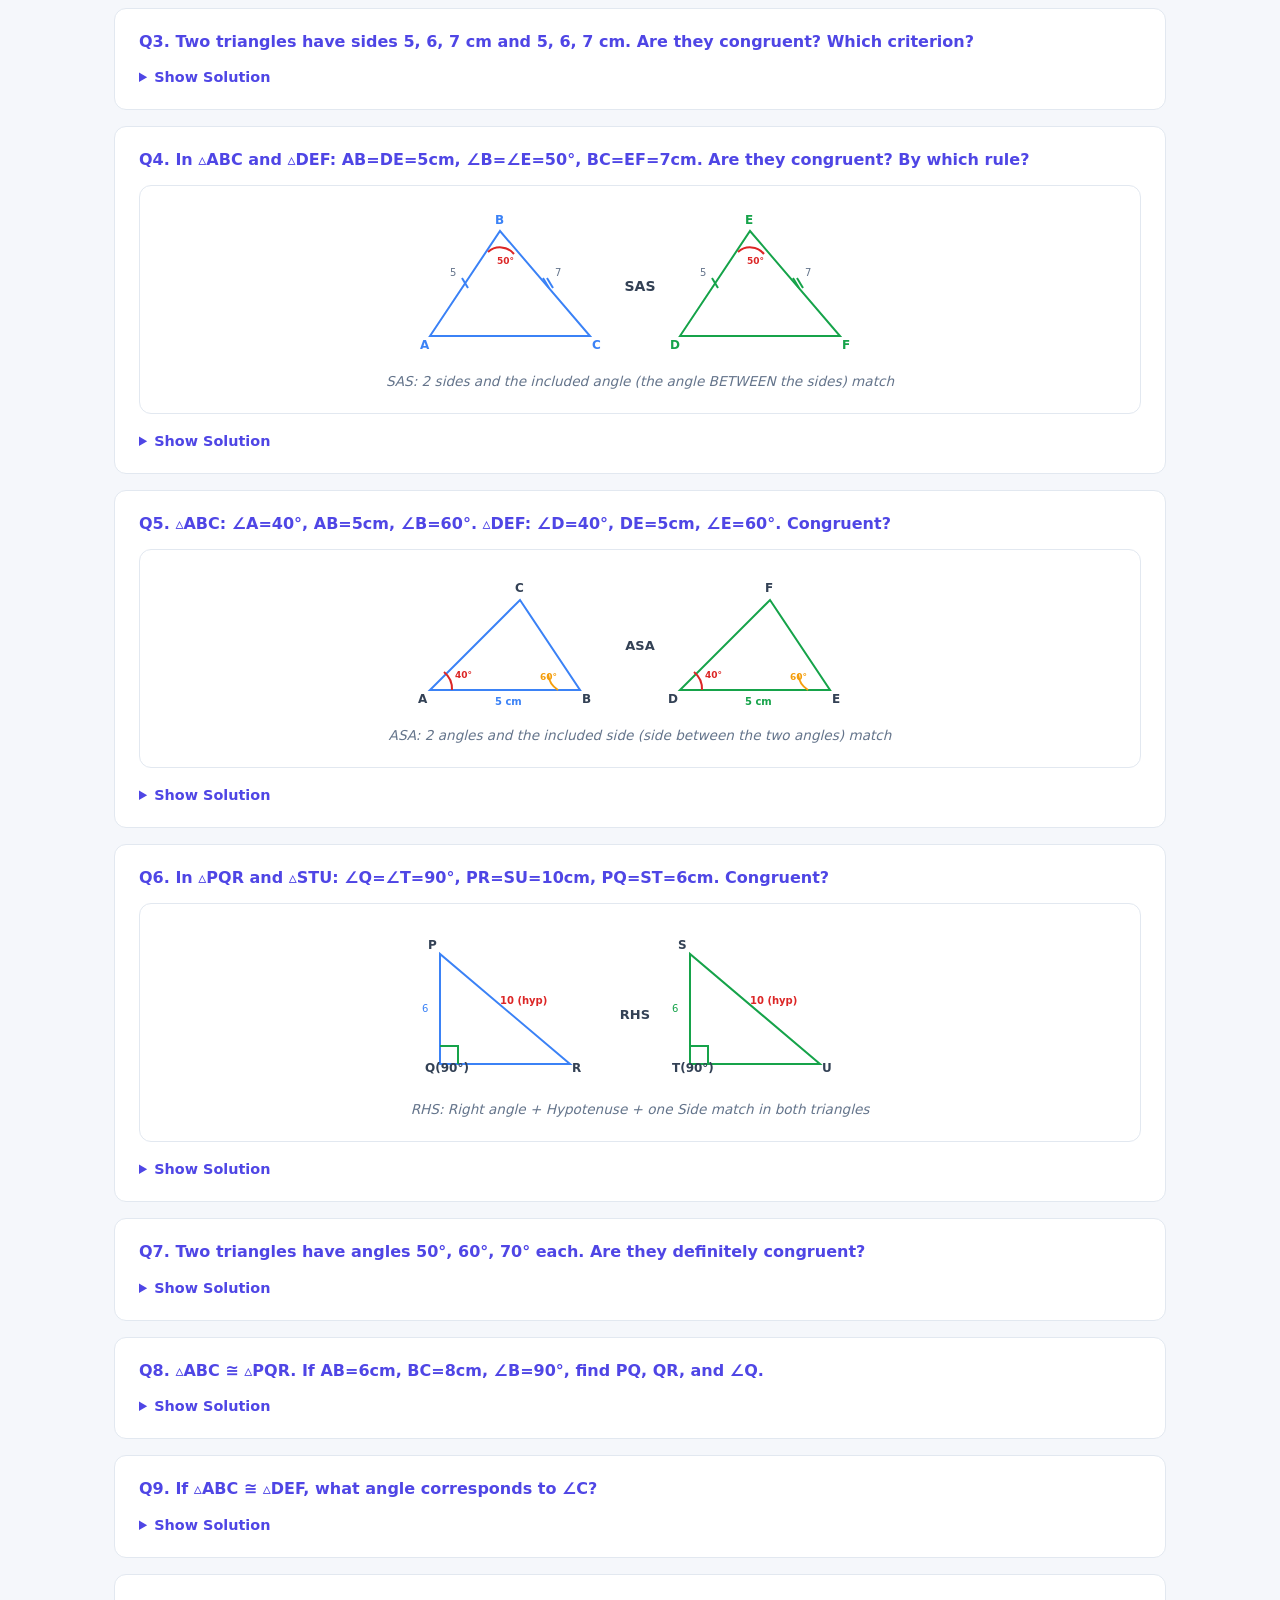
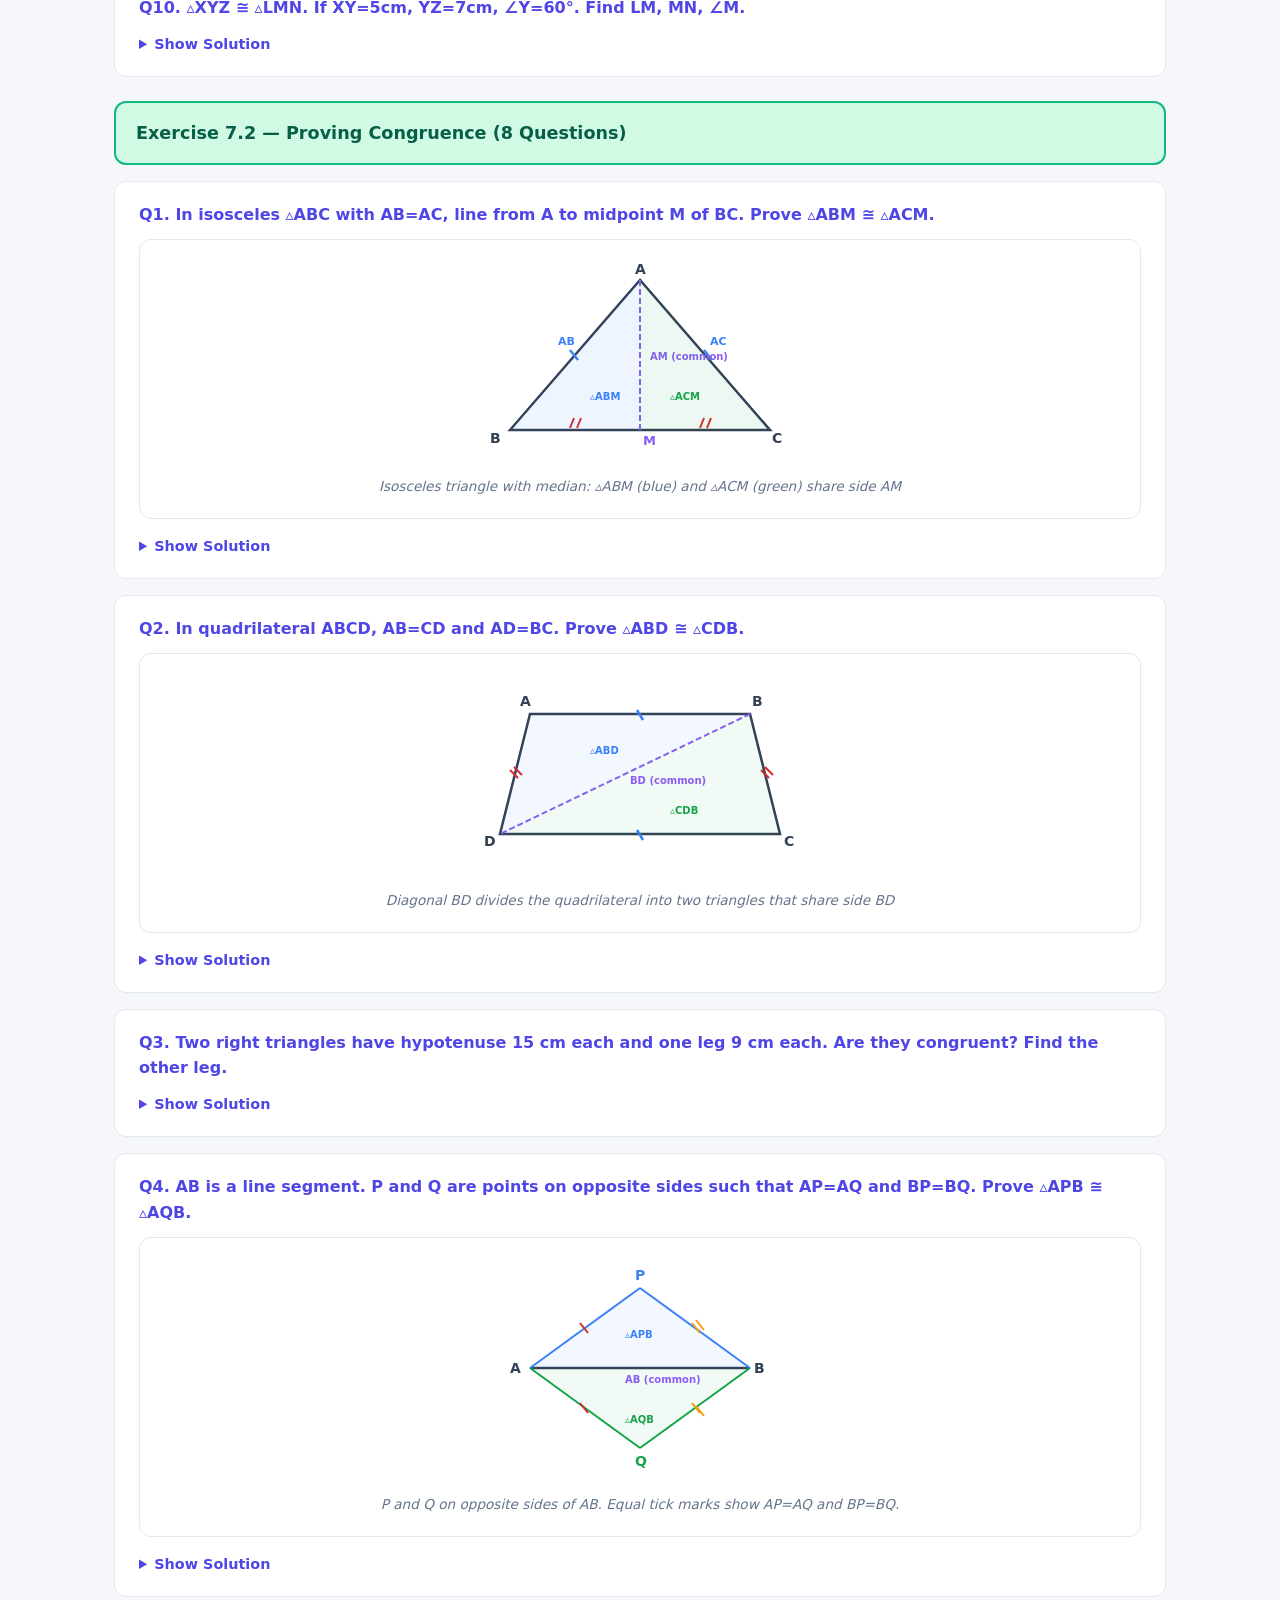
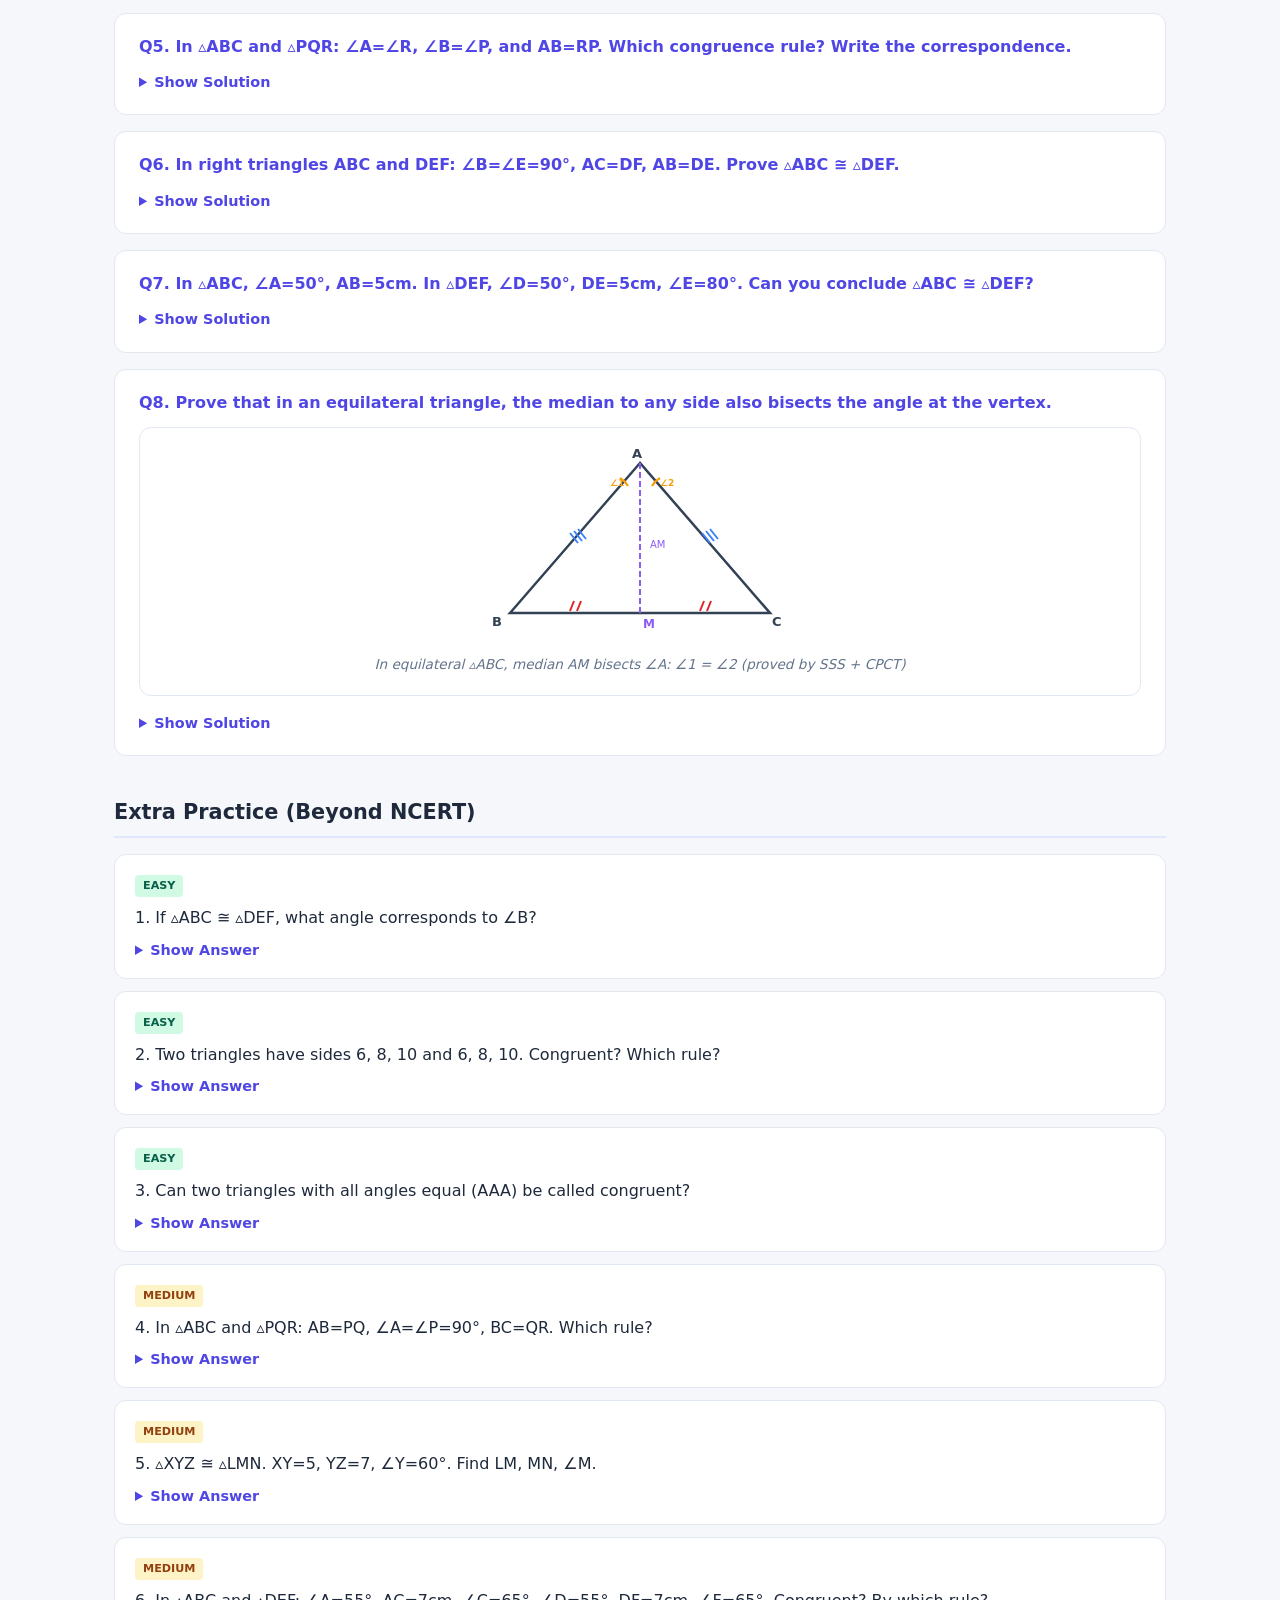
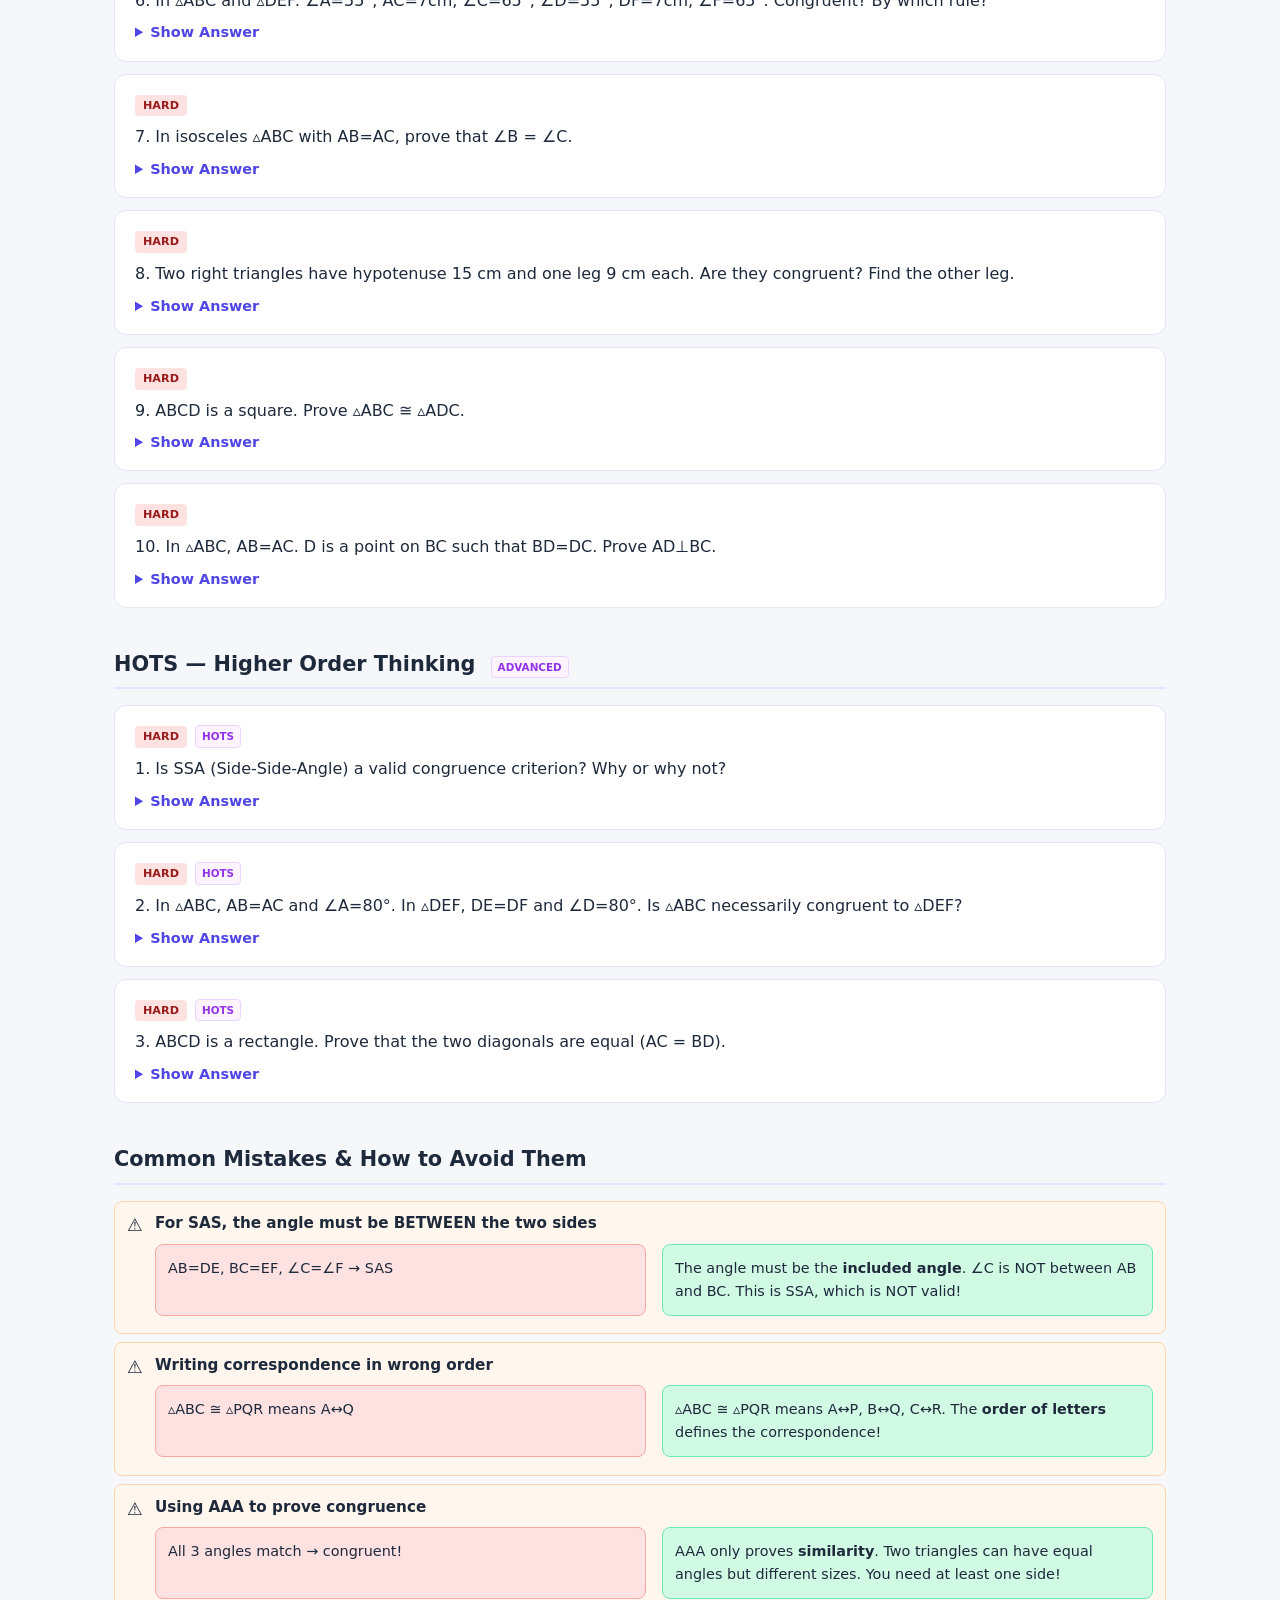
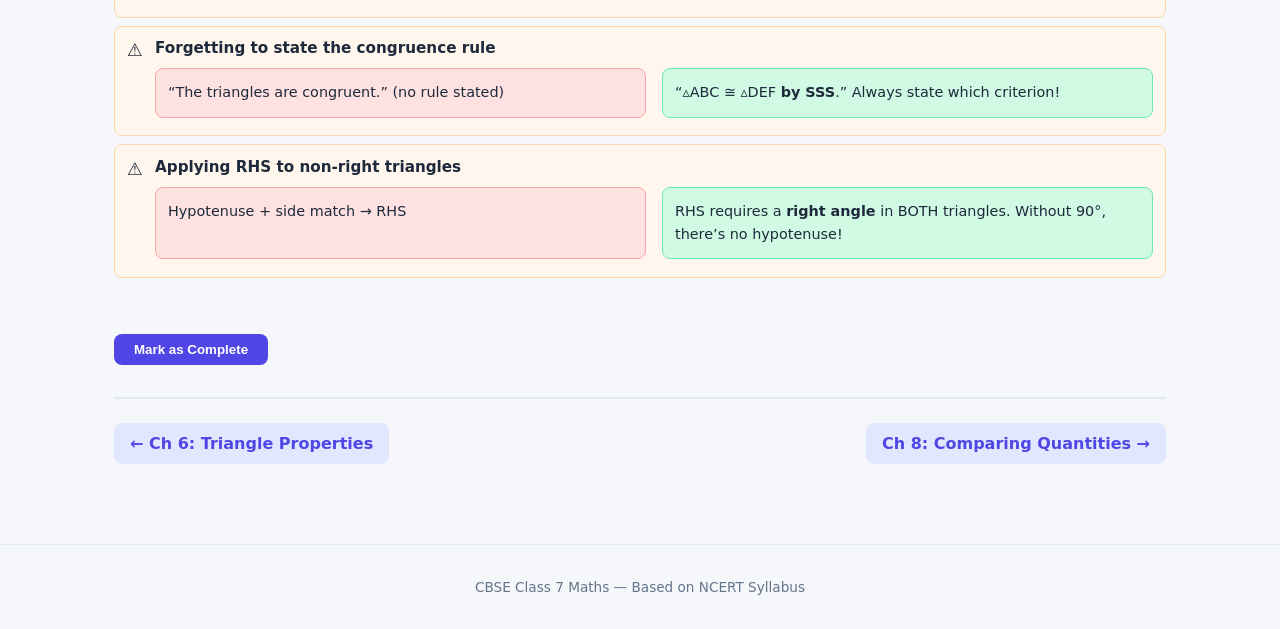
<file: chapters/ch7.html>
<!DOCTYPE html>
<html lang="en">
<head>
<meta charset="UTF-8">
<meta name="viewport" content="width=device-width,initial-scale=1">
<meta name="chapter-num" content="7">
<title>NCERT Solutions Class 7 Maths Chapter 7 Congruence of Triangles</title>
<meta name="description" content="NCERT Solutions for Class 7 Maths Chapter 7 Congruence of Triangles. SSS, SAS, ASA, RHS criteria explained with diagrams — all exercises solved step-by-step.">
<link rel="stylesheet" href="../css/style.css">
<style>
.real-world{background:#f0fdf4;border:1px solid #bbf7d0;border-radius:12px;padding:1rem 1.25rem;margin:.75rem 0;font-size:.95rem}
.real-world strong{color:#16a34a}
.why-box{background:#eff6ff;border:1px solid #bfdbfe;border-radius:12px;padding:1rem 1.25rem;margin:.75rem 0;font-size:.95rem}
.why-box strong{color:#3b82f6}
.exam-tip{background:#fdf4ff;border:1px solid #e9d5ff;border-radius:12px;padding:1rem 1.25rem;margin:.75rem 0;font-size:.95rem}
.exam-tip strong{color:#9333ea}
.wrong-right{display:flex;gap:1rem;flex-wrap:wrap;margin:.5rem 0}
.wrong-right .wrong,.wrong-right .right{flex:1;min-width:200px;padding:.75rem;border-radius:8px;font-size:.9rem}
.wrong-right .wrong{background:#fee2e2;border:1px solid #fca5a5}
.wrong-right .right{background:#d1fae5;border:1px solid #6ee7b7}
.revision-card{background:linear-gradient(135deg,#10b981,#059669);color:#fff;border-radius:16px;padding:1.5rem;margin-bottom:2rem}
.revision-card h2{color:#fff;border:none;padding:0;margin-bottom:1rem;font-size:1.2rem}
.revision-card .formula-grid{display:grid;grid-template-columns:repeat(auto-fill,minmax(250px,1fr));gap:.75rem}
.revision-card .f-item{background:rgba(255,255,255,.15);border-radius:8px;padding:.6rem .8rem;font-size:.9rem;backdrop-filter:blur(4px)}
.revision-card .f-item code{color:#fde68a;font-weight:700}
.exercise-header{background:var(--geo-light);border:2px solid var(--geo);border-radius:12px;padding:1rem 1.25rem;margin:1.5rem 0 1rem;font-size:1.1rem;font-weight:700;color:#065f46}
.step-reveal summary{cursor:pointer;color:var(--primary);font-weight:600;font-size:.9rem}
.step-reveal .steps-content{padding:.75rem;margin-top:.5rem;background:#f8fafc;border-radius:8px;border:1px solid #e2e8f0}
.hots-tag{display:inline-block;font-size:.65rem;font-weight:700;text-transform:uppercase;padding:2px 6px;border-radius:4px;background:#fdf4ff;color:#9333ea;border:1px solid #e9d5ff;margin-left:.5rem}
.criteria-card{background:#fff;border:2px solid var(--geo);border-radius:12px;padding:1rem 1.25rem;margin:.75rem 0}
.criteria-card h4{color:var(--geo);margin-bottom:.5rem;font-size:1rem}
</style>
</head>
<body>
<header class="navbar">
  <span class="logo">Class 7 Maths</span>
  <nav>
    <a href="../index.html">Home</a>
    <a href="../progress.html">My Progress</a>
  </nav>
</header>

<div class="container">
  <div class="chapter-header">
    <div class="ch-label" style="color:var(--geo)">Chapter 7 &middot; Geometry</div>
    <h1>Congruence of Triangles &mdash; Complete NCERT Solutions</h1>
  </div>

  <nav class="topic-nav">
    <a href="#revision">Revision Card</a>
    <a href="#what-is-congruence">What is Congruence?</a>
    <a href="#criteria">Congruence Criteria</a>
    <a href="#cpct">CPCT</a>
    <a href="#ncert-solutions" class="nav-exercise">NCERT Solutions</a>
    <a href="#extra-practice" class="nav-exercise">Extra Practice</a>
    <a href="#hots" class="nav-exercise">HOTS</a>
    <a href="#mistakes">Common Mistakes</a>
  </nav>

  <!-- Revision Card -->
  <div class="revision-card" id="revision">
    <h2>Quick Revision Card</h2>
    <div class="formula-grid">
      <div class="f-item"><code>SSS</code><br>All 3 sides equal &rarr; congruent</div>
      <div class="f-item"><code>SAS</code><br>2 sides + included angle equal &rarr; congruent</div>
      <div class="f-item"><code>ASA</code><br>2 angles + included side equal &rarr; congruent</div>
      <div class="f-item"><code>RHS</code><br>Right angle + hypotenuse + 1 side &rarr; congruent</div>
      <div class="f-item"><code>CPCT</code><br>Corresponding Parts of Congruent Triangles are equal</div>
      <div class="f-item"><code>AAA &ne; Congruence!</code><br>Equal angles only proves similarity, NOT congruence</div>
    </div>
  </div>

  <!-- What is Congruence? -->
  <div class="section">
    <h2 id="what-is-congruence">What is Congruence?</h2>
    <div class="real-world">
      <strong>Real-world connection:</strong> Two coins of the same value are congruent &mdash; same shape and size. Two pages of the same textbook are congruent. Stamps printed from the same block are congruent. If you can place one on top of the other and they match perfectly, they&rsquo;re congruent!
    </div>
    <ul class="summary-list">
      <li><strong>Congruent figures</strong> have exactly the <strong>same shape and same size</strong>.</li>
      <li>If you cut out one figure and place it on the other, they overlap perfectly.</li>
      <li>The symbol for congruence is <strong>&cong;</strong> (e.g., &triangle;ABC &cong; &triangle;DEF).</li>
      <li>The <strong>order of letters matters!</strong> &triangle;ABC &cong; &triangle;DEF means: A&harr;D, B&harr;E, C&harr;F. So AB=DE, BC=EF, AC=DF, and &ang;A=&ang;D, &ang;B=&ang;E, &ang;C=&ang;F.</li>
    </ul>

    <figure class="diagram">
      <svg viewBox="0 0 460 160" width="460" height="160" xmlns="http://www.w3.org/2000/svg">
        <!-- Triangle ABC -->
        <polygon points="40,140 120,30 180,140" fill="none" stroke="#3b82f6" stroke-width="2.5"/>
        <text x="30" y="155" font-size="13" fill="#3b82f6" font-weight="700">A</text>
        <text x="115" y="22" font-size="13" fill="#3b82f6" font-weight="700">B</text>
        <text x="182" y="155" font-size="13" fill="#3b82f6" font-weight="700">C</text>
        <!-- Side labels -->
        <text x="70" y="80" font-size="10" fill="#3b82f6">5</text>
        <text x="155" y="80" font-size="10" fill="#3b82f6">7</text>
        <text x="110" y="152" font-size="10" fill="#3b82f6">6</text>
        <!-- Congruence symbol -->
        <text x="225" y="95" font-size="22" fill="#334155" font-weight="800">&cong;</text>
        <!-- Triangle DEF (same shape) -->
        <polygon points="280,140 360,30 420,140" fill="none" stroke="#16a34a" stroke-width="2.5"/>
        <text x="270" y="155" font-size="13" fill="#16a34a" font-weight="700">D</text>
        <text x="355" y="22" font-size="13" fill="#16a34a" font-weight="700">E</text>
        <text x="422" y="155" font-size="13" fill="#16a34a" font-weight="700">F</text>
        <!-- Side labels -->
        <text x="310" y="80" font-size="10" fill="#16a34a">5</text>
        <text x="395" y="80" font-size="10" fill="#16a34a">7</text>
        <text x="350" y="152" font-size="10" fill="#16a34a">6</text>
      </svg>
      <figcaption>&triangle;ABC &cong; &triangle;DEF: Same sides (5,6,7) and same angles &mdash; they match perfectly!</figcaption>
    </figure>

    <div class="why-box">
      <strong>Do we need to check ALL 6 parts (3 sides + 3 angles)?</strong><br>
      No! That would be too much work. We only need to check <strong>3 specific parts</strong> using one of the congruence criteria (SSS, SAS, ASA, or RHS). The rest follow automatically!
    </div>
  </div>

  <!-- Congruence Criteria -->
  <div class="section">
    <h2 id="criteria">The 4 Congruence Criteria</h2>

    <div class="criteria-card">
      <h4>1. SSS (Side-Side-Side)</h4>
      <p>If all <strong>3 sides</strong> of one triangle are equal to all 3 sides of another, they are congruent.</p>
      <div class="step"><strong>Example:</strong> &triangle;ABC with sides 3, 4, 5 and &triangle;PQR with sides 3, 4, 5 &rarr; <strong>&triangle;ABC &cong; &triangle;PQR by SSS</strong></div>
    </div>

    <div class="criteria-card">
      <h4>2. SAS (Side-Angle-Side)</h4>
      <p>If <strong>2 sides</strong> and the <strong>included angle</strong> (the angle BETWEEN those 2 sides) are equal, the triangles are congruent.</p>
      <div class="step"><strong>Example:</strong> AB=5, &ang;B=60&deg;, BC=7 in both triangles &rarr; <strong>Congruent by SAS</strong></div>
      <div class="exam-tip"><strong>Critical:</strong> The angle MUST be between the two given sides! If the angle is not included, SAS doesn&rsquo;t apply.</div>
    </div>

    <div class="criteria-card">
      <h4>3. ASA (Angle-Side-Angle)</h4>
      <p>If <strong>2 angles</strong> and the <strong>included side</strong> (the side BETWEEN those 2 angles) are equal, the triangles are congruent.</p>
      <div class="step"><strong>Example:</strong> &ang;A=40&deg;, AB=6cm, &ang;B=80&deg; in both triangles &rarr; <strong>Congruent by ASA</strong></div>
    </div>

    <div class="criteria-card">
      <h4>4. RHS (Right angle-Hypotenuse-Side)</h4>
      <p>If both triangles have a <strong>right angle</strong>, equal <strong>hypotenuse</strong>, and one equal <strong>side</strong>, they are congruent.</p>
      <div class="step"><strong>Example:</strong> Both have 90&deg;, hypotenuse=10, one leg=6 &rarr; <strong>Congruent by RHS</strong></div>
      <div class="why-box"><strong>Note:</strong> RHS only works for <strong>right triangles</strong>!</div>
    </div>

    <div class="why-box">
      <strong>Why doesn&rsquo;t AAA (Angle-Angle-Angle) work?</strong><br>
      Because two triangles can have all the same angles but be different sizes! A small triangle with angles 60&deg;, 60&deg;, 60&deg; and a big triangle with the same angles are <strong>similar</strong> (same shape) but NOT <strong>congruent</strong> (different size). AAA proves similarity, not congruence.
    </div>
  </div>

  <!-- CPCT -->
  <div class="section">
    <h2 id="cpct">CPCT &mdash; Corresponding Parts of Congruent Triangles</h2>
    <div class="formula-box">
      Once you prove two triangles are congruent, <strong>ALL their corresponding parts are automatically equal</strong>. This is called <code>CPCT</code>.
    </div>
    <div class="example">
      <h3>Example: If &triangle;ABC &cong; &triangle;PQR, what can we conclude?</h3>
      <div class="step"><strong>Sides:</strong> AB = PQ, BC = QR, AC = PR</div>
      <div class="step"><strong>Angles:</strong> &ang;A = &ang;P, &ang;B = &ang;Q, &ang;C = &ang;R</div>
      <div class="step"><strong>ALL 6 parts match!</strong> We only needed to prove 3 parts (using SSS/SAS/ASA/RHS), and the rest follow by CPCT.</div>
    </div>
    <div class="exam-tip">
      <strong>Exam strategy:</strong> When a question says &ldquo;Prove that AB = PQ&rdquo; or &ldquo;Show that &ang;A = &ang;D&rdquo;, first prove the triangles congruent using a criterion, then state the result &ldquo;by CPCT.&rdquo;
    </div>
  </div>

  <!-- NCERT Solutions -->
  <div class="section">
    <h2 id="ncert-solutions">NCERT Exercise Solutions &mdash; All Questions Solved</h2>

    <div class="exercise-header">Exercise 7.1 &mdash; Identifying Congruence (10 Questions)</div>

    <div class="example"><h3>Q1. Complete: If &triangle;ABC &cong; &triangle;FED under the correspondence ABC &harr; FED, write all corresponding parts.</h3>
      <details class="step-reveal"><summary>Show Solution</summary><div class="steps-content">
        <div class="step"><strong>Step 1:</strong> Read the correspondence: A&harr;F, B&harr;E, C&harr;D</div>
        <div class="step"><strong>Step 2:</strong> Corresponding sides: AB=FE, BC=ED, AC=FD</div>
        <div class="step"><strong>Step 3:</strong> Corresponding angles: &ang;A=&ang;F, &ang;B=&ang;E, &ang;C=&ang;D</div>
      </div></details></div>

    <div class="example"><h3>Q2. If &triangle;DEF &cong; &triangle;BCA, write the part corresponding to: (a) &ang;E (b) DF (c) &ang;A (d) BC</h3>
      <details class="step-reveal"><summary>Show Solution</summary><div class="steps-content">
        <div class="step"><strong>Step 1:</strong> Correspondence: D&harr;B, E&harr;C, F&harr;A</div>
        <div class="step"><strong>(a)</strong> &ang;E corresponds to <strong>&ang;C</strong></div>
        <div class="step"><strong>(b)</strong> DF corresponds to <strong>BA</strong></div>
        <div class="step"><strong>(c)</strong> &ang;A corresponds to <strong>&ang;F</strong></div>
        <div class="step"><strong>(d)</strong> BC corresponds to <strong>DE</strong></div>
      </div></details></div>

    <div class="example"><h3>Q3. Two triangles have sides 5, 6, 7 cm and 5, 6, 7 cm. Are they congruent? Which criterion?</h3>
      <details class="step-reveal"><summary>Show Solution</summary><div class="steps-content">
        <div class="step"><strong>Step 1:</strong> Compare all three pairs of sides:</div>
        <div class="step"><strong>Step 2:</strong> Side 1: 5 = 5 &#10003; Side 2: 6 = 6 &#10003; Side 3: 7 = 7 &#10003;</div>
        <div class="step"><strong>Step 3:</strong> All three sides match.</div>
        <div class="step"><strong>Answer: Yes, congruent by SSS (Side-Side-Side)</strong></div>
      </div></details></div>

    <div class="example"><h3>Q4. In &triangle;ABC and &triangle;DEF: AB=DE=5cm, &ang;B=&ang;E=50&deg;, BC=EF=7cm. Are they congruent? By which rule?</h3>
      <figure class="diagram">
        <svg viewBox="0 0 480 150" width="480" height="150" xmlns="http://www.w3.org/2000/svg">
          <!-- Triangle ABC -->
          <polygon points="30,130 100,25 190,130" fill="none" stroke="#3b82f6" stroke-width="2"/>
          <text x="20" y="143" font-size="12" fill="#3b82f6" font-weight="700">A</text>
          <text x="95" y="18" font-size="12" fill="#3b82f6" font-weight="700">B</text>
          <text x="192" y="143" font-size="12" fill="#3b82f6" font-weight="700">C</text>
          <!-- Tick marks: AB = DE (single tick) -->
          <line x1="62" y1="72" x2="68" y2="82" stroke="#3b82f6" stroke-width="2"/>
          <!-- Tick marks: BC = EF (double tick) -->
          <line x1="143" y1="72" x2="149" y2="82" stroke="#3b82f6" stroke-width="2"/>
          <line x1="147" y1="72" x2="153" y2="82" stroke="#3b82f6" stroke-width="2"/>
          <!-- Angle arc at B -->
          <path d="M 88,46 A 18,18 0 0,1 114,48" fill="none" stroke="#dc2626" stroke-width="2"/>
          <text x="97" y="58" font-size="9" fill="#dc2626" font-weight="600">50&deg;</text>
          <!-- Side labels -->
          <text x="50" y="70" font-size="10" fill="#64748b">5</text>
          <text x="155" y="70" font-size="10" fill="#64748b">7</text>
          <!-- Triangle DEF -->
          <polygon points="280,130 350,25 440,130" fill="none" stroke="#16a34a" stroke-width="2"/>
          <text x="270" y="143" font-size="12" fill="#16a34a" font-weight="700">D</text>
          <text x="345" y="18" font-size="12" fill="#16a34a" font-weight="700">E</text>
          <text x="442" y="143" font-size="12" fill="#16a34a" font-weight="700">F</text>
          <!-- Tick marks -->
          <line x1="312" y1="72" x2="318" y2="82" stroke="#16a34a" stroke-width="2"/>
          <line x1="393" y1="72" x2="399" y2="82" stroke="#16a34a" stroke-width="2"/>
          <line x1="397" y1="72" x2="403" y2="82" stroke="#16a34a" stroke-width="2"/>
          <!-- Angle arc at E -->
          <path d="M 338,46 A 18,18 0 0,1 364,48" fill="none" stroke="#dc2626" stroke-width="2"/>
          <text x="347" y="58" font-size="9" fill="#dc2626" font-weight="600">50&deg;</text>
          <!-- Side labels -->
          <text x="300" y="70" font-size="10" fill="#64748b">5</text>
          <text x="405" y="70" font-size="10" fill="#64748b">7</text>
          <!-- SAS label -->
          <text x="240" y="85" text-anchor="middle" font-size="14" fill="#334155" font-weight="800">SAS</text>
        </svg>
        <figcaption>SAS: 2 sides and the included angle (the angle BETWEEN the sides) match</figcaption>
      </figure>
      <details class="step-reveal"><summary>Show Solution</summary><div class="steps-content">
        <div class="step"><strong>Step 1:</strong> We have two sides and an angle. Is the angle INCLUDED (between the two sides)?</div>
        <div class="step"><strong>Step 2:</strong> AB and BC meet at B. &ang;B is at vertex B, which IS between sides AB and BC. &#10003;</div>
        <div class="step"><strong>Step 3:</strong> AB=DE, &ang;B=&ang;E, BC=EF (Side-Angle-Side)</div>
        <div class="step"><strong>Answer: &triangle;ABC &cong; &triangle;DEF by SAS</strong></div>
      </div></details></div>

    <div class="example"><h3>Q5. &triangle;ABC: &ang;A=40&deg;, AB=5cm, &ang;B=60&deg;. &triangle;DEF: &ang;D=40&deg;, DE=5cm, &ang;E=60&deg;. Congruent?</h3>
      <figure class="diagram">
        <svg viewBox="0 0 480 140" width="480" height="140" xmlns="http://www.w3.org/2000/svg">
          <!-- Triangle ABC -->
          <polygon points="30,120 180,120 120,30" fill="none" stroke="#3b82f6" stroke-width="2"/>
          <text x="18" y="133" font-size="12" fill="#334155" font-weight="700">A</text>
          <text x="182" y="133" font-size="12" fill="#334155" font-weight="700">B</text>
          <text x="115" y="22" font-size="12" fill="#334155" font-weight="700">C</text>
          <!-- Angle arcs -->
          <path d="M 52,120 A 22,22 0 0,0 44,102" fill="none" stroke="#dc2626" stroke-width="2"/>
          <text x="55" y="108" font-size="9" fill="#dc2626" font-weight="600">40&deg;</text>
          <path d="M 158,120 A 22,22 0 0,1 148,104" fill="none" stroke="#f59e0b" stroke-width="2"/>
          <text x="140" y="110" font-size="9" fill="#f59e0b" font-weight="600">60&deg;</text>
          <!-- Side label -->
          <text x="95" y="135" font-size="10" fill="#3b82f6" font-weight="600">5 cm</text>
          <!-- Triangle DEF -->
          <polygon points="280,120 430,120 370,30" fill="none" stroke="#16a34a" stroke-width="2"/>
          <text x="268" y="133" font-size="12" fill="#334155" font-weight="700">D</text>
          <text x="432" y="133" font-size="12" fill="#334155" font-weight="700">E</text>
          <text x="365" y="22" font-size="12" fill="#334155" font-weight="700">F</text>
          <path d="M 302,120 A 22,22 0 0,0 294,102" fill="none" stroke="#dc2626" stroke-width="2"/>
          <text x="305" y="108" font-size="9" fill="#dc2626" font-weight="600">40&deg;</text>
          <path d="M 408,120 A 22,22 0 0,1 398,104" fill="none" stroke="#f59e0b" stroke-width="2"/>
          <text x="390" y="110" font-size="9" fill="#f59e0b" font-weight="600">60&deg;</text>
          <text x="345" y="135" font-size="10" fill="#16a34a" font-weight="600">5 cm</text>
          <!-- ASA label -->
          <text x="240" y="80" text-anchor="middle" font-size="13" fill="#334155" font-weight="800">ASA</text>
        </svg>
        <figcaption>ASA: 2 angles and the included side (side between the two angles) match</figcaption>
      </figure>
      <details class="step-reveal"><summary>Show Solution</summary><div class="steps-content">
        <div class="step"><strong>Step 1:</strong> We have two angles and a side. Is the side INCLUDED (between the two angles)?</div>
        <div class="step"><strong>Step 2:</strong> &ang;A and &ang;B are at the ends of side AB. So AB is the included side. &#10003;</div>
        <div class="step"><strong>Step 3:</strong> &ang;A=&ang;D=40&deg;, AB=DE=5cm, &ang;B=&ang;E=60&deg; (Angle-Side-Angle)</div>
        <div class="step"><strong>Answer: &triangle;ABC &cong; &triangle;DEF by ASA</strong></div>
      </div></details></div>

    <div class="example"><h3>Q6. In &triangle;PQR and &triangle;STU: &ang;Q=&ang;T=90&deg;, PR=SU=10cm, PQ=ST=6cm. Congruent?</h3>
      <figure class="diagram">
        <svg viewBox="0 0 460 160" width="460" height="160" xmlns="http://www.w3.org/2000/svg">
          <!-- Right triangle PQR -->
          <polygon points="30,140 30,30 160,140" fill="none" stroke="#3b82f6" stroke-width="2"/>
          <!-- Right angle marker at Q -->
          <polyline points="30,122 48,122 48,140" fill="none" stroke="#16a34a" stroke-width="2"/>
          <text x="15" y="148" font-size="12" fill="#334155" font-weight="700">Q(90&deg;)</text>
          <text x="18" y="25" font-size="12" fill="#334155" font-weight="700">P</text>
          <text x="162" y="148" font-size="12" fill="#334155" font-weight="700">R</text>
          <text x="12" y="88" font-size="10" fill="#3b82f6">6</text>
          <text x="90" y="80" font-size="10" fill="#dc2626" font-weight="600">10 (hyp)</text>
          <!-- Right triangle STU -->
          <polygon points="280,140 280,30 410,140" fill="none" stroke="#16a34a" stroke-width="2"/>
          <polyline points="280,122 298,122 298,140" fill="none" stroke="#16a34a" stroke-width="2"/>
          <text x="262" y="148" font-size="12" fill="#334155" font-weight="700">T(90&deg;)</text>
          <text x="268" y="25" font-size="12" fill="#334155" font-weight="700">S</text>
          <text x="412" y="148" font-size="12" fill="#334155" font-weight="700">U</text>
          <text x="262" y="88" font-size="10" fill="#16a34a">6</text>
          <text x="340" y="80" font-size="10" fill="#dc2626" font-weight="600">10 (hyp)</text>
          <!-- RHS label -->
          <text x="225" y="95" text-anchor="middle" font-size="13" fill="#334155" font-weight="800">RHS</text>
        </svg>
        <figcaption>RHS: Right angle + Hypotenuse + one Side match in both triangles</figcaption>
      </figure>
      <details class="step-reveal"><summary>Show Solution</summary><div class="steps-content">
        <div class="step"><strong>Step 1:</strong> Both have a right angle (&ang;Q=&ang;T=90&deg;). &#10003;</div>
        <div class="step"><strong>Step 2:</strong> PR and SU are the sides opposite the right angles = hypotenuses. PR=SU=10cm. &#10003;</div>
        <div class="step"><strong>Step 3:</strong> One more side: PQ=ST=6cm. &#10003;</div>
        <div class="step"><strong>Answer: &triangle;PQR &cong; &triangle;STU by RHS (Right angle-Hypotenuse-Side)</strong></div>
      </div></details></div>

    <div class="example"><h3>Q7. Two triangles have angles 50&deg;, 60&deg;, 70&deg; each. Are they definitely congruent?</h3>
      <details class="step-reveal"><summary>Show Solution</summary><div class="steps-content">
        <div class="step"><strong>Step 1:</strong> All three angles match: 50&deg;=50&deg;, 60&deg;=60&deg;, 70&deg;=70&deg;.</div>
        <div class="step"><strong>Step 2:</strong> But this is AAA (Angle-Angle-Angle).</div>
        <div class="step"><strong>Step 3:</strong> AAA only proves <strong>similarity</strong>, NOT congruence. The triangles could be different sizes!</div>
        <div class="step"><strong>Answer: NOT necessarily congruent.</strong> They are similar but may have different side lengths.</div>
      </div></details></div>

    <div class="example"><h3>Q8. &triangle;ABC &cong; &triangle;PQR. If AB=6cm, BC=8cm, &ang;B=90&deg;, find PQ, QR, and &ang;Q.</h3>
      <details class="step-reveal"><summary>Show Solution</summary><div class="steps-content">
        <div class="step"><strong>Step 1:</strong> Correspondence: A&harr;P, B&harr;Q, C&harr;R</div>
        <div class="step"><strong>Step 2:</strong> By CPCT: PQ = AB = <strong>6 cm</strong></div>
        <div class="step"><strong>Step 3:</strong> By CPCT: QR = BC = <strong>8 cm</strong></div>
        <div class="step"><strong>Step 4:</strong> By CPCT: &ang;Q = &ang;B = <strong>90&deg;</strong></div>
      </div></details></div>

    <div class="example"><h3>Q9. If &triangle;ABC &cong; &triangle;DEF, what angle corresponds to &ang;C?</h3>
      <details class="step-reveal"><summary>Show Solution</summary><div class="steps-content">
        <div class="step"><strong>Step 1:</strong> Read the correspondence: A&harr;D, B&harr;E, C&harr;F</div>
        <div class="step"><strong>Step 2:</strong> C corresponds to F.</div>
        <div class="step"><strong>Answer: &ang;C corresponds to &ang;F</strong></div>
      </div></details></div>

    <div class="example"><h3>Q10. &triangle;XYZ &cong; &triangle;LMN. If XY=5cm, YZ=7cm, &ang;Y=60&deg;. Find LM, MN, &ang;M.</h3>
      <details class="step-reveal"><summary>Show Solution</summary><div class="steps-content">
        <div class="step"><strong>Step 1:</strong> Correspondence: X&harr;L, Y&harr;M, Z&harr;N</div>
        <div class="step"><strong>Step 2:</strong> By CPCT: LM = XY = <strong>5 cm</strong></div>
        <div class="step"><strong>Step 3:</strong> By CPCT: MN = YZ = <strong>7 cm</strong></div>
        <div class="step"><strong>Step 4:</strong> By CPCT: &ang;M = &ang;Y = <strong>60&deg;</strong></div>
      </div></details></div>

    <div class="exercise-header">Exercise 7.2 &mdash; Proving Congruence (8 Questions)</div>

    <div class="example"><h3>Q1. In isosceles &triangle;ABC with AB=AC, line from A to midpoint M of BC. Prove &triangle;ABM &cong; &triangle;ACM.</h3>
      <figure class="diagram">
        <svg viewBox="0 0 360 200" width="360" height="200" xmlns="http://www.w3.org/2000/svg">
          <!-- Triangle ABC -->
          <polygon points="180,20 50,170 310,170" fill="none" stroke="#334155" stroke-width="2.5"/>
          <!-- Median AM -->
          <line x1="180" y1="20" x2="180" y2="170" stroke="#8b5cf6" stroke-width="2" stroke-dasharray="6,3"/>
          <!-- Tick marks: AB = AC (single tick on each) -->
          <line x1="110" y1="90" x2="118" y2="100" stroke="#3b82f6" stroke-width="2.5"/>
          <line x1="244" y1="90" x2="252" y2="100" stroke="#3b82f6" stroke-width="2.5"/>
          <!-- Tick marks: BM = MC (double tick on each) -->
          <line x1="110" y1="168" x2="114" y2="158" stroke="#dc2626" stroke-width="2"/>
          <line x1="117" y1="168" x2="121" y2="158" stroke="#dc2626" stroke-width="2"/>
          <line x1="240" y1="168" x2="244" y2="158" stroke="#dc2626" stroke-width="2"/>
          <line x1="247" y1="168" x2="251" y2="158" stroke="#dc2626" stroke-width="2"/>
          <!-- Vertex labels -->
          <text x="175" y="14" font-size="14" fill="#334155" font-weight="800">A</text>
          <text x="30" y="183" font-size="14" fill="#334155" font-weight="800">B</text>
          <text x="312" y="183" font-size="14" fill="#334155" font-weight="800">C</text>
          <text x="183" y="185" font-size="13" fill="#8b5cf6" font-weight="700">M</text>
          <!-- Side labels -->
          <text x="98" y="85" font-size="11" fill="#3b82f6" font-weight="600">AB</text>
          <text x="250" y="85" font-size="11" fill="#3b82f6" font-weight="600">AC</text>
          <text x="190" y="100" font-size="10" fill="#8b5cf6" font-weight="600">AM (common)</text>
          <!-- Shading to show two triangles -->
          <polygon points="180,20 50,170 180,170" fill="#3b82f6" opacity="0.08"/>
          <polygon points="180,20 310,170 180,170" fill="#16a34a" opacity="0.08"/>
          <text x="130" y="140" font-size="10" fill="#3b82f6" font-weight="600">&triangle;ABM</text>
          <text x="210" y="140" font-size="10" fill="#16a34a" font-weight="600">&triangle;ACM</text>
        </svg>
        <figcaption>Isosceles triangle with median: &triangle;ABM (blue) and &triangle;ACM (green) share side AM</figcaption>
      </figure>
      <details class="step-reveal"><summary>Show Solution</summary><div class="steps-content">
        <div class="step"><strong>Step 1:</strong> List what we know:<br>&bull; AB = AC (given, isosceles)<br>&bull; BM = CM (M is midpoint of BC)<br>&bull; AM = AM (common side)</div>
        <div class="step"><strong>Step 2:</strong> We have 3 pairs of equal sides.</div>
        <div class="step"><strong>Step 3:</strong> <strong>&triangle;ABM &cong; &triangle;ACM by SSS</strong></div>
        <div class="step"><strong>Bonus:</strong> By CPCT, &ang;AMB = &ang;AMC. Since they form a linear pair, each = 90&deg;. So AM is perpendicular to BC!</div>
      </div></details></div>

    <div class="example"><h3>Q2. In quadrilateral ABCD, AB=CD and AD=BC. Prove &triangle;ABD &cong; &triangle;CDB.</h3>
      <figure class="diagram">
        <svg viewBox="0 0 340 200" width="340" height="200" xmlns="http://www.w3.org/2000/svg">
          <!-- Quadrilateral ABCD -->
          <polygon points="60,40 280,40 310,160 30,160" fill="none" stroke="#334155" stroke-width="2.5"/>
          <!-- Diagonal BD -->
          <line x1="280" y1="40" x2="30" y2="160" stroke="#8b5cf6" stroke-width="2" stroke-dasharray="6,3"/>
          <!-- Tick marks: AB = CD (single) -->
          <line x1="167" y1="36" x2="173" y2="46" stroke="#3b82f6" stroke-width="2.5"/>
          <line x1="167" y1="156" x2="173" y2="166" stroke="#3b82f6" stroke-width="2.5"/>
          <!-- Tick marks: AD = BC (double) -->
          <line x1="40" y1="96" x2="48" y2="104" stroke="#dc2626" stroke-width="2"/>
          <line x1="44" y1="93" x2="52" y2="101" stroke="#dc2626" stroke-width="2"/>
          <line x1="291" y1="96" x2="299" y2="104" stroke="#dc2626" stroke-width="2"/>
          <line x1="295" y1="93" x2="303" y2="101" stroke="#dc2626" stroke-width="2"/>
          <!-- Vertex labels -->
          <text x="50" y="32" font-size="14" fill="#334155" font-weight="800">A</text>
          <text x="282" y="32" font-size="14" fill="#334155" font-weight="800">B</text>
          <text x="314" y="172" font-size="14" fill="#334155" font-weight="800">C</text>
          <text x="14" y="172" font-size="14" fill="#334155" font-weight="800">D</text>
          <!-- Triangle shading -->
          <polygon points="60,40 280,40 30,160" fill="#3b82f6" opacity="0.06"/>
          <polygon points="280,40 310,160 30,160" fill="#16a34a" opacity="0.06"/>
          <!-- Labels -->
          <text x="120" y="80" font-size="10" fill="#3b82f6" font-weight="600">&triangle;ABD</text>
          <text x="200" y="140" font-size="10" fill="#16a34a" font-weight="600">&triangle;CDB</text>
          <text x="160" y="110" font-size="10" fill="#8b5cf6" font-weight="600">BD (common)</text>
        </svg>
        <figcaption>Diagonal BD divides the quadrilateral into two triangles that share side BD</figcaption>
      </figure>
      <details class="step-reveal"><summary>Show Solution</summary><div class="steps-content">
        <div class="step"><strong>Step 1:</strong> In &triangle;ABD and &triangle;CDB:</div>
        <div class="step"><strong>Step 2:</strong> AB = CD (given) &#10003;</div>
        <div class="step"><strong>Step 3:</strong> AD = BC (given) &#10003;</div>
        <div class="step"><strong>Step 4:</strong> BD = DB (common side) &#10003;</div>
        <div class="step"><strong>Step 5:</strong> 3 sides equal &rarr; <strong>&triangle;ABD &cong; &triangle;CDB by SSS</strong></div>
      </div></details></div>

    <div class="example"><h3>Q3. Two right triangles have hypotenuse 15 cm each and one leg 9 cm each. Are they congruent? Find the other leg.</h3>
      <details class="step-reveal"><summary>Show Solution</summary><div class="steps-content">
        <div class="step"><strong>Step 1:</strong> Both have right angle (90&deg;). &#10003;</div>
        <div class="step"><strong>Step 2:</strong> Hypotenuse: 15 = 15. &#10003;</div>
        <div class="step"><strong>Step 3:</strong> One leg: 9 = 9. &#10003;</div>
        <div class="step"><strong>Step 4:</strong> <strong>Yes, congruent by RHS.</strong></div>
        <div class="step"><strong>Step 5:</strong> Find other leg using Pythagoras:<br>a&sup2; + 9&sup2; = 15&sup2;<br>a&sup2; + 81 = 225<br>a&sup2; = 144<br>a = &radic;144 = <strong>12 cm</strong></div>
      </div></details></div>

    <div class="example"><h3>Q4. AB is a line segment. P and Q are points on opposite sides such that AP=AQ and BP=BQ. Prove &triangle;APB &cong; &triangle;AQB.</h3>
      <figure class="diagram">
        <svg viewBox="0 0 340 220" width="340" height="220" xmlns="http://www.w3.org/2000/svg">
          <!-- Line AB -->
          <line x1="60" y1="110" x2="280" y2="110" stroke="#334155" stroke-width="2.5"/>
          <!-- Point P above -->
          <line x1="60" y1="110" x2="170" y2="30" stroke="#3b82f6" stroke-width="2"/>
          <line x1="280" y1="110" x2="170" y2="30" stroke="#3b82f6" stroke-width="2"/>
          <!-- Point Q below -->
          <line x1="60" y1="110" x2="170" y2="190" stroke="#16a34a" stroke-width="2"/>
          <line x1="280" y1="110" x2="170" y2="190" stroke="#16a34a" stroke-width="2"/>
          <!-- Tick marks: AP = AQ (single) -->
          <line x1="110" y1="65" x2="118" y2="75" stroke="#dc2626" stroke-width="2"/>
          <line x1="110" y1="145" x2="118" y2="155" stroke="#dc2626" stroke-width="2"/>
          <!-- Tick marks: BP = BQ (double) -->
          <line x1="222" y1="65" x2="230" y2="75" stroke="#f59e0b" stroke-width="2"/>
          <line x1="226" y1="62" x2="234" y2="72" stroke="#f59e0b" stroke-width="2"/>
          <line x1="222" y1="145" x2="230" y2="155" stroke="#f59e0b" stroke-width="2"/>
          <line x1="226" y1="148" x2="234" y2="158" stroke="#f59e0b" stroke-width="2"/>
          <!-- Vertex labels -->
          <text x="40" y="115" font-size="14" fill="#334155" font-weight="800">A</text>
          <text x="284" y="115" font-size="14" fill="#334155" font-weight="800">B</text>
          <text x="165" y="22" font-size="14" fill="#3b82f6" font-weight="800">P</text>
          <text x="165" y="208" font-size="14" fill="#16a34a" font-weight="800">Q</text>
          <!-- Triangle shading -->
          <polygon points="60,110 170,30 280,110" fill="#3b82f6" opacity="0.06"/>
          <polygon points="60,110 170,190 280,110" fill="#16a34a" opacity="0.06"/>
          <text x="155" y="80" font-size="10" fill="#3b82f6" font-weight="600">&triangle;APB</text>
          <text x="155" y="165" font-size="10" fill="#16a34a" font-weight="600">&triangle;AQB</text>
          <!-- AB common -->
          <text x="155" y="125" font-size="10" fill="#8b5cf6" font-weight="600">AB (common)</text>
        </svg>
        <figcaption>P and Q on opposite sides of AB. Equal tick marks show AP=AQ and BP=BQ.</figcaption>
      </figure>
      <details class="step-reveal"><summary>Show Solution</summary><div class="steps-content">
        <div class="step"><strong>Step 1:</strong> In &triangle;APB and &triangle;AQB:</div>
        <div class="step"><strong>Step 2:</strong> AP = AQ (given) &#10003;</div>
        <div class="step"><strong>Step 3:</strong> BP = BQ (given) &#10003;</div>
        <div class="step"><strong>Step 4:</strong> AB = AB (common side) &#10003;</div>
        <div class="step"><strong>Step 5:</strong> <strong>&triangle;APB &cong; &triangle;AQB by SSS</strong></div>
      </div></details></div>

    <div class="example"><h3>Q5. In &triangle;ABC and &triangle;PQR: &ang;A=&ang;R, &ang;B=&ang;P, and AB=RP. Which congruence rule? Write the correspondence.</h3>
      <details class="step-reveal"><summary>Show Solution</summary><div class="steps-content">
        <div class="step"><strong>Step 1:</strong> Match the equal parts: &ang;A=&ang;R, &ang;B=&ang;P, AB=RP</div>
        <div class="step"><strong>Step 2:</strong> The side AB is between angles A and B. The side RP is between angles R and P.</div>
        <div class="step"><strong>Step 3:</strong> Two angles and the included side match &rarr; <strong>ASA</strong></div>
        <div class="step"><strong>Step 4:</strong> Correspondence: A&harr;R, B&harr;P, C&harr;Q</div>
        <div class="step"><strong>Answer: &triangle;ABC &cong; &triangle;RPQ by ASA</strong></div>
      </div></details></div>

    <div class="example"><h3>Q6. In right triangles ABC and DEF: &ang;B=&ang;E=90&deg;, AC=DF, AB=DE. Prove &triangle;ABC &cong; &triangle;DEF.</h3>
      <details class="step-reveal"><summary>Show Solution</summary><div class="steps-content">
        <div class="step"><strong>Step 1:</strong> &ang;B = &ang;E = 90&deg; (both right angles) &#10003;</div>
        <div class="step"><strong>Step 2:</strong> AC = DF (these are the hypotenuses, opposite the right angles) &#10003;</div>
        <div class="step"><strong>Step 3:</strong> AB = DE (one pair of legs) &#10003;</div>
        <div class="step"><strong>Step 4:</strong> Right angle + hypotenuse + one side = <strong>RHS</strong></div>
        <div class="step"><strong>&triangle;ABC &cong; &triangle;DEF by RHS</strong></div>
      </div></details></div>

    <div class="example"><h3>Q7. In &triangle;ABC, &ang;A=50&deg;, AB=5cm. In &triangle;DEF, &ang;D=50&deg;, DE=5cm, &ang;E=80&deg;. Can you conclude &triangle;ABC &cong; &triangle;DEF?</h3>
      <details class="step-reveal"><summary>Show Solution</summary><div class="steps-content">
        <div class="step"><strong>Step 1:</strong> For &triangle;ABC we know: &ang;A=50&deg;, AB=5cm. That&rsquo;s only 2 pieces of information.</div>
        <div class="step"><strong>Step 2:</strong> We don&rsquo;t know &ang;B or any other side of &triangle;ABC.</div>
        <div class="step"><strong>Step 3:</strong> We need at least 3 matching parts (from SSS, SAS, ASA, or RHS).</div>
        <div class="step"><strong>Answer: No, we cannot conclude congruence.</strong> Insufficient information about &triangle;ABC.</div>
      </div></details></div>

    <div class="example"><h3>Q8. Prove that in an equilateral triangle, the median to any side also bisects the angle at the vertex.</h3>
      <figure class="diagram">
        <svg viewBox="0 0 320 190" width="320" height="190" xmlns="http://www.w3.org/2000/svg">
          <!-- Equilateral triangle -->
          <polygon points="160,15 30,165 290,165" fill="none" stroke="#334155" stroke-width="2.5"/>
          <!-- Median from A to M -->
          <line x1="160" y1="15" x2="160" y2="165" stroke="#8b5cf6" stroke-width="2" stroke-dasharray="6,3"/>
          <!-- Equal side marks (triple for equilateral) -->
          <line x1="90" y1="85" x2="98" y2="95" stroke="#3b82f6" stroke-width="2"/>
          <line x1="94" y1="83" x2="102" y2="93" stroke="#3b82f6" stroke-width="2"/>
          <line x1="98" y1="81" x2="106" y2="91" stroke="#3b82f6" stroke-width="2"/>
          <line x1="222" y1="85" x2="230" y2="95" stroke="#3b82f6" stroke-width="2"/>
          <line x1="226" y1="83" x2="234" y2="93" stroke="#3b82f6" stroke-width="2"/>
          <line x1="230" y1="81" x2="238" y2="91" stroke="#3b82f6" stroke-width="2"/>
          <!-- BM = MC marks -->
          <line x1="90" y1="163" x2="94" y2="153" stroke="#dc2626" stroke-width="2"/>
          <line x1="97" y1="163" x2="101" y2="153" stroke="#dc2626" stroke-width="2"/>
          <line x1="220" y1="163" x2="224" y2="153" stroke="#dc2626" stroke-width="2"/>
          <line x1="227" y1="163" x2="231" y2="153" stroke="#dc2626" stroke-width="2"/>
          <!-- Angle bisector arcs at A -->
          <path d="M 148,38 A 20,20 0 0,0 140,30" fill="none" stroke="#f59e0b" stroke-width="2"/>
          <path d="M 172,38 A 20,20 0 0,1 180,30" fill="none" stroke="#f59e0b" stroke-width="2"/>
          <!-- Labels -->
          <text x="152" y="10" font-size="13" fill="#334155" font-weight="800">A</text>
          <text x="12" y="178" font-size="13" fill="#334155" font-weight="800">B</text>
          <text x="292" y="178" font-size="13" fill="#334155" font-weight="800">C</text>
          <text x="163" y="180" font-size="12" fill="#8b5cf6" font-weight="700">M</text>
          <text x="130" y="38" font-size="9" fill="#f59e0b" font-weight="600">&ang;1</text>
          <text x="180" y="38" font-size="9" fill="#f59e0b" font-weight="600">&ang;2</text>
          <text x="170" y="100" font-size="10" fill="#8b5cf6">AM</text>
        </svg>
        <figcaption>In equilateral &triangle;ABC, median AM bisects &ang;A: &ang;1 = &ang;2 (proved by SSS + CPCT)</figcaption>
      </figure>
      <details class="step-reveal"><summary>Show Solution</summary><div class="steps-content">
        <div class="step"><strong>Step 1:</strong> Let &triangle;ABC be equilateral with AB=BC=CA. Let M be midpoint of BC.</div>
        <div class="step"><strong>Step 2:</strong> In &triangle;ABM and &triangle;ACM:</div>
        <div class="step"><strong>Step 3:</strong> AB = AC (equilateral triangle) &#10003;</div>
        <div class="step"><strong>Step 4:</strong> BM = CM (M is midpoint) &#10003;</div>
        <div class="step"><strong>Step 5:</strong> AM = AM (common side) &#10003;</div>
        <div class="step"><strong>Step 6:</strong> &triangle;ABM &cong; &triangle;ACM by SSS</div>
        <div class="step"><strong>Step 7:</strong> By CPCT: &ang;BAM = &ang;CAM. This means AM bisects &ang;A. <strong>Proved!</strong></div>
      </div></details></div>
  </div>

  <!-- Extra Practice -->
  <div class="section">
    <h2 id="extra-practice">Extra Practice (Beyond NCERT)</h2>
    <div class="problem"><span class="difficulty easy">Easy</span><p>1. If &triangle;ABC &cong; &triangle;DEF, what angle corresponds to &ang;B?</p>
      <details><summary>Show Answer</summary><div class="answer"><strong>Step 1:</strong> A&harr;D, B&harr;E, C&harr;F<br><strong>Answer:</strong> &ang;B corresponds to <strong>&ang;E</strong></div></details></div>

    <div class="problem"><span class="difficulty easy">Easy</span><p>2. Two triangles have sides 6, 8, 10 and 6, 8, 10. Congruent? Which rule?</p>
      <details><summary>Show Answer</summary><div class="answer"><strong>Step 1:</strong> All 3 sides match: 6=6, 8=8, 10=10<br><strong>Answer: Yes, congruent by SSS</strong></div></details></div>

    <div class="problem"><span class="difficulty easy">Easy</span><p>3. Can two triangles with all angles equal (AAA) be called congruent?</p>
      <details><summary>Show Answer</summary><div class="answer"><strong>No.</strong> AAA only proves the triangles are <strong>similar</strong> (same shape), not congruent. They could be different sizes.</div></details></div>

    <div class="problem"><span class="difficulty medium">Medium</span><p>4. In &triangle;ABC and &triangle;PQR: AB=PQ, &ang;A=&ang;P=90&deg;, BC=QR. Which rule?</p>
      <details><summary>Show Answer</summary><div class="answer"><strong>Step 1:</strong> Both have right angle at A and P &#10003;<br><strong>Step 2:</strong> BC and QR are hypotenuses (opposite 90&deg;) &#10003;<br><strong>Step 3:</strong> AB=PQ (one side) &#10003;<br><strong>Answer: RHS</strong></div></details></div>

    <div class="problem"><span class="difficulty medium">Medium</span><p>5. &triangle;XYZ &cong; &triangle;LMN. XY=5, YZ=7, &ang;Y=60&deg;. Find LM, MN, &ang;M.</p>
      <details><summary>Show Answer</summary><div class="answer"><strong>Step 1:</strong> X&harr;L, Y&harr;M, Z&harr;N<br><strong>Step 2:</strong> LM = XY = <strong>5 cm</strong> (CPCT)<br><strong>Step 3:</strong> MN = YZ = <strong>7 cm</strong> (CPCT)<br><strong>Step 4:</strong> &ang;M = &ang;Y = <strong>60&deg;</strong> (CPCT)</div></details></div>

    <div class="problem"><span class="difficulty medium">Medium</span><p>6. In &triangle;ABC and &triangle;DEF: &ang;A=55&deg;, AC=7cm, &ang;C=65&deg;, &ang;D=55&deg;, DF=7cm, &ang;F=65&deg;. Congruent? By which rule?</p>
      <details><summary>Show Answer</summary><div class="answer"><strong>Step 1:</strong> &ang;A=&ang;D=55&deg;, &ang;C=&ang;F=65&deg; (two angles match)<br><strong>Step 2:</strong> AC=DF=7cm. Is AC between &ang;A and &ang;C? Yes! &#10003;<br><strong>Answer: &triangle;ABC &cong; &triangle;DEF by ASA</strong></div></details></div>

    <div class="problem"><span class="difficulty hard">Hard</span><p>7. In isosceles &triangle;ABC with AB=AC, prove that &ang;B = &ang;C.</p>
      <details><summary>Show Answer</summary><div class="answer"><strong>Step 1:</strong> Draw AM from A to midpoint M of BC.<br><strong>Step 2:</strong> In &triangle;ABM and &triangle;ACM: AB=AC (given), BM=CM (midpoint), AM=AM (common)<br><strong>Step 3:</strong> &triangle;ABM &cong; &triangle;ACM by SSS<br><strong>Step 4:</strong> By CPCT: <strong>&ang;B = &ang;C</strong>. Proved!</div></details></div>

    <div class="problem"><span class="difficulty hard">Hard</span><p>8. Two right triangles have hypotenuse 15 cm and one leg 9 cm each. Are they congruent? Find the other leg.</p>
      <details><summary>Show Answer</summary><div class="answer"><strong>Step 1:</strong> Right angle &#10003;, Hypotenuse 15=15 &#10003;, Leg 9=9 &#10003;<br><strong>Step 2:</strong> <strong>Yes, congruent by RHS</strong><br><strong>Step 3:</strong> Other leg: a&sup2; + 81 = 225 &rarr; a&sup2; = 144 &rarr; a = <strong>12 cm</strong></div></details></div>

    <div class="problem"><span class="difficulty hard">Hard</span><p>9. ABCD is a square. Prove &triangle;ABC &cong; &triangle;ADC.</p>
      <details><summary>Show Answer</summary><div class="answer"><strong>Step 1:</strong> In a square: AB=AD (sides), BC=DC (sides), &ang;B=&ang;D=90&deg;<br><strong>Step 2:</strong> Also AC=AC (common diagonal)<br><strong>Step 3:</strong> AB=AD, BC=DC, AC=AC &rarr; <strong>&triangle;ABC &cong; &triangle;ADC by SSS</strong><br>(Or: &ang;B=&ang;D=90&deg;, AC=AC (hyp), AB=AD &rarr; RHS also works!)</div></details></div>

    <div class="problem"><span class="difficulty hard">Hard</span><p>10. In &triangle;ABC, AB=AC. D is a point on BC such that BD=DC. Prove AD&perp;BC.</p>
      <details><summary>Show Answer</summary><div class="answer"><strong>Step 1:</strong> In &triangle;ABD and &triangle;ACD: AB=AC (given), BD=DC (given), AD=AD (common)<br><strong>Step 2:</strong> &triangle;ABD &cong; &triangle;ACD by SSS<br><strong>Step 3:</strong> By CPCT: &ang;ADB = &ang;ADC<br><strong>Step 4:</strong> But &ang;ADB + &ang;ADC = 180&deg; (linear pair)<br><strong>Step 5:</strong> So 2&ang;ADB = 180&deg; &rarr; &ang;ADB = 90&deg;<br><strong>Step 6:</strong> <strong>AD &perp; BC. Proved!</strong></div></details></div>
  </div>

  <!-- HOTS -->
  <div class="section">
    <h2 id="hots">HOTS &mdash; Higher Order Thinking <span class="hots-tag">Advanced</span></h2>

    <div class="problem"><span class="difficulty hard">Hard</span><span class="hots-tag">HOTS</span>
      <p>1. Is SSA (Side-Side-Angle) a valid congruence criterion? Why or why not?</p>
      <details><summary>Show Answer</summary><div class="answer"><strong>No!</strong> SSA is NOT a valid criterion. Two different triangles can have the same SSA but be non-congruent. This is called the &ldquo;ambiguous case.&rdquo; Only SSS, SAS, ASA, and RHS are valid.</div></details></div>

    <div class="problem"><span class="difficulty hard">Hard</span><span class="hots-tag">HOTS</span>
      <p>2. In &triangle;ABC, AB=AC and &ang;A=80&deg;. In &triangle;DEF, DE=DF and &ang;D=80&deg;. Is &triangle;ABC necessarily congruent to &triangle;DEF?</p>
      <details><summary>Show Answer</summary><div class="answer"><strong>Not necessarily!</strong> We know AB=AC and DE=DF (both isosceles) and &ang;A=&ang;D=80&deg;. But we don&rsquo;t know if AB=DE. The triangles could be different sizes with the same shape. We need at least one pair of sides to be equal to prove congruence.</div></details></div>

    <div class="problem"><span class="difficulty hard">Hard</span><span class="hots-tag">HOTS</span>
      <p>3. ABCD is a rectangle. Prove that the two diagonals are equal (AC = BD).</p>
      <details><summary>Show Answer</summary><div class="answer"><strong>Step 1:</strong> Consider &triangle;ABC and &triangle;DCB.<br><strong>Step 2:</strong> AB = DC (opposite sides of rectangle are equal)<br><strong>Step 3:</strong> &ang;ABC = &ang;DCB = 90&deg; (all angles in rectangle are 90&deg;)<br><strong>Step 4:</strong> BC = CB (common side)<br><strong>Step 5:</strong> &triangle;ABC &cong; &triangle;DCB by SAS<br><strong>Step 6:</strong> By CPCT: <strong>AC = DB</strong>. Diagonals are equal!</div></details></div>
  </div>

  <!-- Common Mistakes -->
  <div class="section">
    <h2 id="mistakes">Common Mistakes &amp; How to Avoid Them</h2>
    <ul class="mistakes-list">
      <li><strong>For SAS, the angle must be BETWEEN the two sides</strong>
        <div class="wrong-right">
          <div class="wrong">AB=DE, BC=EF, &ang;C=&ang;F &rarr; SAS</div>
          <div class="right">The angle must be the <strong>included angle</strong>. &ang;C is NOT between AB and BC. This is SSA, which is NOT valid!</div>
        </div>
      </li>
      <li><strong>Writing correspondence in wrong order</strong>
        <div class="wrong-right">
          <div class="wrong">&triangle;ABC &cong; &triangle;PQR means A&harr;Q</div>
          <div class="right">&triangle;ABC &cong; &triangle;PQR means A&harr;P, B&harr;Q, C&harr;R. The <strong>order of letters</strong> defines the correspondence!</div>
        </div>
      </li>
      <li><strong>Using AAA to prove congruence</strong>
        <div class="wrong-right">
          <div class="wrong">All 3 angles match &rarr; congruent!</div>
          <div class="right">AAA only proves <strong>similarity</strong>. Two triangles can have equal angles but different sizes. You need at least one side!</div>
        </div>
      </li>
      <li><strong>Forgetting to state the congruence rule</strong>
        <div class="wrong-right">
          <div class="wrong">&ldquo;The triangles are congruent.&rdquo; (no rule stated)</div>
          <div class="right">&ldquo;&triangle;ABC &cong; &triangle;DEF <strong>by SSS</strong>.&rdquo; Always state which criterion!</div>
        </div>
      </li>
      <li><strong>Applying RHS to non-right triangles</strong>
        <div class="wrong-right">
          <div class="wrong">Hypotenuse + side match &rarr; RHS</div>
          <div class="right">RHS requires a <strong>right angle</strong> in BOTH triangles. Without 90&deg;, there&rsquo;s no hypotenuse!</div>
        </div>
      </li>
    </ul>
  </div>

  <button id="mark-read-btn" class="btn" style="margin-top:1rem;padding:.5rem 1.25rem;background:var(--primary);color:#fff;border:none;border-radius:8px;font-weight:600;cursor:pointer" onclick="markChapterRead(7)">Mark as Complete</button>
  <div class="chapter-nav">
    <a href="ch6.html">&larr; Ch 6: Triangle Properties</a>
    <a href="ch8.html">Ch 8: Comparing Quantities &rarr;</a>
  </div>
</div>
<footer class="footer">CBSE Class 7 Maths &mdash; Based on NCERT Syllabus</footer>
<script src="../js/main.js"></script>
</body>
</html>
</file>
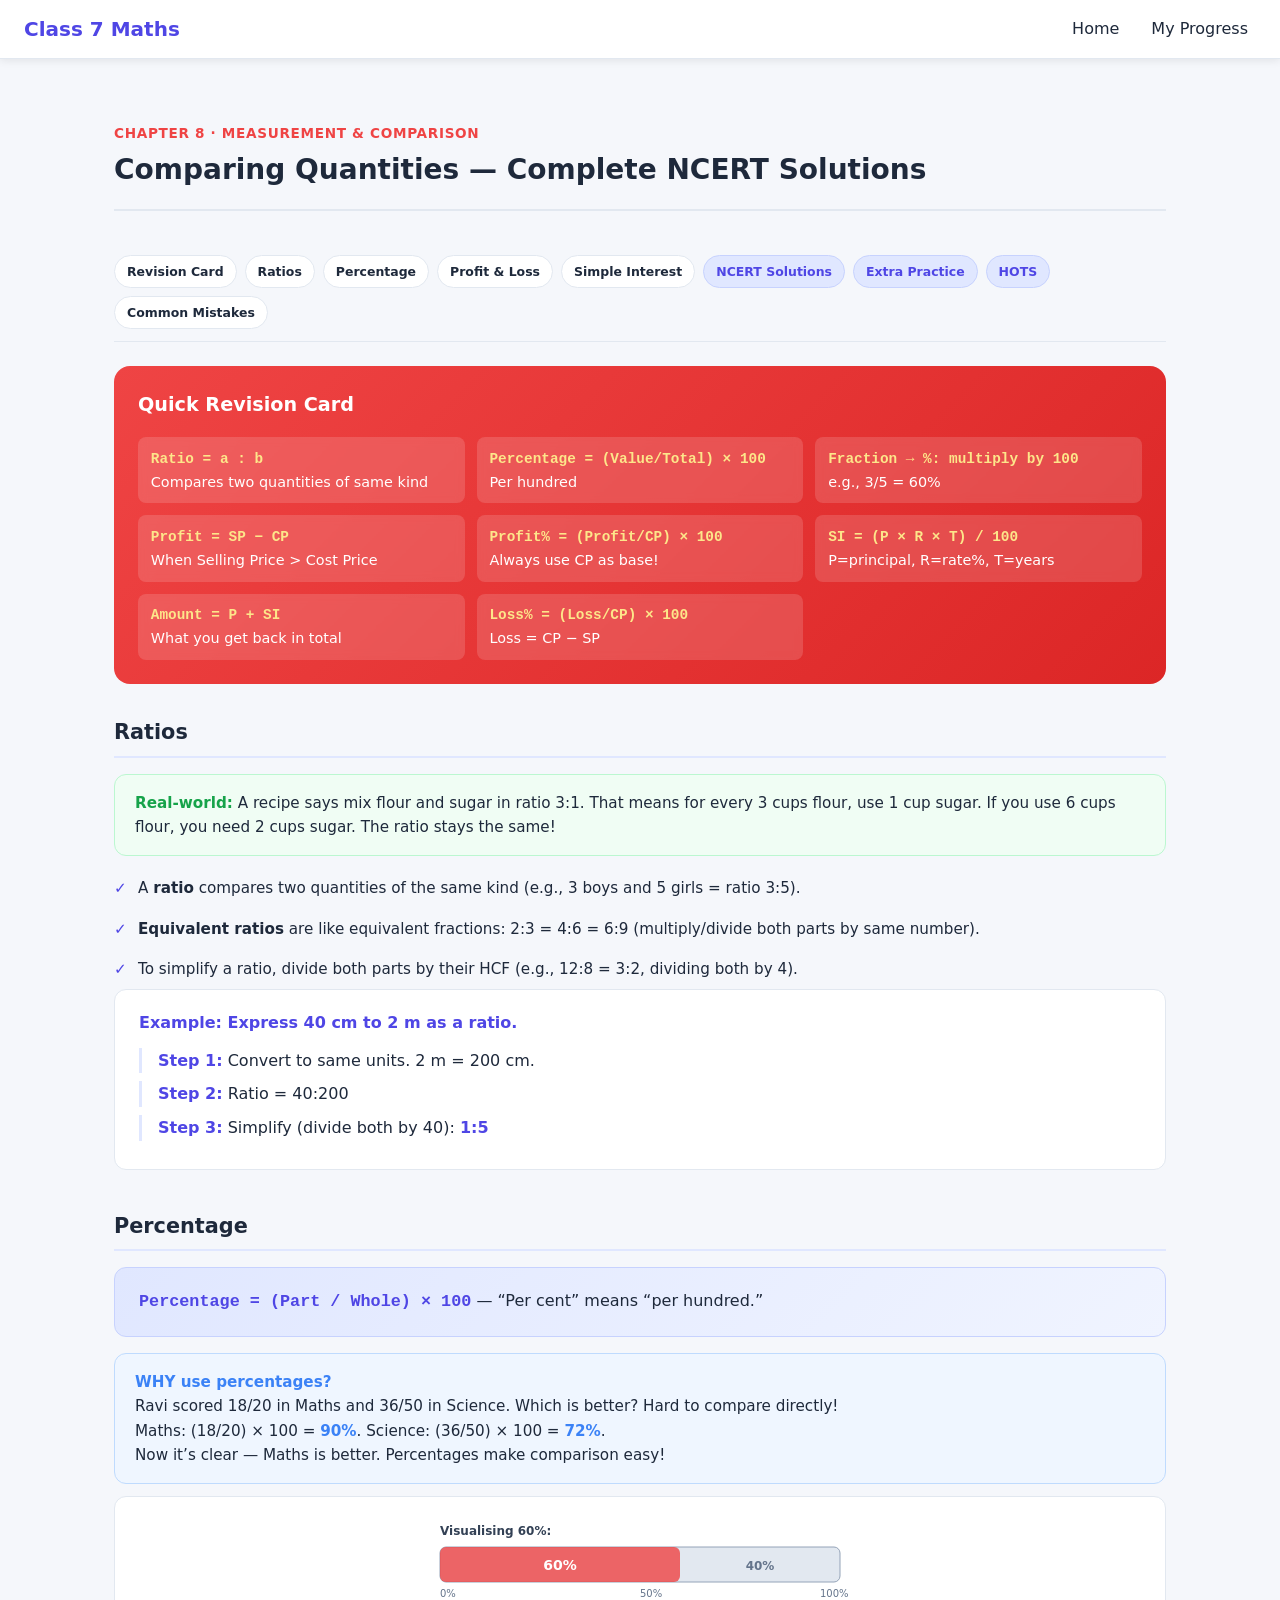
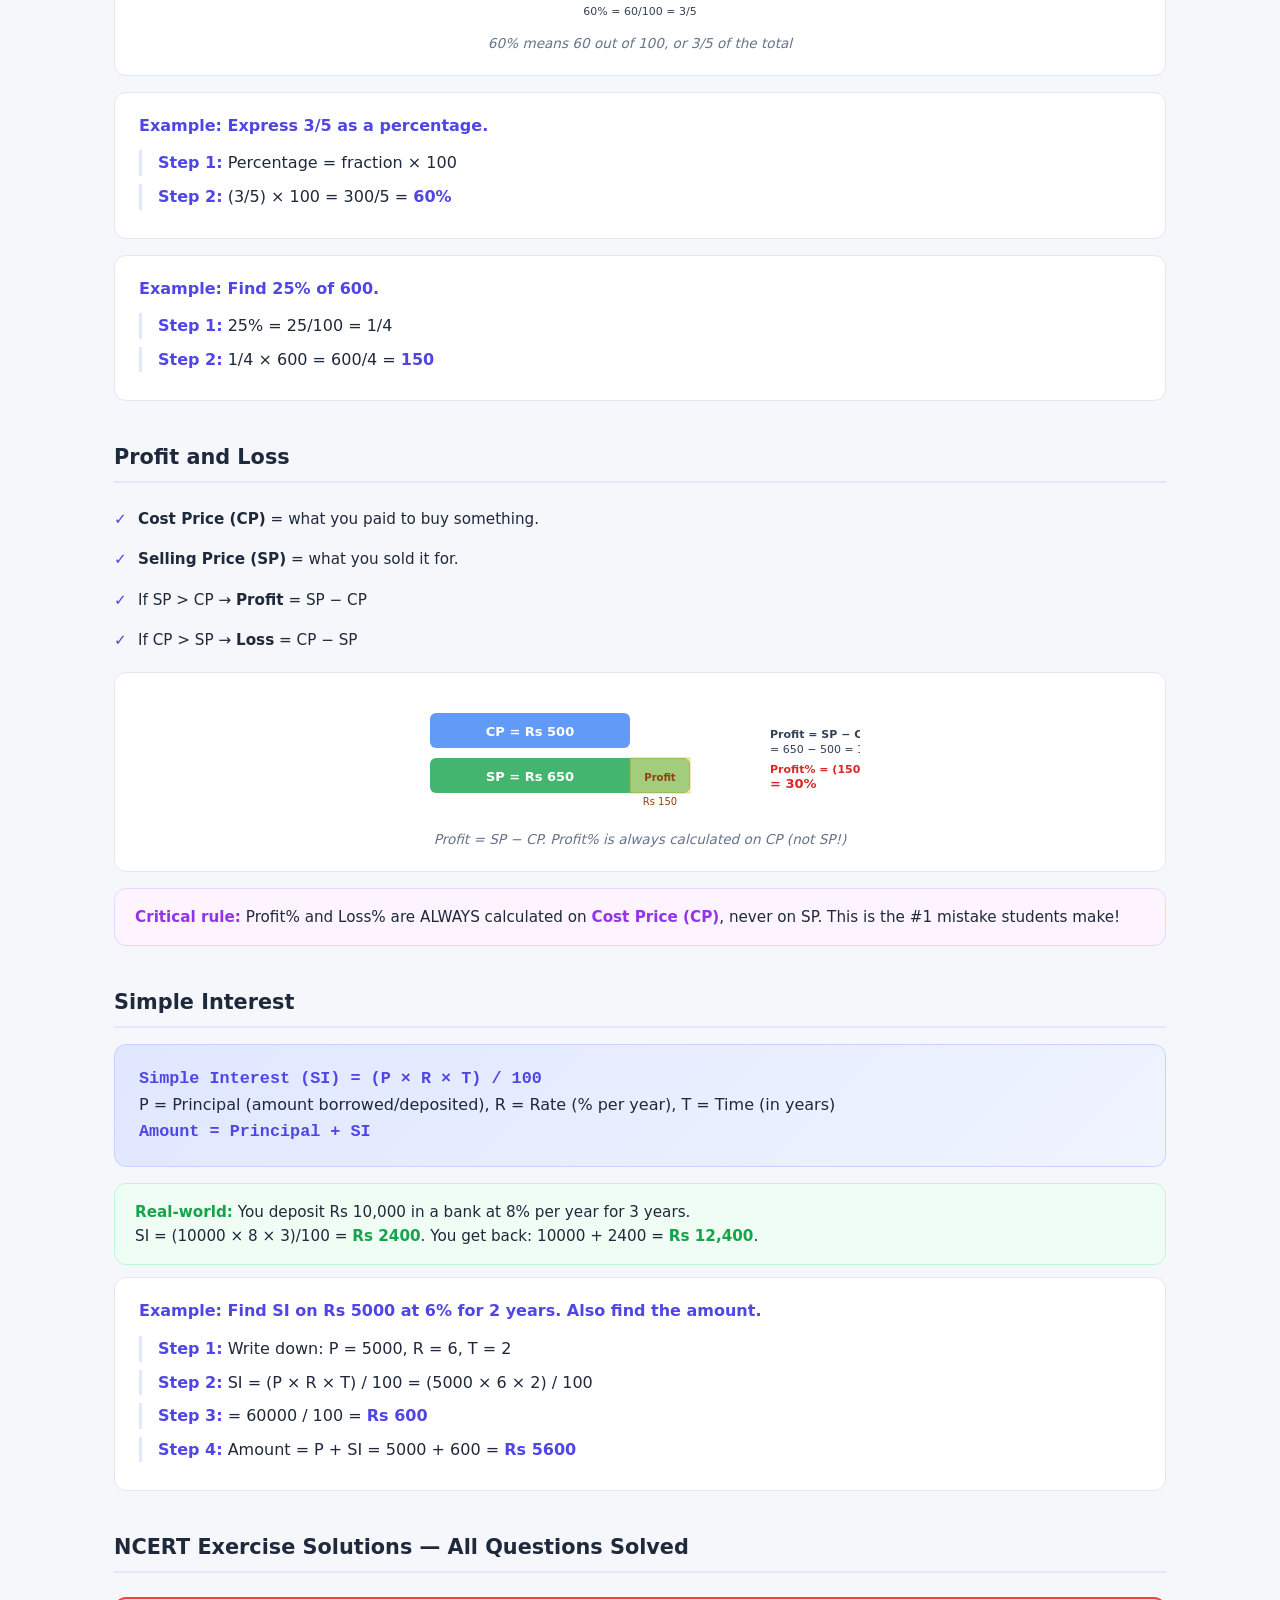
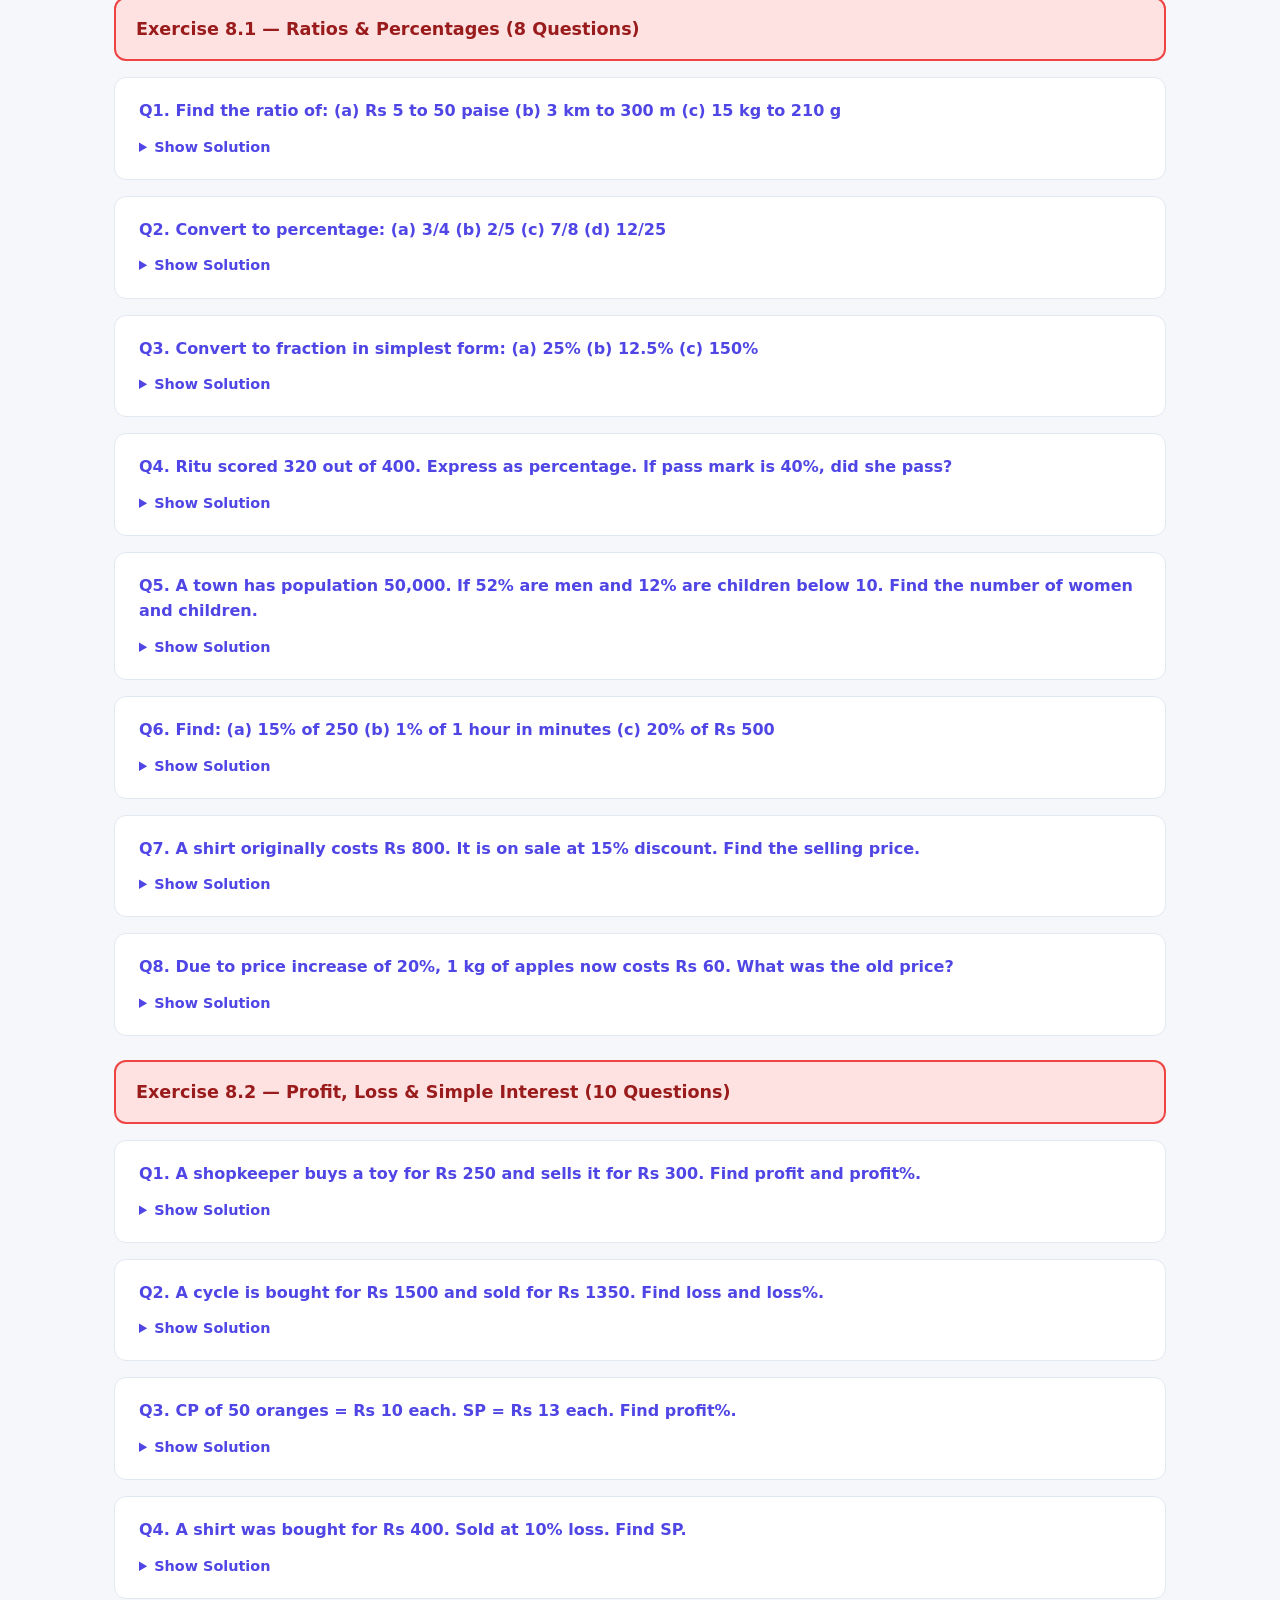
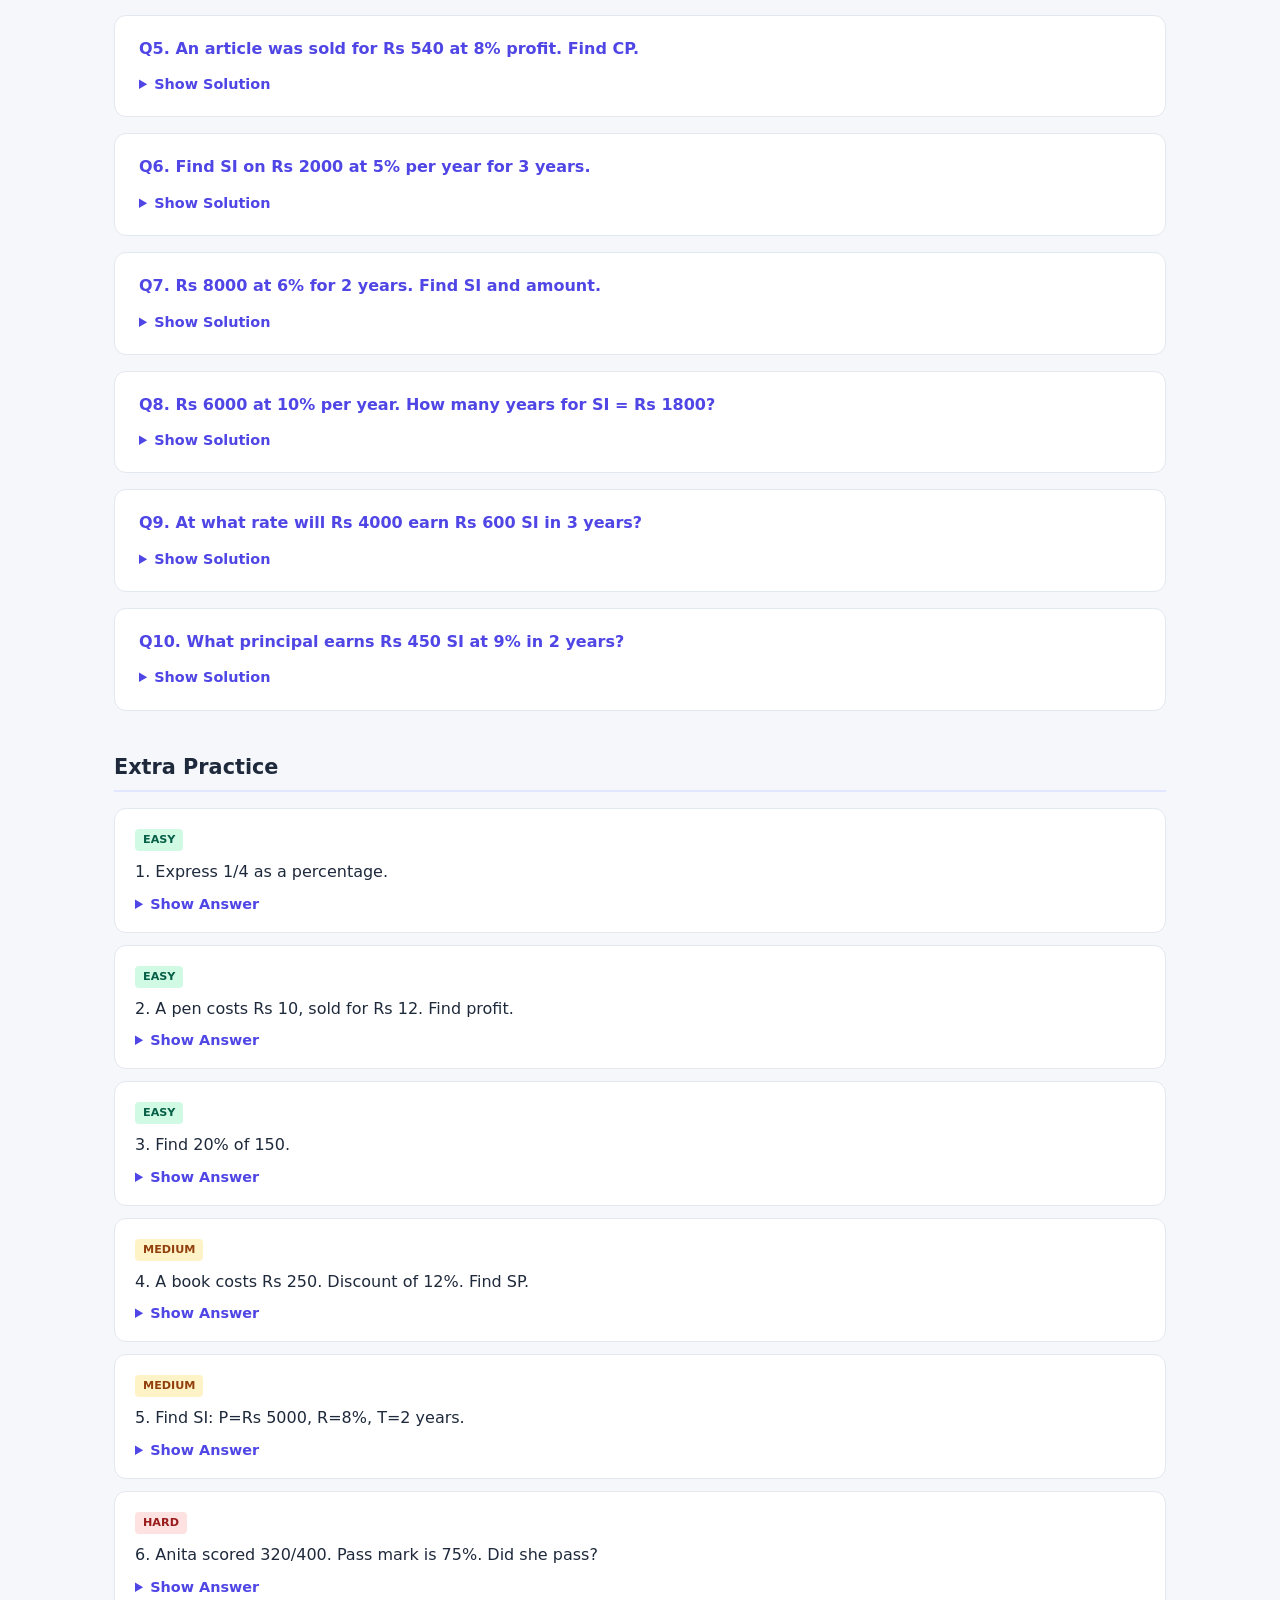
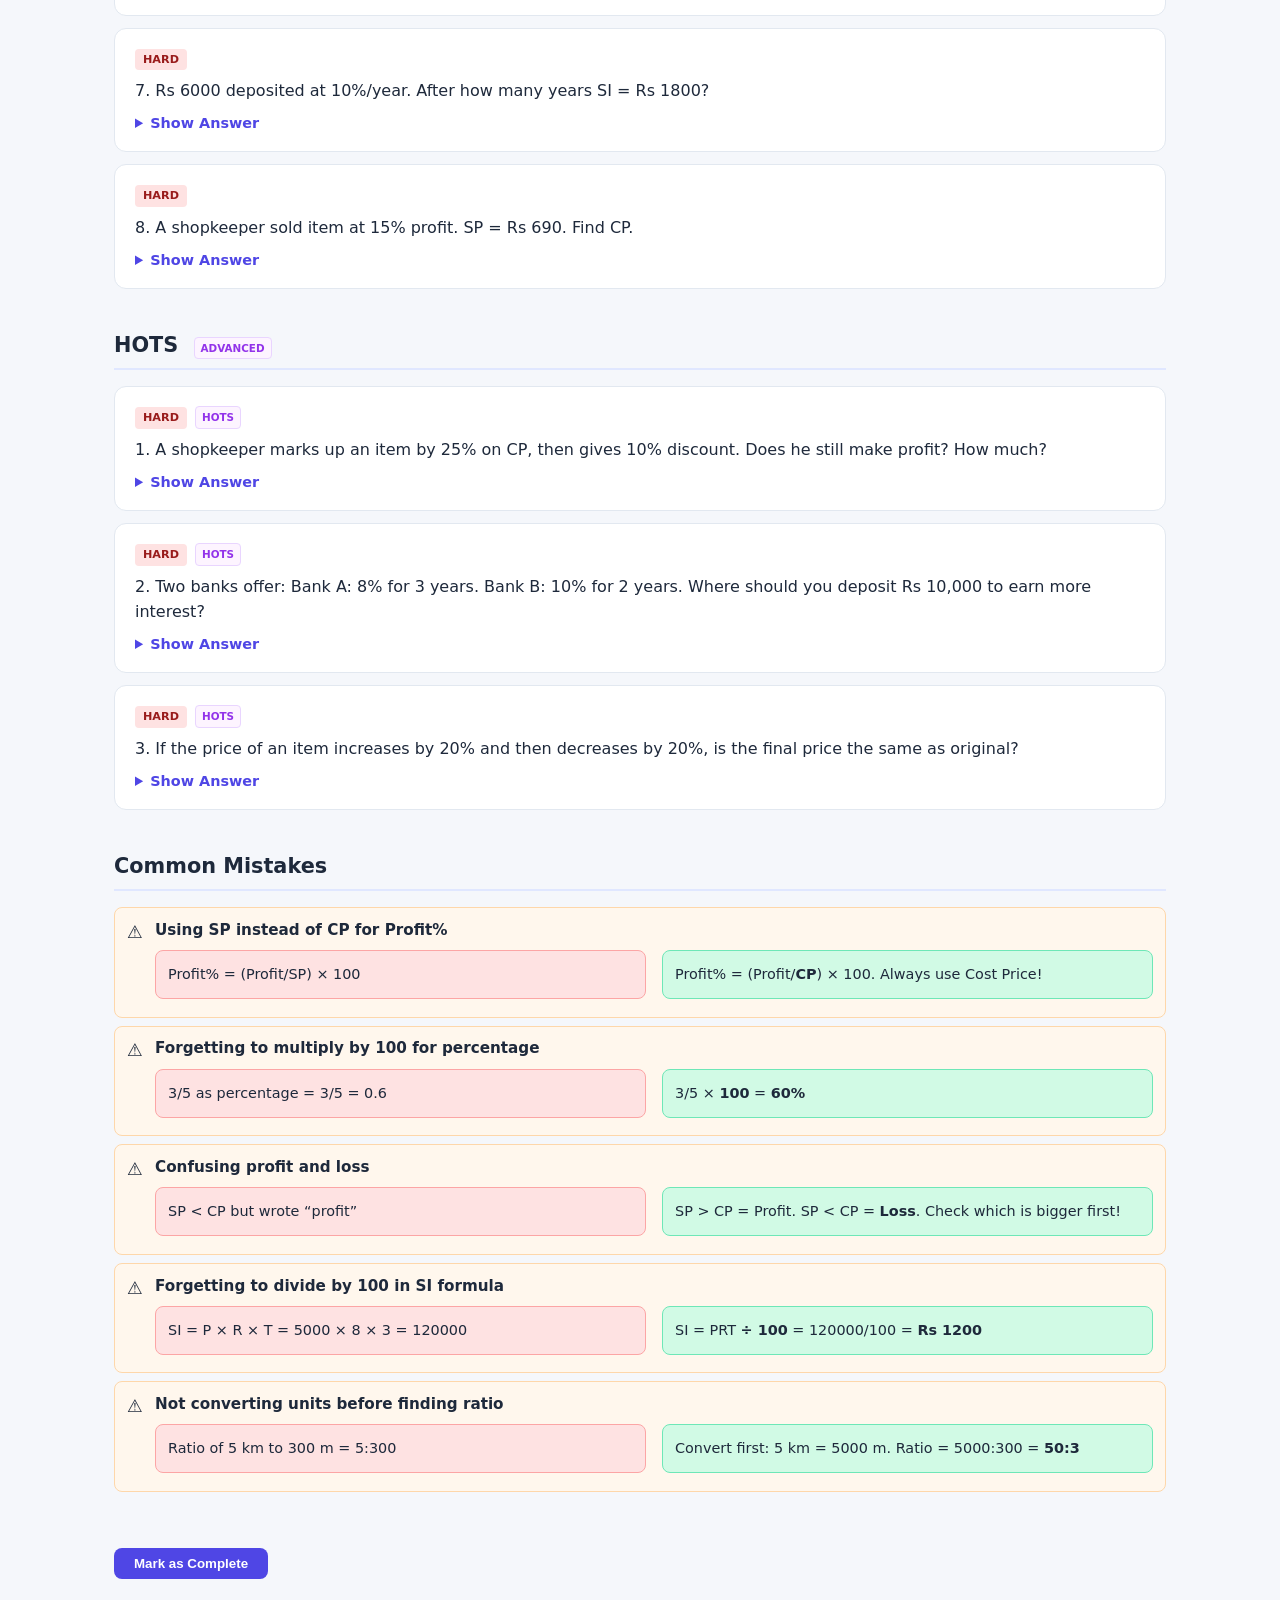
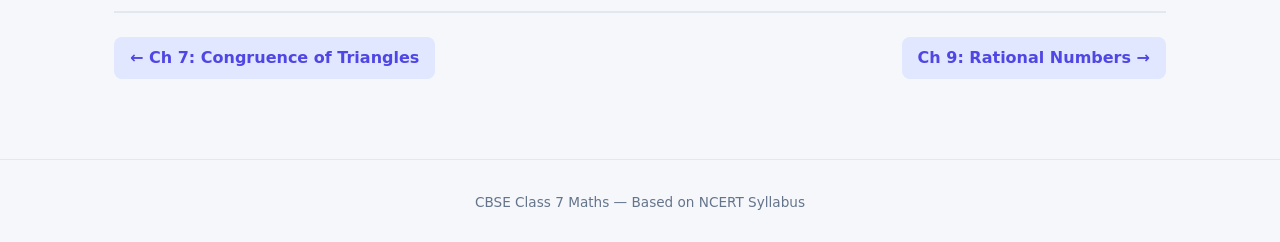
<file: chapters/ch8.html>
<!DOCTYPE html>
<html lang="en">
<head>
<meta charset="UTF-8">
<meta name="viewport" content="width=device-width,initial-scale=1">
<meta name="chapter-num" content="8">
<title>NCERT Solutions Class 7 Maths Chapter 8 Comparing Quantities</title>
<meta name="description" content="NCERT Solutions for Class 7 Maths Chapter 8 Comparing Quantities. Ratios, percentages, profit & loss, simple interest — all exercises solved step-by-step with diagrams.">
<link rel="stylesheet" href="../css/style.css">
<style>
.real-world{background:#f0fdf4;border:1px solid #bbf7d0;border-radius:12px;padding:1rem 1.25rem;margin:.75rem 0;font-size:.95rem}
.real-world strong{color:#16a34a}
.why-box{background:#eff6ff;border:1px solid #bfdbfe;border-radius:12px;padding:1rem 1.25rem;margin:.75rem 0;font-size:.95rem}
.why-box strong{color:#3b82f6}
.exam-tip{background:#fdf4ff;border:1px solid #e9d5ff;border-radius:12px;padding:1rem 1.25rem;margin:.75rem 0;font-size:.95rem}
.exam-tip strong{color:#9333ea}
.wrong-right{display:flex;gap:1rem;flex-wrap:wrap;margin:.5rem 0}
.wrong-right .wrong,.wrong-right .right{flex:1;min-width:200px;padding:.75rem;border-radius:8px;font-size:.9rem}
.wrong-right .wrong{background:#fee2e2;border:1px solid #fca5a5}
.wrong-right .right{background:#d1fae5;border:1px solid #6ee7b7}
.revision-card{background:linear-gradient(135deg,#ef4444,#dc2626);color:#fff;border-radius:16px;padding:1.5rem;margin-bottom:2rem}
.revision-card h2{color:#fff;border:none;padding:0;margin-bottom:1rem;font-size:1.2rem}
.revision-card .formula-grid{display:grid;grid-template-columns:repeat(auto-fill,minmax(250px,1fr));gap:.75rem}
.revision-card .f-item{background:rgba(255,255,255,.15);border-radius:8px;padding:.6rem .8rem;font-size:.9rem;backdrop-filter:blur(4px)}
.revision-card .f-item code{color:#fde68a;font-weight:700}
.exercise-header{background:var(--meas-light);border:2px solid var(--meas);border-radius:12px;padding:1rem 1.25rem;margin:1.5rem 0 1rem;font-size:1.1rem;font-weight:700;color:#991b1b}
.step-reveal summary{cursor:pointer;color:var(--primary);font-weight:600;font-size:.9rem}
.step-reveal .steps-content{padding:.75rem;margin-top:.5rem;background:#f8fafc;border-radius:8px;border:1px solid #e2e8f0}
.hots-tag{display:inline-block;font-size:.65rem;font-weight:700;text-transform:uppercase;padding:2px 6px;border-radius:4px;background:#fdf4ff;color:#9333ea;border:1px solid #e9d5ff;margin-left:.5rem}
</style>
</head>
<body>
<header class="navbar">
  <span class="logo">Class 7 Maths</span>
  <nav>
    <a href="../index.html">Home</a>
    <a href="../progress.html">My Progress</a>
  </nav>
</header>

<div class="container">
  <div class="chapter-header">
    <div class="ch-label" style="color:var(--meas)">Chapter 8 &middot; Measurement &amp; Comparison</div>
    <h1>Comparing Quantities &mdash; Complete NCERT Solutions</h1>
  </div>

  <nav class="topic-nav">
    <a href="#revision">Revision Card</a>
    <a href="#ratios">Ratios</a>
    <a href="#percentage">Percentage</a>
    <a href="#profit-loss">Profit &amp; Loss</a>
    <a href="#simple-interest">Simple Interest</a>
    <a href="#ncert-solutions" class="nav-exercise">NCERT Solutions</a>
    <a href="#extra-practice" class="nav-exercise">Extra Practice</a>
    <a href="#hots" class="nav-exercise">HOTS</a>
    <a href="#mistakes">Common Mistakes</a>
  </nav>

  <div class="revision-card" id="revision">
    <h2>Quick Revision Card</h2>
    <div class="formula-grid">
      <div class="f-item"><code>Ratio = a : b</code><br>Compares two quantities of same kind</div>
      <div class="f-item"><code>Percentage = (Value/Total) &times; 100</code><br>Per hundred</div>
      <div class="f-item"><code>Fraction &rarr; %: multiply by 100</code><br>e.g., 3/5 = 60%</div>
      <div class="f-item"><code>Profit = SP &minus; CP</code><br>When Selling Price &gt; Cost Price</div>
      <div class="f-item"><code>Profit% = (Profit/CP) &times; 100</code><br>Always use CP as base!</div>
      <div class="f-item"><code>SI = (P &times; R &times; T) / 100</code><br>P=principal, R=rate%, T=years</div>
      <div class="f-item"><code>Amount = P + SI</code><br>What you get back in total</div>
      <div class="f-item"><code>Loss% = (Loss/CP) &times; 100</code><br>Loss = CP &minus; SP</div>
    </div>
  </div>

  <!-- Ratios -->
  <div class="section">
    <h2 id="ratios">Ratios</h2>
    <div class="real-world">
      <strong>Real-world:</strong> A recipe says mix flour and sugar in ratio 3:1. That means for every 3 cups flour, use 1 cup sugar. If you use 6 cups flour, you need 2 cups sugar. The ratio stays the same!
    </div>
    <ul class="summary-list">
      <li>A <strong>ratio</strong> compares two quantities of the same kind (e.g., 3 boys and 5 girls = ratio 3:5).</li>
      <li><strong>Equivalent ratios</strong> are like equivalent fractions: 2:3 = 4:6 = 6:9 (multiply/divide both parts by same number).</li>
      <li>To simplify a ratio, divide both parts by their HCF (e.g., 12:8 = 3:2, dividing both by 4).</li>
    </ul>
    <div class="example">
      <h3>Example: Express 40 cm to 2 m as a ratio.</h3>
      <div class="step"><strong>Step 1:</strong> Convert to same units. 2 m = 200 cm.</div>
      <div class="step"><strong>Step 2:</strong> Ratio = 40:200</div>
      <div class="step"><strong>Step 3:</strong> Simplify (divide both by 40): <strong>1:5</strong></div>
    </div>
  </div>

  <!-- Percentage -->
  <div class="section">
    <h2 id="percentage">Percentage</h2>
    <div class="formula-box">
      <code>Percentage = (Part / Whole) &times; 100</code> &mdash; &ldquo;Per cent&rdquo; means &ldquo;per hundred.&rdquo;
    </div>
    <div class="why-box">
      <strong>WHY use percentages?</strong><br>
      Ravi scored 18/20 in Maths and 36/50 in Science. Which is better? Hard to compare directly!<br>
      Maths: (18/20) &times; 100 = <strong>90%</strong>. Science: (36/50) &times; 100 = <strong>72%</strong>.<br>
      Now it&rsquo;s clear &mdash; Maths is better. Percentages make comparison easy!
    </div>

    <!-- Percentage bar diagram -->
    <figure class="diagram">
      <svg viewBox="0 0 420 100" width="420" height="100" xmlns="http://www.w3.org/2000/svg">
        <text x="10" y="18" font-size="12" fill="#334155" font-weight="600">Visualising 60%:</text>
        <!-- Full bar -->
        <rect x="10" y="30" width="400" height="35" rx="6" fill="#e2e8f0" stroke="#94a3b8"/>
        <!-- 60% filled -->
        <rect x="10" y="30" width="240" height="35" rx="6" fill="#ef4444" opacity="0.8"/>
        <!-- Labels -->
        <text x="130" y="53" text-anchor="middle" font-size="14" fill="#fff" font-weight="700">60%</text>
        <text x="330" y="53" text-anchor="middle" font-size="12" fill="#64748b" font-weight="600">40%</text>
        <!-- Markers -->
        <text x="10" y="80" font-size="10" fill="#64748b">0%</text>
        <text x="210" y="80" font-size="10" fill="#64748b">50%</text>
        <text x="390" y="80" font-size="10" fill="#64748b">100%</text>
        <!-- Fraction equivalent -->
        <text x="210" y="98" text-anchor="middle" font-size="11" fill="#334155">60% = 60/100 = 3/5</text>
      </svg>
      <figcaption>60% means 60 out of 100, or 3/5 of the total</figcaption>
    </figure>

    <div class="example">
      <h3>Example: Express 3/5 as a percentage.</h3>
      <div class="step"><strong>Step 1:</strong> Percentage = fraction &times; 100</div>
      <div class="step"><strong>Step 2:</strong> (3/5) &times; 100 = 300/5 = <strong>60%</strong></div>
    </div>
    <div class="example">
      <h3>Example: Find 25% of 600.</h3>
      <div class="step"><strong>Step 1:</strong> 25% = 25/100 = 1/4</div>
      <div class="step"><strong>Step 2:</strong> 1/4 &times; 600 = 600/4 = <strong>150</strong></div>
    </div>
  </div>

  <!-- Profit & Loss -->
  <div class="section">
    <h2 id="profit-loss">Profit and Loss</h2>
    <ul class="summary-list">
      <li><strong>Cost Price (CP)</strong> = what you paid to buy something.</li>
      <li><strong>Selling Price (SP)</strong> = what you sold it for.</li>
      <li>If SP &gt; CP &rarr; <strong>Profit</strong> = SP &minus; CP</li>
      <li>If CP &gt; SP &rarr; <strong>Loss</strong> = CP &minus; SP</li>
    </ul>

    <figure class="diagram">
      <svg viewBox="0 0 440 120" width="440" height="120" xmlns="http://www.w3.org/2000/svg">
        <!-- CP bar -->
        <rect x="10" y="20" width="200" height="35" rx="6" fill="#3b82f6" opacity="0.8"/>
        <text x="110" y="43" text-anchor="middle" font-size="13" fill="#fff" font-weight="700">CP = Rs 500</text>
        <!-- SP bar (profit case) -->
        <rect x="10" y="65" width="260" height="35" rx="6" fill="#16a34a" opacity="0.8"/>
        <text x="110" y="88" text-anchor="middle" font-size="13" fill="#fff" font-weight="700">SP = Rs 650</text>
        <!-- Profit bracket -->
        <rect x="210" y="65" width="60" height="35" rx="0" fill="#fde68a" opacity="0.5" stroke="#f59e0b"/>
        <text x="240" y="88" text-anchor="middle" font-size="10" fill="#92400e" font-weight="700">Profit</text>
        <text x="240" y="112" text-anchor="middle" font-size="10" fill="#92400e">Rs 150</text>
        <!-- Formula -->
        <text x="350" y="45" font-size="11" fill="#334155" font-weight="600">Profit = SP &minus; CP</text>
        <text x="350" y="60" font-size="11" fill="#334155">= 650 &minus; 500 = 150</text>
        <text x="350" y="80" font-size="11" fill="#dc2626" font-weight="600">Profit% = (150/500)&times;100</text>
        <text x="350" y="95" font-size="13" fill="#dc2626" font-weight="700">= 30%</text>
      </svg>
      <figcaption>Profit = SP &minus; CP. Profit% is always calculated on CP (not SP!)</figcaption>
    </figure>

    <div class="exam-tip">
      <strong>Critical rule:</strong> Profit% and Loss% are ALWAYS calculated on <strong>Cost Price (CP)</strong>, never on SP. This is the #1 mistake students make!
    </div>
  </div>

  <!-- Simple Interest -->
  <div class="section">
    <h2 id="simple-interest">Simple Interest</h2>
    <div class="formula-box">
      <code>Simple Interest (SI) = (P &times; R &times; T) / 100</code><br>
      P = Principal (amount borrowed/deposited), R = Rate (% per year), T = Time (in years)<br>
      <code>Amount = Principal + SI</code>
    </div>
    <div class="real-world">
      <strong>Real-world:</strong> You deposit Rs 10,000 in a bank at 8% per year for 3 years.<br>
      SI = (10000 &times; 8 &times; 3)/100 = <strong>Rs 2400</strong>. You get back: 10000 + 2400 = <strong>Rs 12,400</strong>.
    </div>
    <div class="example">
      <h3>Example: Find SI on Rs 5000 at 6% for 2 years. Also find the amount.</h3>
      <div class="step"><strong>Step 1:</strong> Write down: P = 5000, R = 6, T = 2</div>
      <div class="step"><strong>Step 2:</strong> SI = (P &times; R &times; T) / 100 = (5000 &times; 6 &times; 2) / 100</div>
      <div class="step"><strong>Step 3:</strong> = 60000 / 100 = <strong>Rs 600</strong></div>
      <div class="step"><strong>Step 4:</strong> Amount = P + SI = 5000 + 600 = <strong>Rs 5600</strong></div>
    </div>
  </div>

  <!-- NCERT Solutions -->
  <div class="section">
    <h2 id="ncert-solutions">NCERT Exercise Solutions &mdash; All Questions Solved</h2>

    <div class="exercise-header">Exercise 8.1 &mdash; Ratios &amp; Percentages (8 Questions)</div>

    <div class="example"><h3>Q1. Find the ratio of: (a) Rs 5 to 50 paise (b) 3 km to 300 m (c) 15 kg to 210 g</h3>
      <details class="step-reveal"><summary>Show Solution</summary><div class="steps-content">
        <div class="step"><strong>(a) Rs 5 to 50 paise</strong><br>
          <strong>Step 1:</strong> We can only compare quantities in the <strong>same unit</strong>. Rs 5 is in rupees, 50 paise is in paise. Let&rsquo;s convert rupees to paise.<br>
          <strong>Step 2:</strong> We know that Rs 1 = 100 paise. So Rs 5 = 5 &times; 100 = <strong>500 paise</strong>.<br>
          <strong>Step 3:</strong> Now both are in paise. Ratio = 500 : 50<br>
          <strong>Step 4:</strong> To simplify, we divide both numbers by their HCF. What&rsquo;s the biggest number that divides both 500 and 50? It&rsquo;s 50.<br>
          <strong>Step 5:</strong> 500 &divide; 50 = 10 and 50 &divide; 50 = 1.<br>
          <strong>Answer: 10 : 1</strong></div>
        <div class="step"><strong>(b) 3 km to 300 m</strong><br>
          <strong>Step 1:</strong> Convert to same unit. 1 km = 1000 m. So 3 km = 3 &times; 1000 = <strong>3000 m</strong>.<br>
          <strong>Step 2:</strong> Ratio = 3000 : 300<br>
          <strong>Step 3:</strong> Find HCF. Both are divisible by 300.<br>
          <strong>Step 4:</strong> 3000 &divide; 300 = 10 and 300 &divide; 300 = 1.<br>
          <strong>Answer: 10 : 1</strong></div>
        <div class="step"><strong>(c) 15 kg to 210 g</strong><br>
          <strong>Step 1:</strong> Convert to same unit. 1 kg = 1000 g. So 15 kg = 15 &times; 1000 = <strong>15000 g</strong>.<br>
          <strong>Step 2:</strong> Ratio = 15000 : 210<br>
          <strong>Step 3:</strong> Both are divisible by 30 (HCF). Let&rsquo;s divide step by step:<br>
          15000 &divide; 30 = 500 and 210 &divide; 30 = 7.<br>
          <strong>Step 4:</strong> Can we simplify 500 : 7 further? 500 and 7 share no common factor (7 is prime and doesn&rsquo;t divide 500).<br>
          <strong>Answer: 500 : 7</strong></div>
      </div></details></div>

    <div class="example"><h3>Q2. Convert to percentage: (a) 3/4 (b) 2/5 (c) 7/8 (d) 12/25</h3>
      <details class="step-reveal"><summary>Show Solution</summary><div class="steps-content">
        <div class="step"><strong>Rule:</strong> To convert a fraction to percentage, multiply the fraction by 100.</div>
        <div class="step"><strong>(a) 3/4 as a percentage:</strong><br>
          Multiply: 3/4 &times; 100<br>
          = (3 &times; 100) / 4 (multiply the numerator by 100)<br>
          = 300 / 4 (now divide 300 by 4)<br>
          = <strong>75%</strong></div>
        <div class="step"><strong>(b) 2/5 as a percentage:</strong><br>
          Multiply: 2/5 &times; 100<br>
          = (2 &times; 100) / 5<br>
          = 200 / 5 (divide 200 by 5)<br>
          = <strong>40%</strong></div>
        <div class="step"><strong>(c) 7/8 as a percentage:</strong><br>
          Multiply: 7/8 &times; 100<br>
          = (7 &times; 100) / 8<br>
          = 700 / 8 (divide 700 by 8)<br>
          = <strong>87.5%</strong></div>
        <div class="step"><strong>(d) 12/25 as a percentage:</strong><br>
          Multiply: 12/25 &times; 100<br>
          = (12 &times; 100) / 25<br>
          = 1200 / 25 (divide 1200 by 25)<br>
          = <strong>48%</strong></div>
      </div></details></div>

    <div class="example"><h3>Q3. Convert to fraction in simplest form: (a) 25% (b) 12.5% (c) 150%</h3>
      <details class="step-reveal"><summary>Show Solution</summary><div class="steps-content">
        <div class="step"><strong>Rule:</strong> &ldquo;Percent&rdquo; means &ldquo;per hundred.&rdquo; So to convert percentage to fraction, put it over 100 and simplify.</div>
        <div class="step"><strong>(a) 25% as a fraction:</strong><br>
          Write as fraction: 25/100<br>
          Simplify: find HCF of 25 and 100. Both divisible by 25.<br>
          25 &divide; 25 = 1, and 100 &divide; 25 = 4.<br>
          Answer: <strong>1/4</strong></div>
        <div class="step"><strong>(b) 12.5% as a fraction:</strong><br>
          Write as fraction: 12.5/100<br>
          The decimal is tricky! Multiply top and bottom by 10 to remove it:<br>
          (12.5 &times; 10) / (100 &times; 10) = 125/1000<br>
          Now simplify: HCF of 125 and 1000 = 125.<br>
          125 &divide; 125 = 1, and 1000 &divide; 125 = 8.<br>
          Answer: <strong>1/8</strong></div>
        <div class="step"><strong>(c) 150% as a fraction:</strong><br>
          Write as fraction: 150/100<br>
          Simplify: HCF of 150 and 100 = 50.<br>
          150 &divide; 50 = 3, and 100 &divide; 50 = 2.<br>
          Answer: <strong>3/2 = 1&frac12;</strong><br>
          <em>Note: More than 100% means the value is more than 1 whole!</em></div>
      </div></details></div>

    <div class="example"><h3>Q4. Ritu scored 320 out of 400. Express as percentage. If pass mark is 40%, did she pass?</h3>
      <details class="step-reveal"><summary>Show Solution</summary><div class="steps-content">
        <div class="step"><strong>Step 1:</strong> Percentage = (320/400) &times; 100</div>
        <div class="step"><strong>Step 2:</strong> = 32000/400 = <strong>80%</strong></div>
        <div class="step"><strong>Step 3:</strong> Pass mark = 40%. Ritu scored 80%.</div>
        <div class="step"><strong>Step 4:</strong> 80% &gt; 40%. <strong>Yes, she passed!</strong></div>
      </div></details></div>

    <div class="example"><h3>Q5. A town has population 50,000. If 52% are men and 12% are children below 10. Find the number of women and children.</h3>
      <details class="step-reveal"><summary>Show Solution</summary><div class="steps-content">
        <div class="step"><strong>Step 1:</strong> Men = 52% of 50000 = (52/100) &times; 50000 = <strong>26,000</strong></div>
        <div class="step"><strong>Step 2:</strong> Children below 10 = 12% of 50000 = (12/100) &times; 50000 = <strong>6,000</strong></div>
        <div class="step"><strong>Step 3:</strong> Women = Total &minus; Men &minus; Children = 50000 &minus; 26000 &minus; 6000 = <strong>18,000</strong></div>
      </div></details></div>

    <div class="example"><h3>Q6. Find: (a) 15% of 250 (b) 1% of 1 hour in minutes (c) 20% of Rs 500</h3>
      <details class="step-reveal"><summary>Show Solution</summary><div class="steps-content">
        <div class="step"><strong>(a) 15% of 250:</strong><br>
          15% means 15 out of 100. So: (15/100) &times; 250<br>
          Multiply numerator: 15 &times; 250 = 3750<br>
          Divide by 100: 3750 &divide; 100 = <strong>37.5</strong></div>
        <div class="step"><strong>(b) 1% of 1 hour in minutes:</strong><br>
          First convert: 1 hour = 60 minutes.<br>
          1% of 60 = (1/100) &times; 60 = 60 &divide; 100 = <strong>0.6 minutes</strong><br>
          Convert to seconds: 0.6 minutes &times; 60 seconds = <strong>36 seconds</strong></div>
        <div class="step"><strong>(c)</strong> 20% of 500 = (20/100) &times; 500 = <strong>Rs 100</strong></div>
      </div></details></div>

    <div class="example"><h3>Q7. A shirt originally costs Rs 800. It is on sale at 15% discount. Find the selling price.</h3>
      <details class="step-reveal"><summary>Show Solution</summary><div class="steps-content">
        <div class="step"><strong>Step 1:</strong> Discount = 15% of Rs 800</div>
        <div class="step"><strong>Step 2:</strong> = (15/100) &times; 800 = 12000/100 = Rs 120</div>
        <div class="step"><strong>Step 3:</strong> Selling Price = Original &minus; Discount = 800 &minus; 120 = <strong>Rs 680</strong></div>
      </div></details></div>

    <div class="example"><h3>Q8. Due to price increase of 20%, 1 kg of apples now costs Rs 60. What was the old price?</h3>
      <details class="step-reveal"><summary>Show Solution</summary><div class="steps-content">
        <div class="step"><strong>Step 1:</strong> Let old price = x. New price = x + 20% of x = 1.2x</div>
        <div class="step"><strong>Step 2:</strong> 1.2x = 60</div>
        <div class="step"><strong>Step 3:</strong> x = 60 &divide; 1.2 = 60 &times; 10/12 = <strong>Rs 50</strong></div>
        <div class="step"><strong>Check:</strong> 50 + 20% of 50 = 50 + 10 = 60 &#10003;</div>
      </div></details></div>

    <div class="exercise-header">Exercise 8.2 &mdash; Profit, Loss &amp; Simple Interest (10 Questions)</div>

    <div class="example"><h3>Q1. A shopkeeper buys a toy for Rs 250 and sells it for Rs 300. Find profit and profit%.</h3>
      <details class="step-reveal"><summary>Show Solution</summary><div class="steps-content">
        <div class="step"><strong>Step 1:</strong> CP = Rs 250, SP = Rs 300</div>
        <div class="step"><strong>Step 2:</strong> SP &gt; CP, so it&rsquo;s a profit. Profit = SP &minus; CP = 300 &minus; 250 = <strong>Rs 50</strong></div>
        <div class="step"><strong>Step 3:</strong> Profit% = (Profit/CP) &times; 100 = (50/250) &times; 100</div>
        <div class="step"><strong>Step 4:</strong> = 5000/250 = <strong>20%</strong></div>
      </div></details></div>

    <div class="example"><h3>Q2. A cycle is bought for Rs 1500 and sold for Rs 1350. Find loss and loss%.</h3>
      <details class="step-reveal"><summary>Show Solution</summary><div class="steps-content">
        <div class="step"><strong>Step 1:</strong> CP = Rs 1500, SP = Rs 1350</div>
        <div class="step"><strong>Step 2:</strong> CP &gt; SP, so it&rsquo;s a loss. Loss = CP &minus; SP = 1500 &minus; 1350 = <strong>Rs 150</strong></div>
        <div class="step"><strong>Step 3:</strong> Loss% = (Loss/CP) &times; 100 = (150/1500) &times; 100</div>
        <div class="step"><strong>Step 4:</strong> = 15000/1500 = <strong>10%</strong></div>
      </div></details></div>

    <div class="example"><h3>Q3. CP of 50 oranges = Rs 10 each. SP = Rs 13 each. Find profit%.</h3>
      <details class="step-reveal"><summary>Show Solution</summary><div class="steps-content">
        <div class="step"><strong>Step 1:</strong> Total CP = 50 &times; 10 = Rs 500</div>
        <div class="step"><strong>Step 2:</strong> Total SP = 50 &times; 13 = Rs 650</div>
        <div class="step"><strong>Step 3:</strong> Profit = 650 &minus; 500 = Rs 150</div>
        <div class="step"><strong>Step 4:</strong> Profit% = (150/500) &times; 100 = <strong>30%</strong></div>
      </div></details></div>

    <div class="example"><h3>Q4. A shirt was bought for Rs 400. Sold at 10% loss. Find SP.</h3>
      <details class="step-reveal"><summary>Show Solution</summary><div class="steps-content">
        <div class="step"><strong>Step 1:</strong> CP = Rs 400, Loss% = 10%</div>
        <div class="step"><strong>Step 2:</strong> Loss = 10% of 400 = (10/100) &times; 400 = Rs 40</div>
        <div class="step"><strong>Step 3:</strong> SP = CP &minus; Loss = 400 &minus; 40 = <strong>Rs 360</strong></div>
      </div></details></div>

    <div class="example"><h3>Q5. An article was sold for Rs 540 at 8% profit. Find CP.</h3>
      <details class="step-reveal"><summary>Show Solution</summary><div class="steps-content">
        <div class="step"><strong>Step 1:</strong> SP = CP + 8% of CP = 1.08 &times; CP</div>
        <div class="step"><strong>Step 2:</strong> 1.08 &times; CP = 540</div>
        <div class="step"><strong>Step 3:</strong> CP = 540 / 1.08 = 540 &times; 100/108 = <strong>Rs 500</strong></div>
        <div class="step"><strong>Check:</strong> 500 + 8% of 500 = 500 + 40 = 540 &#10003;</div>
      </div></details></div>

    <div class="example"><h3>Q6. Find SI on Rs 2000 at 5% per year for 3 years.</h3>
      <details class="step-reveal"><summary>Show Solution</summary><div class="steps-content">
        <div class="step"><strong>Step 1:</strong> P = 2000, R = 5, T = 3</div>
        <div class="step"><strong>Step 2:</strong> SI = (P &times; R &times; T) / 100 = (2000 &times; 5 &times; 3) / 100</div>
        <div class="step"><strong>Step 3:</strong> = 30000 / 100 = <strong>Rs 300</strong></div>
        <div class="step"><strong>Step 4:</strong> Amount = 2000 + 300 = <strong>Rs 2300</strong></div>
      </div></details></div>

    <div class="example"><h3>Q7. Rs 8000 at 6% for 2 years. Find SI and amount.</h3>
      <details class="step-reveal"><summary>Show Solution</summary><div class="steps-content">
        <div class="step"><strong>Step 1:</strong> P = 8000, R = 6, T = 2</div>
        <div class="step"><strong>Step 2:</strong> SI = (8000 &times; 6 &times; 2) / 100 = 96000 / 100 = <strong>Rs 960</strong></div>
        <div class="step"><strong>Step 3:</strong> Amount = 8000 + 960 = <strong>Rs 8960</strong></div>
      </div></details></div>

    <div class="example"><h3>Q8. Rs 6000 at 10% per year. How many years for SI = Rs 1800?</h3>
      <details class="step-reveal"><summary>Show Solution</summary><div class="steps-content">
        <div class="step"><strong>Step 1:</strong> SI = PRT/100. We know SI=1800, P=6000, R=10. Find T.</div>
        <div class="step"><strong>Step 2:</strong> 1800 = (6000 &times; 10 &times; T) / 100</div>
        <div class="step"><strong>Step 3:</strong> 1800 = 600T</div>
        <div class="step"><strong>Step 4:</strong> T = 1800 / 600 = <strong>3 years</strong></div>
      </div></details></div>

    <div class="example"><h3>Q9. At what rate will Rs 4000 earn Rs 600 SI in 3 years?</h3>
      <details class="step-reveal"><summary>Show Solution</summary><div class="steps-content">
        <div class="step"><strong>Step 1:</strong> SI=600, P=4000, T=3. Find R.</div>
        <div class="step"><strong>Step 2:</strong> 600 = (4000 &times; R &times; 3) / 100</div>
        <div class="step"><strong>Step 3:</strong> 600 = 120R</div>
        <div class="step"><strong>Step 4:</strong> R = 600/120 = <strong>5% per year</strong></div>
      </div></details></div>

    <div class="example"><h3>Q10. What principal earns Rs 450 SI at 9% in 2 years?</h3>
      <details class="step-reveal"><summary>Show Solution</summary><div class="steps-content">
        <div class="step"><strong>Step 1:</strong> SI=450, R=9, T=2. Find P.</div>
        <div class="step"><strong>Step 2:</strong> 450 = (P &times; 9 &times; 2) / 100</div>
        <div class="step"><strong>Step 3:</strong> 450 = 18P/100 &rarr; 450 &times; 100 = 18P</div>
        <div class="step"><strong>Step 4:</strong> P = 45000/18 = <strong>Rs 2500</strong></div>
        <div class="step"><strong>Check:</strong> (2500 &times; 9 &times; 2)/100 = 45000/100 = 450 &#10003;</div>
      </div></details></div>
  </div>

  <!-- Extra Practice -->
  <div class="section">
    <h2 id="extra-practice">Extra Practice</h2>
    <div class="problem"><span class="difficulty easy">Easy</span><p>1. Express 1/4 as a percentage.</p><details><summary>Show Answer</summary><div class="answer"><strong>Step 1:</strong> (1/4) &times; 100 = <strong>25%</strong></div></details></div>
    <div class="problem"><span class="difficulty easy">Easy</span><p>2. A pen costs Rs 10, sold for Rs 12. Find profit.</p><details><summary>Show Answer</summary><div class="answer"><strong>Step 1:</strong> Profit = SP &minus; CP = 12 &minus; 10 = <strong>Rs 2</strong></div></details></div>
    <div class="problem"><span class="difficulty easy">Easy</span><p>3. Find 20% of 150.</p><details><summary>Show Answer</summary><div class="answer"><strong>Step 1:</strong> (20/100) &times; 150 = <strong>30</strong></div></details></div>
    <div class="problem"><span class="difficulty medium">Medium</span><p>4. A book costs Rs 250. Discount of 12%. Find SP.</p><details><summary>Show Answer</summary><div class="answer"><strong>Step 1:</strong> Find the discount amount. 12% of 250 means:<br>
        (12/100) &times; 250 = (12 &times; 250) / 100 = 3000 / 100 = Rs 30.<br>
        <strong>Step 2:</strong> Selling Price = Original Price &minus; Discount<br>
        SP = 250 &minus; 30 = <strong>Rs 220</strong></div></details></div>
    <div class="problem"><span class="difficulty medium">Medium</span><p>5. Find SI: P=Rs 5000, R=8%, T=2 years.</p><details><summary>Show Answer</summary><div class="answer"><strong>Step 1:</strong> SI = (5000 &times; 8 &times; 2)/100 = 80000/100 = <strong>Rs 800</strong><br><strong>Step 2:</strong> Amount = 5000 + 800 = <strong>Rs 5800</strong></div></details></div>
    <div class="problem"><span class="difficulty hard">Hard</span><p>6. Anita scored 320/400. Pass mark is 75%. Did she pass?</p><details><summary>Show Answer</summary><div class="answer"><strong>Step 1:</strong> (320/400) &times; 100 = 80%<br><strong>Step 2:</strong> 80% &gt; 75%. <strong>Yes, she passed!</strong></div></details></div>
    <div class="problem"><span class="difficulty hard">Hard</span><p>7. Rs 6000 deposited at 10%/year. After how many years SI = Rs 1800?</p><details><summary>Show Answer</summary><div class="answer"><strong>Step 1:</strong> 1800 = (6000 &times; 10 &times; T)/100<br><strong>Step 2:</strong> 1800 = 600T &rarr; T = <strong>3 years</strong></div></details></div>
    <div class="problem"><span class="difficulty hard">Hard</span><p>8. A shopkeeper sold item at 15% profit. SP = Rs 690. Find CP.</p><details><summary>Show Answer</summary><div class="answer"><strong>Step 1:</strong> SP = 1.15 &times; CP<br><strong>Step 2:</strong> CP = 690/1.15 = <strong>Rs 600</strong><br><strong>Check:</strong> 600 + 15% of 600 = 600 + 90 = 690 &#10003;</div></details></div>
  </div>

  <!-- HOTS -->
  <div class="section">
    <h2 id="hots">HOTS <span class="hots-tag">Advanced</span></h2>
    <div class="problem"><span class="difficulty hard">Hard</span><span class="hots-tag">HOTS</span>
      <p>1. A shopkeeper marks up an item by 25% on CP, then gives 10% discount. Does he still make profit? How much?</p>
      <details><summary>Show Answer</summary><div class="answer">
        <strong>Step 1:</strong> Let&rsquo;s take CP = Rs 100 (easy to calculate percentages on 100).<br><br>
        <strong>Step 2: Find Marked Price (25% markup).</strong><br>
        25% of 100 = (25/100) &times; 100 = 25.<br>
        Marked Price = CP + markup = 100 + 25 = <strong>Rs 125</strong>.<br><br>
        <strong>Step 3: Apply 10% discount on Marked Price.</strong><br>
        10% of 125 = (10/100) &times; 125 = 1250/100 = 12.50.<br>
        Discount = Rs 12.50.<br><br>
        <strong>Step 4: Find Selling Price.</strong><br>
        SP = Marked Price &minus; Discount = 125 &minus; 12.50 = <strong>Rs 112.50</strong>.<br><br>
        <strong>Step 5: Find Profit.</strong><br>
        Profit = SP &minus; CP = 112.50 &minus; 100 = Rs 12.50.<br>
        Profit% = (12.50/100) &times; 100 = <strong>12.5%</strong>.<br><br>
        <strong>Answer: Yes, the shopkeeper still makes 12.5% profit</strong> even after giving 10% discount!
      </div></details></div>
    <div class="problem"><span class="difficulty hard">Hard</span><span class="hots-tag">HOTS</span>
      <p>2. Two banks offer: Bank A: 8% for 3 years. Bank B: 10% for 2 years. Where should you deposit Rs 10,000 to earn more interest?</p>
      <details><summary>Show Answer</summary><div class="answer"><strong>Step 1: Bank A interest.</strong><br>P = Rs 10,000, R = 8%, T = 3 years<br>SI = (10000 &times; 8 &times; 3) / 100 = 240000 / 100 = <strong>Rs 2400</strong><br><br><strong>Step 2: Bank B interest.</strong><br>P = Rs 10,000, R = 10%, T = 2 years<br>SI = (10000 &times; 10 &times; 2) / 100 = 200000 / 100 = <strong>Rs 2000</strong><br><br><strong>Step 3: Compare.</strong><br>Bank A: Rs 2400 vs Bank B: Rs 2000.<br><strong>Bank A earns Rs 400 more.</strong> Even though Bank B has a higher rate (10% vs 8%), Bank A wins because the time period is longer (3 years vs 2 years).</div></details></div>
    <div class="problem"><span class="difficulty hard">Hard</span><span class="hots-tag">HOTS</span>
      <p>3. If the price of an item increases by 20% and then decreases by 20%, is the final price the same as original?</p>
      <details><summary>Show Answer</summary><div class="answer">
        <strong>Step 1: Let&rsquo;s take the original price as Rs 100.</strong><br>
        (We choose 100 because percentages are easy to calculate on 100.)<br><br>

        <strong>Step 2: First, the price INCREASES by 20%.</strong><br>
        What is 20% of 100?<br>
        20% of 100 = (20/100) &times; 100 = 20.<br>
        So the price goes UP by Rs 20.<br>
        New price = 100 + 20 = <strong>Rs 120</strong><br><br>

        <strong>Step 3: Now, the price DECREASES by 20%.</strong><br>
        But careful! The 20% decrease is on the NEW price (Rs 120), not the original (Rs 100)!<br>
        What is 20% of 120?<br>
        20% of 120 = (20/100) &times; 120 = (20 &times; 120) / 100 = 2400 / 100 = <strong>24</strong>.<br>
        So the price goes DOWN by Rs 24.<br>
        Final price = 120 &minus; 24 = <strong>Rs 96</strong><br><br>

        <strong>Step 4: Compare with original.</strong><br>
        Original = Rs 100. Final = Rs 96.<br>
        <strong>No! The final price is NOT the same as the original. It is Rs 4 LESS.</strong><br><br>

        <strong>Step 5: Why does this happen?</strong><br>
        The 20% increase was calculated on Rs 100 (= Rs 20 increase).<br>
        But the 20% decrease was calculated on Rs 120 (= Rs 24 decrease).<br>
        The decrease amount (24) is MORE than the increase amount (20), because 20% of a bigger number is a bigger amount!<br>
        Net change = &minus;4 out of 100 = <strong>4% net decrease</strong>.
      </div></details></div>
  </div>

  <!-- Common Mistakes -->
  <div class="section">
    <h2 id="mistakes">Common Mistakes</h2>
    <ul class="mistakes-list">
      <li><strong>Using SP instead of CP for Profit%</strong>
        <div class="wrong-right"><div class="wrong">Profit% = (Profit/SP) &times; 100</div><div class="right">Profit% = (Profit/<strong>CP</strong>) &times; 100. Always use Cost Price!</div></div>
      </li>
      <li><strong>Forgetting to multiply by 100 for percentage</strong>
        <div class="wrong-right"><div class="wrong">3/5 as percentage = 3/5 = 0.6</div><div class="right">3/5 &times; <strong>100</strong> = <strong>60%</strong></div></div>
      </li>
      <li><strong>Confusing profit and loss</strong>
        <div class="wrong-right"><div class="wrong">SP &lt; CP but wrote &ldquo;profit&rdquo;</div><div class="right">SP &gt; CP = Profit. SP &lt; CP = <strong>Loss</strong>. Check which is bigger first!</div></div>
      </li>
      <li><strong>Forgetting to divide by 100 in SI formula</strong>
        <div class="wrong-right"><div class="wrong">SI = P &times; R &times; T = 5000 &times; 8 &times; 3 = 120000</div><div class="right">SI = PRT <strong>&divide; 100</strong> = 120000/100 = <strong>Rs 1200</strong></div></div>
      </li>
      <li><strong>Not converting units before finding ratio</strong>
        <div class="wrong-right"><div class="wrong">Ratio of 5 km to 300 m = 5:300</div><div class="right">Convert first: 5 km = 5000 m. Ratio = 5000:300 = <strong>50:3</strong></div></div>
      </li>
    </ul>
  </div>

  <button id="mark-read-btn" class="btn" style="margin-top:1rem;padding:.5rem 1.25rem;background:var(--primary);color:#fff;border:none;border-radius:8px;font-weight:600;cursor:pointer" onclick="markChapterRead(8)">Mark as Complete</button>
  <div class="chapter-nav">
    <a href="ch7.html">&larr; Ch 7: Congruence of Triangles</a>
    <a href="ch9.html">Ch 9: Rational Numbers &rarr;</a>
  </div>
</div>
<footer class="footer">CBSE Class 7 Maths &mdash; Based on NCERT Syllabus</footer>
<script src="../js/main.js"></script>
</body>
</html>
</file>
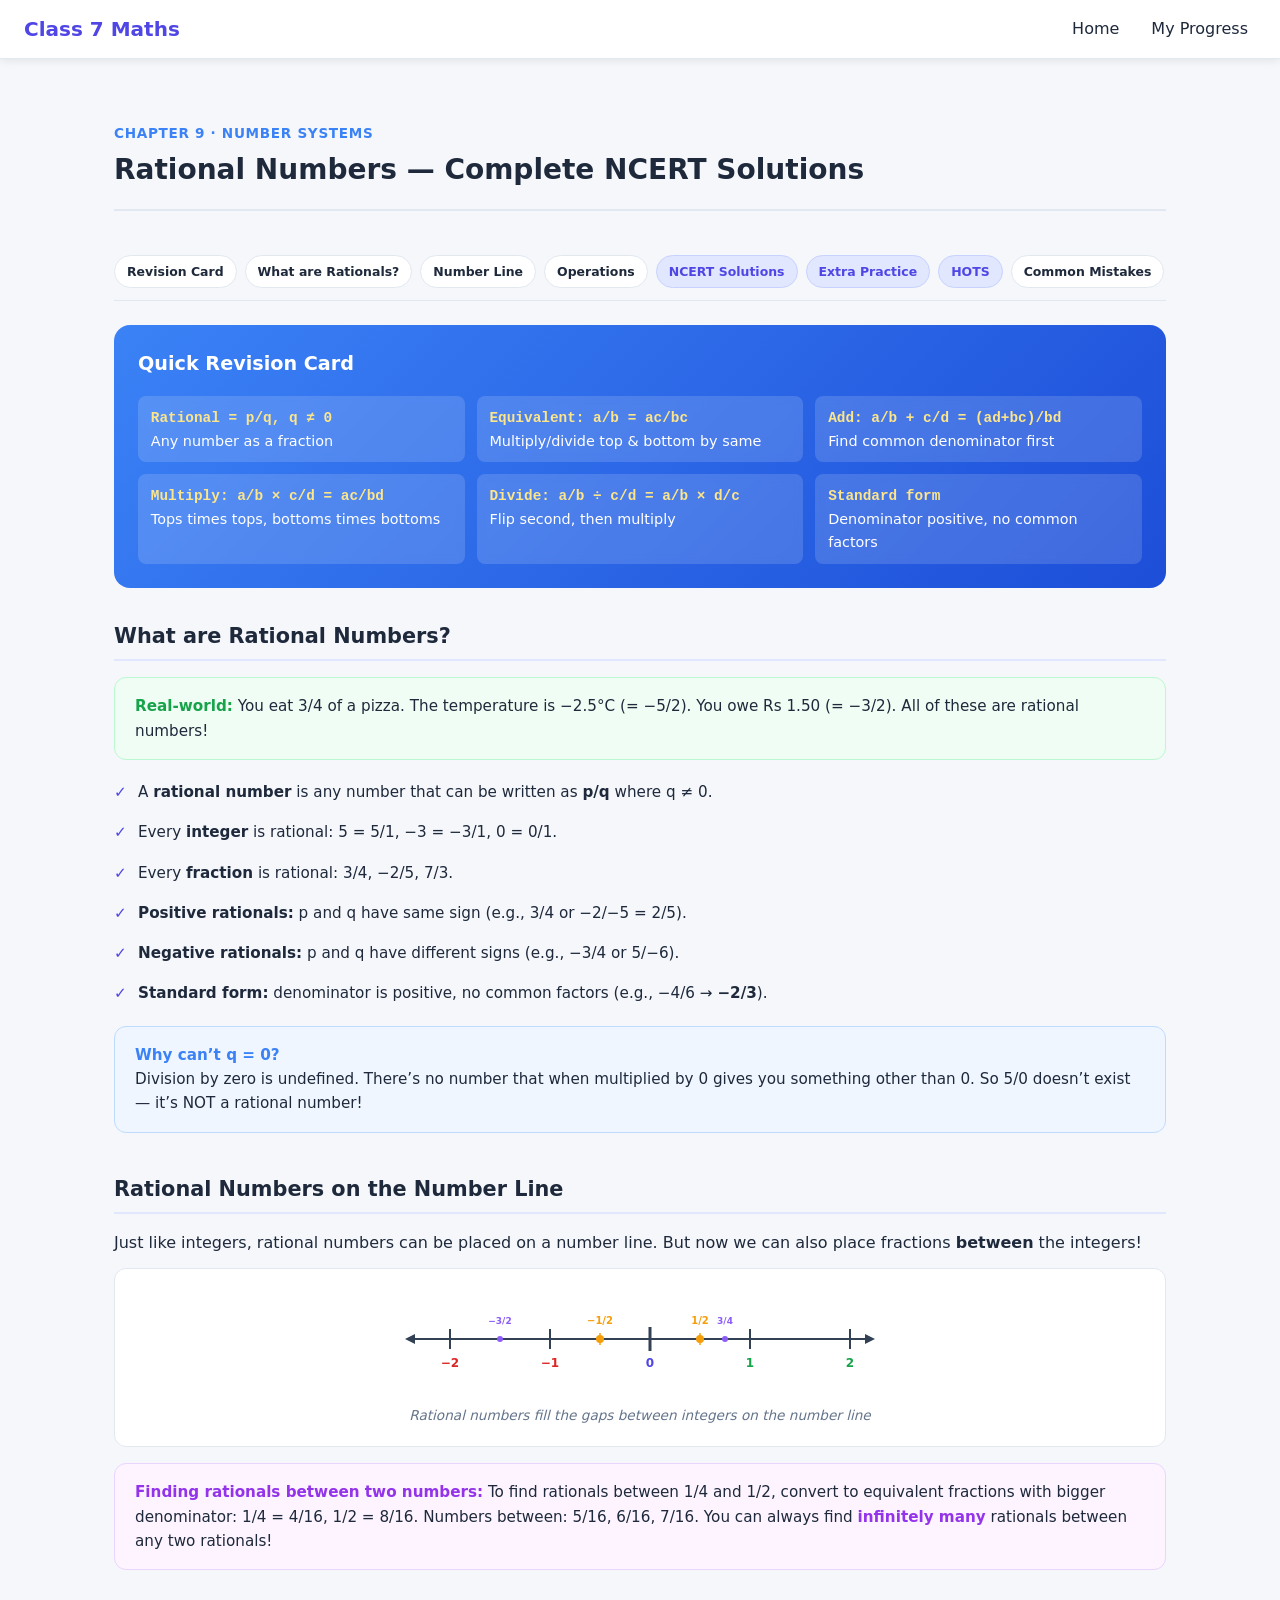
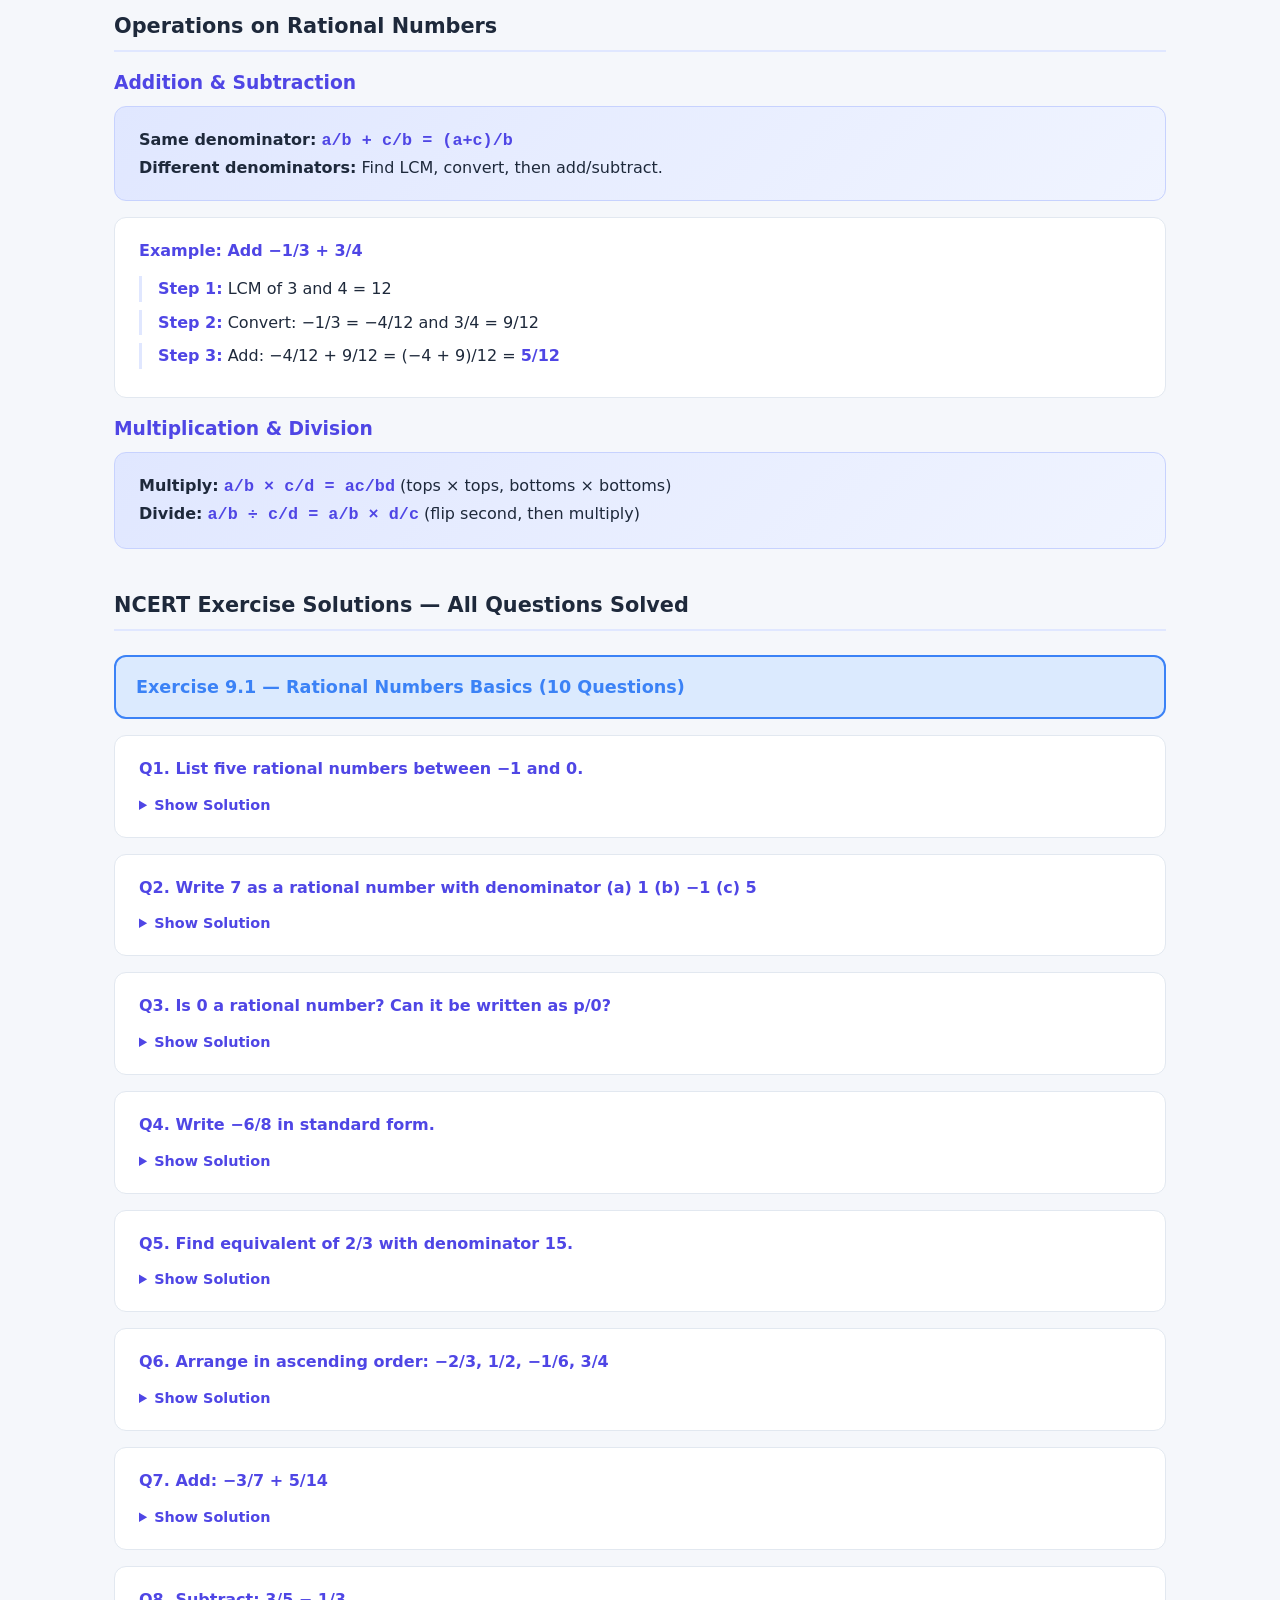
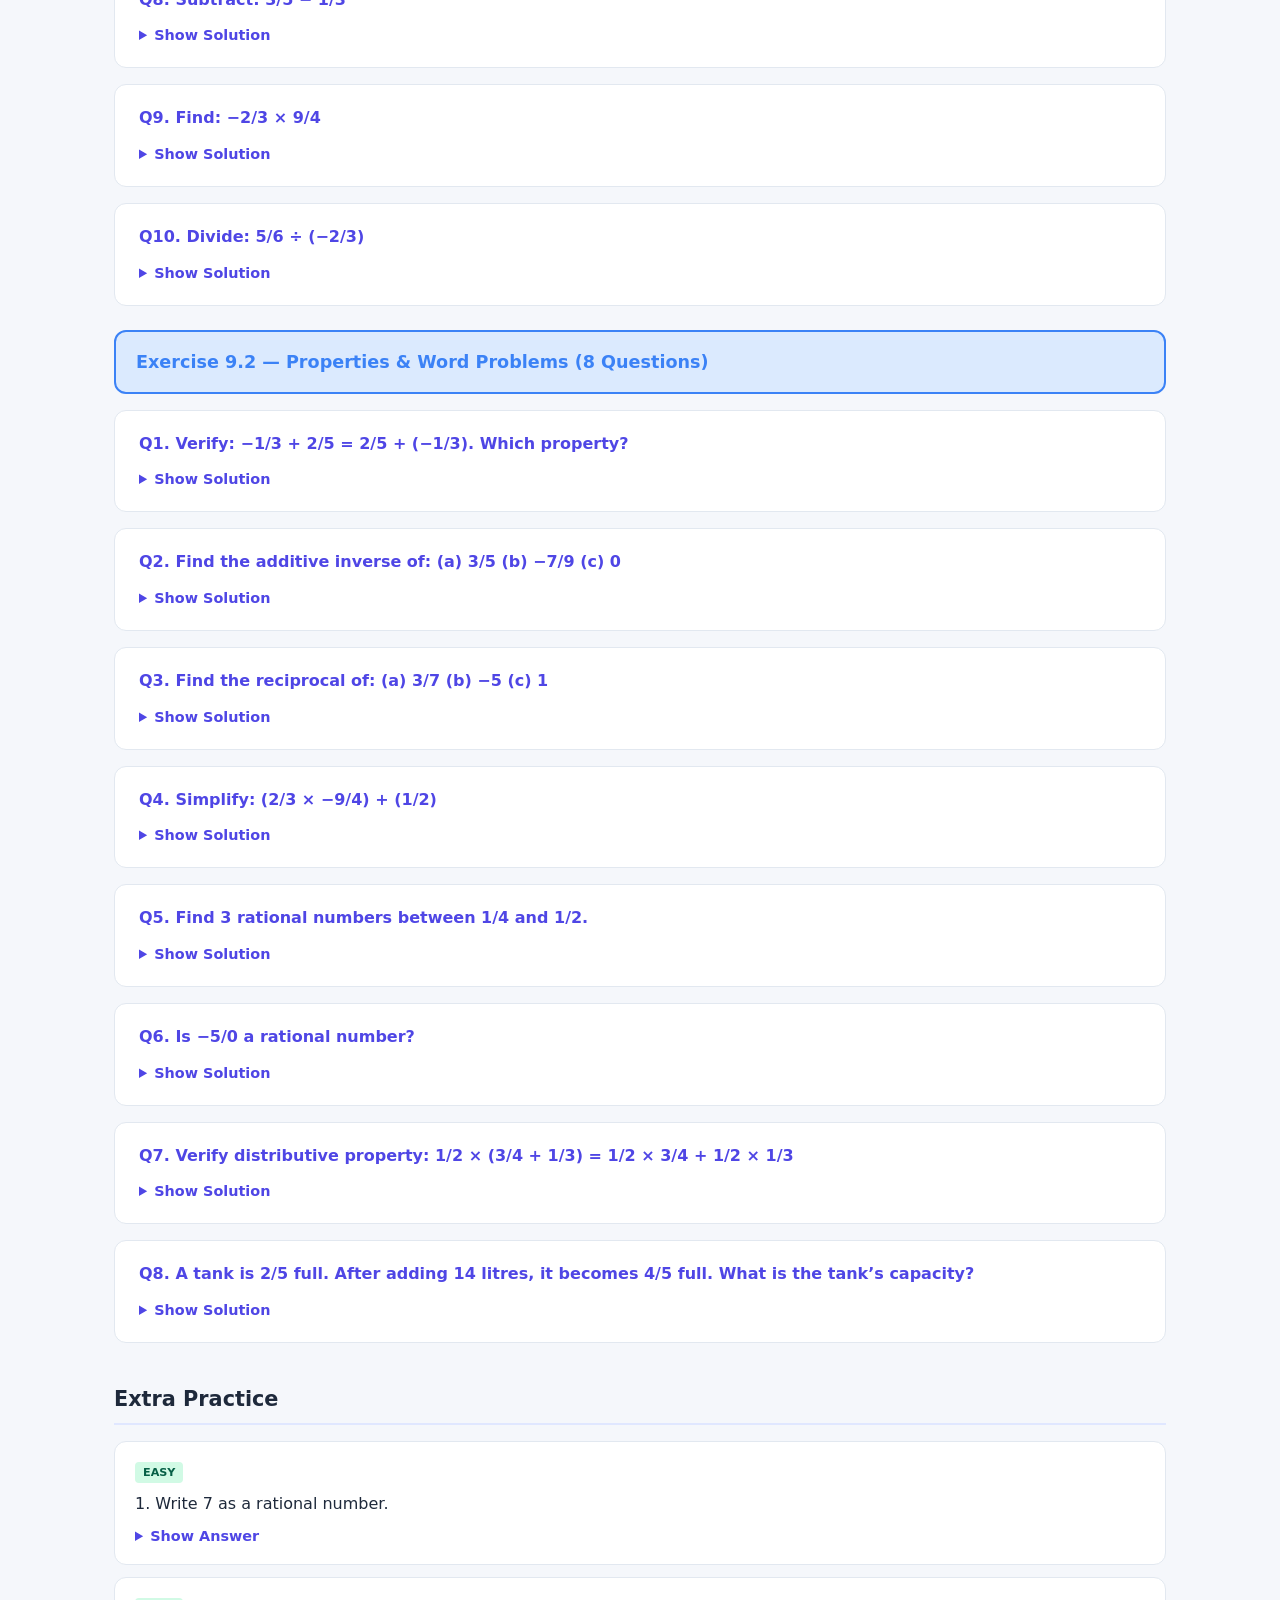
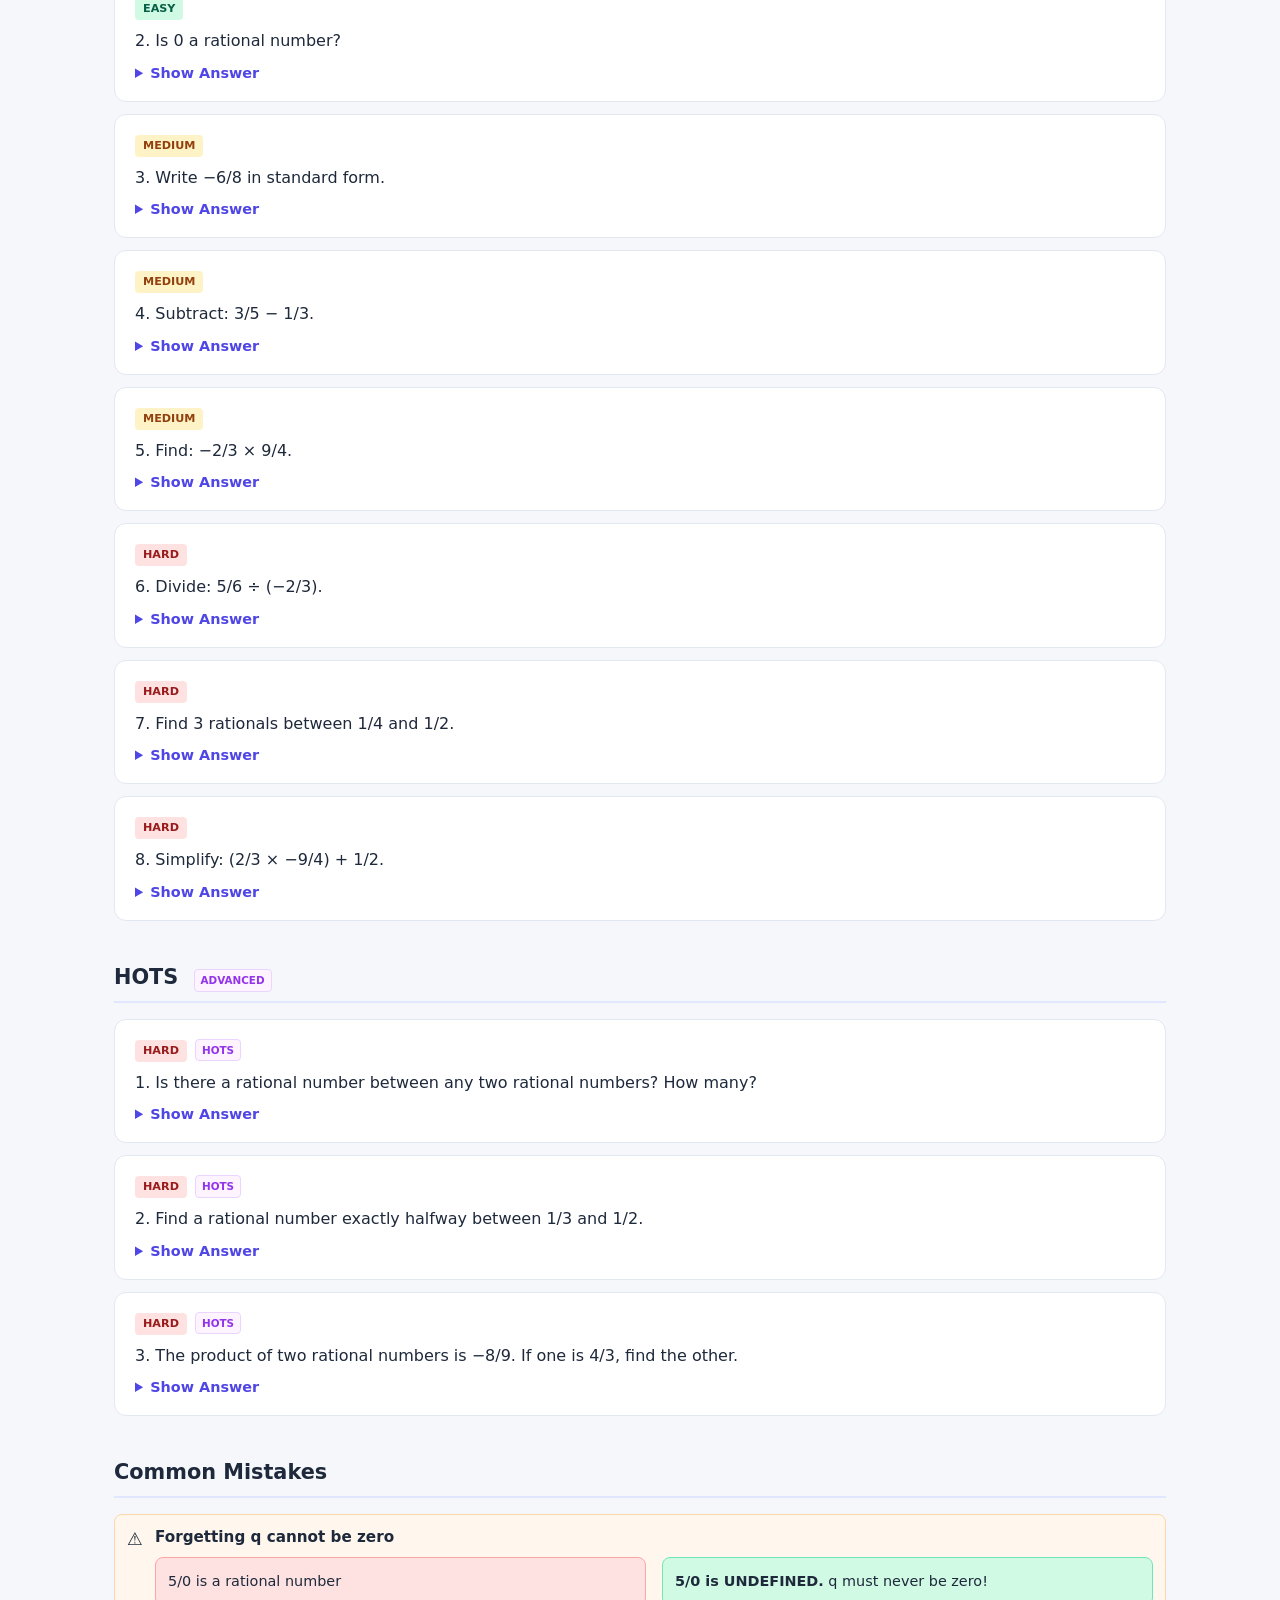
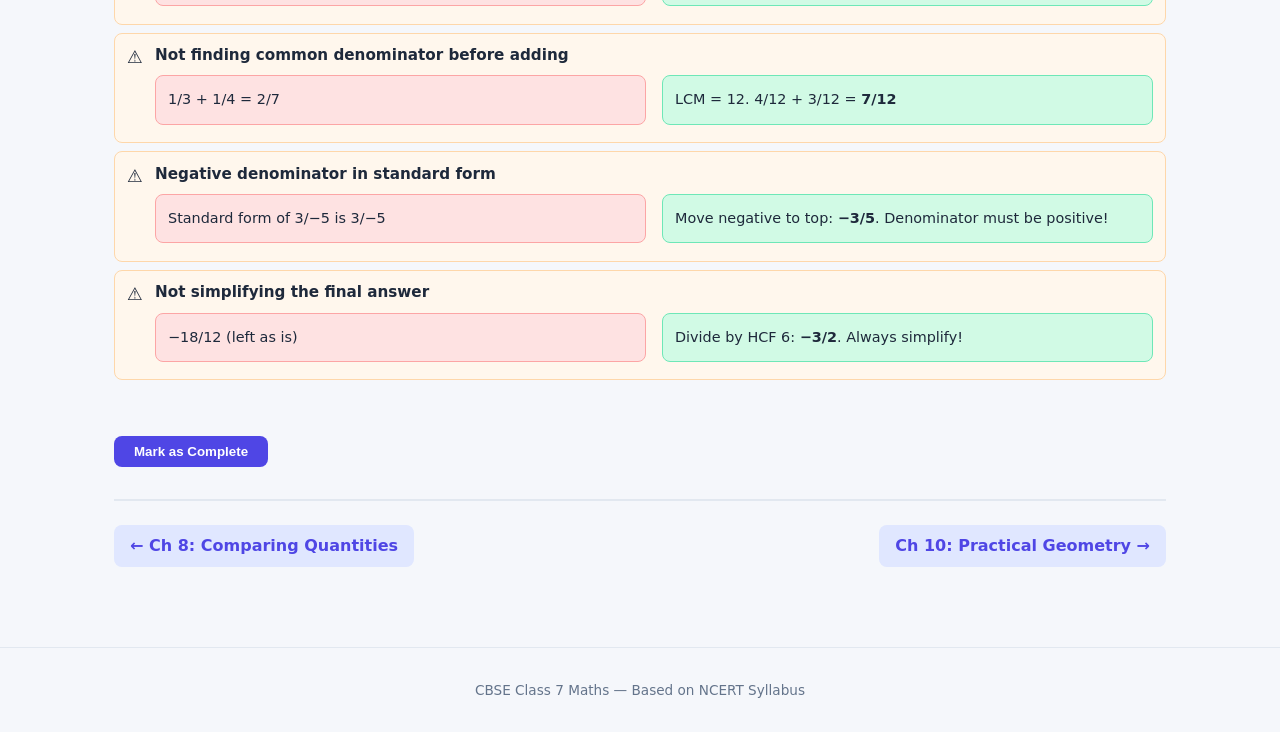
<file: chapters/ch9.html>
<!DOCTYPE html>
<html lang="en">
<head>
<meta charset="UTF-8">
<meta name="viewport" content="width=device-width,initial-scale=1">
<meta name="chapter-num" content="9">
<title>NCERT Solutions Class 7 Maths Chapter 9 Rational Numbers</title>
<meta name="description" content="NCERT Solutions for Class 7 Maths Chapter 9 Rational Numbers. Operations, number line, equivalent fractions — all exercises solved step-by-step with diagrams.">
<link rel="stylesheet" href="../css/style.css">
<style>
.real-world{background:#f0fdf4;border:1px solid #bbf7d0;border-radius:12px;padding:1rem 1.25rem;margin:.75rem 0;font-size:.95rem}
.real-world strong{color:#16a34a}
.why-box{background:#eff6ff;border:1px solid #bfdbfe;border-radius:12px;padding:1rem 1.25rem;margin:.75rem 0;font-size:.95rem}
.why-box strong{color:#3b82f6}
.exam-tip{background:#fdf4ff;border:1px solid #e9d5ff;border-radius:12px;padding:1rem 1.25rem;margin:.75rem 0;font-size:.95rem}
.exam-tip strong{color:#9333ea}
.wrong-right{display:flex;gap:1rem;flex-wrap:wrap;margin:.5rem 0}
.wrong-right .wrong,.wrong-right .right{flex:1;min-width:200px;padding:.75rem;border-radius:8px;font-size:.9rem}
.wrong-right .wrong{background:#fee2e2;border:1px solid #fca5a5}
.wrong-right .right{background:#d1fae5;border:1px solid #6ee7b7}
.revision-card{background:linear-gradient(135deg,#3b82f6,#1d4ed8);color:#fff;border-radius:16px;padding:1.5rem;margin-bottom:2rem}
.revision-card h2{color:#fff;border:none;padding:0;margin-bottom:1rem;font-size:1.2rem}
.revision-card .formula-grid{display:grid;grid-template-columns:repeat(auto-fill,minmax(250px,1fr));gap:.75rem}
.revision-card .f-item{background:rgba(255,255,255,.15);border-radius:8px;padding:.6rem .8rem;font-size:.9rem;backdrop-filter:blur(4px)}
.revision-card .f-item code{color:#fde68a;font-weight:700}
.exercise-header{background:var(--num-light);border:2px solid var(--num);border-radius:12px;padding:1rem 1.25rem;margin:1.5rem 0 1rem;font-size:1.1rem;font-weight:700;color:var(--num)}
.step-reveal summary{cursor:pointer;color:var(--primary);font-weight:600;font-size:.9rem}
.step-reveal .steps-content{padding:.75rem;margin-top:.5rem;background:#f8fafc;border-radius:8px;border:1px solid #e2e8f0}
.hots-tag{display:inline-block;font-size:.65rem;font-weight:700;text-transform:uppercase;padding:2px 6px;border-radius:4px;background:#fdf4ff;color:#9333ea;border:1px solid #e9d5ff;margin-left:.5rem}
</style>
</head>
<body>
<header class="navbar">
  <span class="logo">Class 7 Maths</span>
  <nav>
    <a href="../index.html">Home</a>
    <a href="../progress.html">My Progress</a>
  </nav>
</header>

<div class="container">
  <div class="chapter-header">
    <div class="ch-label" style="color:var(--num)">Chapter 9 &middot; Number Systems</div>
    <h1>Rational Numbers &mdash; Complete NCERT Solutions</h1>
  </div>

  <nav class="topic-nav">
    <a href="#revision">Revision Card</a>
    <a href="#what-are-rationals">What are Rationals?</a>
    <a href="#number-line">Number Line</a>
    <a href="#operations">Operations</a>
    <a href="#ncert-solutions" class="nav-exercise">NCERT Solutions</a>
    <a href="#extra-practice" class="nav-exercise">Extra Practice</a>
    <a href="#hots" class="nav-exercise">HOTS</a>
    <a href="#mistakes">Common Mistakes</a>
  </nav>

  <div class="revision-card" id="revision">
    <h2>Quick Revision Card</h2>
    <div class="formula-grid">
      <div class="f-item"><code>Rational = p/q, q &ne; 0</code><br>Any number as a fraction</div>
      <div class="f-item"><code>Equivalent: a/b = ac/bc</code><br>Multiply/divide top &amp; bottom by same</div>
      <div class="f-item"><code>Add: a/b + c/d = (ad+bc)/bd</code><br>Find common denominator first</div>
      <div class="f-item"><code>Multiply: a/b &times; c/d = ac/bd</code><br>Tops times tops, bottoms times bottoms</div>
      <div class="f-item"><code>Divide: a/b &divide; c/d = a/b &times; d/c</code><br>Flip second, then multiply</div>
      <div class="f-item"><code>Standard form</code><br>Denominator positive, no common factors</div>
    </div>
  </div>

  <!-- What are Rationals -->
  <div class="section">
    <h2 id="what-are-rationals">What are Rational Numbers?</h2>
    <div class="real-world">
      <strong>Real-world:</strong> You eat 3/4 of a pizza. The temperature is &minus;2.5&deg;C (= &minus;5/2). You owe Rs 1.50 (= &minus;3/2). All of these are rational numbers!
    </div>
    <ul class="summary-list">
      <li>A <strong>rational number</strong> is any number that can be written as <strong>p/q</strong> where q &ne; 0.</li>
      <li>Every <strong>integer</strong> is rational: 5 = 5/1, &minus;3 = &minus;3/1, 0 = 0/1.</li>
      <li>Every <strong>fraction</strong> is rational: 3/4, &minus;2/5, 7/3.</li>
      <li><strong>Positive rationals:</strong> p and q have same sign (e.g., 3/4 or &minus;2/&minus;5 = 2/5).</li>
      <li><strong>Negative rationals:</strong> p and q have different signs (e.g., &minus;3/4 or 5/&minus;6).</li>
      <li><strong>Standard form:</strong> denominator is positive, no common factors (e.g., &minus;4/6 &rarr; <strong>&minus;2/3</strong>).</li>
    </ul>
    <div class="why-box">
      <strong>Why can&rsquo;t q = 0?</strong><br>
      Division by zero is undefined. There&rsquo;s no number that when multiplied by 0 gives you something other than 0. So 5/0 doesn&rsquo;t exist &mdash; it&rsquo;s NOT a rational number!
    </div>
  </div>

  <!-- Number Line -->
  <div class="section">
    <h2 id="number-line">Rational Numbers on the Number Line</h2>
    <p>Just like integers, rational numbers can be placed on a number line. But now we can also place fractions <strong>between</strong> the integers!</p>
    <figure class="diagram">
      <svg viewBox="0 0 500 100" width="500" height="100" xmlns="http://www.w3.org/2000/svg">
        <!-- Main line -->
        <line x1="20" y1="50" x2="480" y2="50" stroke="#334155" stroke-width="2"/>
        <polygon points="15,50 25,45 25,55" fill="#334155"/>
        <polygon points="485,50 475,45 475,55" fill="#334155"/>
        <!-- Integer ticks -->
        <line x1="60" y1="40" x2="60" y2="60" stroke="#334155" stroke-width="2"/><text x="60" y="78" text-anchor="middle" font-size="12" fill="#dc2626" font-weight="700">&minus;2</text>
        <line x1="160" y1="40" x2="160" y2="60" stroke="#334155" stroke-width="2"/><text x="160" y="78" text-anchor="middle" font-size="12" fill="#dc2626" font-weight="700">&minus;1</text>
        <line x1="260" y1="38" x2="260" y2="62" stroke="#334155" stroke-width="3"/><text x="260" y="78" text-anchor="middle" font-size="12" fill="#4f46e5" font-weight="800">0</text>
        <line x1="360" y1="40" x2="360" y2="60" stroke="#334155" stroke-width="2"/><text x="360" y="78" text-anchor="middle" font-size="12" fill="#16a34a" font-weight="700">1</text>
        <line x1="460" y1="40" x2="460" y2="60" stroke="#334155" stroke-width="2"/><text x="460" y="78" text-anchor="middle" font-size="12" fill="#16a34a" font-weight="700">2</text>
        <!-- Fraction ticks between 0 and 1 -->
        <line x1="310" y1="44" x2="310" y2="56" stroke="#f59e0b" stroke-width="1.5"/>
        <circle cx="310" cy="50" r="4" fill="#f59e0b"/>
        <text x="310" y="35" text-anchor="middle" font-size="10" fill="#f59e0b" font-weight="700">1/2</text>
        <!-- -1/2 between -1 and 0 -->
        <line x1="210" y1="44" x2="210" y2="56" stroke="#f59e0b" stroke-width="1.5"/>
        <circle cx="210" cy="50" r="4" fill="#f59e0b"/>
        <text x="210" y="35" text-anchor="middle" font-size="10" fill="#f59e0b" font-weight="700">&minus;1/2</text>
        <!-- 3/4 between 1/2 and 1 -->
        <circle cx="335" cy="50" r="3" fill="#8b5cf6"/>
        <text x="335" y="35" text-anchor="middle" font-size="9" fill="#8b5cf6" font-weight="600">3/4</text>
        <!-- -3/2 between -2 and -1 -->
        <circle cx="110" cy="50" r="3" fill="#8b5cf6"/>
        <text x="110" y="35" text-anchor="middle" font-size="9" fill="#8b5cf6" font-weight="600">&minus;3/2</text>
      </svg>
      <figcaption>Rational numbers fill the gaps between integers on the number line</figcaption>
    </figure>
    <div class="exam-tip">
      <strong>Finding rationals between two numbers:</strong> To find rationals between 1/4 and 1/2, convert to equivalent fractions with bigger denominator: 1/4 = 4/16, 1/2 = 8/16. Numbers between: 5/16, 6/16, 7/16. You can always find <strong>infinitely many</strong> rationals between any two rationals!
    </div>
  </div>

  <!-- Operations -->
  <div class="section">
    <h2 id="operations">Operations on Rational Numbers</h2>

    <h3 style="color:var(--primary);margin:1rem 0 .5rem">Addition &amp; Subtraction</h3>
    <div class="formula-box">
      <strong>Same denominator:</strong> <code>a/b + c/b = (a+c)/b</code><br>
      <strong>Different denominators:</strong> Find LCM, convert, then add/subtract.
    </div>
    <div class="example">
      <h3>Example: Add &minus;1/3 + 3/4</h3>
      <div class="step"><strong>Step 1:</strong> LCM of 3 and 4 = 12</div>
      <div class="step"><strong>Step 2:</strong> Convert: &minus;1/3 = &minus;4/12 and 3/4 = 9/12</div>
      <div class="step"><strong>Step 3:</strong> Add: &minus;4/12 + 9/12 = (&minus;4 + 9)/12 = <strong>5/12</strong></div>
    </div>

    <h3 style="color:var(--primary);margin:1rem 0 .5rem">Multiplication &amp; Division</h3>
    <div class="formula-box">
      <strong>Multiply:</strong> <code>a/b &times; c/d = ac/bd</code> (tops &times; tops, bottoms &times; bottoms)<br>
      <strong>Divide:</strong> <code>a/b &divide; c/d = a/b &times; d/c</code> (flip second, then multiply)
    </div>
  </div>

  <!-- NCERT Solutions -->
  <div class="section">
    <h2 id="ncert-solutions">NCERT Exercise Solutions &mdash; All Questions Solved</h2>

    <div class="exercise-header">Exercise 9.1 &mdash; Rational Numbers Basics (10 Questions)</div>

    <div class="example"><h3>Q1. List five rational numbers between &minus;1 and 0.</h3>
      <details class="step-reveal"><summary>Show Solution</summary><div class="steps-content">
        <div class="step"><strong>Step 1: The trick.</strong> To find numbers <em>between</em> two values, rewrite them as fractions with a <strong>bigger denominator</strong>. The bigger the denominator, the more numbers you can see between them.</div>
        <div class="step"><strong>Step 2:</strong> Let&rsquo;s use denominator 6 (we need at least 5 numbers between, so any denominator &ge; 6 works).<br>&minus;1 = &minus;6/6 and 0 = 0/6</div>
        <div class="step"><strong>Step 3:</strong> Now simply list the fractions between &minus;6/6 and 0/6:<br>&minus;5/6, &minus;4/6, &minus;3/6, &minus;2/6, &minus;1/6</div>
        <div class="step"><strong>Step 4:</strong> Simplify where possible (divide numerator and denominator by their common factor):<br>
          &bull; &minus;4/6: both 4 and 6 are divisible by 2. &minus;4&divide;2 = &minus;2, 6&divide;2 = 3. So &minus;4/6 = <strong>&minus;2/3</strong><br>
          &bull; &minus;3/6: both divisible by 3. &minus;3&divide;3 = &minus;1, 6&divide;3 = 2. So &minus;3/6 = <strong>&minus;1/2</strong><br>
          &bull; &minus;2/6: both divisible by 2. &minus;2&divide;2 = &minus;1, 6&divide;2 = 3. So &minus;2/6 = <strong>&minus;1/3</strong><br>
          &bull; &minus;5/6 and &minus;1/6 cannot be simplified (5 and 1 don&rsquo;t share a factor with 6).</div>
        <div class="step"><strong>Answer:</strong> <strong>&minus;5/6, &minus;2/3, &minus;1/2, &minus;1/3, &minus;1/6</strong></div>
        <div class="step"><strong>Tip:</strong> If you needed more numbers, use denominator 12 or 100. There are <em>infinitely many</em> rationals between any two numbers!</div>
      </div></details></div>

    <div class="example"><h3>Q2. Write 7 as a rational number with denominator (a) 1 (b) &minus;1 (c) 5</h3>
      <details class="step-reveal"><summary>Show Solution</summary><div class="steps-content">
        <div class="step"><strong>(a)</strong> 7 = <strong>7/1</strong></div>
        <div class="step"><strong>(b)</strong> 7 = &minus;7/(&minus;1) = <strong>&minus;7/&minus;1</strong> (but standard form: <strong>7/1</strong>)</div>
        <div class="step"><strong>(c)</strong> 7 = (7&times;5)/(1&times;5) = <strong>35/5</strong></div>
      </div></details></div>

    <div class="example"><h3>Q3. Is 0 a rational number? Can it be written as p/0?</h3>
      <details class="step-reveal"><summary>Show Solution</summary><div class="steps-content">
        <div class="step"><strong>Step 1:</strong> 0 = 0/1 (p=0, q=1, q&ne;0). <strong>Yes, 0 is rational.</strong></div>
        <div class="step"><strong>Step 2:</strong> 0/0 is undefined (q cannot be 0). <strong>No, cannot write as p/0.</strong></div>
      </div></details></div>

    <div class="example"><h3>Q4. Write &minus;6/8 in standard form.</h3>
      <details class="step-reveal"><summary>Show Solution</summary><div class="steps-content">
        <div class="step"><strong>Step 1:</strong> Check: denominator is positive (8 &gt; 0). &#10003;</div>
        <div class="step"><strong>Step 2:</strong> Find HCF of 6 and 8 = 2</div>
        <div class="step"><strong>Step 3:</strong> Divide both numerator and denominator by 2 (their common factor):<br>
          Numerator: &minus;6 &divide; 2 = &minus;3<br>
          Denominator: 8 &divide; 2 = 4<br>
          So &minus;6/8 = <strong>&minus;3/4</strong>. Denominator is positive &#10003;, no more common factors &#10003;. This is standard form!</div>
      </div></details></div>

    <div class="example"><h3>Q5. Find equivalent of 2/3 with denominator 15.</h3>
      <details class="step-reveal"><summary>Show Solution</summary><div class="steps-content">
        <div class="step"><strong>Step 1:</strong> Need denominator 15. Current = 3. Multiply by 5.</div>
        <div class="step"><strong>Step 2:</strong> (2&times;5)/(3&times;5) = <strong>10/15</strong></div>
      </div></details></div>

    <div class="example"><h3>Q6. Arrange in ascending order: &minus;2/3, 1/2, &minus;1/6, 3/4</h3>
      <details class="step-reveal"><summary>Show Solution</summary><div class="steps-content">
        <div class="step"><strong>Step 1: Why do we need a common denominator?</strong><br>We can&rsquo;t compare fractions with different denominators directly (is 2/3 bigger than 3/4?). So we convert them all to the <strong>same denominator</strong>, then just compare the numerators.</div>
        <div class="step"><strong>Step 2: Find the LCM of 3, 2, 6, and 4.</strong><br>
          &bull; Multiples of 3: 3, 6, 9, <strong>12</strong>, 15...<br>
          &bull; Multiples of 2: 2, 4, 6, 8, 10, <strong>12</strong>...<br>
          &bull; Multiples of 6: 6, <strong>12</strong>, 18...<br>
          &bull; Multiples of 4: 4, 8, <strong>12</strong>, 16...<br>
          The smallest number that appears in ALL lists is <strong>12</strong>. So LCM = 12.</div>
        <div class="step"><strong>Step 3: Convert each fraction to denominator 12.</strong><br>
          &bull; &minus;2/3: multiply top &amp; bottom by 4 &rarr; (&minus;2&times;4)/(3&times;4) = <strong>&minus;8/12</strong><br>
          &bull; 1/2: multiply by 6 &rarr; (1&times;6)/(2&times;6) = <strong>6/12</strong><br>
          &bull; &minus;1/6: multiply by 2 &rarr; (&minus;1&times;2)/(6&times;2) = <strong>&minus;2/12</strong><br>
          &bull; 3/4: multiply by 3 &rarr; (3&times;3)/(4&times;3) = <strong>9/12</strong></div>
        <div class="step"><strong>Step 4: Compare the numerators.</strong><br>
          All have denominator 12, so just look at the tops:<br>
          &minus;8 &lt; &minus;2 &lt; 6 &lt; 9 (remember: for negatives, bigger digit = smaller number!)</div>
        <div class="step"><strong>Answer (ascending = smallest to biggest):</strong><br>
          <strong>&minus;2/3, &minus;1/6, 1/2, 3/4</strong><br>
          (i.e., &minus;8/12 &lt; &minus;2/12 &lt; 6/12 &lt; 9/12)</div>
      </div></details></div>

    <div class="example"><h3>Q7. Add: &minus;3/7 + 5/14</h3>
      <details class="step-reveal"><summary>Show Solution</summary><div class="steps-content">
        <div class="step"><strong>Step 1: Can we add directly?</strong><br>No! The denominators are different (7 and 14). We need a <strong>common denominator</strong> first.</div>
        <div class="step"><strong>Step 2: Find LCM of 7 and 14.</strong><br>Multiples of 7: 7, <strong>14</strong>, 21...<br>Multiples of 14: <strong>14</strong>, 28...<br>LCM = <strong>14</strong></div>
        <div class="step"><strong>Step 3: Convert &minus;3/7 to denominator 14.</strong><br>Multiply top &amp; bottom by 2: (&minus;3 &times; 2)/(7 &times; 2) = <strong>&minus;6/14</strong><br>(The other fraction, 5/14, already has denominator 14 — no change needed!)</div>
        <div class="step"><strong>Step 4: Now both have the same denominator. Add the numerators.</strong><br>&minus;6/14 + 5/14 = (&minus;6 + 5)/14 = &minus;1/14</div>
        <div class="step"><strong>Answer: &minus;1/14</strong></div>
      </div></details></div>

    <div class="example"><h3>Q8. Subtract: 3/5 &minus; 1/3</h3>
      <details class="step-reveal"><summary>Show Solution</summary><div class="steps-content">
        <div class="step"><strong>Step 1: Different denominators (5 and 3).</strong> We need a common denominator.</div>
        <div class="step"><strong>Step 2: Find LCM of 5 and 3.</strong><br>5 and 3 are both prime, so LCM = 5 &times; 3 = <strong>15</strong></div>
        <div class="step"><strong>Step 3: Convert both fractions.</strong><br>3/5: multiply top &amp; bottom by 3 &rarr; (3&times;3)/(5&times;3) = <strong>9/15</strong><br>1/3: multiply top &amp; bottom by 5 &rarr; (1&times;5)/(3&times;5) = <strong>5/15</strong></div>
        <div class="step"><strong>Step 4: Subtract numerators.</strong><br>9/15 &minus; 5/15 = (9&minus;5)/15 = <strong>4/15</strong></div>
        <div class="step"><strong>Step 5: Can we simplify?</strong> 4 and 15 have no common factor. So <strong>4/15</strong> is the final answer.</div>
      </div></details></div>

    <div class="example"><h3>Q9. Find: &minus;2/3 &times; 9/4</h3>
      <details class="step-reveal"><summary>Show Solution</summary><div class="steps-content">
        <div class="step"><strong>Step 1: For multiplication, we DON&rsquo;T need a common denominator!</strong> Just multiply straight across: tops &times; tops, bottoms &times; bottoms.</div>
        <div class="step"><strong>Step 2: Multiply numerators.</strong><br>&minus;2 &times; 9 = &minus;18 (different signs = negative)</div>
        <div class="step"><strong>Step 3: Multiply denominators.</strong><br>3 &times; 4 = 12</div>
        <div class="step"><strong>Step 4: Result = &minus;18/12.</strong> Now simplify.</div>
        <div class="step"><strong>Step 5: Find HCF of 18 and 12.</strong><br>Factors of 18: 1, 2, 3, <strong>6</strong>, 9, 18<br>Factors of 12: 1, 2, 3, 4, <strong>6</strong>, 12<br>HCF = 6</div>
        <div class="step"><strong>Step 6: Divide both by 6.</strong><br>&minus;18 &divide; 6 = &minus;3, and 12 &divide; 6 = 2</div>
        <div class="step"><strong>Answer: &minus;3/2</strong> (or &minus;1&frac12; as a mixed number)</div>
      </div></details></div>

    <div class="example"><h3>Q10. Divide: 5/6 &divide; (&minus;2/3)</h3>
      <details class="step-reveal"><summary>Show Solution</summary><div class="steps-content">
        <div class="step"><strong>Step 1: To divide fractions, FLIP the second fraction and MULTIPLY.</strong><br>This is called &ldquo;multiplying by the reciprocal.&rdquo;</div>
        <div class="step"><strong>Step 2: Find the reciprocal of &minus;2/3.</strong><br>Flip it: the reciprocal of &minus;2/3 is <strong>&minus;3/2</strong> (swap numerator and denominator).</div>
        <div class="step"><strong>Step 3: Change division to multiplication.</strong><br>5/6 &divide; (&minus;2/3) becomes 5/6 <strong>&times;</strong> (&minus;3/2)</div>
        <div class="step"><strong>Step 4: Multiply tops.</strong> 5 &times; (&minus;3) = &minus;15 (positive &times; negative = negative)</div>
        <div class="step"><strong>Step 5: Multiply bottoms.</strong> 6 &times; 2 = 12</div>
        <div class="step"><strong>Step 6: Result = &minus;15/12.</strong> Simplify by dividing both by HCF = 3.<br>&minus;15 &divide; 3 = &minus;5, and 12 &divide; 3 = 4</div>
        <div class="step"><strong>Answer: &minus;5/4</strong> (or &minus;1&frac14;)</div>
      </div></details></div>

    <div class="exercise-header">Exercise 9.2 &mdash; Properties &amp; Word Problems (8 Questions)</div>

    <div class="example"><h3>Q1. Verify: &minus;1/3 + 2/5 = 2/5 + (&minus;1/3). Which property?</h3>
      <details class="step-reveal"><summary>Show Solution</summary><div class="steps-content">
        <div class="step"><strong>LHS:</strong> &minus;1/3 + 2/5. LCM=15. = &minus;5/15 + 6/15 = 1/15</div>
        <div class="step"><strong>RHS:</strong> 2/5 + (&minus;1/3). LCM=15. = 6/15 + (&minus;5/15) = 1/15</div>
        <div class="step"><strong>LHS = RHS = 1/15</strong> &#10003; This is the <strong>commutative property</strong> of addition.</div>
      </div></details></div>

    <div class="example"><h3>Q2. Find the additive inverse of: (a) 3/5 (b) &minus;7/9 (c) 0</h3>
      <details class="step-reveal"><summary>Show Solution</summary><div class="steps-content">
        <div class="step"><strong>Rule:</strong> Additive inverse of a/b = &minus;a/b (the number that adds to 0).</div>
        <div class="step"><strong>(a)</strong> Additive inverse of 3/5 = <strong>&minus;3/5</strong> (3/5 + (&minus;3/5) = 0 &#10003;)</div>
        <div class="step"><strong>(b)</strong> Additive inverse of &minus;7/9 = <strong>7/9</strong></div>
        <div class="step"><strong>(c)</strong> Additive inverse of 0 = <strong>0</strong> (0 + 0 = 0)</div>
      </div></details></div>

    <div class="example"><h3>Q3. Find the reciprocal of: (a) 3/7 (b) &minus;5 (c) 1</h3>
      <details class="step-reveal"><summary>Show Solution</summary><div class="steps-content">
        <div class="step"><strong>Rule:</strong> Reciprocal of a/b = b/a. A number &times; its reciprocal = 1.</div>
        <div class="step"><strong>(a)</strong> Reciprocal of 3/7 = <strong>7/3</strong>. Check: 3/7 &times; 7/3 = 1 &#10003;</div>
        <div class="step"><strong>(b)</strong> &minus;5 = &minus;5/1. Reciprocal = <strong>&minus;1/5</strong></div>
        <div class="step"><strong>(c)</strong> Reciprocal of 1 = <strong>1</strong> (1 &times; 1 = 1)</div>
        <div class="step"><strong>Note:</strong> 0 has NO reciprocal (can&rsquo;t divide by 0).</div>
      </div></details></div>

    <div class="example"><h3>Q4. Simplify: (2/3 &times; &minus;9/4) + (1/2)</h3>
      <details class="step-reveal"><summary>Show Solution</summary><div class="steps-content">
        <div class="step"><strong>Step 1: Order of operations.</strong> This expression has both multiplication (&times;) and addition (+). <strong>Do multiplication first</strong> (BODMAS rule).</div>
        <div class="step"><strong>Step 2: Solve 2/3 &times; (&minus;9/4).</strong><br>
          Multiply numerators: 2 &times; (&minus;9) = &minus;18<br>
          Multiply denominators: 3 &times; 4 = 12<br>
          Result = &minus;18/12</div>
        <div class="step"><strong>Step 3: Simplify &minus;18/12.</strong><br>
          Find HCF of 18 and 12: both divisible by 6.<br>
          &minus;18 &divide; 6 = &minus;3, and 12 &divide; 6 = 2.<br>
          So &minus;18/12 = <strong>&minus;3/2</strong></div>
        <div class="step"><strong>Step 4: Now do the addition: &minus;3/2 + 1/2.</strong><br>
          Good news &mdash; both already have the <strong>same denominator</strong> (2)!<br>
          So we just add the numerators: (&minus;3 + 1)/2 = &minus;2/2</div>
        <div class="step"><strong>Step 5: Simplify &minus;2/2.</strong><br>
          &minus;2 &divide; 2 = &minus;1. So &minus;2/2 = <strong>&minus;1</strong></div>
        <div class="step"><strong>Answer: &minus;1</strong></div>
      </div></details></div>

    <div class="example"><h3>Q5. Find 3 rational numbers between 1/4 and 1/2.</h3>
      <details class="step-reveal"><summary>Show Solution</summary><div class="steps-content">
        <div class="step"><strong>Step 1: The strategy.</strong> We need numbers between 1/4 and 1/2, but with denominators 4 and 2, there&rsquo;s no obvious fraction in between. So we <strong>rewrite both with a bigger denominator</strong> to &ldquo;zoom in&rdquo; and see more numbers.</div>
        <div class="step"><strong>Step 2: How big should the denominator be?</strong> We need at least 3 numbers between them. Let&rsquo;s try 16 (multiply both by 4).</div>
        <div class="step"><strong>Step 3: Convert.</strong><br>
          1/4: multiply top &amp; bottom by 4 &rarr; (1&times;4)/(4&times;4) = <strong>4/16</strong><br>
          1/2: multiply top &amp; bottom by 8 &rarr; (1&times;8)/(2&times;8) = <strong>8/16</strong></div>
        <div class="step"><strong>Step 4: List fractions between 4/16 and 8/16.</strong><br>
          5/16, 6/16, 7/16 &mdash; that&rsquo;s exactly 3! &#10003;</div>
        <div class="step"><strong>Step 5: Simplify if possible.</strong><br>
          6/16 = 3/8 (divide by 2). Others can&rsquo;t be simplified.</div>
        <div class="step"><strong>Answer: 5/16, 3/8, 7/16</strong></div>
        <div class="step"><strong>Fun fact:</strong> Need more? Use /32: 1/4 = 8/32, 1/2 = 16/32. Now you have 7 numbers between! You can <strong>always</strong> find more rationals between any two rationals.</div>
      </div></details></div>

    <div class="example"><h3>Q6. Is &minus;5/0 a rational number?</h3>
      <details class="step-reveal"><summary>Show Solution</summary><div class="steps-content">
        <div class="step"><strong>Step 1:</strong> A rational number is p/q where <strong>q &ne; 0</strong>.</div>
        <div class="step"><strong>Step 2:</strong> Here q = 0. Division by zero is undefined.</div>
        <div class="step"><strong>Answer: No, &minus;5/0 is NOT a rational number.</strong></div>
      </div></details></div>

    <div class="example"><h3>Q7. Verify distributive property: 1/2 &times; (3/4 + 1/3) = 1/2 &times; 3/4 + 1/2 &times; 1/3</h3>
      <details class="step-reveal"><summary>Show Solution</summary><div class="steps-content">
        <div class="step"><strong>LHS:</strong> 3/4 + 1/3 = 9/12 + 4/12 = 13/12. Then 1/2 &times; 13/12 = 13/24</div>
        <div class="step"><strong>RHS:</strong> 1/2 &times; 3/4 = 3/8. And 1/2 &times; 1/3 = 1/6. Now 3/8 + 1/6 = 9/24 + 4/24 = 13/24</div>
        <div class="step"><strong>LHS = RHS = 13/24</strong> &#10003; Distributive property verified!</div>
      </div></details></div>

    <div class="example"><h3>Q8. A tank is 2/5 full. After adding 14 litres, it becomes 4/5 full. What is the tank&rsquo;s capacity?</h3>
      <details class="step-reveal"><summary>Show Solution</summary><div class="steps-content">
        <div class="step"><strong>Step 1: Understand the problem.</strong><br>
          Before: tank is 2/5 full.<br>
          We add 14 litres of water.<br>
          After: tank is 4/5 full.<br>
          So the 14 litres filled the gap from 2/5 to 4/5.</div>
        <div class="step"><strong>Step 2: How much of the tank did 14 litres fill?</strong><br>
          Fraction filled = 4/5 &minus; 2/5 = (4&minus;2)/5 = <strong>2/5</strong> of the tank</div>
        <div class="step"><strong>Step 3: So 2/5 of the total capacity = 14 litres.</strong><br>
          Let total capacity = C. Then: 2/5 &times; C = 14</div>
        <div class="step"><strong>Step 4: Solve for C.</strong><br>
          C = 14 &divide; 2/5<br>
          Flip and multiply: C = 14 &times; 5/2<br>
          = (14 &times; 5) / 2 = 70 / 2 = <strong>35 litres</strong></div>
        <div class="step"><strong>Step 5: Check the answer.</strong><br>
          2/5 of 35 = (2&times;35)/5 = 70/5 = 14 litres (water before adding).<br>
          After adding 14 litres: 14 + 14 = 28 litres.<br>
          4/5 of 35 = (4&times;35)/5 = 140/5 = 28 litres. &#10003; It matches!</div>
      </div></details></div>
  </div>

  <!-- Extra Practice -->
  <div class="section">
    <h2 id="extra-practice">Extra Practice</h2>
    <div class="problem"><span class="difficulty easy">Easy</span><p>1. Write 7 as a rational number.</p><details><summary>Show Answer</summary><div class="answer"><strong>Step 1:</strong> A rational number is written as p/q where q &ne; 0.<br><strong>Step 2:</strong> Any whole number can be written with denominator 1.<br><strong>Step 3:</strong> 7 = 7 &divide; 1 = <strong>7/1</strong>.<br>Here p = 7 and q = 1 (q is not zero &#10003;).</div></details></div>
    <div class="problem"><span class="difficulty easy">Easy</span><p>2. Is 0 a rational number?</p><details><summary>Show Answer</summary><div class="answer"><strong>Yes.</strong> 0 = 0/1 (q &ne; 0).</div></details></div>
    <div class="problem"><span class="difficulty medium">Medium</span><p>3. Write &minus;6/8 in standard form.</p><details><summary>Show Answer</summary><div class="answer"><strong>Step 1:</strong> Denominator positive &#10003;<br><strong>Step 2:</strong> HCF = 2. Divide: <strong>&minus;3/4</strong></div></details></div>
    <div class="problem"><span class="difficulty medium">Medium</span><p>4. Subtract: 3/5 &minus; 1/3.</p><details><summary>Show Answer</summary><div class="answer"><strong>Step 1:</strong> LCM = 15. 9/15 &minus; 5/15 = <strong>4/15</strong></div></details></div>
    <div class="problem"><span class="difficulty medium">Medium</span><p>5. Find: &minus;2/3 &times; 9/4.</p><details><summary>Show Answer</summary><div class="answer"><strong>Step 1:</strong> (&minus;2&times;9)/(3&times;4) = &minus;18/12<br><strong>Step 2:</strong> Simplify: <strong>&minus;3/2</strong></div></details></div>
    <div class="problem"><span class="difficulty hard">Hard</span><p>6. Divide: 5/6 &divide; (&minus;2/3).</p><details><summary>Show Answer</summary><div class="answer"><strong>Step 1:</strong> Flip: 5/6 &times; (&minus;3/2)<br><strong>Step 2:</strong> = &minus;15/12 = <strong>&minus;5/4</strong></div></details></div>
    <div class="problem"><span class="difficulty hard">Hard</span><p>7. Find 3 rationals between 1/4 and 1/2.</p><details><summary>Show Answer</summary><div class="answer"><strong>Step 1:</strong> 1/4 = 4/16, 1/2 = 8/16<br><strong>Answer:</strong> <strong>5/16, 3/8, 7/16</strong></div></details></div>
    <div class="problem"><span class="difficulty hard">Hard</span><p>8. Simplify: (2/3 &times; &minus;9/4) + 1/2.</p><details><summary>Show Answer</summary><div class="answer"><strong>Step 1:</strong> 2/3 &times; &minus;9/4 = &minus;18/12 = &minus;3/2<br><strong>Step 2:</strong> &minus;3/2 + 1/2 = &minus;2/2 = <strong>&minus;1</strong></div></details></div>
  </div>

  <!-- HOTS -->
  <div class="section">
    <h2 id="hots">HOTS <span class="hots-tag">Advanced</span></h2>
    <div class="problem"><span class="difficulty hard">Hard</span><span class="hots-tag">HOTS</span>
      <p>1. Is there a rational number between any two rational numbers? How many?</p>
      <details><summary>Show Answer</summary><div class="answer"><strong>Yes, infinitely many!</strong> Between any two rationals a/b and c/d, you can always find more by converting to equivalent fractions with larger denominators. This is called the <strong>density property</strong> of rationals.</div></details></div>
    <div class="problem"><span class="difficulty hard">Hard</span><span class="hots-tag">HOTS</span>
      <p>2. Find a rational number exactly halfway between 1/3 and 1/2.</p>
      <details><summary>Show Answer</summary><div class="answer"><strong>Step 1:</strong> Halfway = average = (1/3 + 1/2) &divide; 2<br><strong>Step 2:</strong> 1/3 + 1/2 = 2/6 + 3/6 = 5/6<br><strong>Step 3:</strong> 5/6 &divide; 2 = 5/12 = <strong>5/12</strong></div></details></div>
    <div class="problem"><span class="difficulty hard">Hard</span><span class="hots-tag">HOTS</span>
      <p>3. The product of two rational numbers is &minus;8/9. If one is 4/3, find the other.</p>
      <details><summary>Show Answer</summary><div class="answer"><strong>Step 1:</strong> (4/3) &times; x = &minus;8/9<br><strong>Step 2:</strong> x = &minus;8/9 &divide; 4/3 = &minus;8/9 &times; 3/4<br><strong>Step 3:</strong> = &minus;24/36 = <strong>&minus;2/3</strong><br><strong>Check:</strong> 4/3 &times; (&minus;2/3) = &minus;8/9 &#10003;</div></details></div>
  </div>

  <!-- Common Mistakes -->
  <div class="section">
    <h2 id="mistakes">Common Mistakes</h2>
    <ul class="mistakes-list">
      <li><strong>Forgetting q cannot be zero</strong>
        <div class="wrong-right"><div class="wrong">5/0 is a rational number</div><div class="right"><strong>5/0 is UNDEFINED.</strong> q must never be zero!</div></div>
      </li>
      <li><strong>Not finding common denominator before adding</strong>
        <div class="wrong-right"><div class="wrong">1/3 + 1/4 = 2/7</div><div class="right">LCM = 12. 4/12 + 3/12 = <strong>7/12</strong></div></div>
      </li>
      <li><strong>Negative denominator in standard form</strong>
        <div class="wrong-right"><div class="wrong">Standard form of 3/&minus;5 is 3/&minus;5</div><div class="right">Move negative to top: <strong>&minus;3/5</strong>. Denominator must be positive!</div></div>
      </li>
      <li><strong>Not simplifying the final answer</strong>
        <div class="wrong-right"><div class="wrong">&minus;18/12 (left as is)</div><div class="right">Divide by HCF 6: <strong>&minus;3/2</strong>. Always simplify!</div></div>
      </li>
    </ul>
  </div>

  <button id="mark-read-btn" class="btn" style="margin-top:1rem;padding:.5rem 1.25rem;background:var(--primary);color:#fff;border:none;border-radius:8px;font-weight:600;cursor:pointer" onclick="markChapterRead(9)">Mark as Complete</button>
  <div class="chapter-nav">
    <a href="ch8.html">&larr; Ch 8: Comparing Quantities</a>
    <a href="ch10.html">Ch 10: Practical Geometry &rarr;</a>
  </div>
</div>
<footer class="footer">CBSE Class 7 Maths &mdash; Based on NCERT Syllabus</footer>
<script src="../js/main.js"></script>
</body>
</html>
</file>
<file: css/style.css>
/* ===== Reset & Base ===== */
*,*::before,*::after{box-sizing:border-box;margin:0;padding:0}
:root{
  --bg:#f5f7fb;--card-bg:#fff;--text:#1e293b;--text-light:#64748b;
  --primary:#4f46e5;--primary-light:#e0e7ff;
  --num:#3b82f6;--num-light:#dbeafe;
  --alg:#8b5cf6;--alg-light:#ede9fe;
  --geo:#10b981;--geo-light:#d1fae5;
  --data:#f59e0b;--data-light:#fef3c7;
  --meas:#ef4444;--meas-light:#fee2e2;
  --radius:12px;--shadow:0 2px 8px rgba(0,0,0,.08);
}
html{scroll-behavior:smooth;scroll-padding-top:110px}
body{font-family:'Segoe UI',system-ui,-apple-system,sans-serif;background:var(--bg);color:var(--text);line-height:1.6}
a{color:var(--primary);text-decoration:none}
img{max-width:100%}

/* ===== Navbar ===== */
.navbar{background:#fff;border-bottom:1px solid #e2e8f0;padding:.75rem 1.5rem;position:sticky;top:0;z-index:100;display:flex;align-items:center;gap:1rem;box-shadow:var(--shadow)}
.navbar .logo{font-weight:800;font-size:1.25rem;color:var(--primary)}
.navbar nav{display:flex;gap:1rem;margin-left:auto}
.navbar nav a{color:var(--text);font-weight:500;padding:.25rem .5rem;border-radius:6px;transition:background .2s}
.navbar nav a:hover,.navbar nav a.active{background:var(--primary-light);color:var(--primary)}

/* ===== Container ===== */
.container{max-width:1100px;margin:0 auto;padding:2rem 1.5rem}

/* ===== Homepage Hero ===== */
.hero{text-align:center;padding:2.5rem 1rem 1.5rem}
.hero h1{font-size:2rem;margin-bottom:.5rem}
.hero p{color:var(--text-light);font-size:1.1rem;max-width:600px;margin:0 auto}

/* ===== Topic Legend ===== */
.legend{display:flex;flex-wrap:wrap;justify-content:center;gap:.75rem;margin-bottom:2rem}
.legend span{display:inline-flex;align-items:center;gap:.35rem;font-size:.85rem;font-weight:500}
.legend .dot{width:12px;height:12px;border-radius:50%;display:inline-block}

/* ===== Chapter Grid ===== */
.chapter-grid{display:grid;grid-template-columns:repeat(auto-fill,minmax(260px,1fr));gap:1.25rem}
.card{background:var(--card-bg);border-radius:var(--radius);padding:1.5rem;box-shadow:var(--shadow);border-left:5px solid var(--primary);transition:transform .2s,box-shadow .2s;display:flex;flex-direction:column;gap:.5rem}
.card:hover{transform:translateY(-3px);box-shadow:0 6px 20px rgba(0,0,0,.12)}
.card[draggable=true]{cursor:grab}
.card[draggable=true]:active{cursor:grabbing}
.card.dragging{opacity:.4;transform:scale(.95);box-shadow:0 0 0 2px var(--primary)}
.card.drag-over{border-top:3px solid var(--primary);margin-top:-3px}
.drag-hint{text-align:center;color:var(--text-light);font-size:.82rem;margin-bottom:1.25rem}
.reset-order-btn{background:none;border:1px solid #e2e8f0;color:var(--text-light);padding:.2rem .75rem;border-radius:6px;font-size:.8rem;cursor:pointer;margin-left:.5rem;transition:all .2s}
.reset-order-btn:hover{border-color:var(--primary);color:var(--primary)}
.card .ch-num{font-size:.8rem;font-weight:700;text-transform:uppercase;letter-spacing:.05em}
.card h3{font-size:1.1rem}
.card p{font-size:.9rem;color:var(--text-light);flex:1}
.card .btn{display:inline-block;margin-top:.5rem;padding:.4rem 1rem;border-radius:6px;font-weight:600;font-size:.85rem;text-align:center;transition:background .2s}

/* topic colours */
.card.num{border-color:var(--num)}.card.num .ch-num{color:var(--num)}.card.num .btn{background:var(--num-light);color:var(--num)}
.card.alg{border-color:var(--alg)}.card.alg .ch-num{color:var(--alg)}.card.alg .btn{background:var(--alg-light);color:var(--alg)}
.card.geo{border-color:var(--geo)}.card.geo .ch-num{color:var(--geo)}.card.geo .btn{background:var(--geo-light);color:var(--geo)}
.card.data{border-color:var(--data)}.card.data .ch-num{color:var(--data)}.card.data .btn{background:var(--data-light);color:var(--data)}
.card.meas{border-color:var(--meas)}.card.meas .ch-num{color:var(--meas)}.card.meas .btn{background:var(--meas-light);color:var(--meas)}

/* ===== Chapter Page ===== */
.chapter-header{padding:2rem 0 1rem;border-bottom:2px solid #e2e8f0;margin-bottom:2rem}
.chapter-header .ch-label{font-size:.85rem;font-weight:700;text-transform:uppercase;letter-spacing:.05em;margin-bottom:.25rem}
.chapter-header h1{font-size:1.75rem}

.section{margin-bottom:2.5rem}
.section h2{font-size:1.3rem;margin-bottom:1rem;padding-bottom:.4rem;border-bottom:2px solid var(--primary-light)}

/* Summary list */
.summary-list{list-style:none;padding:0}
.summary-list li{padding:.5rem 0 .5rem 1.5rem;position:relative;font-size:.95rem;overflow:visible}
.summary-list li::before{content:"\2713";position:absolute;left:0;top:.5rem;color:var(--primary);font-weight:700}
.summary-list li .diagram{display:block;margin-left:-1.5rem;width:calc(100% + 1.5rem)}
.summary-list li figure{margin:0}

/* Formula box */
.formula-box{background:linear-gradient(135deg,var(--primary-light),#f0f4ff);border:1px solid #c7d2fe;border-radius:var(--radius);padding:1.25rem 1.5rem;margin-bottom:1rem;font-size:1rem}
.formula-box code{font-family:'Courier New',monospace;font-weight:700;color:var(--primary);font-size:1.05em}

/* Worked example */
.example{background:#fff;border:1px solid #e2e8f0;border-radius:var(--radius);padding:1.25rem 1.5rem;margin-bottom:1rem}
.example h3{font-size:1rem;color:var(--primary);margin-bottom:.75rem}
.example .step{margin-bottom:.5rem;padding-left:1rem;border-left:3px solid var(--primary-light)}
.example .step strong{color:var(--primary)}

/* Practice problems */
.problem{background:var(--card-bg);border:1px solid #e2e8f0;border-radius:var(--radius);padding:1rem 1.25rem;margin-bottom:.75rem}
.problem .difficulty{display:inline-block;font-size:.7rem;font-weight:700;text-transform:uppercase;padding:2px 8px;border-radius:4px;margin-bottom:.5rem}
.problem .difficulty.easy{background:#d1fae5;color:#065f46}
.problem .difficulty.medium{background:#fef3c7;color:#92400e}
.problem .difficulty.hard{background:#fee2e2;color:#991b1b}
.problem p{margin-bottom:.5rem}
details{margin-top:.5rem}
details summary{cursor:pointer;color:var(--primary);font-weight:600;font-size:.9rem;user-select:none}
details summary:hover{text-decoration:underline}
details .answer{padding:.75rem;margin-top:.5rem;background:#f8fafc;border-radius:8px;border:1px solid #e2e8f0;font-size:.95rem}

/* Common mistakes */
.mistakes-list{list-style:none;padding:0}
.mistakes-list li{padding:.6rem .75rem .6rem 2.5rem;position:relative;background:#fff7ed;border:1px solid #fed7aa;border-radius:8px;margin-bottom:.5rem;font-size:.95rem}
.mistakes-list li::before{content:"\26A0";position:absolute;left:.75rem;font-size:1.1rem}

/* ===== Progress Page ===== */
.progress-grid{display:grid;grid-template-columns:repeat(auto-fill,minmax(280px,1fr));gap:1rem}
.progress-card{background:#fff;border-radius:var(--radius);padding:1.25rem;box-shadow:var(--shadow);display:flex;align-items:center;gap:1rem}
.progress-card .info{flex:1}
.progress-card h3{font-size:1rem;margin-bottom:.25rem}
.progress-card .bar-bg{height:8px;background:#e2e8f0;border-radius:4px;overflow:hidden;margin-top:.35rem}
.progress-card .bar-fill{height:100%;border-radius:4px;transition:width .4s}
.progress-card label{font-size:.85rem;display:flex;align-items:center;gap:.4rem;cursor:pointer;white-space:nowrap}
.progress-card input[type=checkbox]{width:18px;height:18px;accent-color:var(--primary)}
.progress-stats{text-align:center;margin-bottom:2rem;padding:1.5rem;background:#fff;border-radius:var(--radius);box-shadow:var(--shadow)}
.progress-stats .big-num{font-size:2.5rem;font-weight:800;color:var(--primary)}
.progress-stats p{color:var(--text-light)}
.reset-btn{display:inline-block;margin-top:1rem;padding:.5rem 1.25rem;background:var(--meas-light);color:var(--meas);border:none;border-radius:6px;font-weight:600;cursor:pointer;font-size:.9rem}
.reset-btn:hover{background:var(--meas);color:#fff}

/* ===== Chapter nav ===== */
.chapter-nav{display:flex;justify-content:space-between;margin-top:2rem;padding-top:1.5rem;border-top:2px solid #e2e8f0}
.chapter-nav a{padding:.5rem 1rem;border-radius:8px;font-weight:600;background:var(--primary-light);color:var(--primary);transition:background .2s}
.chapter-nav a:hover{background:var(--primary);color:#fff}

/* ===== Topic Nav (in-page TOC) ===== */
.topic-nav{display:flex;flex-wrap:wrap;gap:.5rem;padding:.75rem 0;margin-bottom:1.5rem;border-bottom:1px solid #e2e8f0;position:sticky;top:52px;background:var(--bg);z-index:50}
.topic-nav a{display:inline-block;padding:.35rem .75rem;border-radius:20px;font-size:.78rem;font-weight:600;background:var(--card-bg);border:1px solid #e2e8f0;color:var(--text);transition:all .2s;white-space:nowrap;text-decoration:none}
.topic-nav a:hover,.topic-nav a:focus{background:var(--primary);color:#fff;border-color:var(--primary)}
.topic-nav a.nav-exercise{background:var(--primary-light);color:var(--primary);border-color:#c7d2fe}
.topic-nav a.nav-exercise:hover{background:var(--primary);color:#fff}
@media(max-width:640px){.topic-nav{top:0;gap:.35rem;padding:.5rem 0}.topic-nav a{font-size:.7rem;padding:.25rem .5rem}}

/* ===== Diagrams ===== */
.diagram{background:#fff;border:1px solid #e2e8f0;border-radius:var(--radius);padding:1.25rem;margin:.75rem 0 1rem;text-align:center;overflow-x:auto}
.diagram svg{max-width:100%;height:auto}
.diagram figcaption{font-size:.85rem;color:var(--text-light);margin-top:.5rem;font-style:italic}
.sign-table{width:100%;max-width:400px;margin:1rem auto;border-collapse:collapse;font-size:.95rem}
.sign-table th,.sign-table td{border:1px solid #e2e8f0;padding:.5rem .75rem;text-align:center}
.sign-table th{background:var(--primary-light);color:var(--primary);font-weight:700}
.sign-table .pos{color:#16a34a;font-weight:700}
.sign-table .neg{color:#dc2626;font-weight:700}

/* ===== Footer ===== */
.footer{text-align:center;padding:2rem 1rem;color:var(--text-light);font-size:.85rem;border-top:1px solid #e2e8f0;margin-top:3rem}

/* ===== Responsive ===== */
@media(max-width:640px){
  .hero h1{font-size:1.5rem}
  .chapter-grid{grid-template-columns:1fr}
  .navbar{flex-wrap:wrap}
  .navbar nav{width:100%;justify-content:center}
  .chapter-nav{flex-direction:column;gap:.75rem}
}
</file>
